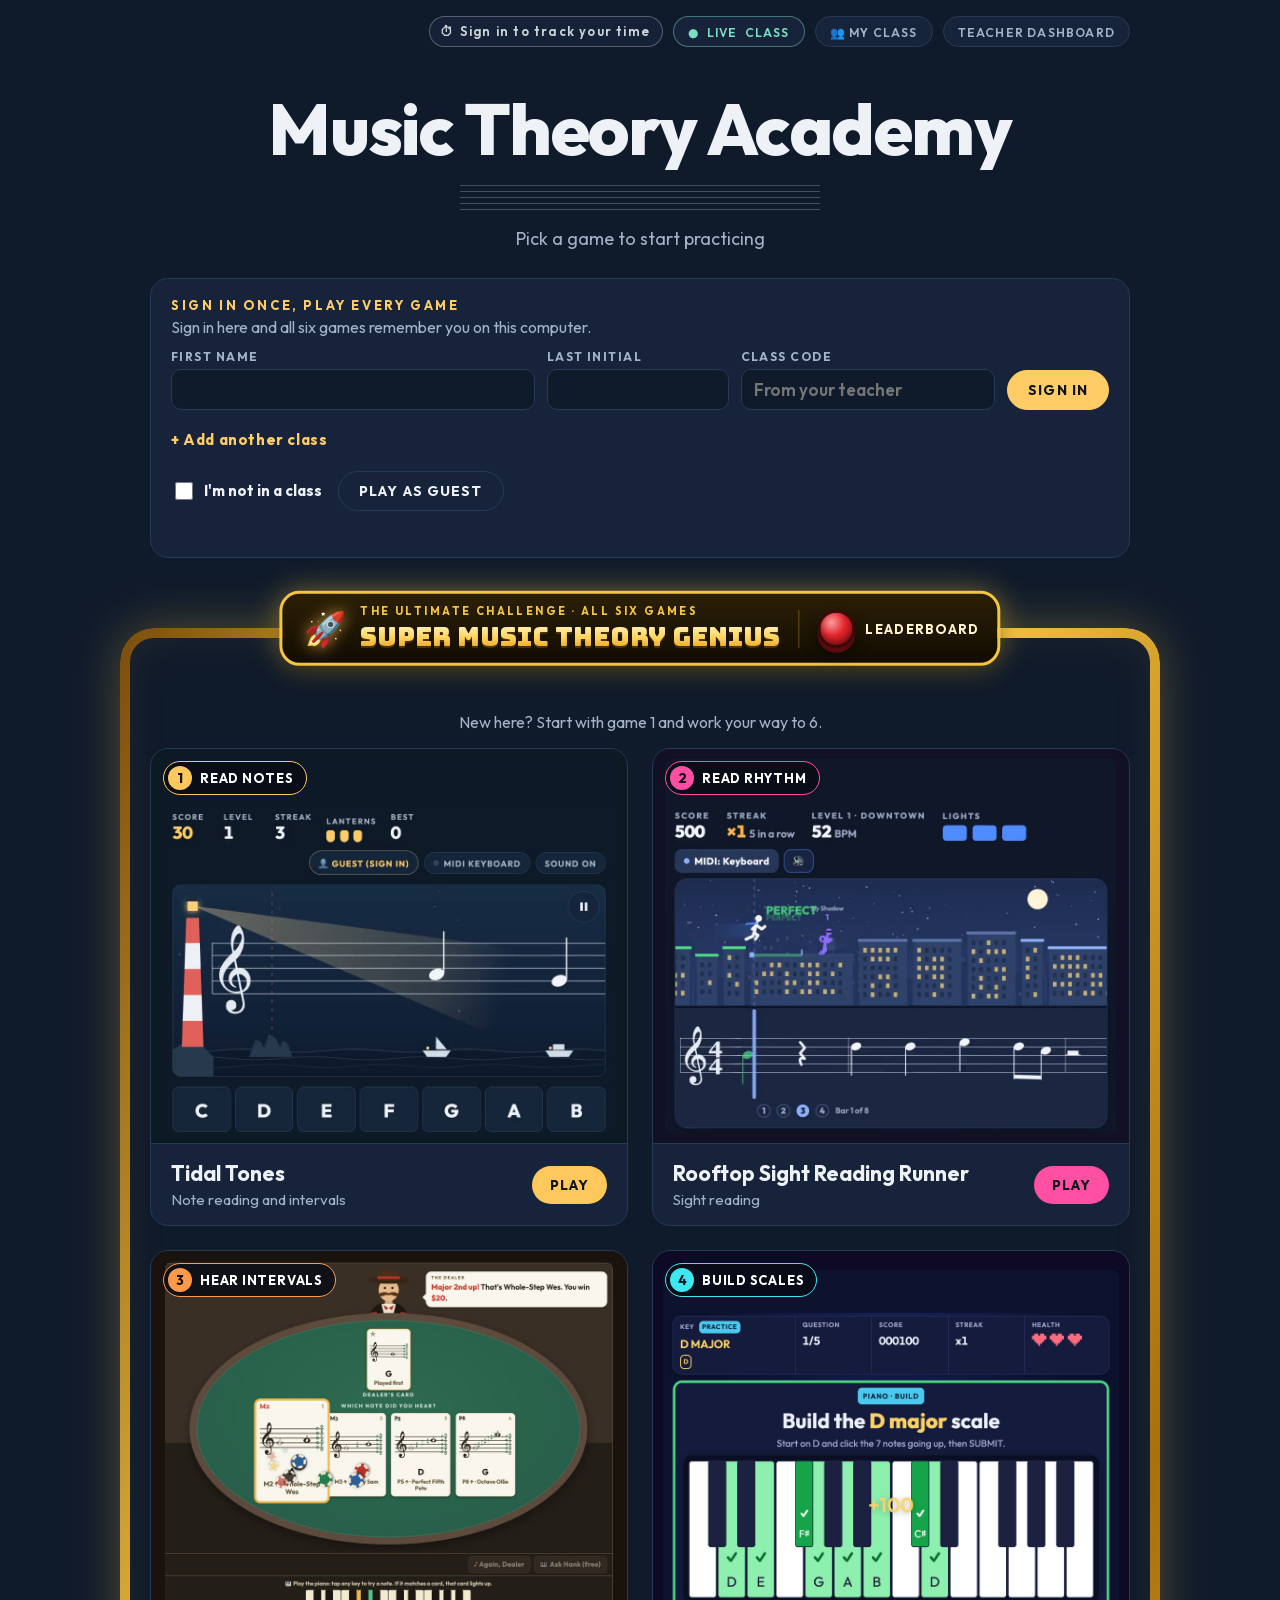
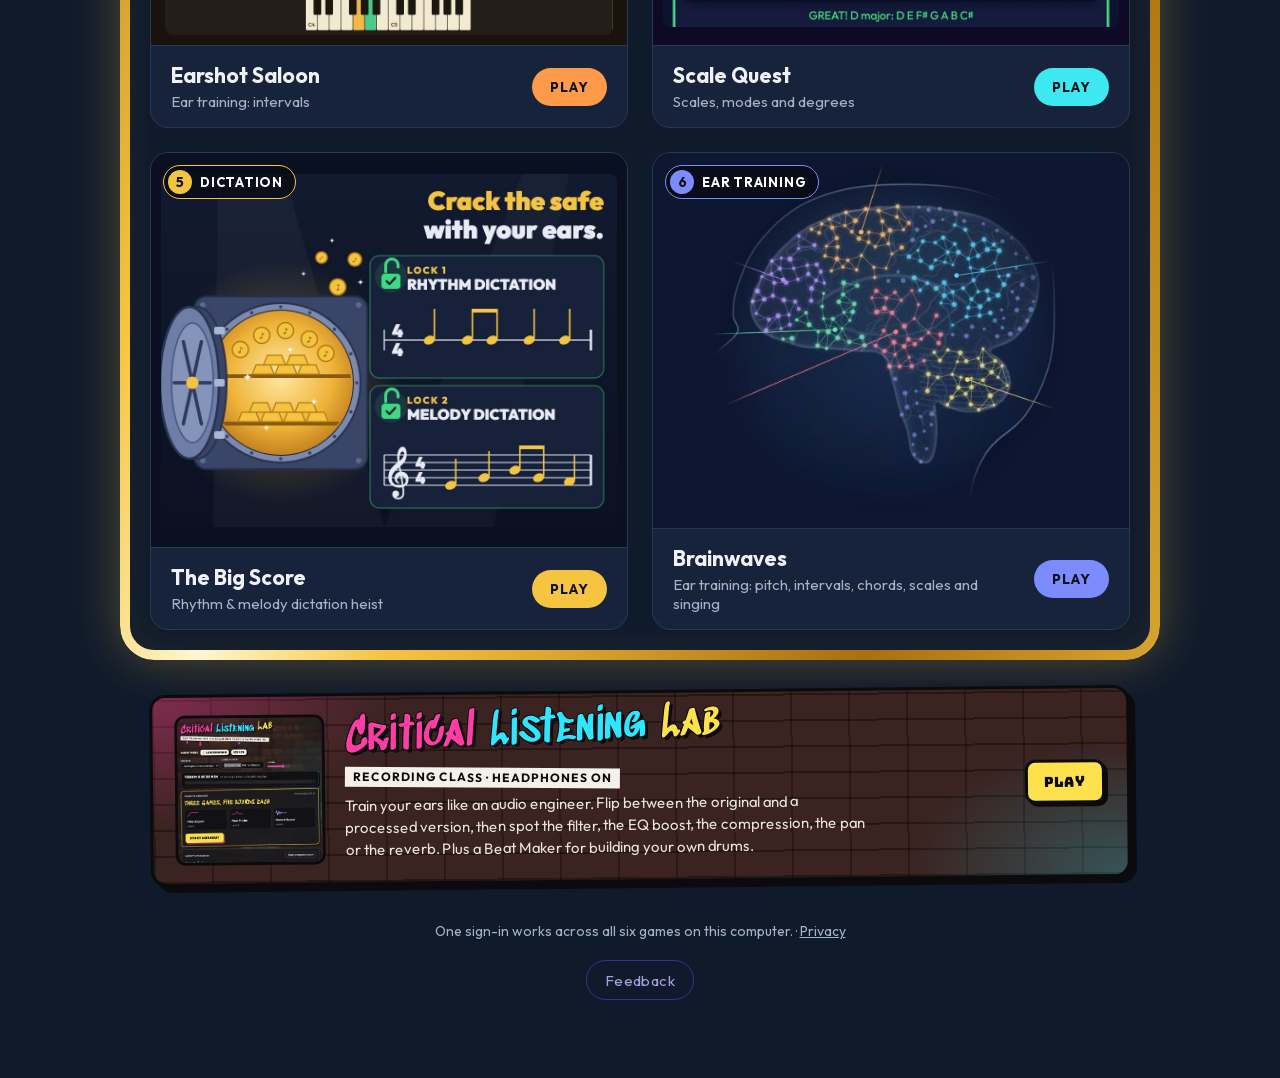
<file: index.html>
<!doctype html>
<html lang="en">
<head>
<meta charset="utf-8">
<!-- MTG_MOVE start: carries a browser's saved data from drkeyzzz.github.io to musictheorygames.org and musictheoryacademy.org. Master copy: shared/mtg-move.snippet.html; install with shared/apply-move.py, never edit the copy in a page. -->
<script>
/* musictheoryacademy.org is the one address (David, 2026-10-29: "all go to academy").
   Old address (drkeyzzz.github.io) and musictheorygames.org: pack everything this browser saved there and forward to the same
   page on musictheoryacademy.org (musictheorygames.org first checks the academy loads here; if a school blocks it, the page opens as is).
   musictheoryacademy.org: never leaves. It unpacks arriving data once per source (missing items are added, practice history is
   combined), then reloads clean.
   The data rides after the # in the link, which browsers never send to any server.
   Local test on port 8771: 127.0.0.1 = old, localhost = musictheorygames.org, academy.localhost = musictheoryacademy.org. */
(function () {
  if (window.top !== window.self) return;                       // pages shown inside another page never move
  var host = location.hostname, NEW = 'https://musictheorygames.org', ACAD = 'https://musictheoryacademy.org', OLD = 'https://drkeyzzz' + '.github.io', role = '';
  if (host === 'drkeyzzz.github.io') role = 'old';
  else if (host === 'musictheorygames.org') role = 'new';
  else if (host === 'musictheoryacademy.org') role = 'acad';
  else if (location.port === '8771') {
    NEW = 'http://localhost:8771'; ACAD = 'http://academy.localhost:8771'; OLD = 'http://127.0.0.1:8771';
    role = host === '127.0.0.1' ? 'old' : host === 'localhost' ? 'new' : host === 'academy.localhost' ? 'acad' : '';
  }
  if (!role) return;
  var FLAG = 'mtg_move_v1', TAG = '#mtgmove=', SEND = '#mtgsend=a.', ls = null;   // SEND: older academy pages asked for data this way (still read)
  try { ls = window.localStorage; ls.getItem(FLAG); } catch (e) { ls = null; }
  var page = location.pathname + location.search;
  function halt() { try { window.stop(); } catch (e) {} try { document.documentElement.style.visibility = 'hidden'; } catch (e) {} }
  function skip(k) { return k === FLAG || k === FLAG + '_old' || k.indexOf('mtg_time_lock_v1:') === 0 || k.indexOf('firebase:') === 0; }

  function b64u(bytes) {
    var s = '';
    for (var i = 0; i < bytes.length; i += 32768) s += String.fromCharCode.apply(null, bytes.subarray(i, i + 32768));
    return btoa(s).replace(/\+/g, '-').replace(/\//g, '_').replace(/=+$/, '');
  }
  function unb64u(t) {
    var s = atob(t.replace(/-/g, '+').replace(/_/g, '/')), b = new Uint8Array(s.length);
    for (var i = 0; i < s.length; i++) b[i] = s.charCodeAt(i);
    return b;
  }
  function pack(data) {
    var json = JSON.stringify(data);
    if (window.CompressionStream && window.Response && window.Blob)
      return new Response(new Blob([json]).stream().pipeThrough(new CompressionStream('gzip'))).arrayBuffer()
        .then(function (buf) { return 'z' + b64u(new Uint8Array(buf)); });
    return Promise.resolve('j' + b64u(new TextEncoder().encode(json)));
  }
  function unpack(p) {
    if (p === '-' || !p) return Promise.resolve({});
    var bytes = unb64u(p.slice(1));
    if (p.charAt(0) === 'z')
      return new Response(new Blob([bytes]).stream().pipeThrough(new DecompressionStream('gzip'))).text().then(JSON.parse);
    return Promise.resolve(JSON.parse(new TextDecoder().decode(bytes)));
  }

  // practice history: both addresses recorded different answers, so counts add up and bests take the higher one
  var ADD = { plays: 1, answers: 1, correct: 1, ms: 1, caught: 1 };
  function mergeGame(x, y) {
    for (var f in y) {
      if (f === 'skills') {
        x.skills = x.skills || {};
        for (var lab in y.skills) { var a = x.skills[lab], b = y.skills[lab]; x.skills[lab] = a ? [a[0] + b[0], a[1] + b[1]] : b; }
      } else if (typeof y[f] === 'number') x[f] = typeof x[f] !== 'number' ? y[f] : ADD[f] ? x[f] + y[f] : Math.max(x[f], y[f]);
      else if (!(f in x)) x[f] = y[f];
    }
  }
  function mergeHist(a, b) {
    if (!a || !a.days) return b;
    if (!b || !b.days) return a;
    for (var d in b.days) {
      if (!a.days[d]) { a.days[d] = b.days[d]; continue; }
      for (var g in b.days[d]) { if (!a.days[d][g]) a.days[d][g] = b.days[d][g]; else mergeGame(a.days[d][g], b.days[d][g]); }
    }
    return a;
  }
  function mergeLedger(a, b) {                                    // minutes already sent to the Practice time board, per day
    if (!a || !a.sent) return b;
    if (!b || !b.sent) return a;
    for (var d in b.sent) a.sent[d] = (a.sent[d] || 0) + b.sent[d];
    a.last = Math.max(a.last || 0, b.last || 0);
    return a;
  }
  function merge(data) {
    for (var k in data) {
      if (skip(k)) continue;
      try {
        var cur = ls.getItem(k), v = data[k];
        if (cur === null) ls.setItem(k, v);
        else if (k.indexOf('mtg_hist_v1:') === 0) ls.setItem(k, JSON.stringify(mergeHist(JSON.parse(cur), JSON.parse(v))));
        else if (k.indexOf('mtg_time_sync_v1:') === 0) ls.setItem(k, JSON.stringify(mergeLedger(JSON.parse(cur), JSON.parse(v))));
        // anything else the new address already has stays as it is
      } catch (e) {}
    }
  }

  function send(to, hash, src) {                                  // pack this browser's data and carry it to the same page at `to`
    halt();
    var data = {}, n = 0;
    if (ls) for (var i = 0; i < ls.length; i++) { var k = ls.key(i); if (k && !skip(k)) { data[k] = ls.getItem(k); n++; } }
    (n ? pack(data) : Promise.resolve('-')).then(function (p) { return p; }, function () { return '-'; }).then(function (p) {
      location.replace(to + page + TAG + (src || '') + p + '.' + encodeURIComponent(hash));
    });
  }
  function reach(origin) {                                        // can this browser load the other address? (school filters block some)
    return new Promise(function (ok) {
      var img = new Image(), t = setTimeout(function () { ok(false); }, 4000);
      img.onload = function () { clearTimeout(t); ok(true); };
      img.onerror = function () { clearTimeout(t); ok(false); };
      img.src = origin + '/screenshots/brainwaves.jpg?r=' + Date.now();
    });
  }
  var asked = location.hash.indexOf(SEND) === 0, hash = asked ? decodeURIComponent(location.hash.slice(SEND.length)) : location.hash.replace(/^#/, '');

  var STAY = 'mtg_move_stay';                                     // this tab could not reach musictheoryacademy.org: stay where it is
  var stay = false; try { stay = sessionStorage.getItem(STAY) === '1'; } catch (e) {}

  if (role === 'old') { send(ACAD, hash, 'o'); return; }          // old links go straight to the academy (marked 'o' so both sources can merge once)

  if (role === 'new') {                                           // musictheorygames.org forwards to the academy with its data (or passes data on)
    if (stay) return;
    halt();
    reach(ACAD).then(function (ok) {
      if (!ok) { try { sessionStorage.setItem(STAY, '1'); } catch (e) {} location.reload(); return; }   // the academy is blocked here: open this page
      if (location.hash.indexOf(TAG) === 0) location.replace(ACAD + page + location.hash);
      else send(ACAD, hash);
    });
    return;
  }

  if (location.hash.indexOf(TAG) === 0) {                         // data arriving at the academy: unpack once per source, then reload clean
    halt();
    var rest = location.hash.slice(TAG.length), dot = rest.indexOf('.');
    var p = dot < 0 ? rest : rest.slice(0, dot), orig = dot < 0 ? '' : decodeURIComponent(rest.slice(dot + 1));
    var key = FLAG; if (p.charAt(0) === 'o') { key = FLAG + '_old'; p = p.slice(1); }
    var done = function () {
      history.replaceState(null, '', page + (orig ? '#' + orig : ''));
      location.reload();
    };
    if (!ls || ls.getItem(key) === 'done') { done(); return; }
    unpack(p).then(merge).catch(function () {}).then(function () { try { ls.setItem(key, 'done'); } catch (e) {} done(); });
  }
})();
</script>
<!-- MTG_MOVE end -->
<meta name="viewport" content="width=device-width, initial-scale=1">
<title>Music Theory Academy</title>
<meta name="description" content="Five browser games for practicing music theory: note reading, rhythm, scales, sight reading, and ear training.">
<link href="/fonts/fonts.css" rel="stylesheet">
<script>
/* Look (skin), shared by every Music Theory Game: clean (default), day or classic. ?skin=day previews and saves one. */
(function () {
  var ok = ['clean', 'day', 'classic'], s = null;
  try { var q = new URLSearchParams(location.search).get('skin'); if (ok.indexOf(q) >= 0) { s = q; localStorage.setItem('mtg_skin_v1', q); } } catch (e) {}
  if (!s) try { s = localStorage.getItem('mtg_skin_v1'); } catch (e) {}
  document.documentElement.dataset.skin = ok.indexOf(s) >= 0 ? s : 'clean';
})();
</script>
<style>
  :root {
    --bg: #0d1420;
    --bg-glow: #1b2a44;
    --card: #141d2c;
    --card-border: #26344b;
    --text: #f1ece0;
    --muted: #9aa7bb;
    --gold: #ffc85c;
    --btn: #ffc85c;
    --btn-ink: #10131a;
    --err: #ff8a7a;
    --f-ui: "Josefin Sans", system-ui, sans-serif;
    --f-display: "Abril Fatface", Georgia, serif;
  }
  * { box-sizing: border-box; }
  html, body { margin: 0; }
  body {
    min-height: 100vh;
    background: radial-gradient(1200px 700px at 50% -10%, var(--bg-glow), var(--bg) 70%) fixed, var(--bg);
    color: var(--text);
    font-family: var(--f-ui);
    padding: 0 16px 48px;
  }
  .topbar { display: flex; justify-content: flex-end; gap: 10px; padding-top: 16px; max-width: 980px; margin: 0 auto; }
  .iconbtn { font: 600 12px var(--f-ui); letter-spacing: .1em; text-transform: uppercase; text-decoration: none; color: var(--muted); background: var(--card); border: 1px solid var(--card-border); border-radius: 999px; padding: 8px 14px 6px; cursor: pointer; }
  .iconbtn:hover { color: var(--text); border-color: var(--muted); }
  .iconbtn:focus-visible { outline: 2px solid var(--text); outline-offset: 3px; }
  .iconbtn.support { display: inline-flex; align-items: center; gap: 7px; color: var(--gold); border-color: color-mix(in srgb, var(--gold) 45%, transparent); }   /* Support page (added 2026-11-06) */
  .iconbtn.support:hover { color: var(--text); border-color: var(--gold); }
  .iconbtn.live { display: inline-flex; align-items: center; gap: 7px; color: #7be0c3; border-color: color-mix(in srgb, #7be0c3 45%, transparent); }   /* Live Class (added 2026-11-12) */
  .iconbtn.live:hover { color: var(--text); border-color: #7be0c3; }
  .tshort { display: none; }
  @media (max-width: 480px) {   /* phones: the time box, Support and Teachers fit on one row */
    .topbar { gap: 6px; }
    .topbar .iconbtn { letter-spacing: .04em; padding: 8px 10px 6px; }
    .tfull { display: none; } .tshort { display: inline; }
  }
  header {
    text-align: center;
    padding: 56px 0 36px;
  }
  .eyebrow {
    color: var(--gold);
    letter-spacing: .25em;
    font-size: 13px;
    font-weight: 700;
    text-transform: uppercase;
    margin: 0 0 10px;
  }
  h1 {
    font-family: var(--f-display);
    font-weight: 400;
    font-size: clamp(40px, 7vw, 72px);
    line-height: 1.05;
    margin: 0;
  }
  .staff {
    width: min(360px, 70%);
    height: 26px;
    margin: 18px auto 0;
    background: repeating-linear-gradient(to bottom, var(--muted) 0 1px, transparent 1px 6px);
    opacity: .35;
  }
  .sub {
    color: var(--muted);
    font-size: 18px;
    margin: 16px 0 0;
  }
  main {
    max-width: 980px;
    margin: 0 auto;
    display: grid;
    grid-template-columns: repeat(2, minmax(0, 1fr));
    gap: 24px;
  }
  .game {
    --accent: var(--gold);
    display: flex;
    flex-direction: column;
    aspect-ratio: 1 / 1;
    background: var(--card);
    border: 1px solid var(--card-border);
    border-radius: 18px;
    overflow: hidden;
    text-decoration: none;
    color: inherit;
    transition: transform .18s ease, border-color .18s ease, box-shadow .18s ease;
  }
  .game:hover, .game:focus-visible {
    transform: translateY(-4px);
    border-color: var(--accent);
    box-shadow: 0 10px 30px -10px var(--accent);
    outline: none;
  }
  .shot {
    flex: 1;
    min-height: 0;
    background: var(--shot-bg, #000);
    display: flex;
    align-items: center;
    justify-content: center;
    padding: 10px;
  }
  .shot img, .shot video {
    display: block;
    max-width: 100%;
    max-height: 100%;
    object-fit: contain;
    border-radius: 8px;
    transition: transform .25s ease;
  }
  .game:hover .shot img, .game:hover .shot video { transform: scale(1.03); }
  .info {
    display: flex;
    align-items: center;
    justify-content: space-between;
    gap: 12px;
    padding: 16px 20px;
    border-top: 1px solid var(--card-border);
  }
  .name {
    font-size: 21px;
    font-weight: 700;
    margin: 0 0 4px;
  }
  .desc {
    color: var(--muted);
    font-size: 15px;
    margin: 0;
  }
  .play {
    flex: none;
    background: var(--accent);
    color: #10131a;
    font-weight: 700;
    letter-spacing: .08em;
    text-transform: uppercase;
    font-size: 14px;
    padding: 10px 18px 8px;
    border-radius: 999px;
  }
  .tidal   { --accent: #ffc85c; --shot-bg: #0c1a23; }
  .rhythm  { --accent: #f5c542; --shot-bg: #0b1020; }
  .brainwaves { --accent: #7c8cff; --shot-bg: #0e1730; }
  /* Brainwaves card: the brain slowly breathes and glows through its area colors (still for reduced motion) */
  .brainwaves .shot img { animation: bwbreathe 6s ease-in-out infinite, bwglow 9s linear infinite; }
  /* the picture's square edges cut the head off: fade them into a round glow on the picture's own navy (2026-11-17) */
  .brainwaves .shot img { border-radius: 0; -webkit-mask-image: radial-gradient(circle at 50% 50%, #000 58%, transparent 71%); mask-image: radial-gradient(circle at 50% 50%, #000 58%, transparent 71%); }
  @keyframes bwbreathe { 0%, 100% { transform: scale(1); } 50% { transform: scale(1.045); } }
  @keyframes bwglow { 0% { filter: drop-shadow(0 0 10px #7c8cff) brightness(1); } 25% { filter: drop-shadow(0 0 16px #ff6fd8) brightness(1.08); }
    50% { filter: drop-shadow(0 0 10px #3ee8f0) brightness(1); } 75% { filter: drop-shadow(0 0 16px #ffc85c) brightness(1.08); } 100% { filter: drop-shadow(0 0 10px #7c8cff) brightness(1); } }
  .bw-shot { position: relative; }
  .bw-sparks { position: absolute; inset: 0; width: 100%; height: 100%; pointer-events: none; z-index: 1; mix-blend-mode: screen; }
  @media (prefers-reduced-motion: reduce) { .brainwaves .shot img { animation: none; } .bw-sparks { display: none; } }
  .scale   { --accent: #3ee8f0; --shot-bg: #0e0a25; }
  .rooftop { --accent: #ff4fa3; --shot-bg: #121025; }
  .earshot { --accent: #ff9a4a; --shot-bg: #1a120c; }
  /* "Start here" path: numbered stickers on the cards for guests and new students */
  .game { position: relative; }
  .step {
    position: absolute; top: 12px; left: 12px; z-index: 2;
    display: inline-flex; align-items: center; gap: 8px;
    background: rgba(8, 12, 20, .82); color: #fff; border: 1px solid var(--accent); border-radius: 999px;
    padding: 4px 12px 4px 4px; font: 700 13px var(--f-ui); letter-spacing: .06em; text-transform: uppercase;
  }
  .step b { display: grid; place-items: center; width: 24px; height: 24px; border-radius: 50%; background: var(--accent); color: #10131a; font-size: 14px; letter-spacing: 0; padding-top: 2px; }
  main:not(.path) .step { display: none; }
  .path-note { max-width: 980px; margin: 0 auto 16px; color: var(--muted); font-size: 16px; text-align: center; }
  .prog { margin: 6px 0 0; font-size: 14px; font-weight: 700; color: var(--text); opacity: .85; }
  @media (prefers-reduced-motion: reduce) { .game, .shot img, .shot video { transition: none; } }
  /* Super Music Theory Genius: a gold border around the six games, with the challenge on a plate at the top center
     and a red arcade Leaderboard button. Critical Listening Lab stays outside it (not part of the challenge). */
  .genius-ring { position: relative; max-width: 1040px; margin: 70px auto 0; padding: 84px 30px 30px; border-radius: 34px;
    box-shadow: 0 0 50px rgba(245, 197, 66, .3), inset 0 0 50px rgba(245, 197, 66, .1); }
  /* the thick gold band: a moving gold gradient cut down to a 10px ring, so the inside stays the page's own background */
  .genius-ring::before { content: ''; position: absolute; inset: 0; padding: 10px; border-radius: inherit; pointer-events: none;
    background: linear-gradient(110deg, #7a4d0c 0%, #f5c542 18%, #fff7d1 25%, #f5c542 32%, #a8700f 50%, #f5c542 68%, #fff7d1 75%, #f5c542 82%, #7a4d0c 100%);
    background-size: 200% 100%; animation: goldshimmer 4s linear infinite;
    -webkit-mask: linear-gradient(#000 0 0) content-box, linear-gradient(#000 0 0); -webkit-mask-composite: xor; mask-composite: exclude; }
  @keyframes goldshimmer { to { background-position: -200% 0; } }
  @media (prefers-reduced-motion: reduce) { .genius-ring::before { animation: none; } }
  .genius { position: absolute; top: 0; left: 50%; transform: translate(-50%, -50%); z-index: 4; display: flex; align-items: center; gap: 18px;
    padding: 12px 18px 12px 22px; background: linear-gradient(180deg, #2b1f06, #120c02); border: 3px solid #f5c542; border-radius: 20px; white-space: nowrap;
    box-shadow: 0 0 30px rgba(245, 197, 66, .45), 0 10px 26px -10px #000; }
  .genius .go { display: flex; align-items: center; gap: 14px; color: #fff3d0; text-decoration: none; }
  .genius .rk { font-size: 34px; line-height: 1; filter: drop-shadow(0 0 8px rgba(255, 190, 80, .7)); }
  .genius small { display: block; font: 700 11px/1 var(--f-ui, 'Outfit', sans-serif); letter-spacing: .22em; color: #f5c542; margin-bottom: 6px; }
  .genius b { display: block; font: 400 clamp(17px, 2.6vw, 26px)/1.05 'Bungee', sans-serif; background: linear-gradient(180deg, #fff6c9, #ffd257 55%, #e09a1c);
    -webkit-background-clip: text; background-clip: text; color: transparent; filter: drop-shadow(0 2px 0 #4a3005); }
  .genius .go:hover b, .genius .go:focus-visible b { filter: drop-shadow(0 0 10px rgba(255, 210, 90, .8)); }
  .genius .lb { display: flex; align-items: center; gap: 10px; padding-left: 18px; border-left: 1px solid rgba(245, 197, 66, .35); color: #fff3d0; text-decoration: none;
    font: 700 13px var(--f-ui, 'Outfit', sans-serif); letter-spacing: .1em; text-transform: uppercase; }
  .redbtn { width: 38px; height: 38px; border-radius: 50%; flex: none; background: radial-gradient(circle at 35% 30%, #ff9a9a, #e3242b 45%, #8e0d12);
    border: 3px solid #3a0a0c; box-shadow: 0 5px 0 #5a0a0e, 0 7px 14px rgba(0, 0, 0, .5), inset 0 -3px 6px rgba(0, 0, 0, .35); transition: transform .1s, box-shadow .1s; }
  .genius .lb:hover .redbtn { filter: brightness(1.12); }
  .genius .lb:active .redbtn { transform: translateY(4px); box-shadow: 0 1px 0 #5a0a0e, 0 2px 6px rgba(0, 0, 0, .5), inset 0 -3px 6px rgba(0, 0, 0, .35); }
  .genius-ring .path-note { margin-top: 0; }
  @media (max-width: 760px) {
    .genius-ring { margin-top: 24px; padding: 18px 16px 16px; }
    .genius-ring::before { padding: 7px; }
    .genius { position: static; transform: none; white-space: normal; flex-wrap: wrap; justify-content: center; margin: 0 auto 18px; max-width: 100%; }
    .genius .lb { border-left: 0; padding-left: 0; }
  }
  /* Critical Listening Lab: a smaller graffiti banner under the theory games (its own look on purpose) */
  .cll { display: flex; align-items: center; gap: 20px; max-width: 980px; margin: 30px auto 0; padding: 18px 22px; border-radius: 16px; text-decoration: none; color: #f4f1ea;
    background: radial-gradient(22rem 12rem at 0% 0%, rgba(255,62,165,.35), transparent 70%), radial-gradient(20rem 12rem at 100% 100%, rgba(46,230,255,.25), transparent 70%),
      repeating-linear-gradient(0deg, rgba(0,0,0,.35) 0 2px, transparent 2px 26px), repeating-linear-gradient(90deg, rgba(0,0,0,.28) 0 2px, transparent 2px 58px), #3a2320;
    border: 3px solid #0b0b0d; box-shadow: 6px 6px 0 #0b0b0d; transform: rotate(-.6deg); transition: transform .2s ease; }
  .cll:hover, .cll:focus-visible { transform: rotate(0) scale(1.01); }
  .cll img { width: 150px; aspect-ratio: 1; object-fit: cover; object-position: top; border-radius: 10px; border: 3px solid #0b0b0d; flex: none; }
  .cll .t { font: 400 clamp(28px, 4.6vw, 44px)/1 'Sedgwick Ave Display', cursive; margin: 0; transform: rotate(-2deg); transform-origin: left; }
  .cll .t span { -webkit-text-stroke: 2px #0b0b0d; paint-order: stroke fill; text-shadow: 3px 3px 0 #0b0b0d; }
  .cll .t .a { color: #ff3ea5; } .cll .t .b { color: #2ee6ff; } .cll .t .c { color: #ffe14d; }
  .cll .tag { display: inline-block; margin: 8px 0 6px; background: #f4f1ea; color: #0b0b0d; font: 700 12px/1 'Outfit', sans-serif; letter-spacing: .08em; text-transform: uppercase; padding: 4px 8px; transform: rotate(1deg); }
  .cll p.x { margin: 0; font-size: 15px; line-height: 1.45; color: #e9e3da; max-width: 52ch; }
  .cll .go { flex: none; margin-left: auto; font: 400 14px 'Bungee', sans-serif; background: #ffe14d; color: #0b0b0d; border: 3px solid #0b0b0d; border-radius: 10px; padding: 10px 16px; box-shadow: 3px 3px 0 #0b0b0d; }
  @media (max-width: 640px) { .cll { flex-wrap: wrap; } .cll img { width: 96px; } .cll .go { margin-left: 0; } }
  @media (prefers-reduced-motion: reduce) { .cll { transition: none; } }
  footer {
    text-align: center;
    color: var(--muted);
    font-size: 14px;
    margin-top: 40px;
  }

  /* sign in once here: all the games read the same saved student */
  .who { max-width: 980px; margin: 0 auto 28px; background: var(--card); border: 1px solid var(--card-border); border-radius: 18px; padding: 18px 20px; }
  .who h2 { margin: 0 0 4px; font-size: 13px; font-weight: 700; letter-spacing: .2em; text-transform: uppercase; color: var(--gold); }
  .who p { margin: 0; color: var(--muted); }
  .who form { display: grid; grid-template-columns: minmax(0, 2fr) minmax(0, 1fr) minmax(0, 1.4fr) auto; gap: 10px 12px; align-items: end; margin-top: 12px; }
  .who label { display: flex; flex-direction: column; gap: 5px; font-size: 12px; font-weight: 700; letter-spacing: .12em; text-transform: uppercase; color: var(--muted); min-width: 0; }
  .who input[type="text"] { font: 600 17px var(--f-ui); color: var(--text); background: var(--bg); border: 1px solid var(--card-border); border-radius: 10px; padding: 11px 12px 8px; width: 100%; }
  .who input[type="text"]:focus { outline: 2px solid var(--gold); outline-offset: 1px; }
  .who input:disabled { opacity: .4; }
  .who button { font: 700 14px var(--f-ui); letter-spacing: .08em; text-transform: uppercase; border-radius: 999px; padding: 12px 20px 9px; cursor: pointer; border: 1px solid var(--btn); background: var(--btn); color: var(--btn-ink); }
  .who button.ghost { background: transparent; color: var(--text); border-color: var(--card-border); }
  .who button:hover, .who a.report:hover { filter: brightness(1.08); }
  .who a.report { font: 700 14px var(--f-ui); letter-spacing: .08em; text-transform: uppercase; border-radius: 999px; padding: 12px 20px 9px; border: 1px solid var(--btn); background: var(--btn); color: var(--btn-ink); text-decoration: none; display: inline-flex; align-items: center; gap: 6px; }
  .who button:disabled { opacity: .5; cursor: default; }
  .who .row { display: flex; flex-wrap: wrap; align-items: center; gap: 10px 16px; margin-top: 12px; }
  .who .solo { flex-direction: row; align-items: center; gap: 8px; font-size: 15px; letter-spacing: 0; text-transform: none; color: var(--text); cursor: pointer; }
  .who .solo input { width: 18px; height: 18px; accent-color: var(--gold); }
  .who .more { grid-column: 1 / -1; display: flex; flex-wrap: wrap; align-items: center; gap: 8px 12px; }
  .who .extra { display: flex; align-items: center; gap: 6px; width: min(100%, 220px); }
  .who button.x { padding: 6px 10px 4px; background: transparent; color: var(--muted); border-color: var(--card-border); }
  .who button.add { padding: 2px 0; border: 0; background: none; color: var(--gold); letter-spacing: .04em; text-transform: none; font-size: 15px; }
  .who button.add[hidden] { display: none; }
  .who .err { color: var(--err); min-height: 1.3em; margin-top: 8px; }
  .who .me { display: flex; flex-wrap: wrap; align-items: center; gap: 10px 18px; }
  .who .me b { color: var(--text); font-size: 22px; font-weight: 700; }
  .who .me .cls { color: var(--gold); font-weight: 700; }
  /* signed in: "Hi Maya!" with rank, streak and a big Continue into the last game played */
  .hi { display: flex; flex-wrap: wrap; align-items: center; justify-content: space-between; gap: 14px 24px; }
  .hi h2.hello { margin: 0; font: 400 clamp(28px, 4vw, 38px)/1.1 var(--f-display); letter-spacing: 0; text-transform: none; color: var(--text); }
  .hi .chips { display: flex; flex-wrap: wrap; gap: 8px; margin-top: 10px; }
  .hi .chip { display: inline-flex; align-items: center; gap: 6px; padding: 5px 12px 3px; border-radius: 999px; border: 1px solid var(--card-border); background: var(--bg); font-size: 15px; font-weight: 700; color: var(--text); }
  .hi .me { display: block; margin-top: 10px; color: var(--muted); font-size: 15px; }
  .hi .me b { font-size: inherit; color: var(--text); }
  .hi .me .cls::before { content: " · "; color: var(--muted); font-weight: 400; }
  .clssel { font: 700 15px var(--f-ui, inherit); color: var(--gold); background: var(--bg); border: 2px solid var(--gold); border-radius: 999px; padding: 4px 12px; margin: 0 0 0 6px; cursor: pointer; max-width: 100%; }
  .me label.clsl { display: inline; margin: 0; font: inherit; letter-spacing: 0; text-transform: none; color: inherit; }
  .clssel option { color: var(--text); background: var(--bg); }
  .clssel:focus-visible { outline: 3px solid var(--gold); outline-offset: 2px; }
  .cont-box { display: flex; flex-direction: column; align-items: flex-start; gap: 6px; }
  .cont { display: inline-flex; align-items: center; gap: 10px; font: 700 20px var(--f-ui); letter-spacing: .06em; text-transform: uppercase; text-decoration: none; color: var(--btn-ink); background: var(--btn); border-radius: 999px; padding: 15px 30px 12px; }
  .cont:hover { filter: brightness(1.08); }
  .cont:focus-visible, .q .go:focus-visible, .who a.report:focus-visible, .who button:focus-visible { outline: 2px solid var(--text); outline-offset: 3px; }
  .cont-box small { color: var(--muted); font-size: 14px; }

  /* today's quests: the two weakest skills across the games, plus the daily goal */
  .quests { max-width: 980px; margin: 0 auto 28px; }
  .quests > h2 { margin: 0 0 12px; font-size: 13px; font-weight: 700; letter-spacing: .2em; text-transform: uppercase; color: var(--gold); }
  .qgrid { display: grid; grid-template-columns: repeat(auto-fit, minmax(240px, 1fr)); gap: 14px; }
  .q { --accent: var(--gold); display: flex; flex-direction: column; gap: 8px; background: var(--card); border: 1px solid var(--card-border); border-top: 3px solid var(--accent); border-radius: 16px; padding: 14px 16px 16px; min-width: 0; }
  .q .qk { margin: 0; display: flex; align-items: center; gap: 7px; font-size: 12px; font-weight: 700; letter-spacing: .14em; text-transform: uppercase; color: var(--muted); }
  .q .qk i { width: 9px; height: 9px; border-radius: 50%; background: var(--accent); flex: none; }
  .q .qn { font-size: 19px; font-weight: 700; overflow-wrap: anywhere; }
  .q .qt { margin: 0; color: var(--muted); font-size: 15px; }
  .q .qrow { display: flex; align-items: center; gap: 10px; }
  .q .qp { font-weight: 700; font-variant-numeric: tabular-nums; min-width: 3.2em; text-align: right; }
  .bar { flex: 1; position: relative; height: 10px; border-radius: 999px; background: var(--bg); border: 1px solid var(--card-border); overflow: hidden; }
  .bar i { display: block; height: 100%; background: var(--accent); border-radius: 999px; }
  .bar em { position: absolute; top: 0; bottom: 0; left: 85%; width: 2px; background: var(--text); opacity: .5; }
  .q .go { margin-top: auto; align-self: flex-start; text-decoration: none; font: 700 14px var(--f-ui); letter-spacing: .08em; text-transform: uppercase; color: #10131a; background: var(--accent); border-radius: 999px; padding: 10px 18px 8px; }
  .q .go:hover { filter: brightness(1.08); }
  .q.done .qn { color: var(--accent); animation: goal .6s cubic-bezier(.2, 1.6, .4, 1) both; transform-origin: left center; }
  /* "From your teacher": the class's assignment for today, before the other quests */
  .q.tq { background: linear-gradient(color-mix(in srgb, var(--accent) 7%, transparent), transparent 70%), var(--card); }
  .q.tq .qk { color: var(--text); }
  /* an assignment or test that still needs doing: red outline that pulses, so nobody misses it among the quests */
  .q.must { border: 2px solid #ff3b4e; border-top-width: 3px; animation: mustpulse 1.6s ease-in-out infinite; }
  @keyframes mustpulse { 0%, 100% { box-shadow: 0 0 0 0 rgba(255, 59, 78, .55); } 50% { box-shadow: 0 0 0 7px rgba(255, 59, 78, 0), 0 0 24px rgba(255, 59, 78, .45); } }
  @media (prefers-reduced-motion: reduce) { .q.must { animation: none; box-shadow: 0 0 18px rgba(255, 59, 78, .4); } }
  .q.tq .qp { min-width: 0; white-space: nowrap; font-size: 15px; }
  .q.tq.done .qp { color: var(--accent); }
  html[data-skin="day"] .q.tq.done :is(.qn, .qp) { color: var(--text); }
  footer a { color: inherit; }
  footer .teach { display: block; margin-top: 10px; font-size: 13px; opacity: .8; }
  @keyframes goal { from { transform: scale(.7); opacity: .3; } }
  @media (prefers-reduced-motion: reduce) { .q.done .qn { animation: none; } }
  [hidden] { display: none !important; }
  /* tooltips on the top area's buttons (hover, keyboard focus, long press on touch) */
  .tip { position: fixed; z-index: 50; left: 0; top: 0; max-width: min(260px, calc(100vw - 16px)); padding: 8px 12px 5px; border-radius: 8px; border: 1px solid var(--gold); background: var(--card); color: var(--text); font: 600 14px/1.35 var(--f-ui); text-align: left; box-shadow: 0 10px 24px -12px rgba(0, 0, 0, .8); pointer-events: none; animation: tip .12s ease-out both; }
  [data-tip] { -webkit-touch-callout: none; }
  @keyframes tip { from { opacity: 0; transform: translateY(-3px); } }
  .tip.up { animation-name: tip-up; }
  @keyframes tip-up { from { opacity: 0; transform: translateY(3px); } }
  @media (prefers-reduced-motion: reduce) { .tip { animation: none; } }

  /* ---------- Look: html[data-skin] = clean (default) | day | classic ----------
     Classic is the original look above, untouched. Clean and Day only swap colors, fonts and shadows. */
  html:not([data-skin="classic"]) {
    --bg: #0f1a2b; --bg-glow: #0f1a2b; --card: #16233a; --card-border: #263a56;
    --text: #eef2f7; --muted: #a3b2c6; --gold: #ffcc66; --btn: #ffcc66; --btn-ink: #10131a; --err: #ff8a7a;
    --f-ui: "Outfit", ui-sans-serif, system-ui, sans-serif; --f-display: "Outfit", ui-sans-serif, system-ui, sans-serif;
  }
  html[data-skin="day"] {
    color-scheme: light;
    --bg: #f3f6fb; --bg-glow: #f3f6fb; --card: #ffffff; --card-border: #d8e0eb;
    --text: #17233a; --muted: #52627a; --gold: #9a5b00; --btn: #ffc24d; --btn-ink: #17130a; --err: #c2410c;
  }
  html:not([data-skin="classic"]) h1 { font-weight: 800; letter-spacing: -.02em; }
  html:not([data-skin="classic"]) .hi h2.hello { font-weight: 800; letter-spacing: -.01em; }
  html:not([data-skin="classic"]) header { padding: 44px 0 28px; }
  html:not([data-skin="classic"]) .game:hover, html:not([data-skin="classic"]) .game:focus-visible { box-shadow: 0 14px 28px -18px rgba(0, 0, 0, .7); }
  html[data-skin="day"] .game:hover, html[data-skin="day"] .game:focus-visible { box-shadow: 0 14px 28px -18px rgba(23, 35, 58, .45); }
  html[data-skin="day"] :is(.game, .who, .q) { box-shadow: 0 6px 18px -14px rgba(23, 35, 58, .35); }
  html:not([data-skin="classic"]) :is(.play, .q .go, .who button, .who a.report) { padding-top: 10px; padding-bottom: 10px; }
  html:not([data-skin="classic"]) .step b { padding-top: 0; }
  html:not([data-skin="classic"]) .cont { padding: 14px 30px; }
  html:not([data-skin="classic"]) :is(.who input[type="text"], .hi .chip) { padding-top: 9px; padding-bottom: 9px; }
  html:not([data-skin="classic"]) .hi .chip { padding-top: 4px; padding-bottom: 4px; }
  html:not([data-skin="classic"]) .play { padding: 9px 18px; }
  html:not([data-skin="classic"]) .tip { padding: 7px 11px; border-color: transparent; background: #eef2f7; color: #0f1a2b; font-weight: 500; }
  html[data-skin="day"] .tip { background: #17233a; color: #fff; box-shadow: 0 10px 24px -12px rgba(23, 35, 58, .6); }
  @media (max-width: 720px) { .who form { grid-template-columns: minmax(0, 1fr) 110px; } .who form .code { grid-column: 1 / -1; } .who form button { grid-column: 1 / -1; } }
  @media (max-width: 640px) {
    header { padding: 40px 0 28px; }
    main { grid-template-columns: minmax(0, 1fr); gap: 18px; }
    .name { font-size: 19px; }
    .cont-box { width: 100%; }
    .cont { width: 100%; justify-content: center; }
  }
</style>
</head>
<body>
  <nav class="topbar" aria-label="Site"><a class="iconbtn live" href="live/" data-tip="Live Class: when your teacher asks the class a question, answer it here from your own device. Only your teacher sees your answers. Teachers: open it to run Live Class."><span aria-hidden="true">●</span>Live<span class="tfull"> Class</span></a><a class="iconbtn" href="report/#class" data-tip="See everyone in your class: their avatars and who practiced the most this week."><span aria-hidden="true">👥</span><span class="tfull"> My Class</span></a><a class="iconbtn" href="teacher/all/"><span class="tfull">Teacher Dashboard</span><span class="tshort">Teachers</span></a></nav>
  <header>
    <h1>Music Theory Academy</h1>
    <div class="staff" aria-hidden="true"></div>
    <p class="sub">Pick a game to start practicing</p>
  </header>

  <section class="who" id="who" aria-label="Sign in">
    <div id="who-in" hidden>
      <div class="hi">
        <div>
          <h2 class="hello" id="hi-name">Hi!</h2>
          <div class="chips"><span class="chip" id="hi-rank"></span><span class="chip" id="hi-streak"></span></div>
          <div class="me">Signed in for all six games as <b id="who-name"></b><span class="cls" id="who-class"></span></div>
        </div>
        <div class="cont-box" id="hi-go" hidden>
          <a class="cont" id="hi-cont" href="#" data-tip="Jump back into the last game you played"><span aria-hidden="true">▶</span> Continue</a>
          <small id="hi-last"></small>
        </div>
      </div>
      <div class="row">
        <a class="report" href="report/" data-tip="See your badges, scores and progress in every game"><span aria-hidden="true">🏆</span> My Report</a>
        <span id="mtg-msg-slot" data-btn="ghost" data-popup="1"></span>
        <button class="ghost" type="button" id="who-class-btn" data-tip="See or change your class codes">My classes</button>
        <button class="ghost" type="button" id="who-switch" data-tip="Sign in as a different student on this computer">Not you? Switch student</button>
      </div>
    </div>
    <div id="who-out">
      <h2>Sign in once, play every game</h2>
      <p id="who-help">Sign in here and all six games remember you on this computer.</p>
      <form id="who-form" autocomplete="off" novalidate>
        <label for="w-first">First name<input type="text" id="w-first" maxlength="15" autocapitalize="words" spellcheck="false"></label>
        <label for="w-init">Last initial<input type="text" id="w-init" maxlength="1" autocapitalize="characters" spellcheck="false"></label>
        <label class="code" for="w-code">Class code<input type="text" id="w-code" maxlength="7" autocapitalize="characters" spellcheck="false" placeholder="From your teacher"></label>
        <button type="submit" id="w-go" data-tip="Save your name and class so every game remembers you">Sign in</button>
        <div class="more" id="w-more"><button class="add" type="button" id="w-add" data-tip="In more than one class? Add another code (up to 3)">+ Add another class</button></div>
      </form>
      <div class="row">
        <label class="solo" for="w-solo"><input type="checkbox" id="w-solo"> I'm not in a class</label>
        <button class="ghost" type="button" id="w-guest" data-tip="Play without signing in. Nothing is saved.">Play as guest</button>
      </div>
      <p class="err" id="w-error" role="alert"></p>
    </div>
  </section>
  <div class="tip" id="tip" role="tooltip" aria-hidden="true" hidden></div>
  <div id="tips" hidden></div>

  <section class="quests" id="quests" aria-labelledby="q-head" hidden>
    <h2 id="q-head">Today's quests</h2>
    <div class="qgrid" id="q-list"></div>
  </section>

  <section class="genius-ring" aria-label="The six theory games and the Super Music Theory Genius challenge">
    <div class="genius">
      <a class="go" href="../super-genius/" aria-label="Take the Super Music Theory Genius challenge">
        <span class="rk" aria-hidden="true">🚀</span>
        <span><small>THE ULTIMATE CHALLENGE · ALL SIX GAMES</small><b>Super Music Theory Genius</b></span>
      </a>
      <a class="lb" href="../super-genius/#leaderboard"><span class="redbtn" aria-hidden="true"></span>Leaderboard</a>
    </div>
  <p class="path-note" id="path-note">New here? Start with game 1 and work your way to 6.</p>
  <main id="games" class="path">
    <a class="game tidal" data-game="tidal" href="https://drkeyzzz.github.io/tidal-tones/">
      <span class="step" aria-hidden="true"><b>1</b>Read notes</span>
      <div class="shot"><video src="screenshots/tidal-tones.mp4" poster="screenshots/tidal-tones.jpg" autoplay muted loop playsinline aria-label="Tidal Tones gameplay: boats sail toward the lighthouse as notes are named"></video></div>
      <div class="info">
        <div>
          <p class="name">Tidal Tones</p>
          <p class="desc">Note reading and intervals</p>
          <p class="prog" hidden></p>
        </div>
        <span class="play">Play</span>
      </div>
    </a>

    <a class="game rooftop" data-game="rooftop" href="https://drkeyzzz.github.io/rooftop-runner/">
      <span class="step" aria-hidden="true"><b>2</b>Read rhythm</span>
      <div class="shot"><video src="screenshots/rooftop-runner.mp4" poster="screenshots/rooftop-runner.jpg" autoplay muted loop playsinline aria-label="Rooftop Sight Reading Runner gameplay: the runner jumps across rooftops as notes reach the line"></video></div>
      <div class="info">
        <div>
          <p class="name">Rooftop Sight Reading Runner</p>
          <p class="desc">Sight reading</p>
          <p class="prog" hidden></p>
        </div>
        <span class="play">Play</span>
      </div>
    </a>

    <a class="game earshot" data-game="earshot" href="https://drkeyzzz.github.io/earshot-saloon/">
      <span class="step" aria-hidden="true"><b>3</b>Hear intervals</span>
      <div class="shot"><img src="screenshots/earshot-saloon.jpg" alt="Earshot Saloon: the dealer's card and four note cards on a round saloon table"></div>
      <div class="info">
        <div>
          <p class="name">Earshot Saloon</p>
          <p class="desc">Ear training: intervals</p>
          <p class="prog" hidden></p>
        </div>
        <span class="play">Play</span>
      </div>
    </a>

    <a class="game scale" data-game="scale" href="https://drkeyzzz.github.io/scale-quest/">
      <span class="step" aria-hidden="true"><b>4</b>Build scales</span>
      <div class="shot"><img src="screenshots/scale-quest.jpg" alt="Scale Quest: building the D major scale on the piano"></div>
      <div class="info">
        <div>
          <p class="name">Scale Quest</p>
          <p class="desc">Scales, modes and degrees</p>
          <p class="prog" hidden></p>
        </div>
        <span class="play">Play</span>
      </div>
    </a>

    <a class="game rhythm" data-game="rhythm" href="https://drkeyzzz.github.io/rhythm-trainer/">
      <span class="step" aria-hidden="true"><b>5</b>Dictation</span>
      <div class="shot"><img src="screenshots/rhythm-trainer.jpg?v=3" alt="The Big Score: crack the safe with your ears. Lock 1 is rhythm dictation, Lock 2 is melody dictation, and the vault full of gold opens."></div>
      <div class="info">
        <div>
          <p class="name">The Big Score</p>
          <p class="desc">Rhythm &amp; melody dictation heist</p>
          <p class="prog" hidden></p>
        </div>
        <span class="play">Play</span>
      </div>
    </a>

    <a class="game brainwaves" data-game="brainwaves" href="https://drkeyzzz.github.io/brainwaves/">
      <span class="step" aria-hidden="true"><b>6</b>Ear training</span>
      <div class="shot bw-shot"><canvas class="bw-sparks" aria-hidden="true"></canvas><img src="screenshots/brainwaves.jpg" alt="Brainwaves: a glowing brain where each area is an ear-training game"></div>
      <div class="info">
        <div>
          <p class="name">Brainwaves</p>
          <p class="desc">Ear training: pitch, intervals, chords, scales and singing</p>
          <p class="prog" hidden></p>
        </div>
        <span class="play">Play</span>
      </div>
    </a>

  </main>
  </section>

  <a class="cll" href="https://drkeyzzz.github.io/critical-listening-lab/" aria-label="Play Critical Listening Lab">
    <img src="screenshots/critical-listening-lab.jpg" alt="">
    <div>
      <p class="t"><span class="a">Critical</span> <span class="b">Listening</span> <span class="c">Lab</span></p>
      <span class="tag">Recording class · headphones on</span>
      <p class="x">Train your ears like an audio engineer. Flip between the original and a processed version, then spot the filter, the EQ boost, the compression, the pan or the reverb. Plus a Beat Maker for building your own drums.</p>
    </div>
    <span class="go">Play</span>
  </a>

  <footer>One sign-in works across all six games on this computer. · <a href="privacy/" style="color:inherit">Privacy</a></footer>

<script>
(() => {
// The same saved student every game reads: localStorage 'rdt_profile_v1' = {first, init, classCode, className, classOwner, classes},
// with guests marked for this tab in sessionStorage 'music_guest'. Class codes are checked in the shared Firebase project.
const $ = id => document.getElementById(id);
const PROFILE_KEY = 'rdt_profile_v1', GUEST_KEY = 'music_guest';
const FIREBASE = { apiKey: 'AIzaSyDU9vbCWJ4yWuD8bAX984DmQF4dvo13BHs', authDomain: 'rhythm-trainer-fc313.firebaseapp.com', projectId: 'rhythm-trainer-fc313', appId: '1:956677028482:web:c3ec72a279e61b6f6c929b' };
let fbP = null;
function fb() {
  const SDK = 'https://www.gstatic.com/firebasejs/10.12.2/';
  fbP = fbP || Promise.all([import(SDK + 'firebase-app.js'), import(SDK + 'firebase-firestore.js')])
    .then(([appMod, fs]) => ({ fs, db: fs.getFirestore(appMod.initializeApp(FIREBASE)) }))
    .catch(e => { fbP = null; throw e; });
  return fbP;
}
const wait = p => Promise.race([p, new Promise((_, bad) => setTimeout(() => bad(new Error('timeout')), 12000))]);
const isGuest = () => { try { return sessionStorage.getItem(GUEST_KEY) === '1'; } catch { return false; } };
function getProfile() { if (isGuest()) return null; try { const p = JSON.parse(localStorage.getItem(PROFILE_KEY) || 'null'); return p && p.first && p.init ? p : null; } catch { return null; } }
function setProfile(p) { try { localStorage.setItem(PROFILE_KEY, JSON.stringify(p)); sessionStorage.removeItem(GUEST_KEY); } catch {} }
// Every class this student is in, main class first (max 3); [] when not in a class.
function classesOf(p) {
  if (!p) return [];
  const list = Array.isArray(p.classes) && p.classes.length ? p.classes
    : (p.classCode ? [{ code: p.classCode, name: p.className || p.classCode, owner: p.classOwner || '' }] : []);
  return list.filter(c => c && c.code).slice(0, 3);
}
// classes[0] is the main class: classCode/className/classOwner always mirror it, for code that only knows one class
const withClasses = (p, list) => { const act = (p && list.find(c => c.code === p.classCode)) || list[0]; return { ...p, classes: act ? [act] : [], saved: list, classCode: act ? act.code : '', className: act ? act.name : '', classOwner: act ? act.owner : '' }; };
/* MTG_CLASSSWITCH: a student can save up to 3 classes (p.saved) but only ONE is active (p.classes = [active]); scores, practice and tests count for the active class */
const savedOf = p => { if (!p) return []; const l = Array.isArray(p.saved) && p.saved.length ? p.saved : classesOf(p); return l.filter(c => c && c.code).slice(0, 3); };
const prefillOf = p => { const s = savedOf(p); return p ? [...s.filter(c => c.code === p.classCode), ...s.filter(c => c.code !== p.classCode)] : []; };
function switchClass(code) { const p = getProfile(), s = savedOf(p), c = s.find(x => x.code === code); if (!p || !c) return; setProfile({ ...p, classCode: c.code, className: c.name || c.code, classOwner: c.owner || '', classes: [c], saved: s }); location.reload(); }
const switchHTML = p => { const s = savedOf(p); return s.length > 1 ? `<div id="w-switchrow" role="group" aria-label="Switch class" style="margin:0 0 14px"><div style="font-weight:700;margin-bottom:6px">Your classes (tap to switch)</div><div style="display:flex;gap:8px;flex-wrap:wrap">${s.map(c => `<button type="button" data-switch-class="${String(c.code).replace(/[^A-Za-z0-9]/g, '')}" aria-pressed="${c.code === p.classCode}" style="font:inherit;font-weight:700;padding:10px 16px;border-radius:999px;cursor:pointer;background:transparent;color:inherit;border:${c.code === p.classCode ? '4px double' : '2px solid'} currentColor">${String(c.name || c.code).replace(/[<>&"]/g, '')}${c.code === p.classCode ? ' ✓' : ''}</button>`).join('')}</div></div>` : ''; };
const showSwitch = p => { let sw = document.getElementById('w-switch'); const f = document.getElementById('w-first') && document.getElementById('w-first').closest('form'); if (!f) return; if (!sw) { sw = document.createElement('div'); sw.id = 'w-switch'; f.prepend(sw); } sw.innerHTML = p ? switchHTML(p) : ''; };
document.addEventListener('click', e => { const b = e.target.closest && e.target.closest('[data-switch-class]'); if (b) switchClass(b.dataset.switchClass); });
/* /MTG_CLASSSWITCH */
const displayName = p => `${p.first.charAt(0).toUpperCase()}${p.first.slice(1)} ${p.init}.`;
const cleanCode = v => String(v || '').toUpperCase().replace(/[^A-Z0-9]/g, '');

// ---------- the student's hub: greeting, today's quests and a progress line on each game ----------
// The rules below are copied from My Report (report/index.html) so the two pages agree: GAMES, history(), practice(),
// FOCUS/practiceLink, the badges, XP, ranks and the streak. My Report also folds in the student's leaderboard scores
// from Firestore; this page reads no Firestore for that, only the summary My Report saved on this computer (mtg_scores_v1).
const esc = v => String(v ?? '').replace(/[&<>"']/g, c => ({ '&': '&amp;', '<': '&lt;', '>': '&gt;', '"': '&quot;', "'": '&#39;' })[c]);
const fmt = n => Number(n || 0).toLocaleString();
const load = k => { try { return JSON.parse(localStorage.getItem(k) || 'null'); } catch { return null; } };
const sidOf = p => (p.first + p.init).toLowerCase().replace(/[^a-z]/g, '');
const dayKey = (d = new Date()) => `${d.getFullYear()}-${String(d.getMonth() + 1).padStart(2, '0')}-${String(d.getDate()).padStart(2, '0')}`;
const daysAgo = n => { const d = new Date(); d.setDate(d.getDate() - n); return dayKey(d); };
const nextDay = k => { const [y, m, d] = k.split('-').map(Number); return dayKey(new Date(y, m - 1, d + 1)); };
const GAMES = [
  { id: 'rooftop', name: 'Rooftop Runner', acc: '#ff4fa3', url: 'https://drkeyzzz.github.io/rooftop-runner/' },
  { id: 'tidal', name: 'Tidal Tones', acc: '#ffc85c', url: 'https://drkeyzzz.github.io/tidal-tones/' },
  { id: 'rhythm', name: 'The Big Score', acc: '#f5c542', url: 'https://drkeyzzz.github.io/rhythm-trainer/' },
  { id: 'scale', name: 'Scale Quest', acc: '#3ee8f0', url: 'https://drkeyzzz.github.io/scale-quest/' },
  { id: 'earshot', name: 'Earshot Saloon', acc: '#ff9a4a', url: 'https://drkeyzzz.github.io/earshot-saloon/' },
  { id: 'brainwaves', name: 'Brainwaves', acc: '#7c8cff', url: 'https://drkeyzzz.github.io/brainwaves/' },
];
const GAME = Object.fromEntries(GAMES.map(g => [g.id, g]));
GAME.synapse = { ...GAME.brainwaves, name: 'Brainwaves' };   // Brainwaves tests are saved under its Sharp or Flat? game
GAME.listen = { id: 'listen', name: 'Critical Listening Lab', acc: '#ff5fd2', url: 'https://drkeyzzz.github.io/critical-listening-lab/' };   // assignments only (not a card, badge or XP game); it writes mtg_hist under 'listen'
// the "Start here" order for new players: read notes, read rhythm, hear intervals, build scales, then dictation
const PATH = ['tidal', 'rooftop', 'earshot', 'scale', 'rhythm', 'brainwaves'];
const PITCH = { brainwaves: 'Train your ears in seven brain areas, from sharp or flat to chords and scales.', tidal: 'Name the notes on the staff to guide the boats home.', rooftop: 'Read the rhythm and jump across the rooftops.', earshot: 'Hear two notes and play the interval card.', scale: 'Build scales on the piano, arcade style.', rhythm: 'Listen and write down the rhythm to crack the safe.' };
const DAILY_GOAL = 30;

// Brainwaves saves each brain area under its own id; here they count as one game, with the area in front of each skill
const BW_AREAS = { synapse: 'Sharp or Flat?', intervals: 'Intervals', chords: 'Chord Colors', progressions: 'Progressions', scales: 'Scales and modes', voice: 'Pick a Voice', tuner: 'Tuner', pitch: 'Perfect Pitch' };
function foldBrainwaves(days) {
  for (const day of Object.values(days)) for (const [id, area] of Object.entries(BW_AREAS)) {
    const x = day[id]; if (!x) continue; delete day[id];
    const b = day.brainwaves || (day.brainwaves = { plays: 0, answers: 0, correct: 0, ms: 0, best: 0, level: 0, acc: 0, skills: {}, areas: {}, last: 0 });
    b.areas[area] = [x.correct || 0, x.answers || 0];   // a Brainwaves assignment skill is an area name (assignDone)
    b.plays += x.plays || 0; b.answers += x.answers || 0; b.correct += x.correct || 0; b.ms += x.ms || 0;
    b.best = Math.max(b.best, x.best || 0); b.level = Math.max(b.level, x.level || 0); b.acc = Math.max(b.acc, x.acc || 0); b.last = Math.max(b.last, x.last || 0);
    for (const [lab, [r, n]] of Object.entries(x.skills || {})) { const k = `${area} · ${lab}`, s = b.skills[k] || (b.skills[k] = [0, 0]); s[0] += r; s[1] += n; }
  }
  return days;
}
const bwAreas = t => new Set(Object.keys(t.skills).map(k => k.split(' · ')[0])).size;   // brain areas played
const history = p => { const h = load('mtg_hist_v1:' + sidOf(p)); return h && h.days ? foldBrainwaves(h.days) : {}; };
// per game: totals from the history, all-time and this week
function practice(days, gid) {
  const t = { answers: 0, correct: 0, ms: 0, plays: 0, best: 0, level: 0, bpm: 0, caught: 0, acc: 0, skills: {}, skW: {}, skP: {}, days: 0, week: { answers: 0, correct: 0 }, prev: { answers: 0, correct: 0 } };
  const wk = daysAgo(6), pw = daysAgo(13);
  for (const [d, games] of Object.entries(days)) {
    const g = games[gid]; if (!g) continue;
    t.days++; t.answers += g.answers || 0; t.correct += g.correct || 0; t.ms += g.ms || 0; t.plays += g.plays || 0;
    t.best = Math.max(t.best, g.best || 0); t.level = Math.max(t.level, g.level || 0); t.bpm = Math.max(t.bpm, g.bpm || 0); t.caught += g.caught || 0; t.acc = Math.max(t.acc, g.acc || 0);
    const bucket = d >= wk ? t.week : d >= pw ? t.prev : null, skB = d >= wk ? t.skW : d >= pw ? t.skP : null;
    for (const [lab, [r, n]] of Object.entries(g.skills || {})) {
      const s = t.skills[lab] || (t.skills[lab] = [0, 0]); s[0] += r; s[1] += n;
      if (skB) { const b = skB[lab] || (skB[lab] = [0, 0]); b[0] += r; b[1] += n; }
    }
    if (bucket) { bucket.answers += g.answers || 0; bucket.correct += g.correct || 0; }
  }
  return t;
}
const pct = (r, n) => n ? Math.round(100 * r / n) : 0;
// "Practice" opens the game already set up for the skill (each game reads ?focus=)
const FOCUS = {
  scale: lab => /(major|minor|Dorian|Phrygian|Lydian|Mixolydian|Aeolian|Locrian)$/.test(lab) || /^(Tonic|Supertonic|Mediant|Subdominant|Dominant|Submediant|Leading Tone)$/.test(lab),
  rhythm: lab => /^(Quarters & eighths|Sixteenths|Dotted rhythms|Rests|Syncopation|Compound beat|Triplets|Hemiola & duplets)$/.test(lab) || / (level|time)$/.test(lab),
  tidal: lab => /^(Treble|Bass|Alto) clef notes$|^Ledger lines$|^Intervals$|^[A-G][♯♭]?\d|^([MmPAd][2-8]|2nd|3rd|[4-7]th|Octave)$/.test(lab),
  earshot: lab => /^(Minor|Major|Perfect|Augmented|Diminished) (unison|2nd|3rd|4th|5th|6th|7th|octave)$|^Tritone$|^Octave$/.test(lab),
  brainwaves: lab => Object.values(BW_AREAS).includes(lab.split(' · ')[0]),   // Brainwaves opens the skill's brain area
  rooftop: lab => /^(Sixteenth triplets|Syncopation|Eighth notes|Quarter notes|Dotted quarters|Half notes|Dotted halves|Whole notes|Sixteenth notes|Dotted eighths|Triplets)$/.test(lab),
};
const practiceLink = (g, lab) => (FOCUS[g.id] && FOCUS[g.id](lab) ? `${g.url}?focus=${encodeURIComponent(lab)}` : g.url);

// badges, XP and ranks: only what's needed to count badge levels the way My Report does
const newAgg = () => ({ upTo: 0, n: 0, best: 0, prevBest: 0, bestAt: 0, lvl: 0, bpm: 0, acc: 0, keys: 0, g90: 0, flags: {}, days: [], recent: [], first: '', hit: {} });
const tierOf = (b, v) => { let k = 0; while (k < b.tiers.length && v >= b.tiers[k]) k++; return k; };
const special = m => ({ tiers: [1], m: (t, a) => m(t, a) ? 1 : 0 });
const sharp = { tiers: [85, 90, 95, 98, 100], m: (t, a) => Math.max(t.acc, a.acc) };
const BADGES = {
  rooftop: [
    { tiers: [50, 200, 500, 1500, 5000], m: t => t.correct },
    { tiers: [1, 10, 50, 150, 400], m: (t, a) => Math.max(t.plays, a.n) },
    { tiers: [1, 5, 15, 40, 100], m: t => t.caught },
    { tiers: [70, 90, 110, 130, 150], m: (t, a) => Math.max(t.bpm, a.bpm) },
    { tiers: [3, 5, 8, 12, 16], m: (t, a) => Math.max(t.level, a.lvl) },
    sharp,
    special((t, a) => a.flags.live || Object.keys(t.skills).some(k => /^Live/.test(k))),
    special((t, a) => a.flags.expert),
  ],
  tidal: [
    { tiers: [50, 200, 500, 1500, 5000], m: t => t.correct },
    { tiers: [1, 10, 50, 150, 400], m: (t, a) => Math.max(t.plays, a.n) },
    { tiers: [3, 5, 8, 12, 16], m: (t, a) => Math.max(t.level, a.lvl) },
    sharp,
    special((t, a) => a.flags.ivl || t.skills.Intervals),
    special((t, a) => { const s = t.skills['Bass clef notes']; return a.flags.bass90 || (s && s[1] >= 20 && s[0] / s[1] >= .9); }),
  ],
  rhythm: [
    { tiers: [50, 200, 500, 1500, 5000], m: t => t.correct },
    { tiers: [1, 10, 50, 150, 400], m: (t, a) => Math.max(t.plays, a.n) },
    { tiers: [1, 3, 10, 25, 50], m: (t, a) => a.g90 },
    sharp,
    special((t, a) => a.flags.hard),
    special((t, a) => a.flags.extreme),
    special((t, a) => a.flags.perfect),
  ],
  scale: [
    { tiers: [50, 200, 500, 1500, 5000], m: t => t.correct },
    { tiers: [1, 10, 50, 150, 400], m: (t, a) => Math.max(t.plays, a.n) },
    { tiers: [1000, 2500, 5000, 8000, 12000], m: (t, a) => Math.max(t.best, a.best) },
    { tiers: [3, 6, 9, 12, 15], m: (t, a) => Math.max(t.level, a.keys) },
    sharp,
    special((t, a) => a.acc >= 100),
  ],
  earshot: [
    { tiers: [50, 200, 500, 1500, 5000], m: t => t.correct },
    { tiers: [1, 10, 50, 150, 400], m: (t, a) => Math.max(t.plays, a.n) },
    { tiers: [1, 5, 15, 40, 100], m: t => t.caught },
    { tiers: [2, 3, 5, 8, 12], m: (t, a) => Math.max(t.level, a.lvl) },
    sharp,
    special(t => Object.entries(t.skills).some(([k, [r]]) => /^(Augmented|Diminished)/.test(k) && r > 0)),
    special((t, a) => a.flags.expert),
  ],
  brainwaves: [
    { tiers: [50, 200, 500, 1500, 5000], m: t => t.correct },
    { tiers: [1, 10, 50, 150, 400], m: (t, a) => Math.max(t.plays, a.n) },
    { tiers: [2, 3, 4, 5, 6], m: t => bwAreas(t) },
    sharp,
  ],
  // across all six games; X = { streak, correct, minutes, tried }
  all: [
    { tiers: [2, 5, 10, 20, 40], m: X => X.streak },
    { tiers: [100, 500, 2000, 5000, 10000], m: X => X.correct },
    { tiers: [60, 300, 600, 1500, 3000], m: X => X.minutes },   // Practice Hero in hours (1, 5, 10, 25, 50), same as My Report
    { tiers: [2, 3, 4, 5], m: X => X.tried },
  ],
};
// One ladder for the avatar, the home page and My Report (avatar step 4a, 2026-11-16; spec section 2b): longer climbs, and ranks 8-10
// also need games mastered (mtg_mastery_v1:<sid>, filled in by the games). Nobody goes down: mtg_rank_best_v1:<sid> keeps the best rank
// seen, starting from the old ladder's rank. The XP is saved (mtg_xp_v1:<sid>) so every game's avatar shows the same rank.
const RANKS = [[0, 'Rookie Listener'], [200, 'Beat Keeper'], [600, 'Note Reader'], [1400, 'Rhythm Rider'], [2800, 'Scale Climber'], [5000, 'Harmony Hero'], [8500, 'Theory Wizard'], [14000, 'Virtuoso'], [22000, 'Maestro'], [35000, 'Superior Music Theory Master']];
const RANK_GATES = { 7: 1, 8: 3, 9: 7 }, OLD_RANK_XP = [250, 700, 1500, 2800, 4600, 7000, 10500, 15000, 21000];
function settleRank(xp, p) {
  const sid = (p.first + p.init).toLowerCase().replace(/[^a-z]/g, '').slice(0, 16);
  const get = k => { try { return JSON.parse(localStorage.getItem(k) || 'null'); } catch { return null; } }, set = (k, v) => { try { localStorage.setItem(k, JSON.stringify(v)); } catch {} };
  const m = ((get('mtg_mastery_v1:' + sid) || {}).games || []).length;
  let r = 0; while (r + 1 < RANKS.length && xp >= RANKS[r + 1][0] && (!RANK_GATES[r + 1] || m >= RANK_GATES[r + 1])) r++;
  let best = +get('mtg_rank_best_v1:' + sid) || 0;
  if (!get('mtg_rank_moved_v1:' + sid)) { let o = 0; while (o < OLD_RANK_XP.length && xp >= OLD_RANK_XP[o]) o++; best = Math.max(best, o); set('mtg_rank_moved_v1:' + sid, 1); }
  best = Math.max(best, r); set('mtg_rank_best_v1:' + sid, best); set('mtg_xp_v1:' + sid, { xp, extra: 0, at: Date.now() });
  return best;
}
const rankOf = xp => { let i = 0; while (i + 1 < RANKS.length && xp >= RANKS[i + 1][0]) i++; return i; };
// the all-games numbers (streak, right answers, minutes, games tried) and the days with any practice
function allStats(days, A) {
  const active = new Set(Object.keys(days).filter(d => Object.values(days[d]).some(g => (g.answers || 0) + (g.plays || 0) > 0)));
  GAMES.forEach(g => A[g.id].days.forEach(d => active.add(d)));
  const tried = new Set(); let correct = 0, ms = 0, run = 0, streak = 0, prev = '';
  for (const d of [...active].sort()) {
    for (const g of GAMES) { const p = days[d] && days[d][g.id]; if (p) { correct += p.correct || 0; ms += p.ms || 0; } if (p || A[g.id].days.includes(d)) tried.add(g.id); }
    run = prev && nextDay(prev) === d ? run + 1 : 1; streak = Math.max(streak, run); prev = d;
  }
  return { X: { streak, correct, minutes: Math.round(ms / 60000), tried: tried.size }, active };
}
// rank, XP and current streak, as My Report shows them (its saved score summary counts too, when it's for these classes)
function standing(p, days, T) {
  const store = load('mtg_scores_v1:' + sidOf(p)), codeKey = classesOf(p).map(c => c.code).sort().join(',');
  const ok = store && store.v === 1 && store.classCode === codeKey && store.games, A = {};
  GAMES.forEach(g => { A[g.id] = Object.assign(newAgg(), (ok && store.games[g.id]) || {}); });
  const { X, active } = allStats(days, A);
  if (window.MTGTime) X.minutes = Math.max(X.minutes, MTGTime.allTimeMin());   // same as My Report: the shared time box's total
  const levels = GAMES.reduce((s, g) => s + BADGES[g.id].reduce((k, b) => k + tierOf(b, b.m(T[g.id], A[g.id])), 0), 0) + BADGES.all.reduce((k, b) => k + tierOf(b, b.m(X)), 0);
  const xp = GAMES.reduce((s, g) => s + T[g.id].correct * 2 + Math.max(T[g.id].plays, A[g.id].n) * 25, 0) + levels * 50;
  // current streak: days in a row ending today or yesterday
  let streak = 0; const start = active.has(dayKey()) ? 0 : 1;
  while (active.has(daysAgo(start + streak))) streak++;
  return { xp, rank: settleRank(xp, p), streak };
}
const ago = ms => { const m = Math.round((Date.now() - ms) / 60000); return m < 1 ? 'just now' : m < 60 ? `${m} min ago` : m < 1440 ? `${Math.round(m / 60)} hr ago` : m < 2880 ? 'yesterday' : `${Math.floor(m / 1440)} days ago`; };
// one short line per game card, from what that game saves
function progLine(gid, t) {
  if (!t.answers && !t.plays) return 'Not played yet';
  const acc = t.answers ? `${pct(t.correct, t.answers)}% right` : '';
  const bits = {
    rooftop: [t.level && `Level ${t.level} reached`, t.best && `Best ${fmt(t.best)}`],
    tidal: [t.level ? `Level ${t.level}` : t.best && `Best ${fmt(t.best)}`, acc],
    earshot: [t.level && `Town ${t.level}`, t.level ? acc : t.best && `Best $${fmt(t.best)}`],
    scale: [t.best && `Best ${fmt(t.best)}`, acc],
    rhythm: [t.best && `Best ${t.best}%`, acc],
    brainwaves: [acc, bwAreas(t) && `${bwAreas(t)} of 7 brain areas`],
  }[gid].filter(Boolean);
  return (bits.length ? bits : [acc, `${fmt(t.plays)} played`].filter(Boolean)).slice(0, 2).join(' · ');
}
const bar = (v, label, goal) => `<div class="bar" role="progressbar" aria-valuemin="0" aria-valuemax="100" aria-valuenow="${v}" aria-label="${esc(label)}"><i style="width:${Math.min(100, v)}%"></i>${goal ? '<em></em>' : ''}</div>`;
const card = (g, kicker, body) => `<article class="q" style="--accent:${g ? g.acc : 'var(--gold)'}"><p class="qk"><i></i>${esc(kicker)}</p>${body}</article>`;
const playCard = (gid, kicker) => { const g = GAME[gid]; return card(g, kicker, `<b class="qn">${esc(g.name)}</b><p class="qt">${esc(PITCH[gid])}</p><a class="go" href="${g.url}" data-tip="Opens ${esc(g.name)}">Play ${esc(g.name)}</a>`); };

// ---------- "From your teacher": classes/<code>.hub_assignment, set on the teacher page (teacher/) ----------
// { start: 'YYYY-MM-DD', end: 'YYYY-MM-DD', tasks: [{ game: 'tidal'|…|'any', skill: '' = any practice, goal, unit: 'answers'|'minutes',
//   settings: { every game option the teacher's form showed } (none for 'any') }] }
// refreshClass() already reads every class doc, so this costs no extra reads: it keeps each class's assignment here
// (per student, on this computer) so the cards show right away on the next visit.
const ASSIGN_KEY = p => 'mtg_assign_v1:' + sidOf(p);
const DATE_RE = /^\d{4}-\d{2}-\d{2}$/;
function cleanAssign(a) {
  if (!a || !DATE_RE.test(a.start) || !DATE_RE.test(a.end) || !Array.isArray(a.tasks)) return null;
  const tasks = a.tasks.filter(t => t && (GAME[t.game] || t.game === 'any') && Number(t.goal) > 0).slice(0, 3)
    .map(t => ({ game: t.game, skill: t.game === 'any' ? '' : String(t.skill || ''), ...(t.game !== 'any' && Array.isArray(t.skills) && t.skills.length > 1 ? { skills: t.skills.filter(x => typeof x === 'string' && x).slice(0, 12).map(String) } : {}), goal: Math.min(500, Math.round(Number(t.goal))), unit: t.unit === 'minutes' ? 'minutes' : t.unit === 'levels' && t.game === 'scale' ? 'levels' : 'answers',
      ...(t.game !== 'any' && t.settings && typeof t.settings === 'object' && !Array.isArray(t.settings) && Object.keys(t.settings).length ? { settings: t.settings } : {}) }));
  return tasks.length ? { start: a.start, end: a.end, tasks } : null;
}
// Queue (2026-11-15): a class can hold several assignments (hub_assignments with q: 1, plus the main hub_assignment); same
// liveAssigns as teacher/index.html. ASSIGN_KEY2 keeps every live one per class for the cards here; ASSIGN_KEY (v1) keeps one
// per class (the one running today, else the next) for the games' Assignment complete card (shared/mtg-assign.snippet.html).
const ASSIGN_KEY2 = p => 'mtg_assign_v2:' + sidOf(p);
const aKeyOf = a => a.id || a.start + '|' + a.end + '|' + JSON.stringify(a.tasks);
const liveAssigns = (c, today, key) => { const m = c && c.hub_assignment, seen = new Set();
  return [].concat(m || [], (c && Array.isArray(c.hub_assignments) && c.hub_assignments) || []).filter(a => a && Array.isArray(a.tasks) && a.tasks.length && a.start && a.end
    && !a.ended_ms && a.end >= today && (a === m || a.q) && !seen.has(key(a)) && seen.add(key(a))).sort((x, y) => x.start.localeCompare(y.start) || x.end.localeCompare(y.end)); };
function saveAssigns(p, cs, ds) {
  const by = {}, all = {}, today = dayKey();
  cs.forEach((c, i) => { if (!ds[i].exists()) return;
    const L = liveAssigns(ds[i].data(), today, aKeyOf).slice(0, 6).map(cleanAssign).filter(Boolean);
    all[c.code] = L; by[c.code] = L.find(a => a.start <= today) || L[0] || null; });
  try { localStorage.setItem(ASSIGN_KEY(p), JSON.stringify(by)); localStorage.setItem(ASSIGN_KEY2(p), JSON.stringify(all)); } catch {}
}
const dueText = end => {
  if (end === '9999-12-31') return 'no due date';   // No end date: open until the teacher ends it
  if (end === dayKey()) return 'due today';
  if (end === nextDay(dayKey())) return 'due tomorrow';
  const [y, m, d] = end.split('-').map(Number), dt = new Date(y, m - 1, d);
  return 'due ' + (end <= daysAgo(-6) ? dt.toLocaleDateString(undefined, { weekday: 'short' }) : dt.toLocaleDateString(undefined, { month: 'short', day: 'numeric' }));
};
// progress inside the assignment's dates, from the practice history: answers in that skill (or in the game, or in every game), or minutes played
const skl = t => (t.skills && t.skills.length ? t.skills : t.skill ? [t.skill] : []);
// "World 2 Flat Keys, levels 3 to 7" for a Scale Quest Map levels task (2026-11-20; worlds as in scale-quest MAP_WORLDS)
const MAP_WORLD_NAMES = ['Sharp Keys', 'Flat Keys', 'Minor', 'Key Signatures', 'Modes'], MAP_WORLD_LEN = [8, 7, 9, 9, 8];
function mapWhat(t) {
  const M = t.unit === 'levels' && t.settings, w = M ? +M.map - 1 : -1; if (!(w >= 0 && w < 5)) return '';
  return `Map World ${w + 1} ${MAP_WORLD_NAMES[w]}, levels ${+M.mapFrom || 1} to ${+M.mapTo || MAP_WORLD_LEN[w]}`;
}
function assignDone(days, a, t) {
  if (t.unit === 'levels') {   // Scale Quest Map levels (2026-11-20): distinct levels cleared (1+ star) in the assigned world and range (scale.lv {"w:i": stars})
    const M = t.settings || {}, w = (+M.map || 0) - 1, lo = (+M.mapFrom || 1) - 1, hi = +M.mapTo ? +M.mapTo - 1 : 99, seen = new Set();
    for (const [d, games] of Object.entries(days)) {
      if (d < a.start || d > a.end) continue;
      for (const [k, st] of Object.entries((games.scale || {}).lv || {})) { const [x, i] = k.split(':').map(Number); if (x === w && i >= lo && i <= hi && st >= 1) seen.add(k); }
    }
    return seen.size;
  }
  const gids = t.game === 'any' ? [...GAMES.map(g => g.id), 'listen'] : [t.game];
  let n = 0;
  for (const [d, games] of Object.entries(days)) {
    if (d < a.start || d > a.end) continue;
    for (const gid of gids) {
      const g = games[gid]; if (!g) continue;
      n += t.unit === 'minutes' ? (g.ms || 0) : skl(t).length ? skl(t).reduce((m, k) => m + (((g.skills || {})[k] || (g.areas || {})[k] || [0, 0])[1]), 0) : (g.answers || 0);
    }
  }
  return t.unit === 'minutes' ? Math.floor(n / 60000) : n;
}
// the teacher's settings open the game as ?settings=<base64url of the JSON> (each game reads it), plus &focus=<skill> when the game takes the skill
const b64url = o => { let bin = ''; new TextEncoder().encode(JSON.stringify(o)).forEach(b => { bin += String.fromCharCode(b); }); return btoa(bin).replace(/\+/g, '-').replace(/\//g, '_').replace(/=+$/, ''); };
function taskLink(g, t) {
  if (!t.settings) return t.skill && !(t.skills && t.skills.length > 1) ? practiceLink(g, t.skill) : g.url;
  const focus = !(t.skills && t.skills.length > 1) && t.skill && FOCUS[g.id] && FOCUS[g.id](t.skill);
  return `${g.url}?settings=${b64url(t.settings)}${focus ? '&focus=' + encodeURIComponent(t.skill) : ''}`;
}
const taskTip = (g, t) => !g ? 'Any game counts: pick one below' : t.settings ? `Opens ${g.name} with your teacher's settings${skl(t).length ? `, set up for ${skl(t).join(', ')}` : ''}`
  : t.skill && FOCUS[g.id] && FOCUS[g.id](t.skill) ? `Opens ${g.name} set up to practice ${t.skill}` : `Opens ${g.name}`;
// ---------- Tests: tests/<id> (made on the teacher dashboard) for the student's classes; the student's own result is test_results/<id>_<sid> ----------
// Only games that have a test hook open a test (the game reads ?test=<id>, locks its settings and saves the best score).
const TEST_GAMES = ['scale','tidal','rooftop','rhythm','earshot','synapse'];
const TESTS_KEY = p => 'mtg_tests_v1:' + sidOf(p);
async function refreshTests(p) {
  const cs = classesOf(p); if (!cs.length) return;
  try {
    const { fs, db } = await fb();
    const lists = await wait(Promise.all(cs.map(c => fs.getDocs(fs.query(fs.collection(db, 'tests'), fs.where('class_code', '==', c.code), fs.where('open', '==', true))))));   // open tests only
    const tests = lists.flatMap((l, i) => l.docs.map(d => ({ id: d.id, ...d.data(), className: cs[i].name || cs[i].code }))).filter(t => t.open && TEST_GAMES.includes(t.game) && !(t.closes_at && t.closes_at.seconds * 1000 < Date.now()))
      .sort((a, b) => ((b.created_at && b.created_at.seconds) || 0) - ((a.created_at && a.created_at.seconds) || 0)).slice(0, 5)
      .map(t => ({ id: t.id, name: t.name, game: t.game, grade: t.grade, tries: t.tries, className: t.className, from: t.opens_at ? t.opens_at.seconds * 1000 : 0, to: t.closes_at ? t.closes_at.seconds * 1000 : 0 }));
    const rs = await wait(Promise.all(tests.map(t => fs.getDoc(fs.doc(db, 'test_results', t.id + '_' + sidOf(p))))));
    const results = {}; tests.forEach((t, i) => { if (rs[i].exists()) { const r = rs[i].data(); results[t.id] = { tries: r.tries, best: r.best }; } });
    try { localStorage.setItem(TESTS_KEY(p), JSON.stringify({ tests, results })); } catch {}
    renderHub(p);
  } catch {}
}
// ---------- Live Class (added 2026-11-12): a "Live now" card while the active class has an open question. One read of bc_live/<code> per page load, no listener. ----------
let liveNow = null;
async function refreshLive(p) {
  const c = classesOf(p)[0]; if (!c) return;
  try {
    const { fs, db } = await fb();
    const s = await wait(fs.getDoc(fs.doc(db, 'bc_live', c.code)));
    const d = s.exists() ? s.data() : null;
    liveNow = d && d.q && d.open ? { q: String(d.q), className: c.name || c.code } : null;
    if (liveNow) renderHub(p);
  } catch {}
}
function liveCards() {
  if (!liveNow) return [];
  return [`<article class="q tq must" style="--accent:#7be0c3"><p class="qk"><i></i>Live now · ${esc(liveNow.className)}</p>
    <b class="qn">${esc(liveNow.q.length > 90 ? liveNow.q.slice(0, 88) + '…' : liveNow.q)}</b><p class="qt">Your teacher is asking the class. Only your teacher sees your answer.</p>
    <a class="go" href="live/" data-tip="Opens Live Class">Answer now</a></article>`];
}
function testCards(p) {
  const d = load(TESTS_KEY(p)); if (!d || !Array.isArray(d.tests)) return [];
  return d.tests.filter(t => GAME[t.game] && !(t.to && t.to < Date.now())).map(t => {
    const g = GAME[t.game], r = (d.results || {})[t.id], used = r ? r.tries : 0, left = t.tries ? Math.max(0, t.tries - used) : Infinity;
    const unit = t.grade === 'score' ? '' : '%', policy = t.tries ? (t.tries === 1 ? 'One and done' : `${t.tries} tries, best counts`) : 'Unlimited tries, best counts';
    const status = (t.to ? `Closes ${new Date(t.to).toLocaleString(undefined, { weekday: 'short', hour: 'numeric', minute: '2-digit' })} · ` : '') + (used ? `Best ${r.best}${unit} · ${used} ${used === 1 ? 'try' : 'tries'} used` : 'Not taken yet');
    return `<article class="q tq${left > 0 && !(t.from && t.from > Date.now()) ? ' must' : ''}" style="--accent:${g.acc}"><p class="qk"><i></i>Test · ${esc(g.name)}</p>
      <b class="qn">${esc(t.name)}</b><p class="qt">${esc(t.className || '')} · ${esc(policy)}</p><p class="qt">${esc(status)}</p>
      ${t.from && t.from > Date.now() ? `<span class="qp">Opens ${esc(new Date(t.from).toLocaleString(undefined, { weekday: 'short', hour: 'numeric', minute: '2-digit' }))}</span>` : left === 0 ? '<span class="qp">✓ All tries used</span>' : `<a class="go" href="${esc(g.url + '?test=' + encodeURIComponent(t.id))}" data-tip="Opens the test in ${esc(g.name)}. Settings are set by your teacher.">${used ? 'Take it again' : 'Start the test'}</a>`}</article>`;
  });
}
function teacherCards(p, days) {
  const by = load(ASSIGN_KEY(p)) || {}, all = load(ASSIGN_KEY2(p)), cs = classesOf(p), today = dayKey(), out = [];
  for (const c of cs) for (const a0 of (all && Array.isArray(all[c.code]) ? all[c.code] : [by[c.code]])) {
    const a = cleanAssign(a0);
    if (!a || a.start > today || a.end < today) continue;
    for (const t of a.tasks) {
      if (out.length >= 4) break;
      const g = GAME[t.game] || null, what = mapWhat(t) || skl(t).join(', ') || (t.settings && Array.isArray(t.settings.keys) && t.settings.keys.length ? t.settings.keys.slice(0, 6).join(', ') + (t.settings.keys.length > 6 ? '…' : '') : 'any practice'), title = `${g ? g.name : 'Any game'}: ${what}`;
      const v = assignDone(days, a, t), done = v >= t.goal, unit = t.unit === 'minutes' ? 'min' : t.unit === 'levels' ? 'levels' : 'answers';
      const href = g ? taskLink(g, t) : '#games';
      out.push(`<article class="q tq${done ? ' done' : ' must'}" style="--accent:${g ? g.acc : 'var(--gold)'}"><p class="qk"><i></i>From your teacher · ${esc(dueText(a.end))}</p>
        <b class="qn">${esc(title)}</b>${cs.length > 1 ? `<p class="qt">${esc(c.name || c.code)}</p>` : ''}
        <div class="qrow">${bar(Math.round(100 * v / t.goal), `${title}: ${v} of ${t.goal} ${unit}`)}<span class="qp">${done ? '✓ Done' : `${fmt(v)} of ${t.goal} ${unit}`}</span></div>
        <a class="go" href="${esc(href)}" data-tip="${esc(taskTip(g, t))}" aria-label="${done ? 'Practice more' : 'Start'}: ${esc(title)}">${g ? (done ? 'Practice more' : 'Start') : 'Pick a game'}</a></article>`);
    }
  }
  return out;
}

function renderHub(p) {
  const days = p ? history(p) : {}, T = {};
  GAMES.forEach(g => { T[g.id] = practice(days, g.id); });
  const played = GAMES.filter(g => T[g.id].answers || T[g.id].plays);
  // guests, signed-out visitors and brand-new students get the numbered "Start here" path
  $('games').classList.toggle('path', !played.length);
  $('path-note').hidden = !!played.length;
  document.querySelectorAll('.game[data-game]').forEach(a => { const el = a.querySelector('.prog'); el.hidden = !p; if (p) el.textContent = progLine(a.dataset.game, T[a.dataset.game]); });
  $('quests').hidden = !p;
  if (!p) return;
  // the developer's own account (David signs in as Maestro): a clear DEV badge
  if (/^\s*maestro\b/i.test(String(p.first || ''))) $('hi-name').innerHTML = 'Hi Maestro!<span style="display:inline-block;vertical-align:middle;margin-left:10px;font:800 13px/1 system-ui,sans-serif;letter-spacing:.06em;color:#141a30;background:#ffc85c;border-radius:999px;padding:6px 10px">DEV · your account</span>'; else $('hi-name').textContent = `Hi ${p.first.charAt(0).toUpperCase()}${p.first.slice(1)}!`;
  const st = standing(p, days, T);
  $('hi-rank').textContent = `🏅 ${RANKS[st.rank][1]}`;
  $('hi-rank').title = `Rank ${st.rank + 1} of ${RANKS.length} · ${fmt(st.xp)} XP`;
  $('hi-streak').textContent = st.streak ? `🔥 ${st.streak}-day streak` : '🔥 Start a streak today';
  // Continue: the game with the latest answer saved in the history
  let lastG = null, lastAt = 0;
  for (const d of Object.values(days)) for (const g of GAMES) { const x = d[g.id]; if (x && (x.last || 0) > lastAt) { lastAt = x.last; lastG = g; } }
  $('hi-go').hidden = !lastG;
  if (lastG) {
    $('hi-cont').href = lastG.url;
    $('hi-cont').setAttribute('aria-label', `Continue ${lastG.name}`);
    $('hi-cont').dataset.tip = `Jump back into ${lastG.name}, the last game you played`;
    $('hi-last').textContent = `Last played: ${lastG.name} · ${ago(lastAt)}`;
  }
  // today's quests: the teacher's assignment first, then the two weakest skills in any game (at least 4 answers and below 85%, lowest first), then the daily goal
  const cards = [...liveCards(), ...testCards(p), ...teacherCards(p, days)];
  if (!played.length) cards.push(playCard('tidal', 'Start here'));
  else {
    const weak = GAMES.flatMap(g => Object.entries(T[g.id].skills).map(([lab, [r, n]]) => ({ g, lab, n, a: pct(r, n) })))
      .filter(s => s.n >= 4 && s.a < 85).sort((x, y) => x.a - y.a).slice(0, 2);
    for (const s of weak) {
      cards.push(card(s.g, s.g.name, `<b class="qn">${esc(s.lab)}</b><div class="qrow">${bar(s.a, `${s.lab}: ${s.a}% right, goal 85%`, true)}<span class="qp">${s.a}%</span></div><a class="go" href="${esc(practiceLink(s.g, s.lab))}" data-tip="Opens ${esc(s.g.name)} set up to practice ${esc(s.lab)}" aria-label="Practice ${esc(s.lab)} in ${esc(s.g.name)}">Practice</a>`));
    }
    // room left: suggest the next game on the path they haven't tried yet
    const next = PATH.find(id => !played.includes(GAME[id]));
    if (weak.length < 2 && next) cards.push(playCard(next, 'Try something new'));
    else if (!weak.length) cards.push(card(null, 'Skills', `<b class="qn">Nothing below 85%! 🌟</b><p class="qt">Try a harder level or a faster tempo to find your next challenge.</p>`));
  }
  const today = GAMES.reduce((s, g) => s + (((days[dayKey()] || {})[g.id] || {}).answers || 0), 0), done = today >= DAILY_GOAL;
  cards.push(`<article class="q${done ? ' done' : ''}" style="--accent:#7dd3a8"><p class="qk"><i></i>Daily goal</p><b class="qn">${done ? 'Goal done! 🎉' : `Answer ${DAILY_GOAL} today`}</b>
    <div class="qrow">${bar(Math.round(100 * today / DAILY_GOAL), `${today} of ${DAILY_GOAL} answers today`)}<span class="qp">${Math.min(today, 999)}/${DAILY_GOAL}</span></div>
    <p class="qt">${done ? `You answered ${fmt(today)} today. Nice work!` : today ? `${DAILY_GOAL - today} more in any game.` : 'Any game counts.'}</p></article>`);
  $('q-list').innerHTML = cards.join('');
  tipIds();
}

function render(focus) {
  const p = getProfile();
  $('who-in').hidden = !p; $('who-out').hidden = !!p;
  $('who').setAttribute('aria-label', p ? 'Your games' : 'Sign in');
  if (window.MTGMsgBoot) MTGMsgBoot();   // Message my teacher (msg/student-msg.js): shows when the class has messages on
  renderHub(p);
  if (p) {
    $('who-name').textContent = displayName(p);
    const cs = classesOf(p);
    const sv = savedOf(p);
    // 2+ saved classes: a dropdown picks the current class (assignments, scores and practice in every game follow it)
    if (sv.length > 1) $('who-class').innerHTML = `<label class="clsl" for="who-pick">Class:</label><select id="who-pick" class="clssel" data-tip="Pick the class you're working in now. Your assignments, scores and practice count for it.">${sv.map(c => `<option value="${esc(c.code)}"${c.code === p.classCode ? ' selected' : ''}>${esc(c.name || c.code)}</option>`).join('')}</select>`;
    else $('who-class').textContent = p.classCode ? (p.className && p.className !== p.classCode ? `${p.className} · code ${p.classCode}` : `Class ${p.classCode}`) : 'Not in a class · World leaderboards only';
  } else {
    $('who-help').textContent = isGuest() ? "You're playing as a guest in this tab, so nothing is saved. Sign in to keep your scores and progress." : 'Sign in here and all six games remember you on this computer.';
    if (focus) setTimeout(() => $(focus).focus(), 30);
  }
}
async function submit(e) {
  e.preventDefault();
  const first = $('w-first').value.trim().replace(/\s+/g, ' '), init = $('w-init').value.trim().toUpperCase();
  const solo = $('w-solo').checked, boxes = codeBoxes(), err = $('w-error');
  const codes = [...new Set(boxes.map(b => cleanCode(b.value)).filter(Boolean))];   // blank extra boxes and repeats don't count
  err.textContent = '';
  if (!/^[A-Za-zÀ-ÿ][A-Za-zÀ-ÿ' -]{0,14}$/.test(first)) { err.textContent = 'Enter your first name (letters only).'; $('w-first').focus(); return; }
  if (!/^[A-Z]$/.test(init)) { err.textContent = 'Enter the first letter of your last name.'; $('w-init').focus(); return; }
  const classes = [];
  if (!solo) {
    if (!codes.length) { err.textContent = 'Enter the class code from your teacher, or check "I\'m not in a class."'; $('w-code').focus(); return; }
    $('w-go').disabled = true; $('w-go').textContent = 'Checking…';
    try {
      const { fs, db } = await fb(), ds = await wait(Promise.all(codes.map(c => fs.getDoc(fs.doc(db, 'classes', c)))));
      const bad = codes.find((c, i) => !ds[i].exists());
      if (bad) {
        err.textContent = codes.length > 1 ? `We couldn't find the class code ${bad}. Check it with your teacher.` : "We couldn't find that class code. Check it with your teacher.";
        (boxes.find(b => cleanCode(b.value) === bad) || $('w-code')).focus(); return;
      }
      ds.forEach((d, i) => classes.push({ code: codes[i], name: d.data().name, owner: d.data().ownerEmail || '' }));
      saveAssigns({ first, init }, classes, ds);
    } catch { err.textContent = "Couldn't check the code. Check your internet connection and try again."; return; }
    finally { $('w-go').disabled = false; $('w-go').textContent = 'Sign in'; }
  }
  setProfile(withClasses({ first, init }, classes));
  render();
}
// keep the class names current, the way the games do (a deleted class is dropped; with none left the student stays signed in with no class)
// at most once every 5 minutes per tab, so going back and forth between games and home costs no reads
async function refreshClass() {
  const p = getProfile(), cs = savedOf(p); if (!cs.length) return;
  try { const k = 'mtg_class_check_v1:' + sidOf(p) + ':' + cs.map(c => c.code).join(','); if (Date.now() - (+sessionStorage.getItem(k) || 0) < 300000) return; sessionStorage.setItem(k, String(Date.now())); } catch {}
  try {
    const { fs, db } = await fb(), ds = await wait(Promise.all(cs.map(c => fs.getDoc(fs.doc(db, 'classes', c.code)))));
    saveAssigns(p, cs, ds);
    refreshTests(p); refreshLive(p);
    setProfile(withClasses(p, cs.flatMap((c, i) => ds[i].exists() ? [{ code: c.code, name: ds[i].data().name, owner: ds[i].data().ownerEmail || '' }] : [])));
    render();
  } catch {}
}
// the Class code box plus up to two more ("+ Add another class"), each extra one with a ✕
const codeBoxes = () => [$('w-code'), ...document.querySelectorAll('#w-more .extra input')];
function addBox(value = '') {
  if (codeBoxes().length >= 3) return null;
  const row = document.createElement('div'), x = document.createElement('button'), box = document.createElement('input');
  row.className = 'extra';
  Object.assign(box, { type: 'text', maxLength: 7, spellcheck: false, placeholder: 'Another class code', value });
  box.setAttribute('autocapitalize', 'characters'); box.setAttribute('aria-label', 'Another class code');
  box.addEventListener('input', () => { const c = cleanCode(box.value); if (c !== box.value) box.value = c; });
  Object.assign(x, { type: 'button', className: 'x', textContent: '✕' }); x.setAttribute('aria-label', 'Remove this class'); x.dataset.tip = 'Remove this class code';
  x.addEventListener('click', () => { row.remove(); syncAdd(); $('w-code').focus(); });
  row.append(box, x); $('w-add').before(row); syncAdd(); tipIds();
  return box;
}
const syncAdd = () => { $('w-add').hidden = $('w-solo').checked || codeBoxes().length >= 3; };
function openForm(keep) {
  const p = keep ? getProfile() : null;
  const cs = prefillOf(p);
  $('w-first').value = p ? p.first : ''; $('w-init').value = p ? p.init : ''; $('w-code').value = cs.length ? cs[0].code : '';
  $('w-solo').checked = !!(p && !cs.length); $('w-code').disabled = $('w-solo').checked; $('w-error').textContent = '';
  document.querySelectorAll('#w-more .extra').forEach(r => r.remove()); cs.slice(1).forEach(c => addBox(c.code)); syncAdd();
  $('who-in').hidden = true; $('who-out').hidden = false;
  setTimeout(() => (keep ? $('w-code') : $('w-first')).focus(), 30);
}
$('who-form').addEventListener('submit', submit);
$('w-solo').addEventListener('change', e => { $('w-code').disabled = e.target.checked; if (e.target.checked) { $('w-code').value = ''; document.querySelectorAll('#w-more .extra').forEach(r => r.remove()); } syncAdd(); });
$('w-add').addEventListener('click', () => { const b = addBox(); if (b) b.focus(); });
$('w-code').addEventListener('input', e => { const c = cleanCode(e.target.value); if (c !== e.target.value) e.target.value = c; });
$('w-guest').addEventListener('click', () => { try { sessionStorage.setItem(GUEST_KEY, '1'); } catch {} render(); $('who-help').textContent = "Playing as a guest in this tab: scores and progress aren't saved. Pick a game below."; });
$('who-switch').addEventListener('click', () => openForm(false));
$('who-class-btn').addEventListener('click', () => openForm(true));
$('who-class').addEventListener('change', e => { if (e.target.id === 'who-pick') switchClass(e.target.value); });
// a sign-in made in a game in another tab shows up here too
addEventListener('storage', e => { if (e.key === PROFILE_KEY) render(); else if (e.key && e.key.startsWith('mtg_hist_v1:') && getProfile()) renderHub(getProfile()); });
// coming back from a game (or the back button): fresh progress and Continue
addEventListener('pageshow', e => { if (e.persisted) render(); });
document.addEventListener('visibilitychange', () => { if (!document.hidden && getProfile() && !$('who-in').hidden) renderHub(getProfile()); });

// ---------- tooltips: what each button in the top area does, on hover, keyboard focus, or a long press on touch ----------
// The text is in data-tip; each control also points (aria-describedby) at a hidden copy, so screen readers read it as well.
function tipIds() {
  document.querySelectorAll('[data-tip]').forEach(el => {
    let d = [...$('tips').children].find(n => n.textContent === el.dataset.tip);
    if (!d) { d = document.createElement('span'); d.id = 'tip-' + $('tips').children.length; d.textContent = el.dataset.tip; $('tips').append(d); }
    el.setAttribute('aria-describedby', d.id);
  });
}
let tipOn = null, tipT = 0, pressT = 0, pressed = false, touch = false;
function showTip(el) {
  const tip = $('tip'); clearTimeout(tipT); tipOn = el;
  tip.textContent = el.dataset.tip; tip.hidden = false;
  const r = el.getBoundingClientRect(), w = tip.offsetWidth, h = tip.offsetHeight, below = r.bottom + 8 + h <= innerHeight;
  tip.style.left = Math.round(Math.max(8, Math.min(innerWidth - w - 8, r.left + r.width / 2 - w / 2))) + 'px';
  tip.style.top = Math.round(below ? r.bottom + 8 : r.top - h - 8) + 'px';
  tip.classList.toggle('up', !below);
}
function hideTip() { clearTimeout(tipT); tipOn = null; $('tip').hidden = true; }
const tipOf = e => (e.target.closest ? e.target.closest('[data-tip]') : null);
document.addEventListener('mouseover', e => { const el = tipOf(e); if (el && !touch && el !== tipOn) { clearTimeout(tipT); tipT = setTimeout(() => showTip(el), 250); } });
document.addEventListener('mouseout', e => { const el = tipOf(e); if (el && !el.contains(e.relatedTarget)) { clearTimeout(tipT); if (tipOn === el && document.activeElement !== el) hideTip(); } });
document.addEventListener('focusin', e => { const el = tipOf(e); if (el && el.matches(':focus-visible')) showTip(el); });
document.addEventListener('focusout', e => { if (tipOf(e) && tipOf(e) === tipOn) hideTip(); });
document.addEventListener('keydown', e => { if (e.key === 'Escape' && tipOn) hideTip(); });
// scrolling hides a hover tip; a tip on the focused control (keyboard focus scrolls it into view) moves with it
addEventListener('scroll', () => { if (tipOn && !pressed) { if (document.activeElement === tipOn) showTip(tipOn); else hideTip(); } }, { passive: true });
addEventListener('resize', hideTip);
// touch: hold for half a second to read the tip; letting go after a long press doesn't press the button
document.addEventListener('pointerdown', e => {
  touch = e.pointerType === 'touch'; clearTimeout(pressT); pressed = false;
  if (tipOn) hideTip();
  const el = touch && tipOf(e); if (el) pressT = setTimeout(() => { pressed = true; showTip(el); tipT = setTimeout(hideTip, 2500); }, 500);
});
['pointerup', 'pointercancel'].forEach(t => document.addEventListener(t, () => clearTimeout(pressT)));
document.addEventListener('contextmenu', e => { if (touch && tipOf(e)) e.preventDefault(); });
document.addEventListener('click', e => { if (pressed) { pressed = false; e.preventDefault(); e.stopPropagation(); return; } if (tipOn) hideTip(); }, true);
render(); refreshClass(); tipIds();
})();
</script>

<script>
// Brainwaves card: electric pulses hop neuron to neuron over the brain picture (like the Brainwaves brain page), trails and flashes.
(() => {
  const cv = document.querySelector('.bw-sparks'); if (!cv || matchMedia('(prefers-reduced-motion: reduce)').matches) return;
  const img = cv.nextElementSibling, cx = cv.getContext('2d'), COLS = ['#7c8cff', '#ff6fd8', '#3ee8f0', '#ffc85c', '#7dffb0', '#ff8a5c'];
  let W = 0, H = 0, N = [], P = [], F = [], on = true, last = 0;
  function layout() {
    const r = cv.getBoundingClientRect(), dpr = Math.min(2, devicePixelRatio || 1); W = r.width; H = r.height;
    cv.width = W * dpr; cv.height = H * dpr; cx.setTransform(dpr, 0, 0, dpr, 0, 0);
    // neurons scattered over the picture itself (it's centered and contained in the box)
    const ir = img.getBoundingClientRect(), ox = ir.left - r.left, oy = ir.top - r.top, iw = ir.width || W, ih = ir.height || H;
    N = Array.from({ length: 42 }, () => { const a = Math.random() * Math.PI * 2, d = Math.sqrt(Math.random());
      return { x: ox + iw * (.5 + Math.cos(a) * d * .36), y: oy + ih * (.47 + Math.sin(a) * d * .3) }; });
    N.forEach(n => { n.nb = N.filter(m => m !== n).sort((a, b) => Math.hypot(a.x - n.x, a.y - n.y) - Math.hypot(b.x - n.x, b.y - n.y)).slice(0, 4); });
    P = Array.from({ length: 22 }, spawn);
  }
  function spawn() { const a = N[Math.random() * N.length | 0]; return { a, b: a.nb[Math.random() * a.nb.length | 0], t: Math.random(), v: .9 + Math.random() * 1.1, c: COLS[Math.random() * COLS.length | 0], tr: [] }; }
  function frame(now) {
    if (!on) return; requestAnimationFrame(frame);
    const dt = Math.min(.05, (now - (last || now)) / 1000); last = now;
    cx.clearRect(0, 0, W, H); cx.lineCap = 'round';
    for (const p of P) {
      p.t += dt * p.v * 1.6;
      if (p.t >= 1) { F.push({ x: p.b.x, y: p.b.y, c: p.c, life: 1 }); p.a = p.b; p.b = p.a.nb[Math.random() * p.a.nb.length | 0]; p.t = 0; if (Math.random() < .25) p.c = COLS[Math.random() * COLS.length | 0]; }
      const x = p.a.x + (p.b.x - p.a.x) * p.t, y = p.a.y + (p.b.y - p.a.y) * p.t;
      p.tr.push([x, y]); if (p.tr.length > 18) p.tr.shift();
      for (let k = 1; k < p.tr.length; k++) { cx.strokeStyle = p.c; cx.globalAlpha = k / p.tr.length * .8; cx.lineWidth = 1.5 + k / p.tr.length * 3;
        cx.beginPath(); cx.moveTo(p.tr[k - 1][0], p.tr[k - 1][1]); cx.lineTo(p.tr[k][0], p.tr[k][1]); cx.stroke(); }
      cx.globalAlpha = 1; cx.shadowColor = p.c; cx.shadowBlur = 16; cx.fillStyle = '#fff'; cx.beginPath(); cx.arc(x, y, 3.2, 0, 7); cx.fill(); cx.shadowBlur = 0;
    }
    F = F.filter(f => (f.life -= dt * 2.2) > 0);
    for (const f of F) { cx.globalAlpha = f.life; cx.fillStyle = f.c; cx.shadowColor = f.c; cx.shadowBlur = 24; cx.beginPath(); cx.arc(f.x, f.y, 4 + (1 - f.life) * 9, 0, 7); cx.fill(); }
    cx.globalAlpha = 1; cx.shadowBlur = 0;
  }
  const go = () => { layout(); last = 0; requestAnimationFrame(frame); };
  if (img.complete) go(); else img.addEventListener('load', go);
  addEventListener('resize', () => layout());
  // only run while the card is on screen and the tab is visible
  new IntersectionObserver(([e]) => { const was = on; on = e.isIntersecting && !document.hidden; if (on && !was) { last = 0; requestAnimationFrame(frame); } }).observe(cv);
  document.addEventListener('visibilitychange', () => { const was = on; on = !document.hidden; if (on && !was) { last = 0; requestAnimationFrame(frame); } });
})();
</script>
<script src="msg/student-msg.js" defer></script>
<!-- MTG_TIME start: identical in every game, only data-mount / data-place change. Master copy: Music Games/shared/mtg-time.snippet.html -->
<script id="mtg-time" data-mount=".topbar" data-place="prepend">
/* Practice time box (added 2026-10-16). Shows "Today: N min" (every game added together) and "All time" with a
   Practice Hero tier, and opens a Practice Time leaderboard. Time comes from the shared practice history
   (localStorage mtg_hist_v1:<sid>, the MTG_HIST snippet). Signed-in students send their new whole minutes to
   Firestore practice_time/<classCode or none>_<sid> at most once a minute, at most 30 minutes per write.
   A local ledger (mtg_time_sync_v1:<sid>) remembers what each day already sent, and a short lock stops two tabs
   from sending the same minutes. The leaderboard is read only when it is opened (cached 60 s). */
(function(){
  if (window.MTGTime) return;
  var me = document.currentScript;
  var MOUNT = (me && me.getAttribute('data-mount')) || '.mtg-home';
  var PLACE = (me && me.getAttribute('data-place')) || 'append';
  var CFG = { apiKey: 'AIzaSyDU9vbCWJ4yWuD8bAX984DmQF4dvo13BHs', authDomain: 'rhythm-trainer-fc313.firebaseapp.com', projectId: 'rhythm-trainer-fc313', appId: '1:956677028482:web:c3ec72a279e61b6f6c929b' };
  var SDK = 'https://www.gstatic.com/firebasejs/10.12.2/', COL = 'practice_time', HOME = 'https://drkeyzzz.github.io/';
  var MIN = 60000, MAX_SEND = 30, GAP = 60000, LOCK_MS = 45000, DOC_TTL = 300000, BOARD_TTL = 60000, BACKOFF = 600000;
  // Practice Hero tiers in minutes (My Report's badge uses the first five; Legend shows here only)
  var TIERS = [[60, 'Bronze', '🥉', 'Bronze Ring + 10 ★'], [300, 'Silver', '🥈', 'Silver Sparkles + 25 ★'], [600, 'Gold', '🥇', 'Golden Notes + 50 ★'], [1500, 'Platinum', '💠', 'Platinum Cape + 100 ★'], [3000, 'Diamond', '💎', 'Diamond Crown + 150 ★'], [6000, 'Legend', '🏆', 'Legend Wings + 250 ★']];   // rewards: avatar snippet (2026-11-18)
  var TAB_ID = Math.random().toString(36).slice(2);

  var css = document.createElement('style');
  css.textContent =
    'button.mtgtm-box.mtgtm-box{position:relative;display:inline-flex;align-items:center;gap:6px;max-width:100%;min-width:0;min-height:0;height:auto;margin:0;box-sizing:border-box;font:600 13px/1 system-ui,-apple-system,"Segoe UI",sans-serif;letter-spacing:.03em;text-transform:none;color:inherit;background:transparent;border:1px solid color-mix(in srgb,currentColor 35%,transparent);border-radius:999px;padding:6px 12px 7px 10px;box-shadow:none;cursor:pointer;opacity:.86;white-space:nowrap;overflow:hidden;text-overflow:ellipsis;-webkit-tap-highlight-color:transparent;touch-action:manipulation;-webkit-user-select:none;user-select:none;-webkit-touch-callout:none;vertical-align:middle}' +
    'button.mtgtm-box.mtgtm-box:hover,button.mtgtm-box.mtgtm-box:focus-visible{opacity:1;border-color:currentColor;background:transparent}' +
    'button.mtgtm-box.mtgtm-box:focus-visible{outline:2px solid currentColor;outline-offset:2px}' +
    '.mtgtm-box b{font-weight:800}.mtgtm-box .mtgtm-k,.mtgtm-box .mtgtm-next{opacity:.78;font-weight:600}.mtgtm-box .mtgtm-sep{opacity:.5}' +
    '.mtgtm-box .mtgtm-short{display:none}' +
    '.mtgtm-box .mtgtm-bar{position:absolute;left:12px;right:12px;bottom:2px;height:2px;border-radius:2px;background:color-mix(in srgb,currentColor 20%,transparent);overflow:hidden}' +
    '.mtgtm-box .mtgtm-bar i{display:block;height:100%;width:0;background:currentColor;border-radius:2px}' +
    '@media (max-width:1100px){.mtgtm-box .mtgtm-next,.mtgtm-box .mtgtm-nsep{display:none}}' +
    '@media (max-width:700px){.mtgtm-box .mtgtm-full{display:none}.mtgtm-box .mtgtm-short{display:inline}}' +
    '.mtgtm-tip{position:fixed;left:0;top:0;z-index:2147483001;max-width:min(270px,calc(100vw - 16px));padding:7px 11px;border-radius:9px;font:600 13.5px/1.3 system-ui,-apple-system,"Segoe UI",sans-serif;pointer-events:none;background:var(--mtgtm-bg);color:var(--mtgtm-ink);border:1px solid var(--mtgtm-line);box-shadow:0 8px 20px -6px rgba(0,0,0,.45)}' +
    '.mtgtm-tip[hidden]{display:none}.mtgtm-tip small{display:block;font-weight:500;opacity:.8;margin-top:2px}' +
    '.mtgtm-dark{--mtgtm-bg:#141a2e;--mtgtm-ink:#f2f5fb;--mtgtm-dim:#aab4ca;--mtgtm-line:#323d60}' +
    '.mtgtm-light{--mtgtm-bg:#ffffff;--mtgtm-ink:#14213a;--mtgtm-dim:#4d5b74;--mtgtm-line:#d3dbe8}' +
    '.mtgtm-ov{position:fixed;inset:0;z-index:2147483000;display:grid;place-items:center;padding:16px;background:rgba(7,8,20,.66);overflow:auto}' +
    '.mtgtm-ov[hidden]{display:none}' +
    '.mtgtm-panel{position:relative;box-sizing:border-box;width:100%;max-width:440px;max-height:calc(100vh - 32px);overflow:auto;background:var(--mtgtm-bg);color:var(--mtgtm-ink);border:1px solid var(--mtgtm-line);border-radius:16px;padding:18px 18px 16px;font:16px/1.35 system-ui,-apple-system,"Segoe UI",sans-serif;text-align:left;letter-spacing:normal;text-transform:none;box-shadow:0 16px 48px rgba(0,0,0,.45)}' +
    '.mtgtm-panel *{box-sizing:border-box}' +
    '.mtgtm-h{margin:0 40px 2px 0;font-size:21px;font-weight:800;letter-spacing:-.01em}' +
    '.mtgtm-x{position:absolute;top:10px;right:10px;width:36px;height:36px;border-radius:50%;border:1px solid var(--mtgtm-line);background:transparent;color:inherit;font:700 16px/1 system-ui,sans-serif;cursor:pointer}' +
    '.mtgtm-x:focus-visible,.mtgtm-tabs button:focus-visible,.mtgtm-go:focus-visible{outline:3px solid var(--mtgtm-acc,currentColor);outline-offset:2px}' +
    '.mtgtm-me{margin:4px 0 14px;color:var(--mtgtm-dim,inherit);font-size:15px}.mtgtm-me b{color:var(--mtgtm-ink,inherit)}' +
    '.mtgtm-mebar{height:6px;border-radius:6px;margin:8px 0 4px;background:color-mix(in srgb,currentColor 16%,transparent);overflow:hidden}.mtgtm-mebar i{display:block;height:100%;background:var(--mtgtm-acc,currentColor);border-radius:6px}' +
    '.mtgtm-board{font:15px/1.3 system-ui,-apple-system,"Segoe UI",sans-serif;letter-spacing:normal;text-transform:none;text-align:left}' +
    '.mtgtm-tabs{display:flex;gap:6px;flex-wrap:wrap;margin:0 0 10px}' +
    '.mtgtm-tabs button{font:700 14px/1 system-ui,-apple-system,"Segoe UI",sans-serif;letter-spacing:.02em;text-transform:none;color:inherit;background:transparent;border:1px solid color-mix(in srgb,currentColor 30%,transparent);border-radius:999px;padding:9px 14px;min-height:36px;cursor:pointer;margin:0;box-shadow:none}' +
    '.mtgtm-tabs button[aria-selected="true"]{background:var(--mtgtm-acc,currentColor);border-color:var(--mtgtm-acc,currentColor);color:var(--mtgtm-acc-ink,#000)}' +
    '.mtgtm-list{list-style:none;margin:0;padding:0;display:flex;flex-direction:column;gap:4px}' +
    '.mtgtm-list li{display:grid;grid-template-columns:2.2em 1.6em minmax(0,1fr) auto;align-items:center;gap:6px;padding:8px 10px;border-radius:10px;background:color-mix(in srgb,currentColor 6%,transparent)}' +
    '.mtgtm-list li.me{background:color-mix(in srgb,var(--mtgtm-acc,currentColor) 22%,transparent);box-shadow:inset 3px 0 0 var(--mtgtm-acc,currentColor)}' +
    '.mtgtm-list li.gap{background:transparent;padding:0 10px;opacity:.6;display:block;text-align:center}' +
    '.mtgtm-list .r{font-weight:800;opacity:.8;text-align:right}.mtgtm-list .n{overflow:hidden;text-overflow:ellipsis;white-space:nowrap;font-weight:600}' +
    '.mtgtm-list .n em{font-style:normal;font-size:12px;font-weight:800;letter-spacing:.06em;text-transform:uppercase;margin-left:6px;padding:2px 6px;border-radius:999px;background:var(--mtgtm-acc,currentColor);color:var(--mtgtm-acc-ink,#000)}' +
    '.mtgtm-list .v{font-weight:800;white-space:nowrap;font-variant-numeric:tabular-nums}' +
    '.mtgtm-msg{margin:8px 0;opacity:.8}' +
    '.mtgtm-foot{margin:10px 0 0;font-size:13px;opacity:.75}' +
    '.mtgtm-go{display:inline-block;margin-top:10px;font:700 15px/1 system-ui,sans-serif;padding:11px 16px;border-radius:10px;background:var(--mtgtm-acc,currentColor);color:var(--mtgtm-acc-ink,#000);text-decoration:none}';
  document.head.appendChild(css);

  // ---------- who is playing (shared sign-in) ----------
  function who(){
    try {
      if (sessionStorage.getItem('music_guest') === '1') return null;
      var p = JSON.parse(localStorage.getItem('rdt_profile_v1') || 'null');
      return p && p.first && p.init ? p : null;
    } catch(e){ return null; }
  }
  function sidOf(p){ return (p.first + p.init).toLowerCase().replace(/[^a-z]/g, ''); }
  function nameOf(p){ var f = String(p.first); return (f.charAt(0).toUpperCase() + f.slice(1) + ' ' + p.init + '.').slice(0, 24); }
  // the ACTIVE class (MULTI-CLASS.md section 10: classes = [active]); everything counts for it
  function activeClass(p){
    var l = Array.isArray(p.classes) && p.classes.length ? p.classes : (p.classCode ? [{ code: p.classCode, name: p.className || p.classCode }] : []);
    l = l.filter(function(c){ return c && c.code; });
    return l.length ? { code: String(l[0].code), name: String(l[0].name || l[0].code) } : null;
  }
  function docIdOf(p){ var c = activeClass(p); return (c ? c.code : 'none') + '_' + sidOf(p); }
  // PRIVACY (2026-10-29): a class's times live inside the class (classes/<code>/practice_time/<code>_<sid>), so reading them
  // needs the code. The World board reads the top level practice_time, which holds only name-only rows: 'none_<sid>' for
  // students without a class, 'w<8 hex>_<sid>' for students in one (the hex is a scramble of the class code; it only lets
  // someone check a guessed code, which a class code lookup already allows).
  function worldIdOf(p){
    var c = activeClass(p); if (!c) return 'none_' + sidOf(p);
    var h = 0x811c9dc5, k = 'mtg:' + c.code;
    for (var i = 0; i < k.length; i++) { h ^= k.charCodeAt(i); h = Math.imul(h, 0x01000193) >>> 0; }
    return 'w' + ('0000000' + h.toString(16)).slice(-8) + '_' + sidOf(p);
  }
  function refOf(fs, db, p, world){
    var c = activeClass(p);
    return world || !c ? fs.doc(db, COL, worldIdOf(p)) : fs.doc(db, 'classes', c.code, COL, docIdOf(p));
  }

  // ---------- dates (local time) ----------
  function pad(n){ return (n < 10 ? '0' : '') + n; }
  function dayKey(d){ return d.getFullYear() + '-' + pad(d.getMonth() + 1) + '-' + pad(d.getDate()); }
  function weekKey(d){   // ISO week, e.g. 2026-W42
    var t = new Date(d.getFullYear(), d.getMonth(), d.getDate(), 12), dow = (t.getDay() + 6) % 7;
    t.setDate(t.getDate() - dow + 3);
    var y = t.getFullYear(), j4 = new Date(y, 0, 4, 12);
    j4.setDate(j4.getDate() - (j4.getDay() + 6) % 7 + 3);
    return y + '-W' + pad(1 + Math.round((t - j4) / 6048e5));
  }
  function weekOfDay(k){ var a = k.split('-'); return weekKey(new Date(+a[0], +a[1] - 1, +a[2])); }

  // ---------- local data ----------
  function readJSON(k){ try { return JSON.parse(localStorage.getItem(k) || 'null'); } catch(e){ return null; } }
  function writeJSON(k, v){ try { localStorage.setItem(k, JSON.stringify(v)); } catch(e){} }
  function histDays(sid){ var h = readJSON('mtg_hist_v1:' + sid); return h && h.days && typeof h.days === 'object' ? h.days : {}; }
  function dayMs(d){ var s = 0; for (var g in d) { var v = d[g] && d[g].ms; if (typeof v === 'number' && v > 0) s += v; } return s; }
  function ledgerKey(sid){ return 'mtg_time_sync_v1:' + sid; }
  function ledger(sid){ var L = readJSON(ledgerKey(sid)); if (!L || L.v !== 1) L = { v: 1, sent: {}, last: 0 }; if (!L.sent) L.sent = {}; return L; }

  // what the history holds that the ledger has not sent yet (whole minutes per day), and the next write (max 30)
  function plan(days, L, now){
    var today = dayKey(now), wk = weekKey(now), items = [], unsent = 0, unsentToday = 0, unsentWeek = 0, all = 0, weekMs = 0;
    for (var k in days) {
      if (!/^\d{4}-\d{2}-\d{2}$/.test(k)) continue;
      var ms = dayMs(days[k]), inWeek = weekOfDay(k) === wk; all += ms; if (inWeek) weekMs += ms;
      var un = Math.floor((ms - (L.sent[k] || 0)) / MIN);
      if (un > 0) { items.push({ day: k, un: un, today: k === today, week: inWeek }); unsent += un; if (k === today) unsentToday += un; if (inWeek) unsentWeek += un; }
    }
    items.sort(function(a, b){ return (b.today - a.today) || (b.week - a.week) || (a.day < b.day ? 1 : -1); });
    var left = MAX_SEND, alloc = [], n = 0, w = 0, d = 0;
    for (var i = 0; i < items.length && left > 0; i++) {
      var m = Math.min(left, items[i].un); left -= m; n += m; alloc.push([items[i].day, m]);
      if (items[i].week) w += m; if (items[i].today) d += m;
    }
    return { today: today, week: wk, n: n, w: w, d: d, alloc: alloc, unsent: unsent, unsentToday: unsentToday, unsentWeek: unsentWeek, localWeek: Math.floor(weekMs / MIN),
      localAll: Math.floor(all / MIN), localToday: Math.floor(dayMs(days[today] || {}) / MIN) };
  }

  // ---------- numbers shown ----------
  function stats(){
    var p = who(); if (!p) return null;
    var sid = sidOf(p), L = ledger(sid), now = new Date(), pl = plan(histDays(sid), L, now), id = docIdOf(p);
    var doc = L.doc && L.doc.id === id && L.doc.exists ? L.doc : null;
    var onToday = doc && doc.day === pl.today ? doc.day_min : 0;
    var onWeek = doc && doc.week === pl.week ? doc.week_min : 0;
    var all = Math.max(pl.localAll, doc ? doc.total_min + pl.unsent : 0);
    return { p: p, sid: sid, id: id, cls: activeClass(p), today: Math.max(pl.localToday, onToday + pl.unsentToday), all: all,
      week: Math.max(pl.localWeek, onWeek + pl.unsentWeek), tier: tierOf(all) };
  }
  function tierOf(min){
    var k = 0; while (k < TIERS.length && min >= TIERS[k][0]) k++;
    var from = k ? TIERS[k - 1][0] : 0, next = TIERS[k] || null;
    return { k: k, name: k ? TIERS[k - 1][1] : '', ic: k ? TIERS[k - 1][2] : '', next: next ? next[1] : '', nextIc: next ? next[2] : '', reward: next ? next[3] : '',
      left: next ? next[0] - min : 0, pct: next ? Math.max(0, Math.min(100, Math.round(100 * (min - from) / (next[0] - from)))) : 100 };
  }
  function fmt(min){ min = Math.max(0, Math.round(min)); if (min < 60) return min + ' min'; var h = Math.floor(min / 60), m = min % 60; return h + ' h' + (m ? ' ' + m + ' min' : ''); }
  function fmtShort(min){ min = Math.max(0, Math.round(min)); if (min < 60) return min + ' min'; var h = Math.floor(min / 60), m = min % 60; return h + ' h' + (m ? ' ' + m : ''); }
  function fmtSay(min){ min = Math.max(0, Math.round(min)); var h = Math.floor(min / 60), m = min % 60, s = []; if (h) s.push(h + (h === 1 ? ' hour' : ' hours')); if (m || !h) s.push(m + (m === 1 ? ' minute' : ' minutes')); return s.join(' '); }
  var esc = function(v){ return String(v == null ? '' : v).replace(/[&<>"']/g, function(c){ return { '&': '&amp;', '<': '&lt;', '>': '&gt;', '"': '&quot;', "'": '&#39;' }[c]; }); };

  // ---------- Firebase (own named app, so it never clashes with the game's) ----------
  var fbP = null;
  function fb(){
    if (typeof window.__MTG_TIME_FB === 'function') return (fbP = fbP || Promise.resolve(window.__MTG_TIME_FB()));   // tests only: an in-memory stand-in
    fbP = fbP || Promise.all([import(SDK + 'firebase-app.js'), import(SDK + 'firebase-firestore.js')]).then(function(m){
      var a = m[0], fs = m[1];
      var app = a.getApps().filter(function(x){ return x.name === 'mtg-time'; })[0] || a.initializeApp(CFG, 'mtg-time');
      return { fs: fs, db: fs.getFirestore(app) };
    }).catch(function(e){ fbP = null; throw e; });
    return fbP;
  }
  var fbReady = false;
  function wait(p){ return Promise.race([p, new Promise(function(_, bad){ setTimeout(function(){ var e = new Error('timeout'); e.code = 'mtg-timeout'; bad(e); }, 15000); })]); }

  // ---------- sync (at most once a minute across tabs) ----------
  function lockKey(sid){ return 'mtg_time_lock_v1:' + sid; }
  function lock(sid){
    var k = lockKey(sid), l = readJSON(k), now = Date.now();
    if (l && l.id !== TAB_ID && now - l.t < LOCK_MS) return false;
    writeJSON(k, { id: TAB_ID, t: now });
    l = readJSON(k); return !!(l && l.id === TAB_ID);
  }
  function unlock(sid){ var l = readJSON(lockKey(sid)); if (l && l.id === TAB_ID) try { localStorage.removeItem(lockKey(sid)); } catch(e){} }
  var syncing = false, leaving = false;
  function sync(why){
    var p = who(); if (!p || syncing || leaving) return Promise.resolve(false);
    var sid = sidOf(p); if (!/^[a-z]{2,16}$/.test(sid)) return Promise.resolve(false);
    if (why === 'leave' && !fbReady) return Promise.resolve(false);   // don't start loading Firebase while the page closes
    var L = ledger(sid), now = Date.now();
    if (now - (L.last || 0) < GAP || (L.back && now < L.back)) return Promise.resolve(false);
    var id = docIdOf(p), cls = activeClass(p), wid = cls ? worldIdOf(p) : '';
    var needRead = !L.doc || L.doc.id !== id || now - (L.doc.t || 0) > DOC_TTL || (wid && (!L.wdoc || L.wdoc.id !== wid));
    // nothing to send: read only if this doc was never read (an idle open tab used to re-read it every 5 minutes)
    var known = L.doc && L.doc.id === id && (!wid || (L.wdoc && L.wdoc.id === wid));
    if (known && !plan(histDays(sid), L, new Date(now)).n) return Promise.resolve(false);
    if (!lock(sid)) return Promise.resolve(false);
    syncing = true;
    var F, ref, wref = null, SKIP = { skip: true };
    var docState = function(sid2, s){ var d = s.exists() ? s.data() : {}; return { id: sid2, exists: s.exists(), t: Date.now(), total_min: +d.total_min || 0, week: d.week || '', week_min: +d.week_min || 0, day: d.day || '', day_min: +d.day_min || 0 }; };
    // wait a moment, then check the lock is still ours (two tabs grabbing it at once: the last write wins)
    return new Promise(function(ok){ setTimeout(ok, 200 + Math.random() * 300); }).then(function(){
      var l = readJSON(lockKey(sid)); if (!l || l.id !== TAB_ID) throw SKIP;
      L = ledger(sid);                                     // fresh copy inside the lock
      if (Date.now() - (L.last || 0) < GAP) throw SKIP;
      L.last = Date.now(); writeJSON(ledgerKey(sid), L);  // claim this minute for every tab
      return fb();
    }).then(function(f){
      F = f; fbReady = true; ref = refOf(f.fs, f.db, p, false); if (wid) wref = refOf(f.fs, f.db, p, true);
      if (!needRead) return L.doc;
      return Promise.all([wait(f.fs.getDoc(ref)), wref ? wait(f.fs.getDoc(wref)) : null]).then(function(r){
        var st = docState(id, r[0]);
        L = ledger(sid); L.doc = st; L.wdoc = r[1] ? docState(wid, r[1]) : null; writeJSON(ledgerKey(sid), L); return st;
      });
    }).then(function(st){
      L = ledger(sid);
      var pl = plan(histDays(sid), L, new Date());
      if (!pl.n) return true;
      var fs = F.fs;
      var payload = function(st, code){
        var data = { name: nameOf(p), sid: sid, class_code: code, updated_at: fs.serverTimestamp() };
        if (!st || !st.exists) { data.total_min = pl.n; data.week = pl.week; data.week_min = pl.w; data.day = pl.today; data.day_min = pl.d; }
        else {
          data.total_min = fs.increment(pl.n);
          if (st.week === pl.week) data.week_min = fs.increment(pl.w); else { data.week = pl.week; data.week_min = pl.w; }
          if (st.day === pl.today) data.day_min = fs.increment(pl.d); else { data.day = pl.today; data.day_min = pl.d; }
        }
        return data;
      };
      var batch = fs.writeBatch(F.db), wst = L.wdoc && L.wdoc.id === wid ? L.wdoc : null;
      batch.set(ref, payload(st, cls ? cls.code : ''), { merge: true });
      if (wref) batch.set(wref, payload(wst, ''), { merge: true });   // the World board's name-only row
      // mark the minutes as sent BEFORE writing (a write that never leaves a closing page loses minutes, it never doubles them)
      pl.alloc.forEach(function(a){ L.sent[a[0]] = (L.sent[a[0]] || 0) + a[1] * MIN; });
      writeJSON(ledgerKey(sid), L);
      var undo = function(){ var L2 = ledger(sid); pl.alloc.forEach(function(a){ L2.sent[a[0]] = Math.max(0, (L2.sent[a[0]] || 0) - a[1] * MIN); }); return L2; };
      var bump = function(s2){
        if (!s2.exists) { s2.exists = true; s2.total_min = 0; s2.week = pl.week; s2.week_min = 0; s2.day = pl.today; s2.day_min = 0; }
        s2.total_min += pl.n;
        if (s2.week === pl.week) s2.week_min += pl.w; else { s2.week = pl.week; s2.week_min = pl.w; }
        if (s2.day === pl.today) s2.day_min += pl.d; else { s2.day = pl.today; s2.day_min = pl.d; }
        return s2;
      };
      return wait(batch.commit()).then(function(){
        var L2 = ledger(sid);
        L2.doc = bump(L2.doc && L2.doc.id === id ? L2.doc : st);
        if (wid) L2.wdoc = bump(L2.wdoc && L2.wdoc.id === wid ? L2.wdoc : (wst || { id: wid, exists: false }));
        writeJSON(ledgerKey(sid), L2); return true;
      }, function(e){
        if (e && e.code === 'mtg-timeout') throw e;    // still queued by Firestore: keep it counted as sent
        var L2 = undo();
        if (e && e.code === 'permission-denied') { L2.doc = null; L2.wdoc = null; L2.back = Date.now() + BACKOFF; }   // stale class or doc: re-read later
        writeJSON(ledgerKey(sid), L2); throw e;
      });
    }).catch(function(e){ if (e !== SKIP) console.warn('[practice time] sync skipped:', e && (e.code || e.message) || e); return false; })
      .then(function(r){ syncing = false; unlock(sid); render(); return r; });
  }

  // ---------- the box ----------
  var boxes = [], tip = null, theme = 'mtgtm-dark';
  function makeBox(){
    var b = document.createElement('button'); b.type = 'button'; b.className = 'mtgtm-box'; b.setAttribute('aria-haspopup', 'dialog');
    b.addEventListener('click', function(e){ if (b._eat) { b._eat = false; e.preventDefault(); return; } openBoard(b); });
    b.addEventListener('mouseenter', function(){ showTip(b); }); b.addEventListener('mouseleave', hideTip);
    b.addEventListener('focus', function(){ try { if (b.matches(':focus-visible')) showTip(b); } catch(e){} }); b.addEventListener('blur', hideTip);
    var t = null, sx = 0, sy = 0;
    b.addEventListener('pointerdown', function(e){ if (e.pointerType === 'mouse') return; sx = e.clientX; sy = e.clientY; t = setTimeout(function(){ b._eat = true; showTip(b); }, 500); });
    b.addEventListener('pointermove', function(e){ if (t && Math.hypot(e.clientX - sx, e.clientY - sy) > 10) { clearTimeout(t); t = null; } });
    ['pointerup', 'pointercancel'].forEach(function(ev){ b.addEventListener(ev, function(){ clearTimeout(t); t = null; if (b._eat) setTimeout(hideTip, 1600); }); });
    b.addEventListener('contextmenu', function(e){ if (b._eat) e.preventDefault(); });
    return b;
  }
  // look like the pills beside it (their font, spacing, fill and edge), so it fits every game and skin
  function matchPills(){
    boxes.forEach(function(b){
      var sib = b.parentNode && b.parentNode.querySelector(':scope > a'); if (!sib) return;
      var cs = getComputedStyle(sib), bg = rgb(cs.backgroundColor);
      b.style.fontFamily = cs.fontFamily; b.style.letterSpacing = cs.letterSpacing;
      b.style.background = bg && bg[3] > 0 ? cs.backgroundColor : '';
      var bf = cs.backdropFilter || cs.webkitBackdropFilter; b.style.backdropFilter = bf && bf !== 'none' ? bf : '';
    });
  }
  function mountBoxes(){
    var hosts = document.querySelectorAll(MOUNT), changed = false;
    boxes = boxes.filter(function(b){ return document.contains(b); });
    Array.prototype.forEach.call(hosts, function(h){
      if (h.querySelector(':scope > .mtgtm-box')) return;
      var b = makeBox(); if (PLACE === 'prepend') h.insertBefore(b, h.firstChild); else h.appendChild(b);
      boxes.push(b); changed = true;
    });
    return changed;
  }
  function render(){
    if (mountBoxes()) { matchPills(); pickTheme(); }
    var s = stats();
    boxes.forEach(function(b){
      if (!s) {
        b.innerHTML = '<span aria-hidden="true">⏱</span><span class="mtgtm-full">Sign in to track your time</span><span class="mtgtm-short">Track your time</span>';
        b.setAttribute('aria-label', 'Sign in to track your practice time');
        return;
      }
      var t = s.tier, nextTxt = t.next ? fmt(t.left) + ' to ' + t.next : 'Top tier!';
      b.innerHTML = '<span aria-hidden="true">⏱</span>' +
        '<span class="mtgtm-full"><span class="mtgtm-k">Today</span> <b>' + fmt(s.today) + '</b> <span class="mtgtm-sep">·</span> <span class="mtgtm-k">All time</span> <b>' + fmt(s.all) + '</b>' +
          (t.ic ? ' <span aria-hidden="true">' + t.ic + '</span>' : '') + ' <span class="mtgtm-sep mtgtm-nsep">·</span> <span class="mtgtm-next">' + esc(nextTxt) + '</span></span>' +
        '<span class="mtgtm-short"><b>' + fmt(s.today) + '</b> <span class="mtgtm-sep">·</span> ' + (t.ic ? t.ic + ' ' : '') + '<b>' + fmtShort(s.all) + '</b></span>' +
        '<i class="mtgtm-bar" aria-hidden="true"><i style="width:' + t.pct + '%"></i></i>';
      b.setAttribute('aria-label', 'Practice time: today ' + fmtSay(s.today) + ', all time ' + fmtSay(s.all) + (t.name ? ', ' + t.name : '') + '. ' + (t.next ? fmtSay(t.left) + ' to ' + t.next + '. ' : '') + 'Open the leaderboard.');
    });
    if (ov && !ov.hidden) renderMe();
  }

  // ---------- light or dark, from the header's own text color; accent from the game's colors ----------
  function rgb(c){ var m = String(c).match(/[\d.]+/g); return m && m.length >= 3 ? [+m[0], +m[1], +m[2], m.length > 3 ? +m[3] : 1] : null; }
  function lum(c){ var f = function(v){ v /= 255; return v <= .03928 ? v / 12.92 : Math.pow((v + .055) / 1.055, 2.4); }; return .2126 * f(c[0]) + .7152 * f(c[1]) + .0722 * f(c[2]); }
  function contrast(a, b){ var x = lum(a), y = lum(b); return (Math.max(x, y) + .05) / (Math.min(x, y) + .05); }
  function pickTheme(){
    var el = boxes[0] || document.body, c = rgb(getComputedStyle(el).color);
    theme = c && lum(c) < .35 ? 'mtgtm-light' : 'mtgtm-dark';
    if (tip) tip.className = 'mtgtm-tip ' + theme;
    if (ov) ov.className = 'mtgtm-ov ' + theme;
  }
  function accentFor(host, bg){
    var cs = getComputedStyle(host), names = ['--acc', '--accent', '--cyan', '--gold', '--yel', '--lamp', '--neon'];
    var probe = document.createElement('span'); probe.style.display = 'none'; host.appendChild(probe);
    var out = null;
    for (var i = 0; i < names.length && !out; i++) {
      var v = cs.getPropertyValue(names[i]).trim(); if (!v) continue;
      probe.style.color = ''; probe.style.color = v; var c = rgb(getComputedStyle(probe).color);
      if (c && c[3] > .9 && contrast(c, bg) >= 3) out = c;
    }
    probe.remove();
    if (!out) out = lum(bg) > .5 ? [37, 99, 235, 1] : [94, 200, 255, 1];
    return { acc: 'rgb(' + out.slice(0, 3).join(',') + ')', ink: lum(out) > .4 ? '#0b0f1c' : '#ffffff' };
  }

  // ---------- tooltip ----------
  function showTip(b){
    if (!tip) { tip = document.createElement('div'); tip.className = 'mtgtm-tip ' + theme; tip.setAttribute('aria-hidden', 'true'); tip.hidden = true; document.body.appendChild(tip); }
    var s = stats();
    tip.innerHTML = s ? 'Your practice time in all the games · open the leaderboard' + (s.tier.next ? '<small>' + esc(fmt(s.tier.left)) + ' to ' + (s.tier.nextIc + ' ' + esc(s.tier.next)) + ': ' + esc(s.tier.reward) + '</small>' : '<small>🏆 Legend: the top tier!</small>')
      : 'Sign in on the home page to track your practice time';
    tip.hidden = false;
    var r = b.getBoundingClientRect(), w = tip.offsetWidth, h = tip.offsetHeight;
    var x = Math.max(8, Math.min(innerWidth - w - 8, r.left + r.width / 2 - w / 2)), y = r.bottom + 8;
    if (y + h > innerHeight - 8) y = Math.max(8, r.top - h - 8);
    tip.style.left = x + 'px'; tip.style.top = y + 'px';
  }
  function hideTip(){ if (tip) tip.hidden = true; }
  addEventListener('scroll', hideTip, true); addEventListener('resize', hideTip);

  // ---------- leaderboard ----------
  var cache = {};
  function loadRows(kind, s){
    var key = kind === 'world' ? 'world' : 'class:' + (s.cls ? s.cls.code : ''), c = cache[key];
    if (c && Date.now() - c.t < BOARD_TTL) return Promise.resolve(c.rows);
    return fb().then(function(f){
      fbReady = true;
      var fs = f.fs;
      var q = kind === 'world' ? fs.query(fs.collection(f.db, COL), fs.orderBy('total_min', 'desc'), fs.limit(10))
        : fs.query(fs.collection(f.db, 'classes', s.cls.code, COL), fs.limit(60));   // the class's own times (needs the code)
      return wait(fs.getDocs(q));
    }).then(function(snap){
      var rows = snap.docs.map(function(d){ var x = d.data(); return { id: d.id, name: String(x.name || ''), total: +x.total_min || 0, week: x.week || '', week_min: +x.week_min || 0 }; });
      cache[key] = { t: Date.now(), rows: rows }; return rows;
    });
  }
  function boardRows(kind, rows, s){
    var wk = weekKey(new Date()), mine = null;
    var myId = kind === 'world' ? worldIdOf(s.p) : s.id;
    rows = rows.map(function(r){ var o = { id: r.id, name: r.name, total: r.total, v: kind === 'week' ? (r.week === wk ? r.week_min : 0) : r.total }; if (r.id === myId) mine = o; return o; });
    // my own row always shows what this computer knows right now
    var myV = kind === 'week' ? Math.max(s.week, mine ? mine.v : 0) : s.all;
    if (mine) { mine.total = Math.max(mine.total, s.all); mine.v = Math.max(mine.v, myV); mine.me = true; }
    else if (myV > 0 || kind !== 'world') { mine = { id: s.id, name: nameOf(s.p), total: s.all, v: myV, me: true }; rows.push(mine); }
    if (kind === 'week') rows = rows.filter(function(r){ return r.v > 0 || r.me; });
    rows.sort(function(a, b){ return b.v - a.v || (a.me ? -1 : b.me ? 1 : a.name < b.name ? -1 : 1); });
    var lim = kind === 'world' ? 10 : 60, top = rows.slice(0, lim), html = '';
    var line = function(r, i){ var t = tierOf(r.total); return '<li' + (r.me ? ' class="me"' : '') + (r.id ? ' data-avd="' + esc(r.id) + '"' : '') + '><span class="r">' + (i == null ? '–' : i + 1) + '</span><span aria-hidden="true">' + (t.ic || '·') + '</span><span class="n">' + esc(r.name) + (r.me ? '<em>You</em>' : '') + '</span><span class="v">' + fmt(r.v) + '</span></li>'; };
    top.forEach(function(r, i){ html += line(r, i); });
    if (mine && top.indexOf(mine) < 0) html += '<li class="gap" aria-hidden="true">⋯</li>' + line(mine, rows.indexOf(mine) >= lim ? null : rows.indexOf(mine));
    return html || '<li class="gap">No practice time yet. Play any game to get on the board!</li>';
  }
  var TABS = [['class', 'My class'], ['world', 'World'], ['week', 'This week']];
  // each player's avatar head before the name (2026-11-17, David): the board's doc ids are '<class code or none>_<sid>', the same as the avatar docs.
  // MTGAvatar.badge reads each avatar once and keeps it 10 minutes; nothing shows for players without an avatar or when avatars are off.
  function avHeads(list){ if (!window.MTGAvatar || !MTGAvatar.badge) return; Array.prototype.forEach.call(list.querySelectorAll('li[data-avd]'), function(li){
    var id = li.getAttribute('data-avd'), k = id.indexOf('_'), n = li.querySelector('.n'); if (k > 0 && n) MTGAvatar.badge(n, id.slice(0, k), id.slice(k + 1), 22); }); }
  function renderBoard(host, opts){
    host.classList.add('mtgtm-board');
    var s = stats();
    if (!s) { host.innerHTML = '<p class="mtgtm-msg">Sign in on the home page to track your practice time and join the leaderboard.</p><a class="mtgtm-go" href="' + HOME + '">Sign in on the home page</a>'; return; }
    var cur = host._tab || (s.cls ? 'class' : 'world');
    var bg = rgb(getComputedStyle(host.closest('.mtgtm-panel') || document.body).backgroundColor) || [20, 26, 46, 1];
    if (bg[3] < .5) bg = theme === 'mtgtm-light' ? [255, 255, 255, 1] : [20, 26, 46, 1];
    var a = accentFor(host, bg); host.style.setProperty('--mtgtm-acc', a.acc); host.style.setProperty('--mtgtm-acc-ink', a.ink);
    host.innerHTML = '<div class="mtgtm-tabs" role="tablist" aria-label="Leaderboard">' + TABS.map(function(t){
      return '<button type="button" role="tab" data-tab="' + t[0] + '" aria-selected="' + (t[0] === cur) + '" tabindex="' + (t[0] === cur ? 0 : -1) + '">' + t[1] + '</button>'; }).join('') + '</div>' +
      '<ol class="mtgtm-list" role="tabpanel" aria-live="polite"><li class="gap">Loading…</li></ol><p class="mtgtm-foot"></p>';
    var list = host.querySelector('.mtgtm-list'), foot = host.querySelector('.mtgtm-foot');
    var show = function(kind){
      host._tab = kind;
      Array.prototype.forEach.call(host.querySelectorAll('[role=tab]'), function(b){ var on = b.getAttribute('data-tab') === kind; b.setAttribute('aria-selected', String(on)); b.tabIndex = on ? 0 : -1; });
      foot.textContent = kind === 'world' ? 'The top 10 in every class.' : kind === 'week' ? 'Minutes since Monday in ' + (s.cls ? s.cls.name : 'your class') + '.' : 'All-time practice in ' + (s.cls ? s.cls.name : 'your class') + '.';
      if (kind !== 'world' && !s.cls) { list.innerHTML = '<li class="gap">Join a class to see your class board. Add your class code on the home page.</li>'; return; }
      list.innerHTML = '<li class="gap">Loading…</li>';
      loadRows(kind, s).then(function(rows){ if (host._tab === kind) { list.innerHTML = boardRows(kind, rows, s); avHeads(list); } })
        .catch(function(e){ console.warn('[practice time] board:', e && (e.code || e.message)); if (host._tab === kind) list.innerHTML = '<li class="gap">Couldn\'t load the leaderboard. Check your internet connection and try again.</li>'; });
    };
    var tabs = host.querySelector('.mtgtm-tabs');
    tabs.addEventListener('click', function(e){ var b = e.target.closest('[data-tab]'); if (b) show(b.getAttribute('data-tab')); });
    tabs.addEventListener('keydown', function(e){
      if (e.key !== 'ArrowRight' && e.key !== 'ArrowLeft') return;
      var ids = TABS.map(function(t){ return t[0]; }), i = (ids.indexOf(host._tab) + (e.key === 'ArrowRight' ? 1 : ids.length - 1)) % ids.length;
      show(ids[i]); tabs.querySelector('[data-tab="' + ids[i] + '"]').focus(); e.preventDefault();
    });
    show(cur);
  }

  // ---------- the modal ----------
  var ov = null, lastFocus = null;
  function renderMe(){
    var s = stats(), el = ov.querySelector('.mtgtm-me'); if (!el) return;
    if (!s) { el.innerHTML = ''; return; }
    var t = s.tier;
    el.innerHTML = 'Today <b>' + fmt(s.today) + '</b> · All time <b>' + fmt(s.all) + '</b>' + (t.name ? ' · ' + t.ic + ' <b>' + t.name + '</b>' : '') +
      '<div class="mtgtm-mebar" aria-hidden="true"><i style="width:' + t.pct + '%"></i></div>' +
      (t.next ? esc(fmt(t.left)) + ' to ' + t.nextIc + ' ' + t.next + ': <b>' + esc(t.reward) + '</b>' : '🏆 Legend: the top tier!') + ' <span style="opacity:.75">(Bronze 1 h · Silver 5 h · Gold 10 h · Platinum 25 h · Diamond 50 h · Legend 100 h)</span>';
  }
  function openBoard(from){
    hideTip(); pickTheme();
    if (!ov) {
      ov = document.createElement('div'); ov.className = 'mtgtm-ov ' + theme; ov.hidden = true;
      ov.innerHTML = '<div class="mtgtm-panel" role="dialog" aria-modal="true" aria-labelledby="mtgtm-h">' +
        '<button type="button" class="mtgtm-x" aria-label="Close">✕</button><h2 class="mtgtm-h" id="mtgtm-h">⏱ Practice Time</h2>' +
        '<div class="mtgtm-me"></div><div class="mtgtm-b"></div></div>';
      document.body.appendChild(ov);
      ov.querySelector('.mtgtm-x').addEventListener('click', closeBoard);
      ov.addEventListener('mousedown', function(e){ if (e.target === ov) closeBoard(); });
      ['keydown', 'keyup', 'keypress'].forEach(function(t){
        ov.addEventListener(t, function(e){
          e.stopPropagation();   // never reach the game's keyboard shortcuts
          if (t !== 'keydown') return;
          if (e.key === 'Escape') { e.preventDefault(); closeBoard(); }
          if (e.key === 'Tab') {
            var f = Array.prototype.filter.call(ov.querySelectorAll('button,a[href]'), function(x){ return x.offsetParent !== null && x.tabIndex >= 0; });
            if (!f.length) return; var a = f[0], z = f[f.length - 1];
            if (e.shiftKey && document.activeElement === a) { e.preventDefault(); z.focus(); }
            else if (!e.shiftKey && document.activeElement === z) { e.preventDefault(); a.focus(); }
          }
        });
      });
    }
    lastFocus = from && from.focus ? from : document.activeElement;
    renderMe(); var host = ov.querySelector('.mtgtm-b'); ov.hidden = false; renderBoard(host);
    setTimeout(function(){ var b = ov.querySelector('[role=tab][aria-selected=true]') || ov.querySelector('.mtgtm-x'); b.focus(); }, 30);
  }
  function closeBoard(){ if (!ov || ov.hidden) return; ov.hidden = true; if (lastFocus && lastFocus.focus) lastFocus.focus(); }

  // ---------- start ----------
  window.MTGTime = {
    stats: stats, sync: sync, render: render, open: openBoard, close: closeBoard, renderBoard: renderBoard, tierOf: tierOf, TIERS: TIERS, fmt: fmt,
    allTimeMin: function(){ var s = stats(); return s ? s.all : 0; },
    // My Class stage (avatar snippet, 2026-11-19): the class's time rows { id: '<code>_<sid>', name, total, week, week_min }, plus this week's key
    classRows: function(){ var s = stats(); if (!s || !s.cls) return Promise.resolve(null); return loadRows('class', s).then(function(rows){ return { rows: rows, week: weekKey(new Date()), me: s.id }; }); }
  };
  function start(){
    render();
    try { new MutationObserver(function(){ matchPills(); pickTheme(); }).observe(document.documentElement, { attributes: true, attributeFilter: ['data-skin', 'class'] }); } catch(e){}
    setInterval(function(){ render(); sync('tick'); }, 30000);
    setTimeout(function(){ sync('start'); }, 5000);
    addEventListener('storage', function(e){ if (!e.key || /^(mtg_hist_v1|mtg_time_sync_v1|rdt_profile_v1)/.test(e.key)) render(); });
    document.addEventListener('visibilitychange', function(){ if (document.visibilityState === 'hidden') sync('leave'); else render(); });
    // a closing page never takes or keeps the lock (pagehide comes before the last visibilitychange)
    addEventListener('pagehide', function(){ leaving = true; var p = who(); if (p) unlock(sidOf(p)); });
    addEventListener('pageshow', function(){ leaving = false; });
  }
  if (document.readyState === 'loading') document.addEventListener('DOMContentLoaded', start); else start();
})();
</script>
<!-- MTG_TIME end -->
<!-- MTG_FEEDBACK start: identical in every game, only data-game changes. Master copy: Music Games/shared/mtg-feedback.snippet.html -->
<script id="mtg-feedback" data-game="hub">
(function(){
  var me = document.currentScript, GAME = (me && me.getAttribute('data-game')) || 'game';
  var MOUNT = me && me.getAttribute('data-mount');
  if (window.__mtgFeedback) return; window.__mtgFeedback = true;
  // 🔔 notification bell (2026-11-16): one shared script from the hub shows unread replies beside the .mtg-home pills
  if (!window.MTGMsgBoot && !document.querySelector('script[src*="msg/student-msg.js"]')) {
    var bs = document.createElement('script'); bs.defer = true;
    bs.src = (/^(localhost|127\.0\.0\.1)$/.test(location.hostname) ? '/hub' : '') + '/msg/student-msg.js';
    document.head.appendChild(bs);
  }
  var CFG = { apiKey: 'AIzaSyDU9vbCWJ4yWuD8bAX984DmQF4dvo13BHs', authDomain: 'rhythm-trainer-fc313.firebaseapp.com', projectId: 'rhythm-trainer-fc313', appId: '1:956677028482:web:c3ec72a279e61b6f6c929b' };
  var SDK = 'https://www.gstatic.com/firebasejs/10.12.2/';
  var MAX = 300, WAIT_MS = 60000, LAST_KEY = 'mtgfb_last_v1';

  var css = document.createElement('style');
  css.textContent =
    '.mtgfb-foot{display:flex;justify-content:center;padding:20px 12px 30px}' +
    '.mtgfb-btn{font:inherit;font-size:15px;letter-spacing:.03em;color:var(--dim,#a79de0);background:transparent;border:1px solid var(--line,#3d2f8f);border-radius:999px;padding:9px 18px;min-height:40px;cursor:pointer}' +
    '.mtgfb-btn:hover{color:var(--ink,#f3eeff);border-color:var(--dim,#a79de0)}' +
    '.mtgfb-ov{position:fixed;inset:0;z-index:2147483000;display:grid;place-items:center;padding:16px;background:rgba(7,3,26,.72);overflow:auto}' +
    '.mtgfb-ov[hidden]{display:none}' +
    '.mtgfb-panel{box-sizing:border-box;width:100%;max-width:420px;background:var(--panel,#221760);color:var(--ink,#f3eeff);border:2px solid var(--line,#3d2f8f);border-radius:14px;padding:18px;font-family:inherit;font-size:16px;line-height:1.35;box-shadow:0 10px 40px rgba(0,0,0,.45)}' +
    '.mtgfb-panel *{box-sizing:border-box;font-family:inherit}' +
    '.mtgfb-h{margin:0 0 4px;font-size:20px;font-weight:700}' +
    '.mtgfb-sub{margin:0 0 12px;color:var(--dim,#a79de0);font-size:15px}' +
    '.mtgfb-ta{display:block;width:100%;min-height:104px;resize:vertical;padding:10px 12px;font-size:16px;line-height:1.35;color:var(--ink,#f3eeff);background:var(--bg,#120b2e);border:2px solid var(--line,#3d2f8f);border-radius:10px}' +
    '.mtgfb-ta:focus{outline:3px solid var(--yel,#ffe45c);outline-offset:1px}' +
    '.mtgfb-row{display:flex;justify-content:space-between;gap:10px;margin:6px 0 10px;color:var(--dim,#a79de0);font-size:14px}' +
    '.mtgfb-row [data-role=count]{white-space:nowrap}' +
    '.mtgfb-chk{display:flex;align-items:center;gap:8px;margin:2px 0 4px;font-size:15px}' +
    '.mtgfb-chk input{width:20px;height:20px;margin:0}' +
    '.mtgfb-note{margin:8px 0 0;color:var(--dim,#a79de0);font-size:14px}' +
    '.mtgfb-err{margin:8px 0 0;color:var(--bad,#ff4d6a);font-size:15px;min-height:1.2em}' +
    '.mtgfb-acts{display:flex;gap:10px;justify-content:flex-end;margin-top:12px;flex-wrap:wrap}' +
    '.mtgfb-go,.mtgfb-no{font:inherit;font-size:16px;font-weight:700;border-radius:10px;padding:10px 18px;min-height:44px;cursor:pointer}' +
    '.mtgfb-go{background:var(--cyan,#4cc9f0);color:#0b0a22;border:2px solid transparent}' +
    '.mtgfb-go[disabled]{opacity:.6;cursor:default}' +
    '.mtgfb-no{background:transparent;color:var(--ink,#f3eeff);border:2px solid var(--line,#3d2f8f)}' +
    '.mtgfb-go:focus-visible,.mtgfb-no:focus-visible,.mtgfb-btn:focus-visible{outline:3px solid var(--yel,#ffe45c);outline-offset:2px}';
  document.head.appendChild(css);

  // who is playing: the shared sign in (rdt_profile_v1), or a guest
  function who(){
    try{
      if (sessionStorage.getItem('music_guest') === '1') return null;
      var p = JSON.parse(localStorage.getItem('rdt_profile_v1') || 'null');
      return p && p.first && p.init ? p : null;
    }catch(e){ return null; }
  }
  // the device key Live Class and Message my teacher use (localStorage mtg_bc_v1:<sid>), so a reply to this note can be private (2026-11-16)
  function sidOf(p){ return (String(p.first) + String(p.init)).toLowerCase().replace(/[^a-z]/g, '').slice(0, 16); }
  function devKey(p){
    var k = 'mtg_bc_v1:' + sidOf(p), o = null;
    try { o = JSON.parse(localStorage.getItem(k) || 'null'); } catch(e){}
    if (o && /^[a-z0-9]{20}$/.test(o.key)) return o.key;
    var a = 'abcdefghijklmnopqrstuvwxyz0123456789', s = '', r = crypto.getRandomValues(new Uint8Array(20));
    r.forEach(function(x){ s += a[x % 36]; });
    try { localStorage.setItem(k, JSON.stringify({ key: s, lost: false, conf: 3, hist: [], react: null })); } catch(e){}
    return s;
  }
  // FEEDBACK LIMIT (2026-11-17): one random id per browser (not the student's key), written to fb_gate/<gate> with each note;
  // the rules allow one note a minute per gate.
  function gateId(){
    var k = 'mtgfb_gate_v1', g = '';
    try { g = localStorage.getItem(k) || ''; } catch(e){}
    if (/^[a-z0-9]{20}$/.test(g)) return g;
    var a = 'abcdefghijklmnopqrstuvwxyz0123456789', r = crypto.getRandomValues(new Uint8Array(20)); g = '';
    r.forEach(function(x){ g += a[x % 36]; });
    try { localStorage.setItem(k, g); } catch(e){}
    return g;
  }
  function niceName(p){ var f = String(p.first); return (f.charAt(0).toUpperCase() + f.slice(1) + ' ' + p.init + '.').slice(0, 24); }
  function classList(p){
    var l = Array.isArray(p.classes) && p.classes.length ? p.classes : (p.classCode ? [{code: p.classCode, owner: p.classOwner || ''}] : []);
    return l.filter(function(c){ return c && c.code; }).slice(0, 3);
  }

  var foot = document.createElement('div'); foot.className = 'mtgfb-foot';
  var btn = document.createElement('button'); btn.type = 'button'; btn.className = 'mtgfb-btn'; btn.textContent = 'Feedback';
  btn.setAttribute('aria-haspopup', 'dialog'); foot.appendChild(btn);

  var ov = document.createElement('div'); ov.className = 'mtgfb-ov'; ov.hidden = true;
  ov.innerHTML =
    '<div class="mtgfb-panel" role="dialog" aria-modal="true" aria-labelledby="mtgfb-h">' +
      '<div data-view="form">' +
        '<h2 class="mtgfb-h" id="mtgfb-h">Send feedback</h2>' +
        '<p class="mtgfb-sub">Tell us what you think of this game.</p>' +
        '<label for="mtgfb-ta" class="mtgfb-sub" style="display:block;margin:0 0 6px">What would make it better?</label>' +
        '<textarea id="mtgfb-ta" class="mtgfb-ta" maxlength="' + MAX + '" placeholder="A few words is plenty"></textarea>' +
        '<div class="mtgfb-row"><span data-role="who"></span><span data-role="count">0 / ' + MAX + '</span></div>' +
        '<label class="mtgfb-chk" data-role="anonwrap"><input type="checkbox" data-role="anon"> Send without my name</label>' +
        '<p class="mtgfb-note">Please do not share personal info like your address or phone number.</p>' +
        '<p class="mtgfb-err" data-role="err" role="alert"></p>' +
        '<div class="mtgfb-acts"><button type="button" class="mtgfb-no" data-role="cancel">Cancel</button><button type="button" class="mtgfb-go" data-role="send">Send</button></div>' +
      '</div>' +
      '<div data-view="done" hidden>' +
        '<h2 class="mtgfb-h">Thank you!</h2>' +
        '<p class="mtgfb-sub">We read every note.</p>' +
        '<div class="mtgfb-acts"><button type="button" class="mtgfb-go" data-role="close">Close</button></div>' +
      '</div>' +
    '</div>';

  var $ = function(r){ return ov.querySelector('[data-role="' + r + '"]'); };
  var views = { form: ov.querySelector('[data-view="form"]'), done: ov.querySelector('[data-view="done"]') };
  var ta = ov.querySelector('#mtgfb-ta'), sending = false;

  function refreshWho(){
    var p = who();
    $('who').textContent = p ? 'Sent as ' + niceName(p) : 'You are a guest, so this is sent without a name.';
    $('anonwrap').hidden = !p;
    if (!p) $('anon').checked = false;
    $('anon').onchange = function(){ $('who').textContent = this.checked ? 'Sent without your name' : 'Sent as ' + niceName(p); };
  }
  function show(v){ views.form.hidden = v !== 'form'; views.done.hidden = v !== 'done'; }
  // dark text on a light Send button, white text on a dark one (the light skin has a dark blue accent)
  function tuneSend(){
    try{
      var m = getComputedStyle($('send')).backgroundColor.match(/[\d.]+/g) || [];
      var l = (0.299 * m[0] + 0.587 * m[1] + 0.114 * m[2]) / 255;
      $('send').style.color = l > 0.55 ? '#0b0a22' : '#ffffff';
    }catch(e){}
  }
  function open(){
    refreshWho(); $('err').textContent = ''; show('form');
    ov.hidden = false; btn.setAttribute('aria-expanded', 'true'); tuneSend();
    setTimeout(function(){ ta.focus(); }, 30);
  }
  function close(){ ov.hidden = true; btn.setAttribute('aria-expanded', 'false'); btn.focus(); }

  ta.addEventListener('input', function(){ $('count').textContent = ta.value.length + ' / ' + MAX; });
  btn.addEventListener('click', open);
  $('cancel').addEventListener('click', close);
  $('close').addEventListener('click', close);
  ov.addEventListener('mousedown', function(e){ if (e.target === ov) close(); });

  // Typing here must never reach the game's keyboard shortcuts. Trap Tab inside the box too.
  ['keydown', 'keyup', 'keypress'].forEach(function(t){
    ov.addEventListener(t, function(e){
      e.stopPropagation();
      if (t === 'keydown' && e.key === 'Escape') { e.preventDefault(); close(); }
      if (t === 'keydown' && e.key === 'Tab') {
        var f = Array.prototype.filter.call(ov.querySelectorAll('textarea,input,button'), function(x){ return !x.disabled && x.offsetParent !== null; });
        if (!f.length) return;
        var first = f[0], last = f[f.length - 1];
        if (e.shiftKey && document.activeElement === first) { e.preventDefault(); last.focus(); }
        else if (!e.shiftKey && document.activeElement === last) { e.preventDefault(); first.focus(); }
      }
    });
  });

  function send(data){
    return Promise.race([
      Promise.all([import(SDK + 'firebase-app.js'), import(SDK + 'firebase-firestore.js')]).then(function(m){
        var a = m[0], f = m[1];
        var app = a.getApps().filter(function(x){ return x.name === 'mtg-feedback'; })[0] || a.initializeApp(CFG, 'mtg-feedback');
        var db = f.getFirestore(app), doc = {}; for (var k in data) doc[k] = data[k];
        doc.created_at = f.serverTimestamp(); doc.gate = gateId();
        var w = f.writeBatch(db);
        w.set(f.doc(f.collection(db, 'game_feedback')), doc);
        w.set(f.doc(db, 'fb_gate', doc.gate), { at: f.serverTimestamp() });   // one note a minute per browser (rules)
        return w.commit();
      }),
      new Promise(function(_, bad){ setTimeout(function(){ bad(new Error('timeout')); }, 12000); })
    ]);
  }

  $('send').addEventListener('click', function(){
    if (sending) return;
    var text = ta.value.replace(/\s+/g, ' ').trim(), err = $('err');
    if (text.length < 3) { err.textContent = 'Write a few words first.'; ta.focus(); return; }
    try {
      var last = +localStorage.getItem(LAST_KEY) || 0;
      if (Date.now() - last < WAIT_MS) { err.textContent = 'Thanks! You can send another note in a minute.'; return; }
    } catch(e){}
    var p = who(), anon = !p || $('anon').checked, cl = p ? classList(p) : [];
    var data = {
      game: GAME, text: text.slice(0, MAX),
      name: anon ? '' : niceName(p),
      class_code: cl.length ? String(cl[0].code) : '',
      owner: cl.length ? String(cl[0].owner || '') : ''
    };
    if (cl.length > 1) data.class_codes = cl.map(function(c){ return String(c.code); });
    if (!anon) { try { data.key = devKey(p); data.sid = sidOf(p); } catch(e){} }
    sending = true; $('send').disabled = true; $('send').textContent = 'Sending'; err.textContent = '';
    send(data).catch(function(e){
      // a stale class code or owner is refused by the rules: send it again without the class
      if (e && e.code === 'permission-denied' && data.class_code) {
        var d2 = { game: data.game, text: data.text, name: data.name, class_code: '', owner: '' };
        if (data.key) { d2.key = data.key; d2.sid = data.sid; }
        return send(d2);
      }
      throw e;
    }).then(function(){
      try { localStorage.setItem(LAST_KEY, String(Date.now())); } catch(e){}
      ta.value = ''; $('count').textContent = '0 / ' + MAX; show('done');
      setTimeout(function(){ var c = $('close'); if (c) c.focus(); }, 30);
    }).catch(function(e){
      // refused by the rules = the one-note-a-minute limit (a note sent from another tab, or a moment ago)
      err.textContent = e && e.code === 'permission-denied' ? 'Thanks! You can send another note in a minute.' : 'Could not send. Check your internet and try again.';
    }).then(function(){ sending = false; $('send').disabled = false; $('send').textContent = 'Send'; });
  });

  function mount(){
    var host = (MOUNT && document.querySelector(MOUNT)) || document.body;
    host.appendChild(foot); document.body.appendChild(ov);
  }
  if (document.readyState === 'loading') document.addEventListener('DOMContentLoaded', mount); else mount();
})();
</script>
<!-- MTG_FEEDBACK end -->
</body>
</html>
</file>
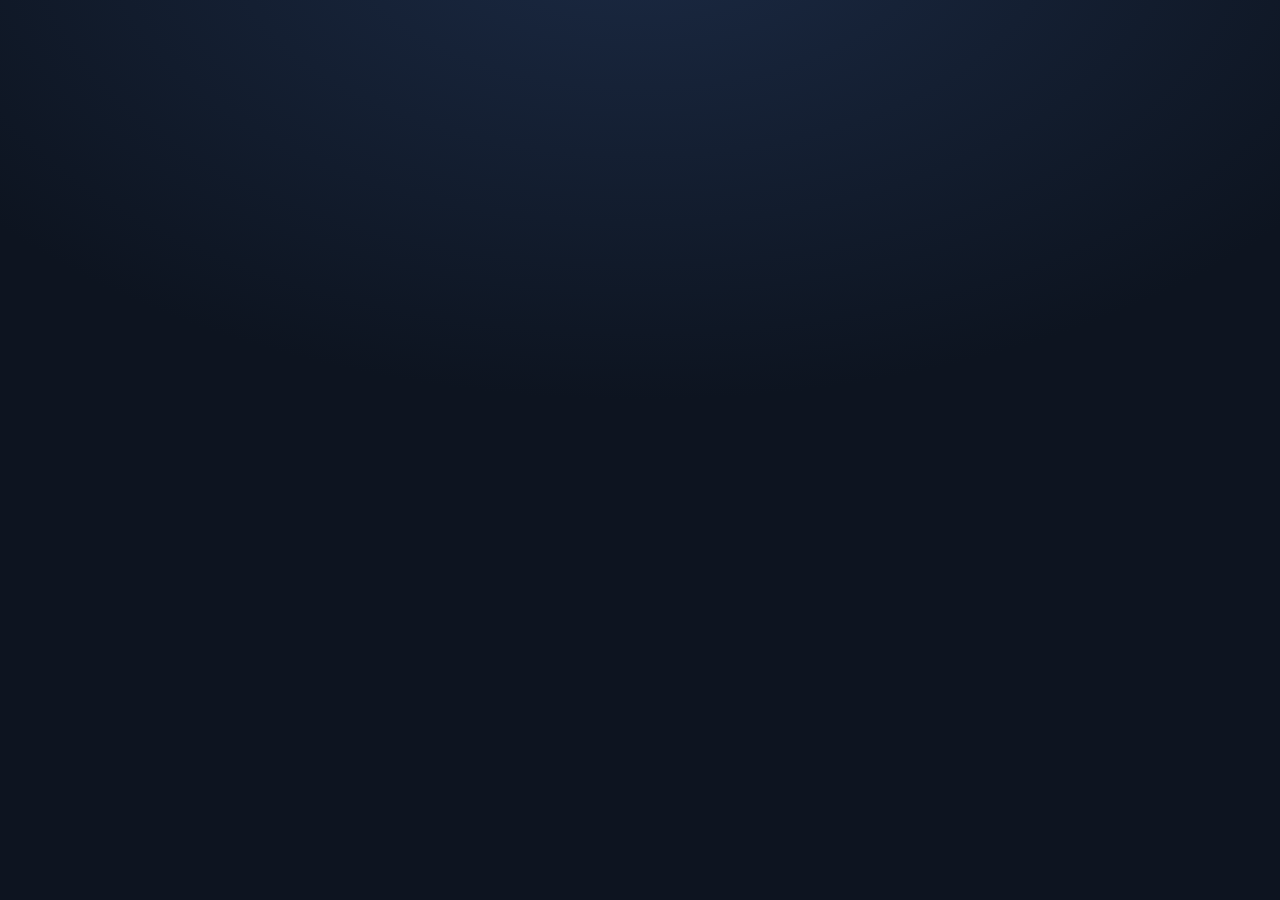
<file: live/index.html>
<!doctype html>
<html lang="en">
<head>
<meta charset="utf-8">
<!-- MTG_MOVE start: carries a browser's saved data from drkeyzzz.github.io to musictheorygames.org and musictheoryacademy.org. Master copy: shared/mtg-move.snippet.html; install with shared/apply-move.py, never edit the copy in a page. -->
<script>
/* musictheoryacademy.org is the one address (David, 2026-10-29: "all go to academy").
   Old address (drkeyzzz.github.io) and musictheorygames.org: pack everything this browser saved there and forward to the same
   page on musictheoryacademy.org (musictheorygames.org first checks the academy loads here; if a school blocks it, the page opens as is).
   musictheoryacademy.org: never leaves. It unpacks arriving data once per source (missing items are added, practice history is
   combined), then reloads clean.
   The data rides after the # in the link, which browsers never send to any server.
   Local test on port 8771: 127.0.0.1 = old, localhost = musictheorygames.org, academy.localhost = musictheoryacademy.org. */
(function () {
  if (window.top !== window.self) return;                       // pages shown inside another page never move
  var host = location.hostname, NEW = 'https://musictheorygames.org', ACAD = 'https://musictheoryacademy.org', OLD = 'https://drkeyzzz' + '.github.io', role = '';
  if (host === 'drkeyzzz.github.io') role = 'old';
  else if (host === 'musictheorygames.org') role = 'new';
  else if (host === 'musictheoryacademy.org') role = 'acad';
  else if (location.port === '8771') {
    NEW = 'http://localhost:8771'; ACAD = 'http://academy.localhost:8771'; OLD = 'http://127.0.0.1:8771';
    role = host === '127.0.0.1' ? 'old' : host === 'localhost' ? 'new' : host === 'academy.localhost' ? 'acad' : '';
  }
  if (!role) return;
  var FLAG = 'mtg_move_v1', TAG = '#mtgmove=', SEND = '#mtgsend=a.', ls = null;   // SEND: older academy pages asked for data this way (still read)
  try { ls = window.localStorage; ls.getItem(FLAG); } catch (e) { ls = null; }
  var page = location.pathname + location.search;
  function halt() { try { window.stop(); } catch (e) {} try { document.documentElement.style.visibility = 'hidden'; } catch (e) {} }
  function skip(k) { return k === FLAG || k === FLAG + '_old' || k.indexOf('mtg_time_lock_v1:') === 0 || k.indexOf('firebase:') === 0; }

  function b64u(bytes) {
    var s = '';
    for (var i = 0; i < bytes.length; i += 32768) s += String.fromCharCode.apply(null, bytes.subarray(i, i + 32768));
    return btoa(s).replace(/\+/g, '-').replace(/\//g, '_').replace(/=+$/, '');
  }
  function unb64u(t) {
    var s = atob(t.replace(/-/g, '+').replace(/_/g, '/')), b = new Uint8Array(s.length);
    for (var i = 0; i < s.length; i++) b[i] = s.charCodeAt(i);
    return b;
  }
  function pack(data) {
    var json = JSON.stringify(data);
    if (window.CompressionStream && window.Response && window.Blob)
      return new Response(new Blob([json]).stream().pipeThrough(new CompressionStream('gzip'))).arrayBuffer()
        .then(function (buf) { return 'z' + b64u(new Uint8Array(buf)); });
    return Promise.resolve('j' + b64u(new TextEncoder().encode(json)));
  }
  function unpack(p) {
    if (p === '-' || !p) return Promise.resolve({});
    var bytes = unb64u(p.slice(1));
    if (p.charAt(0) === 'z')
      return new Response(new Blob([bytes]).stream().pipeThrough(new DecompressionStream('gzip'))).text().then(JSON.parse);
    return Promise.resolve(JSON.parse(new TextDecoder().decode(bytes)));
  }

  // practice history: both addresses recorded different answers, so counts add up and bests take the higher one
  var ADD = { plays: 1, answers: 1, correct: 1, ms: 1, caught: 1 };
  function mergeGame(x, y) {
    for (var f in y) {
      if (f === 'skills') {
        x.skills = x.skills || {};
        for (var lab in y.skills) { var a = x.skills[lab], b = y.skills[lab]; x.skills[lab] = a ? [a[0] + b[0], a[1] + b[1]] : b; }
      } else if (typeof y[f] === 'number') x[f] = typeof x[f] !== 'number' ? y[f] : ADD[f] ? x[f] + y[f] : Math.max(x[f], y[f]);
      else if (!(f in x)) x[f] = y[f];
    }
  }
  function mergeHist(a, b) {
    if (!a || !a.days) return b;
    if (!b || !b.days) return a;
    for (var d in b.days) {
      if (!a.days[d]) { a.days[d] = b.days[d]; continue; }
      for (var g in b.days[d]) { if (!a.days[d][g]) a.days[d][g] = b.days[d][g]; else mergeGame(a.days[d][g], b.days[d][g]); }
    }
    return a;
  }
  function mergeLedger(a, b) {                                    // minutes already sent to the Practice time board, per day
    if (!a || !a.sent) return b;
    if (!b || !b.sent) return a;
    for (var d in b.sent) a.sent[d] = (a.sent[d] || 0) + b.sent[d];
    a.last = Math.max(a.last || 0, b.last || 0);
    return a;
  }
  function merge(data) {
    for (var k in data) {
      if (skip(k)) continue;
      try {
        var cur = ls.getItem(k), v = data[k];
        if (cur === null) ls.setItem(k, v);
        else if (k.indexOf('mtg_hist_v1:') === 0) ls.setItem(k, JSON.stringify(mergeHist(JSON.parse(cur), JSON.parse(v))));
        else if (k.indexOf('mtg_time_sync_v1:') === 0) ls.setItem(k, JSON.stringify(mergeLedger(JSON.parse(cur), JSON.parse(v))));
        // anything else the new address already has stays as it is
      } catch (e) {}
    }
  }

  function send(to, hash, src) {                                  // pack this browser's data and carry it to the same page at `to`
    halt();
    var data = {}, n = 0;
    if (ls) for (var i = 0; i < ls.length; i++) { var k = ls.key(i); if (k && !skip(k)) { data[k] = ls.getItem(k); n++; } }
    (n ? pack(data) : Promise.resolve('-')).then(function (p) { return p; }, function () { return '-'; }).then(function (p) {
      location.replace(to + page + TAG + (src || '') + p + '.' + encodeURIComponent(hash));
    });
  }
  function reach(origin) {                                        // can this browser load the other address? (school filters block some)
    return new Promise(function (ok) {
      var img = new Image(), t = setTimeout(function () { ok(false); }, 4000);
      img.onload = function () { clearTimeout(t); ok(true); };
      img.onerror = function () { clearTimeout(t); ok(false); };
      img.src = origin + '/screenshots/brainwaves.jpg?r=' + Date.now();
    });
  }
  var asked = location.hash.indexOf(SEND) === 0, hash = asked ? decodeURIComponent(location.hash.slice(SEND.length)) : location.hash.replace(/^#/, '');

  var STAY = 'mtg_move_stay';                                     // this tab could not reach musictheoryacademy.org: stay where it is
  var stay = false; try { stay = sessionStorage.getItem(STAY) === '1'; } catch (e) {}

  if (role === 'old') { send(ACAD, hash, 'o'); return; }          // old links go straight to the academy (marked 'o' so both sources can merge once)

  if (role === 'new') {                                           // musictheorygames.org forwards to the academy with its data (or passes data on)
    if (stay) return;
    halt();
    reach(ACAD).then(function (ok) {
      if (!ok) { try { sessionStorage.setItem(STAY, '1'); } catch (e) {} location.reload(); return; }   // the academy is blocked here: open this page
      if (location.hash.indexOf(TAG) === 0) location.replace(ACAD + page + location.hash);
      else send(ACAD, hash);
    });
    return;
  }

  if (location.hash.indexOf(TAG) === 0) {                         // data arriving at the academy: unpack once per source, then reload clean
    halt();
    var rest = location.hash.slice(TAG.length), dot = rest.indexOf('.');
    var p = dot < 0 ? rest : rest.slice(0, dot), orig = dot < 0 ? '' : decodeURIComponent(rest.slice(dot + 1));
    var key = FLAG; if (p.charAt(0) === 'o') { key = FLAG + '_old'; p = p.slice(1); }
    var done = function () {
      history.replaceState(null, '', page + (orig ? '#' + orig : ''));
      location.reload();
    };
    if (!ls || ls.getItem(key) === 'done') { done(); return; }
    unpack(p).then(merge).catch(function () {}).then(function () { try { ls.setItem(key, 'done'); } catch (e) {} done(); });
  }
})();
</script>
<!-- MTG_MOVE end -->
<meta name="viewport" content="width=device-width, initial-scale=1">
<title>Live Class · Music Theory Academy</title>
<meta name="description" content="Answer your teacher's questions live in class. Only your teacher sees your answers.">
<link href="/fonts/fonts.css" rel="stylesheet">
<!-- fonts.css has Noto Music for the treble clef on key signature questions -->
<link rel="stylesheet" href="live.css?v=20261118i">
<!-- Live Class, student page and ?screen=1 projector (added 2026-11-12). Shared code: live-core.js; teacher console: teach/. -->
</head>
<body>
<div id="app"></div>
<p class="toast" id="toast" role="status"></p>
<script src="live-core.js?v=20261119snd"></script>
<script>
(() => {
const { PREVIEW, Q, esc, TYPES, EMOJIS, REACTS, NOW, db, results, latest, left, clock, ERR } = LC;
const $ = id => document.getElementById(id);
const app = $('app');
const SCREEN = Q.get('screen') === '1';
// Timer bar (2026-11-17, David: "make the timer a bar that runs out and the clock on the right"). The full length is the timer the
// teacher picked: the remaining time the first time this page sees the question, rounded up to a usual length (10 s … 5 min).
const TBAR = {};
function tbarTotal(L, s) {
  const k = L.round + '|' + (+L.ends_at || 0);
  if (!TBAR[k]) TBAR[k] = [10, 15, 20, 30, 45, 60, 90, 120, 180, 300].find(x => x >= s) || s;
  return TBAR[k];
}
function tbar(L, s, big) {
  const pct = Math.max(0, Math.min(100, 100 * s / tbarTotal(L, s)));
  return `<div class="tbar${big ? ' big' : ''}${s <= 5 ? ' low' : ''}" id="tbar"><div class="tbar-tr"><i id="tbi" style="width:${pct}%"></i></div><span class="mono tbar-c" id="cd">${clock(s)}</span></div>`;
}
function tbarTick(L) {   // every half second: shrink the bar, update the clock, turn it red for the last 5 s
  const s = left(L), el = $('cd'), bi = $('tbi'), box = $('tbar'); if (s == null) return;
  if (el) el.textContent = clock(s);
  if (bi) bi.style.width = Math.max(0, Math.min(100, 100 * s / tbarTotal(L, s))) + '%';
  if (box) box.classList.toggle('low', s <= 5);
}
const HOME = '../';

// ---------- the signed-in student (shared sign-in, MULTI-CLASS.md) ----------
const PROFILE_KEY = 'rdt_profile_v1', GUEST_KEY = 'music_guest';
const isGuest = () => { try { return sessionStorage.getItem(GUEST_KEY) === '1'; } catch { return false; } };
function getProfile() {
  if (PREVIEW) return { first: 'sam', init: 'R', icon: '🎷', classCode: 'PREVW', className: 'Period 3 Music Theory', classOwner: 'sample@preview', classes: [{ code: 'PREVW', name: 'Period 3 Music Theory', owner: 'sample@preview' }] };
  if (isGuest()) return null;
  try { const p = JSON.parse(localStorage.getItem(PROFILE_KEY) || 'null'); return p && p.first && p.init ? p : null; } catch { return null; }
}
function setProfile(p) { try { localStorage.setItem(PROFILE_KEY, JSON.stringify(p)); sessionStorage.removeItem(GUEST_KEY); } catch {} }
// Every class this student is in, main class first (max 3); [] when not in a class.
function classesOf(p) {
  if (!p) return [];
  const list = Array.isArray(p.classes) && p.classes.length ? p.classes
    : (p.classCode ? [{ code: p.classCode, name: p.className || p.classCode, owner: p.classOwner || '' }] : []);
  return list.filter(c => c && c.code).slice(0, 3);
}
/* MTG_CLASSSWITCH: a student can save up to 3 classes (p.saved) but only ONE is active (p.classes = [active]); scores, practice and tests count for the active class */
const savedOf = p => { if (!p) return []; const l = Array.isArray(p.saved) && p.saved.length ? p.saved : classesOf(p); return l.filter(c => c && c.code).slice(0, 3); };
function switchClass(code) { const p = getProfile(), s = savedOf(p), c = s.find(x => x.code === code); if (!p || !c || PREVIEW) return; setProfile({ ...p, classCode: c.code, className: c.name || c.code, classOwner: c.owner || '', classes: [c], saved: s }); location.reload(); }
/* /MTG_CLASSSWITCH */
const sidOf = p => (p.first + p.init).toLowerCase().replace(/[^a-z]/g, '').slice(0, 16);
const nameOf = p => { const f = String(p.first); return (f.charAt(0).toUpperCase() + f.slice(1) + ' ' + p.init + '.').slice(0, 24); };

let toastT = 0;
const toast = t => { $('toast').textContent = t; clearTimeout(toastT); toastT = setTimeout(() => { $('toast').textContent = ''; }, 2600); };

// =====================================================================================
// Projector (?screen=1&code=XXXX): the question, results (when this browser is the class's teacher), spotlight, join code
// =====================================================================================
if (SCREEN) {
  app.classList.add('projector-viewport');
  const p = getProfile();
  const code = String(Q.get('code') || (p && p.classCode) || '').toUpperCase().replace(/[^A-Z0-9]/g, '');
  const P = { live: null, ans: [], reacts: [], teacher: PREVIEW ? 'sample@preview' : '', offA: null, offR: null, round: '' };
  document.title = 'Projector · Live Class';
  const correctOf = () => { try { const t = JSON.parse(localStorage.getItem('mtg_live_teach_v1:' + code) || 'null'); return t && P.live && t.round === P.live.round ? t.correct || '' : ''; } catch { return ''; } };
  const draw = () => {
    const L = P.live;
    if (!code) { app.innerHTML = '<main class="proj"><h1>Open the projector from the Live tab of your dashboard.</h1></main>'; return; }
    if (LC.isLobby(L)) { const who = L.show.who || [];
      app.innerHTML = `<main class="proj sd-fit"><span class="label">🏁 Showdown${L.show.n ? ' · ' + L.show.n + ' questions' : ''}</span><h1>Join at <span class="joincode">musictheoryacademy.org/live</span> · class code <b class="joincode mono">${esc(code)}</b></h1>
        <div class="row" style="align-items:baseline;gap:14px"><span class="sd-cd" style="font-size:72px">${who.length}</span><span style="font-size:28px">player${who.length === 1 ? '' : 's'} in · waiting for your teacher to press Begin</span></div>
        <div class="sd-lobby">${who.map(w => `<span class="sd-who">${w.n ? `<span class="av" data-avs="${esc(w.s)}"></span>${esc(w.n)}` : '🎭'}</span>`).join('')}</div></main>`; sdHeads(); return; }
    if (!L || !L.q) { app.innerHTML = `<main class="proj"><span class="label">Live Class</span><h1>Join at <span class="joincode">musictheoryacademy.org/live</span></h1><p class="muted" style="font-size:24px">Sign in on the home page with class code <b class="joincode">${esc(code)}</b>. Waiting for the first question…</p></main>`; return; }
    if (L.game && L.type === 'mc') { app.innerHTML = sdProj(L); sdHeads(); return; }
    const A = latest(P.ans), s = left(L);
    const spot = (L.spot || []).map((x, i) => { const rx = P.reacts.filter(r => r.to === i);
      return `<div class="spotcard"><span class="label" style="color:var(--gold)">★ Spotlight${x.n ? '' : ' · a classmate'}</span>${x.n ? `<div style="font-size:26px;font-weight:700">${esc(x.a || '')} ${esc(x.n)}</div>` : ''}
      <p class="txt">${esc(x.t)}</p><div class="row" style="font-size:28px;gap:18px">${REACTS.map(e => { const c = rx.filter(r => r.e === e).length; return c ? `<span>${e} <span class="mono">${c}</span></span>` : ''; }).join('')}</div></div>`; }).join('');
    // While answers are open the class screen hides the bars, so nobody just goes with the crowd (David, 2026-11-17);
    // they appear the moment the teacher locks the answers. The teacher's own screen always shows them.
    const hideRes = L.open && !(L.ends_at && s === 0);   // revealed when the timer runs out or the teacher locks (Lock & reveal)
    const res = P.teacher && hideRes ? `<div class="stack" style="justify-content:center;align-items:center;text-align:center"><span style="font-size:64px">🙈</span><p style="font-size:28px;margin:0">${s != null ? 'Results appear when time runs out' : 'Results appear when your teacher reveals them'}</p><p class="muted" style="font-size:20px;margin:0">Answer on your own: no peeking at the crowd!</p></div>`
      : P.teacher ? results(L, A, { big: true, correct: hideRes ? '' : correctOf() })
      : '<p class="muted">Results show here when this computer is signed in to your teacher dashboard.</p>';
    app.innerHTML = `<main class="proj">
      <div class="row between"><span class="label" style="font-size:16px">${esc(TYPES[L.type] || '')}</span>${s != null ? '' : L.open ? '<span class="chip ok" style="font-size:18px">Answers open</span>' : '<span class="chip no" style="font-size:18px">Locked</span>'}</div>
      ${s != null ? tbar(L, s, true) : ''}
      <div class="proj-question-body"><div class="stack"><h1>${esc(L.q)}</h1>${LC.staffFor(L, 'proj')}${LC.isSound(L) && !LC.unlocked() ? '<button type="button" class="btn pri" data-unlock="1" style="font-size:22px;padding:14px 22px;align-self:flex-start">🔊 Click once to turn on sound</button>' : ''}
      ${L.type === 'mc' ? `<div class="row" style="font-size:24px;gap:14px">${(L.opts || []).map((o, i) => `<span class="chip" style="font-size:22px;padding:6px 16px">${i + 1}. ${esc(o)}</span>`).join('')}</div>` : ''}</div>
      <div class="projmain"><section class="card${L.type === 'num' ? ' proj-numeric' : ''}">${res}</section>${spot ? `<section class="stack">${spot}</section>` : `<section class="card stack" style="justify-content:center;align-items:center;text-align:center"><span class="big" style="font-size:90px">${P.teacher ? A.length : '–'}</span><span class="muted" style="font-size:24px">answers in</span></section>`}</div></div>
      <footer class="card row between" style="font-size:22px"><span>Join: <b>musictheoryacademy.org/live</b> · class code <b class="joincode mono">${esc(code)}</b></span><span class="muted">Only your teacher sees your answers.</span></footer></main>`;
  };
  // Showdown on the class screen: piano-key answers, a ring timer, the gold glow at the reveal, the top 5, the Curtain call
  const NOTES = ['♩', '♪', '♫', '♬', '𝅗𝅥', '𝅝'];
  function sdHeads() { if (!window.MTGAvatar || !MTGAvatar.badge) return; app.querySelectorAll('[data-avs]').forEach(el => MTGAvatar.badge(el, code, el.dataset.avs, 30)); }
  function sdProj(L) {
    const first = {}; P.ans.slice().sort((a, b) => (a.at || 0) - (b.at || 0)).forEach(a => { if (!first[a.sid]) first[a.sid] = a; });
    const F = Object.values(first), rev = L.reveal != null && !L.open, s = left(L), board = L.board || [];
    const cd = LC.cdNum(L); if (cd > 0) return `<main class="proj sd-fit" style="align-items:center;justify-content:center;text-align:center"><span class="label" style="font-size:22px">${L.show.n ? `Question ${L.show.i} of ${L.show.n}` : 'Showdown'}</span><span class="sd-cd" style="font-size:200px;line-height:1">${cd}</span><h1>Get ready…</h1></main>`;
    if (L.final) {
      const top = board.slice(0, 3), order = [1, 0, 2].filter(i => top[i]);
      return `<main class="proj"><section class="sd-curtain"><h1 style="margin:0;position:relative;z-index:1">🎭 Curtain call</h1>
        <div class="sd-stage">${order.map(i => `<div class="sd-star ${i === 0 ? 'first' : ''}">${top[i].h ? '<div class="sd-mask" aria-label="Hidden player">🎭</div>' : `<div class="av" data-idle="bounce" data-cc="${esc(top[i].s)}"></div>`}<span class="sd-place">${['1st', '2nd', '3rd'][i]}</span><span>${esc(top[i].n)}</span><span class="mono">${top[i].p.toLocaleString()} points</span></div>`).join('')}</div>
        <p class="muted" style="position:relative;z-index:1;margin:0">Check your own screen for the Stars and Coins you earned.</p></section></main>`;
    }
    const keys = (L.opts || []).map((o, i) => { const n = F.filter(a => a.text === o).length;
      return `<div class="sd-key ${rev ? (i === L.reveal ? 'win' : 'dim') : ''}" style="cursor:default"><span class="sd-l">${i + 1}</span><span class="sd-n">${NOTES[i]}</span>${esc(o)}${rev && i === L.reveal ? `<span class="mono" style="font-size:16px">✓ ${n} got it</span>` : ''}</div>`; }).join('');
    const dur = L.ends_at && L.updated_at ? Math.max(1, L.ends_at - L.updated_at) : 20000, p = s != null ? Math.max(0, Math.min(1, s * 1000 / dur)) : 0;
    const top = rev && board.length ? `<section class="card"><h2 style="margin:0 0 8px">Top 5</h2><div class="sd-top">${board.map((b, i) => `<div class="sd-row" style="animation-delay:${.08 * i}s"><b>${i + 1}</b>${b.h ? '' : `<span data-avs="${esc(b.s)}"></span>`}${esc(b.n)}${b.m > 0 ? `<span class="sd-mv up" title="Up ${b.m}">▲${b.m}</span>` : b.m < 0 ? `<span class="sd-mv down" title="Down ${-b.m}">▼${-b.m}</span>` : ''}${b.g ? `<span class="sd-gain" style="animation-delay:${.15 * i}s">+${b.g.toLocaleString()}</span>` : ''}<span class="sd-pp">${b.p.toLocaleString()}</span></div>`).join('')}</div></section>` : '';
    // after the reveal the answers and the Top 5 sit side by side so the whole screen fits without scrolling (David, 2026-11-17)
    return `<main class="proj${top ? ' sd-fit' : ''}"><div class="row between"><span class="label" style="font-size:18px">🏁 Showdown</span><span class="chip" style="font-size:18px">${F.length} answered</span>${rev ? '<span class="chip gold" style="font-size:18px">Time!</span>' : `<span class="sd-ring" style="--p:${p.toFixed(3)}"><b class="mono" id="cd">${s == null ? '' : Math.ceil(s)}</b></span>`}</div>
      <h1>${esc(L.q)}</h1>${top ? `<div class="sd-split"><div class="stack">${LC.staffFor(L, 'proj') + (LC.isSound(L) && !LC.unlocked() ? '<button type="button" class="btn pri" data-unlock="1">🔊 Click once to turn on sound</button>' : '')}<div class="sd-keys">${keys}</div></div>${top}</div>` : `${LC.staffFor(L, 'proj') + (LC.isSound(L) && !LC.unlocked() ? '<button type="button" class="btn pri" data-unlock="1">🔊 Click once to turn on sound</button>' : '')}<div class="sd-keys">${keys}</div>`}</main>`;
  }
  // the Curtain call draws each star's own avatar (one read each, kept 10 minutes)
  const ccDraw = () => app.querySelectorAll('[data-cc]').forEach(el => { if (el.dataset.done || !window.MTGAvatar || !MTGAvatar.peer) return; el.dataset.done = 1;
    // 2026-11-19 (kids bought dances that didn't show): the avatar code keeps each student's look for 10 min, so the Curtain call drops that copy and reads it fresh
    try { sessionStorage.removeItem('mtg_avatar_peer_v1:' + (code || 'none') + '_' + String(el.dataset.cc || '').toLowerCase().replace(/[^a-z]/g, '').slice(0, 16)); } catch {}
    MTGAvatar.peer(code, el.dataset.cc).then(v => { el.innerHTML = MTGAvatar.draw(v ? v.look : {}, { label: 'Avatar' });   // no avatar yet: the default one
      el.dataset.dance = (v && v.look && v.look.dance) || 'groove'; el.dataset.act = el.dataset.dance; }); });
  // each star loops their own dance move (the one they picked for 'End of a run'), restarted every 3.4 s (David, 2026-11-17)
  // (also draws any star missed when the avatar code loaded after the Curtain call appeared)
  setInterval(() => ccDraw() || app.querySelectorAll('[data-dance]').forEach(el => { delete el.dataset.act; void el.offsetWidth; el.dataset.act = el.dataset.dance; }), 3400);
  // Measure the full scene, including revealed results and wrapped answers, before fitting it on screen.
  const fitProjector = () => {
    const scene = app.firstElementChild;
    if (!scene) return;
    const scale = Math.min(1, app.clientWidth / scene.scrollWidth, app.clientHeight / scene.scrollHeight);
    scene.style.setProperty('--projector-scale', scale);
  };
  const projectorSize = new ResizeObserver(fitProjector);
  projectorSize.observe(app);
  new MutationObserver(() => {
    projectorSize.disconnect();
    projectorSize.observe(app);
    if (app.firstElementChild) projectorSize.observe(app.firstElementChild);
    fitProjector();
    ccDraw();
  }).observe(app, { childList: true });
  const watchRound = () => {
    const r = P.live && P.live.round || '';
    if (r === P.round) return; P.round = r;
    if (P.offR) P.offR(); P.offR = null; P.reacts = [];
    if (P.offA) P.offA(); P.offA = null; P.ans = [];
    if (!r) return;
    db.watchCol(`bc_live/${code}/reacts`, { round: r }, l => { P.reacts = l; draw(); }).then(f => { P.offR = f; });
    if (P.teacher) db.watchCol('bc_answers', { class_code: code, owner: P.teacher, round: r }, l => { P.ans = l; draw(); }).then(f => { P.offA = f; });
  };
  // sound questions (2026-11-17): this screen plays them for the class; a heartbeat tells the teacher's console it's open
  const autoPlay = d => { if (LC.isSound(d) && d.open && P.played !== d.round && LC.unlocked()) { P.played = d.round; setTimeout(() => LC.play(d.gen.m, d.gen.p), 800); } };
  setInterval(() => { try { localStorage.setItem('mtg_live_proj_v1:' + code, String(Date.now())); } catch {} }, 2000);
  setInterval(() => { const n = LC.cdNum(P.live); if (n !== draw.cd) { draw.cd = n; draw(); } }, 200);   // the 3-2-1 (2026-11-18)
  window.addEventListener('storage', e => { if (e.key === 'mtg_live_play_v1:' + code && LC.isSound(P.live)) LC.play(P.live.gen.m, P.live.gen.p); });
  app.addEventListener('click', e => { const b = e.target.closest('button'); if (!b) return;
    if (b.dataset.unlock) { LC.audio(); setTimeout(() => { draw(); if (LC.isSound(P.live)) { P.played = P.live.round; LC.play(P.live.gen.m, P.live.gen.p); } }, 150); }
    else if (b.dataset.play && LC.isSound(P.live)) { LC.audio(); LC.play(P.live.gen.m, P.live.gen.p); } });
  if (code) db.watchDoc('bc_live/' + code, d => { P.live = d; watchRound(); draw(); autoPlay(d); }, e => { app.innerHTML = `<main class="proj"><h1>${esc(ERR(e))}</h1></main>`; });
  if (!PREVIEW && code) LC.fbAuth().then(({ am, auth }) => am.onAuthStateChanged(auth, u => { P.teacher = u && u.email ? String(u.email).toLowerCase() : ''; P.round = '__'; watchRound(); draw(); })).catch(() => {});
  window.addEventListener('storage', e => { if (e.key === 'mtg_live_teach_v1:' + code) draw(); });
  setInterval(() => { const el = $('cd'); if (el && P.live) { if (P.live.game && P.live.open) draw(); else { tbarTick(P.live); if (left(P.live) === 0 && P.revealed !== P.live.round + '|' + P.live.ends_at) { P.revealed = P.live.round + '|' + P.live.ends_at; draw(); } } } }, 500);   // time's up: show the results once
  draw();
  return;
}

// =====================================================================================
// Student page
// =====================================================================================
const p = getProfile();
const shell = inner => `<div class="wrap"><nav class="top"><a class="pill" href="${HOME}">← Music Theory Academy</a><a class="pill" href="${HOME}report/">My Report</a><span class="grow"></span>${PREVIEW ? '<span class="chip gold">Preview: pretend class, saved only in this browser</span>' : ''}</nav>${inner}
  <p class="dim small" style="margin:0">Live Class · <a href="/privacy/" style="color:inherit">Privacy</a> · <a href="teach/" style="color:inherit">Teachers: run Live Class</a>${typeof leadLink === 'function' ? leadLink() : ''}</p></div>`;
if (!p) { app.innerHTML = shell(`<section class="card stack"><h1>Live Class</h1><p>Sign in on the home page first, with your class code. Then come back here.</p><p><a class="btn pri" href="${HOME}">Go to the home page</a></p><p class="muted small" style="margin:0">Are you the teacher? <a href="teach/">Run Live Class here</a>.</p></section>`); return; }
if (!p.classCode || !p.classOwner) { app.innerHTML = shell(`<section class="card stack"><h1>Live Class</h1><p>Live Class needs your class code. On the home page, open your name and add your teacher's class code.</p><p><a class="btn pri" href="${HOME}">Go to the home page</a></p></section>`); return; }

const code = p.classCode, sid = sidOf(p), name = nameOf(p);
const LK = 'mtg_bc_v1:' + sid;
const loadMe = () => { try { const o = JSON.parse(localStorage.getItem(LK) || 'null'); if (o && /^[a-z0-9]{20}$/.test(o.key)) return o; } catch {} return { key: LC.newKey(), lost: false, conf: 3, hist: [], react: null }; };
const ME = loadMe();
// Private questions with the teacher's reply (2026-11-17, David: "i want to be able to answer private questions"). Each question's id
// starts with this device's secret key, so only this device (and the teacher) can read the reply. The last 5 stay on this device.
const PQ = {};   // id -> live copy of the question (with reply)
function pqWatch() { (ME.pq || []).forEach(q => { if (PQ[q.id] !== undefined) return; PQ[q.id] = null; db.watchDoc('bc_private/' + q.id, d => { PQ[q.id] = d; draw(); }, () => {}); }); }
function pqList() {
  const L = (ME.pq || []).filter(q => q.code === code).slice(-5).reverse(); if (!L.length) return '';
  return `<ul class="pqlist">${L.map(q => { const d = PQ[q.id]; return `<li><p class="q">${esc(q.text)}</p>${d && d.reply ? `<p class="rep"><b>Your teacher:</b> ${esc(d.reply)}</p>` : `<p class="dim small" style="margin:0">${d && d.done ? 'Your teacher saw this.' : 'Waiting for your teacher…'}</p>`}</li>`; }).join('')}</ul>`;
}
const saveMe = () => { try { localStorage.setItem(LK, JSON.stringify(ME)); } catch {} };
saveMe();
const S = { live: null, draft: '', draftRound: '', busy: false, err: '', loaded: false };
const base = () => ({ class_code: code, owner: p.classOwner, sid, name });

let presenceAt = 0;
function pulse() {
  presenceAt = Date.now();
  return db.set('bc_pulse/' + ME.key, { ...base(), lost: !!ME.lost, conf: ME.conf | 0 || 3, at: NOW }).catch(e => { S.err = ERR(e); draw(); });
}
// I'm lost (2026-11-17, David: "they are going nuts with it"): one tap turns it on; only the teacher can clear it. The student's
// own pulse doc (read by its secret key) says when the teacher cleared it. The first look decides before joining, so an old
// "lost" from last time isn't sent again after the teacher already cleared it.
pqWatch();   // replies to this device's private questions
let pulsed = false;
db.watchDoc('bc_pulse/' + ME.key, d => {
  if (d && d.lost === false && ME.lost) { ME.lost = false; saveMe(); draw(); }
  if (!pulsed) { pulsed = true; pulse(); }   // tells the teacher you have joined
}, () => { if (!pulsed) { pulsed = true; pulse(); } });

// Refresh presence while Live Class is visible. Throttle tab switches to the same cadence.
let lobbyCheckIn = '';
function refreshPresence() {
  if (!pulsed || document.hidden) return;
  const lobby = LC.isLobby(S.live) ? S.live.round : '';
  if (lobby && lobby !== lobbyCheckIn) {
    lobbyCheckIn = lobby;
    pulse();
  } else if (Date.now() - presenceAt >= 120000) {
    pulse();
  }
}
document.addEventListener('visibilitychange', refreshPresence);
setInterval(refreshPresence, 30000);

function mineFor(round) { return ME.hist.find(h => h.round === round && h.code === code); }

// ---------- Stars in Live Class (2026-11-17, David 'go'): ONE rule ----------
// (rule changed 2026-11-19, see liveStars: right answers, never speed)
// up to 10 ★ a day from Live Class (MTGAvatar.award caps it). Only game questions (bc_live.gen) count; the FIRST answer counts;
// a skipped question is never revealed, so it never counts. Saved per round in ME.stars so a reload can't pay twice.
const seenAt = {};   // when this phone first saw each round
function liveStars(L) {
  if (!L || !L.gen || L.open || L.reveal == null) return null;
  ME.stars = ME.stars || {};
  if (ME.stars[L.round]) return ME.stars[L.round];
  const h = mineFor(L.round), f = h && (h.first || { text: h.text, at: h.at }), right = (L.opts || [])[L.reveal];
  const ok = !!f && f.text === right, d = L.gen.d, seen = seenAt[L.round] || (f && f.at) || Date.now();
  const window_ = L.ends_at ? Math.max(3000, (L.ends_at - seen) / 3) : 10000, fast = ok && f.at - seen <= window_;
  // 2026-11-19 (David: fair and equitable): Stars for being RIGHT, never for speed. A right Brutal answer = 1 ★; every 3rd right answer
  // on any level = 1 ★. (The old 'Fast' star is gone: it favored quick readers and fast devices.)
  let n = 0; const why = [];
  if (ok) { ME.rightN = (ME.rightN || 0) + 1; }
  if (ok && d === 'brutal') { n++; why.push('Brutal'); }
  else if (ok && ME.rightN % 3 === 0) { n++; why.push('3 right'); }
  const r = { ok, n, why: why.join(' · '), slow: false, paid: 0 };
  const day = new Date().toDateString(); if (!ME.starDay || ME.starDay.day !== day) ME.starDay = { day, n: 0 };
  const can = Math.min(n, 10 - ME.starDay.n);   // 10 a day from Live Class (counted on this device)
  r.capped = n > 0 && can <= 0;
  if (can > 0) {
    const avatar = window.MTGAvatar;
    if (!avatar?.award) return r;   // let a later draw retry once the avatar script has loaded
    const before = avatar.wallet().stars;
    if (avatar.award(can, r.why)) {
      r.paid = avatar.wallet().stars - before;
      ME.starDay.n += can;
    }
  }
  ME.stars[L.round] = r; const ks = Object.keys(ME.stars); if (ks.length > 80) delete ME.stars[ks[0]]; saveMe();
  return r;
}
const starLine = r => !r ? '' : r.paid ? `<p style="margin:0;color:#ffd166;font-weight:800">+${r.paid} ★ ${esc(r.why)}</p>` : r.n ? `<p class="muted small" style="margin:0">★ ${esc(r.why)} ${r.capped ? "(today's 10 ★ from Live Class are used up)" : '(Stars are saved when your avatar is on)'}</p>` : r.slow ? '<p class="muted small" style="margin:0">Right! Answer faster for a ★</p>' : '';
// Bonus Stars (2026-11-19, David 'go with your picks', fair rewards): paid once per key on this device, through the avatar's own daily limit.
// Class Star: when the class reaches 80% right over 5+ questions today, the teacher's console sets bc_live.cls; everyone who answered today gets +2 ★.
// Perfect Show: every question of a Showdown right (first answers, any speed) = +3 ★.
function liveBonus(key, n, why) {
  ME.bonus = ME.bonus || {}; if (ME.bonus[key]) return ME.bonus[key];
  const a = window.MTGAvatar; if (!a || !a.award) return 0;
  const before = a.wallet().stars; if (!a.award(n, why)) return 0;
  ME.bonus[key] = Math.max(1, a.wallet().stars - before); const ks = Object.keys(ME.bonus); if (ks.length > 60) delete ME.bonus[ks[0]];
  saveMe(); toast(`+${n} ★ ${why}!`); return ME.bonus[key];
}
function clsCheck(L) {
  if (!L || !L.cls || !L.cls.id) return;
  const today = new Date().toDateString(), answered = (ME.hist || []).some(h => h.code === code && new Date(h.at).toDateString() === today);
  if (answered) liveBonus('cls:' + L.cls.id, 2, 'Class Star');
}
function perfectShow(L) {
  const id = L && L.show && L.show.id, asked = (L && L.show && L.show.i) || 0; if (!id || asked < 3) return 0;
  const mine = Object.values(SD.done).filter(x => x.show === id);
  return mine.length >= asked && mine.every(x => x.ok) ? liveBonus('perfect:' + id, 3, 'Perfect Show') : 0;
}
// the teacher's ⭐ stays on screen until the next question (2026-11-20, David: the pop-up went too fast)
// a note from the teacher (2026-11-20): shown until the next question
if (ME.key) db.watchDoc('bc_note/' + ME.key, d => { if (!d || !d.text || d.class_code !== code || (S.note && S.note.at === d.at)) return; S.note = { text: d.text, at: d.at, round: (S.live && S.live.round) || '' }; try { navigator.vibrate && navigator.vibrate(80); } catch {} draw(); }, () => {});
const noteBanner = () => S.note && (S.live && S.live.round || '') === S.note.round ? `<section class="card" style="border:2px solid #6cc7ff;background:rgba(108,199,255,.14)"><b>✉ From your teacher:</b> ${esc(S.note.text)}</section>` : '';
const giftBanner = () => S.gift && (S.live && S.live.round || '') === S.gift.round ? '<section class="card" style="border:2px solid #ffc85c;background:rgba(255,200,92,.14);text-align:center"><b style="font-size:22px">⭐ Your teacher gave you a Star!</b></section>' : '';
function questionCard() {
  const L = S.live;
  if (!S.loaded) return '<section class="card"><p class="muted empty">Connecting…</p></section>';
  if (LC.isLobby(L)) { const who = L.show.who || [], me = who.some(w => w.s === sid);
    return `<section class="card stack"><div class="sd-res good" style="background:rgba(255,255,255,.05);border-color:#ffc85c"><span class="sd-big">🏁</span><h2 style="margin:0">${me ? "You're in!" : 'Joining…'}</h2><p class="muted" style="margin:0">The Showdown starts when your teacher presses Begin. ${L.show.n ? L.show.n + ' questions. ' : ''}Fast and right scores the most.</p><span class="chip gold">${who.length} player${who.length === 1 ? '' : 's'} in</span></div><p class="dim small" style="margin:0">On a computer you can answer with the keys 1-4 or A-D.</p></section>`; }
  if (!L || !L.q) return `<section class="card stack"><span class="label">${esc(p.className || code)}</span><h2>Waiting for your teacher's question…</h2><p class="muted empty">Keep this page open. The question appears here by itself.</p></section>`;
  if (L.game && L.type === 'mc') return sdCard(L);
  const mine = mineFor(L.round), s = left(L), closed = !L.open || s === 0;
  if (S.draftRound !== L.round) { S.draftRound = L.round; S.draft = mine && (L.type === 'text' || L.type === 'num' || L.type === 'word') ? mine.text : ''; }
  let input = '';
  if (closed) input = '<p class="locked">🔒 Answers are locked for this question.</p>';
  else if (L.type === 'mc' || L.type === 'yn' || L.type === 'emoji') {
    const opts = L.type === 'mc' ? (L.opts || []) : L.type === 'yn' ? ['Yes', 'No'] : EMOJIS;
    input = `<div class="opts ${L.type === 'emoji' ? 'emopick' : ''}">${opts.map((o, i) => `<button type="button" class="opt ${mine && mine.text === o ? 'on' : ''}" data-pick="${esc(o)}" ${S.busy ? 'disabled' : ''}>${L.type === 'mc' ? (i + 1) + '. ' : ''}${esc(o)}</button>`).join('')}</div>`;
  } else if (L.type === 'text') {
    input = `<textarea id="ans" maxlength="280" rows="3" placeholder="Type your answer…">${esc(S.draft)}</textarea><div class="row between"><span class="muted mono small" id="cnt">${S.draft.length}/280</span><button type="button" class="btn pri" data-send ${S.busy ? 'disabled' : ''}>${mine ? 'Update answer' : 'Send answer'}</button></div>`;
  } else {
    input = `<div class="row" style="flex-wrap:nowrap"><input id="ans" type="${L.type === 'num' ? 'number' : 'text'}" ${L.type === 'num' ? 'inputmode="decimal" step="any"' : 'maxlength="24" autocapitalize="off"'} value="${esc(S.draft)}" placeholder="${L.type === 'num' ? 'Type a number' : 'One word'}"><button type="button" class="btn pri" data-send ${S.busy ? 'disabled' : ''}>${mine ? 'Update' : 'Send'}</button></div>`;
  }
  // game questions (2026-11-17): where it's from, and after the reveal the right answer and a link to practice it in that game
  const GQ = L.gen && LC.qgame(L.gen.g), right = !L.open && L.reveal != null ? (L.opts || [])[L.reveal] : '';
  const tag = GQ ? `<span class="chip gold">From ${esc(GQ.name)}${GQ.pick ? '' : ' · ' + esc(LC.DIFFS[L.gen.d] || '')}</span>` : '';
  const after = GQ && right ? `<p class="${mine && mine.text === right ? 'sent' : 'locked'}" style="margin:0">${mine ? (mine.text === right ? '🎯 Right!' : `You picked ${esc(mine.text)}.`) : '⏰ No answer.'} The answer was <b>${esc(right)}</b>.</p>${starLine(liveStars(L))}
    <a class="btn" href="${GQ.url}" target="_blank" rel="noopener" style="align-self:flex-start">🎮 Practice this in ${esc(GQ.game || GQ.name)}</a>` : '';
  return `<section class="card stack qhead"><div class="row between"><span class="label">${esc(TYPES[L.type] || '')}</span>${tag}</div>${s != null ? tbar(L, s, false) : ''}
    <h2>${esc(L.q)}</h2>${LC.staffFor(L, 'me')}${after || input}${mine && !after ? `<p class="sent">✓ Sent: “${esc(mine.text)}”</p>` : ''}
    <p class="dim small" style="margin:0">Only your teacher sees your answer.</p></section>`;
}
// ---------- Showdown on the phone (2026-11-17): tap one piano key (your first answer counts), then see how you did ----------
const SDK = 'mtg_sd_v1:' + sid;
const SD = (() => { try { const o = JSON.parse(localStorage.getItem(SDK) || 'null'); if (o && o.code === code) return o; } catch {} return { code, pts: 0, st: 0, done: {}, seen: {}, awarded: {} }; })();
const saveSD = () => { try { localStorage.setItem(SDK, JSON.stringify(SD)); } catch {} };
const NOTES = ['♩', '♪', '♫', '♬', '𝅗𝅥', '𝅝'];
function sdScore(L) {   // my own points for this round (the class board uses the teacher's numbers)
  if (SD.done[L.round]) return SD.done[L.round];
  const mine = mineFor(L.round), ok = mine && L.reveal != null && mine.text === (L.opts || [])[L.reveal];
  const seen = SD.seen[L.round] || 0, dur = L.ends_at && seen ? Math.max(5000, L.ends_at - seen) : 20000, secs = mine && seen ? Math.max(0, (mine.at - seen) / 1000) : dur / 2000;
  let pts = 0; if (ok) { SD.st++; pts = Math.max(100, 500 + Math.round(500 * Math.max(0, 1 - secs / (dur / 1000))) + (SD.st > 2 ? 100 : 0) - 100 * replays(L.round)); } else SD.st = 0;
  SD.pts += pts; SD.done[L.round] = { ok: !!ok, pts, mine: !!mine, st: SD.st, star: 0, show: (L.show && L.show.id) || '' };
  // Stars (2026-11-17, second pass): only the one Live Class rule (liveStars), on game questions; no Star per right answer any more
  saveSD(); return SD.done[L.round];
}
function sdReward(L, score) {
  const reward = liveStars(L);
  if (reward?.paid && score.star !== reward.paid) {
    score.star = reward.paid;
    saveSD();
  }
  return reward;
}
// The Top 5 on the student's own screen (2026-11-18, David: no projector needed): rank, name, points, +this round, places moved; my row in gold
// Showdown sound questions (2026-11-19, David): the first play is free; each extra play costs 100 points (never below 100 for a right answer)
const PLAYS = {};
const replays = round => Math.min(20, Math.max(0, (PLAYS[round] || 0) - 1));
function sdMini(board, L) {
  if (!board || !board.length) return '';
  const me = !board.slice(0, 5).some(b => b.s === sid) && sdPlace(L) ? `<div class="sd-mrow me" style="margin-top:4px"><b>${sdPlace(L)}</b><span class="nm">You</span><span class="pp">${sdPts(L).toLocaleString()}</span></div>` : '';
  return `<div class="sd-mini" aria-label="Top 5">${board.slice(0, 5).map((b, i) => `<div class="sd-mrow ${b.s === sid ? 'me' : ''}"><b>${i + 1}</b><span class="nm">${esc(b.s === sid ? 'You' : b.n)}</span>${b.g ? `<span class="up">+${b.g}</span>` : ''}${b.m > 0 ? `<span class="mv">▲${b.m}</span>` : b.m < 0 ? `<span class="mv dn">▼${-b.m}</span>` : ''}<span class="pp">${Number(b.p || 0).toLocaleString()}</span></div>`).join('')}${me}</div>`;
}
// my place and points from the teacher's console (the projector uses the same numbers): [place, total, this question]; older pages sent a number
const sdMe = L => { const v = L && L.places ? L.places[LC.hid(sid)] : null; return Array.isArray(v) ? { place: v[0], pts: v[1], g: v[2] } : v ? { place: v } : null; };
const sdPlace = L => (sdMe(L) || {}).place || 0;
const sdPts = L => { const m = sdMe(L); return m && m.pts != null ? m.pts : SD.pts; };
function sdCard(L) {
  // A teacher can end while answers are open, so the first reveal may arrive with the final screen.
  if (L.final && !L.open && L.reveal != null) {
    sdReward(L, sdScore(L));
  }
  const mine = mineFor(L.round), s = left(L), board = L.board || [], place = board.findIndex(b => b.s === sid);
  const head = `<div class="row between"><span class="label">🏁 Showdown${L.show && L.show.n ? ` · question ${L.show.i} of ${L.show.n}` : ''}</span><span class="chip gold">${sdPts(L).toLocaleString()} points</span></div>`;
  const cd = LC.cdNum(L); if (cd > 0) return `<section class="card stack">${head}<div class="sd-res good" style="background:rgba(255,255,255,.05);border-color:#ffc85c"><span class="label">Get ready</span><span class="sd-cd">${cd}</span></div></section>`;
  if (L.final) {
    const perfect = perfectShow(L), stars = Object.entries(SD.done).reduce((total, [round, score]) => total + (score.star || ME.stars?.[round]?.paid || 0), 0) + perfect;
    return `<section class="card stack">${head}<div class="sd-res good"><span class="sd-big">🎭</span><h2 style="margin:0">${place >= 0 && place < 3 ? 'You made the Curtain call!' : 'Showdown over!'}</h2>${perfect ? '<p style="margin:0;font-weight:800">🌟 Perfect Show! Every answer right: +3 ★</p>' : ''}<span class="sd-pts">${sdPts(L).toLocaleString()} points</span>${sdPlace(L) ? `<p style="margin:0;font-weight:800">You finished #${sdPlace(L)} of ${Object.keys(L.places).length}</p>` : ''}<div class="row" style="justify-content:center"><span class="chip gold">★ ${stars} ${stars === 1 ? 'Star' : 'Stars'} earned</span><span class="chip">🪙 ${Math.min(20, 2 * Object.values(SD.done).filter(x => x.show && x.show === (L.show && L.show.id) && x.mine).length)} Coins earned</span></div></div>${sdMini(board, L)}</section>`;
  }
  if (!L.open && L.reveal != null) {
    const r = sdScore(L), my = place >= 0 ? `You're #${place + 1} on the board` : sdPlace(L) ? `You're #${sdPlace(L)} of ${Object.keys(L.places).length}` : 'Keep going to reach the top 5';
    return `<section class="card stack">${head}<div class="sd-res ${r.ok ? 'good' : 'bad'}"><span class="sd-big">${r.ok ? '🎯' : r.mine ? '🎵' : '⏰'}</span><h2 style="margin:0">${r.ok ? 'Right on!' : r.mine ? 'Not this time' : 'Out of time'}</h2><span class="sd-pts">+${sdMe(L) && sdMe(L).g != null ? sdMe(L).g : r.pts}</span>${starLine(sdReward(L, r))}${r.st > 2 ? `<p style="margin:0">🔥 ${r.st} in a row!</p>` : ''}<p class="muted" style="margin:0">${r.mine && !r.ok && mineFor(L.round) ? `You picked ${esc(mineFor(L.round).text)}. ` : ''}The answer was <b>${esc((L.opts || [])[L.reveal] || '')}</b>. ${my}.</p></div>${sdMini(board, L)}</section>`;
  }
  if (mine || !L.open || s === 0) return `<section class="card stack">${head}<h2>${esc(L.q)}</h2><div class="sd-res good" style="background:rgba(255,255,255,.05);border-color:#ffc85c"><span class="sd-big">🎼</span><h2 style="margin:0">${mine ? 'Locked in!' : 'Time!'}</h2><p class="muted" style="margin:0">${mine ? 'You picked ' + esc(mine.text) + '. ' : ''}The answer and the Top 5 show here in a moment.</p></div></section>`;
  return `<section class="card stack qhead">${head}<h2>${esc(L.q)}</h2>${LC.staffFor(L, 'me').replace('▶ Play</button>', PLAYS[L.round] ? `▶ Play again (−100)${replays(L.round) ? ' · −' + 100 * replays(L.round) + ' so far' : ''}</button>` : '▶ Play</button>')}
    <div class="sd-keys">${(L.opts || []).map((o, i) => `<button type="button" class="sd-key" data-pick="${esc(o)}" ${S.busy ? 'disabled' : ''}><span class="sd-l">${i + 1}</span><span class="sd-n">${NOTES[i]}</span>${esc(o)}</button>`).join('')}</div>
    <p class="dim small" style="margin:0">Your first answer counts. Fast and right scores the most. On a computer, press the number next to your answer.</p></section>`;
}
function spotCard() {
  const L = S.live; if (!L || !L.spot || !L.spot.length) return '';
  const my = ME.react && ME.react.round === L.round ? ME.react : null;
  return L.spot.map((x, i) => `<section class="spotcard"><div class="row between"><span class="label" style="color:var(--gold)">★ Spotlight</span><span>${x.n ? `${esc(x.a || '')} <b>${esc(x.n)}</b>` : '<span class="muted">A classmate</span>'}</span></div>
    <p class="txt">${esc(x.t)}</p><div class="reacts">${REACTS.map(e => `<button type="button" class="${my && my.to === i && my.e === e ? 'on' : ''}" data-react="${e}" data-to="${i}" aria-label="React ${e}">${e}</button>`).join('')}</div></section>`).join('');
}
// ---------- My answer sheet (2026-11-17): every question this device saw in this class, my answer and, once the teacher locks,
// the right one (bc_live.reveal). localStorage mtg_live_sheet_v1:<sid>:<code>, up to 100. '📄 Download my answers' = a page to Save as PDF.
const SHK = 'mtg_live_sheet_v1:' + sid + ':' + code;
const SH = (() => { try { return JSON.parse(localStorage.getItem(SHK) || '[]'); } catch { return []; } })();
const saveSH = () => { try { localStorage.setItem(SHK, JSON.stringify(SH.slice(-100))); } catch {} };
function shSee(L, mine) {
  if (!L || !L.q || !L.round || L.type === 'emoji') return;
  let e = SH.find(x => x.round === L.round);
  if (!e) { e = { round: L.round, q: L.q, type: L.type, opts: L.type === 'mc' ? L.opts || [] : null, ks: L.ks != null ? L.ks : null, clef: L.clef || null, gen: L.gen || null, mine: '', right: '', at: Date.now() }; SH.push(e); }
  if (mine != null) e.mine = mine;
  if (L.reveal != null && !L.open) e.right = L.type === 'yn' ? ['Yes', 'No'][L.reveal] || '' : (L.opts || [])[L.reveal] || '';
  saveSH();
}
function mySheet() {
  if (!SH.length) return;
  const marked = SH.filter(x => x.right), got = marked.filter(x => x.mine === x.right).length;
  const days = []; SH.forEach(x => { const d = new Date(x.at).toLocaleDateString(undefined, { month: 'long', day: 'numeric', year: 'numeric' }); if (!days.includes(d)) days.push(d); });
  const qs = SH.map(x => { const ok = x.right && x.mine === x.right, bad = x.right && x.mine !== x.right;
    return `<li class="${ok ? 'ok' : bad ? 'bad' : ''}"><p class="q">${esc(x.q)}</p>${LC.staffFor(x)}${x.opts ? `<ol class="opts">${x.opts.map(o => `<li class="${o === x.right ? 'r' : ''} ${o === x.mine && o !== x.right ? 'w' : ''}">${esc(o)}</li>`).join('')}</ol>` : ''}
      <p class="me">Your answer: <b>${x.mine ? esc(x.mine) : '<i>no answer</i>'}</b> ${ok ? '<span class="tag g">✓ Right</span>' : bad ? '<span class="tag r">✗ Not quite</span>' : ''}</p>
      ${bad ? `<p class="me">Right answer: <b>${esc(x.right)}</b></p>` : ''}</li>`; }).join('');
  const w = window.open('', '_blank'); if (!w) { toast('Allow pop-ups for this page, then try again.'); return; }
  w.document.write(`<!doctype html><html lang="en"><head><meta charset="utf-8"><link href="${location.origin}/fonts/fonts.css" rel="stylesheet"><title>My answers · ${esc(p.className || code)}</title><style>
    body{font:16px/1.45 system-ui,-apple-system,"Segoe UI",sans-serif;color:#141d2c;background:#fff;max-width:760px;margin:24px auto;padding:0 20px}
    h1{font-size:26px;margin:0}.sub{color:#5b6784;margin:4px 0 20px}button{font:inherit;font-weight:700;border:0;border-radius:10px;padding:10px 16px;background:#2b5bd7;color:#fff;cursor:pointer;margin-bottom:16px}
    ol.qs>li{margin:0 0 16px;padding:8px 12px;border-left:4px solid #d5dae6;break-inside:avoid}ol.qs>li.ok{border-color:#2e9e5b}ol.qs>li.bad{border-color:#d0453a}
    .q{font-weight:700;margin:0 0 6px}.opts{margin:4px 0}.opts .r{font-weight:700;color:#1f7a45}.opts .w{text-decoration:line-through;color:#b2382f}.me{margin:4px 0}
    .tag{font-size:13px;font-weight:800;border-radius:6px;padding:1px 6px}.tag.g{background:#dff3e6;color:#1f7a45}.tag.r{background:#fbe1de;color:#b2382f}
    .ksbox{width:230px;margin:4px 0 6px}.ksbox svg{display:block;width:100%;height:auto}.foot{color:#5b6784;font-size:13px;margin-top:24px}
    @media print{button{display:none}body{margin:0 auto}}</style></head><body><button onclick="print()">📄 Save as PDF</button>
    <h1>My answers</h1><p class="sub">${esc(name)} · ${esc(p.className || code)} · ${esc(days.join(', '))}${marked.length ? ` · ${got} of ${marked.length} right` : ''}</p>
    <ol class="qs">${qs}</ol><p class="foot">Questions your teacher didn't mark show no ✓ or ✗. Music Theory Academy · musictheoryacademy.org</p>
    <script>setTimeout(function(){print()},400)<\/script></body></html>`);
  w.document.close();
}
function histCard() {
  const L = S.live;
  const H = ME.hist.filter(h => h.code === code && (!L || h.round !== L.round)).slice(-8).reverse();
  const sh = SH.length ? `<div class="row"><button type="button" class="btn sm pri" data-act="mysheet">📄 Download my answers</button>${S.shClear ? '<button type="button" class="btn sm" data-act="shclear2">Yes, clear</button>' : '<button type="button" class="btn sm" data-act="shclear">Clear</button>'}</div><p class="dim small" style="margin:0">${SH.length} question${SH.length === 1 ? '' : 's'} saved on this device, with what you got wrong once your teacher locks each one.</p>` : '';
  return `<section class="card stack"><h3>My answers</h3>${sh}${H.length ? `<ul class="hist">${H.map(h => `<li><div class="q">${esc(h.q)}</div><div>${esc(h.text)}</div></li>`).join('')}</ul>` : '<p class="muted empty small">Your past answers show up here (on this device).</p>'}</section>`;
}
function helpCard() {
  const saved = savedOf(p);
  return `<section class="card stack">
    <div class="row between"><b>${esc(p.icon || '')} ${esc(name)}</b>${saved.length > 1 ? `<select id="cls" aria-label="Class" style="width:auto">${saved.map(c => `<option value="${esc(c.code)}" ${c.code === code ? 'selected' : ''}>${esc(c.name || c.code)}</option>`).join('')}</select>` : `<span class="muted small">${esc(p.className || code)}</span>`}</div>
    <button type="button" class="btn lost ${ME.lost ? 'on' : ''}" id="lost" aria-pressed="${!!ME.lost}"${ME.lost ? ' disabled' : ''}>${ME.lost ? '😵 Your teacher knows. They\'ll clear it when they\'ve helped.' : '🙋 I\'m lost'}</button>
    <label class="f" for="conf">How sure do you feel? <b class="mono" style="color:var(--ink)" id="confv">${ME.conf} / 5</b><input type="range" id="conf" min="1" max="5" value="${ME.conf}"></label>
    <p class="dim small" style="margin:0">Only your teacher sees these.</p></section>
  <section class="card stack"><h3>Ask your teacher privately</h3>${pqList()}<textarea id="pq" maxlength="280" rows="3" placeholder="Nobody else will see this."></textarea><button type="button" class="btn" id="sendpq">Send privately</button></section>`;
}
// ---------- Leading the class (2026-11-17, step 7): with the teacher's 4-digit code a student gets the Question bank controls.
// Taps are written to bc_lead/<class>_<pin> as { cmd: { a, g, d, t }, by }; the teacher's console turns them into questions.
const LEADK = 'mtg_live_lead_v1:' + code;
const LD = { pin: (() => { try { return sessionStorage.getItem(LEADK) || ''; } catch { return ''; } })(), ask: false, g: 'scale', d: 'challenge', off: null, ok: false, err: '' };
function leadLink() { return LD.pin ? '' : ' · <button type="button" class="linkbtn" data-lead="ask">🎓 Lead the class</button>'; }
function leadWatch() {
  if (LD.off) { LD.off(); LD.off = null; }
  if (!LD.pin) return;
  const pin = LD.pin;
  db.watchDoc('bc_lead/' + code + '_' + pin, d => { if (pin !== LD.pin) return; if (!d) { if (LD.off) { LD.off(); LD.off = null; } if (LD.ok) toast('Your teacher took the controls back.'); LD.pin = ''; LD.ok = false; try { sessionStorage.removeItem(LEADK); } catch {} } else LD.ok = true; draw(); })
    .then(f => { LD.off = f; });
}
async function leadJoin(pin) {
  pin = String(pin || '').replace(/\D/g, '').slice(0, 4); if (pin.length !== 4) { LD.err = 'Type the 4 numbers your teacher shows.'; draw(); return; }
  try { const d = await db.getDoc('bc_lead/' + code + '_' + pin); if (!d) { LD.err = 'That code is not right. Check the teacher\'s screen.'; draw(); return; } }
  catch (e) { LD.err = ERR(e); draw(); return; }
  LD.pin = pin; LD.ask = false; LD.err = ''; if (S.live && S.live.gen && LC.qgame(S.live.gen.g)) { LD.g = S.live.gen.g; LD.d = S.live.gen.d; } try { sessionStorage.setItem(LEADK, pin); } catch {}
  leadWatch(); await leadSend('hello'); draw();
}
function leadSend(a) {
  return db.update('bc_lead/' + code + '_' + LD.pin, { cmd: { a, g: LD.g, d: LD.d, t: Date.now() }, by: name }).catch(e => { S.err = ERR(e); draw(); });
}
function leadCard() {
  if (LD.ask && !LD.pin) return `<section class="card stack leadc"><h3>🎓 Lead the class</h3><p class="muted small" style="margin:0">Type the 4-digit code on your teacher's screen.</p>
    <div class="row" style="flex-wrap:nowrap"><input id="leadpin" type="text" inputmode="numeric" maxlength="4" autocomplete="off" placeholder="0000" style="font-size:26px;letter-spacing:.3em;max-width:160px"><button class="btn pri" type="button" data-lead="join">Start</button><button class="btn" type="button" data-lead="cancel">Cancel</button></div>
    ${LD.err ? `<p class="msg" style="margin:0">${esc(LD.err)}</p>` : ''}</section>`;
  if (!LD.pin || !LD.ok) return '';
  const L = S.live, open = L && L.q && L.open, isGame = L && L.gen;
  return `<section class="card stack leadc"><div class="row between"><h3 style="margin:0">🎓 You're leading</h3><button class="btn sm" type="button" data-lead="quit">Stop leading</button></div>
    <div class="ltiles">${LC.QGAMES.map(g => `<button type="button" data-lead="g" data-v="${g.id}" aria-pressed="${LD.g === g.id}">${esc(g.name)}</button>`).join('')}</div>
    <div class="ltiles diffs3">${Object.entries(LC.DIFFS).map(([k, v]) => `<button type="button" data-lead="d" data-v="${k}" aria-pressed="${LD.d === k}">${v}</button>`).join('')}</div>
    <div class="gbtns">${open ? `<button class="btn big pri" type="button" data-lead="lock">👁 Lock &amp; reveal</button>${isGame ? '<button class="btn big" type="button" data-lead="skip">⏭ Skip</button>' : ''}` : ''}<button class="btn big ${open ? '' : 'pri'}" type="button" data-lead="next">${L && L.q ? 'Next ▶' : 'Go ▶'}</button></div>
    <p class="dim small" style="margin:0">Your teacher's computer posts each question, so it may take a second.</p></section>`;
}
function draw() {
  try { clsCheck(S.live); } catch {}
  const a = document.activeElement, keep = a && a.id ? { id: a.id, s: a.selectionStart, e: a.selectionEnd } : null;
  const pq = $('pq') ? $('pq').value : '';
  app.innerHTML = shell(`<h1 style="font-size:clamp(26px,5vw,36px)">Live Class</h1><p class="msg" role="alert">${esc(S.err)}</p>
    <div class="cols"><div class="stack">${leadCard()}${noteBanner()}${giftBanner()}${questionCard()}${spotCard()}${histCard()}</div><aside class="stack">${helpCard()}</aside></div>`);
  if ($('pq')) $('pq').value = pq;
  if (keep && $(keep.id)) { const el = $(keep.id); el.focus(); try { if (keep.s != null) el.setSelectionRange(keep.s, keep.e); } catch {} }
}

async function send(text) {
  const L = S.live; text = String(text).trim().slice(0, 280);
  if (!L || !L.open || left(L) === 0 || !text || S.busy) return;
  if (L.type === 'num' && isNaN(Number(text))) { toast('Type a number.'); return; }
  if (L.type === 'word') text = text.split(/\s+/)[0].slice(0, 24);
  const mine = mineFor(L.round);
  if (mine && L.game) { toast('Your first answer counts.'); return; }
  if (mine && mine.text === text) { toast('Already sent.'); return; }
  S.busy = true; S.err = ''; draw();
  const d = { round: L.round, ...base(), key: ME.key, type: L.type, text, at: NOW };
  if (LC.flagged(text)) d.flag = true;
  if (typeof p.icon === 'string' && p.icon) d.avatar = p.icon.slice(0, 20);
  if (L.game && replays(L.round)) d.plays = replays(L.round);
  try {
    await db.add('bc_answers', d);
    const prev = ME.hist.find(h => h.round === L.round && h.code === code);
    ME.hist = ME.hist.filter(h => !(h.round === L.round && h.code === code)).concat({ round: L.round, code, q: L.q, text, at: Date.now(), first: prev ? prev.first || { text: prev.text, at: prev.at } : { text, at: Date.now() } }).slice(-60);
    saveMe(); shSee(L, text); toast(mine ? 'Answer updated.' : 'Sent!');
    // coins for taking part (2026-11-19, David: fair and equitable): +2 for the first answer to each question, right or wrong, any kind; 20 a day
    if (!mine && window.MTGAvatar && MTGAvatar.liveCoins) MTGAvatar.liveCoins(2);
  } catch (e) { S.err = ERR(e); }
  S.busy = false; draw();
}

app.addEventListener('click', async e => {
  // sound questions play on the student's own computer too (2026-11-19, David: no phones, computers with headphones)
  const pb = e.target.closest('[data-play]'); if (pb && S.live && LC.isSound(S.live)) { LC.audio(); LC.play(S.live.gen.m, S.live.gen.p); PLAYS[S.live.round] = (PLAYS[S.live.round] || 0) + 1; if (S.live.game) draw(); return; }
  const lb = e.target.closest('[data-lead]');
  if (lb) { const a = lb.dataset.lead;
    if (a === 'ask') { LD.ask = true; LD.err = ''; draw(); setTimeout(() => { const i = $('leadpin'); if (i) { i.focus(); i.scrollIntoView({ block: 'center' }); } }, 30); return; }
    if (a === 'cancel') { LD.ask = false; draw(); return; }
    if (a === 'join') return leadJoin(($('leadpin') || {}).value);
    if (a === 'quit') { LD.pin = ''; LD.ok = false; try { sessionStorage.removeItem(LEADK); } catch {} if (LD.off) { LD.off(); LD.off = null; } draw(); return; }
    if (a === 'g') { LD.g = lb.dataset.v; draw(); return; }
    if (a === 'd') { LD.d = lb.dataset.v; draw(); return; }
    if (a === 'next' || a === 'lock' || a === 'skip') { lb.disabled = true; await leadSend(a === 'next' && !(S.live && S.live.q) ? 'go' : a); setTimeout(draw, 600); return; }
    return; }
  const t = e.target.closest('button'); if (!t) return;
  if (t.dataset.act === 'mysheet') { mySheet(); return; }
  if (t.dataset.act === 'shclear') { S.shClear = true; draw(); return; }
  if (t.dataset.act === 'shclear2') { S.shClear = false; SH.length = 0; saveSH(); toast('Cleared.'); draw(); return; }
  if (t.dataset.pick != null) return send(t.dataset.pick);
  if (t.hasAttribute('data-send')) return send($('ans') ? $('ans').value : '');
  if (t.dataset.react) {
    const L = S.live; if (!L) return;
    const to = Number(t.dataset.to), e2 = t.dataset.react;
    ME.react = { round: L.round, to, e: e2 }; saveMe(); draw();
    db.set(`bc_live/${code}/reacts/${L.round}_${sid}`, { round: L.round, to, e: e2, at: NOW }).catch(er => { S.err = ERR(er); draw(); });
    return;
  }
  if (t.id === 'lost') { if (ME.lost) return; ME.lost = true; saveMe(); draw(); pulse(); return; }   // one tap; the teacher clears it
  if (t.id === 'sendpq') {
    const v = $('pq').value.trim().slice(0, 280); if (!v) return;
    t.disabled = true;
    try {
      const id = ME.key + '_' + LC.newKey().slice(0, 12);
      await db.set('bc_private/' + id, { ...base(), key: ME.key, text: v, at: NOW }); $('pq').value = ''; toast('Sent to your teacher only.');
      ME.pq = (ME.pq || []).concat({ id, code, text: v, at: Date.now() }).slice(-10); saveMe(); pqWatch(); draw();
    }
    catch (er) { S.err = ERR(er); draw(); }
    t.disabled = false;
  }
});
let confT = 0;
app.addEventListener('input', e => {
  if (e.target.id === 'ans') { S.draft = e.target.value; const c = $('cnt'); if (c) c.textContent = S.draft.length + '/280'; }
  if (e.target.id === 'conf') { ME.conf = Number(e.target.value) || 3; saveMe(); $('confv').textContent = ME.conf + ' / 5'; clearTimeout(confT); confT = setTimeout(pulse, 900); }
});
app.addEventListener('change', e => { if (e.target.id === 'cls') switchClass(e.target.value); });
// 2026-11-18 (computers in class, no phones): answer with the keyboard, 1-6 or A-F picks that choice (Y / N on yes-no questions)
document.addEventListener('keydown', e => {
  if (e.ctrlKey || e.metaKey || e.altKey || e.repeat) return;
  const tg = e.target, typing = tg && (tg.tagName === 'INPUT' || tg.tagName === 'TEXTAREA' || tg.tagName === 'SELECT' || tg.isContentEditable); if (typing) return;
  const btns = [...document.querySelectorAll('.sd-keys [data-pick], .opts [data-pick]')].filter(b => !b.disabled); if (!btns.length) return;
  const k = e.key.toLowerCase(); let i = '123456'.indexOf(k); if (i < 0) i = 'abcdef'.indexOf(k);
  if (k === 'y' || k === 'n') { const m = btns.findIndex(b => b.dataset.pick.toLowerCase().startsWith(k === 'y' ? 'yes' : 'no')); if (m >= 0) i = m; }
  if (i < 0 || i >= btns.length || k.length !== 1) return;
  e.preventDefault(); btns[i].focus(); btns[i].click();
});
app.addEventListener('keydown', e => { if (e.target.id === 'ans' && e.key === 'Enter' && (e.target.tagName === 'INPUT' || e.metaKey || e.ctrlKey)) { e.preventDefault(); send(e.target.value); } });

let wasOpen = null;
leadWatch();
// ⭐ Give a Star (2026-11-19): my own gift doc; today's total n, I add the Stars I have not been paid yet (once each, through the avatar's daily limit)
const localDay = () => { const d = new Date(); return d.getFullYear() + '-' + String(d.getMonth() + 1).padStart(2, '0') + '-' + String(d.getDate()).padStart(2, '0'); };
if (code && sid) db.watchDoc('bc_gift/' + code + '_' + LC.hid(sid), d => {
  if (!d || d.day !== localDay()) return;
  for (let k = 1; k <= Math.min(3, d.n || 0); k++) { const key = 'gift:' + d.day + ':' + k, had = ME.bonus && ME.bonus[key]; if (liveBonus(key, 1, 'from your teacher') && !had) { S.gift = { round: (S.live && S.live.round) || '' }; draw(); } }
}, () => {});
db.watchDoc('bc_live/' + code, d => {
  const before = S.live; S.live = d; S.loaded = true;
  refreshPresence();
  if (d && d.q) { const m = mineFor(d.round); shSee(d, m ? m.text : null); }
  if (d && d.q && S.seen && (!before || before.round !== d.round)) { try { navigator.vibrate && navigator.vibrate(60); } catch {} }
  if (d && d.round && !seenAt[d.round]) seenAt[d.round] = Date.now();
  if (d && d.game && d.round && !SD.seen[d.round]) { SD.seen[d.round] = Math.max(Date.now(), d.show && d.show.at || 0); saveSD(); }
  if (LC.isLobby(d) && SD.lobby !== d.round) {
    SD.lobby = d.round; SD.pts = 0; SD.st = 0; SD.done = {}; SD.seen = {}; saveSD();
  }
  wasOpen = d && d.open; S.seen = true; draw();   // buzz the phone only for a NEW question, not on page load
}, e => { S.loaded = true; S.err = ERR(e); draw(); });
setInterval(() => { const n = LC.cdNum(S.live); if (n !== draw.cd) { draw.cd = n; draw(); } }, 200);   // the 3-2-1 (2026-11-18)
setInterval(() => { const L = S.live; if (!L || !L.ends_at) return; const s = left(L); tbarTick(L); if (s === 0 && L.open && draw.locked !== L.round) { draw.locked = L.round; draw(); } }, 500);
draw();
window.addEventListener('load', draw, { once: true });
})();
</script>
<!-- MTG_AVATAR start: identical in every game, only data-mount changes. Master copy: Music Games/shared/mtg-avatar.snippet.html -->
<style id="mtg-avatar-css">
/* Avatar (build step 1, 2026-11-16): the drawing and moves come from the approved preview (Claude outputs/avatar-preview.html);
   keyframes are prefixed mav- so they never clash with a game's own. */
.av .root,.av .head,.av .brows,.av .pet,.av .arm-l,.av .fore-l,.av .arm-r,.av .fore-r,.av .leg-l,.av .shin-l,.av .leg-r,.av .shin-r{transform-box:view-box}
.av .root{transform-origin:50px 110px}.av .head{transform-origin:50px 58px}.av .brows{transform-origin:50px 34px}.av .pet{transform-origin:86px 112px}
.av .arm-l{transform-origin:37px 64px}.av .fore-l{transform-origin:33px 75px}
.av .arm-r{transform-origin:63px 64px}.av .fore-r{transform-origin:67px 75px}
.av .leg-l{transform-origin:45px 91px}.av .shin-l{transform-origin:44.5px 99px}
.av .leg-r{transform-origin:55px 91px}.av .shin-r{transform-origin:55.5px 99px}
.av .plat-glow{transform-box:fill-box;transform-origin:center}
.av:not([data-act]) .plat-glow{animation:mav-glow 2.4s ease-in-out infinite alternate}
@keyframes mav-glow{from{opacity:.35}to{opacity:.8}}
/* ---- idle (only when no move is playing) ---- */
.av[data-idle=bounce]:not([data-act]) .root{animation:mav-i-dip .9s ease-in-out infinite alternate}
.av[data-idle=bounce]:not([data-act]) .head{animation:mav-i-tilt 1.8s ease-in-out infinite alternate}
.av[data-idle=bounce]:not([data-act]) .leg-l{animation:mav-k-ll .9s ease-in-out infinite alternate}
.av[data-idle=bounce]:not([data-act]) .shin-l{animation:mav-k-sl .9s ease-in-out infinite alternate}
.av[data-idle=bounce]:not([data-act]) .leg-r{animation:mav-k-lr .9s ease-in-out infinite alternate}
.av[data-idle=bounce]:not([data-act]) .shin-r{animation:mav-k-sr .9s ease-in-out infinite alternate}
.av[data-idle=bounce]:not([data-act]) .fore-l{animation:mav-f-l 1.8s ease-in-out infinite alternate}
.av[data-idle=bounce]:not([data-act]) .fore-r{animation:mav-f-r 1.8s ease-in-out infinite alternate}
.av[data-idle=sway]:not([data-act]) .root{animation:mav-i-sway 1.6s ease-in-out infinite alternate}
.av[data-idle=sway]:not([data-act]) .arm-l{animation:mav-a-swing 1.6s ease-in-out infinite alternate}
.av[data-idle=sway]:not([data-act]) .arm-r{animation:mav-a-swing 1.6s ease-in-out infinite alternate-reverse}
.av[data-idle=sway]:not([data-act]) .fore-l{animation:mav-f-l 1.6s ease-in-out infinite alternate}
.av[data-idle=sway]:not([data-act]) .fore-r{animation:mav-f-r 1.6s ease-in-out infinite alternate-reverse}
.av[data-idle=sway]:not([data-act]) .leg-l{animation:mav-k-ll 1.6s ease-in-out infinite alternate}
.av[data-idle=sway]:not([data-act]) .shin-l{animation:mav-k-sl 1.6s ease-in-out infinite alternate}
.av[data-idle=headbob]:not([data-act]) .head{animation:mav-i-bob .42s ease-in-out infinite alternate}
.av[data-idle=headbob]:not([data-act]) .root{animation:mav-i-dip .84s ease-in-out infinite alternate}
.av[data-idle=headbob]:not([data-act]) .shin-l{animation:mav-k-sl .84s ease-in-out infinite alternate}
.av[data-idle=headbob]:not([data-act]) .shin-r{animation:mav-k-sr .84s ease-in-out infinite alternate}
.av[data-idle=headbob]:not([data-act]) .fore-r{animation:mav-f-snap .42s ease-in-out infinite alternate}
.av[data-idle=step]:not([data-act]) .root{animation:mav-i-step .5s ease-in-out infinite alternate}
.av[data-idle=step]:not([data-act]) .leg-l{animation:mav-st-l 1s ease-in-out infinite}
.av[data-idle=step]:not([data-act]) .shin-l{animation:mav-st-sl 1s ease-in-out infinite}
.av[data-idle=step]:not([data-act]) .leg-r{animation:mav-st-r 1s ease-in-out infinite}
.av[data-idle=step]:not([data-act]) .shin-r{animation:mav-st-sr 1s ease-in-out infinite}
.av[data-idle=step]:not([data-act]) .arm-l{animation:mav-a-swing .5s ease-in-out infinite alternate}
.av[data-idle=step]:not([data-act]) .arm-r{animation:mav-a-swing .5s ease-in-out infinite alternate}
.av[data-idle=step]:not([data-act]) .fore-l{animation:mav-f-l .5s ease-in-out infinite alternate}
.av[data-idle=step]:not([data-act]) .fore-r{animation:mav-f-r .5s ease-in-out infinite alternate}
.av:not([data-act]) .pet{animation:mav-p-hop .7s ease-in-out infinite alternate}
@keyframes mav-i-dip{to{transform:translateY(1.6px)}}
@keyframes mav-k-ll{to{transform:rotate(5deg)}}@keyframes mav-k-sl{to{transform:rotate(-10deg)}}
@keyframes mav-k-lr{to{transform:rotate(-5deg)}}@keyframes mav-k-sr{to{transform:rotate(10deg)}}
@keyframes mav-f-l{from{transform:rotate(-4deg)}to{transform:rotate(-22deg)}}@keyframes mav-f-r{from{transform:rotate(4deg)}to{transform:rotate(22deg)}}
@keyframes mav-f-snap{from{transform:rotate(30deg)}to{transform:rotate(60deg)}}
@keyframes mav-i-tilt{from{transform:rotate(-3deg)}to{transform:rotate(3deg)}}
@keyframes mav-i-sway{from{transform:rotate(-3deg)}to{transform:rotate(3deg)}}
@keyframes mav-a-swing{from{transform:rotate(10deg)}to{transform:rotate(-10deg)}}
@keyframes mav-i-bob{to{transform:translateY(2px) rotate(4deg)}}
@keyframes mav-i-step{to{transform:translateY(1.5px) rotate(2deg)}}
@keyframes mav-st-l{0%,50%,100%{transform:none}25%{transform:rotate(12deg)}}@keyframes mav-st-sl{0%,50%,100%{transform:none}25%{transform:rotate(-35deg)}}
@keyframes mav-st-r{0%,50%,100%{transform:none}75%{transform:rotate(-12deg)}}@keyframes mav-st-sr{0%,50%,100%{transform:none}75%{transform:rotate(35deg)}}
@keyframes mav-p-hop{to{transform:translateY(-2.5px)}}
/* ---- happy moves ---- */
.av[data-act=hop] .root{animation:mav-h-hop .7s ease-out}
.av[data-act=hop] .arm-l{animation:mav-h-arml .7s ease-out}.av[data-act=hop] .arm-r{animation:mav-h-armr .7s ease-out}
.av[data-act=hop] .leg-l{animation:mav-h-tl .7s}.av[data-act=hop] .shin-l{animation:mav-h-tsl .7s}.av[data-act=hop] .leg-r{animation:mav-h-tr .7s}.av[data-act=hop] .shin-r{animation:mav-h-tsr .7s}
@keyframes mav-h-hop{0%,100%{transform:none}12%{transform:translateY(2px)}38%{transform:translateY(-15px)}62%{transform:translateY(1px)}80%{transform:translateY(-4px)}}
@keyframes mav-h-arml{0%,100%{transform:none}30%,70%{transform:rotate(145deg)}}
@keyframes mav-h-armr{0%,100%{transform:none}30%,70%{transform:rotate(-145deg)}}
@keyframes mav-h-tl{0%,100%{transform:none}38%{transform:rotate(18deg)}}@keyframes mav-h-tsl{0%,100%{transform:none}12%{transform:rotate(-20deg)}38%{transform:rotate(-55deg)}}
@keyframes mav-h-tr{0%,100%{transform:none}38%{transform:rotate(-18deg)}}@keyframes mav-h-tsr{0%,100%{transform:none}12%{transform:rotate(20deg)}38%{transform:rotate(55deg)}}
.av[data-act=fistpump] .arm-r{animation:mav-h-up .9s}.av[data-act=fistpump] .fore-r{animation:mav-h-pump .9s ease-in-out}
.av[data-act=fistpump] .arm-l{animation:mav-h-hipl .9s}.av[data-act=fistpump] .fore-l{animation:mav-h-hipfl .9s}
.av[data-act=fistpump] .root{animation:mav-h-small .9s}.av[data-act=fistpump] .shin-l{animation:mav-h-tsl .9s}
@keyframes mav-h-up{0%,100%{transform:none}15%,85%{transform:rotate(-150deg)}}
@keyframes mav-h-pump{0%,100%{transform:none}15%{transform:rotate(0)}30%{transform:rotate(60deg)}45%{transform:rotate(0)}60%{transform:rotate(60deg)}75%{transform:rotate(0)}}
@keyframes mav-h-hipl{0%,100%{transform:none}15%,85%{transform:rotate(28deg)}}
@keyframes mav-h-hipfl{0%,100%{transform:none}15%,85%{transform:rotate(-115deg)}}
@keyframes mav-h-small{0%,100%{transform:none}30%,60%{transform:translateY(-5px)}}
.av[data-act=spin] .root{animation:mav-h-spin .8s ease-in-out}
.av[data-act=spin] .arm-l{animation:mav-h-out-l .8s}.av[data-act=spin] .arm-r{animation:mav-h-out-r .8s}
.av[data-act=spin] .shin-l{animation:mav-h-tsl .8s}.av[data-act=spin] .shin-r{animation:mav-h-tsr .8s}
@keyframes mav-h-spin{0%{transform:none}25%{transform:translateY(-10px) scaleX(-1)}50%{transform:translateY(-12px) scaleX(1)}75%{transform:translateY(-6px) scaleX(-1)}100%{transform:none}}
@keyframes mav-h-out-l{0%,100%{transform:none}20%,80%{transform:rotate(95deg)}}@keyframes mav-h-out-r{0%,100%{transform:none}20%,80%{transform:rotate(-95deg)}}
.av[data-act=kick] .leg-r{animation:mav-h-kick .8s ease-out}.av[data-act=kick] .shin-r{animation:mav-h-kicks .8s}
.av[data-act=kick] .arm-l{animation:mav-h-arml .8s}.av[data-act=kick] .fore-l{animation:mav-h-wavef .8s}.av[data-act=kick] .root{animation:mav-h-lean .8s}
@keyframes mav-h-kick{0%,100%{transform:none}20%{transform:rotate(-20deg)}45%,60%{transform:rotate(-75deg)}}
@keyframes mav-h-kicks{0%,100%{transform:none}20%{transform:rotate(70deg)}45%,60%{transform:rotate(0)}}
@keyframes mav-h-wavef{0%,100%{transform:none}35%{transform:rotate(-30deg)}55%{transform:rotate(25deg)}75%{transform:rotate(-30deg)}}
@keyframes mav-h-lean{0%,100%{transform:none}45%,60%{transform:rotate(7deg)}}
/* ---- "aww man" moves: funny, never sad ---- */
.av[data-act=shrug] .arm-l{animation:mav-w-shl .9s ease-in-out}.av[data-act=shrug] .arm-r{animation:mav-w-shr .9s ease-in-out}
.av[data-act=shrug] .fore-l{animation:mav-w-pl .9s ease-in-out}.av[data-act=shrug] .fore-r{animation:mav-w-pr .9s ease-in-out}
.av[data-act=shrug] .head{animation:mav-w-tilt .9s ease-in-out}.av[data-act=shrug] .brows{animation:mav-w-brow .9s}
.av[data-act=shrug] .shin-l{animation:mav-w-knee .9s}.av[data-act=shrug] .root{animation:mav-w-drop .9s}
@keyframes mav-w-shl{0%,100%{transform:none}25%,75%{transform:rotate(30deg) translateY(-3px)}}
@keyframes mav-w-shr{0%,100%{transform:none}25%,75%{transform:rotate(-30deg) translateY(-3px)}}
@keyframes mav-w-pl{0%,100%{transform:none}25%,75%{transform:rotate(-90deg)}}@keyframes mav-w-pr{0%,100%{transform:none}25%,75%{transform:rotate(90deg)}}
@keyframes mav-w-tilt{0%,100%{transform:none}25%,75%{transform:rotate(10deg) translateY(2px)}}
@keyframes mav-w-brow{0%,100%{transform:none}25%,75%{transform:translateY(-3px)}}
@keyframes mav-w-knee{0%,100%{transform:none}25%,75%{transform:rotate(-25deg)}}
@keyframes mav-w-drop{0%,100%{transform:none}25%,75%{transform:translateY(1.5px)}}
.av[data-act=scratch] .arm-r{animation:mav-w-scr 1s ease-in-out}.av[data-act=scratch] .fore-r{animation:mav-w-scrf 1s ease-in-out}
.av[data-act=scratch] .head{animation:mav-w-tilt 1s}.av[data-act=scratch] .brows{animation:mav-w-brow 1s}
.av[data-act=scratch] .arm-l{animation:mav-h-hipl 1s}.av[data-act=scratch] .fore-l{animation:mav-h-hipfl 1s}
@keyframes mav-w-scr{0%,100%{transform:none}20%,85%{transform:rotate(-150deg)}}
@keyframes mav-w-scrf{0%,100%{transform:none}20%{transform:rotate(-30deg)}35%{transform:rotate(-45deg)}50%{transform:rotate(-30deg)}65%{transform:rotate(-45deg)}85%{transform:rotate(-30deg)}}
.av[data-act=facepalm] .arm-r{animation:mav-w-palm 1.1s ease-in-out}.av[data-act=facepalm] .fore-r{animation:mav-w-palmf 1.1s ease-in-out}
.av[data-act=facepalm] .head{animation:mav-w-down 1.1s}.av[data-act=facepalm] .shin-l{animation:mav-w-knee 1.1s}.av[data-act=facepalm] .shin-r{animation:mav-k-sr 1.1s}
@keyframes mav-w-palm{0%,100%{transform:none}30%,80%{transform:rotate(-105deg)}}
@keyframes mav-w-palmf{0%,100%{transform:none}30%,80%{transform:rotate(-112deg)}}
@keyframes mav-w-down{0%,100%{transform:none}30%,80%{transform:rotate(-7deg) translateY(3px)}}
/* ---- victory dances (3 s) ---- */
.av[data-act=groove] .root{animation:mav-d-groove .5s ease-in-out 6 alternate}
.av[data-act=groove] .arm-l{animation:mav-d-al .5s ease-in-out 6 alternate}.av[data-act=groove] .arm-r{animation:mav-d-ar .5s ease-in-out 6 alternate}
.av[data-act=groove] .fore-l{animation:mav-f-l .25s ease-in-out 12 alternate}.av[data-act=groove] .fore-r{animation:mav-f-r .25s ease-in-out 12 alternate}
.av[data-act=groove] .leg-l{animation:mav-k-ll .5s ease-in-out 6 alternate}.av[data-act=groove] .shin-l{animation:mav-d-sl .5s ease-in-out 6 alternate}
.av[data-act=groove] .leg-r{animation:mav-k-lr .5s ease-in-out 6 alternate-reverse}.av[data-act=groove] .shin-r{animation:mav-d-sr .5s ease-in-out 6 alternate-reverse}
.av[data-act=groove] .head{animation:mav-i-bob .25s ease-in-out 12 alternate}
@keyframes mav-d-groove{from{transform:rotate(-6deg) translateY(1px)}to{transform:rotate(6deg) translateY(-3px)}}
@keyframes mav-d-al{from{transform:rotate(20deg)}to{transform:rotate(110deg)}}
@keyframes mav-d-ar{from{transform:rotate(-110deg)}to{transform:rotate(-20deg)}}
@keyframes mav-d-sl{to{transform:rotate(-35deg)}}@keyframes mav-d-sr{to{transform:rotate(35deg)}}
.av[data-act=wave] .arm-l{animation:mav-d-wl 1s ease-in-out 3}.av[data-act=wave] .arm-r{animation:mav-d-wr 1s ease-in-out 3}
.av[data-act=wave] .fore-l{animation:mav-d-wfl .5s ease-in-out 6 alternate}.av[data-act=wave] .fore-r{animation:mav-d-wfr .5s ease-in-out 6 alternate}
.av[data-act=wave] .root{animation:mav-i-dip .25s 12 alternate}.av[data-act=wave] .shin-l{animation:mav-k-sl .25s 12 alternate}.av[data-act=wave] .shin-r{animation:mav-k-sr .25s 12 alternate}
@keyframes mav-d-wl{0%,100%{transform:rotate(150deg)}50%{transform:rotate(115deg)}}
@keyframes mav-d-wr{0%,100%{transform:rotate(-115deg)}50%{transform:rotate(-150deg)}}
@keyframes mav-d-wfl{from{transform:rotate(-35deg)}to{transform:rotate(35deg)}}@keyframes mav-d-wfr{from{transform:rotate(35deg)}to{transform:rotate(-35deg)}}
.av[data-act=robot] .arm-l{animation:mav-d-rl 3s steps(1)}.av[data-act=robot] .fore-l{animation:mav-d-rfl 3s steps(1)}
.av[data-act=robot] .arm-r{animation:mav-d-rr 3s steps(1)}.av[data-act=robot] .fore-r{animation:mav-d-rfr 3s steps(1)}
.av[data-act=robot] .head{animation:mav-d-rh 3s steps(1)}.av[data-act=robot] .root{animation:mav-d-rb 3s steps(1)}
.av[data-act=robot] .leg-l{animation:mav-d-rll 3s steps(1)}.av[data-act=robot] .shin-l{animation:mav-d-rsl 3s steps(1)}
@keyframes mav-d-rl{0%{transform:rotate(90deg)}12%{transform:rotate(0)}25%{transform:rotate(90deg)}37%{transform:rotate(90deg)}50%{transform:rotate(20deg)}62%{transform:rotate(90deg)}75%{transform:rotate(160deg)}87%{transform:rotate(90deg)}100%{transform:none}}
@keyframes mav-d-rfl{0%{transform:rotate(-90deg)}12%{transform:rotate(0)}25%{transform:rotate(90deg)}37%{transform:rotate(-90deg)}50%{transform:rotate(0)}62%{transform:rotate(-90deg)}75%{transform:rotate(0)}87%{transform:rotate(90deg)}100%{transform:none}}
@keyframes mav-d-rr{0%{transform:rotate(0)}12%{transform:rotate(-90deg)}25%{transform:rotate(-90deg)}37%{transform:rotate(-160deg)}50%{transform:rotate(-90deg)}62%{transform:rotate(-20deg)}75%{transform:rotate(-90deg)}87%{transform:rotate(-90deg)}100%{transform:none}}
@keyframes mav-d-rfr{0%{transform:rotate(0)}12%{transform:rotate(90deg)}25%{transform:rotate(-90deg)}37%{transform:rotate(0)}50%{transform:rotate(90deg)}62%{transform:rotate(0)}75%{transform:rotate(90deg)}87%{transform:rotate(-90deg)}100%{transform:none}}
@keyframes mav-d-rh{0%{transform:rotate(0)}25%{transform:rotate(-10deg)}50%{transform:rotate(10deg)}75%{transform:rotate(-10deg)}100%{transform:none}}
@keyframes mav-d-rb{0%{transform:translateY(0)}25%{transform:translateY(-3px)}50%{transform:translateY(0)}75%{transform:translateY(-3px)}100%{transform:none}}
@keyframes mav-d-rll{0%{transform:none}25%{transform:rotate(15deg)}50%{transform:none}75%{transform:rotate(15deg)}}
@keyframes mav-d-rsl{0%{transform:none}25%{transform:rotate(-80deg)}50%{transform:none}75%{transform:rotate(-80deg)}}
.av[data-act=disco] .arm-r{animation:mav-d-dr .75s ease-in-out 4}.av[data-act=disco] .fore-r{animation:mav-d-dfr .75s ease-in-out 4}
.av[data-act=disco] .arm-l{animation:mav-h-hipl 3s}.av[data-act=disco] .fore-l{animation:mav-h-hipfl 3s}
.av[data-act=disco] .root{animation:mav-d-groove .375s ease-in-out 8 alternate}
.av[data-act=disco] .leg-r{animation:mav-d-dlr .75s ease-in-out 4}.av[data-act=disco] .shin-r{animation:mav-d-dsr .75s ease-in-out 4}
@keyframes mav-d-dr{0%,100%{transform:rotate(-160deg)}50%{transform:rotate(-30deg)}}
@keyframes mav-d-dfr{0%,100%{transform:rotate(0)}50%{transform:rotate(-40deg)}}
@keyframes mav-d-dlr{0%,100%{transform:none}50%{transform:rotate(-30deg)}}@keyframes mav-d-dsr{0%,100%{transform:none}50%{transform:rotate(45deg)}}
.av[data-act=spinout] .root{animation:mav-h-spin .75s ease-in-out 4}.av[data-act=spinout] .arm-l{animation:mav-h-out-l .75s 4}.av[data-act=spinout] .arm-r{animation:mav-h-out-r .75s 4}
.av[data-act=spinout] .shin-l{animation:mav-h-tsl .75s 4}.av[data-act=spinout] .shin-r{animation:mav-h-tsr .75s 4}
.av[data-act=kickstep] .leg-l{animation:mav-d-kl .75s ease-in-out 4}.av[data-act=kickstep] .leg-r{animation:mav-d-kr .75s ease-in-out 4}
.av[data-act=kickstep] .shin-l{animation:mav-d-ksl .75s ease-in-out 4}.av[data-act=kickstep] .shin-r{animation:mav-d-ksr .75s ease-in-out 4}
.av[data-act=kickstep] .arm-l{animation:mav-d-al .375s ease-in-out 8 alternate}.av[data-act=kickstep] .arm-r{animation:mav-d-ar .375s ease-in-out 8 alternate-reverse}
.av[data-act=kickstep] .fore-l{animation:mav-f-l .375s 8 alternate}.av[data-act=kickstep] .fore-r{animation:mav-f-r .375s 8 alternate}
.av[data-act=kickstep] .root{animation:mav-h-small .375s 8}
@keyframes mav-d-kl{0%,50%,100%{transform:none}25%{transform:rotate(55deg)}}@keyframes mav-d-kr{0%,50%,100%{transform:none}75%{transform:rotate(-55deg)}}
@keyframes mav-d-ksl{0%,50%,100%{transform:none}12%{transform:rotate(-60deg)}25%{transform:rotate(0)}}@keyframes mav-d-ksr{0%,50%,100%{transform:none}62%{transform:rotate(60deg)}75%{transform:rotate(0)}}
/* ---- new moves (2026-11-16, David: develop more moves) ---- */
/* dances, 3 s */
.av[data-act=airguitar] .arm-l{animation:mav-n-agl 3s}.av[data-act=airguitar] .fore-l{animation:mav-n-agfl 3s}
.av[data-act=airguitar] .arm-r{animation:mav-n-strum .25s ease-in-out 12 alternate}.av[data-act=airguitar] .fore-r{animation:mav-n-agfr 3s}
.av[data-act=airguitar] .head{animation:mav-n-bang .5s ease-in-out 6}.av[data-act=airguitar] .root{animation:mav-n-dip .5s ease-in-out 6}
.av[data-act=airguitar] .leg-l{animation:mav-n-kickl 1.5s ease-in-out 2}.av[data-act=airguitar] .shin-l{animation:mav-n-kicksl 1.5s ease-in-out 2}
@keyframes mav-n-agl{0%,100%{transform:rotate(-35deg)}}@keyframes mav-n-agfl{0%,100%{transform:rotate(-70deg)}}
@keyframes mav-n-strum{from{transform:rotate(-30deg)}to{transform:rotate(5deg)}}@keyframes mav-n-agfr{0%,100%{transform:rotate(-40deg)}}
@keyframes mav-n-bang{0%,100%{transform:none}40%{transform:rotate(8deg) translateY(2px)}}@keyframes mav-n-dip{0%,100%{transform:none}50%{transform:translateY(3px)}}
@keyframes mav-n-kickl{0%,100%{transform:none}50%{transform:rotate(25deg)}}@keyframes mav-n-kicksl{0%,100%{transform:none}50%{transform:rotate(-40deg)}}
.av[data-act=conductor] .arm-r{animation:mav-n-car 1s ease-in-out 3}.av[data-act=conductor] .fore-r{animation:mav-n-cfr .5s ease-in-out 6 alternate}
.av[data-act=conductor] .arm-l{animation:mav-n-cal 1s ease-in-out 3}.av[data-act=conductor] .fore-l{animation:mav-n-cfl .5s ease-in-out 6 alternate}
.av[data-act=conductor] .head{animation:mav-n-sway 1s ease-in-out 3}.av[data-act=conductor] .root{animation:mav-n-rise 1s ease-in-out 3}
@keyframes mav-n-car{0%,100%{transform:rotate(-110deg)}25%{transform:rotate(-150deg)}50%{transform:rotate(-80deg)}75%{transform:rotate(-130deg)}}
@keyframes mav-n-cal{0%,100%{transform:rotate(100deg)}50%{transform:rotate(130deg)}}
@keyframes mav-n-cfr{from{transform:rotate(-25deg)}to{transform:rotate(25deg)}}@keyframes mav-n-cfl{from{transform:rotate(20deg)}to{transform:rotate(-20deg)}}
@keyframes mav-n-sway{0%,100%{transform:rotate(-5deg)}50%{transform:rotate(5deg)}}@keyframes mav-n-rise{0%,100%{transform:none}50%{transform:translateY(-3px)}}
.av[data-act=jacks] .root{animation:mav-n-jump .5s ease-in-out 6}
.av[data-act=jacks] .arm-l{animation:mav-n-jal .5s ease-in-out 6}.av[data-act=jacks] .arm-r{animation:mav-n-jar .5s ease-in-out 6}
.av[data-act=jacks] .leg-l{animation:mav-n-jll .5s ease-in-out 6}.av[data-act=jacks] .leg-r{animation:mav-n-jlr .5s ease-in-out 6}
@keyframes mav-n-jump{0%,100%{transform:none}50%{transform:translateY(-9px)}}
@keyframes mav-n-jal{0%,100%{transform:none}50%{transform:rotate(165deg)}}@keyframes mav-n-jar{0%,100%{transform:none}50%{transform:rotate(-165deg)}}
@keyframes mav-n-jll{0%,100%{transform:none}50%{transform:rotate(22deg)}}@keyframes mav-n-jlr{0%,100%{transform:none}50%{transform:rotate(-22deg)}}
.av[data-act=raiseroof] .arm-l{animation:mav-n-rrl .5s ease-in-out 6}.av[data-act=raiseroof] .fore-l{animation:mav-n-rrfl 3s}
.av[data-act=raiseroof] .arm-r{animation:mav-n-rrr .5s ease-in-out 6}.av[data-act=raiseroof] .fore-r{animation:mav-n-rrfr 3s}
.av[data-act=raiseroof] .root{animation:mav-n-dip .5s ease-in-out 6}.av[data-act=raiseroof] .head{animation:mav-n-bang .5s ease-in-out 6}
@keyframes mav-n-rrl{0%,100%{transform:rotate(120deg)}50%{transform:rotate(160deg)}}@keyframes mav-n-rrr{0%,100%{transform:rotate(-120deg)}50%{transform:rotate(-160deg)}}
@keyframes mav-n-rrfl{0%,100%{transform:rotate(-80deg)}}@keyframes mav-n-rrfr{0%,100%{transform:rotate(80deg)}}
.av[data-act=shuffle] .root{animation:mav-n-slide .5s ease-in-out 6 alternate}
.av[data-act=shuffle] .leg-l{animation:mav-n-shl .25s ease-in-out 12 alternate}.av[data-act=shuffle] .shin-l{animation:mav-n-shsl .25s ease-in-out 12 alternate}
.av[data-act=shuffle] .leg-r{animation:mav-n-shr .25s ease-in-out 12 alternate-reverse}.av[data-act=shuffle] .shin-r{animation:mav-n-shsr .25s ease-in-out 12 alternate-reverse}
.av[data-act=shuffle] .arm-l{animation:mav-n-sal .5s ease-in-out 6 alternate}.av[data-act=shuffle] .arm-r{animation:mav-n-sar .5s ease-in-out 6 alternate}
@keyframes mav-n-slide{from{transform:translateX(-4px)}to{transform:translateX(4px)}}
@keyframes mav-n-shl{from{transform:none}to{transform:rotate(28deg)}}@keyframes mav-n-shsl{from{transform:none}to{transform:rotate(-35deg)}}
@keyframes mav-n-shr{from{transform:none}to{transform:rotate(-28deg)}}@keyframes mav-n-shsr{from{transform:none}to{transform:rotate(35deg)}}
@keyframes mav-n-sal{from{transform:rotate(20deg)}to{transform:rotate(60deg)}}@keyframes mav-n-sar{from{transform:rotate(-60deg)}to{transform:rotate(-20deg)}}
.av[data-act=drumsolo] .arm-l{animation:mav-n-dl .3s ease-in-out 10 alternate}.av[data-act=drumsolo] .fore-l{animation:mav-n-dfl .3s ease-in-out 10 alternate}
.av[data-act=drumsolo] .arm-r{animation:mav-n-dr .3s ease-in-out 10 alternate-reverse}.av[data-act=drumsolo] .fore-r{animation:mav-n-dfr .3s ease-in-out 10 alternate-reverse}
.av[data-act=drumsolo] .head{animation:mav-n-bang .3s ease-in-out 10}.av[data-act=drumsolo] .root{animation:mav-n-dip .6s ease-in-out 5}
@keyframes mav-n-dl{from{transform:rotate(-20deg)}to{transform:rotate(-55deg)}}@keyframes mav-n-dfl{from{transform:rotate(-30deg)}to{transform:rotate(-90deg)}}
@keyframes mav-n-dr{from{transform:rotate(20deg)}to{transform:rotate(55deg)}}@keyframes mav-n-dfr{from{transform:rotate(30deg)}to{transform:rotate(90deg)}}
/* right-answer moves, under 1 s */
.av[data-act=clap] .arm-l{animation:mav-n-cpl .4s ease-in-out 2}.av[data-act=clap] .fore-l{animation:mav-n-cpfl .4s ease-in-out 2}
.av[data-act=clap] .arm-r{animation:mav-n-cpr .4s ease-in-out 2}.av[data-act=clap] .fore-r{animation:mav-n-cpfr .4s ease-in-out 2}.av[data-act=clap] .root{animation:mav-n-dip .4s 2}
@keyframes mav-n-cpl{0%,100%{transform:rotate(-20deg)}50%{transform:rotate(-55deg)}}@keyframes mav-n-cpfl{0%,100%{transform:rotate(-50deg)}50%{transform:rotate(-75deg)}}
@keyframes mav-n-cpr{0%,100%{transform:rotate(20deg)}50%{transform:rotate(55deg)}}@keyframes mav-n-cpfr{0%,100%{transform:rotate(50deg)}50%{transform:rotate(75deg)}}
.av[data-act=starjump] .root{animation:mav-n-sj .8s ease-out}.av[data-act=starjump] .arm-l{animation:mav-n-sjal .8s}.av[data-act=starjump] .arm-r{animation:mav-n-sjar .8s}
.av[data-act=starjump] .leg-l{animation:mav-n-sjll .8s}.av[data-act=starjump] .leg-r{animation:mav-n-sjlr .8s}
@keyframes mav-n-sj{0%,100%{transform:none}20%{transform:translateY(3px)}50%{transform:translateY(-14px)}}
@keyframes mav-n-sjal{0%,100%{transform:none}50%{transform:rotate(140deg)}}@keyframes mav-n-sjar{0%,100%{transform:none}50%{transform:rotate(-140deg)}}
@keyframes mav-n-sjll{0%,100%{transform:none}50%{transform:rotate(30deg)}}@keyframes mav-n-sjlr{0%,100%{transform:none}50%{transform:rotate(-30deg)}}
.av[data-act=pointup] .arm-r{animation:mav-n-pu .9s}.av[data-act=pointup] .fore-r{animation:mav-n-pfu .9s}.av[data-act=pointup] .head{animation:mav-n-lu .9s}.av[data-act=pointup] .arm-l{animation:mav-h-hipl .9s}.av[data-act=pointup] .fore-l{animation:mav-h-hipfl .9s}
@keyframes mav-n-pu{0%,100%{transform:none}25%,80%{transform:rotate(-170deg)}}@keyframes mav-n-pfu{0%,100%{transform:none}25%,80%{transform:rotate(-5deg)}}
@keyframes mav-n-lu{0%,100%{transform:none}25%,80%{transform:rotate(-6deg) translateY(-1px)}}
/* idles (loop while standing still) */
.av[data-idle=tap]:not([data-act]) .shin-r{animation:mav-n-tap .5s ease-in-out infinite}.av[data-idle=tap]:not([data-act]) .head{animation:mav-n-nod 1s ease-in-out infinite}
@keyframes mav-n-tap{0%,100%{transform:none}50%{transform:rotate(-18deg)}}@keyframes mav-n-nod{0%,100%{transform:none}50%{transform:rotate(4deg) translateY(1px)}}
.av[data-idle=look]:not([data-act]) .head{animation:mav-n-look 5s ease-in-out infinite}.av[data-idle=look]:not([data-act]) .root{animation:mav-i-dip 1.2s ease-in-out infinite alternate}
@keyframes mav-n-look{0%,20%{transform:none}30%,45%{transform:rotate(-10deg)}55%,70%{transform:rotate(10deg)}80%,100%{transform:none}}
/* students whose device asks for less motion: no bouncing, just a small nod */
@media (prefers-reduced-motion:reduce){
  .av *{animation:none!important}
  .av[data-act] .head{animation:mav-rm-nod .6s ease-in-out!important}
  @keyframes mav-rm-nod{50%{transform:rotate(5deg)}}
}
.mav-corner{width:44px;height:44px;border-radius:13px;border:2px solid #7d88a8;background:#26305a;padding:0;overflow:hidden;flex:none;position:relative;cursor:pointer;vertical-align:middle;align-self:center}
.mav-corner svg{width:100%;height:100%;display:block}
.mav-corner:hover{border-color:#ffc85c}
.mav-corner:focus-visible{outline:3px solid #ffc85c;outline-offset:2px}
@media (max-width:600px){.mav-corner{width:40px;height:40px;border-radius:12px}}
.mav-dlg{border:0;padding:0;border-radius:18px;background:#141a30;color:#eef1fb;max-width:min(860px,96vw);width:100%;max-height:92vh;font:15px/1.4 system-ui,-apple-system,"Segoe UI",sans-serif}
.mav-dlg::backdrop{background:rgba(5,8,20,.7)}
.mav-wrap{display:flex;gap:18px;padding:18px;max-height:92vh;box-sizing:border-box}
.mav-left{flex:0 0 220px;display:flex;flex-direction:column;gap:8px}
.mav-big{background:#1d2547;border-radius:16px;height:260px;display:flex;justify-content:center;align-items:center;overflow:hidden}
.mav-big svg{height:100%;width:auto}
.mav-right{flex:1;min-width:0;display:flex;flex-direction:column;min-height:0}
.mav-right h2{margin:0;font-size:22px}
.mav-sub{margin:4px 0 10px;color:#a8b3d6}
.mav-wallet{display:flex;flex-wrap:wrap;gap:8px;margin:8px 0 2px;font-size:14px}
.mav-wallet span{background:#1d2547;border:1px solid #34407a;border-radius:999px;padding:4px 11px}
.mav-wallet b{color:#ffd166}
.mav-wallet .mav-soon{background:none;border:0;color:#7d88a8;padding:4px 0}
.mav-pop{position:fixed;z-index:2147483000;transform:translateX(-50%);font:800 15px system-ui,sans-serif;text-shadow:0 1px 3px #000;pointer-events:none;animation:mav-up 1.3s ease-out forwards}
@keyframes mav-up{from{opacity:1;transform:translate(-50%,0)}to{opacity:0;transform:translate(-50%,-34px)}}
@media (prefers-reduced-motion:reduce){.mav-pop{animation:none;opacity:0}}
.mav-rows{overflow:auto;flex:1;min-height:0;padding-right:4px}
.mav-row{display:flex;gap:10px;align-items:flex-start;padding:7px 0;border-bottom:1px solid #26305a}
.mav-lab{flex:0 0 108px;font-weight:700;font-size:13px;letter-spacing:.04em;color:#c8d0ee;padding-top:6px}
.mav-opts{display:flex;flex-wrap:wrap;gap:6px}
.mav-ch{font:inherit;font-size:13px;color:#eef1fb;background:#1d2547;border:1.5px solid #34407a;border-radius:999px;padding:5px 11px;cursor:pointer}
.mav-ch.on{border-color:#ffc85c;background:#3a3420;color:#ffe3a1}
.mav-sw{width:26px;height:26px;border-radius:50%;border:2px solid #34407a;cursor:pointer;padding:0}
.mav-sw.on{border-color:#ffc85c;box-shadow:0 0 0 2px #141a30,0 0 0 4px #ffc85c}
.mav-tabs{display:flex;flex-wrap:wrap;gap:6px;margin:8px 0 6px}
.mav-tab{font:inherit;font-size:13px;font-weight:700;color:#c8d0ee;background:transparent;border:1.5px solid #34407a;border-radius:999px;padding:5px 12px;cursor:pointer}
.mav-tab.on{background:#ffc85c;color:#1a1405;border-color:#ffc85c}
.mav-grid{display:grid;grid-template-columns:repeat(auto-fill,minmax(104px,1fr));gap:8px;padding:6px 0}
.mav-item{font:inherit;color:#eef1fb;background:#1d2547;border:1.5px solid #34407a;border-radius:14px;padding:8px 6px;cursor:pointer;display:flex;flex-direction:column;align-items:center;gap:3px;min-height:92px}
.mav-item.on{border-color:#3ccf9a;background:#173a37}.mav-item.try{border-color:#ffc85c}.mav-item.locked{opacity:.75}
.mav-ic{font-size:26px;line-height:1.1}.mav-ic img{width:34px;height:34px;display:block}.mav-in{font-size:12.5px;font-weight:700;text-align:center;line-height:1.2}
.mav-tag{font-size:11.5px;font-weight:800;color:#a8b3d6}.mav-tag.on{color:#3ccf9a}.mav-tag.price{color:#ffd166}.mav-tag.lock{color:#a8b3d6}
.mav-sec{font-weight:800;font-size:13px;letter-spacing:.04em;color:#c8d0ee;margin:8px 0 0}
.mav-tryrow:empty{display:none}
.mav-try{display:flex;flex-wrap:wrap;align-items:center;justify-content:space-between;gap:8px;margin-top:8px;padding:10px 12px;border-radius:12px;background:#22294d;border:1px solid #ffc85c55;font-size:14px}
.mav-need{color:#ffd166;font-weight:700}
.av[data-act=ovation] .root{animation:mav-bow 3s ease-in-out}.av[data-act=ovation] .head{animation:mav-bowh 3s ease-in-out}
.av[data-act=ovation] .arm-l{animation:mav-ovl 3s ease-in-out}.av[data-act=ovation] .arm-r{animation:mav-ovr 3s ease-in-out}
@keyframes mav-bow{0%,100%,45%,55%{transform:none}20%,30%,70%,80%{transform:translateY(5px) scaleY(.93)}}
@keyframes mav-bowh{0%,100%,45%,55%{transform:none}20%,30%,70%,80%{transform:translateY(5px) rotate(18deg)}}
@keyframes mav-ovl{0%,100%{transform:none}10%,90%{transform:rotate(70deg)}}@keyframes mav-ovr{0%,100%{transform:none}10%,90%{transform:rotate(-70deg)}}
.mav-head{display:inline-block;vertical-align:middle;border-radius:50%;border:2px solid #7d88a8;overflow:hidden;background:#26305a;margin-right:6px;flex:none}
.mav-head svg{width:100%;height:100%;display:block}
.mav-encb{position:absolute;left:1px;top:1px;min-width:14px;height:14px;border-radius:7px;font:900 9px/14px system-ui,sans-serif;color:#141a30;text-align:center;padding:0 2px;z-index:1}
/* rank shield (2026-11-19, David 'Shield'): the old top-right number looked like an unread count */
.mav-corner{overflow:visible}.mav-cf{display:block;width:100%;height:100%;border-radius:11px;overflow:hidden}
.mav-rk{position:absolute;right:-6px;bottom:-6px;width:18px;height:20px;pointer-events:none;z-index:1}.mav-rk svg{position:absolute;inset:0;width:100%;height:100%}
.mav-rk b{position:relative;display:block;text-align:center;font:900 9.5px/18px system-ui,sans-serif;color:#141a30}.mav-rk b.two{font-size:7.5px}
.mav-rnow{margin:8px 0 0;font-size:16px}
.mav-ladder{list-style:none;margin:8px 0;padding:0;display:flex;flex-direction:column;gap:4px}
.mav-ladder li{display:flex;align-items:center;gap:10px;padding:6px 10px;border-radius:10px;background:#1d2547;font-size:13.5px;opacity:.65}
.mav-ladder li.done{opacity:.9}.mav-ladder li.on{opacity:1;outline:2px solid #ffc85c}
.mav-ladder li span:last-child{margin-left:auto;color:#a8b3d6;font-size:12.5px}
.mav-dot{width:12px;height:12px;border-radius:50%;flex:none}
.mav-acts{display:flex;justify-content:flex-end;gap:10px;padding-top:12px}
.mav-btn{font:inherit;font-weight:700;border-radius:12px;padding:10px 18px;min-height:44px;cursor:pointer;border:2px solid transparent;background:#ffc85c;color:#1a1405}
.mav-btn.ghost{background:transparent;color:#eef1fb;border-color:#34407a}
.mav-dlg button:focus-visible{outline:3px solid #ffc85c;outline-offset:2px}
@media (max-width:640px){.mav-wrap{flex-direction:column;padding:14px;gap:10px}.mav-left{flex:none;flex-direction:row;flex-wrap:wrap}.mav-big{height:150px;flex:0 0 120px}.mav-left .mav-btn{flex:1}.mav-lab{flex-basis:84px}}
.av .mav-fl{transform-box:fill-box;transform-origin:50% 100%;animation:mav-flk .7s ease-in-out infinite alternate}@keyframes mav-flk{from{transform:scaleY(.85) skewX(-4deg)}to{transform:scaleY(1.1) skewX(4deg)}}
.av .mav-sheen{animation:mav-sheen 3.2s ease-in-out infinite}@keyframes mav-sheen{0%,55%{transform:skewX(-22deg) translateX(0)}100%{transform:skewX(-22deg) translateX(75px)}}
.av .mav-tw{transform-box:fill-box;transform-origin:center;animation:mav-tw 1.8s ease-in-out infinite}.av .mav-tw2{animation-delay:-.9s}@keyframes mav-tw{0%,100%{opacity:0;transform:scale(.3)}50%{opacity:1;transform:scale(1)}}
.mav-quests{background:rgba(0,0,0,.22);border:1px solid rgba(255,255,255,.1);border-radius:16px;padding:10px 14px}
.mav-qs{font-size:14px;color:#c8d0ee;margin-bottom:4px}.mav-qs b{color:#ffb020;font-size:16px}
.mav-q{display:flex;align-items:center;gap:10px;padding:7px 0;border-top:1px solid rgba(255,255,255,.07)}
.mav-qck{width:26px;height:26px;border-radius:50%;border:2px solid rgba(255,255,255,.3);display:grid;place-items:center;flex:none;font-weight:900;font-size:13px}
.mav-q.done .mav-qck{background:#5cf0a0;border-color:#5cf0a0;color:#063}.mav-q.week .mav-qck{border-color:#ffb020}
.mav-qt{flex:1;min-width:0;font-weight:700;font-size:14px}.mav-q.done .mav-qt{opacity:.65;text-decoration:line-through}
.mav-qbar{display:block;height:7px;border-radius:999px;background:rgba(255,255,255,.12);overflow:hidden;margin-top:4px}.mav-qbar i{display:block;height:100%;background:linear-gradient(90deg,#3d8bff,#a45cff)}
.mav-qr{font-weight:900;color:#ffb020;font-size:13px;white-space:nowrap}
/* ---- THE LOCKER (Store redesign, 2026-11-16, David 'go with your picks'): full screen, stage, rarity cards, Shop tab, buy bar, reveal ---- */
.mav-dlg{max-width:100vw;width:100vw;height:100vh;height:100dvh;max-height:100dvh;margin:0;border-radius:0;background:radial-gradient(120% 90% at 18% 30%,#24307a 0,#121842 45%,#0b0f24 100%);overflow:hidden}
.mav-wrap{height:100%;max-height:none;gap:16px;padding:14px 18px 0}
.mav-left{flex:0 0 min(36%,420px);position:relative;align-items:center;justify-content:flex-end;padding-bottom:14px;gap:8px;min-height:0}
.mav-stage{position:relative;flex:1;width:100%;min-height:0;display:flex;align-items:flex-end;justify-content:center;overflow:hidden}
.mav-beam{position:absolute;top:-25%;left:50%;width:80%;height:120%;transform:translateX(-50%);background:conic-gradient(from 180deg at 50% 0%,transparent 160deg,rgba(255,240,200,.15) 172deg,rgba(255,240,200,.24) 180deg,rgba(255,240,200,.15) 188deg,transparent 200deg);animation:mav-beam 6s ease-in-out infinite alternate;pointer-events:none}
@keyframes mav-beam{from{transform:translateX(-52%) rotate(-3deg)}to{transform:translateX(-48%) rotate(3deg)}}
.mav-big{background:none;border-radius:0;height:auto;width:min(100%,340px);aspect-ratio:100/120;max-height:100%;position:relative}
.mav-big svg{width:100%;height:100%}
.mav-big.pose{animation:mav-pose .7s cubic-bezier(.3,1.6,.5,1)}
@keyframes mav-pose{0%{transform:scale(.96)}50%{transform:scale(1.05) translateY(-3%)}100%{transform:none}}
.mav-lo{display:flex;flex-wrap:wrap;justify-content:center;gap:4px 10px;align-items:flex-start}
.mav-lot{width:100%;text-align:center;font-size:11px;font-weight:900;letter-spacing:.8px;text-transform:uppercase;color:#9aa3c7}
.mav-slot{display:flex;flex-direction:column;align-items:center;gap:2px}
.mav-lob{width:58px;height:66px;padding:2px;border-radius:12px;border:2px solid rgba(255,255,255,.22);background:rgba(10,14,40,.6);cursor:pointer;color:#eef1fb;font:inherit}
.mav-lob svg{width:100%;height:100%;display:block}.mav-lob:hover{border-color:#ffb020}
.mav-lob.empty{border-style:dashed;font-size:10.5px;font-weight:800;line-height:1.15;color:#9aa3c7}.mav-lob.empty b{display:block;font-size:20px;color:#eef1fb}
.mav-rep{font:inherit;font-size:10.5px;font-weight:800;color:#9aa3c7;background:none;border:0;padding:0 2px;cursor:pointer;text-decoration:underline}
.mav-leftbtns{display:flex;flex-wrap:wrap;gap:6px;justify-content:center}
.mav-leftbtns .mav-btn{min-height:36px;padding:6px 12px;font-size:13px}
.mav-top{display:flex;align-items:center;gap:10px;flex-wrap:wrap}
.mav-right h2{font-size:28px;font-weight:900;letter-spacing:1px;text-shadow:0 3px 0 rgba(0,0,0,.35)}
.mav-top .mav-wallet{margin:0 0 0 auto}
.mav-wallet span{background:rgba(0,0,0,.35);border-color:rgba(255,255,255,.15);font-size:15px;font-weight:800}
.mav-top .mav-btn{min-height:40px;padding:8px 16px}
.mav-tabs{flex-wrap:nowrap;overflow-x:auto;gap:8px;margin:10px 0 6px;padding-bottom:4px;scrollbar-width:none}
.mav-tab{flex:none;display:flex;flex-direction:column;align-items:center;gap:1px;min-width:72px;border:2px solid transparent;background:rgba(255,255,255,.07);border-radius:14px;padding:7px 9px;font-size:11.5px;font-weight:900;text-transform:uppercase;letter-spacing:.4px;color:#dfe5ff}
.mav-tab i{font-style:normal;font-size:22px;line-height:1.1}
.mav-tab.on{background:linear-gradient(#ffd25a,#ffb020);color:#2a1a00;border-color:#fff3c4;box-shadow:0 4px 0 #b97800}
.mav-rows{padding:2px 2px 96px}
.mav-grid{grid-template-columns:repeat(auto-fill,minmax(132px,1fr));gap:10px}
.mav-card{position:relative;font:inherit;color:#fff;border:0;padding:0;border-radius:16px;overflow:hidden;aspect-ratio:3/4;cursor:pointer;text-align:left;background:var(--c1);box-shadow:inset 0 0 0 2px rgba(255,255,255,.18),0 6px 14px rgba(0,0,0,.35);transition:transform .12s}
.mav-card:hover{transform:translateY(-3px) scale(1.02)}
.mav-card.try{box-shadow:inset 0 0 0 3px #fff,0 0 0 3px var(--c2),0 10px 24px rgba(0,0,0,.45)}
.mav-card.on{box-shadow:inset 0 0 0 3px #5cf0a0,0 6px 14px rgba(0,0,0,.35)}
.mav-cbg{position:absolute;inset:0;background:radial-gradient(90% 70% at 50% 35%,var(--c2) 0,var(--c1) 70%)}
.mav-cbg::after{content:'';position:absolute;inset:0;background:repeating-conic-gradient(from 0deg at 50% 38%,rgba(255,255,255,.07) 0 10deg,transparent 10deg 20deg)}
.mav-pic{position:absolute;left:8%;right:8%;top:7%;height:60%;display:flex;align-items:center;justify-content:center}
.mav-pic img{max-width:78%;max-height:88%;filter:drop-shadow(0 6px 8px rgba(0,0,0,.4))}
.mav-pic .av{height:100%;aspect-ratio:100/120}.mav-pic .av svg{width:100%;height:100%}.mav-pic .mav-emo{font-size:46px}
.mav-lbl{position:absolute;left:0;right:0;bottom:0;padding:6px 9px 8px;background:linear-gradient(transparent,rgba(0,0,0,.55) 30%)}
.mav-lbl b{display:block;font-size:13.5px;line-height:1.15;text-shadow:0 1px 2px rgba(0,0,0,.6)}
.mav-lbl small{font-size:10px;font-weight:900;text-transform:uppercase;letter-spacing:1px;opacity:.85}
.mav-pr{position:absolute;top:7px;right:7px;background:rgba(0,0,0,.55);border-radius:999px;padding:2px 8px;font-weight:900;font-size:12.5px}
.mav-ctag{position:absolute;top:7px;left:7px;border-radius:6px;padding:1px 6px;font-weight:900;font-size:10px;letter-spacing:.5px;background:#2fbf71}
.mav-ctag.eq{background:#fff;color:#111}.mav-ctag.lk{background:#111}.mav-ctag.new{background:#ff4d6d}
.mav-card.big{aspect-ratio:auto;min-height:230px}.mav-card.big .mav-lbl b{font-size:21px}
.mav-feat{display:grid;grid-template-columns:1.3fr 1fr;gap:10px}
.mav-h{display:flex;align-items:baseline;gap:10px;margin:10px 0 8px;font-size:20px;font-weight:900;letter-spacing:.5px}
.mav-h small{color:#ffb020;font-size:12.5px;font-weight:900;letter-spacing:0}
.r-common{--c1:#3b4256;--c2:#6c7690}.r-rare{--c1:#173b8a;--c2:#3d8bff}.r-epic{--c1:#3d1677;--c2:#a45cff}.r-legendary{--c1:#7a3b00;--c2:#ffb020}
.mav-tryrow{position:absolute;right:18px;bottom:14px;left:calc(min(36%,420px) + 34px);z-index:3}
.mav-try{margin:0;background:rgba(14,18,48,.94);border:2px solid var(--c2,#ffc85c);border-radius:18px;padding:10px 12px 10px 16px;box-shadow:0 10px 30px rgba(0,0,0,.5);animation:mav-up .25s cubic-bezier(.3,1.4,.5,1)}
@keyframes mav-up{from{transform:translateY(120%)}to{transform:none}}
.mav-try b{font-size:18px}.mav-try small{color:#a8b3d6;font-weight:700}
.mav-try .mav-btn{background:linear-gradient(#5cf0a0,#2fbf71);color:#063;font-weight:900;font-size:16px;box-shadow:0 4px 0 #1b7a45}
.mav-need{color:#ffb020;font-weight:800}
.mav-rev{position:absolute;inset:0;z-index:6;display:flex;align-items:center;justify-content:center;flex-direction:column;gap:16px;background:radial-gradient(circle at 50% 45%,rgba(255,255,255,.12),rgba(5,7,20,.93) 60%);overflow:hidden}
.mav-rev:empty{display:none}
.mav-rev .mav-card{width:220px;flex:none;animation:mav-flip .9s cubic-bezier(.3,1.3,.5,1)}
@keyframes mav-flip{0%{transform:rotateY(180deg) scale(.4)}60%{transform:rotateY(-12deg) scale(1.08)}100%{transform:none}}
.mav-rev h3{margin:0;font-size:40px;font-weight:900;color:#ffb020;text-shadow:0 4px 0 rgba(0,0,0,.4);letter-spacing:1px}
.mav-flash{position:absolute;inset:0;background:#fff;opacity:0;animation:mav-flash .5s ease-out;pointer-events:none}
@keyframes mav-flash{0%{opacity:.85}100%{opacity:0}}
.mav-conf{position:absolute;top:-14px;width:10px;height:14px;animation:mav-fall linear forwards;pointer-events:none}
@keyframes mav-fall{to{transform:translateY(110vh) rotate(720deg)}}
@media (max-width:760px){
  .mav-wrap{flex-direction:column;padding:10px 12px 0;gap:6px}
  .mav-left{flex:0 0 auto;height:34vh;flex-direction:column;flex-wrap:nowrap;padding-bottom:4px}
  .mav-big{width:auto;height:100%;flex:none}
  .mav-leftbtns .mav-btn{flex:none}
  .mav-right h2{font-size:18px}
  .mav-top{gap:6px}.mav-top .mav-sub{display:none}.mav-top .mav-btn{min-height:34px;padding:5px 12px;font-size:13px}.mav-top>.mav-btn.ghost{margin-left:auto}.mav-top .mav-wallet+.mav-btn.ghost{margin-left:0}
  .mav-leftbtns .mav-btn{min-height:30px;padding:4px 9px;font-size:12px}.mav-lob{width:46px;height:52px}
  .mav-feat{grid-template-columns:1fr}
  .mav-grid{grid-template-columns:repeat(auto-fill,minmax(100px,1fr));gap:8px}
  .mav-tryrow{left:10px;right:10px;bottom:10px}
}
.mav-tabs.mav-back{align-items:center;gap:12px}.mav-sect{font-size:20px;font-weight:900;letter-spacing:.5px}
/* ---- LOCKER DOOR (2026-11-17, David 'Build it'): the Locker opens on a school locker; its spots replace the tab row ---- */
.mav-lk{position:relative;perspective:1600px;border-radius:16px;background:linear-gradient(#3d6fd8,#2b55b4);padding:10px;box-shadow:0 14px 34px rgba(0,0,0,.5),inset 0 0 0 2px rgba(255,255,255,.14);max-width:760px}
.mav-lk-in{display:grid;grid-template-columns:minmax(0,1fr) minmax(0,1.6fr);gap:9px;background:#141b35;border-radius:10px;padding:9px;box-shadow:inset 0 8px 24px rgba(0,0,0,.65)}
.mav-lk-side{background:linear-gradient(160deg,#2c4583,#1b2442);border-radius:8px;padding:9px;display:grid;grid-template-rows:auto 1fr auto;gap:9px;min-width:0}
.mav-lk-body{display:grid;grid-template-rows:auto 1fr 1fr auto;gap:9px;min-width:0}
.mav-lk-row{display:grid;grid-template-columns:minmax(0,1fr) minmax(0,1fr);gap:9px}
.mav-lk-spot{position:relative;min-width:0;border:0;cursor:pointer;color:#eef1fb;font:inherit;background:#1b2442;border-radius:10px;padding:10px 8px 34px;display:flex;flex-wrap:wrap;align-items:center;justify-content:center;gap:6px;min-height:104px;transition:transform .15s,box-shadow .15s;box-shadow:inset 0 -6px 0 rgba(0,0,0,.25)}
.mav-lk-spot:hover,.mav-lk-spot:focus-visible{transform:translateY(-2px);box-shadow:0 0 0 3px #ffb020,inset 0 -6px 0 rgba(0,0,0,.25);outline:none}
.mav-lk-spot img{width:60px;height:60px;object-fit:contain;filter:drop-shadow(0 6px 6px rgba(0,0,0,.45))}
.mav-lk-lab{position:absolute;left:6px;right:6px;bottom:6px;background:rgba(11,16,40,.9);border-radius:999px;padding:3px 8px;font-weight:800;font-size:12.5px;text-align:center;line-height:1.15}
.mav-lk-lab small{color:#ffb020;font-weight:900;margin-left:3px}
.mav-lk-shelf{border-bottom:6px solid #8090b8;border-radius:10px 10px 4px 4px}
.mav-lk-hooks::before{content:'';position:absolute;top:9px;left:22%;right:22%;height:6px;border-radius:3px;background:#8090b8}
.mav-lk-case{background:linear-gradient(#3a2a1c,#22170e)}.mav-lk-case img{width:64px;height:64px}
.mav-lk-mirror{min-height:140px;background:linear-gradient(135deg,#cfe3ff,#8fb2e6 45%,#dbe9ff 55%,#9bbbe8);box-shadow:inset 0 0 0 6px #b8c4dc}
.mav-lk-mirror .av{width:80px;aspect-ratio:1}.mav-lk-mirror .av svg{width:100%;height:100%;display:block}
.mav-lk-board{background:#c49a62;box-shadow:inset 0 0 0 5px #8a6436;display:grid;grid-template-columns:repeat(4,minmax(0,1fr));gap:4px;align-content:center;justify-items:center}
.mav-lk-board img{width:100%;max-width:40px;height:auto;aspect-ratio:1}.mav-lk-board .no{filter:grayscale(1) brightness(.6);opacity:.35}.mav-lk-board .yes{transform:rotate(-8deg)}
.mav-lk-board .mav-lk-lab{grid-column:1/-1}
.mav-lk-flyer{background:#fffbe8;color:#2b2200;transform:rotate(-1.5deg);flex-direction:column;align-items:flex-start;justify-content:flex-start;padding:12px 10px;min-height:112px;gap:2px}
.mav-lk-flyer b{font-size:15px;font-weight:900;letter-spacing:.5px}.mav-lk-flyer .mav-clock{font-size:11.5px;color:#8a6a00;font-weight:800}
.mav-lk-mini{display:flex;gap:5px;margin-top:4px;align-items:center}.mav-lk-mini img{width:32px;height:32px}.mav-lk-mini span{font-size:24px}
.mav-lk-pin{position:absolute;top:-10px;right:10px;width:26px!important;height:26px!important}
.mav-lk-door{position:absolute;inset:0;z-index:4;border:0;width:100%;border-radius:16px;transform-origin:0 50%;transition:transform .6s cubic-bezier(.3,.8,.3,1),opacity .2s .45s;background:linear-gradient(100deg,#3d6fd8 0%,#6f95e6 48%,#2b55b4 100%);box-shadow:inset 0 0 0 2px rgba(255,255,255,.2),inset -6px 0 12px rgba(0,0,0,.3);cursor:pointer;display:flex;flex-direction:column;align-items:center;padding-top:34px;gap:18px;color:inherit;font:inherit}
.mav-lk-vents{width:46%;display:grid;gap:9px}.mav-lk-vents i{height:9px;border-radius:5px;background:#0d1838;box-shadow:inset 0 2px 3px rgba(0,0,0,.6),0 1px 0 rgba(255,255,255,.25)}
.mav-lk-plate{background:#e9edf6;color:#28324f;font-weight:900;padding:6px 16px;border-radius:6px;letter-spacing:1px;box-shadow:inset 0 -2px 0 #b6bfd3}
.mav-lk-dial{width:88px;height:88px;border-radius:50%;background:radial-gradient(circle at 40% 35%,#f3f5fa,#9aa4bb 60%,#5d667e);box-shadow:0 6px 10px rgba(0,0,0,.4),inset 0 0 0 7px #2d3449;display:grid;place-items:center;transition:transform .4s}
.mav-lk-dial::after{content:'';width:22px;height:22px;border-radius:50%;background:#2d3449}
.mav-lk-handle{position:absolute;right:26px;top:46%;width:18px;height:72px;border-radius:9px;background:linear-gradient(90deg,#9aa4bb,#eef1f8,#8a93a8);box-shadow:0 4px 8px rgba(0,0,0,.4)}
.mav-lk-tap{margin-top:auto;margin-bottom:26px;background:rgba(11,16,40,.85);padding:8px 18px;border-radius:999px;font-weight:800;animation:mav-lkp 1.6s infinite}
@keyframes mav-lkp{50%{transform:scale(1.06)}}
.mav-lk.spin .mav-lk-dial{transform:rotate(300deg)}.mav-lk.open .mav-lk-door{transform:rotateY(-104deg);opacity:0;pointer-events:none}
@media (max-width:760px){
  .mav-lk{padding:7px}.mav-lk-in{gap:6px;padding:6px;grid-template-columns:minmax(0,1fr) minmax(0,1.5fr)}.mav-lk-side,.mav-lk-body{gap:6px}.mav-lk-row{gap:6px}.mav-lk-side{padding:6px}
  .mav-lk-spot{min-height:78px;padding:6px 4px;align-content:center}.mav-lk-spot img{width:38px;height:38px}.mav-lk-case img{width:42px;height:42px}
  .mav-lk-lab{position:static;flex-basis:100%;font-size:10.5px;padding:2px 5px}
  .mav-lk-mirror{min-height:104px}.mav-lk-mirror .av{width:54px}
  .mav-lk-board{grid-template-columns:repeat(2,minmax(0,1fr));padding:6px}.mav-lk-board img{max-width:30px}.mav-lk-board img:nth-child(n+5){display:none}
  .mav-lk-flyer b{font-size:12.5px}.mav-lk-flyer .mav-clock{font-size:10px}.mav-lk-mini img{width:24px;height:24px}.mav-lk-mini span{font-size:18px}
  .mav-lk-dial{width:66px;height:66px}.mav-lk-vents{width:56%}.mav-lk-door{padding-top:22px;gap:12px}
  .mav-lob.empty{font-size:0}.mav-lob.empty b{font-size:20px}
  .mav-top{flex-wrap:nowrap;gap:5px}.mav-right h2{font-size:16px!important;white-space:nowrap}.mav-top .mav-wallet{gap:4px}.mav-top .mav-wallet span{padding:3px 7px;font-size:13px}.mav-top .mav-btn{padding:5px 9px!important}
}
@media (prefers-reduced-motion:reduce){.mav-dlg *{animation:none!important;transition:none!important}}
/* ---- the avatar on the game (perch, 2026-11-16): sits on the game's card or sign; legs swing, jumps on a right answer, slips on a miss ---- */
.mav-perch{position:fixed;z-index:40;transform-origin:50% 77%;transition:transform .25s;-webkit-tap-highlight-color:transparent;pointer-events:none}
.mav-perch .head,.mav-perch .root>path{pointer-events:auto;cursor:pointer}   /* only the head and body take a tap (opens the Store); legs never block the game */
.mav-perch .av,.mav-perch .av svg{width:100%;height:100%;display:block}
.mav-perch.mav-walk{transition:left 1.2s linear,top 1.2s linear}
.mav-perch.mav-lift{transform:translateY(-16%)}
.av[data-idle=sit]:not([data-act]) .leg-l{transform:rotate(16deg)}
.av[data-idle=sit]:not([data-act]) .leg-r{transform:rotate(-16deg)}
.av[data-idle=sit]:not([data-act]) .shin-l{animation:mav-p-swl .9s ease-in-out infinite alternate}
.av[data-idle=sit]:not([data-act]) .shin-r{animation:mav-p-swr .9s ease-in-out -.45s infinite alternate}
.av[data-idle=sit]:not([data-act]) .head{animation:mav-p-look 7s ease-in-out infinite}
.av[data-idle=sit]:not([data-act]) .fore-r{animation:mav-p-tap 1.8s ease-in-out infinite alternate}
@keyframes mav-p-swl{from{transform:rotate(-30deg)}to{transform:rotate(-4deg)}}
@keyframes mav-p-swr{from{transform:rotate(4deg)}to{transform:rotate(30deg)}}
@keyframes mav-p-look{0%,25%{transform:none}35%,50%{transform:rotate(-9deg) translateX(-1px)}60%,75%{transform:rotate(8deg) translateX(1px)}85%,100%{transform:none}}
@keyframes mav-p-tap{from{transform:rotate(0)}to{transform:rotate(-12deg)}}
.mav-perch.mav-jump{animation:mav-p-jump .9s ease-out}
@keyframes mav-p-jump{0%{transform:none}14%{transform:translateY(4%) scaleY(.93)}45%{transform:translateY(-46%)}76%{transform:translateY(0)}86%{transform:translateY(3%) scaleY(.95)}100%{transform:none}}
.mav-perch.mav-slip{animation:mav-p-slip 2s ease-in-out}
.mav-perch.mav-slip .arm-l{animation:mav-p-al 2s ease-in-out!important}.mav-perch.mav-slip .arm-r{animation:mav-p-ar 2s ease-in-out!important}
.mav-perch.mav-slip .fore-l,.mav-perch.mav-slip .fore-r,.mav-perch.mav-slip .shin-l,.mav-perch.mav-slip .shin-r,.mav-perch.mav-slip .head{animation:none!important}
.mav-perch.mav-slip .leg-l{animation:mav-p-kl .25s ease-in-out .6s 3 alternate!important}.mav-perch.mav-slip .leg-r{animation:mav-p-kr .25s ease-in-out .6s 3 alternate!important}
@keyframes mav-p-slip{0%{transform:none}12%{transform:rotate(-13deg)}24%{transform:rotate(10deg)}34%{transform:rotate(-5deg) translateY(6%)}46%,62%{transform:translateY(40%)}74%{transform:translateY(22%) rotate(4deg)}86%{transform:translateY(7%) rotate(-3deg)}100%{transform:none}}
@keyframes mav-p-al{0%,8%{transform:none}14%{transform:rotate(120deg)}22%{transform:rotate(60deg)}30%{transform:rotate(140deg)}42%,64%{transform:rotate(168deg)}82%{transform:rotate(120deg)}100%{transform:none}}
@keyframes mav-p-ar{0%,8%{transform:none}14%{transform:rotate(-60deg)}22%{transform:rotate(-130deg)}30%{transform:rotate(-80deg)}42%,64%{transform:rotate(-168deg)}82%{transform:rotate(-120deg)}100%{transform:none}}
@keyframes mav-p-kl{from{transform:rotate(-14deg)}to{transform:rotate(16deg)}}
@keyframes mav-p-kr{from{transform:rotate(14deg)}to{transform:rotate(-16deg)}}
.mav-perch.mav-walk .leg-l{animation:mav-p-wl .35s ease-in-out infinite alternate!important}
.mav-perch.mav-walk .leg-r{animation:mav-p-wl .35s ease-in-out infinite alternate-reverse!important}
.mav-perch.mav-walk .arm-l{animation:mav-p-wa .35s ease-in-out infinite alternate!important}.mav-perch.mav-walk .arm-r{animation:mav-p-wa .35s ease-in-out infinite alternate-reverse!important}
@keyframes mav-p-wl{from{transform:rotate(-16deg)}to{transform:rotate(16deg)}}
@keyframes mav-p-wa{from{transform:rotate(-14deg)}to{transform:rotate(14deg)}}
@media (prefers-reduced-motion:reduce){.mav-perch,.mav-perch *{animation:none!important;transition:none!important}}

/* ---- LOCKER CLEAN-UP (2026-11-18, David 'go with your picks'): Buy bar always on screen, afford/owned tags, Done + Undo, chip cards, tidy buttons, phone ---- */
.mav-tryrow{position:fixed;bottom:max(14px,env(safe-area-inset-bottom))}
.mav-coin{display:inline-block;width:.95em;height:.95em;border-radius:50%;vertical-align:-.12em;background:radial-gradient(circle at 35% 30%,#fff4b8 0,#ffd23f 32%,#e0a000 70%,#a86b00 100%);box-shadow:inset 0 0 0 .09em #b97800}
.mav-pr.ok{background:#1f9d5b;color:#fff}.mav-pr.no{background:rgba(20,24,40,.8);color:#c9cfe4}
.mav-pr.no small{display:block;font-size:9.5px;font-weight:800;color:#ffb020;text-align:right;line-height:1}
.mav-ctag.own{background:#2fbf71}
.mav-wallet button{font:inherit;color:inherit;cursor:pointer;background:rgba(0,0,0,.35);border:1px solid rgba(255,255,255,.15);border-radius:999px;padding:4px 10px;font-size:15px;font-weight:800}
.mav-wallet button:hover{border-color:#ffc85c}
.mav-undo{background:rgba(255,255,255,.08)!important;color:#dfe5ff!important}
.mav-saved{font-size:12px;font-weight:800;color:#5cf0a0;white-space:nowrap}
.mav-leftbtns{gap:14px}
.mav-ib{display:flex;flex-direction:column;align-items:center;gap:3px;background:none;border:0;color:#cfd6f2;font:inherit;font-size:11px;font-weight:800;cursor:pointer;padding:0}
.mav-ib i{font-style:normal;display:flex;align-items:center;justify-content:center;width:44px;height:44px;border-radius:50%;background:rgba(255,255,255,.09);border:1.5px solid rgba(255,255,255,.2);font-size:19px}
.mav-ib:hover i{border-color:#ffc85c}.mav-ib[aria-pressed="false"] i{opacity:.55}
.mav-lob.add{width:auto;height:auto;padding:6px 12px;border-radius:999px;font-size:12px;font-weight:800;color:#cfd6f2;border-style:dashed}
.mav-lk-door{transition:transform .32s cubic-bezier(.3,.8,.3,1),opacity .15s .22s}
@media (max-width:760px){
  .mav-right h2{display:none}
  .mav-left{height:30vh}
  .mav-top{flex-wrap:nowrap}.mav-top .mav-wallet{margin-left:0}
  .mav-grid{grid-template-columns:repeat(3,minmax(0,1fr));gap:7px}
  .mav-card{aspect-ratio:4/5}.mav-lbl b{font-size:12px;overflow-wrap:anywhere}.mav-lbl small{font-size:9px}
  .mav-tabs.mav-back{margin:6px 0 4px}.mav-sect{font-size:16px}
  .mav-tabs.mav-back .mav-btn{min-height:34px;padding:4px 10px;font-size:13px}
  .mav-ib i{width:38px;height:38px;font-size:17px}
}

/* ---- THE STAR VAULT (2026-11-18, David 'go with your picks') ---- */
.av .mav-rain{transform-box:fill-box;transform-origin:center;animation:mav-rain 3.6s ease-in-out infinite}@keyframes mav-rain{50%{opacity:.6;transform:scale(1.07)}}
.av .mav-sf{animation:mav-sf 4s linear infinite}@keyframes mav-sf{0%{transform:translateY(-6px);opacity:0}12%{opacity:1}100%{transform:translateY(118px);opacity:0}}
.av .mav-orb{animation:mav-orb 3.6s linear infinite}
@keyframes mav-orb{0%{transform:translate(31px,0) scale(.9)}12.5%{transform:translate(22px,5px) scale(1.05)}25%{transform:translate(0,7px) scale(1.15)}37.5%{transform:translate(-22px,5px) scale(1.05)}50%{transform:translate(-31px,0) scale(.9);opacity:1}62.5%{transform:translate(-22px,-5px) scale(.75);opacity:.55}75%{transform:translate(0,-7px) scale(.65);opacity:.45}87.5%{transform:translate(22px,-5px) scale(.75);opacity:.55}100%{transform:translate(31px,0) scale(.9)}}
.av .mav-wing{transform-box:fill-box;transform-origin:100% 100%;animation:mav-wing .45s ease-in-out infinite alternate}@keyframes mav-wing{to{transform:rotate(-22deg) scaleY(.82)}}
.av .mav-puff{animation:mav-puff 2.4s ease-out infinite;opacity:0}.av .mav-puff2{animation-delay:1.2s}@keyframes mav-puff{0%{opacity:0;transform:translate(0,0)}20%{opacity:1}100%{opacity:0;transform:translate(6px,-12px)}}
.mav-burst{position:fixed;z-index:2147483000;pointer-events:none;font:900 16px system-ui,sans-serif;color:#ffd23f;text-shadow:0 0 8px #ffdf70;animation:mav-burst .8s cubic-bezier(.2,.8,.3,1) forwards}
@keyframes mav-burst{from{transform:translate(-50%,-50%) scale(.3);opacity:1}to{transform:translate(calc(-50% + var(--x)),calc(-50% + var(--y))) scale(1.1) rotate(180deg);opacity:0}}
.mav-goldname{color:#ffc83d!important;text-shadow:0 0 8px rgba(255,200,61,.55)}.mav-goldname::after{content:' ★';color:#ffc83d;animation:mav-gtw 1.4s ease-in-out infinite}@keyframes mav-gtw{50%{opacity:.35}}
/* the Vault spot on the Locker */
.mav-lk-vault{width:100%;margin-top:9px;display:flex;align-items:center;justify-content:center;gap:14px;min-height:74px;border:0;border-radius:12px;cursor:pointer;font:inherit;color:#2a1a00;position:relative;overflow:hidden;
  background:radial-gradient(circle at 50% 50%,#ffe9a3 0,#f2b632 40%,#b97800 100%);box-shadow:inset 0 0 0 4px #8a5a00,inset 0 0 0 6px #ffd770,0 0 22px rgba(255,200,61,.6);animation:mav-leak 2.2s ease-in-out infinite}
@keyframes mav-leak{50%{box-shadow:inset 0 0 0 4px #8a5a00,inset 0 0 0 6px #ffd770,0 0 38px rgba(255,215,112,.9)}}
.mav-lk-vault b{font-size:20px;letter-spacing:3px;text-shadow:0 2px 0 #ffe9a3}.mav-lk-vault small{display:block;font-weight:800;font-size:12px;letter-spacing:0}
.mav-whl{width:46px;height:46px;border-radius:50%;flex:none;background:radial-gradient(circle,#fff6d0 0 16%,#c98f00 17% 24%,#ffd96b 25% 58%,#a06c00 59% 66%,#ffe39a 67%);box-shadow:0 3px 8px rgba(0,0,0,.35);position:relative;transition:transform .6s}
.mav-lk-vault:hover .mav-whl{transform:rotate(120deg)}
/* the Vault room */
.mav-dlg.mav-vaultmode{background:radial-gradient(90% 70% at 60% 0%,#4a3405 0,#17110a 55%,#07060a 100%)}
.mav-dlg.mav-vaultmode .mav-sect{color:#ffc83d;letter-spacing:2px;text-shadow:0 0 14px rgba(255,200,61,.55)}
.mav-vweek{display:flex;align-items:center;gap:12px;margin:2px 0 12px;padding:10px 14px;border-radius:14px;background:linear-gradient(90deg,rgba(255,200,61,.2),rgba(255,200,61,.04));border:1px solid #7a5a12;color:#d9cfae;font-size:13px}
.mav-vweek b{color:#ffc83d;font-size:15px}
.mav-vsec{margin:14px 0 8px;font-size:12px;font-weight:900;letter-spacing:2px;color:#d9b45a;text-transform:uppercase}
.mav-card.vault{background:linear-gradient(160deg,#5a3d00,#1c1404 60%,#3d2a03);box-shadow:inset 0 0 0 2px #c99a2e,0 8px 20px rgba(0,0,0,.5)}
.mav-card.vault .mav-cbg{background:radial-gradient(circle at 50% 38%,rgba(255,215,90,.4),transparent 60%)}
.mav-card.vault .mav-cbg::after{background:linear-gradient(115deg,transparent 20%,rgba(255,80,160,.35) 35%,rgba(80,220,255,.35) 45%,rgba(255,240,120,.4) 55%,transparent 70%);background-size:250% 250%;mix-blend-mode:color-dodge;animation:mav-holo 3.5s linear infinite}
@keyframes mav-holo{from{background-position:120% 0}to{background-position:-120% 0}}
.mav-card.vault.legend{box-shadow:inset 0 0 0 2px #ff8a3d,0 0 22px rgba(255,120,40,.55)}
.mav-card.vault .mav-pr{background:linear-gradient(#ffe08a,#ffb820);color:#2a1a00;box-shadow:0 0 10px rgba(255,200,61,.6)}
.mav-card.vault .mav-pr.no small{color:#7a4a00}
.mav-rib{position:absolute;bottom:47px;left:0;right:0;z-index:2;text-align:center;font-size:8.5px;font-weight:900;letter-spacing:1.5px;color:#ffe08a}
.mav-vbar{display:block;height:5px;border-radius:999px;background:rgba(255,255,255,.15);overflow:hidden;margin-top:4px}.mav-vbar i{display:block;height:100%;background:linear-gradient(90deg,#ffe08a,#ffb820)}
.mav-card.vault.gone{filter:saturate(.35) brightness(.7)}
.mav-rev.vault{background:radial-gradient(circle at 50% 45%,rgba(255,215,90,.25),rgba(10,7,2,.95) 60%)}
.mav-rev.vault::before{content:'';position:absolute;inset:-30%;z-index:0;pointer-events:none;background:repeating-conic-gradient(from 0deg at 50% 50%,rgba(255,215,90,.12) 0 6deg,transparent 6deg 18deg);animation:mav-rays 8s linear infinite}
.mav-rev.vault>.mav-card,.mav-rev.vault>h3,.mav-rev.vault>.mav-btn{position:relative;z-index:1}   /* 2026-11-19 fix: the rays covered the Awesome! button, so kids were stuck after buying from the Vault */
.mav-rev{cursor:pointer}
@keyframes mav-rays{to{transform:rotate(360deg)}}
.mav-rev.vault h3{color:#ffd23f;text-shadow:0 0 20px rgba(255,200,61,.8),0 4px 0 rgba(0,0,0,.4)}

/* ---- Dog + pet name (2026-11-18) ---- */
.av .mav-wag{transform-box:fill-box;transform-origin:0% 100%;animation:mav-wag .32s ease-in-out infinite alternate}@keyframes mav-wag{from{transform:rotate(-18deg)}to{transform:rotate(16deg)}}
.mav-pname{min-height:0;display:flex;flex-direction:column;align-items:center;gap:6px}.mav-dogc{display:flex;gap:6px}.mav-dogc .mav-sw{width:22px;height:22px}.mav-dogc .mav-sw.on{border-color:#ffc85c;box-shadow:0 0 0 2px #ffc85c}.mav-pname:empty{display:none}
.mav-pname button{font:inherit;font-weight:900;font-size:14px;color:#2a1a00;background:linear-gradient(#ffe08a,#ffb820);border:0;border-radius:999px;padding:5px 14px;cursor:pointer;box-shadow:0 3px 0 #b97800}
.mav-pin{font:inherit;font-size:16px;font-weight:800;padding:7px 10px;border-radius:10px;border:2px solid #ffc85c;background:#0f1430;color:#fff;width:9.5em;max-width:46vw}

.av .mav-swim{transform-box:fill-box;transform-origin:center;animation:mav-swim 2.6s ease-in-out infinite}@keyframes mav-swim{0%,100%{transform:translateX(0)}50%{transform:translateX(-3px)}}

/* ---- PRACTICE HERO rewards (2026-11-18) ---- */
.av .mav-rise{animation:mav-rise 3.2s ease-out infinite;opacity:0}@keyframes mav-rise{0%{transform:translateY(8px);opacity:0}20%{opacity:1}100%{transform:translateY(-34px);opacity:0}}
.av .mav-cape{transform-box:fill-box;transform-origin:50% 0;animation:mav-cape 2.4s ease-in-out infinite alternate}@keyframes mav-cape{from{transform:skewX(-3deg)}to{transform:skewX(4deg) scaleY(1.02)}}
.av .mav-wl{transform-box:fill-box;transform-origin:100% 70%;animation:mav-wl .9s ease-in-out infinite alternate}@keyframes mav-wl{from{transform:rotate(6deg)}to{transform:rotate(-12deg)}}
.mav-legend{margin-left:4px;font-size:.9em}
.mav-hero-ov{position:fixed;inset:0;z-index:2147483200;display:grid;place-items:center;padding:16px;background:radial-gradient(circle at 50% 40%,rgba(255,215,90,.22),rgba(6,8,22,.92) 65%);overflow:hidden;font:15px/1.4 system-ui,-apple-system,"Segoe UI",sans-serif;color:#fff}
.mav-hero-card{position:relative;z-index:2;width:min(420px,92vw);text-align:center;background:linear-gradient(160deg,#2a2150,#14102a);border:2px solid #ffc85c;border-radius:22px;padding:22px 20px 18px;box-shadow:0 0 40px rgba(255,200,61,.45);animation:mav-flip .8s cubic-bezier(.3,1.3,.5,1)}
.mav-hero-medal{font-size:64px;line-height:1;display:inline-block;animation:mav-medal 1.2s cubic-bezier(.3,1.4,.5,1)}@keyframes mav-medal{0%{transform:scale(.2) rotateY(540deg)}100%{transform:none}}
.mav-hero-card h3{margin:8px 0 2px;font-size:26px;font-weight:900;color:#ffd23f}.mav-hero-card p{margin:4px 0;color:#d9d3f0}
.mav-hero-av{width:150px;height:180px;margin:6px auto 0}.mav-hero-av svg{width:100%;height:100%}
.mav-hero-got{display:flex;justify-content:center;gap:10px;flex-wrap:wrap;margin:8px 0 14px}.mav-hero-got span{background:rgba(255,255,255,.08);border:1px solid rgba(255,255,255,.18);border-radius:999px;padding:5px 12px;font-weight:800}
.mav-hero-btns{display:flex;justify-content:center;gap:10px}.mav-hero-btns button{font:inherit;font-weight:900;border:0;border-radius:999px;padding:10px 18px;cursor:pointer}
.mav-hero-btns .go{background:linear-gradient(#ffe08a,#ffb820);color:#2a1a00}.mav-hero-btns .ok{background:rgba(255,255,255,.12);color:#fff}

/* ---- MY CLASS stage (2026-11-19, David 'go with your picks') ---- */
.mav-cls-ov{position:fixed;inset:0;z-index:2147483100;overflow:auto;background:radial-gradient(120% 80% at 50% 0%,#2b2a6e,#11122e 60%,#080816);color:#eef1fb;font:15px/1.4 system-ui,-apple-system,"Segoe UI",sans-serif;padding:16px}
.mav-cls{max-width:1000px;margin:0 auto}
.mav-cls-top{display:flex;align-items:center;gap:10px;flex-wrap:wrap}.mav-cls-top h2{margin:0;font-size:24px;font-weight:900;flex:1}
.mav-cls-x{font:inherit;font-weight:900;border:0;border-radius:999px;padding:8px 16px;background:linear-gradient(#ffe08a,#ffb820);color:#2a1a00;cursor:pointer}
.mav-cls-tabs{display:flex;gap:6px;margin:12px 0;flex-wrap:wrap}.mav-cls-tabs button{font:inherit;font-weight:800;font-size:14px;border:1.5px solid rgba(255,255,255,.2);border-radius:999px;padding:7px 14px;background:rgba(255,255,255,.07);color:#eef1fb;cursor:pointer}
.mav-cls-tabs button.on{background:#ffc85c;color:#2a1a00;border-color:#fff3c4}
.mav-pod{display:flex;justify-content:center;align-items:flex-end;gap:10px;margin:8px 0 18px}
.mav-pod>div{display:flex;flex-direction:column;align-items:center;width:min(30%,200px)}
.mav-pod .av{width:100%;aspect-ratio:100/120;cursor:pointer}.mav-pod .av svg{width:100%;height:100%}
.mav-pod .blk{width:100%;border-radius:12px 12px 0 0;display:flex;flex-direction:column;align-items:center;justify-content:flex-start;padding-top:6px;font-weight:900;color:#2a1a00}
.mav-pod .p1 .blk{height:96px;background:linear-gradient(#ffe08a,#ffb820)}.mav-pod .p2 .blk{height:80px;background:linear-gradient(#eef2f8,#aab3c5)}.mav-pod .p3 .blk{height:72px;background:linear-gradient(#f5c08a,#c8834a)}
.mav-pod .blk b{font-size:22px}.mav-pod .blk small{font-size:12px;font-weight:800}
.mav-stg{display:grid;grid-template-columns:repeat(auto-fill,minmax(120px,1fr));gap:10px}
.mav-mate{position:relative;border:0;background:rgba(255,255,255,.05);border-radius:16px;padding:6px 6px 8px;color:#eef1fb;font:inherit;cursor:pointer;display:flex;flex-direction:column;align-items:center}
.mav-mate:hover{background:rgba(255,255,255,.1)}.mav-mate.me{box-shadow:inset 0 0 0 2px #ffc85c}
.mav-mate .av{width:100%;aspect-ratio:100/120}.mav-mate .av svg{width:100%;height:100%}
.mav-mate b{font-size:14px;margin-top:2px}.mav-mate small{font-size:12px;color:#b9c0dc}.mav-mate .no{position:absolute;top:6px;left:8px;font-weight:900;font-size:13px;color:#ffc85c}
.mav-big1{position:fixed;inset:0;z-index:2147483150;display:grid;place-items:center;background:rgba(5,6,18,.82)}
.mav-big1>div{text-align:center;background:linear-gradient(160deg,#2a2150,#14102a);border:2px solid #ffc85c;border-radius:22px;padding:18px 22px;width:min(380px,92vw)}
.mav-big1 .av{width:240px;height:288px;margin:0 auto}.mav-big1 .av svg{width:100%;height:100%}.mav-big1 h3{margin:4px 0;font-size:22px}

.av .mav-float{animation:mav-float 2.6s ease-in-out infinite}@keyframes mav-float{50%{transform:translateY(-3px)}}

/* ---- pick up, move and toss the avatar on the game (2026-11-19, David 'go for it') ---- */
.mav-perch.mav-held{transform:scale(1.08) rotate(-4deg);transition:none;filter:drop-shadow(0 10px 10px rgba(0,0,0,.35))}
.mav-perch.mav-held .head,.mav-perch.mav-held .root>path{cursor:grabbing}
.mav-perch.mav-fly{transition:none}.mav-perch.mav-fly .head,.mav-perch.mav-fly .root>path{pointer-events:none}
.mav-perch.mav-squash{animation:mav-squash .22s ease-out}@keyframes mav-squash{40%{transform:scale(1.18,.8)}100%{transform:none}}
.mav-perch.mav-dizzy::after{content:'💫';position:absolute;left:50%;top:-6%;font-size:min(28px,40%);transform:translateX(-50%);animation:mav-dz .5s linear infinite}
@keyframes mav-dz{0%{transform:translateX(-80%) rotate(0)}50%{transform:translateX(-20%) rotate(180deg)}100%{transform:translateX(-80%) rotate(360deg)}}
.mav-perch .head,.mav-perch .root>path{touch-action:none}
</style>
<script id="mtg-avatar" data-mount="nav.top" data-perch="">
/* Avatar, build step 1 (added 2026-11-16; spec: Claude outputs/avatar-spec.md). A small cartoon avatar sits right after the
   Music Theory Academy and My Report pills in every game. Tap it to change how it looks (the free Look parts). It reacts to the
   game's own 'mtghist' events: a right answer = happy move, a miss = shrug, a finished run = dance. No hooks inside the games.
   Saved on this device (localStorage mtg_avatar_v1:<sid>) and, for signed-in students, in Firestore avatars/<class or none>_<sid>
   = { look, sid, updated_at }: one write a few seconds after Save, one read only on a device that has no copy yet. Guests get a
   random avatar for the visit, never saved. On localhost nothing is sent unless the address has ?avatar=1.
   Step 2 (2026-11-16): coins (1 per minute of play, 60 a day) and points (right answer = level 1-9, +5 every 5 in a row, a run = 10 x level,
   a test +50), shown in the builder and as a small pop; sent to the same doc as increments at most once a minute and when the page hides.
   Step 3 (2026-11-16): the Store (tabs Look, Skins, Clothes, Hats, Gear, Moves, Backdrops, Pets); try an item on, buy it with coins or points;
   owned items (W.owned, 'slot:id', <= 300) saved with the wallet and sent as the list 'owned'; spending goes online as a negative increment.
   Step 4a (2026-11-16): ranks (see the ranks section); corner frame color + number, platform color and step dots, a Rank tab in the Store;
   Maestro Baton opens at rank 9 and the Golden Wreath at rank 10.
   Step 4c (2026-11-16): Encore at the top rank (two taps): avatar rank restarts (xp - encXP), items/coins/points kept, ★ ring on the platform,
   ★ on the corner, +10% points per Encore (max +50%); saved as encores / encore_xp. Encore-only items: later.
   Rare Stars (2026-11-17, David): ★ points are now Stars, earned only for big moments (never per answer); ★ prices / 10; old points / 10 once
   (wallet flag sv); Firestore field 'stars' (old 'points' kept), first write from a device sets it (sSrv), then increments of at most 30.
   Step 4b (2026-11-16): mastery read from each game's own saves (see the mastery section), kept in mtg_mastery_v1:<sid>; unlocks rank gates
   and the Gold Piano Jacket, Detective Coat and Captain's Hat.
   Step 5a (2026-11-16): a teacher can turn avatars off for a class (classes/<code>.avatars_off, dashboard switch); checked once per tab.
   Step 5b (2026-11-16): MTGAvatar.peer / .badge (classmates' avatars, rank sent as 'rank'); Encore items: Encore Jacket (1), Standing Ovation (2),
   Spotlight (3), Golden Mic (4), Rainbow platform (5).
   Later steps: ranks, avatars on boards and reports, a class setting to turn avatars off. */
(function(){
  var me = document.currentScript, MOUNT = (me && me.getAttribute('data-mount')) || '.mtg-home';
  if (window.MTGAvatar) return;
  const SKIN = ['#fff0e1','#ffe0c7','#f9d0ae','#f6c9a0','#ecb98c','#e3a878','#d6976a','#c98a5a','#b87a4b','#a86a3e','#955b34','#8a5230','#6a3d22','#4a2a17',
    '#8fd3ff','#9be89b','#c6a6ff','#ff9ec7','#ffd166','#b8c0cc'];   // 14 natural tones + 6 fun colors
  const HAIRC = ['#1c1410','#3b2416','#6b3f22','#a8642c','#d9a54b','#f1d98a','#9a9a9a','#e85d8f','#4f7cff','#3ccf9a'];
  const TOPC = ['#4f7cff','#ff6b6b','#3ccf9a','#ffb020','#9b6bff','#22b8cf','#f06595','#2b2f3a','#f1f3f5'];
  const PANTC = ['#2b3550','#1d1f26','#5a6b8c','#6b4f2e','#c2c8d4'];
  const LOOK = {
    face:[['round','Round'],['oval','Oval'],['soft','Soft square'],['heart','Heart'],['angular','Angular']],
    eyes:[['big','Big'],['dot','Dot'],['happy','Happy'],['sleepy','Chill'],['lash','Lashes'],['wink','Wink']],
    brows:[['arch','Arched'],['flat','Straight'],['thick','Thick'],['none','None']],
    nose:[['dot','Dot'],['button','Button'],['none','None']],
    mouth:[['smile','Smile'],['grin','Big grin'],['o','Ooh'],['smirk','Smirk'],['tongue','Silly'],['braces','Braces']],   // Braces: David 2026-11-18
    hair:[['short','Short'],['buzz','Buzz'],['curly','Curly'],['afro','Afro'],['long','Long'],['longcurly','Long curly'],['braids','Braids'],['bun','Bun'],['spiky','Spiky'],['swoop','Swoop'],['part','Side part'],['waves','Waves'],['bob','Bob'],['bald','None']],
    cover:[['none','None'],['hijab','Hijab'],['wrap','Head wrap'],['turban','Turban'],['patka','Patka'],['kippah','Kippah'],['kufi','Kufi'],['durag','Durag'],['scarf','Headscarf']],
    glasses:[['none','None'],['round','Round'],['square','Square'],['shades','Aviator shades']],
    beard:[['none','None'],['stubble','Stubble'],['mustache','Mustache'],['goatee','Goatee'],['short','Short beard'],['full','Full beard']],   // David 2026-11-16; same color as the hair
  };

  // store items (from the approved preview): free = everyone has it, c = coins, p = points, lock = earned by mastery (step 4)
  // real instrument pictures (Microsoft Fluent Emoji 3D, MIT; hosted in the hub: hub/avatar/instruments, credits there). Added 2026-11-16.
  const ART = (location.port === '8770' ? '/hub' : '') + '/avatar/instruments/';
  const pic = (f, w, x, y) => `<image href="${ART}${f}.png" x="${x - w / 2}" y="${y - w / 2}" width="${w}" height="${w}"/>`;
  const ITEMS = [
    // tops
    {id:'hoodie',slot:'top',name:'Hoodie',ic:'🧥',free:1},{id:'tee',slot:'top',name:'Tee',ic:'👕',free:1},{id:'jacket',slot:'top',name:'Jacket',ic:'🧥',free:1},
    {id:'varsity',slot:'top',name:'Varsity jacket',ic:'🎽',c:60},{id:'band',slot:'top',name:'Band uniform',ic:'🎖️',c:140},
    {id:'goldpiano',slot:'top',name:'Gold Piano Jacket',ic:'🎹',lock:'Get ★ on all 15 major keys in Scale Quest'},
    {id:'detective',slot:'top',name:'Detective Coat',ic:'🕵️',lock:'Finish a Big Score challenge on Extreme'},
    // hats
    {id:'none',slot:'hat',name:'No hat',ic:'🚫',free:1},{id:'beanie',slot:'hat',name:'Beanie',ic:'🧢',c:25},{id:'cap',slot:'hat',name:'Cap',ic:'🧢',c:30},
    {id:'phones',slot:'hat',name:'Headphones',ic:'🎧',c:45},{id:'tophat',slot:'hat',name:'Top hat',ic:'🎩',c:120},{id:'crown',slot:'hat',name:'Crown',ic:'👑',c:250},
    {id:'captain',slot:'hat',name:"Captain's Hat",ic:'⚓',lock:'Reach the top level in Tidal Tones'},
    // gear
    {id:'none',slot:'gear',name:'Empty hands',ic:'🚫',free:1},{id:'mic',slot:'gear',name:'Mic',ic:'🎤',art:'microphone',c:40},{id:'sticks',slot:'gear',name:'Drumsticks',ic:'🥁',art:'drumsticks',c:50},
    {id:'guitar',slot:'gear',name:'Guitar',ic:'🎸',art:'guitar',c:150},{id:'keytar',slot:'gear',name:'Keytar',ic:'🎹',art:'keytar',c:180},
    // Real instrument pictures (Fluent Emoji 3D, David 2026-11-16 'go with your picks'). The 9 below: David's ChatGPT pictures (2026-11-16, 'swap all 9').
    {id:'flute',slot:'gear',name:'Flute',ic:'🪈',art:'concert_flute',c:100},{id:'clarinet',slot:'gear',name:'Clarinet',ic:'🎷',art:'clarinet',c:100},
    {id:'trombone',slot:'gear',name:'Trombone',ic:'🎺',art:'trombone',c:140},{id:'horn',slot:'gear',name:'French Horn',ic:'📯',art:'french_horn',c:160},
    {id:'tuba',slot:'gear',name:'Tuba',ic:'🎺',art:'tuba',c:180},{id:'snare',slot:'gear',name:'Snare Drum',ic:'🥁',art:'snare_drum-v2',c:110},
    {id:'viola',slot:'gear',name:'Viola',ic:'🎻',art:'viola-v2',c:120},{id:'cello',slot:'gear',name:'Cello',ic:'🎻',art:'cello-v2',c:180},
    {id:'bass',slot:'gear',name:'String Bass',ic:'🎻',art:'string_bass-v2',c:200},
    {id:'trumpet',slot:'gear',name:'Trumpet',ic:'🎺',art:'trumpet',c:120},{id:'sax',slot:'gear',name:'Alto Sax',ic:'🎷',art:'saxophone',c:140},
    {id:'violin',slot:'gear',name:'Violin',ic:'🎻',art:'violin-v2',c:120},   // Wood Flute taken out (David 2026-11-16): wait for a real metal concert flute
    {id:'mdrum',slot:'gear',name:'Marching Drum',ic:'🥁',art:'drum',c:110},{id:'handdrum',slot:'gear',name:'Hand Drum',ic:'🪘',art:'long_drum',c:90},
    {id:'banjo',slot:'gear',name:'Banjo',ic:'🪕',art:'banjo',c:120},{id:'accordion',slot:'gear',name:'Accordion',ic:'🪗',art:'accordion',c:150},
    {id:'maracas',slot:'gear',name:'Maracas',ic:'🪇',art:'maracas',c:60},{id:'keyboard',slot:'gear',name:'Keyboard',ic:'🎹',art:'musical_keyboard',c:130},
    {id:'studiomic',slot:'gear',name:'Studio Mic',ic:'🎙️',art:'studio_microphone',c:90},{id:'sheet',slot:'gear',name:'Sheet Music',ic:'🎼',art:'musical_score',c:60},
    {id:'baton',slot:'gear',name:'Maestro Baton',ic:'🪄',art:'baton',lock:'Reach rank 9: Maestro'},
    {id:'marimba',slot:'gear',name:'Marimba',ic:'🎹',art:'marimba',c:180},
    // moves
    {id:'bounce',slot:'idle',name:'Bounce',ic:'⬆️',free:1},{id:'sway',slot:'idle',name:'Sway',ic:'〰️',c:40},{id:'headbob',slot:'idle',name:'Head bob',ic:'🎶',c:80},
    {id:'hop',slot:'happy',name:'Hop',ic:'🙌',free:1},{id:'fistpump',slot:'happy',name:'Fist pump',ic:'✊',c:30},{id:'spin',slot:'happy',name:'Spin',ic:'🌀',p:25},
    {id:'shrug',slot:'aww',name:'Shrug',ic:'🤷',free:1},
    {id:'groove',slot:'dance',name:'Groove',ic:'🕺',free:1},{id:'wave',slot:'dance',name:'Big Wave',ic:'👋',free:1},{id:'robot',slot:'dance',name:'Robot',ic:'🤖',p:40},
    {id:'disco',slot:'dance',name:'Disco Point',ic:'🪩',p:70},{id:'spinout',slot:'dance',name:'Spin Out',ic:'💫',p:120},
    // backdrops
    {id:'none',slot:'bg',name:'Plain',ic:'⬜',free:1},{id:'staff',slot:'bg',name:'Staff lines',ic:'🎼',c:40},{id:'stage',slot:'bg',name:'Stage lights',ic:'💡',c:70},
    {id:'sunset',slot:'bg',name:'Sunset',ic:'🌅',c:90},{id:'galaxy',slot:'bg',name:'Galaxy Backdrop',ic:'🌌',p:90},{id:'wreath',slot:'bg',name:'Golden Wreath',ic:'🏅',lock:'Reach rank 10: Superior Music Theory Master'},
    // pets
    // THE STAR VAULT (2026-11-18, David 'go with your picks'): everything with a ★ price lives in the Vault; these move, glow and show off
    // PRACTICE HERO items (2026-11-18, David 'go with your picks'): earned only by practice time (tier = Practice Hero tier 1-6), never bought
    {id:'none',slot:'hero',name:'No hero effect',ic:'🚫',free:1},{id:'ring',slot:'hero',name:'Bronze Ring',ic:'🥉',tier:1,lock:'Practice 1 hour (Bronze Practice Hero)'},
    {id:'sparkle',slot:'hero',name:'Silver Sparkles',ic:'🥈',tier:2,lock:'Practice 5 hours (Silver Practice Hero)'},{id:'gnotes',slot:'hero',name:'Golden Notes',ic:'🥇',tier:3,lock:'Practice 10 hours (Gold Practice Hero)'},
    {id:'cape',slot:'hero',name:'Platinum Cape',ic:'💠',tier:4,lock:'Practice 25 hours (Platinum Practice Hero)'},{id:'dcrown',slot:'hat',name:'Diamond Crown',ic:'💎',tier:5,lock:'Practice 50 hours (Diamond Practice Hero)'},
    {id:'wings',slot:'hero',name:'Legend Wings',ic:'🏆',tier:6,lock:'Practice 100 hours (Legend Practice Hero)'},
    {id:'none',slot:'aura',name:'No aura',ic:'🚫',free:1},{id:'none',slot:'fx',name:'No burst',ic:'🚫',free:1},{id:'none',slot:'glow',name:'Plain name',ic:'🚫',free:1},
    {id:'fall',slot:'aura',name:'Starfall',ic:'✨',p:40,d:'Little gold stars drift down around you'},{id:'orbit',slot:'aura',name:'Note Orbit',ic:'🎵',p:60,d:'Music notes circle your head'},
    {id:'burst',slot:'fx',name:'Star Burst',ic:'💥',p:60,d:'Gold stars pop out on every right answer, in every game'},{id:'gold',slot:'glow',name:'Gold Name',ic:'🏅',p:80,d:'Your name glows gold with a ★ on class boards'},
    {id:'holo',slot:'top',name:'Holo Jacket',ic:'🧥',p:100,d:'Shimmers like a hologram'},{id:'rain',slot:'aura',name:'Rainbow Aura',ic:'🌈',p:120,d:'A rainbow glow pulses behind you'},
    {id:'galaxy',slot:'top',name:'Night Sky Hoodie',ic:'🌌',p:150,d:'Moving stars inside it'},{id:'dragon',slot:'pet',name:'Baby Dragon',ic:'🐉',p:200,d:'Flaps and puffs music notes'},
    {id:'hands2',slot:'perk',name:'Second Hand',ic:'🤲',p:250,d:'Hold two instruments at once: one in each hand'},   // David 2026-11-19
    {id:'jelly',slot:'pet',name:'Glow Jellyfish',ic:'🪼',p:120,d:'Floats beside you and glows'},{id:'starfox',slot:'pet',name:'Star Fox',ic:'🦊',p:160,d:'A fox whose tail sparkles with stars'},{id:'unicorn',slot:'pet',name:'Mini Unicorn',ic:'🦄',p:220,d:'A tiny unicorn with a rainbow mane and a glowing horn'},   // more Vault pets (David 2026-11-19)
    {id:'phoenix',slot:'pet',name:'Phoenix',ic:'🔥',p:300,d:'Legendary: a fire bird that leaves sparks'},
    {id:'none',slot:'pet',name:'No pet',ic:'🚫',free:1},{id:'note',slot:'pet',name:'Note Buddy',ic:'🎵',c:60},{id:'cat',slot:'pet',name:'Cat',ic:'🐱',c:80,d:'Pick its color and give it a name!'},{id:'dog',slot:'pet',name:'Dog',ic:'🐶',c:80,d:'A cute pup. Pick its color and give it a name!'},{id:'bird',slot:'pet',name:'Bird',ic:'🐦',c:70,d:'A little parakeet. Pick its color and name it!'},{id:'bunny',slot:'pet',name:'Bunny',ic:'🐰',c:90,d:'Floppy ears and a puffy tail. Name it!'},{id:'hamster',slot:'pet',name:'Hamster',ic:'🐹',c:60,d:'Round and fluffy. Name it!'},{id:'fish',slot:'pet',name:'Fish',ic:'🐠',c:50,d:'A fish in its own bowl. Name it!'},{id:'turtle',slot:'pet',name:'Turtle',ic:'🐢',c:70,d:'Slow and steady. Name it!'},   // Dog: David 2026-11-18 (default name Biscuit)
   
    {id:'owl',slot:'pet',name:'Owl',ic:'🦉',c:100},{id:'robo',slot:'pet',name:'Robo Pal',ic:'🤖',p:250},
    // skins: full costumes over your look
    {id:'none',slot:'outfit',name:'My own clothes',ic:'👕',free:1},{id:'dj',slot:'outfit',name:'DJ',ic:'🎧',c:120},{id:'pirate',slot:'outfit',name:'Pirate',ic:'🏴‍☠️',c:150},
    {id:'rockstar',slot:'outfit',name:'Rock Star',ic:'🤘',c:200},{id:'hero',slot:'outfit',name:'Super Hero',ic:'⚡',c:150},{id:'astronaut',slot:'outfit',name:'Astronaut',ic:'🚀',c:200},
    {id:'robot',slot:'outfit',name:'Robot',ic:'🤖',c:220},{id:'wizard',slot:'outfit',name:'Wizard',ic:'🧙',c:250},
    {id:'step',slot:'idle',name:'Side step',ic:'👟',c:100},
    // new moves (2026-11-16)
    {id:'conductor',slot:'dance',name:'Conductor',ic:'🪄',p:50},{id:'jacks',slot:'dance',name:'Jumping Jacks',ic:'⭐',c:140},
    {id:'raiseroof',slot:'dance',name:'Raise the Roof',ic:'🙌',c:120},{id:'shuffle',slot:'dance',name:'Shuffle',ic:'👟',p:45},{id:'drumsolo',slot:'dance',name:'Drum Solo',ic:'🥁',c:150},
    {id:'clap',slot:'happy',name:'Clap',ic:'👏',c:35},{id:'starjump',slot:'happy',name:'Star Jump',ic:'🌟',c:60},{id:'pointup',slot:'happy',name:'Point Up',ic:'☝️',c:40},
    {id:'tap',slot:'idle',name:'Foot Tap',ic:'🦶',c:50},{id:'look',slot:'idle',name:'Look Around',ic:'👀',c:60},
    // collection rewards and streak rewards (play more, 2026-11-16): earned, never bought
    {id:'marching',slot:'top',name:'Marching Band Jacket',ic:'🎖️',lock:'Collect the Brass Section: trumpet, trombone, French horn, tuba',set:'brass'},
    {id:'tux',slot:'top',name:'Orchestra Tux',ic:'🤵',lock:'Collect the Strings: violin, viola, cello, string bass',set:'strings'},
    {id:'beret',slot:'hat',name:'Jazz Beret',ic:'🎷',lock:'Collect the Woodwinds: flute, clarinet, alto sax',set:'winds'},
    {id:'shako',slot:'hat',name:'Drumline Hat',ic:'🥁',lock:'Collect the Percussion: snare, marching drum, hand drum',set:'perc'},
    {id:'flame',slot:'bg',name:'Flame Aura',ic:'🔥',lock:'Play 14 days in a row',streak:14},
    {id:'inferno',slot:'bg',name:'Inferno',ic:'🌋',lock:'Play 30 days in a row',streak:30},{id:'kick',slot:'happy',name:'Kick',ic:'🦵',c:45},{id:'kickstep',slot:'dance',name:'Kick Step',ic:'🦶',p:80},
    // Encore-only items (step 5): yours after that many Encores
    {id:'encjacket',slot:'top',name:'Encore Jacket',ic:'🎭',enc:1}, {id:'ovation',slot:'dance',name:'Standing Ovation',ic:'👏',enc:2},
    {id:'spotlight',slot:'bg',name:'Spotlight',ic:'🔦',enc:3}, {id:'goldmic',slot:'gear',name:'Golden Mic',ic:'🎤',enc:4},
  ];
  let uid = 0;
function shade(hex, f) { const n = parseInt(hex.slice(1), 16); const c = s => Math.max(0, Math.min(255, Math.round(((n >> s) & 255) * f))); return '#' + [16, 8, 0].map(s => c(s).toString(16).padStart(2, '0')).join(''); }

  // rank shows later (build step 4); for now every avatar stands on the plain Rookie platform
  function platform(r) {   // the glowing platform: color = rank tier, dots = step I, II, III inside the rank, sparkles at the top rank
    var c = tier(r), n = r ? stepOf(r) + 1 : 0, dots = '', sparkle = '';
    for (var i = 0; i < n; i++) dots += '<circle cx="' + (50 + (i - (n - 1) / 2) * 6) + '" cy="114.2" r="1.2" fill="' + c + '"/>';
    if (r >= 9) sparkle = [[26, 106], [74, 107], [50, 117]].map(function(q){ var x = q[0], y = q[1]; return '<path d="M' + x + ' ' + (y - 3) + ' L' + (x + .8) + ' ' + (y - .8) + ' L' + (x + 3) + ' ' + y + ' L' + (x + .8) + ' ' + (y + .8) + ' L' + x + ' ' + (y + 3) + ' L' + (x - .8) + ' ' + (y + .8) + ' L' + (x - 3) + ' ' + y + ' L' + (x - .8) + ' ' + (y - .8) + 'Z" fill="#fff"/>'; }).join('');
    var e = W.encores || 0, ec = e ? encCol(e) : '', ring = e ? '<ellipse cx="50" cy="111" rx="28" ry="5.6" fill="none" stroke="' + ec + '" stroke-width="1.4" stroke-dasharray="3 2"/><text x="50" y="121.5" font-size="6" font-weight="800" text-anchor="middle" fill="' + ec + '">' + encMark(e) + '</text>' : '';
    if (e >= 5) ring = '<defs><linearGradient id="mavrb" x1="0" x2="1"><stop offset="0" stop-color="#ff4d6d"/><stop offset=".25" stop-color="#ffb020"/><stop offset=".5" stop-color="#3ccf9a"/><stop offset=".75" stop-color="#4f7cff"/><stop offset="1" stop-color="#b07cff"/></linearGradient></defs><ellipse cx="50" cy="111" rx="30" ry="6.4" fill="none" stroke="url(#mavrb)" stroke-width="2.4"/>' + ring;   // Rainbow platform (5th Encore)
    return '<g class="plat">' + ring + '<ellipse class="plat-glow" cx="50" cy="111" rx="31" ry="7" fill="' + c + '" opacity="' + (r ? .5 : .2) + '"/><ellipse cx="50" cy="111" rx="24" ry="4.4" fill="' + c + '" fill-opacity=".22" stroke="' + c + '" stroke-width="1.4"/>' + dots + sparkle + '</g>';
  }

  // the drawing: one small SVG built from layers (shoulder, elbow, hip and knee joints)
  // dog colors (David 2026-11-18): golden yellow first (the default), then orange, brown, chocolate, black, cream, gray
  var DOGC = [['#f2bd4b', 'Golden'], ['#f59f3a', 'Orange'], ['#a8682f', 'Brown'], ['#6b3f22', 'Chocolate'], ['#34303a', 'Black'], ['#f1e6d0', 'Cream'], ['#a3a9b6', 'Gray']];
  // real pets kids have (David 2026-11-18): each has colors (look.petC; the dog keeps look.dogC) and a name kept on this device
  var PETC = { cat: [['#ffb020', 'Orange'], ['#9aa3b2', 'Gray'], ['#34303a', 'Black'], ['#f3efe6', 'White'], ['#a8682f', 'Brown'], ['#f1d9a8', 'Cream']],
    bird: [['#6fcf5a', 'Green'], ['#5aa9ff', 'Blue'], ['#ffd23f', 'Yellow'], ['#ff5a4d', 'Red'], ['#a45cff', 'Purple']],
    bunny: [['#f5f1ea', 'White'], ['#a3a9b6', 'Gray'], ['#a8682f', 'Brown'], ['#34303a', 'Black'], ['#f1d9a8', 'Cream']],
    hamster: [['#e9a75a', 'Golden'], ['#f5f1ea', 'White'], ['#a3a9b6', 'Gray'], ['#8a5a3a', 'Brown']],
    fish: [['#ff8a2e', 'Orange'], ['#4f8bff', 'Blue'], ['#a45cff', 'Purple'], ['#ff6fb5', 'Pink']],
    turtle: [['#5cb85c', 'Green'], ['#2fbfa0', 'Teal'], ['#8a9a3a', 'Olive']] };
  var PETNAME = { dog: 'Biscuit', cat: 'Whiskers', bird: 'Kiwi', bunny: 'Clover', hamster: 'Peanut', fish: 'Bubbles', turtle: 'Shelly' };
  var PETIC = { dog: '🐶', cat: '🐱', bird: '🐦', bunny: '🐰', hamster: '🐹', fish: '🐠', turtle: '🐢' };
  function avatar(L, o = {}) {
    const u = 'a' + (++uid), sk = SKIN[L.skin] || SKIN[2], hc = HAIRC[L.hairC], tc = TOPC[L.topC];
    let pc = PANTC[L.pantC];
    const dk = shade(sk, .82), line = '#1b1420';
    const rank = o.rank || 0, OUT = L.outfit && L.outfit !== 'none' ? L.outfit : null;
    let defs = '', bg = '', back = '', front = '', behind = '', headX = '';
    // backdrop
    const B = o.crop ? 'x="0" y="0" width="100" height="120"' : 'x="2" y="2" width="96" height="116" rx="18"';
    if (L.bg === 'staff') bg = `<rect ${B} fill="#eef1fb"/>` + [30, 40, 50, 60, 70].map(y => `<line x1="0" x2="100" y1="${y}" y2="${y}" stroke="#b8c2e0" stroke-width="1"/>`).join('') + `<text x="6" y="70" font-size="40" fill="#b8c2e0" style="font-family:'Noto Music','Apple Symbols','Segoe UI Symbol',serif">𝄞</text>`;
    else if (L.bg === 'stage') { defs += `<radialGradient id="${u}s" cx=".5" cy=".2" r=".9"><stop offset="0" stop-color="#a77bff"/><stop offset="1" stop-color="#1a1240"/></radialGradient>`; bg = `<rect ${B} fill="url(#${u}s)"/><path d="M20 0 L5 120 L35 120Z M80 0 L65 120 L95 120Z" fill="#fff" opacity=".12"/>`; }
    else if (L.bg === 'sunset') { defs += `<linearGradient id="${u}g" x1="0" y1="0" x2="0" y2="1"><stop offset="0" stop-color="#ff9a5a"/><stop offset=".6" stop-color="#ff5f8f"/><stop offset="1" stop-color="#6a3cbc"/></linearGradient>`; bg = `<rect ${B} fill="url(#${u}g)"/><circle cx="50" cy="78" r="22" fill="#ffd36e" opacity=".8"/>`; }
    else if (L.bg === 'flame') { defs += `<radialGradient id="${u}fl" cx=".5" cy=".85" r=".8"><stop offset="0" stop-color="#ffb020"/><stop offset=".45" stop-color="#ff4d2d"/><stop offset="1" stop-color="#3a0a12"/></radialGradient>`;
      bg = `<rect ${B} fill="url(#${u}fl)"/>` + [[18, 96, 10], [32, 104, 8], [68, 104, 8], [82, 96, 10], [50, 108, 7]].map(([x, y, r]) => `<path class="mav-fl" d="M${x} ${y} Q${x - r} ${y - r * 1.4} ${x} ${y - r * 3} Q${x + r} ${y - r * 1.4} ${x} ${y}Z" fill="#ffd166" opacity=".55"/>`).join(''); }
    else if (L.bg === 'inferno') { defs += `<linearGradient id="${u}in" x1="0" y1="1" x2="0" y2="0"><stop offset="0" stop-color="#ff7a00"/><stop offset=".5" stop-color="#b3001b"/><stop offset="1" stop-color="#1a0006"/></linearGradient>`;
      bg = `<rect ${B} fill="url(#${u}in)"/>` + Array.from({length: 9}, (_, i) => { const x = 6 + i * 11, h = 18 + (i * 7) % 16; return `<path class="mav-fl" d="M${x - 6} 118 Q${x - 7} ${118 - h} ${x} ${118 - h * 1.9} Q${x + 7} ${118 - h} ${x + 6} 118Z" fill="${i % 2 ? '#ffb020' : '#ff4d2d'}" opacity=".8"/>`; }).join('')
        + Array.from({length: 10}, (_, i) => `<circle cx="${(i * 29) % 94 + 3}" cy="${(i * 41) % 70 + 6}" r="${i % 3 ? .7 : 1.2}" fill="#ffd166" opacity=".8"/>`).join(''); }
    else if (L.bg === 'galaxy') { bg = `<rect ${B} fill="#0b0b2a"/>` + Array.from({length: 26}, (_, i) => `<circle${i % 4 ? '' : ' class="mav-tw' + (i % 8 ? '' : ' mav-tw2') + '"'} cx="${(i * 37) % 96 + 2}" cy="${(i * 53) % 114 + 3}" r="${i % 3 ? .7 : 1.3}" fill="#fff" opacity="${.5 + (i % 4) / 8}"/>`).join('') + `<ellipse cx="70" cy="30" rx="22" ry="7" fill="#7c5cff" opacity=".35" transform="rotate(-25 70 30)"/>`; }
    else if (L.bg === 'spotlight') { defs += `<radialGradient id="${u}p" cx=".5" cy=".95" r=".7"><stop offset="0" stop-color="#3a2a6a"/><stop offset="1" stop-color="#0b0820"/></radialGradient>`; bg = `<rect ${B} fill="url(#${u}p)"/><path d="M44 0 L56 0 L84 120 L16 120Z" fill="#fff6c8" opacity=".18"/><ellipse cx="50" cy="112" rx="34" ry="6" fill="#fff6c8" opacity=".22"/>`; }
  else if (L.bg === 'wreath') { defs += `<radialGradient id="${u}w"><stop offset="0" stop-color="#4a3800"/><stop offset="1" stop-color="#140f00"/></radialGradient>`; bg = `<rect ${B} fill="url(#${u}w)"/>` + Array.from({length: 16}, (_, i) => { const side = i < 8 ? 1 : -1, k = i % 8, a = Math.PI / 2 + side * (.45 + k * .33), x = 50 + 40 * Math.cos(a), y = 62 + 44 * Math.sin(a); return `<ellipse cx="${x.toFixed(1)}" cy="${y.toFixed(1)}" rx="5" ry="2.4" fill="#f5c542" transform="rotate(${(a * 180 / Math.PI + 90).toFixed(0)} ${x.toFixed(1)} ${y.toFixed(1)})"/>`; }).join(''); }
    else if (o.crop) bg = `<rect ${B} fill="#26305a"/>`;
    const covered = L.cover !== 'none' && !OUT, showHair = L.cover === 'none' || L.cover === 'kippah' || L.cover === 'kufi';   // kippah and kufi sit on top of the hair
    let hairBack = '';
    // Keep the rear hair and head coverings attached during head animations.
    if (showHair || OUT === 'astronaut' || OUT === 'hero' || OUT === 'rockstar') {
      if (L.hair === 'afro') hairBack += `<circle cx="50" cy="35" r="27" fill="${hc}"/>`;
      if (L.hair === 'long') hairBack += `<path d="M28 36 Q28 15 50 15 Q72 15 72 36 L74 70 Q67 75 62 67 L62 42 L38 42 L38 67 Q33 75 26 70Z" fill="${hc}"/>`;
      if (L.hair === 'longcurly') {   // long curly hair (2026-11-20, requested by a student): curl clusters falling past the shoulders
        const cd = shade(hc, .72), curls = [[25, 33, 7.5], [22.5, 42, 7.6], [22, 51, 7.6], [23, 60, 7.4], [25.5, 68.5, 7], [30.5, 74.5, 6.2], [35, 77, 4.6]];
        hairBack += `<circle cx="50" cy="31" r="22.5" fill="${hc}"/><path d="M25 32 H75 V44 H25Z M25 44 H38 V72 H25Z M62 44 H75 V72 H62Z" fill="${hc}"/>`
          + curls.concat(curls.map(([x, y, r]) => [100 - x, y, r])).map(([x, y, r]) => `<circle cx="${x}" cy="${y}" r="${r}" fill="${hc}"/><path d="M${x - r * .45} ${y + r * .1} q${r * .45} ${r * .55} ${r * .9} 0" fill="none" stroke="${cd}" stroke-width="1" stroke-linecap="round"/>`).join('');
      }
      if (L.hair === 'waves') hairBack += `<path d="M27 37C25 14 75 14 73 37Q70 48 75 55Q80 64 72 72Q66 72 62 64L38 64Q33 73 26 71Q19 64 25 54Q30 46 27 37Z" fill="${hc}"/>`;
      if (L.hair === 'bob') hairBack += `<path d="M28 35Q29 15 50 15Q71 15 72 35L74 57Q50 66 26 57Z" fill="${hc}"/>`;
      if (L.hair === 'braids') hairBack += [29, 71].map(x => [46, 52, 58, 64, 70].map(y => `<circle cx="${x}" cy="${y}" r="3.4" fill="${hc}" stroke="${shade(hc, .7)}" stroke-width=".6"/>`).join('')).join('');
    }
    const hijabC = tc === '#f1f3f5' ? '#c9b6e4' : shade(tc, .75);
    if (L.cover === 'hijab') hairBack += `<path d="M24 44 Q23 13 50 13 Q77 13 76 44 L80 72 Q50 82 20 72Z" fill="${hijabC}"/>`;
    // more head coverings (2026-11-19, David 'more head coverings'): cloth follows the top color like the hijab
    if (!OUT && L.cover === 'scarf') hairBack += `<path d="M65.5 47 L70.5 56.5 L66.8 57.2Z M65.5 47 L63.4 56.8 L60.6 55.6Z" fill="${shade(hijabC, .85)}"/><circle cx="65.5" cy="47" r="2.6" fill="${shade(hijabC, .9)}"/>`;
    // face
    const faceShape = {
      heart: 'M29 36C29 13 71 13 71 36Q71 52 53 61Q50 63 47 61Q29 52 29 36Z',
      angular: 'M32 26Q50 12 68 26L70 39Q69 53 59 60H41Q31 53 30 39Z',
    }[L.face];
    const face = faceShape ? `<path d="${faceShape}" fill="${sk}"/>` : L.face === 'oval' ? `<ellipse cx="50" cy="40" rx="18" ry="22" fill="${sk}"/>` : L.face === 'soft' ? `<rect x="31" y="20" width="38" height="40" rx="13" fill="${sk}"/>` : `<circle cx="50" cy="40" r="20.5" fill="${sk}"/>`;
    const ears = L.cover === 'hijab' ? '' : `<circle cx="30.5" cy="42" r="4" fill="${dk}"/><circle cx="69.5" cy="42" r="4" fill="${dk}"/>`;
    const E = {
      big: x => `<circle cx="${x}" cy="41" r="4.2" fill="#fff"/><circle cx="${x + .6}" cy="41.6" r="2.4" fill="${line}"/><circle cx="${x + 1.3}" cy="40.6" r=".8" fill="#fff"/>`,
      dot: x => `<circle cx="${x}" cy="41" r="2.4" fill="${line}"/>`,
      happy: x => `<path d="M${x - 3.2} 42.5 Q${x} 38 ${x + 3.2} 42.5" fill="none" stroke="${line}" stroke-width="1.8" stroke-linecap="round"/>`,
      sleepy: x => `<path d="M${x - 3.4} 41 Q${x} 44.2 ${x + 3.4} 41Z" fill="${line}"/>`,
      lash: x => `<circle cx="${x}" cy="41.4" r="2.6" fill="${line}"/><path d="M${x - 3} 38.6 l-1.4 -1.4 M${x} 38.1 v-1.8 M${x + 3} 38.6 l1.4 -1.4" stroke="${line}" stroke-width="1" stroke-linecap="round"/>`,
    };
    const eyes = L.eyes === 'wink' ? E.dot(42) + E.happy(58) : E[L.eyes](42) + E[L.eyes](58);
    const bc = L.browC ? HAIRC[L.browC - 1] : shade(hc, .9);
    const BR = { arch: x => `<path d="M${x - 4} 35 Q${x} 31.5 ${x + 4} 35" fill="none" stroke="${bc}" stroke-width="1.6" stroke-linecap="round"/>`, flat: x => `<path d="M${x - 4} 34 H${x + 4}" stroke="${bc}" stroke-width="1.6" stroke-linecap="round"/>`, thick: x => `<path d="M${x - 4.5} 34.6 Q${x} 31.6 ${x + 4.5} 34" fill="none" stroke="${bc}" stroke-width="2.8" stroke-linecap="round"/>`, none: () => '' };
    const brows = `<g class="brows">${BR[L.brows](42)}${BR[L.brows](58)}</g>`;
    const nose = L.nose === 'dot' ? `<circle cx="50" cy="46" r="1.3" fill="${dk}"/>` : L.nose === 'button' ? `<path d="M47.6 46.5 Q50 48.8 52.4 46.5" fill="none" stroke="${dk}" stroke-width="1.4" stroke-linecap="round"/>` : '';
    const M = {
      smile: `<path d="M44 50.5 Q50 55.5 56 50.5" fill="none" stroke="${line}" stroke-width="1.8" stroke-linecap="round"/>`,
      grin: `<path d="M43.5 50 Q50 58.5 56.5 50Z" fill="${line}"/><path d="M45 50.6 H55 V52 Q50 53 45 52Z" fill="#fff"/>`,
      o: `<ellipse cx="50" cy="52" rx="2.6" ry="3.2" fill="${line}"/>`,
      smirk: `<path d="M45 52 Q51 54 56 49.5" fill="none" stroke="${line}" stroke-width="1.8" stroke-linecap="round"/>`,
      braces: `<path d="M43.5 50 Q50 58.5 56.5 50Z" fill="${line}"/><path d="M44.8 50.5 H55.2 V52.4 Q50 54 44.8 52.4Z" fill="#fff"/><path d="M45.2 51.5 Q50 52.3 54.8 51.5" fill="none" stroke="#9aa6b8" stroke-width=".45"/>` + [[46.2, '#3ccf9a'], [48.1, '#ff6fb5'], [50, '#4f7cff'], [51.9, '#ff6fb5'], [53.8, '#3ccf9a']].map(([x, c]) => `<rect x="${x - .55}" y="${50.95 + (Math.abs(x - 50) < 1 ? .25 : .1)}" width="1.1" height="1.1" rx=".2" fill="#c8d0dc" stroke="${c}" stroke-width=".35"/>`).join(''),   // big smile with braces: silver brackets, colored bands (David 2026-11-18)
      tongue: `<path d="M44 50.5 Q50 55.5 56 50.5" fill="none" stroke="${line}" stroke-width="1.8" stroke-linecap="round"/><path d="M48 52.8 Q50 57.5 52.6 52.6Z" fill="#ff6b8a"/>`,
    };
    // beard (David 2026-11-16): drawn under the mouth; the mustache goes over it. Color = hair color.
    const stache = `<path d="M43.5 49.6 Q46.5 46.4 50 48.4 Q53.5 46.4 56.5 49.6 Q53.2 50.8 50 49.7 Q46.8 50.8 43.5 49.6Z" fill="${bc}"/>`;
    // The beard follows this face's own chin (2026-11-18, David: it sat below the face like a band on the neck).
    // chin(y0, g): the face outline from the left side at height y0, round the chin, to the right side; g grows it a little (full beard).
    const chin = (y0, g) => {
      if (L.face === 'soft') { const a = 31 - g, b = 69 + g, bot = 60 + g, r = 13 + g; return { l: a, r: b, bot, d: `M${a} ${y0} V${bot - r} Q${a} ${bot} ${a + r} ${bot} H${b - r} Q${b} ${bot} ${b} ${bot - r} V${y0}` }; }
      const rx = (L.face === 'oval' ? 18 : 20.5) + g, ry = (L.face === 'oval' ? 22 : 20.5) + g, dy = y0 - 40, dx = rx * Math.sqrt(Math.max(0, 1 - dy * dy / (ry * ry)));
      return { l: 50 - dx, r: 50 + dx, bot: 40 + ry, d: `M${(50 - dx).toFixed(2)} ${y0} A${rx} ${ry} 0 0 0 ${(50 + dx).toFixed(2)} ${y0}` };
    };
    const bshape = (y0, g, top) => { const c = chin(y0, g); return `${c.d} Q${(c.r - 5).toFixed(2)} ${top + 1} 57 ${top - 1.5} Q50 ${top + 1.5} 43 ${top - 1.5} Q${(c.l + 5).toFixed(2)} ${top + 1} ${c.l.toFixed(2)} ${y0}Z`; };
    const cb = chin(44, 0).bot;
    const BD = {
      none: ['', ''],
      stubble: [`<path d="${bshape(44, 0, 55.5)}" fill="${bc}" opacity=".32"/><path d="M44 49.6 Q50 47.4 56 49.6" stroke="${bc}" stroke-width="1.6" opacity=".32" fill="none"/>`, ''],
      mustache: ['', stache],
      goatee: [`<path d="M45 55.6 Q50 ${cb + .3} 55 55.6 Q50 57.6 45 55.6Z" fill="${bc}"/>`, stache],
      short: [`<path d="${bshape(45, .5, 56)}" fill="${bc}"/>`, stache],
      full: [`<path d="${bshape(41, 1.8, 55)}" fill="${bc}"/>`, stache],
    };
    const beard = BD[L.beard] || BD.none;
    const blush = `<circle cx="37" cy="48" r="2.6" fill="#ff7a8a" opacity=".28"/><circle cx="63" cy="48" r="2.6" fill="#ff7a8a" opacity=".28"/>`;
    // hair in front
    if (showHair || (OUT && OUT !== 'robot')) {
      const H = {
        short: `<path d="M29.5 38 Q29 17 50 17 Q71 17 70.5 38 Q66 27 55 26.5 Q45 29.5 35 29.5 Q31 32 29.5 38Z"/>`,
        buzz: (() => {   // buzz cut (redrawn 2026-11-19, David: 'buzz looks weird'): hugs the head shape, temple corners, short sides, a little stubble texture
          const ov = L.face === 'oval', so = L.face === 'soft', w = ov ? 18.8 : so ? 19.8 : 21.3, xl = 50 - w + .4, xr = 50 + w - .4;
          const top = so ? `M${xl} 38 V31 Q${xl} 19.2 43 19.2 H57 Q${xr} 19.2 ${xr} 31 V38` : `M${xl} 38 A${w} ${ov ? 22.8 : w} 0 1 1 ${xr} 38`;
          const line = ` L${xr - 2.6} 37.5 Q${xr - 2.8} 31 ${xr - 6.3} 29 Q57 26.6 50 27 Q43 26.6 ${xl + 6.3} 29 Q${xl + 2.8} 31 ${xl + 2.6} 37.5 Z`;
          return `<path d="${top}${line}" opacity=".92"/>` + [[38, 23], [44, 21], [50, 20.5], [56, 21], [62, 23], [41, 26.5], [47, 24.5], [53, 24.5], [59, 26.5], [34.5, 28.5], [65.5, 28.5]].map(([x, y]) => `<circle cx="${x}" cy="${y}" r=".45" fill="${shade(hc, 1.5)}" opacity=".5"/>`).join('');
        })(),
        curly: `<path d="M29 39Q24 33 28 28Q27 21 34 20Q35 14 42 15Q48 10 53 14Q60 11 65 17Q73 17 73 24Q78 32 70 39Q67 34 66 29Q61 32 56 26Q51 31 46 26Q42 32 36 30Q33 37 29 39Z"/>`,
        afro: [[32, 28], [38, 21], [46, 17.5], [54, 17.5], [62, 21], [68, 28]].map(([x, y]) => `<circle cx="${x}" cy="${y}" r="8"/>`).join(''),
        long: `<path d="M29 40 Q28 16 50 16 Q72 16 71 40 Q65 26 50 27 Q36 27 29 40Z"/>`,
        longcurly: `<path d="M28.5 41Q23.5 34 27.5 28.5Q26.5 20.5 34 19.5Q35 13.5 42 14.5Q48 9.5 53 13.5Q60 10.5 65 16.5Q73.5 16.5 73 24Q78.5 32.5 71.5 41Q68 35 66.5 29.5Q61 32.5 56 26.5Q51 31.5 46 26.5Q42 32.5 36 30.5Q33 38 28.5 41Z"/>`
          + [[34, 21.5], [42.5, 17.5], [51.5, 16.5], [60.5, 18.5], [67.5, 23.5]].map(([x, y]) => `<path d="M${x - 2.2} ${y + .6} q2.2 2 4.4 0" fill="none" stroke="${shade(hc, .72)}" stroke-width=".9" stroke-linecap="round"/>`).join(''),
        braids: `<path d="M29.5 37 Q29 17 50 17 Q71 17 70.5 37 Q61 26 50 26 Q39 26 29.5 37Z"/><path d="M50 17 V26" stroke="${shade(hc, .7)}" stroke-width="1"/>`,
        bun: `<circle cx="50" cy="13" r="7.5"/><path d="M30.5 36 Q31 18 50 18 Q69 18 69.5 36 Q60 26 50 26 Q40 26 30.5 36Z"/>`,
        spiky: `<path d="M29 38 Q27 30 32 24 Q33 21 37 20 L38 16 Q43 16 46 18 L49 13 Q55 14 58 18 L63 16 Q67 19 68 23 Q74 27 71 38 Q68 34 66 30 Q62 27 57 28 Q49 24 43 28 Q36 27 32 33Z"/>`,
        swoop: `<path d="M29.5 41 Q27 16 52 16.5 Q73 17.5 70.5 36 Q62 24 44 31.5 Q35 35 29.5 41Z"/>`,
        part: `<path d="M29 39Q28 17 49 16Q73 14 72 39Q66 34 64 25Q52 31 37 27Q33 31 29 39Z"/><path d="M60 18Q55 24 38 24" fill="none" stroke="${shade(hc, .78)}" stroke-width="1.2"/>`,
        waves: `<path d="M29 40Q24 23 38 17Q51 11 64 17Q77 23 71 41Q65 32 60 25Q49 24 41 30Q34 34 29 40Z"/>`,
        bob: `<path d="M28 43Q25 21 41 16Q49 13 58 16Q75 21 72 43L68 48Q70 34 60 25Q50 25 37 29Q30 36 32 48Z"/>`,
        bald: '',
      };
      if (showHair || OUT) front += `<g fill="${hc}">${H[L.hair]}</g>`;
    }
    if (!OUT && L.cover === 'hijab') front += `<path d="M28.5 38 Q29 16 50 16 Q71 16 71.5 38 Q63 24.5 50 24.5 Q37 24.5 28.5 38Z" fill="${hijabC}"/>`;
    if (!OUT && L.cover === 'wrap') front += `<path d="M28 35 Q25 9 50 7 Q76 8 72 35 Q62 23.5 50 25.5 Q38 23.5 28 35Z" fill="#ffb020"/><path d="M30 26 Q50 15 70 26 M33 18 Q50 9 67 18" fill="none" stroke="#e8590c" stroke-width="2.2"/><circle cx="62" cy="10" r="5" fill="#ffb020" stroke="#e8590c" stroke-width="1.5"/>`;
    if (!OUT && L.cover === 'turban') { const tf = shade(hijabC, .78);
      front += `<path d="M27.5 37 Q24.5 12 50 7.5 Q75.5 12 72.5 37 Q67 30.5 58.5 28.5 L50 32 L41.5 28.5 Q33 30.5 27.5 37Z" fill="${hijabC}"/>`
        + `<path d="M31.5 27 Q41 26 50 29.5 Q59 26 68.5 27 M30.5 20.5 Q41 19.5 50 23.5 Q59 19.5 69.5 20.5 M34 14 Q42 13 50 17 Q58 13 66 14" fill="none" stroke="${tf}" stroke-width="1.5" stroke-linecap="round" stroke-linejoin="round"/>`; }
    if (!OUT && L.cover === 'patka') front += `<path d="M29.5 38 Q29 17.5 50 17.5 Q71 17.5 70.5 38 Q62 27 50 28 Q38 27 29.5 38Z" fill="${hijabC}"/><circle cx="50" cy="14.5" r="6.5" fill="${hijabC}"/><path d="M45 17.5 Q50 21 55 17.5" fill="none" stroke="${shade(hijabC, .78)}" stroke-width="1.3"/><path d="M33 31 Q50 22 67 31" fill="none" stroke="${shade(hijabC, .78)}" stroke-width="1.1"/>`;
    if (!OUT && L.cover === 'kippah') { const ky = { afro: -8, curly: -4, spiky: -5, waves: -3, bun: -1, swoop: -1, part: -1 }[L.hair] || 0;
      front += `<g transform="translate(0 ${ky})"><path d="M38.5 21.5 Q39 15 50 14.6 Q61 15 61.5 21.5 Q50 24 38.5 21.5Z" fill="${shade(hijabC, .8)}"/><path d="M39.5 21 Q50 23.2 60.5 21" fill="none" stroke="#f5c542" stroke-width="1" stroke-dasharray="1.6 1.2"/></g>`; }
    if (!OUT && L.cover === 'kufi') { const ky = { afro: -6, curly: -3, spiky: -3, waves: -2 }[L.hair] || 0;
      front += `<g transform="translate(0 ${ky})"><path d="M30.2 31.5 Q29.6 15 50 14.2 Q70.4 15 69.8 31.5 Q50 27 30.2 31.5Z" fill="#f4f1e8"/><path d="M30.6 29.2 Q50 24.6 69.4 29.2" fill="none" stroke="${shade(hijabC, .8)}" stroke-width="2.4"/>`
        + [34, 38.5, 43, 47.5, 52, 56.5, 61, 65.5].map(x => `<path d="M${x} ${28.3 - Math.sin((x - 30) / 40 * Math.PI) * 2.1} l1.1 -1.1 l1.1 1.1 l-1.1 1.1Z" fill="#f5c542"/>`).join('') + `</g>`; }
    if (!OUT && L.cover === 'durag') { const dr = shade(hijabC, .85);
      front += `<path d="M28.8 40.5 Q28 16.5 50 16.5 Q72 16.5 71.2 40.5 L68.6 39.5 Q68.2 30.5 64 28.3 Q57 26 50 26 Q43 26 36 28.3 Q31.8 30.5 31.4 39.5Z" fill="${hijabC}"/>`
        + `<path d="M50 16.8 V26" stroke="${dr}" stroke-width="1"/><path d="M34.5 28.9 Q50 24.6 65.5 28.9" fill="none" stroke="${dr}" stroke-width="2.6" stroke-linecap="round"/><path d="M38 20 Q45 17.2 50 17.2" fill="none" stroke="#fff" stroke-opacity=".35" stroke-width="1.6" stroke-linecap="round"/>`; }
    if (!OUT && L.cover === 'scarf') front += `<path d="M28 37 Q26.5 14.5 50 14 Q73.5 14.5 72 37 Q62 25 50 25.5 Q38 25 28 37Z" fill="${hijabC}"/>`
        + [[38, 19.5], [46, 17.5], [54, 17.5], [62, 19.5], [34, 26], [42, 23], [50, 21.5], [58, 23], [66, 26]].map(([x, y]) => `<circle cx="${x}" cy="${y}" r="1.1" fill="#fff" opacity=".8"/>`).join('');
    const G = {
      none: '',
      round: `<g fill="none" stroke="${line}" stroke-width="1.3"><circle cx="42" cy="41" r="5.4"/><circle cx="58" cy="41" r="5.4"/><path d="M47.4 41 H52.6"/></g>`,
      square: `<g fill="none" stroke="${line}" stroke-width="1.3"><rect x="36" y="36.5" width="11.5" height="9" rx="2"/><rect x="52.5" y="36.5" width="11.5" height="9" rx="2"/><path d="M47.5 40 H52.5"/></g>`,
      shades: `<defs><linearGradient id="${u}mir" x1="0" y1="0" x2="0" y2="1"><stop offset="0" stop-color="#f4f7fb"/><stop offset=".35" stop-color="#aeb8c8"/><stop offset=".55" stop-color="#5d6a80"/><stop offset=".8" stop-color="#dfe5ee"/><stop offset="1" stop-color="#8592a6"/></linearGradient></defs>`   // silver mirrored aviators (David 2026-11-16, silver 2026-11-17)
        + `<g fill="url(#${u}mir)" stroke="#c4cbd6" stroke-width=".9" stroke-linejoin="round"><path d="M35.5 37.5 Q42 36 48.2 37.6 Q48.6 44.5 44 46.4 Q38.5 47.5 36 43.5 Q35 40.5 35.5 37.5Z"/><path d="M64.5 37.5 Q58 36 51.8 37.6 Q51.4 44.5 56 46.4 Q61.5 47.5 64 43.5 Q65 40.5 64.5 37.5Z"/></g>`
        + `<path d="M48.2 38.2 Q50 36.9 51.8 38.2 M46.5 36.7 H53.5 M35.5 38 L31 38.6 M64.5 38 L69 38.6" fill="none" stroke="#c4cbd6" stroke-width=".9" stroke-linecap="round"/>`
        + `<path d="M37.6 40.2 L42.4 38.4 M38.4 42.6 L40.6 41.8 M53.8 40.2 L58.6 38.4 M54.6 42.6 L56.8 41.8" stroke="#fff" stroke-width="1" stroke-linecap="round" opacity=".75"/>`,
    };
    let glasses = G[L.glasses];
    const HT = {
      none: '',
      beanie: `<path d="M28.5 33 Q28.5 11 50 11 Q71.5 11 71.5 33Z" fill="#e8590c"/><rect x="27.5" y="29" width="45" height="7" rx="3" fill="#c2410c"/><circle cx="50" cy="9" r="4.5" fill="#fff"/>`,
      cap: `<path d="M29.5 31 Q30.5 13 50 13 Q69.5 13 70.5 31Z" fill="#4f7cff"/><path d="M50 27.5 L82 29.5 Q83 34 67 34 L50 32Z" fill="#2f55d4"/><circle cx="50" cy="13.5" r="1.6" fill="#2f55d4"/>`,
      phones: `<path d="M27 42 Q27 13 50 13 Q73 13 73 42" fill="none" stroke="#222" stroke-width="3.2"/><rect x="23" y="36" width="8" height="14" rx="3.5" fill="#ff4d6d"/><rect x="69" y="36" width="8" height="14" rx="3.5" fill="#ff4d6d"/>`,
      tophat: `<rect x="35" y="-2" width="30" height="24" rx="2" fill="#151520"/><rect x="35" y="16" width="30" height="4" fill="#9b6bff"/><ellipse cx="50" cy="22.5" rx="23" ry="4" fill="#151520"/>`,
      dcrown: `<path d="M31 22 L31 6 L40 14 L50 1 L60 14 L69 6 L69 22Z" fill="#cdf3ff" stroke="#5cc4e8" stroke-width="1"/><path d="M31 18 H69" stroke="#8fdcf5" stroke-width="1.2"/><path d="M50 9 L53 13 L50 17 L47 13Z" fill="#fff" stroke="#7ad4f0" stroke-width=".6"/><circle cx="39.5" cy="17" r="1.6" fill="#e8fbff"/><circle cx="60.5" cy="17" r="1.6" fill="#e8fbff"/><path class="mav-tw" d="M58 5 l.7 1.7 1.7 .7 -1.7 .7 -.7 1.7 -.7 -1.7 -1.7 -.7 1.7 -.7Z" fill="#fff"/><path class="mav-tw mav-tw2" d="M36 9 l.6 1.4 1.4 .6 -1.4 .6 -.6 1.4 -.6 -1.4 -1.4 -.6 1.4 -.6Z" fill="#fff"/>`,   // Diamond Crown (Practice Hero, 2026-11-18)
      crown: `<path d="M32 22 L32 8 L40 15 L50 4 L60 15 L68 8 L68 22Z" fill="#f5c542" stroke="#b8860b" stroke-width="1"/><circle cx="50" cy="15" r="2.4" fill="#ff4d6d"/><circle cx="40" cy="18" r="1.6" fill="#3ccf9a"/><circle cx="60" cy="18" r="1.6" fill="#4f7cff"/>`,
      beret: `<path d="M27 30 Q30 15 52 15 Q73 16 72 28 Q60 33 27 30Z" fill="#1d1d24"/><circle cx="57" cy="14.5" r="1.8" fill="#1d1d24"/><path d="M30 28 Q50 31 70 27" fill="none" stroke="#33333e" stroke-width="1"/>`,
      shako: `<rect x="33" y="2" width="34" height="27" rx="3" fill="#1d2a52"/><rect x="33" y="22" width="34" height="5" fill="#f5c542"/><path d="M31 29 Q50 34 69 29 L69 31 Q50 37 31 31Z" fill="#111"/><circle cx="50" cy="13" r="4" fill="#f5c542"/><path d="M50 3 Q46.5 -1 50 -5 Q53.5 -1 50 3" fill="#fff"/><path d="M50 3 Q48.6 0 50 -3" stroke="#ff4d6d" stroke-width="1.4" fill="none"/>`,
      captain: `<path d="M29 27 Q30 10 50 10 Q70 10 71 27Z" fill="#fff"/><rect x="28" y="24" width="44" height="6" rx="2" fill="#1d2a52"/><path d="M34 30 Q50 37 66 30 L66 31.5 Q50 39 34 31.5Z" fill="#111"/><text x="50" y="22" font-size="9" text-anchor="middle" fill="#f5c542">⚓</text>`,
    };
    let hat = HT[L.hat] || '';
    if (!OUT && /^(turban|patka|kufi|durag|scarf)$/.test(L.cover) && L.hat !== 'phones') hat = '';   // a hat can't sit on these head coverings (headphones still fit)
    const star = (cx, cy, rr, f) => { let p = ''; for (let i = 0; i < 10; i++) { const a = -Math.PI / 2 + i * Math.PI / 5, q = i % 2 ? rr * .45 : rr; p += (i ? 'L' : 'M') + (cx + q * Math.cos(a)).toFixed(2) + ' ' + (cy + q * Math.sin(a)).toFixed(2); } return `<path d="${p}Z" fill="${f}"/>`; };
  // clothes: torso + sleeves (upper and lower arm) + shoes
    let topFill = tc, sleeve = tc, fore = tc, shoe = '#f1f3f5', stripe = '#ff4d6d', extra = '';
    let torsoD = 'M34 64 Q34 57.5 42 57 L58 57 Q66 57.5 66 64 L66 92 L34 92Z';
    if (L.top === 'tee') { fore = sk; extra = `<path d="M45 57.2 Q50 62.5 55 57.2" fill="none" stroke="${shade(tc, .7)}" stroke-width="1.6"/>`; }
    if (L.top === 'hoodie') extra = `<path d="M38 58 Q50 50 62 58 Q50 64 38 58Z" fill="${shade(tc, .75)}"/><rect x="41" y="78" width="18" height="8" rx="3" fill="${shade(tc, .85)}"/><path d="M47 60 V68 M53 60 V68" stroke="#fff" stroke-width="1" stroke-linecap="round"/>`;
    if (L.top === 'jacket') extra = `<path d="M45 57 L50 74 L55 57Z" fill="#f1f3f5"/><path d="M50 74 V92" stroke="${shade(tc, .6)}" stroke-width="1.2"/>`;
    if (L.top === 'varsity') { sleeve = fore = '#f1f3f5'; extra = `<text x="44" y="78" font-size="13" font-weight="900" fill="#fff">♪</text><path d="M34 88 H66" stroke="#fff" stroke-width="2"/>`; }
    if (L.top === 'band') { topFill = sleeve = fore = '#c92a2a'; extra = `<path d="M38 57 L62 90" stroke="#fff" stroke-width="3.5"/>` + [64, 71, 78, 85].map(y => `<circle cx="45" cy="${y}" r="1.4" fill="#f5c542"/>`).join(''); }
    if (L.top === 'goldpiano') {   // Gold Piano Jacket, redrawn 2026-11-16 (David: make it cooler): shiny gold tux, black satin lapels, bow tie, keyboard hem, a sheen that sweeps across and twinkles
      topFill = `url(#${u}gold)`; sleeve = fore = '#e2ad27';
      extra = `<defs><linearGradient id="${u}gold" gradientUnits="userSpaceOnUse" x1="34" y1="57" x2="66" y2="92"><stop offset="0" stop-color="#fff2a8"/><stop offset=".35" stop-color="#f5c542"/><stop offset=".65" stop-color="#c8901a"/><stop offset="1" stop-color="#f7d35e"/></linearGradient><clipPath id="${u}jc"><path d="${torsoD}"/></clipPath></defs>`
        + `<g clip-path="url(#${u}jc)"><rect class="mav-sheen" x="14" y="50" width="7" height="50" fill="#fff" opacity=".45" transform="skewX(-22)"/></g>`
        + `<path d="M44.5 57 L50 68 L55.5 57Z" fill="#fff"/><path d="M42.5 57 L50 76 L47.6 78.5 L39.2 63.5Z" fill="#15151c"/><path d="M57.5 57 L50 76 L52.4 78.5 L60.8 63.5Z" fill="#15151c"/><circle cx="50" cy="80.5" r="1" fill="#15151c"/>`
        + `<path d="M50 76 V85" stroke="#9a6c12" stroke-width=".7"/><path d="M46.2 59.2 L50 61 L53.8 59.2 L53.8 63 L50 61.2 L46.2 63Z" fill="#15151c"/><circle cx="50" cy="61.1" r="1" fill="#2b2b38"/>`
        + `<rect x="34.0" y="85" width="3.2" height="7" fill="#fffdf4" stroke="#1a1a1a" stroke-width=".35"/><rect x="37.2" y="85" width="3.2" height="7" fill="#fffdf4" stroke="#1a1a1a" stroke-width=".35"/><rect x="40.4" y="85" width="3.2" height="7" fill="#fffdf4" stroke="#1a1a1a" stroke-width=".35"/><rect x="43.6" y="85" width="3.2" height="7" fill="#fffdf4" stroke="#1a1a1a" stroke-width=".35"/><rect x="46.8" y="85" width="3.2" height="7" fill="#fffdf4" stroke="#1a1a1a" stroke-width=".35"/><rect x="50.0" y="85" width="3.2" height="7" fill="#fffdf4" stroke="#1a1a1a" stroke-width=".35"/><rect x="53.2" y="85" width="3.2" height="7" fill="#fffdf4" stroke="#1a1a1a" stroke-width=".35"/><rect x="56.4" y="85" width="3.2" height="7" fill="#fffdf4" stroke="#1a1a1a" stroke-width=".35"/><rect x="59.6" y="85" width="3.2" height="7" fill="#fffdf4" stroke="#1a1a1a" stroke-width=".35"/><rect x="62.8" y="85" width="3.2" height="7" fill="#fffdf4" stroke="#1a1a1a" stroke-width=".35"/><rect x="36.2" y="85" width="2" height="4.2" fill="#111"/><rect x="39.4" y="85" width="2" height="4.2" fill="#111"/><rect x="45.8" y="85" width="2" height="4.2" fill="#111"/><rect x="49.0" y="85" width="2" height="4.2" fill="#111"/><rect x="52.2" y="85" width="2" height="4.2" fill="#111"/><rect x="58.6" y="85" width="2" height="4.2" fill="#111"/><rect x="61.8" y="85" width="2" height="4.2" fill="#111"/>`
        + `<text x="40.5" y="68.5" font-size="4.6" fill="#fff2a8" transform="rotate(-25 42 67)">♪</text>`
        + `<path class="mav-tw" d="M60 66 l.8 2 2 .8 -2 .8 -.8 2 -.8 -2 -2 -.8 2 -.8Z" fill="#fff"/><path class="mav-tw mav-tw2" d="M38 77 l.6 1.5 1.5 .6 -1.5 .6 -.6 1.5 -.6 -1.5 -1.5 -.6 1.5 -.6Z" fill="#fff"/>`; }
    if (L.top === 'marching') { topFill = sleeve = fore = '#b3202a'; extra = `<path d="M50 57 V92" stroke="#f5c542" stroke-width="1.2"/>` + [62, 68, 74, 80, 86].map(y => `<circle cx="46" cy="${y}" r="1.2" fill="#f5c542"/><circle cx="54" cy="${y}" r="1.2" fill="#f5c542"/><path d="M46 ${y} H54" stroke="#f5c542" stroke-width=".8"/>`).join('')
      + `<path d="M34 61 Q37 57 42 57.5 L41 62 Z M66 61 Q63 57 58 57.5 L59 62 Z" fill="#f5c542"/><path d="M34 62.5 h7 M59 62.5 h7" stroke="#fff3b0" stroke-width=".8"/><rect x="34" y="88" width="32" height="4" fill="#1d2a52"/><path d="M37 66 Q44 76 40 86" fill="none" stroke="#fff" stroke-width="1.4"/>`; }
    if (L.top === 'tux') { topFill = sleeve = fore = '#16161d'; extra = `<path d="M44 57 L50 72 L56 57Z" fill="#fff"/><path d="M42.5 57 L50 74 L47 80 L39 64Z M57.5 57 L50 74 L53 80 L61 64Z" fill="#2a2a36"/><path d="M46.4 59 L50 60.8 L53.6 59 L53.6 62.6 L50 60.8 L46.4 62.6Z" fill="#b3202a"/>` + [66, 70].map(y => `<circle cx="50" cy="${y}" r=".8" fill="#111"/>`).join('') + `<path d="M58 66 l2 -1.4 1.4 1.6Z" fill="#fff"/>`; }
    if (L.top === 'encjacket') { topFill = sleeve = fore = '#5b2fb8'; extra = `<path d="M44 57 L50 70 L56 57Z" fill="#f5c542"/>` + [[39, 66], [60, 70], [42, 80], [58, 84], [47, 88]].map(([x, y]) => star(x, y, 1.8, '#ffe38a')).join('') + `<path d="M34 90 H66" stroke="#f5c542" stroke-width="1.6"/>`; }
  if (L.top === 'detective') { topFill = sleeve = fore = '#b08a5a'; torsoD = 'M33 64 Q33 57.5 42 57 L58 57 Q67 57.5 67 64 L69 104 L31 104Z'; extra = `<path d="M43 57 L50 70 L57 57 L54 57 L50 64 L46 57Z" fill="#8a6a40"/><rect x="33" y="80" width="34" height="3.6" fill="#5a4026"/>`; }
    if (L.top === 'holo') {   // Star Vault (2026-11-18): the colors slide across like a hologram
      topFill = sleeve = fore = `url(#${u}holo)`;
      defs += `<linearGradient id="${u}holo" gradientUnits="userSpaceOnUse" x1="20" y1="55" x2="80" y2="95" spreadMethod="reflect"><stop offset="0" stop-color="#ff9ad5"/><stop offset=".25" stop-color="#9ad8ff"/><stop offset=".5" stop-color="#c6a8ff"/><stop offset=".75" stop-color="#a8ffd9"/><stop offset="1" stop-color="#fff3a8"/><animateTransform attributeName="gradientTransform" type="translate" values="-30 -10;30 10;-30 -10" dur="5s" repeatCount="indefinite"/></linearGradient>`;
      extra = `<path d="M45 57 L50 72 L55 57Z" fill="#fff" opacity=".9"/><path d="M43 57 L50 74 L47.5 77 L40 63Z M57 57 L50 74 L52.5 77 L60 63Z" fill="#fff" opacity=".45"/><path d="M50 74 V92" stroke="#fff" stroke-width=".8" opacity=".7"/><path class="mav-tw" d="M59 70 l.8 2 2 .8 -2 .8 -.8 2 -.8 -2 -2 -.8 2 -.8Z" fill="#fff"/><path class="mav-tw mav-tw2" d="M39 82 l.6 1.5 1.5 .6 -1.5 .6 -.6 1.5 -.6 -1.5 -1.5 -.6 1.5 -.6Z" fill="#fff"/>`; }
    if (L.top === 'galaxy') {   // Star Vault (2026-11-18): a night-sky hoodie with twinkling stars
      topFill = sleeve = fore = '#1a1650';
      extra = `<defs><clipPath id="${u}gx"><path d="${torsoD}"/></clipPath></defs><g clip-path="url(#${u}gx)"><circle cx="57" cy="76" r="9" fill="#7c5cff" opacity=".22"/><circle cx="42" cy="68" r="6" fill="#ff6fb5" opacity=".14"/>`
        + [[38, 66, .7], [44, 72, .5], [61, 64, .6], [57, 84, .5], [48, 88, .7], [63, 78, .4], [40, 78, .45]].map(([x, y, r]) => `<circle cx="${x}" cy="${y}" r="${r}" fill="#fff"/>`).join('')
        + `<path class="mav-tw" d="M53 68 l.8 2 2 .8 -2 .8 -.8 2 -.8 -2 -2 -.8 2 -.8Z" fill="#fff"/><path class="mav-tw mav-tw2" d="M43 80 l.7 1.7 1.7 .7 -1.7 .7 -.7 1.7 -.7 -1.7 -1.7 -.7 1.7 -.7Z" fill="#ffe38a"/></g>`
        + `<path d="M38 58 Q50 50 62 58 Q50 64 38 58Z" fill="#2a2470"/><path d="M47 60 V68 M53 60 V68" stroke="#ffe38a" stroke-width="1" stroke-linecap="round"/>`; }
    // full skins (costumes) replace the clothes
      if (OUT) { extra = ''; torsoD = 'M34 64 Q34 57.5 42 57 L58 57 Q66 57.5 66 64 L66 92 L34 92Z'; if (!['rockstar', 'hero'].includes(OUT)) hat = ''; }
    if (OUT === 'astronaut') { topFill = sleeve = fore = '#eef1f6'; pc = '#e2e7ef'; shoe = '#cfd6e3'; stripe = '#ff8c42';
      behind = `<rect x="30" y="58" width="40" height="30" rx="6" fill="#c3cad8"/>`;
      extra = `<rect x="42" y="63" width="16" height="11" rx="2" fill="#cfd6e3"/><circle cx="46" cy="68.5" r="1.6" fill="#ff4d6d"/><circle cx="50" cy="68.5" r="1.6" fill="#3ccf9a"/><circle cx="54" cy="68.5" r="1.6" fill="#4f7cff"/><rect x="34" y="85" width="32" height="3" fill="#ff8c42"/>`;
      headX = `<circle cx="50" cy="40" r="27" fill="#bfe3ff" fill-opacity=".22" stroke="#e6ebf3" stroke-width="3.2"/><path d="M34 29 Q41 19 52 18" stroke="#fff" stroke-width="2" fill="none" opacity=".7" stroke-linecap="round"/>`; }
    if (OUT === 'rockstar') { topFill = sleeve = fore = '#1d1f26'; pc = '#3b5b9a'; shoe = '#1d1f26'; stripe = '#f5c542';
      extra = `<path d="M44 57 L50 72 L56 57Z" fill="#f1f3f5"/><path d="M44 57 L40 71 L47 64Z M56 57 L60 71 L53 64Z" fill="#3a3d48"/>` + star(60, 77, 2.6, '#f5c542') + `<path d="M36 90 H64" stroke="#9aa0aa" stroke-width="1.2" stroke-dasharray="2 1.5"/>`;
      glasses = star(42, 41, 5.6, '#ff4d9d') + star(58, 41, 5.6, '#ff4d9d') + `<path d="M47 40.5 H53" stroke="#ff4d9d" stroke-width="1.2"/>`; }
    if (OUT === 'hero') { topFill = sleeve = fore = '#4f7cff'; pc = '#4f7cff'; shoe = '#e03131'; stripe = '#f5c542';
      behind = `<path d="M36 60 L64 60 L77 108 Q50 115 23 108Z" fill="#e03131"/>`;
      extra = `<circle cx="50" cy="70" r="6.5" fill="#f5c542"/><path d="M51.5 64.8 L46.5 71 H50 L48.5 75.5 L53.5 69 H50Z" fill="#e03131"/><rect x="34" y="84" width="32" height="3.6" fill="#f5c542"/>`;
      headX = `<path fill-rule="evenodd" d="M32.5 36.5 Q50 32 67.5 36.5 L66.5 45.5 Q50 43 33.5 45.5Z M37.6 41 a4.4 3.4 0 1 0 8.8 0 a4.4 3.4 0 1 0 -8.8 0Z M53.6 41 a4.4 3.4 0 1 0 8.8 0 a4.4 3.4 0 1 0 -8.8 0Z" fill="#e03131"/>`; }
    if (OUT === 'pirate') { topFill = sleeve = fore = '#7a1f2b'; pc = '#2b2f3a'; shoe = '#3a2a1a'; stripe = '#3a2a1a';
      extra = `<path d="M45 57 L50 68 L55 57Z" fill="#f1f3f5"/><path d="M46 60 q4 2 8 0 M46.5 63 q3.5 2 7 0" stroke="#d0d4dc" fill="none"/>` + [70, 76].map(y => `<circle cx="43" cy="${y}" r="1.3" fill="#f5c542"/><circle cx="57" cy="${y}" r="1.3" fill="#f5c542"/>`).join('') + `<rect x="34" y="82" width="32" height="4" fill="#2a1a10"/><rect x="47" y="81" width="6" height="6" rx="1" fill="none" stroke="#f5c542" stroke-width="1.2"/>`;
      headX = `<path d="M24 26 Q50 2 76 26 Q63 20 50 22 Q37 20 24 26Z" fill="#151520"/><path d="M26 25 Q50 17 74 25" stroke="#f5c542" stroke-width="1.4" fill="none"/><text x="50" y="18" font-size="8" text-anchor="middle" fill="#fff">☠</text>`; }
    if (OUT === 'robot') { topFill = '#9aa6c8'; sleeve = fore = '#7d89ab'; pc = '#7d89ab'; shoe = '#5b678f'; stripe = '#3ccf9a';
      extra = `<rect x="41" y="63" width="18" height="12" rx="2" fill="#141a30"/>` + [44, 48, 52, 56].map((x, i) => `<rect x="${x}" y="${72 - i * 2}" width="2.4" height="${2 + i * 2}" fill="#3ccf9a"/>`).join('') + [[37, 60], [63, 60], [37, 89], [63, 89]].map(([x, y]) => `<circle cx="${x}" cy="${y}" r="1" fill="#5b678f"/>`).join('');
      headX = `<path d="M50 19.5 V9" stroke="#9aa6c8" stroke-width="2"/><circle cx="50" cy="8" r="2.6" fill="#ff4d6d"/><rect x="25" y="36" width="7" height="11" rx="2" fill="#9aa6c8"/><rect x="68" y="36" width="7" height="11" rx="2" fill="#9aa6c8"/><path d="M30 28 Q50 16 70 28" stroke="#9aa6c8" stroke-width="2.4" fill="none"/>`; }
    if (OUT === 'dj') { topFill = sleeve = fore = '#2b2f3a'; pc = '#1d1f26'; shoe = '#f1f3f5'; stripe = '#39ff88';
      extra = `<path d="M38 58 Q50 50 62 58 Q50 64 38 58Z" fill="#1d1f26"/><path d="M34 76 H66 M34 80 H66" stroke="#39ff88" stroke-width="1.6"/><path d="M42 58 Q50 72 58 58" stroke="#f5c542" stroke-width="1.6" fill="none"/><circle cx="50" cy="70" r="2.6" fill="#f5c542"/>`;
      headX = `<path d="M27 42 Q27 12 50 12 Q73 12 73 42" fill="none" stroke="#1d1f26" stroke-width="3.6"/><rect x="22" y="35" width="9" height="15" rx="4" fill="#39ff88"/><rect x="69" y="35" width="9" height="15" rx="4" fill="#39ff88"/>`; }
    if (OUT === 'wizard') { topFill = sleeve = fore = '#5b3cc4'; pc = '#5b3cc4'; shoe = '#3a2490'; stripe = '#f5c542';
      torsoD = 'M33 64 Q33 57.5 42 57 L58 57 Q67 57.5 67 64 L71 106 L29 106Z';
      extra = star(42, 80, 2.4, '#f5c542') + star(57, 92, 2, '#f5c542') + star(49, 99, 1.6, '#f5c542') + `<path d="M50 57 V106" stroke="#4a2fa8" stroke-width="1"/>`;
      headX = `<path d="M29 28 L55 -10 L71 28Z" fill="#5b3cc4"/><ellipse cx="50" cy="28" rx="24" ry="4" fill="#4a2fa8"/>` + star(52, 8, 2.6, '#f5c542') + star(45, 20, 1.8, '#f5c542'); }
    const GR = {
      none: '',
      woodflute: pic('flute', 48, 74, 84), banjo: pic('banjo', 48, 76, 86), accordion: pic('accordion', 42, 74, 90), maracas: pic('maracas', 34, 74, 86),
      studiomic: pic('studio_microphone', 31, 72, 84), sheet: pic('musical_score', 34, 74, 86),
      mdrum: { hand: '', side: pic('drum', 38, 84, 98) }, handdrum: { hand: '', side: pic('long_drum', 36, 85, 101) }, keyboard: { hand: '', side: pic('musical_keyboard', 48, 84, 100) },   // stand beside the avatar
      mic: pic('microphone', 28, 72, 84),
      sticks: pic('drumsticks', 32, 73, 86),
      trumpet: pic('trumpet', 42, 76, 84),
      guitar: pic('guitar', 50, 76, 86),
      keytar: pic('keytar', 50, 74, 88),
      flute: pic('concert_flute', 52, 74, 84),   // David's ChatGPT picture (2026-11-16)
      clarinet: pic('clarinet', 46, 72, 84),   // David's ChatGPT picture (2026-11-16)
      sax: pic('saxophone', 48, 76, 88),
      trombone: pic('trombone', 52, 76, 84),   // David's ChatGPT picture (2026-11-16)
      horn: pic('french_horn', 40, 76, 88),   // David's ChatGPT picture (2026-11-16)
      choir: `<g transform="rotate(-8 72 88)"><rect x="61" y="79.5" width="22" height="15" rx="1.6" fill="#1f2230"/><rect x="63" y="81.3" width="18" height="11.4" fill="#fff"/>` + [83.2, 85.4, 87.6, 89.8].map(y => `<path d="M64 ${y} H80" stroke="#9aa3b5" stroke-width=".4"/>`).join('') + [[67, 87.2], [71, 86.1], [75, 85], [78.5, 88.3]].map(([x, y]) => `<ellipse cx="${x}" cy="${y}" rx="1.1" ry=".8" fill="#1f2230"/><path d="M${x + 1} ${y} V${y - 3.4}" stroke="#1f2230" stroke-width=".5"/>`).join('') + `</g>`,
      violin: pic('violin-v2', 42, 76, 82),
      viola: pic('viola-v2', 42, 76, 82),   // David's ChatGPT picture (2026-11-16)
      cello: { hand: '', side: pic('cello-v2', 74, 77, 78) },   // David's ChatGPT picture (2026-11-16)
      bass: { hand: '', side: pic('string_bass-v2', 96, 71, 67) },   // David's ChatGPT picture (2026-11-16)
      tuba: { hand: '', side: pic('tuba', 58, 83, 86) },   // David's ChatGPT picture (2026-11-16)
      snare: { hand: pic('drumsticks', 28, 73, 86), side: pic('snare_drum-v2', 38, 50, 92) },   // David's ChatGPT picture (2026-11-16)
      goldmic: `<defs><filter id="${u}gm" color-interpolation-filters="sRGB"><feColorMatrix type="saturate" values="0"/><feComponentTransfer><feFuncR type="table" tableValues=".36 .7 .93 1 1"/><feFuncG type="table" tableValues=".2 .44 .7 .86 .98"/><feFuncB type="table" tableValues="0 .03 .1 .32 .88"/></feComponentTransfer></filter><radialGradient id="${u}gmg"><stop offset="0" stop-color="#ffe38a" stop-opacity=".75"/><stop offset="1" stop-color="#ffb020" stop-opacity="0"/></radialGradient></defs>`
        + `<circle class="mav-rain" cx="74" cy="80" r="11" fill="url(#${u}gmg)"/>` + pic('microphone', 28, 72, 84).replace('/>', ` filter="url(#${u}gm)"/>`)
        + `<path class="mav-tw" d="M81 74 l.9 2.2 2.2 .9 -2.2 .9 -.9 2.2 -.9 -2.2 -2.2 -.9 2.2 -.9Z" fill="#fff"/><path class="mav-tw mav-tw2" d="M66 77 l.7 1.6 1.6 .7 -1.6 .7 -.7 1.6 -.7 -1.6 -1.6 -.7 1.6 -.7Z" fill="#fff6c8"/>`,   // Golden Mic redrawn 2026-11-18 (David: it looked terrible): the real mic picture turned gold, a glow and twinkles
      baton: pic('baton', 34, 78, 78),
      marimba: { hand: '', side: pic('marimba', 44, 77, 97) },
    };
    const PT = {
      none: '',
      note: `<g><ellipse cx="83" cy="110" rx="6.6" ry="4.8" transform="rotate(-22 83 110)" fill="#4f7cff"/><rect x="88.1" y="88" width="1.9" height="21" rx=".9" fill="#4f7cff"/><path d="M89.9 88 C91 92.5 97.6 94 97 100.8 C96.8 102.4 96.1 103.6 95.4 104.2 C96.3 99.6 93.6 96.6 89.9 95.6Z" fill="#4f7cff"/><circle cx="80.6" cy="109.4" r="1.25" fill="#fff"/><circle cx="84.6" cy="108.2" r="1.25" fill="#fff"/><circle cx="80.9" cy="109.6" r=".6" fill="#111"/><circle cx="84.9" cy="108.4" r=".6" fill="#111"/><path d="M80.8 112 Q83 113.4 85.2 111.4" fill="none" stroke="#fff" stroke-width=".7" stroke-linecap="round"/><ellipse cx="81" cy="108" rx="1.6" ry=".8" transform="rotate(-22 81 108)" fill="#fff" opacity=".35"/></g>`,   // Note Buddy: a smooth eighth note with a face (redrawn 2026-11-16)
      dog: (() => { const dc = (DOGC[L.dogC] || DOGC[0])[0], ear = shade(dc, .74), leg = shade(dc, .86), dark = L.dogC === 3 || L.dogC === 4, mz = L.dogC === 5 ? '#fffaf0' : dark ? '#d9b48c' : '#ffe8c6';
        return `<path class="mav-wag" d="M93 108 Q99 104 98 98" fill="none" stroke="${leg}" stroke-width="2.2" stroke-linecap="round"/><ellipse cx="87" cy="110" rx="8" ry="5.2" fill="${dc}"/><path d="M82 113.5 v2.4 M86 114 v2.2 M90 114 v2.2" stroke="${leg}" stroke-width="1.8" stroke-linecap="round"/><circle cx="81" cy="101.5" r="5.8" fill="${dc}"/><path d="M76.2 98.5 Q73.4 100 74.6 105 Q76.6 104.6 77.4 101.6Z M85.8 98.5 Q88.6 100 87.4 105 Q85.4 104.6 84.6 101.6Z" fill="${ear}"/><ellipse cx="81" cy="104.2" rx="3.2" ry="2.3" fill="${mz}"/><ellipse cx="81" cy="103.1" rx="1.2" ry=".85" fill="#3a2618"/><path d="M81 104 V105 M79.9 105.3 Q81 106.1 82.1 105.3" fill="none" stroke="#3a2618" stroke-width=".5" stroke-linecap="round"/>${dark ? '<circle cx="79" cy="100.3" r="1.3" fill="#fff"/><circle cx="83" cy="100.3" r="1.3" fill="#fff"/>' : ''}<circle cx="79" cy="100.3" r=".9" fill="#1b1420"/><circle cx="83" cy="100.3" r=".9" fill="#1b1420"/><circle cx="79.3" cy="100" r=".3" fill="#fff"/><circle cx="83.3" cy="100" r=".3" fill="#fff"/><path d="M77 106.9 Q81 108.4 85 106.9" fill="none" stroke="#e03131" stroke-width="1.2"/><circle cx="81" cy="108.4" r=".9" fill="#f5c542"/>`; })(),   // Biscuit (David 2026-11-18); color = look.dogC
      cat: (() => { const pc = PETC.cat, c = (pc[L.petC] || pc[0])[0], dk = shade(c, .78), dark = c === '#34303a', inner = '#ffb3c1';
        return `<path class="mav-wag" d="M93 109 Q100 103 96.5 97" fill="none" stroke="${c}" stroke-width="2.3" stroke-linecap="round"/><ellipse cx="87" cy="110" rx="8" ry="5.4" fill="${c}"/><path d="M82.5 113.6 v2.2 M86.5 114 v2 M90.5 114 v2" stroke="${dk}" stroke-width="1.8" stroke-linecap="round"/><circle cx="81.5" cy="102" r="5.6" fill="${c}"/><path d="M76.6 99.6 L77 93.6 L80.8 97.6Z M86.4 99.6 L86 93.6 L82.2 97.6Z" fill="${c}"/><path d="M77.6 98.4 L77.8 95.4 L79.6 97.4Z M85.4 98.4 L85.2 95.4 L83.4 97.4Z" fill="${inner}"/>${c === '#ffb020' || c === '#a8682f' ? `<path d="M79.4 97.2 l.8 1.8 M81.5 96.6 v2 M83.6 97.2 l-.8 1.8" stroke="${dk}" stroke-width=".7" stroke-linecap="round"/>` : ''}${dark ? '<ellipse cx="79.4" cy="101.4" rx="1.4" ry="1.5" fill="#cfe86a"/><ellipse cx="83.6" cy="101.4" rx="1.4" ry="1.5" fill="#cfe86a"/>' : ''}<ellipse cx="79.4" cy="101.4" rx=".75" ry="1.05" fill="#1b1420"/><ellipse cx="83.6" cy="101.4" rx=".75" ry="1.05" fill="#1b1420"/><path d="M80.9 103.6 h1.2 l-.6 .7Z" fill="#ff7a8a"/><path d="M81.5 104.3 q-.7 .8 -1.5 .4 M81.5 104.3 q.7 .8 1.5 .4 M78.4 103.8 h-3 M78.4 104.6 l-2.8 .8 M84.6 103.8 h3 M84.6 104.6 l2.8 .8" fill="none" stroke="${dark ? '#cfd4de' : '#5a4636'}" stroke-width=".35" stroke-linecap="round"/>`; })(),   // cat with colors (2026-11-18)
      bird: (() => { const pc = PETC.bird, c = (pc[L.petC] || pc[0])[0], dk = shade(c, .72), belly = c === '#ffd23f' ? '#fff3b0' : shade(c, 1.25);
        return `<path d="M91 110 L98 114 L96.5 110.5 L98.5 109 Z" fill="${dk}"/><ellipse cx="86" cy="107" rx="6" ry="7" fill="${c}"/><ellipse cx="84.6" cy="109" rx="3.6" ry="4.4" fill="${belly}"/><circle cx="84" cy="99.6" r="4.6" fill="${c}"/><path d="M79.6 100.2 L76.8 101.4 L79.8 102.4Z" fill="#ffb020"/><circle cx="82.6" cy="99" r="1" fill="#1b1420"/><circle cx="82.9" cy="98.7" r=".3" fill="#fff"/><g class="mav-wing"><path d="M86 104 Q93 103.5 92 111 Q88 110 86 104Z" fill="${dk}"/></g><path d="M84 114 v2 M87.5 114 v2" stroke="#ffb020" stroke-width=".9" stroke-linecap="round"/>`; })(),   // parakeet (2026-11-18)
      bunny: (() => { const pc = PETC.bunny, c = (pc[L.petC] || pc[0])[0], dk = shade(c, .82), dark = c === '#34303a';
        return `<circle cx="94.5" cy="108" r="2.6" fill="#fff"/><ellipse cx="88" cy="110" rx="7.4" ry="5.6" fill="${c}"/><path d="M83 114.8 h3 M89 114.8 h3" stroke="${dk}" stroke-width="1.8" stroke-linecap="round"/><ellipse cx="79.6" cy="92.6" rx="1.8" ry="5.6" fill="${c}" transform="rotate(-10 79.6 92.6)"/><ellipse cx="84.4" cy="92.6" rx="1.8" ry="5.6" fill="${c}" transform="rotate(10 84.4 92.6)"/><ellipse cx="79.6" cy="92.8" rx=".8" ry="4" fill="#ffb3c1" transform="rotate(-10 79.6 92.8)"/><ellipse cx="84.4" cy="92.8" rx=".8" ry="4" fill="#ffb3c1" transform="rotate(10 84.4 92.8)"/><circle cx="82" cy="102.6" r="5.2" fill="${c}"/>${dark ? '<circle cx="80" cy="101.6" r="1.25" fill="#fff"/><circle cx="84" cy="101.6" r="1.25" fill="#fff"/>' : ''}<circle cx="80" cy="101.6" r=".85" fill="#1b1420"/><circle cx="84" cy="101.6" r=".85" fill="#1b1420"/><path d="M81.4 103.8 h1.2 l-.6 .6Z" fill="#ff7a8a"/><path d="M82 104.4 v.6 M81.2 105.4 h1.6" stroke="${dark ? '#cfd4de' : '#8a7a6a'}" stroke-width=".4" stroke-linecap="round"/>`; })(),   // bunny (2026-11-18)
      hamster: (() => { const pc = PETC.hamster, c = (pc[L.petC] || pc[0])[0], dk = shade(c, .8);
        return `<ellipse cx="85" cy="108.6" rx="8.2" ry="6.6" fill="${c}"/><ellipse cx="84" cy="110.6" rx="5" ry="4" fill="#fff6ea"/><circle cx="79.8" cy="102.8" r="2" fill="${dk}"/><circle cx="88.8" cy="102.8" r="2" fill="${dk}"/><circle cx="79.8" cy="102.8" r="1" fill="#ffb3c1"/><circle cx="88.8" cy="102.8" r="1" fill="#ffb3c1"/><circle cx="81.6" cy="106" r=".85" fill="#1b1420"/><circle cx="86.6" cy="106" r=".85" fill="#1b1420"/><circle cx="81.9" cy="105.7" r=".28" fill="#fff"/><circle cx="86.9" cy="105.7" r=".28" fill="#fff"/><circle cx="84.1" cy="107.6" r=".6" fill="#ff7a8a"/><circle cx="79.6" cy="108.4" r="1.3" fill="#ff9aa8" opacity=".55"/><circle cx="88.6" cy="108.4" r="1.3" fill="#ff9aa8" opacity=".55"/><path d="M81.2 114.8 h1.8 M85.4 114.8 h1.8" stroke="#ffb3c1" stroke-width="1.2" stroke-linecap="round"/>`; })(),   // hamster (2026-11-18)
      fish: (() => { const pc = PETC.fish, c = (pc[L.petC] || pc[0])[0], dk = shade(c, .78);
        return `<ellipse cx="86" cy="114.6" rx="6" ry="1.4" fill="#000" opacity=".18"/><circle cx="86" cy="105.6" r="8.6" fill="#bfe6ff" fill-opacity=".45" stroke="#e8f6ff" stroke-width=".9"/><path d="M78.4 101.2 Q86 99.6 93.6 101.2" fill="none" stroke="#8fd0ff" stroke-width=".8"/><path d="M80.2 111.2 Q86 114.2 91.8 111.2 Q86 112.6 80.2 111.2Z" fill="#c9a26a"/><g class="mav-swim"><path d="M89.4 106 L93 103.6 L92.4 106 L93 108.4Z" fill="${dk}"/><ellipse cx="86.4" cy="106" rx="3.6" ry="2.4" fill="${c}"/><circle cx="84.6" cy="105.5" r=".55" fill="#1b1420"/></g><circle class="mav-tw" cx="83" cy="102.6" r=".6" fill="#fff"/><circle class="mav-tw mav-tw2" cx="84.4" cy="100.8" r=".45" fill="#fff"/><path d="M80 99.6 Q82 98.4 83 99.6" fill="none" stroke="#fff" stroke-width=".6" opacity=".8"/>`; })(),   // fish in a bowl (2026-11-18)
      turtle: (() => { const pc = PETC.turtle, c = (pc[L.petC] || pc[0])[0], dk = shade(c, .7), skin = '#9fd86a';
        return `<path d="M80 111 v2.6 M85 112 v2.6 M90 112 v2.6 M94 111 v2.4" stroke="${skin}" stroke-width="2" stroke-linecap="round"/><circle cx="77.6" cy="108.4" r="3" fill="${skin}"/><circle cx="76.6" cy="107.6" r=".6" fill="#1b1420"/><path d="M75.6 109.4 q.8 .6 1.6 .1" fill="none" stroke="#3a5a2a" stroke-width=".4" stroke-linecap="round"/><path d="M95 110.6 L98 111.4 L95 112Z" fill="${skin}"/><path d="M79.6 111.6 Q80 102.6 87 102.6 Q94.4 102.6 94.8 111.6Z" fill="${c}" stroke="${dk}" stroke-width=".8"/><path d="M84.4 104 L86.8 106.2 L89.4 104 M83 111.4 L84.6 106.6 L89.2 106.6 L91 111.4 M84.6 106.6 L86.8 106.2 L89.2 106.6" fill="none" stroke="${dk}" stroke-width=".7"/><path d="M79.4 111.6 H95" stroke="${shade(c, 1.2)}" stroke-width="1.1"/>`; })(),   // turtle (2026-11-18)
      owl: `<ellipse cx="85" cy="105" rx="7.5" ry="9" fill="#8a5a3a"/><circle cx="82" cy="102" r="3" fill="#fff"/><circle cx="88" cy="102" r="3" fill="#fff"/><circle cx="82" cy="102" r="1.4" fill="#111"/><circle cx="88" cy="102" r="1.4" fill="#111"/><path d="M84 105 L85 107 L86 105Z" fill="#ffb020"/>`,
      dragon: `<g transform="translate(70 84) scale(.29)"><g class="mav-wing"><path d="M46 40 Q30 6 10 14 Q22 22 18 34 Q32 30 46 40Z" fill="#b48cff" stroke="#6a3fd0" stroke-width="2"/></g><ellipse cx="55" cy="50" rx="22" ry="16" fill="#5cd68f" stroke="#2d8a55" stroke-width="2"/><path d="M33 52 Q18 62 22 74 Q28 64 38 60Z" fill="#5cd68f" stroke="#2d8a55" stroke-width="2"/><circle cx="74" cy="36" r="14" fill="#5cd68f" stroke="#2d8a55" stroke-width="2"/><path d="M68 23 L66 13 L73 21 M79 23 L83 13 L82 24" fill="#ffd166" stroke="#c98f00" stroke-width="1.5"/><circle cx="70" cy="33" r="3.2" fill="#fff"/><circle cx="70.6" cy="33.4" r="1.8" fill="#1f2230"/><path d="M78 41 Q83 43 87 40" stroke="#2d8a55" stroke-width="2" fill="none" stroke-linecap="round"/><ellipse cx="57" cy="55" rx="12" ry="7" fill="#c8f5d9"/><path d="M48 63 v8 M62 64 v8" stroke="#2d8a55" stroke-width="4" stroke-linecap="round"/></g><text class="mav-puff" x="97" y="93" font-size="6" fill="#7af0ff">♪</text><text class="mav-puff mav-puff2" x="97" y="93" font-size="5" fill="#b48cff">♫</text>`,   // Star Vault (2026-11-18)
      phoenix: `<g transform="translate(69 82) scale(.3)"><path d="M34 50 Q8 54 2 76 Q16 62 26 66 Q14 74 14 88 Q26 70 38 62Z" fill="#ff4d2d"/><path d="M34 52 Q16 60 12 74 Q24 62 36 60Z" fill="#ffd166"/><ellipse cx="50" cy="52" rx="19" ry="13" fill="#ff8a3d" stroke="#c2410c" stroke-width="2"/><g class="mav-wing"><path d="M48 46 Q34 10 8 18 Q24 26 20 38 Q34 34 48 46Z" fill="#ffb020" stroke="#c2410c" stroke-width="2"/><path d="M44 42 Q32 22 18 22" stroke="#ff4d2d" stroke-width="2.5" fill="none"/></g><circle cx="68" cy="36" r="11" fill="#ffb020" stroke="#c2410c" stroke-width="2"/><path d="M62 26 Q60 12 66 6 Q66 16 70 18 Q72 8 78 6 Q74 16 74 27Z" fill="#ff4d2d"/><path d="M78 35 L90 39 L78 42Z" fill="#ffd166" stroke="#c98f00" stroke-width="1.2"/><circle cx="70" cy="34" r="2.8" fill="#fff"/><circle cx="70.8" cy="34.2" r="1.6" fill="#1f2230"/><path d="M44 64 v9 M56 64 v9" stroke="#c2410c" stroke-width="3.5" stroke-linecap="round"/></g><circle class="mav-tw" cx="74" cy="88" r=".9" fill="#ffd166"/><circle class="mav-tw mav-tw2" cx="72" cy="104" r=".8" fill="#ff8a3d"/><circle class="mav-tw" cx="95" cy="86" r=".7" fill="#ffd166" style="animation-delay:-.4s"/>`,
      jelly: `<g class="mav-float"><ellipse cx="86" cy="99" rx="9" ry="7" fill="#7af0ff" opacity=".25"/><path d="M78.5 101 Q78.5 92 86 92 Q93.5 92 93.5 101 Q89.8 99.6 86 101 Q82.2 99.6 78.5 101Z" fill="#c9a8ff" stroke="#f0e2ff" stroke-width=".6"/><path d="M80.5 101 q-1 4 .6 8 M83.5 101 q1 5 -.6 10 M86.5 101 q-1 5 .6 9 M89.5 101 q1 4 -.6 8 M92 100.6 q-1 3 .4 6" fill="none" stroke="#b48cff" stroke-width=".9" stroke-linecap="round"/><circle cx="83.5" cy="96.6" r=".8" fill="#1b1420"/><circle cx="88.5" cy="96.6" r=".8" fill="#1b1420"/><path d="M85 98.6 q1 .8 2 0" fill="none" stroke="#1b1420" stroke-width=".4"/><circle class="mav-tw" cx="81" cy="94.6" r=".6" fill="#fff"/></g>`,   // Vault pet (2026-11-19)
      starfox: `<path class="mav-wag" d="M93 109 Q102 106 99 97 Q96 103 92 105Z" fill="#ff8a2e"/><path d="M98.4 98.4 l.5 1.2 1.2 .5 -1.2 .5 -.5 1.2 -.5 -1.2 -1.2 -.5 1.2 -.5Z" class="mav-tw" fill="#fff6c8"/><circle class="mav-tw mav-tw2" cx="96" cy="104" r=".55" fill="#ffe38a"/><ellipse cx="87" cy="110" rx="7.6" ry="5" fill="#ff8a2e"/><path d="M82.5 113.6 v2.2 M86.5 114 v2 M90.5 114 v2" stroke="#3a2a22" stroke-width="1.8" stroke-linecap="round"/><path d="M76 103 Q81 95.6 86.4 103 Q81 108.6 76 103Z" fill="#ff8a2e"/><path d="M76.6 99.4 L77.8 94.8 L80.6 98.6Z M85.8 99.4 L84.6 94.8 L81.8 98.6Z" fill="#ff8a2e"/><path d="M77.6 98.6 L78.2 96.4 L79.6 98.2Z M84.8 98.6 L84.2 96.4 L82.8 98.2Z" fill="#3a2a22"/><path d="M77.4 103.2 Q81 106.6 84.8 103.2 Q81 104.6 77.4 103.2Z" fill="#fff4e6"/><circle cx="79.2" cy="101.4" r=".75" fill="#1b1420"/><circle cx="83.2" cy="101.4" r=".75" fill="#1b1420"/><circle cx="81.2" cy="104" r=".6" fill="#1b1420"/>`,   // Vault pet (2026-11-19)
      unicorn: `<g transform="translate(73 90) scale(.25)" stroke="#c9b5d7" stroke-width="2" stroke-linejoin="round"><defs><linearGradient id="${u}mane" x1="0" y1="0" x2="1" y2="1"><stop stop-color="#ff75bc"/><stop offset=".45" stop-color="#b89bff"/><stop offset="1" stop-color="#76d8ee"/></linearGradient></defs><path class="mav-wag" d="M73 57Q102 42 97 72Q88 62 77 70" fill="url(#${u}mane)"/><path d="M35 64L33 94H43L48 69M62 68L65 94H75L74 63" fill="#ddd2ef"/><path d="M27 61Q28 45 51 44Q77 43 81 61Q83 76 64 78H45Q27 77 27 61Z" fill="#fff8fc"/><path d="M31 64L28 96H39L46 72M64 71L67 96H78L76 63" fill="#fff8fc"/><path d="M28 92H40V98H27ZM67 92H79V98H66Z" fill="#bba0d4"/><path d="M34 61Q22 54 23 38L21 25Q22 14 34 17Q45 25 43 42L48 55Z" fill="#fff8fc"/><path d="M35 20Q53 20 45 54L37 61Q40 36 29 28Z" fill="url(#${u}mane)"/><path d="M22 22L22 10Q30 11 31 21" fill="#fff8fc"/><path d="M22 23Q12 20 8 29L6 38Q16 45 29 38L34 29Z" fill="#fff8fc"/><path d="M13 24L11 6L21 22Z" fill="#ffd76a" stroke="#d4a64a"/><circle cx="21" cy="29" r="2.6" fill="#29213b" stroke="none"/><circle cx="21.7" cy="28.2" r=".8" fill="#fff" stroke="none"/><path d="M8 37Q14 40 19 36" fill="none" stroke="#b989b0"/><circle cx="11" cy="33" r="1.1" fill="#bd8ea9" stroke="none"/><circle class="mav-tw" cx="10" cy="5" r="2" fill="#fff" stroke="none"/></g>`,
      robo: `<rect x="77" y="98" width="16" height="13" rx="3" fill="#9aa6c8"/><rect x="79.5" y="100.5" width="11" height="6" rx="1.5" fill="#0b1020"/><circle cx="82.5" cy="103.5" r="1.1" fill="#3ccf9a"/><circle cx="87.5" cy="103.5" r="1.1" fill="#3ccf9a"/><path d="M85 98 V93" stroke="#9aa6c8" stroke-width="1.4"/><circle class="mav-tw" cx="85" cy="92.5" r="1.6" fill="#ff4d6d"/><rect x="79" y="111" width="4" height="2" fill="#5b678f"/><rect x="87" y="111" width="4" height="2" fill="#5b678f"/>`,
    };
    // jointed limbs: shoulder > elbow > hand, hip > knee > foot
    const gv = GR[L.gear] || '', gHand = typeof gv === 'string' ? gv : gv.hand, gSide = typeof gv === 'string' ? '' : gv.side;   // big instruments stand beside the avatar
    const gv2 = L.gear2 && L.gear2 !== 'none' ? GR[L.gear2] || '' : '', MIR = h => h ? `<g transform="matrix(-1 0 0 1 100 0)">${h}</g>` : '';   // Second Hand (2026-11-19): mirrored to the left
    const gHand2 = MIR(typeof gv2 === 'string' ? gv2 : gv2.hand), gSide2 = MIR(typeof gv2 === 'string' ? '' : gv2.side);
    const arm = s => { const l = s === 'l', sx = l ? 37 : 63, ex = l ? 33 : 67, wx = l ? 31 : 69, hx = l ? 30.5 : 69.5;
      return `<g class="arm-${s}"><path d="M${sx} 64 L${ex} 75" stroke="${sleeve}" stroke-width="8.5" stroke-linecap="round"/><g class="fore-${s}"><path d="M${ex} 75 L${wx} 85" stroke="${fore}" stroke-width="7.2" stroke-linecap="round"/><circle cx="${hx}" cy="88" r="4.3" fill="${sk}"/>${l ? gHand2 : gHand}</g></g>`; };
    const leg = s => { const l = s === 'l', hx = l ? 45 : 55, kx = l ? 44.5 : 55.5, fx = l ? 43.5 : 56.5;
      return `<g class="leg-${s}"><path d="M${hx} 90 L${kx} 99" stroke="${pc}" stroke-width="8.5" stroke-linecap="round"/><g class="shin-${s}"><path d="M${kx} 99 L${kx} 105" stroke="${pc}" stroke-width="7.8" stroke-linecap="round"/><ellipse cx="${fx}" cy="108" rx="6" ry="3.3" fill="${shoe}"/><path d="M${fx - 5.5} 109 H${fx + 5.5}" stroke="${stripe}" stroke-width="1.1"/></g></g>`; };
    const vb = o.crop ? '18 4 64 64' : '0 0 100 120';
    // Star Vault auras (2026-11-18): Rainbow glows behind, Starfall and Note Orbit play in front
    let auraB = '', auraF = '', heroB = '', heroP = '';
    // Practice Hero effects (2026-11-18)
    if (L.hero === 'ring' && !o.crop && !o.bare) heroP = `<ellipse class="mav-rain" cx="50" cy="112" rx="36" ry="7.5" fill="none" stroke="#e09a55" stroke-width="2.6" opacity=".9"/><ellipse class="mav-rain" cx="50" cy="112" rx="42" ry="9" fill="none" stroke="#f5c08a" stroke-width="1" opacity=".5" style="animation-delay:-1.8s"/>`;
    if (L.hero === 'sparkle') auraF += [[20, 38, 0], [80, 30, -.6], [14, 72, -1.1], [86, 68, -.3], [26, 98, -1.4], [76, 94, -.9], [50, 10, -.5]].map(([x, y, dl]) => `<path class="mav-tw" style="animation-delay:${dl}s" d="M${x} ${y - 3} L${x + .8} ${y - .8} L${x + 3} ${y} L${x + .8} ${y + .8} L${x} ${y + 3} L${x - .8} ${y + .8} L${x - 3} ${y} L${x - .8} ${y - .8}Z" fill="#eef3fb"/>`).join('');
    if (L.hero === 'gnotes') auraF += [[22, 70, 0, '♪'], [78, 64, -.8, '♫'], [30, 52, -1.6, '♩'], [70, 84, -2.3, '♪']].map(([x, y, dl, n]) => `<g class="mav-rise" style="animation-delay:${dl}s"><text x="${x}" y="${y}" font-size="9" text-anchor="middle" fill="#ffd23f" stroke="#a06c00" stroke-width=".5" paint-order="stroke">${n}</text></g>`).join('');
    if (L.hero === 'cape') { defs += `<linearGradient id="${u}cp" x1="0" y1="0" x2="1" y2="1"><stop offset="0" stop-color="#f4f7fc"/><stop offset=".5" stop-color="#b8c2d6"/><stop offset="1" stop-color="#e8eef8"/></linearGradient>`;
      heroB = `<path class="mav-cape" d="M36 59 Q50 55 64 59 Q74 80 80 106 Q50 113 20 106 Q26 80 36 59Z" fill="url(#${u}cp)" stroke="#8e9ab4" stroke-width=".9"/><path d="M36 60 Q50 64 64 60" fill="none" stroke="#c9b6ff" stroke-width="2"/>`; }
    if (L.hero === 'wings') { defs += `<linearGradient id="${u}wg" x1="1" y1="0" x2="0" y2="1"><stop offset="0" stop-color="#fff8dc"/><stop offset=".6" stop-color="#ffd96b"/><stop offset="1" stop-color="#ffb020"/></linearGradient>`;
      const wing = `<path class="mav-wl" d="M44 68 Q30 44 8 50 Q16 56 12 62 Q22 62 16 70 Q28 70 22 78 Q34 78 44 74Z" fill="url(#${u}wg)" stroke="#fff3c4" stroke-width=".8"/>`;
      heroB = `<g opacity=".95">${wing}<g transform="matrix(-1 0 0 1 100 0)">${wing}</g></g>`; }
    if (L.aura === 'rain' && !o.bare) { defs += `<radialGradient id="${u}rb"><stop offset=".38" stop-color="#ff5f6d" stop-opacity="0"/><stop offset=".5" stop-color="#ff5f6d" stop-opacity=".55"/><stop offset=".6" stop-color="#ffc371" stop-opacity=".55"/><stop offset=".7" stop-color="#fff36b" stop-opacity=".5"/><stop offset=".8" stop-color="#5cf0a0" stop-opacity=".5"/><stop offset=".9" stop-color="#47c2ff" stop-opacity=".45"/><stop offset="1" stop-color="#a45cff" stop-opacity="0"/></radialGradient>`;
      auraB = `<ellipse class="mav-rain" cx="50" cy="62" rx="44" ry="54" fill="url(#${u}rb)"/>`; }
    if (L.aura === 'fall') auraF = `<g class="mav-fall">` + [[12, 0, 2.4, 3.4], [27, -1.6, 1.6, 4.2], [41, -2.8, 2, 3.8], [58, -.9, 1.5, 4.6], [73, -2.2, 2.3, 3.6], [88, -3.1, 1.7, 4], [64, -3.6, 1.3, 5], [20, -2.5, 1.3, 4.8]]
      .map(([x, dl, r, du]) => `<g class="mav-sf" style="animation-delay:${dl}s;animation-duration:${du}s">${star(x, 0, r, '#ffd23f')}</g>`).join('') + `</g>`;
    if (L.aura === 'orbit') auraF = `<g transform="translate(50 ${o.crop ? 30 : 31})">` + ['♪', '♫', '♩'].map((n, i) => `<g class="mav-orb" style="animation-delay:${-i * 1.2}s"><text x="0" y="3" font-size="9" text-anchor="middle" fill="#fff" stroke="#7c4dff" stroke-width=".6" paint-order="stroke">${n}</text></g>`).join('') + `</g>`;
    return `<svg viewBox="${vb}" role="img" aria-label="${o.label || 'Your avatar'}"><defs>${defs}</defs>${bg}${auraB}${o.crop || o.bare ? '' : platform(rank)}${heroP}
  <g class="root">${heroB}${behind}${back}${leg('l')}${leg('r')}<rect x="40" y="86" width="20" height="7" rx="3" fill="${pc}"/><rect x="45.5" y="54" width="9" height="7" fill="${dk}"/><path d="${torsoD}" fill="${topFill}"/>${extra}
  <g class="head">${hairBack}${ears}${face}${blush}${eyes}${nose}${beard[0]}${M[L.mouth]}${beard[1]}${brows}${front}${glasses}${headX}${hat}</g>
  ${o.bare ? '' : (L.gear === 'bass' ? '' : gSide) + (L.gear2 === 'bass' ? '' : gSide2)}${arm('l')}${arm('r')}${o.bare ? '' : (L.gear === 'bass' ? gSide : '') + (L.gear2 === 'bass' ? gSide2 : '')}</g>
  ${o.crop || o.bare ? '' : `<g class="pet">${PT[L.pet] || ''}</g>`}${auraF}</svg>`;
  }

  // ---------- who is playing (shared sign-in, same ids as the Practice time box) ----------
  function who(){
    try {
      if (sessionStorage.getItem('music_guest') === '1') return null;
      var p = JSON.parse(localStorage.getItem('rdt_profile_v1') || 'null');
      return p && p.first && p.init ? p : null;
    } catch(e){ return null; }
  }
  function sidOf(p){ return (p.first + p.init).toLowerCase().replace(/[^a-z]/g, '').slice(0, 16); }
  function activeCode(p){
    var l = Array.isArray(p.classes) && p.classes.length ? p.classes : (p.classCode ? [{ code: p.classCode }] : []);
    l = l.filter(function(c){ return c && c.code; });
    return l.length ? String(l[0].code).slice(0, 20) : '';
  }

  // ---------- the look: saved on this device, and online for signed-in students ----------
  var DEF = { skin: 2, face: 'round', eyes: 'big', brows: 'arch', browC: 0, nose: 'dot', mouth: 'smile', hair: 'curly', hairC: 1, cover: 'none', glasses: 'none', beard: 'none',
    top: 'hoodie', topC: 0, pantC: 0, hat: 'none', gear: 'none', bg: 'none', pet: 'none', outfit: 'none', idle: 'bounce', happy: 'hop', aww: 'shrug', dance: 'groove', aura: 'none', fx: 'none', glow: 'none', dogC: 0, petC: 0, hero: 'none', gear2: 'none' };   // aura / fx / glow: Star Vault (2026-11-18)
  var TOPS = [['hoodie', 'Hoodie'], ['tee', 'Tee'], ['jacket', 'Jacket']];   // the free tops (the Store adds more later)
  var pick = function(a){ return a[Math.floor(Math.random() * a.length)]; };
  function randomLook(){
    var L = Object.assign({}, DEF);
    ['face', 'eyes', 'brows', 'nose', 'mouth', 'hair', 'glasses'].forEach(function(k){ L[k] = pick(LOOK[k])[0]; });
    L.skin = Math.floor(Math.random() * 14); L.hairC = Math.floor(Math.random() * HAIRC.length);
    L.top = pick(TOPS)[0]; L.topC = Math.floor(Math.random() * TOPC.length); L.pantC = Math.floor(Math.random() * PANTC.length);
    return L;
  }
  function clean(L){   // only known slots and values, so an old or broken copy can't break the drawing
    var out = Object.assign({}, DEF);
    if (!L || typeof L !== 'object') return out;
    Object.keys(DEF).forEach(function(k){
      var v = L[k];
      if (typeof DEF[k] === 'number') { if (typeof v === 'number' && v >= 0 && v < 40) out[k] = Math.floor(v); }
      else if (typeof v === 'string' && /^[a-z0-9]{1,16}$/.test(v)) out[k] = v;
    });
    if (out.skin >= SKIN.length) out.skin = 2; if (out.hairC >= HAIRC.length) out.hairC = 1;
    if (out.browC > HAIRC.length) out.browC = 0;
    if (out.topC >= TOPC.length) out.topC = 0; if (out.pantC >= PANTC.length) out.pantC = 0;
    ['face', 'eyes', 'brows', 'nose', 'mouth', 'hair', 'cover', 'glasses'].forEach(function(k){ if (!LOOK[k].some(function(o){ return o[0] === out[k]; })) out[k] = DEF[k]; });
    return out;
  }
  var P = who(), SID = P ? sidOf(P) : '', DOC = P ? (activeCode(P) || 'none') + '_' + SID : '', KEY = 'mtg_avatar_v1:' + SID;
  var today = function(){ var d = new Date(); return d.getFullYear() + '-' + String(d.getMonth() + 1).padStart(2, '0') + '-' + String(d.getDate()).padStart(2, '0'); };
  // W = the wallet (build step 2): coins for playing (1 per active minute, 60 a day), points for doing well
  var look = null, fresh = false, W = { coins: 0, points: 0, day: today(), dayCoins: 0, owned: [], encores: 0, encXP: 0, sv: 1, sSrv: 0, dayRun: 0, dayAw: 0, sFrac: 0 }, hadWallet = false, starNote = false;
  if (P) { try { var raw = JSON.parse(localStorage.getItem(KEY) || 'null');
    if (raw && raw.look) look = clean(raw.look);
    if (raw && raw.w) W = { coins: Math.max(0, +raw.w.coins || 0), points: Math.max(0, +raw.w.points || 0), day: String(raw.w.day || today()), dayCoins: Math.max(0, +raw.w.dayCoins || 0), owned: Array.isArray(raw.w.owned) ? raw.w.owned.filter(function(k){ return typeof k === 'string' && k.length <= 40; }).slice(0, 300) : [],
      encores: Math.max(0, Math.min(99, +raw.w.encores || 0)), encXP: Math.max(0, +raw.w.encXP || 0), sv: +raw.w.sv || 0, sSrv: +raw.w.sSrv || 0,
      dayRun: +raw.w.dayRun || 0, dayAw: +raw.w.dayAw || 0, sFrac: +raw.w.sFrac || 0, dayLive: +raw.w.dayLive || 0, liveDay: String(raw.w.liveDay || ''), agRefund: +raw.w.agRefund || 0 };
    if (raw && raw.w) { hadWallet = true; if (!W.sv) { starNote = W.points > 0; W.points = Math.floor(W.points / 10); W.sv = 1; } }   // rare Stars (2026-11-17): old points / 10
  } catch(e){} }
  if (!look) { look = randomLook(); fresh = !!P; }   // guests: a random avatar for this visit, never saved
  function wearOwned(L){   // a paid item that isn't in this student's owned list goes back to the free default
    if (L.gear2 && L.gear2 !== 'none' && typeof owns === 'function') { var g2 = ITEMS.filter(function(x){ return x.slot === 'gear' && x.id === L.gear2; })[0]; if (!g2 || !owns(g2) || !owns({ slot: 'perk', id: 'hands2' })) L.gear2 = 'none'; }
    if (typeof DEV !== 'undefined' && DEV) return L;
    ITEMS.forEach(function(it){ var k = it.slot + ':' + it.id; if (L[it.slot] === it.id && !it.free && W.owned.indexOf(k) < 0 && !(k === 'gear:baton' && rankNow() >= 8) && !(k === 'bg:wreath' && rankNow() >= 9) && !masteredGear(k) && !(it.enc && (W.encores || 0) >= it.enc) && !(P && typeof earnedIt === 'function' && earnedIt(it))) L[it.slot] = DEF[it.slot]; });
    if (!ITEMS.some(function(it){ return it.slot === 'top' && it.id === L.top; })) L.top = DEF.top;
    return L;
  }
  // (the first wearOwned check runs further down, once the rank, mastery and collection lists exist: fixed 2026-11-18, the Orchestra Tux kept coming off)

  // ---------- ranks (build step 4a): one ladder for the avatar, the home page and My Report ----------
  // XP = what the home page / My Report last worked out (localStorage mtg_xp_v1:<sid> = { xp, extra }) + 'extra' that games add as
  // students play (2 a right answer, 25 a finished run; the home page folds it back in next time it opens). Ranks 8-10 also need
  // games mastered (mtg_mastery_v1:<sid>, build step 4b). Nobody goes down: mtg_rank_best_v1:<sid> keeps the best rank seen.
  var RANKS = [[0, 'Rookie Listener'], [200, 'Beat Keeper'], [600, 'Note Reader'], [1400, 'Rhythm Rider'], [2800, 'Scale Climber'], [5000, 'Harmony Hero'],
    [8500, 'Theory Wizard'], [14000, 'Virtuoso'], [22000, 'Maestro'], [35000, 'Superior Music Theory Master']];
  var GATES = { 7: 1, 8: 3, 9: 7 };   // rank index -> games mastered (7 = every game)
  var XPK = 'mtg_xp_v1:' + SID, BESTK = 'mtg_rank_best_v1:' + SID, MASTK = 'mtg_mastery_v1:' + SID;
  function lsGet(k){ try { return JSON.parse(localStorage.getItem(k) || 'null'); } catch(e){ return null; } }
  function lsSet(k, v){ try { localStorage.setItem(k, JSON.stringify(v)); } catch(e){} }
  function xpNow(){ var x = P && lsGet(XPK); return x ? Math.max(0, (+x.xp || 0) + (+x.extra || 0)) : 0; }
  function addXP(n){ if (!P || !n) return; var x = lsGet(XPK) || { xp: 0, extra: 0 }; x.extra = (+x.extra || 0) + n; lsSet(XPK, x); }
  function mastered(){ var m = P && lsGet(MASTK); return m && Array.isArray(m.games) ? m.games.length : 0; }
  function ladderRank(xp, m){ var r = 0; while (r + 1 < RANKS.length && xp >= RANKS[r + 1][0] && (!GATES[r + 1] || m >= GATES[r + 1])) r++; return r; }
  function rankNow(){
    if (!P) return 0;
    var r = ladderRank(xpNow() - (W.encXP || 0), mastered()), b = W.encores ? 0 : (+lsGet(BESTK) || 0);   // after an Encore only the new climb counts
    if (r > b && !W.encores) lsSet(BESTK, r);
    return Math.max(r, b);
  }
  function stepOf(r){ if (r >= 9) return 2; var x = xpNow() - (W.encXP || 0), lo = RANKS[r][0], hi = RANKS[r + 1][0]; return Math.max(0, Math.min(2, Math.floor(3 * (x - lo) / (hi - lo)))); }
  // ---------- mastery (build step 4b): read what the games already save on this device; once found it is kept ----------
  // mtg_mastery_v1:<sid> = { games: [...], gear: ['top:goldpiano', ...] }. Games: scale (every map level and key signature level
  // starred), brainwaves (every area's levels finished; Tuner has none), rhythm (an Extreme challenge at 90%+), tidal and rooftop
  // (level 16 reached: their top badge tier, both games go on forever), earshot (town 8, the last before they repeat), genius
  // (a full flight). Gear: Gold Piano Jacket (all 15 major keys answered in Scale Quest), Detective Coat (the Big Score one),
  // Captain's Hat (the Tidal Tones one). Scale Quest's and the Big Score's logs keep only 7 days, which is why the result is kept.
  function checkMastery(){
    if (!P) return;
    var sk = SID + ':' + (P.classCode || ''), m = lsGet(MASTK) || { games: [], gear: [] }, add = function(list, v){ if (m[list].indexOf(v) < 0) m[list].push(v); };
    m.games = Array.isArray(m.games) ? m.games : []; m.gear = Array.isArray(m.gear) ? m.gear : [];
    var hist = lsGet('mtg_hist_v1:' + SID), topLevel = function(g){ var best = 0; Object.values((hist && hist.days) || {}).forEach(function(d){ if (d && d[g]) best = Math.max(best, +d[g].level || 0); }); return best; };
    try {
      var map = lsGet('scalequest.map:' + sk), lad = lsGet('scalequest.ksladder:' + sk), s = (map && map.s) || {};
      var worldsDone = [[0, 8], [1, 7], [2, 9], [4, 8]].every(function(w){ for (var i = 0; i < w[1]; i++) if (!(s[w[0] + ':' + i] >= 1)) return false; return true; });
      var ladDone = !!lad && [0, 1, 2, 3, 4, 5, 6, 7, 8].every(function(i){ return lad[i] >= 1; });
      if (worldsDone && ladDone) add('games', 'scale');
      var MAJ = ['C', 'G', 'D', 'A', 'E', 'B', 'F#', 'C#', 'F', 'Bb', 'Eb', 'Ab', 'Db', 'Gb', 'Cb'], log = lsGet('scalequest.log:' + sk) || {}, seen = {};
      Object.values(log).forEach(function(d){ ((d && d.q) || []).forEach(function(e){ if (e && e.y !== 'k') seen[String(e.k).replace('♯', '#').replace('♭', 'b')] = 1; }); });
      if (MAJ.every(function(k){ return seen[k]; })) add('gear', 'top:goldpiano');
    } catch(e){}
    try {
      var bw = lsGet('earbrain_prog_v1:' + SID), syn = lsGet('synapse_best_v1:' + SID), N = { synapse: 6, intervals: 6, chords: 8, progressions: 6, scales: 8, voice: 9, pitch: 9 };
      if (bw && Object.keys(N).every(function(a){ var arr = bw[a] || []; for (var i = 0; i < N[a]; i++) if (!arr[i] && !(a === 'synapse' && syn && i < (+syn.floor || 0) - 1)) return false; return true; })) add('games', 'brainwaves');
    } catch(e){}
    try {
      var rl = lsGet('rdt_log_v1:' + sk) || {};
      if (Object.values(rl).some(function(d){ return ((d && d.runs) || []).some(function(r){ return r && r.lv === 'extreme' && +r.score >= 90; }); })) { add('games', 'rhythm'); add('gear', 'top:detective'); }
    } catch(e){}
    if (topLevel('tidal') >= 16) { add('games', 'tidal'); add('gear', 'hat:captain'); }
    if (topLevel('rooftop') >= 16) add('games', 'rooftop');
    if (topLevel('earshot') >= 8) add('games', 'earshot');
    try { var g = lsGet('mtg_super_genius_v1:' + SID); if (g && g.version === 2 && ((g.ranks && g.ranks[2] === true) || (g.best && g.best.won))) add('games', 'genius'); } catch(e){}
    var before = (lsGet(MASTK) || {}).games || [];
    lsSet(MASTK, m);
    return m.games.length > before.length ? m.games.filter(function(x){ return before.indexOf(x) < 0; }) : [];
  }
  var GNAME = { scale: 'Scale Quest', brainwaves: 'Brainwaves', rhythm: 'The Big Score', tidal: 'Tidal Tones', rooftop: 'Rooftop Runner', earshot: 'Earshot Saloon', genius: 'Super Genius' };
  function masteredGear(k){ var m = P && lsGet(MASTK); return !!(m && Array.isArray(m.gear) && m.gear.indexOf(k) >= 0); }
  checkMastery();

  var ENC_COLS = ['#b07cff', '#2fd6c4', '#ff6fb5', '#f5c542', '#ffffff'];
  var encCol = function(e){ return ENC_COLS[Math.floor((e - 1) / 5) % 5]; };   // the color steps up every 5 Encores, then starts over
  var encMark = function(e){ return e <= 5 ? new Array(e + 1).join('★') : '★' + e; };
  var tier = function(r){ return r === 0 ? '#7d88a8' : r <= 3 ? '#d08a4a' : r <= 6 ? '#d9e1f0' : r <= 8 ? '#f5c542' : '#7af0ff'; };   // Rookie, Bronze, Silver, Gold, Diamond

  var FS = 'https://firestore.googleapis.com/v1/projects/rhythm-trainer-fc313/databases/(default)/documents/', FKEY = 'AIzaSyDU9vbCWJ4yWuD8bAX984DmQF4dvo13BHs';
  var LOCAL = /^(localhost|127\.0\.0\.1|\[::1\])$/.test(location.hostname) && !/[?&]avatar=1\b/.test(location.search);
  function toFields(L){ var f = {}; Object.keys(L).forEach(function(k){ f[k] = typeof L[k] === 'number' ? { integerValue: String(L[k]) } : { stringValue: L[k] }; }); return f; }
  function fromFields(f){ var L = {}; Object.keys(f || {}).forEach(function(k){ var v = f[k]; L[k] = 'integerValue' in v ? +v.integerValue : v.stringValue; }); return L; }
  function saveLocal(){ if (!P) return; try { localStorage.setItem(KEY, JSON.stringify({ look: look, w: W, at: Date.now() })); } catch(e){} }

  // Online copy: earnings go up as increments (dCoins / dPoints not sent yet), so two computers can't overwrite each other.
  // One write at most a minute (or a few seconds after Save), plus one when the page is hidden. Nothing per question.
  var dCoins = 0, dPoints = 0, lookDirty = false, lastSend = 0, sendT = 0;
  function sendNow(){
    clearTimeout(sendT); sendT = 0;
    if (!P || LOCAL || (!dCoins && !dPoints && !lookDirty)) return;
    var c = Math.min(dCoins, 30), p = Math.min(dPoints, 30), seed = !W.sSrv;   // spending (negative) goes in one piece   // the rules allow at most this much per write; the rest goes next time
    var tf = [{ fieldPath: 'updated_at', setToServerValue: 'REQUEST_TIME' }];
    if (c) tf.push({ fieldPath: 'coins', increment: { integerValue: String(c) } });
    if (p && !seed) tf.push({ fieldPath: 'stars', increment: { integerValue: String(p) } });
    var fields = { look: { mapValue: { fields: toFields(look) } }, sid: { stringValue: SID }, coin_day: { stringValue: W.day }, coins_today: { integerValue: String(Math.min(60, W.dayCoins)) },
      owned: { arrayValue: { values: W.owned.slice(0, 300).map(function(k){ return { stringValue: k }; }) } },
      encores: { integerValue: String(W.encores) }, encore_xp: { integerValue: String(Math.round(W.encXP)) }, rank: { integerValue: String(rankNow()) } };
    if (seed) { fields.stars = { integerValue: String(Math.max(0, W.points)) }; p = dPoints; }   // the online Stars total starts from this device's
    dCoins -= c; dPoints -= p; lookDirty = false; lastSend = Date.now();
    try {
      fetch(FS.replace(/\/$/, '') + ':commit?key=' + FKEY, { method: 'POST', keepalive: true, headers: { 'Content-Type': 'application/json' },
        body: JSON.stringify({ writes: [{ update: { name: FS.replace('https://firestore.googleapis.com/v1/', '') + 'avatars/' + DOC, fields: fields },
          updateMask: { fieldPaths: Object.keys(fields) }, updateTransforms: tf }] }) })
        .then(function(r){ if (!r.ok) { dCoins += c; dPoints += p; } else if (seed) { W.sSrv = 1; saveLocal(); } }).catch(function(){ dCoins += c; dPoints += p; });   // try again next time
    } catch(e){ dCoins += c; dPoints += p; }
  }
  function sendSoon(ms){ if (!sendT) sendT = setTimeout(sendNow, Math.max(ms, 60000 - (Date.now() - lastSend))); }
  function sendOnline(){ lookDirty = true; clearTimeout(sendT); sendT = setTimeout(sendNow, 3000); }   // after Save
  document.addEventListener('visibilitychange', function(){ if (document.hidden) sendNow(); });
  addEventListener('pagehide', sendNow);

  // once per visit (this tab): pick up the online look and totals (another computer may have earned or saved some)
  // 2026-11-19: read on every page load and when the Locker opens (was once per tab, so coins and Stars given by the teacher or
  // earned on another device didn't show until a brand-new tab). One small read per page.
  var lastRead = 0;
  function readOnline(){
    if (!P || LOCAL) return; lastRead = Date.now();
    try { fetch(FS + 'avatars/' + DOC + '?key=' + FKEY).then(function(r){ return r.ok ? r.json() : null; }).then(function(d){
      var f = d && d.fields; if (!f) { if (fresh) { lookDirty = true; sendSoon(5000); } return; }
      var lf = f.look && f.look.mapValue && f.look.mapValue.fields;
      if (lf && fresh) look = clean(fromFields(lf));
      fresh = false;   // later reads (Locker open) never replace the look again
      look = wearOwned(look);
      var sc = f.coins ? +f.coins.integerValue : 0, sp = f.points ? +f.points.integerValue : 0;
      W.coins = Math.max(W.coins, sc + dCoins);
      if (f.stars) { W.points = Math.max(W.points, +f.stars.integerValue + dPoints); W.sSrv = 1; }   // online Stars total + what this tab still has to send
      else if (!hadWallet) { W.points = Math.max(W.points, Math.floor(sp / 10)); starNote = starNote || sp > 0; }   // a new device: old online points / 10   // online total + what this tab still has to send
      ((f.owned && f.owned.arrayValue && f.owned.arrayValue.values) || []).forEach(function(v){ if (v.stringValue && v.stringValue !== 'dance:airguitar' && W.owned.indexOf(v.stringValue) < 0 && W.owned.length < 300) W.owned.push(v.stringValue); });   // items bought on another computer
      if (f.encores && +f.encores.integerValue > W.encores) { W.encores = +f.encores.integerValue; W.encXP = f.encore_xp ? +f.encore_xp.integerValue : W.encXP; }   // an Encore taken on another computer
      if (f.coin_day && f.coin_day.stringValue === W.day) W.dayCoins = Math.max(W.dayCoins, +f.coins_today.integerValue || 0);
      saveLocal(); drawAll(); if (dlg && dlg.open) render();
    }).catch(function(){}); } catch(e){}
  }
  readOnline();
  if (fresh && LOCAL) saveLocal();

  // ---------- the corner avatar, right after the home and My Report pills ----------
  var corner = document.createElement('button');
  corner.type = 'button'; corner.className = 'mav-corner av'; corner.setAttribute('aria-label', 'Your avatar: change how it looks');
  corner.title = P ? 'Your avatar: click to change how it looks' : 'Your avatar (guest): click to try looks. Sign in to keep it.';
  function place(){
    var mount = document.querySelector(MOUNT);
    if (!mount) return false;
    var rep = mount.querySelector(':scope > a[href*="report"]') || mount.querySelector(':scope > a');   // after My Report, else after the home pill
    if (rep) rep.insertAdjacentElement('afterend', corner); else mount.appendChild(corner);
    return true;
  }
  function drawAll(){
    var r = rankNow(), c = tier(r);
    corner.innerHTML = '<span class="mav-cf">' + avatar(look, { crop: 1, label: 'Your avatar' }) + '</span>' + (P ? '<span class="mav-rk" aria-hidden="true"><svg viewBox="0 0 18 20"><path d="M9 1 L16.5 4 V10 Q16.5 16 9 19 Q1.5 16 1.5 10 V4 Z" fill="' + c + '" stroke="#141a30" stroke-width="1.6"/></svg><b' + (r >= 9 ? ' class="two"' : '') + '>' + (r + 1) + '</b></span>' : '') + (P && W.encores ? '<span class="mav-encb" style="background:' + encCol(W.encores) + '">' + (W.encores <= 3 ? encMark(W.encores) : '★' + W.encores) + '</span>' : '');
    corner.style.borderColor = c; corner.style.boxShadow = r >= 7 ? '0 0 10px ' + c : '';
    corner.title = P ? 'Rank ' + (r + 1) + ': ' + RANKS[r][1] + '. Click to change your avatar or open the Store' : corner.title;
    corner.dataset.idle = look.idle;
    if (dlg && dlg.open) { drawBig(); drawWallet(); }
    perchDraw();
  }
  // a small "+12 ★" that floats up from the avatar
  function pop(txt, color){
    if (!corner.isConnected) return;
    var r = corner.getBoundingClientRect(), p = document.createElement('div');
    p.className = 'mav-pop'; p.textContent = txt; p.style.color = color;
    p.style.left = (r.left + r.width / 2) + 'px'; p.style.top = (r.top - 2) + 'px';
    document.body.appendChild(p); setTimeout(function(){ p.remove(); }, 1300);
  }

  // Star Burst (Star Vault, 2026-11-18): gold stars fly out of an element
  function burstAt(el, n){
    if (!el || !el.isConnected) return; var r = el.getBoundingClientRect(); if (!r.width) return;
    for (var i = 0; i < n; i++) { var s = document.createElement('span'), a = i / n * Math.PI * 2, d = Math.max(36, r.width * .9) * (.8 + Math.random() * .5);
      s.className = 'mav-burst'; s.textContent = '★'; s.style.left = (r.left + r.width / 2) + 'px'; s.style.top = (r.top + r.height / 2) + 'px';
      s.style.fontSize = (r.width > 100 ? 22 : 13) + 'px'; s.style.setProperty('--x', Math.cos(a) * d + 'px'); s.style.setProperty('--y', Math.sin(a) * d + 'px');
      document.body.appendChild(s); setTimeout(function(x){ x.remove(); }.bind(null, s), 850); }
  }
  // ---------- moves: right answer = happy move, miss = shrug (never sad), finished run = dance ----------
  var LEN = { ovation: 3000, airguitar: 3000, conductor: 3000, jacks: 3000, raiseroof: 3000, shuffle: 3000, drumsolo: 3000, clap: 800, starjump: 800, pointup: 900, hop: 700, fistpump: 800, spin: 800, shrug: 900, scratch: 1000, facepalm: 1100, kick: 800, kickstep: 3000, groove: 3000, wave: 3000, robot: 3000, disco: 3000, spinout: 3000 }, actT = 0;
  function act(move){
    clearTimeout(actT); delete corner.dataset.act; void corner.offsetWidth; corner.dataset.act = move;
    actT = setTimeout(function(){ delete corner.dataset.act; }, LEN[move] || 1000);
  }

  // ---------- earning (signed-in students only) ----------
  // ★ Stars are RARE (2026-11-17, David): never per answer. A run with 80%+ right = 1 ★ (2 at level 6+), at most 5 a day;
  // a test +5; a new rank +10; a game mastered +25; quests and streaks below; Live Class Showdown through award(). Encore adds 10% each.
  // The level is the one the game reports with its runs (mapped to 1-9); before the first run of a visit it counts as 1.
  // Coins: 1 for every minute of real play (answers less than 2 minutes apart), at most 60 a day.
  var lvl = 1, runR = 0, runT = 0, playMs = 0, lastAns = 0;
  function earn(pts, coins, bonusCoins){
    if (!P) return;
    if (W.day !== today()) { W.day = today(); W.dayCoins = 0; W.dayRun = 0; W.dayAw = 0; }
    coins = Math.max(0, Math.min(coins, 60 - W.dayCoins));
    var bc = Math.max(0, bonusCoins || 0);   // quest coins: on top of the 60 a day
    if (!pts && !coins && !bc) return;
    if (pts > 0 && W.encores) { W.sFrac = (W.sFrac || 0) + pts * .1 * Math.min(5, W.encores); var ex = Math.floor(W.sFrac); W.sFrac -= ex; pts += ex; }   // Encore bonus, saved up until it makes a whole Star
    W.points += pts; W.coins += coins + bc; W.dayCoins += coins; dPoints += pts; dCoins += coins + bc;
    saveLocal(); sendSoon(60000);
    if (dlg && dlg.open) drawWallet();
  }

  // ---------- quests and the daily streak (play more, 2026-11-16, David 'go with your picks') ----------
  // On this device only (localStorage mtg_quests_v1:<sid> and mtg_streak_v1:<sid>), from the same mtghist events the avatar listens to.
  // Rewards (rare Stars, 2026-11-17): each quest +10 coins (on top of the 60 a day), all 3 = +3 ★, weekly +10 ★, streaks 5/10/20/30 ★. Guests earn nothing.
  // Daily: 3 quests picked from the date (the same for everyone), +30 ★ each. Weekly: play 60 minutes, +200 ★.
  // Streak: a day counts at 5 minutes of play; one Streak Saver a week covers one missed day. Rewards at 3, 7, 14, 30 days.
  var QPOOL = [['right15', 'Get 15 right in any game', 'right', 15], ['right30', 'Get 30 right in any game', 'right', 30], ['runs2', 'Finish 2 runs in any game', 'run', 2],
    ['runs3', 'Finish 3 runs in any game', 'run', 3], ['min10', 'Play for 10 minutes', 'min', 10], ['games2', 'Play 2 different games', 'games', 2]]
    .concat(['scale', 'tidal', 'earshot', 'rhythm', 'rooftop', 'brainwaves'].map(function(g){ return ['g_' + g, 'Get 10 right in ' + GNAME[g], 'gright', 10, g]; }));
  var QRW = 10, QALL = 3, WEEKMIN = 60, WEEKRW = 10, SMILES = { 3: 5, 7: 10, 14: 20, 30: 30 };   // QRW = coins per quest; the rest are ★ (rare Stars, 2026-11-17)
  var QK = 'mtg_quests_v1:' + (SID || 'guest'), SK = 'mtg_streak_v1:' + (SID || 'guest'), Qm = null, Sm = null;
  function wkOf(d){ var t = new Date(d || Date.now()); t.setHours(0, 0, 0, 0); t.setDate(t.getDate() - ((t.getDay() + 6) % 7)); return t.getFullYear() + '-' + (t.getMonth() + 1) + '-' + t.getDate(); }   // the Monday of this week
  function dayStr(off){ var d = new Date(); d.setDate(d.getDate() + (off || 0)); return d.getFullYear() + '-' + String(d.getMonth() + 1).padStart(2, '0') + '-' + String(d.getDate()).padStart(2, '0'); }
  function qPick(){ var sd = (function(){ var d = new Date(); return d.getFullYear() * 400 + d.getMonth() * 32 + d.getDate(); })() * 7 + 3, out = [], kinds = {};
    while (out.length < 3) { sd = (sd * 9301 + 49297) % 233280; var q = QPOOL[Math.floor(sd / 233280 * QPOOL.length)], k = q[2] === 'gright' ? 'gright' : q[2]; if (!kinds[k]) { kinds[k] = 1; out.push(q[0]); } }
    return out; }
  function qLoad(){
    if (!Qm) Qm = (P ? lsGet(QK) : null) || {};
    if (Qm.day !== today()) { Qm.day = today(); Qm.list = qPick(); Qm.prog = {}; Qm.done = {}; Qm.games = {}; Qm.allDone = 0; }
    if (Qm.wk !== wkOf()) { Qm.wk = wkOf(); Qm.wmin = 0; Qm.wdone = 0; }
    if (!Sm) Sm = (P ? lsGet(SK) : null) || { days: 0, last: '', min: 0, minDay: '', saverWk: '' };
    if (Sm.minDay !== today()) { Sm.minDay = today(); Sm.min = 0; }
    if (Sm.last && Sm.last !== today() && Sm.last !== dayStr(-1) && !(Sm.last === dayStr(-2) && Sm.saverWk !== wkOf())) Sm.days = 0;   // missed: the streak is over
    return Qm;
  }
  function qSave(){ if (P) { lsSet(QK, Qm); lsSet(SK, Sm); } }
  function qStep(kind, n, game){
    qLoad(); var msg = '';
    if (game) Qm.games[game] = 1;
    Qm.list.forEach(function(id){
      var q = QPOOL.filter(function(x){ return x[0] === id; })[0]; if (!q || Qm.done[id]) return;
      var add = q[2] === kind ? n : (q[2] === 'gright' && kind === 'right' && game === q[4]) ? n : 0;
      if (q[2] === 'games') Qm.prog[id] = Object.keys(Qm.games).length; else if (add) Qm.prog[id] = (Qm.prog[id] || 0) + add;
      if ((Qm.prog[id] || 0) >= q[3]) { Qm.done[id] = 1; earn(0, 0, QRW); msg = '✅ Quest complete! +' + QRW + ' 🪙'; }
    });
    if (!Qm.allDone && Qm.list.every(function(id){ return Qm.done[id]; })) { Qm.allDone = 1; earn(QALL, 0); msg = '🌟 All 3 quests done! +' + QALL + ' ★'; }
    if (kind === 'min') {
      Qm.wmin += n; if (!Qm.wdone && Qm.wmin >= WEEKMIN) { Qm.wdone = 1; earn(WEEKRW, 0); msg = '🏆 Weekly quest complete! +' + WEEKRW + ' ★'; }
      Sm.min += n;
      if (Sm.min >= 5 && Sm.last !== today()) {
        if (Sm.last === dayStr(-2) && Sm.saverWk !== wkOf()) { Sm.saverWk = wkOf(); Sm.days++; }   // the Streak Saver covers yesterday
        else if (Sm.last === dayStr(-1)) Sm.days++; else Sm.days = 1;
        Sm.last = today(); Sm.best = Math.max(Sm.best || 0, Sm.days);
        var rw = SMILES[Sm.days]; if (rw) earn(rw, 0);
        msg = '🔥 ' + Sm.days + (Sm.days === 1 ? ' day' : ' days in a row!') + (rw ? ' +' + rw + ' ★' : '');
      }
    }
    qSave();
    if (msg && P) pop(msg, '#ffd166');
  }
  function questsInfo(){
    qLoad();
    return { list: Qm.list.map(function(id){ var q = QPOOL.filter(function(x){ return x[0] === id; })[0]; return { t: q[1], n: Math.min(q[3], Qm.prog[id] || 0), of: q[3], done: !!Qm.done[id], rw: QRW }; }), all: { done: !!Qm.allDone, rw: QALL },
      week: { t: 'Play ' + WEEKMIN + ' minutes this week', n: Math.min(WEEKMIN, Qm.wmin || 0), of: WEEKMIN, done: !!Qm.wdone, rw: WEEKRW },
      streak: { days: Sm.days, today: Sm.last === today(), min: Sm.min, saver: Sm.saverWk !== wkOf() }, signedIn: !!P };
  }
  function questsHtml(){
    var Q = questsInfo(), bar = function(n, of){ return '<span class="mav-qbar"><i style="width:' + Math.round(100 * n / of) + '%"></i></span>'; };
    return '<div class="mav-quests"><div class="mav-qs"><b>🔥 ' + Q.streak.days + '</b> day' + (Q.streak.days === 1 ? '' : 's') + ' in a row' + (Q.streak.today ? ' ✓' : ' · play 5 min today') + (Q.streak.saver ? ' · 🛟 Saver ready' : '') + '</div>'
      + Q.list.map(function(q){ return '<div class="mav-q' + (q.done ? ' done' : '') + '"><span class="mav-qck">' + (q.done ? '✓' : '') + '</span><span class="mav-qt">' + q.t + bar(q.n, q.of) + '</span><span class="mav-qr">' + (q.done ? 'Done!' : q.n + '/' + q.of + ' · +' + q.rw + ' 🪙') + '</span></div>'; }).join('')
      + '<div class="mav-q' + (Q.all.done ? ' done' : '') + '"><span class="mav-qck">' + (Q.all.done ? '✓' : '🌟') + '</span><span class="mav-qt">Finish all 3 quests today</span><span class="mav-qr">' + (Q.all.done ? 'Done!' : '+' + Q.all.rw + ' ★') + '</span></div>'
      + '<div class="mav-q week' + (Q.week.done ? ' done' : '') + '"><span class="mav-qck">' + (Q.week.done ? '✓' : '🏆') + '</span><span class="mav-qt">Weekly: ' + Q.week.t + bar(Q.week.n, Q.week.of) + '</span><span class="mav-qr">' + (Q.week.done ? 'Done!' : Q.week.n + '/' + Q.week.of + ' min · +' + Q.week.rw + ' ★') + '</span></div>'
      + (P ? '' : '<p class="mav-sub">Sign in to earn quest rewards.</p>') + '</div>';
  }
  addEventListener('mtghist', function(e){
    var d = e.detail || {};
    if (d.type === 'note') {
      act(d.ok ? look.happy : look.aww); perchDo(d.ok ? 'right' : 'miss');
      if (d.ok && look.fx === 'burst') { burstAt(corner, 9); if (perch && perch.style.display !== 'none') burstAt(perch, 12); }
      try { if (d.ok) qStep('right', 1, d.game); else if (d.game) qStep('seen', 0, d.game); } catch(x){}
      var now = Date.now();
      if (lastAns && now - lastAns < 120000) playMs += now - lastAns;
      lastAns = now;
      var coins = Math.floor(playMs / 60000); playMs -= coins * 60000;
      runT++; if (d.ok) { runR++; addXP(2); }
      earn(0, coins);
      if (coins) try { qStep('min', coins); } catch(x){}
      if (coins && P) pop('+' + coins + ' 🪙', '#ffd166');
    } else if (d.type === 'run') {
      act(look.dance); perchDo('run');
      try { qStep('run', 1, d.game); } catch(x){}
      var r = d.r || {}, L = Math.round(+r.level || 0);
      if (L > 0) lvl = Math.max(1, Math.min(9, L));
      if (W.day !== today()) { W.day = today(); W.dayCoins = 0; W.dayRun = 0; W.dayAw = 0; }
      var good = runT >= 5 && runR / runT >= .8, isTest = /[?&]test=/.test(location.search), bonus = 0, why = '';
      if (good && P && (W.dayRun || 0) < 5) { var rs = Math.min(lvl >= 6 ? 2 : 1, 5 - (W.dayRun || 0)); W.dayRun = (W.dayRun || 0) + rs; bonus += rs; why = 'great run'; }
      if (isTest) { bonus += 5; why = 'test done'; }
      runR = 0; runT = 0;
      var r0 = rankNow(); addXP(25); if (rankNow() !== r0) lookDirty = true;
      setTimeout(function(){ var won = checkMastery() || []; if (won.length) { earn(25 * won.length, 0); pop('🏆 ' + GNAME[won[0]] + ' mastered! +' + 25 * won.length + ' ★', '#7af0ff'); drawAll(); } }, 1500);
      var r1 = rankNow();
      if (r1 > r0) { earn(10, 0); setTimeout(function(){ pop('🎉 ' + RANKS[r1][1] + '! +10 ★', '#ffd166'); drawAll(); }, 900); }
      if (bonus) { earn(bonus, 0); if (P) pop('+' + bonus + ' ★ · ' + why, '#ffd166'); }
    }
  });

  // ---------- the avatar on the game (perch, 2026-11-16) ----------
  // data-perch on this script = the spots to try, "selector|mode" separated by ";;" (mode sit-r / sit-l / sit-c = sits on the top edge
  // near the right / left / middle; stand = stands on it, like a map dot; beside-l / beside-r = stands in the margin next to it, feet
  // level with its bottom; at:0.2,0.6 = stands with its feet at that spot inside it, e.g. on a table). The first visible spot with room wins. It never covers
  // buttons, pictures or text (checked with elementFromPoint); with no good spot the avatar is only in the corner, as before.
  // The corner head stays and still opens the Store. Store button "On the game" = localStorage mtg_avatar_perch_v1 ('0' = corner only).
  var PERCH = ((me && me.getAttribute('data-perch')) || '').split(';;').map(function(x){ x = x.split('|'); return x[0] && x[0].trim() ? { sel: x[0].trim(), mode: (x[1] || 'sit-r').trim() } : null; }).filter(Boolean);
  var PK = 'mtg_avatar_perch_v1', perch = null, pAv = null, pSpot = null, pBusy = 0;
  function perchWanted(){ try { return localStorage.getItem(PK) !== '0'; } catch(e){ return true; } }
  function perchLabel(){ return perchWanted() ? '🪑 On the game: on' : '🪑 On the game: off'; }
  function pStand(m){ return m === 'stand' || m === 'beside-l' || m === 'beside-r' || m.slice(0, 3) === 'at:'; }
  function pSize(){ return innerWidth < 600 ? 60 : innerWidth < 1100 ? 78 : 92; }
  function perchDraw(){
    if (!perch) return;
    pAv.innerHTML = avatar(look, { bare: 1, label: 'Your avatar' });
    if (!pAv.dataset.act && !perch.classList.contains('mav-lift')) pAv.dataset.idle = pSpot && pStand(pSpot.m) ? look.idle : 'sit';
  }
  function perchStart(){
    if (perch || !PERCH.length || OFF) return;
    perch = document.createElement('div'); perch.className = 'mav-perch'; perch.style.display = 'none';
    perch.title = 'Tap me! Hold to pick me up and move me, fling to throw me, double-tap to send me home'; perch.innerHTML = '<div class="av" data-idle="sit"></div>'; pAv = perch.firstChild;
    perch.addEventListener('click', perchTap);
    perch.addEventListener('pointerdown', perchGrab);
    document.body.appendChild(perch); perchDraw(); perchPlace();
    setInterval(perchPlace, 600); addEventListener('resize', perchPlace); addEventListener('scroll', perchPlace, { passive: true });
  }
  function pFree(x, y, t, own){   // true when nothing a student needs is under this point
    var el = document.elementFromPoint(x, y);
    if (!el || el === document.body || el === document.documentElement) return true;
    if (own && t.contains(el)) return true;
    if (el.tagName === 'CANVAS' && el.offsetWidth >= innerWidth * .9 && el.offsetHeight >= innerHeight * .9) return true;   // a full-page background picture
    if (el.closest('button,a,input,select,textarea,label,canvas,video,img,svg,iframe,[role=button],[contenteditable],.mav-corner')) return false;
    var rg = document.createRange();   // words: only where the letters really are, not the whole width of a paragraph
    for (var n = el.firstChild; n; n = n.nextSibling) if (n.nodeType === 3 && n.textContent.trim()) {
      rg.selectNodeContents(n); var rs = rg.getClientRects();
      for (var i = 0; i < rs.length; i++) if (x >= rs[i].left - 6 && x <= rs[i].right + 6 && y >= rs[i].top - 6 && y <= rs[i].bottom + 6) return false;
    }
    return true;
  }
  function perchPlace(){
    if (!perch || pBusy || pFly) return;
    var w = pSize(), h = Math.round(w * 1.2), spot = null, x = 0, y = 0, pk = parked();
    if (pk && perchWanted() && !OFF) { x = Math.max(0, Math.min(innerWidth - w, pk.x * innerWidth)); y = Math.max(0, Math.min(innerHeight - h, pk.y * innerHeight)); spot = { t: null, m: 'stand', parked: 1 }; }
    else if (perchWanted() && !OFF) {
      perch.style.visibility = 'hidden';
      for (var i = 0; i < PERCH.length && !spot; i++) {
        var list; try { list = document.querySelectorAll(PERCH[i].sel); } catch(e){ list = []; }
        for (var j = 0; j < list.length && !spot; j++) {
          var t = list[j], r = t.getBoundingClientRect(), m = PERCH[i].mode, st = pStand(m);
          if (!r.width || !r.height) continue;
          if (m.slice(0, 3) === 'at:') { var f = m.slice(3).split(','); x = r.left + r.width * +f[0] - w / 2; y = r.top + r.height * +f[1] - h * 111 / 120; }
          else if (m === 'beside-l' || m === 'beside-r') { x = m === 'beside-l' ? r.left - w - 6 : r.right + 6; y = r.bottom - h * 111 / 120; }
          else if (st) { x = r.left + r.width / 2 - w / 2; y = r.top + r.height * .25 - h * 111 / 120; }   // feet near its top, so its label still shows
          else { if (r.width < w * 1.6) continue; x = m === 'sit-l' ? r.left + 14 : m === 'sit-c' ? r.left + r.width / 2 - w / 2 : r.right - w - 14; y = r.top - h * 92 / 120; }
          if (y < 2 || x < 2 || x + w > innerWidth - 2 || y + h > innerHeight) continue;
          var top = document.elementFromPoint(Math.min(innerWidth - 1, Math.max(0, r.left + r.width / 2)), Math.min(innerHeight - 1, Math.max(0, r.top + Math.min(8, r.height / 2))));
          if (!top || !(t === top || t.contains(top))) continue;   // a pop-up covers the game: not here
          var ok = true, cols = [.22, .5, .78], rows = st ? [.08, .35, .6] : [.06, .3, .55, .8, .95];
          for (var a = 0; a < cols.length && ok; a++) for (var b = 0; b < rows.length && ok; b++) if (!pFree(x + w * cols[a], y + h * rows[b], t, m === 'stand' || (!st && rows[b] > .77))) ok = false;   // sitting: the legs may hang over the spot itself
          if (ok) spot = { t: t, m: m };
        }
      }
      perch.style.visibility = '';
    }
    if (!spot) { perch.style.display = 'none'; pSpot = null; return; }   // no room, or a pop-up covers the game: corner only
    var walk = pSpot && perch.style.display !== 'none' && spot.m === 'stand' && pSpot.m === 'stand' && spot.t !== pSpot.t;
    if (walk) { perch.classList.add('mav-walk'); pBusy = 1; setTimeout(function(){ perch.classList.remove('mav-walk'); pBusy = 0; }, 1250); }
    var was = pSpot; pSpot = spot;
    perch.style.display = ''; perch.style.width = w + 'px'; perch.style.height = h + 'px';
    perch.style.left = Math.round(x) + 'px'; perch.style.top = Math.round(y) + 'px';
    if (!was || was.m !== spot.m) perchDraw();
  }
  // ---------- avatar voice sounds (2026-11-19, David: pick-up and throw sounds, a unique one for seeing stars) ----------
  // Original sounds made in the browser (preview: Claude outputs/avatar-sounds-preview.html), clean (no breath noise). A random one of 10 on
  // pick-up and on throw, a bonk + woozy + twinkles when a hard hit makes it dizzy. Never on page load. Locker button '🔊 Sounds' (mtg_avatar_snd_v1 '0' = off).
  var SNDK = 'mtg_avatar_snd_v1';
  function sndOn(){ try { return localStorage.getItem(SNDK) !== '0'; } catch(e){ return true; } }
  function actx(){ try { sac = sac || new (window.AudioContext || window.webkitAudioContext)(); if (sac.state === 'suspended') sac.resume(); return sac; } catch(e){ return null; } }
function voice({ pitch = 280, glide = 1, f1 = 700, f2 = 1200, f1b, f2b, dur = .18, vol = .16, attack = .015, wob = 0 }) {
    // clean version (David: too breathy and fuzzy): no breath noise; a soft triangle + a quiet square an octave up for a little "voice",
    // gentle vowel peaks instead of narrow buzzy filters, and a low-pass that removes all the hiss above 2.8 kHz
    const c = actx(), t = c.currentTime + .01, out = c.createGain(), lp = c.createBiquadFilter();
    lp.type = 'lowpass'; lp.frequency.value = 2800; lp.Q.value = .5; out.connect(lp).connect(c.destination);
    out.gain.setValueAtTime(0, t); out.gain.linearRampToValueAtTime(vol, t + attack); out.gain.setValueAtTime(vol, t + dur * .6); out.gain.exponentialRampToValueAtTime(.0008, t + dur);
    const src = c.createGain();
    const mkO = (type, mul, g) => { const o = c.createOscillator(), og = c.createGain(); o.type = type; o.frequency.setValueAtTime(pitch * mul, t); o.frequency.exponentialRampToValueAtTime(pitch * glide * mul, t + dur);
      if (wob) { const l = c.createOscillator(), lg = c.createGain(); l.frequency.value = 6.5; lg.gain.value = pitch * mul * wob; l.connect(lg).connect(o.frequency); l.start(t); l.stop(t + dur + .05); }
      og.gain.value = g; o.connect(og).connect(src); o.start(t); o.stop(t + dur + .05); };
    mkO('triangle', 1, 1); mkO('square', 2, .06);
    const pk = (f, fb, gain) => { const b = c.createBiquadFilter(); b.type = 'peaking'; b.Q.value = 2.2; b.gain.value = gain; b.frequency.setValueAtTime(f, t); if (fb) b.frequency.linearRampToValueAtTime(fb, t + dur); return b; };
    src.connect(pk(f1, f1b, 9)).connect(pk(f2, f2b, 6)).connect(out);
  }
  const after = (ms, f) => setTimeout(f, ms);
  // the 10 sounds: [name, what it sounds like, play]
  var VOICES = [
    ['Hup!', 'quick hop-up', () => voice({ pitch: 300, glide: 1.25, f1: 500, f2: 1000, f1b: 650, dur: .13 })],
    ['Hyah!', 'big effort, rising', () => { voice({ pitch: 260, glide: 1.1, f1: 400, f2: 2100, dur: .06, vol: .15 }); after(55, () => voice({ pitch: 300, glide: 1.3, f1: 800, f2: 1250, dur: .22 })); }],
    ['Hah!', 'short and punchy', () => voice({ pitch: 320, glide: .85, f1: 820, f2: 1300, dur: .14 })],
    ['Wheee!', 'happy rising squeal', () => voice({ pitch: 280, glide: 1.9, f1: 320, f2: 2300, dur: .42, vol: .18 })],
    ['Oof!', 'little bump', () => voice({ pitch: 260, glide: .72, f1: 380, f2: 800, dur: .16 })],
    ['Hey-yah!', 'two-part throw', () => { voice({ pitch: 290, glide: 1.05, f1: 550, f2: 1900, dur: .1 }); after(105, () => voice({ pitch: 330, glide: 1.25, f1: 780, f2: 1200, dur: .2 })); }],
    ['Whoa!', 'surprised, falling', () => voice({ pitch: 340, glide: .7, f1: 450, f2: 900, f1b: 750, f2b: 1150, dur: .3 })],
    ['Yip!', 'tiny squeak', () => voice({ pitch: 360, glide: 1.35, f1: 350, f2: 2400, dur: .09, vol: .17 })],
    ['Hmph!', 'grumpy effort', () => voice({ pitch: 230, glide: .9, f1: 300, f2: 700, dur: .175, vol: .2 })],
    ['Woo-hoo!', 'cheer', () => { voice({ pitch: 280, glide: 1.15, f1: 350, f2: 800, dur: .14 }); after(150, () => voice({ pitch: 330, glide: 1.35, f1: 380, f2: 850, dur: .24 })); }],
  ];
  // seeing stars: a soft bonk, a woozy wobbling "ooo-wah-wah", then twinkling stars
  function dizzySnd() {
    if (!sndOn()) return; const c = actx(); if (!c) return; const t = c.currentTime + .01;
    const k = c.createOscillator(), kg = c.createGain(); k.type = 'triangle'; k.frequency.setValueAtTime(180, t); k.frequency.exponentialRampToValueAtTime(55, t + .2);
    kg.gain.setValueAtTime(.35, t); kg.gain.exponentialRampToValueAtTime(.001, t + .25); k.connect(kg).connect(c.destination); k.start(t); k.stop(t + .3);
    after(160, () => voice({ pitch: 300, glide: .62, f1: 420, f2: 900, f1b: 750, f2b: 1200, dur: .75, vol: .16, wob: .09 }));
    [0, 1, 2, 3, 4].forEach(i => after(420 + i * 110, () => { const o = c.createOscillator(), g = c.createGain(), tt = c.currentTime;
      o.type = 'sine'; o.frequency.value = [1760, 2093, 2349, 2093, 2637][i]; g.gain.setValueAtTime(0, tt); g.gain.linearRampToValueAtTime(.07, tt + .01); g.gain.exponentialRampToValueAtTime(.0008, tt + .35);
      o.connect(g).connect(c.destination); o.start(tt); o.stop(tt + .4); }));
  }
  
  // ---------- instrument riffs (2026-11-19, David: tap an instrument, hear it) ----------
  // A short original riff in that instrument's own sound, made in the browser. Plays when an instrument card is tapped in the Locker.
  // Follows the same 🔊 Sounds switch. Families: keys, pluck, bow, brass, flute, reed, mallet, drums, shaker, voice (mics), hit (baton).
  var hz = function(m){ return 440 * Math.pow(2, (m - 69) / 12); };
  function tn(c, type, f, t, dur, vol, o){ o = o || {}; var os = c.createOscillator(), g = c.createGain(), dest = c.destination;
    if (o.lp) { var lp = c.createBiquadFilter(); lp.type = 'lowpass'; lp.frequency.setValueAtTime(o.lp, t); if (o.lpTo) lp.frequency.linearRampToValueAtTime(o.lpTo, t + Math.min(dur, .25)); lp.connect(dest); dest = lp; }
    os.type = type; os.frequency.setValueAtTime(f, t); if (o.to) os.frequency.exponentialRampToValueAtTime(o.to, t + dur);
    if (o.vib) { var l = c.createOscillator(), lg = c.createGain(); l.frequency.value = 5.5; lg.gain.value = f * o.vib; l.connect(lg).connect(os.frequency); l.start(t); l.stop(t + dur + .1); }
    var a = o.att || .01; g.gain.setValueAtTime(0, t); g.gain.linearRampToValueAtTime(vol, t + a);
    if (o.sus) { g.gain.setValueAtTime(vol * .8, t + Math.max(a, dur - .08)); g.gain.linearRampToValueAtTime(0, t + dur); } else g.gain.exponentialRampToValueAtTime(.0006, t + dur);
    os.connect(g).connect(dest); os.start(t); os.stop(t + dur + .05); }
  function nz(c, t, dur, vol, f, type){ var n = c.createBufferSource(), b = c.createBuffer(1, Math.ceil(c.sampleRate * dur), c.sampleRate), d = b.getChannelData(0);
    for (var i = 0; i < d.length; i++) d[i] = (Math.random() * 2 - 1) * Math.pow(1 - i / d.length, 2); n.buffer = b;
    var bf = c.createBiquadFilter(); bf.type = type || 'bandpass'; bf.frequency.value = f; bf.Q.value = .8; var g = c.createGain(); g.gain.value = vol; n.connect(bf).connect(g).connect(c.destination); n.start(t); }
  var FAM = { keyboard: 'keys', keytar: 'keys', sheet: 'keys', accordion: 'reed', guitar: 'pluck', banjo: 'pluck', violin: 'bow', viola: 'bow', cello: 'bow', bass: 'bow',
    trumpet: 'brass', trombone: 'brass', horn: 'brass', tuba: 'brass', flute: 'flute', clarinet: 'reed', sax: 'reed', marimba: 'mallet',
    snare: 'drums', mdrum: 'drums', handdrum: 'drums', sticks: 'drums', maracas: 'shaker', mic: 'voice', studiomic: 'voice', goldmic: 'voice', baton: 'hit' };
  var BASE = { bass: 40, cello: 48, tuba: 41, trombone: 50, horn: 53, viola: 55, clarinet: 58, sax: 56, banjo: 62, guitar: 55, violin: 67, flute: 72, trumpet: 64, keytar: 64, marimba: 64, accordion: 60, keyboard: 60, sheet: 60 };
  function instRiff(id){
    if (!sndOn()) return; var c = actx(); if (!c) return; var fam = FAM[id]; if (!fam) return; var t = c.currentTime + .03, b = BASE[id] || 60;
    var run = function(steps, each){ steps.forEach(function(s, i){ each(b + s[0], t + s[1], s[2] || .25, i); }); };
    if (fam === 'keys') run([[0, 0], [4, .12], [7, .24], [12, .36], [7, .5, .5], [16, .5, .6]], function(m, at, d){ tn(c, 'triangle', hz(m), at, d + .5, .12); tn(c, 'sine', hz(m + 12), at, d, .04); });
    else if (fam === 'pluck') run([[0, 0], [7, .1], [12, .2], [16, .3], [19, .4, .8]], function(m, at, d){ tn(c, 'triangle', hz(m), at, d + .3, .14, { lp: 3200, lpTo: 900 }); });
    else if (fam === 'bow') run([[0, 0, .4], [4, .35, .4], [7, .7, .7]], function(m, at, d){ tn(c, 'sawtooth', hz(m), at, d, .07, { lp: 1600, att: .08, vib: .006, sus: 1 }); });
    else if (fam === 'brass') run([[0, 0, .18], [0, .2, .18], [7, .4, .5]], function(m, at, d){ tn(c, 'sawtooth', hz(m), at, d, .08, { lp: 500, lpTo: 2200, att: .03, sus: 1 }); });
    else if (fam === 'flute') run([[0, 0, .2], [2, .18, .2], [4, .36, .2], [7, .54, .5]], function(m, at, d){ tn(c, 'sine', hz(m), at, d, .13, { att: .04, vib: .004, sus: 1 }); });
    else if (fam === 'reed') run([[0, 0, .2], [3, .2, .2], [5, .4, .2], [7, .6, .45]], function(m, at, d){ tn(c, 'square', hz(m), at, d, .05, { lp: 1800, att: .03, vib: .004, sus: 1 }); });
    else if (fam === 'mallet') run([[0, 0], [4, .12], [7, .24], [12, .36], [7, .48], [12, .6, .5]], function(m, at, d){ tn(c, 'sine', hz(m), at, .5, .16); tn(c, 'sine', hz(m) * 4, at, .08, .03); });
    else if (fam === 'drums') [[0, 'k'], [.2, 's'], [.4, 'k'], [.5, 'k'], [.6, 's'], [.72, 's'], [.8, 's']].forEach(function(h){ var at = t + h[0];
      if (h[1] === 'k') tn(c, 'sine', id === 'handdrum' ? 220 : 130, at, .25, .3, { to: id === 'handdrum' ? 140 : 55 }); else { nz(c, at, .12, .25, 2200); tn(c, 'triangle', 190, at, .08, .08); } });
    else if (fam === 'shaker') [0, .12, .24, .36, .48, .6].forEach(function(o, i){ nz(c, t + o, .06, i % 2 ? .12 : .2, 6000, 'highpass'); });
    else if (fam === 'voice') [[0, 280], [.18, 330], [.36, 370], [.54, 330]].forEach(function(n){ setTimeout(function(){ voice({ pitch: n[1], glide: 1.02, f1: 700, f2: 1200, dur: .17, vol: .14 }); }, n[0] * 1000); });
    else if (fam === 'hit') { [48, 55, 60, 64, 67].forEach(function(m){ tn(c, 'sawtooth', hz(m), t, .7, .05, { lp: 2400, lpTo: 700 }); }); nz(c, t, .3, .18, 300, 'lowpass'); }
  }
  var lastV = -1;
  function voiceSnd(){ if (!sndOn() || !actx()) return; var i; do { i = Math.floor(Math.random() * VOICES.length); } while (i === lastV && VOICES.length > 1); lastV = i; try { VOICES[i][2](); } catch(e){} }
  // ---------- pick up, move and toss (2026-11-19) ----------
  // Press and hold the avatar on the game to lift it; drop it anywhere and it stays there (this game, this device: localStorage
  // mtg_avatar_park_v1:<page>); let go while moving fast and it flies, bounces off the screen edges, sees stars after a hard hit and
  // lands where it stops. Double-tap = back to its normal spot. Not on test pages. One tap still opens the Locker.
  var PARKK = 'mtg_avatar_park_v1:' + location.pathname, pFly = 0, pTapT = 0, pDragged = 0, TOSS = !/[?&]test=/.test(location.search);
  function parked(){ var v = null; try { v = JSON.parse(localStorage.getItem(PARKK) || 'null'); } catch(e){} return v && isFinite(v.x) && isFinite(v.y) ? v : null; }
  function park(x, y){ try { localStorage.setItem(PARKK, JSON.stringify({ x: x / innerWidth, y: y / innerHeight })); } catch(e){} }
  function unpark(){ try { localStorage.removeItem(PARKK); } catch(e){} pSpot = null; perchPlace(); perchDraw(); }
  function pokeSnd(){ voiceSnd(); if (!pAv || pFly) return; delete pAv.dataset.act; void pAv.offsetWidth; pAv.dataset.act = look.happy; setTimeout(function(){ delete pAv.dataset.act; }, LEN[look.happy] || 900); }
  function perchTap(e){
    if (pDragged) { pDragged = 0; return; }
    if (pTapT) { clearTimeout(pTapT); pTapT = 0; if (parked()) { unpark(); pop('🏠 Back to its spot', '#7be0c3'); } return; }   // double-tap
    pTapT = setTimeout(function(){ pTapT = 0; pokeSnd(); }, 280);   // 2026-11-19 (David): a tap = one of the 10 voice sounds + a happy move; the Locker opens from the corner avatar or My Report
  }
  function perchGrab(e){
    if (!TOSS || pFly || !perch || perch.style.display === 'none' || (e.button != null && e.button !== 0)) return;
    var r = perch.getBoundingClientRect(), ox = e.clientX - r.left, oy = e.clientY - r.top, sx = e.clientX, sy = e.clientY, held = false, pts = [];
    var mv = function(ev){
      if (!held && Math.hypot(ev.clientX - sx, ev.clientY - sy) < 7) return;
      if (!held) { held = true; pDragged = 1; pBusy = 1; perch.classList.add('mav-held'); pAv.dataset.idle = 'sit'; voiceSnd(); }
      ev.preventDefault();
      var x = ev.clientX - ox, y = ev.clientY - oy; perch.style.left = x + 'px'; perch.style.top = y + 'px';
      pts.push([ev.clientX, ev.clientY, performance.now()]); if (pts.length > 6) pts.shift();
    };
    var up = function(ev){
      removeEventListener('pointermove', mv); removeEventListener('pointerup', up); removeEventListener('pointercancel', up);
      if (!held) return;
      perch.classList.remove('mav-held'); pBusy = 0;
      var a = pts[0], b = pts[pts.length - 1], dt = a && b ? Math.max(16, b[2] - a[2]) : 16, vx = a ? (b[0] - a[0]) / dt : 0, vy = a ? (b[1] - a[1]) / dt : 0;
      if (Math.hypot(vx, vy) > .55 && performance.now() - (b ? b[2] : 0) < 120) toss(vx, vy);
      else { var rr = perch.getBoundingClientRect(); park(Math.max(0, Math.min(innerWidth - rr.width, rr.left)), Math.max(0, Math.min(innerHeight - rr.height, rr.top))); pSpot = { t: null, m: 'stand', parked: 1 }; perchDraw(); perchPlace(); }
      setTimeout(function(){ pDragged = 0; }, 50);
    };
    addEventListener('pointermove', mv, { passive: false }); addEventListener('pointerup', up); addEventListener('pointercancel', up);
  }
  function toss(vx, vy){
    pFly = 1; perch.classList.add('mav-fly'); pAv.dataset.idle = 'sit'; voiceSnd();
    var r = perch.getBoundingClientRect(), x = r.left, y = r.top, w = r.width, h = r.height, g = .0022, last = performance.now(), rest = 0, hits = 0;
    vx = Math.max(-3, Math.min(3, vx)); vy = Math.max(-3, Math.min(3, vy));
    var hit = function(sp){ if (sp > .35) { perch.classList.remove('mav-squash'); void perch.offsetWidth; perch.classList.add('mav-squash'); try { tone(140 + Math.random() * 60, 0, .08, .05); } catch(e){} } if (sp > 1.1) hits++; };
    var step = function(now){
      var dt = Math.min(32, now - last); last = now; vy += g * dt; x += vx * dt; y += vy * dt;
      if (x < 0) { x = 0; hit(Math.abs(vx)); vx = -vx * .7; } else if (x + w > innerWidth) { x = innerWidth - w; hit(Math.abs(vx)); vx = -vx * .7; }
      if (y < 0) { y = 0; hit(Math.abs(vy)); vy = -vy * .6; }
      var floor = innerHeight - h; if (y > floor) { y = floor; hit(Math.abs(vy)); vy = -vy * .55; vx *= .82; if (Math.abs(vy) < .12) { vy = 0; rest++; } }
      perch.style.left = x + 'px'; perch.style.top = y + 'px';
      if ((rest > 2 && Math.abs(vx) < .03) || rest > 90) return land(x, y);
      if (pFly) requestAnimationFrame(step);
    };
    var land = function(x2, y2){
      if (!pFly) return; clearTimeout(dog);
      pFly = 0; perch.classList.remove('mav-fly'); park(x2, y2); pSpot = { t: null, m: 'stand', parked: 1 };
      if (hits) { dizzySnd(); perch.classList.add('mav-dizzy'); pAv.dataset.idle = look.idle; setTimeout(function(){ perch.classList.remove('mav-dizzy'); delete pAv.dataset.act; void pAv.offsetWidth; pAv.dataset.act = 'scratch'; setTimeout(function(){ delete pAv.dataset.act; }, 1000); }, 1300); }
      perchDraw(); perchPlace();
    };
    var dog = setTimeout(function(){ land(Math.max(0, Math.min(innerWidth - w, x)), Math.max(0, Math.min(innerHeight - h, y))); }, 6000);   // a hidden tab pauses animation: land anyway
    requestAnimationFrame(step);
  }
  function perchDo(kind){
    if (!perch || !pSpot || perch.style.display === 'none' || pBusy || pFly) return;
    var mv = kind === 'right' ? look.happy : kind === 'miss' ? look.aww : look.dance;
    function pAct(m, ms){ delete pAv.dataset.act; void pAv.offsetWidth; pAv.dataset.act = m; setTimeout(function(){ delete pAv.dataset.act; }, ms || LEN[m] || 1000); }
    function cls(c, ms, done){ perch.classList.remove(c); void perch.offsetWidth; perch.classList.add(c); pBusy = 1; setTimeout(function(){ perch.classList.remove(c); pBusy = 0; if (done) done(); }, ms); }
    if (pStand(pSpot.m)) { pAct(mv); return; }
    if (kind === 'right') { cls('mav-jump', 900); pAct(mv, 800); }
    else if (kind === 'miss') cls('mav-slip', 2000, function(){ pAct('scratch'); });
    else { pAv.dataset.idle = look.idle; perch.classList.add('mav-lift'); pAct(mv, 3000); pBusy = 1;
      setTimeout(function(){ perch.classList.remove('mav-lift'); pBusy = 0; perchDraw(); }, 3100); }
  }

  // ---------- the Store (build step 3): tap the corner avatar ----------
  // Look = the free face, hair and colors. The other tabs sell items: everyday ones for coins (c), dream ones for points (p).
  // Items with "lock" are earned by mastering a game (build step 4); until then they show the lock and how to get them.
  var SETS = { brass: ['trumpet', 'trombone', 'horn', 'tuba'], strings: ['violin', 'viola', 'cello', 'bass'], winds: ['flute', 'clarinet', 'sax'], perc: ['snare', 'mdrum', 'handdrum'] };
  function setDone(set){ return !!(SETS && SETS[set]) && SETS[set].every(function(id){ return W.owned.indexOf('gear:' + id) >= 0; }); }
  function streakBest(){ var x = lsGet('mtg_streak_v1:' + (SID || 'guest')) || {}; return Math.max(+x.best || 0, +x.days || 0); }
  function earnedIt(it){ return (it.set && setDone(it.set)) || (it.streak && streakBest() >= it.streak) || (it.tier && heroBest() >= it.tier); }
  // ---------- PRACTICE HERO rewards (2026-11-18, David 'go with your picks') ----------
  // The Practice Time total (window.MTGTime, the ⏱ box; answer gaps under 2 minutes) decides the tier. Each tier reached once pays Stars and
  // unlocks its item (added to the owned list, so another device knows it is paid); a celebration card shows it. Best tier kept in mtg_hero_v1:<sid>.
  var HERO_STARS = [0, 10, 25, 50, 100, 150, 250], HERO_NAMES = ['', 'Bronze', 'Silver', 'Gold', 'Platinum', 'Diamond', 'Legend'], HERO_IC = ['', '🥉', '🥈', '🥇', '💠', '💎', '🏆'], HERO_H = [0, 1, 5, 10, 25, 50, 100];
  var HK = 'mtg_hero_v1:' + SID;
  function heroMin(){ try { return window.MTGTime && MTGTime.allTimeMin ? MTGTime.allTimeMin() || 0 : 0; } catch(e){ return 0; } }
  function heroNow(){ var m = heroMin(), k = 0; while (k < 6 && m >= HERO_H[k + 1] * 60) k++; return k; }
  function heroBest(){ if (!P) return 0; var b = +(lsGet(HK) || {}).best || 0, k = heroNow(); if (k > b) lsSet(HK, { best: k }); return Math.max(b, k); }
  function heroItem(t){ return ITEMS.filter(function(x){ return x.tier === t; })[0]; }
  function heroCheck(){
    if (!P || OFF) return; var k = heroBest(), got = [];
    for (var t = 1; t <= k; t++) { var it = heroItem(t), kk = key(it); if (W.owned.indexOf(kk) >= 0) continue;
      W.owned.push(kk); earn(HERO_STARS[t], 0); got.push(t); }
    if (!got.length) return; lookDirty = true; saveLocal(); sendSoon(5000); drawAll(); heroCard(got);
  }
  function heroCard(got){
    var top = got[got.length - 1], it = heroItem(top), stars = got.reduce(function(a, t){ return a + HERO_STARS[t]; }, 0), L = Object.assign({}, look); L[it.slot] = it.id;
    var ov = document.createElement('div'); ov.className = 'mav-hero-ov'; ov.setAttribute('role', 'dialog'); ov.setAttribute('aria-label', 'Practice Hero reward');
    ov.innerHTML = '<div class="mav-hero-card"><span class="mav-hero-medal">' + HERO_IC[top] + '</span><h3>' + HERO_NAMES[top] + ' Practice Hero!</h3><p>You practiced ' + HERO_H[top] + (HERO_H[top] === 1 ? ' hour' : ' hours') + '. That is serious work.</p>'
      + '<div class="mav-hero-av av" data-idle="bounce">' + avatar(clean(L), { label: 'Your avatar with ' + it.name, rank: rankNow() }) + '</div>'
      + '<div class="mav-hero-got"><span>' + it.ic + ' ' + it.name + '</span><span>+' + stars + ' ★</span></div>'
      + (got.length > 1 ? '<p>Also unlocked: ' + got.slice(0, -1).map(function(t){ return heroItem(t).name; }).join(', ') + '</p>' : '')
      + '<div class="mav-hero-btns"><button type="button" class="go" data-h="wear">Wear it</button><button type="button" class="ok" data-h="ok">Awesome!</button></div></div>';
    var cols = ['#ffb020', '#ffd23f', '#fff', '#a45cff', '#3d8bff', '#5cf0a0'];
    for (var i = 0; i < 70; i++) { var c = document.createElement('span'); c.className = 'mav-conf'; c.style.left = Math.random() * 100 + '%'; c.style.background = cols[i % 6]; c.style.animationDuration = (1.6 + Math.random() * 1.8) + 's'; c.style.animationDelay = Math.random() * .5 + 's'; ov.appendChild(c); }
    ov.addEventListener('click', function(e){ var b = e.target.closest('button'); if (!b) return;
      if (b.dataset.h === 'wear') { look[it.slot] = it.id; look = wearOwned(clean(look)); saveLocal(); sendOnline(); drawAll(); act(look.dance); }
      ov.remove(); });
    document.body.appendChild(ov);
    try { [392, 494, 587, 784, 988].forEach(function(f, i){ tone(f, i * .1, .9, .06); }); } catch(e){}
  }
  var key = function(it){ return it.slot + ':' + it.id; };
  var RANK_ITEMS = { 'gear:baton': 8, 'bg:wreath': 9 };   // rank index that unlocks them
  // The developer (signed in as Maestro, on a device where the admin has opened the teacher dashboard) owns every item (David 2026-11-18)
  var DEV = !!P && /^\s*maestro\b/i.test(String(P.first || '')) && (function(){ try { return localStorage.getItem('mtg_dev_v1') === '1'; } catch(e){ return false; } })();
  var owns = function(it){ var k = key(it); return DEV || !!it.free || (it.enc && (W.encores || 0) >= it.enc) || W.owned.indexOf(k) >= 0 || (RANK_ITEMS[k] != null && rankNow() >= RANK_ITEMS[k]) || masteredGear(k) || (P && earnedIt(it)); };
  if (DEV) { W.coins = Math.max(W.coins, 999999); W.points = Math.max(W.points, 999999); }   // the developer: unlimited coins and Stars (David 2026-11-19); never sent (only increments are)
  // Air Guitar dance retired (David 2026-11-19: it looked inappropriate): owners get their 60 ★ back once, and it comes off
  if (P && W.agRefund) W.owned = W.owned.filter(function(k){ return k !== 'dance:airguitar'; });
  if (P && W.owned.indexOf('dance:airguitar') >= 0 && !W.agRefund) { W.agRefund = 1; W.owned = W.owned.filter(function(k){ return k !== 'dance:airguitar'; }); if (!DEV) { W.points += 60; dPoints += 60; } lookDirty = true; setTimeout(function(){ pop('🎸 Air Guitar was retired: +60 ★ back', '#ffd166'); }, 3000); }
  if (look.dance === 'airguitar') look.dance = DEF.dance;
  look = wearOwned(look);   // moved here 2026-11-18: before this, SETS / RANKS / MASTK were not set yet, so earned items came off on every page load (and the Baton crashed it)
  var TABS = [['shop', 'Shop', '🛒'], ['look', 'Look', '🙂'], ['outfit', 'Skins', '🦸'], ['clothes', 'Clothes', '👕'], ['hat', 'Hats', '🎩'], ['gear', 'Gear', '🎺'], ['moves', 'Moves', '🕺'], ['bg', 'Backdrops', '🌌'], ['pet', 'Pets', '🐾'], ['rank', 'Rank', '🏆']];
  // THE LOCKER (2026-11-16). Rarity follows the price (no randomness): Common < 60 coins, Rare 60-149, Epic 150+ coins or any ★ item, Legendary 100+ ★ / earned items.
  function rarity(it){ if (it.free) return 'common'; if (it.lock || it.enc || (it.p && it.p >= 100)) return 'legendary'; if (it.p || (it.c && it.c >= 150)) return 'epic'; return it.c >= 60 ? 'rare' : 'common'; }
  var RN = { common: 'Common', rare: 'Rare', epic: 'Epic', legendary: 'Legendary' };
  var buyable = function(it){ return !it.free && !it.lock && !it.enc && !!(it.c || it.p); };
  function thumb(it){
    if (it.art) return '<img src="' + ART + it.art + '.png" alt="" loading="lazy">';
    if (it.id === 'none' || it.slot === 'gear' || it.slot === 'fx' || it.slot === 'glow') return '<span class="mav-emo">' + it.ic + '</span>';
    var L = Object.assign({}, draft, { gear: 'none', pet: 'none', bg: 'none', outfit: 'none' }); L[it.slot] = it.id;
    var mv = /^(happy|dance)$/.test(it.slot);
    return '<span class="av" data-idle="' + (it.slot === 'idle' ? it.id : 'bounce') + '"' + (mv ? ' data-act="' + it.id + '"' : '') + '>' + avatar(clean(L), { crop: it.slot === 'hat' ? 1 : 0, label: it.name }) + '</span>';
  }
  function daySeed(){ var d = new Date(); return d.getFullYear() * 400 + d.getMonth() * 32 + d.getDate(); }
  function todays(skip){   // Today's Shop: the same 6 items for everyone on a given day, new ones at midnight
    var pool = ITEMS.filter(function(it){ return buyable(it) && !it.p && key(it) !== skip; }), out = [], sd = daySeed(), n = 0;
    while (out.length < Math.min(6, pool.length) && n++ < 400) { sd = (sd * 9301 + 49297) % 233280; var it = pool[Math.floor(sd / 233280 * pool.length)]; if (out.indexOf(it) < 0) out.push(it); }
    return out;
  }
  function featured(){ var pool = ITEMS.filter(function(it){ return buyable(it) && !it.p && it.c >= 100; }), wk = Math.floor(Date.now() / 6048e5); return pool[wk % pool.length]; }
  function untilMidnight(){ var n = new Date(), m = new Date(n); m.setHours(24, 0, 0, 0); var x = Math.floor((m - n) / 1000); return Math.floor(x / 3600) + 'h ' + Math.floor(x % 3600 / 60) + 'm ' + (x % 60) + 's'; }
  // Loadouts A/B/C: three saved outfits on this device (guests: only for this visit)
  var LOK = 'mtg_avatar_lo_v1:' + (SID || 'guest'), LO = [null, null, null];
  try { if (P) { var lo0 = JSON.parse(localStorage.getItem(LOK) || 'null'); if (Array.isArray(lo0) && lo0.length === 3) LO = lo0; } } catch(e){}
  function saveLO(){ if (!P) return; try { localStorage.setItem(LOK, JSON.stringify(LO)); } catch(e){} }
  function loHtml(){   // "My outfits": a mini picture of each saved outfit (tap = wear it), an empty slot saves the current look, "Replace" saves over it (David 2026-11-16: the A/B/C + floppy buttons were confusing)
    var used = LO.filter(Boolean).length, firstEmpty = LO.indexOf(null);
    if (!used) return '<button type="button" class="mav-lob empty add" data-lo="0" title="Save what you are wearing as an outfit">＋ Save outfit</button>';
    return '<span class="mav-lot">My outfits</span>' + LO.map(function(o, i){
      if (!o) return i === firstEmpty ? '<span class="mav-slot"><button type="button" class="mav-lob empty" data-lo="' + i + '" title="Save what you are wearing as an outfit"><b>+</b>Save</button></span>' : '';
      return '<span class="mav-slot"><button type="button" class="mav-lob" data-lo="' + i + '" title="Wear this outfit">' + avatar(clean(Object.assign({}, o, { bg: 'none', pet: 'none' })), { crop: 0, label: 'Saved outfit ' + (i + 1) }) + '</button><button type="button" class="mav-rep" data-losave="' + i + '" title="Save what you are wearing here instead">Replace</button></span>';
    }).join('');
  }
  // quiet sounds (Web Audio): a click on tabs and cards, a chime when something is unlocked
  var sac = null;
  function tone(f, t, d, v){ try { sac = sac || new (window.AudioContext || window.webkitAudioContext)(); var o = sac.createOscillator(), g = sac.createGain(), n = sac.currentTime + t; o.frequency.value = f; g.gain.setValueAtTime(0, n); g.gain.linearRampToValueAtTime(v, n + .01); g.gain.exponentialRampToValueAtTime(.0001, n + d); o.connect(g).connect(sac.destination); o.start(n); o.stop(n + d + .05); } catch(e){} }
  function tick(){ tone(880, 0, .05, .02); }
  function chime(){ [523, 659, 784, 1047].forEach(function(f, i){ tone(f, i * .08, .5, .05); }); }
  var MOVE_SLOTS = [['idle', 'Standing still'], ['happy', 'Right answer'], ['dance', 'End of a run']];   // a miss always gets the friendly shrug (David, 2026-11-16: no 'missed' moves for sale)
  var LOOKROWS = [
    ['Skin', 'skin', 'swatch', SKIN], ['Face', 'face'], ['Eyes', 'eyes'], ['Brows', 'brows'], ['Eyebrow color', 'browC', 'swatch', [null, ...HAIRC], ['Match hair', 'Soft black', 'Dark brown', 'Chestnut', 'Copper', 'Honey', 'Blond', 'Gray', 'Pink', 'Blue', 'Mint']], ['Nose', 'nose'], ['Mouth', 'mouth'],
    ['Hair', 'hair'], ['Hair color', 'hairC', 'swatch', HAIRC], ['Beard', 'beard'], ['Head covering', 'cover'], ['Glasses', 'glasses'],
  ];
  var CLOTHROWS = [['Top color', 'topC', 'swatch', TOPC], ['Pants', 'pantC', 'swatch', PANTC]];
  var gearHand = 1;   // Second Hand: which hand the Gear shelf fills
  var dlg = null, draft = null, tab = 'shop', trying = null, note = '', clockT = 0, undoLook = null, savedT = 0;
  function commit(){   // every change saves on its own (2026-11-18): the look, here and online (one write 3 s after the last change)
    look = wearOwned(clean(Object.assign({}, draft))); saveLocal(); sendOnline(); drawAll();
    var u = dlg && dlg.querySelector('.mav-undo'); if (u) u.hidden = JSON.stringify(look) === JSON.stringify(undoLook);
    var sv = dlg && dlg.querySelector('.mav-saved'); if (sv) { sv.hidden = false; clearTimeout(savedT); savedT = setTimeout(function(){ sv.hidden = true; }, 1600); }
  }
  function drawWallet(){ var c = dlg.querySelector('.mav-c'), p = dlg.querySelector('.mav-p'); if (c) c.textContent = DEV ? '∞' : W.coins.toLocaleString(); if (p) p.textContent = DEV ? '∞' : W.points.toLocaleString(); }
  function shown(){ var L = Object.assign({}, draft); if (trying) L[trying.slot] = trying.id; return L; }
  function drawBig(pose){ var L = shown(), big = dlg.querySelector('.mav-big'); big.innerHTML = avatar(L, { label: 'Your avatar', rank: rankNow() }); big.dataset.idle = L.idle;
    if (pose) { big.classList.remove('pose'); void big.offsetWidth; big.classList.add('pose'); } }
  function play(move){ var big = dlg.querySelector('.mav-big'); delete big.dataset.act; void big.offsetWidth; big.dataset.act = move; setTimeout(function(){ delete big.dataset.act; }, LEN[move] || 1000); }
  function rowsHtml(rows){
    return rows.map(function(r){
      var label = r[0], k = r[1], kind = r[2], list = r[3], opts;
      if (kind === 'swatch') opts = list.map(function(c, i){
        var selected = draft[k] === i, name = r[4] ? r[4][i] : label + ' ' + (i + 1);
        var value = ' data-k="' + k + '" data-v="' + i + '" aria-pressed="' + selected + '"';
        if (!c) return '<button type="button" class="mav-ch' + (selected ? ' on' : '') + '"' + value + '>' + name + '</button>';
        return '<button type="button" class="mav-sw' + (selected ? ' on' : '') + '"' + value + ' style="background:' + c + '" aria-label="' + name + '" title="' + name + '"></button>';
      }).join('');
      else opts = (list || LOOK[k]).map(function(o){ return '<button type="button" class="mav-ch' + (draft[k] === o[0] ? ' on' : '') + '" data-k="' + k + '" data-v="' + o[0] + '" aria-pressed="' + (draft[k] === o[0]) + '">' + o[1] + '</button>'; }).join('');
      return '<div class="mav-row"><div class="mav-lab">' + label + '</div><div class="mav-opts">' + opts + '</div></div>';
    }).join('');
  }
  var COIN = '<i class="mav-coin" aria-label="coins"></i>', RN_SUB = '';
  function price(it){ return it.c ? it.c + ' ' + COIN : it.p ? cost(it).toLocaleString() + ' ★' : ''; }
  function card(it, big){
    var on = it.slot === 'gear' && gearHand === 2 ? draft.gear2 === it.id : draft[it.slot] === it.id, have = owns(it), t = trying && key(trying) === key(it), r = rarity(it);
    var tag = on ? '<span class="mav-ctag eq">EQUIPPED</span>' : have ? (it.free ? '' : '<span class="mav-ctag own">✓ OWNED</span>') : it.enc ? '<span class="mav-ctag lk">🎭 ENCORE ' + it.enc + '</span>' : it.lock ? '<span class="mav-ctag lk">' + (it.tier ? '⏱ PRACTICE' : '🔒 MASTERY') + '</span>' : '';
    var cst = cost(it), need = P ? cst - (it.c ? W.coins : W.points) : 0;
    var pr = have || it.lock || it.enc ? '' : '<span class="mav-pr ' + (P && need <= 0 ? 'ok' : 'no') + '">' + (it.c ? COIN + ' ' + it.c : '★ ' + cst.toLocaleString()) + (P && need > 0 ? '<small>need ' + need.toLocaleString() + '</small>' : '') + '</span>';
    var v = !!it.p, gone = v && hidden(it), wk = v && key(it) === weekItem() && !have;
    if (v && !have && wk) tag = '<span class="mav-ctag new">⏳ 25% OFF</span>';
    if (it.tier && !v) { var hm = heroMin() / 60, need2 = HERO_H[it.tier]; RN_SUB = have ? HERO_NAMES[it.tier] + ' Practice Hero' : '<span class="mav-vbar"><i style="width:' + Math.min(100, Math.round(100 * hm / need2)) + '%"></i></span>' + (Math.floor(hm * 10) / 10) + ' / ' + need2 + ' h'; }
    var sub = it.tier && !v ? RN_SUB : v ? (have ? 'Star Vault' : '<span class="mav-vbar"><i style="width:' + Math.min(100, Math.round(100 * (P ? W.points : 0) / cst)) + '%"></i></span>★ ' + Math.min(P ? W.points : 0, cst) + ' / ' + cst) : RN[r];
    return '<button type="button" class="mav-card r-' + r + (v ? ' vault' + (it.p >= 300 ? ' legend' : '') + (gone ? ' gone' : '') : '') + (big ? ' big' : '') + (on ? ' on' : '') + (t ? ' try' : '') + '" data-item="' + key(it) + '" title="' + (it.lock && !have ? 'How to get it: ' + it.lock : it.d || it.name) + '">'
      + '<span class="mav-cbg"></span><span class="mav-pic">' + thumb(it) + '</span>' + tag + pr + '<span class="mav-lbl"><b>' + it.name + '</b><small>' + sub + '</small></span></button>';
  }
  // Star of the Week (changed 2026-11-18, David 'go with your picks'): one Vault item is 25% off; nothing is ever hidden
  function weekItem(){ var l = ITEMS.filter(function(it){ return it.p; }); return key(l[Math.floor((Date.now() / 864e5 + 3) / 7) % l.length]); }   // weeks start on Monday
  function hidden(){ return false; }
  function cost(it){ return it.p ? (key(it) === weekItem() ? Math.ceil(it.p * .75) : it.p) : it.c || 0; }
  function sunday(){ var d = new Date(); d.setDate(d.getDate() + (7 - d.getDay()) % 7); return d.toLocaleDateString(undefined, { weekday: 'long' }); }
  function itemsOf(slot, vault){ var l = ITEMS.filter(function(it){ return it.slot === slot && (vault ? !!it.p : !it.p || owns(it)); }), rk = function(it){ return it.id === 'none' || it.free ? 0 : owns(it) ? 1 : 2; };
    return l.map(function(it, i){ return [rk(it), i, it]; }).sort(function(a, b){ return a[0] - b[0] || a[1] - b[1]; }).map(function(x){ return x[2]; }); }
  // LOCKER DOOR (2026-11-17): the Locker's home screen. Each spot opens a section (data-tab); the door swings open once per visit.
  var LKART = (location.port === '8770' ? '/hub' : '') + '/avatar/locker/', lkDoor = true;
  try { lkDoor = localStorage.getItem('mtg_locker_door_v1') !== today(); } catch(e){}   // once a day (2026-11-18)
  var SECT = { vault: '★ THE STAR VAULT', look: 'Mirror · Look', outfit: 'Costumes', clothes: 'Hooks · Clothes', hat: 'Top shelf · Hats', gear: 'Instrument case · Gear', moves: 'Boombox · Moves', bg: 'Poster · Backdrops', pet: 'Pets', shop: 'Today’s Shop', rank: 'Rank' };
  function lkImg(f){ return '<img src="' + LKART + f + '.png" alt="">'; }
  function lockerHtml(){
    var mg = ((lsGet(MASTK) || {}).games) || [], f = featured(), td = todays(f && key(f)).slice(0, 3);
    var spot = function(t, cls, inner, lab){ return '<button type="button" class="mav-lk-spot ' + cls + '" data-tab="' + t + '">' + inner + '<span class="mav-lk-lab">' + lab + '</span></button>'; };
    var stickers = lkImg('trophy').replace('<img', '<img class="' + (P && rankNow() > 0 ? 'yes' : 'no') + '"');
    for (var i = 0; i < 7; i++) stickers += lkImg('star').replace('<img', '<img class="' + (i < mg.length ? 'yes' : 'no') + '"');
    var mini = td.map(function(it){ return it.art ? '<img src="' + ART + it.art + '.png" alt="">' : '<span>' + it.ic + '</span>'; }).join('');
    var plate = P ? (P.first + ' ' + P.init).toUpperCase().slice(0, 18) : 'GUEST';
    return '<div class="mav-lk' + (lkDoor ? '' : ' open') + '"><div class="mav-lk-in"><div class="mav-lk-side">'
      + spot('look', 'mav-lk-mirror', '<span class="av">' + avatar(clean(Object.assign({}, draft, { bg: 'none', pet: 'none' })), { crop: 1, label: 'Mirror' }) + '</span>', 'Mirror · Look')
      + spot('rank', 'mav-lk-board', stickers, 'Rank' + (P ? ' <small>' + (rankNow() + 1) + '/10</small>' : ''))
      + '<button type="button" class="mav-lk-spot mav-lk-flyer" data-tab="shop"><img class="mav-lk-pin" src="' + LKART + 'pushpin.png" alt=""><b>TODAY’S SHOP</b><span class="mav-clock">New items in ' + untilMidnight() + '</span><span class="mav-lk-mini">' + mini + '</span></button>'
      + '</div><div class="mav-lk-body">'
      + spot('hat', 'mav-lk-shelf', lkImg('top_hat') + lkImg('crown'), 'Top shelf · Hats')
      + '<div class="mav-lk-row">' + spot('clothes', 'mav-lk-hooks', lkImg('coat'), 'Hooks · Clothes') + spot('outfit', '', lkImg('shopping_bags'), 'Costumes') + '</div>'
      + '<div class="mav-lk-row">' + spot('moves', '', lkImg('radio'), 'Boombox · Moves') + spot('bg', '', lkImg('framed_picture'), 'Poster · Backdrops') + '</div>'
      + '<div class="mav-lk-row" style="grid-template-columns:minmax(0,1.6fr) minmax(0,1fr)">' + spot('gear', 'mav-lk-case', '<img src="' + ART + 'trumpet.png" alt=""><img src="' + ART + 'violin.png" alt="">', 'Instrument case · Gear') + spot('pet', '', lkImg('cat_face'), 'Pets') + '</div>'
      + '</div></div>'
      + '<button type="button" class="mav-lk-vault" data-tab="vault"><span class="mav-whl"></span><span><b>★ STAR VAULT ★</b><small>Stars only · things that move and glow</small></span><span class="mav-whl"></span></button>'
      + (lkDoor ? '<button type="button" class="mav-lk-door" data-do="door" aria-label="Open your locker"><span class="mav-lk-vents"><i></i><i></i><i></i><i></i><i></i></span><span class="mav-lk-plate">' + plate + '</span><span class="mav-lk-dial"></span><span class="mav-lk-handle"></span><span class="mav-lk-tap">Tap to open</span></button>' : '')
      + '</div>';
  }
  function clunk(){ try { sac = sac || new (window.AudioContext || window.webkitAudioContext)(); var c = sac, t = c.currentTime, o = c.createOscillator(), g = c.createGain();
    o.type = 'triangle'; o.frequency.setValueAtTime(160, t); o.frequency.exponentialRampToValueAtTime(55, t + .18); g.gain.setValueAtTime(.3, t); g.gain.exponentialRampToValueAtTime(.001, t + .25); o.connect(g).connect(c.destination); o.start(t); o.stop(t + .3);
  } catch(e){} }
  function tabHtml(){
    if (tab === 'home') return lockerHtml();
    if (tab === 'vault') {
      var wi = ITEMS.filter(function(x){ return key(x) === weekItem(); })[0], VS = [['Effects', ['perk', 'aura', 'fx', 'glow']], ['Clothes', ['top', 'outfit', 'hat']], ['Pets', ['pet']], ['Moves', ['idle', 'happy', 'dance']], ['Backdrops', ['bg', 'gear']]];
      return '<div class="mav-vweek">★ <div><b>How to earn Stars</b><br>Great runs (80% or better) · all 3 daily quests · streaks · tests · new ranks · mastering a game · Live Class Showdowns</div></div>'
        + (wi ? '<div class="mav-vweek">⏳ <div><b>Star of the Week: ' + wi.name + ' is 25% off</b><br>Only ★ ' + cost(wi) + ' until ' + sunday() + ' night. Tap something you are wearing to take it off.</div></div>' : '')
        + (P ? '' : '<p class="mav-sub">Sign in to earn ★ Stars.</p>')
        + '<div class="mav-vsec">⏱ Practice Hero: earned only by practice time</div><div class="mav-grid">' + ITEMS.filter(function(x){ return x.tier || (x.slot === 'hero' && x.id === 'none'); }).map(function(x){ return card(x); }).join('') + '</div>'
        + VS.map(function(g){ var l = []; g[1].forEach(function(sl){ l = l.concat(itemsOf(sl, 1)); });
          return l.length ? '<div class="mav-vsec">' + g[0] + '</div><div class="mav-grid">' + l.map(function(x){ return card(x); }).join('') + '</div>' : ''; }).join('');
    }
    if (tab === 'look') return rowsHtml(LOOKROWS);
    if (tab === 'shop') {
      var f = featured(), brass = ['trumpet', 'trombone', 'horn', 'tuba'], got = brass.filter(function(id){ return W.owned.indexOf('gear:' + id) >= 0; }).length;
      return '<div class="mav-h">FEATURED <small>this week</small></div><div class="mav-feat">' + (f ? card(f, 1) : '')
        + '<button type="button" class="mav-card big r-epic" data-tab="gear"><span class="mav-cbg"></span><span class="mav-pic" style="flex-wrap:wrap;gap:4px">' + brass.map(function(id){ var it = ITEMS.filter(function(x){ return x.slot === 'gear' && x.id === id; })[0]; return it && it.art ? '<img src="' + ART + it.art + '.png" alt="" style="max-width:42%;max-height:44%">' : ''; }).join('') + '</span>'
        + '<span class="mav-ctag new">COLLECTION</span><span class="mav-lbl"><b>Brass Section</b><small>' + got + ' of 4 · ' + (got === 4 ? '🎉 Marching Band Jacket is yours' : 'all 4 = Marching Band Jacket') + '</small></span></button></div>'
        + '<div class="mav-h">TODAY’S SHOP <small class="mav-clock">New items in ' + untilMidnight() + '</small></div><div class="mav-grid">' + todays(f && key(f)).map(function(x){ return card(x); }).join('') + '</div>';
    }
    if (tab === 'rank') {
      if (!P) return '<p class="mav-sub">Sign in to climb the ranks. Every right answer and finished run counts.</p>';
      var r = rankNow(), x = xpNow() - (W.encXP || 0), m = mastered();
      var next = r + 1 < RANKS.length ? RANKS[r + 1] : null;
      var head = '<p class="mav-rnow">Rank ' + (r + 1) + ' of 10 · <b>' + RANKS[r][1] + ' ' + ['I', 'II', 'III'][stepOf(r)] + '</b> · ' + x.toLocaleString() + ' XP</p>'
        + (W.encores ? '<p class="mav-sub">Encores: <b style="color:' + encCol(W.encores) + '">' + encMark(W.encores) + '</b> · Stars +' + Math.min(50, 10 * W.encores) + '%</p>' : '')
        + (r === 9 ? '<div class="mav-try"><span><b>🎭 Take an Encore?</b> Your avatar rank goes back to Rookie Listener and you climb again. You keep every item, coin and Star, and you get ★ on your platform and +10% Stars (up to +50%). Nothing your teacher sees changes.</span><button type="button" class="mav-btn" data-do="encore">Take a bow</button></div>' : '')
        + (next ? '<p class="mav-sub">' + (x < next[0] ? (next[0] - x).toLocaleString() + ' XP to ' + next[1] : '') + (GATES[r + 1] && m < GATES[r + 1] ? (x < next[0] ? ' and ' : 'Next: ') + 'master ' + (GATES[r + 1] === 7 ? 'every game' : GATES[r + 1] + (GATES[r + 1] === 1 ? ' game' : ' games')) + ' (you have ' + m + ')' : '') + '</p>' : '<p class="mav-sub">Top rank! 👑</p>');
      var mg = ((lsGet(MASTK) || {}).games) || [];
      head += '<p class="mav-sub">Games mastered: ' + (mg.length ? mg.map(function(g){ return GNAME[g] || g; }).join(', ') : 'none yet') + ' (' + mg.length + ' of 7)</p>';
      return head + '<ol class="mav-ladder">' + RANKS.map(function(k, i){ return '<li class="' + (i === r ? 'on' : i < r ? 'done' : '') + '"><span class="mav-dot" style="background:' + tier(i) + '"></span><b>' + k[1] + '</b><span>' + k[0].toLocaleString() + ' XP' + (GATES[i] ? ' + master ' + (GATES[i] === 7 ? 'every game' : GATES[i] + (GATES[i] === 1 ? ' game' : ' games')) : '') + '</span></li>'; }).join('') + '</ol>';
    }
    var html = '';
    if (tab === 'clothes') html = '<div class="mav-grid">' + itemsOf('top').map(function(x){ return card(x); }).join('') + '</div>' + rowsHtml(CLOTHROWS);
    else if (tab === 'moves') html = MOVE_SLOTS.map(function(m){ return '<div class="mav-sec">' + m[1] + '</div><div class="mav-grid">' + itemsOf(m[0]).map(function(x){ return card(x); }).join('') + '</div>'; }).join('');
    else if (tab === 'gear' && owns({ slot: 'perk', id: 'hands2' })) html = '<div class="mav-cls-tabs" style="margin:4px 0 10px"><button type="button" data-do="hand" data-v="1" class="' + (gearHand === 1 ? 'on' : '') + '">🤚 Hand 1</button><button type="button" data-do="hand" data-v="2" class="' + (gearHand === 2 ? 'on' : '') + '">🤚 Hand 2</button></div><div class="mav-grid">' + itemsOf(tab).map(function(x){ return card(x); }).join('') + '</div>';
    else html = '<div class="mav-grid">' + itemsOf(tab).map(function(x){ return card(x); }).join('') + '</div>';
    return html;
  }
  function tryHtml(){
    if (note) return '<div class="mav-try"><span>' + note + '</span></div>';
    if (!trying || owns(trying)) return '';
    var it = trying, r = rarity(it), head = '<span><b>' + it.name + '</b><br><small>' + RN[r] + ' · ';
    var wrap = function(inner){ return '<div class="mav-try r-' + r + '">' + inner + '</div>'; };
    if (it.enc) return wrap(head + 'yours after Encore ' + encMark(it.enc) + ' (reach the top rank and take a bow)</small></span>');
    if (it.lock) return wrap(head + 'earned, not bought: ' + it.lock + '</small></span>');
    if (it.p && hidden(it)) return wrap('<span><b>' + it.name + '</b><br><small>★ Star Vault · ' + (it.d || '') + '</small></span><span class="mav-need">🔒 Only some weeks. It comes back, so save up!</span>');
    if (it.p) head = '<span><b>' + it.name + '</b><br><small>★ Star Vault · ' + (it.d ? it.d + ' · ' : '');
    if (!P) return wrap(head + price(it) + '</small></span><span class="mav-need">Sign in to earn coins and Stars</span>');
    var have = it.c ? W.coins : W.points, need = cost(it) - have;
    return wrap(head + price(it) + '</small></span>'
      + (need > 0 ? '<span class="mav-need">Need ' + need.toLocaleString() + (it.c ? ' more coins' : ' more ★ Stars') + '</span>'
        : '<button type="button" class="mav-btn" data-do="buy">Buy · ' + price(it) + '</button>'));
  }
  function render(){
    var tb0 = dlg.querySelector('.mav-tabs'); tb0.className = 'mav-tabs mav-back';
    dlg.classList.toggle('mav-vaultmode', tab === 'vault');
    tb0.innerHTML = tab === 'home' ? '' : '<button type="button" class="mav-btn ghost" data-tab="home">\u2190 Locker</button><span class="mav-sect">' + (SECT[tab] || '') + '</span>';
    if (0) tb0.innerHTML = TABS.map(function(t){ return '<button type="button" class="mav-tab' + (t[0] === tab ? ' on' : '') + '" data-tab="' + t[0] + '" aria-pressed="' + (t[0] === tab) + '"><i aria-hidden="true">' + t[2] + '</i>' + t[1] + '</button>'; }).join('');
    var lo = dlg.querySelector('.mav-lo'); if (lo) lo.innerHTML = loHtml();
    dlg.querySelector('.mav-rows').innerHTML = tabHtml();
    var tr = dlg.querySelector('.mav-tryrow'); tr.innerHTML = tryHtml(); var tb = tr.firstChild; if (tb && trying) tb.style.setProperty('--c2', { common: '#6c7690', rare: '#3d8bff', epic: '#a45cff', legendary: '#ffb020' }[rarity(trying)]);
    drawBig(); drawWallet(); var pn = dlg.querySelector('.mav-pname'); if (pn) pn.innerHTML = pnameHtml();
  }
  // the dog's name (2026-11-18): kept on this device only (localStorage mtg_petname_v1:<sid>), never sent anywhere; default Biscuit
  var PNK = 'mtg_petname_v1:' + (SID || 'guest'), PNK2 = 'mtg_petnames_v1:' + (SID || 'guest'), pnMem = {};
  function pnAll(){ var m = pnMem; if (P) try { m = JSON.parse(localStorage.getItem(PNK2) || 'null') || {}; if (!m.dog) m.dog = localStorage.getItem(PNK) || ''; } catch(e){} return m || {}; }
  function petName(pet){ pet = pet || shown().pet; return pnAll()[pet] || PETNAME[pet] || 'Buddy'; }
  function setPetName(v){ v = String(v || '').replace(/[^A-Za-z0-9 '\-]/g, '').replace(/\s+/g, ' ').trim().slice(0, 12); var pet = shown().pet, m = pnAll(); if (v) m[pet] = v; else delete m[pet]; pnMem = m; if (P) try { localStorage.setItem(PNK2, JSON.stringify(m)); if (pet === 'dog') localStorage.removeItem(PNK); } catch(e){} }
  function pnameHtml(){ var L = shown(), pet = L.pet; if (!PETNAME[pet]) return '';
    var pal = pet === 'dog' ? DOGC : PETC[pet], k = pet === 'dog' ? 'dogC' : 'petC', cur = draft[k] < pal.length ? draft[k] : 0;
    return '<button type="button" data-do="pname" title="Give your pet a name">' + PETIC[pet] + ' ' + esc(petName(pet)) + ' ✎</button>'
      + (trying && trying.slot === 'pet' ? '' : '<span class="mav-dogc" role="group" aria-label="Pet color">' + pal.map(function(c, i){ return '<button type="button" class="mav-sw' + (cur === i ? ' on' : '') + '" data-k="' + k + '" data-v="' + i + '" style="background:' + c[0] + '" title="' + c[1] + '" aria-label="' + c[1] + '" aria-pressed="' + (cur === i) + '"></button>'; }).join('') + '</span>'); }
  function esc(t){ return String(t).replace(/[&<>"]/g, function(c){ return { '&': '&amp;', '<': '&lt;', '>': '&gt;', '"': '&quot;' }[c]; }); }
  function cost0(it){ return cost(it); }
  function buy(it){
    var cost = cost0(it), pot = it.c ? 'coins' : 'points';
    if (!P || it.lock || owns(it) || !cost || W[pot] < cost) return;
    W[pot] -= cost; if (it.c) dCoins -= cost; else dPoints -= cost;
    W.owned.push(key(it)); draft[it.slot] = it.id; trying = null;
    look[it.slot] = it.id;   // a new item goes on right away (and stays on after Cancel)
    lookDirty = true; saveLocal(); drawAll(); clearTimeout(sendT); sendT = setTimeout(sendNow, 3000);
    render(); play(look.happy); reveal(it);
  }
  function reveal(it){   // the purchase moment: the card flips in, a flash, confetti and a chime
    var rv = dlg.querySelector('.mav-rev');
    rv.classList.toggle('vault', !!it.p);
    rv.innerHTML = '<div class="mav-flash"></div>' + card(it) + '<h3>' + (it.p ? '★ VAULT UNLOCKED ★' : 'UNLOCKED!') + '</h3><button type="button" class="mav-btn" data-do="revok">Awesome!</button>';
    if (it.p) { [196, 262, 330, 392].forEach(function(f, i){ tone(f, i * .12, 1.2, .06); }); setTimeout(chime, 450); return; }
    var cols = ['#ffb020', '#a45cff', '#3d8bff', '#ff4d6d', '#5cf0a0', '#fff'];
    for (var i = 0; i < 60; i++) { var c = document.createElement('span'); c.className = 'mav-conf'; c.style.left = Math.random() * 100 + '%'; c.style.background = cols[i % 6];
      c.style.animationDuration = (1.4 + Math.random() * 1.6) + 's'; c.style.animationDelay = Math.random() * .4 + 's'; rv.appendChild(c); }
    chime();
  }
  function openBuilder(){
    if (!dlg) {
      dlg = document.createElement('dialog'); dlg.className = 'mav-dlg'; dlg.setAttribute('aria-label', 'Your avatar and the Store');
      document.body.appendChild(dlg);
      dlg.addEventListener('close', function(){ trying = null; if (JSON.stringify(look) !== JSON.stringify(undoLook)) act(look.happy); });
      dlg.addEventListener('click', function(e){
        var b = e.target.closest('button'); if (!b) { var rvo = e.target.closest('.mav-rev'); if (rvo && rvo.innerHTML) { rvo.innerHTML = ''; return; }   // tap anywhere on the unlock screen to go back (2026-11-19)
          if (e.target === dlg) dlg.close(); return; }
        if (b.dataset.do === 'revok') { dlg.querySelector('.mav-rev').innerHTML = ''; return; }
        if (b.dataset.tab) { tick(); tab = b.dataset.tab; trying = null; render(); dlg.querySelector('.mav-rows').scrollTop = 0; return; }
        if (b.dataset.lo) { tick(); var i = +b.dataset.lo; if (LO[i]) { draft = wearOwned(clean(Object.assign({}, LO[i]))); trying = null; drawBig(1); commit(); } else { LO[i] = Object.assign({}, draft); saveLO(); } render(); return; }
        if (b.dataset.losave) { tick(); LO[+b.dataset.losave] = Object.assign({}, draft); saveLO(); render(); return; }
        if (b.dataset.k) { var k = b.dataset.k; draft[k] = typeof DEF[k] === 'number' ? +b.dataset.v : b.dataset.v; commit(); render(); return; }
        if (b.dataset.item) {
          var it = ITEMS.filter(function(x){ return key(x) === b.dataset.item; })[0]; if (!it) return;
          if (owns(it) && it.slot === 'perk') { tick(); return; }
          tick(); if (owns(it) && it.slot === 'gear' && gearHand === 2) { draft.gear2 = draft.gear2 === it.id ? 'none' : it.id; trying = null; commit(); }
          else if (owns(it)) { draft[it.slot] = it.p && draft[it.slot] === it.id ? DEF[it.slot] : it.id; trying = null; commit(); } else trying = it;   // not yours yet: try it on; a worn Vault item: tap again to take it off
          render(); drawBig(1);
          if (/^(idle|happy|aww|dance)$/.test(it.slot) && it.slot !== 'idle') play(it.id);
          if (it.slot === 'fx' && it.id !== 'none') burstAt(dlg.querySelector('.mav-big'), 16);
          if (it.slot === 'gear' && it.id !== 'none') instRiff(it.id);   // hear the instrument (2026-11-19)
          return;
        }
        if (b.dataset.do === 'door') { var lk = dlg.querySelector('.mav-lk'); lk.classList.add('spin'); lkDoor = false; try { localStorage.setItem('mtg_locker_door_v1', today()); } catch(e){}
          setTimeout(function(){ clunk(); lk.classList.add('open'); setTimeout(function(){ var d = lk.querySelector('.mav-lk-door'); if (d) d.remove(); }, 400); }, 160); return; }
        if (b.dataset.do === 'buy') { if (trying) buy(trying); return; }
        if (b.dataset.do === 'encore') {
          if (!P || rankNow() !== 9) return;
          if (!b.dataset.sure) { b.dataset.sure = '1'; b.textContent = 'Yes, Encore!'; return; }   // a second tap to be sure
          W.encores = Math.min(99, W.encores + 1); W.encXP = xpNow(); lookDirty = true; saveLocal(); clearTimeout(sendT); sendT = setTimeout(sendNow, 3000);
          drawAll(); note = '🎭 Encore ' + encMark(W.encores) + '! The crowd goes wild. Climb again!'; render(); play(look.dance); note = ''; return;
        }
        if (b.dataset.do === 'random') { var keep = {}; Object.keys(DEF).forEach(function(k){ if (!/^(skin|face|eyes|brows|browC|nose|mouth|hair|hairC|beard|cover|glasses|topC|pantC)$/.test(k)) keep[k] = draft[k]; }); draft = Object.assign(randomLook(), keep); trying = null; commit(); render(); return; }
        if (b.dataset.do === 'perch') { try { localStorage.setItem(PK, perchWanted() ? '0' : '1'); } catch(e){} b.setAttribute('aria-pressed', perchWanted()); perchPlace(); return; }
        if (b.dataset.do === 'try') { play(pick([draft.happy, draft.aww, draft.dance])); return; }
        if (b.dataset.do === 'save' || b.dataset.do === 'close') { dlg.close(); return; }
        if (b.dataset.do === 'undo') { tick(); draft = wearOwned(clean(Object.assign({}, undoLook))); trying = null; commit(); render(); drawBig(1); return; }
        if (b.dataset.do === 'snd') { try { localStorage.setItem(SNDK, sndOn() ? '0' : '1'); } catch(e){} b.setAttribute('aria-pressed', sndOn()); b.querySelector('i').textContent = sndOn() ? '🔊' : '🔇'; if (sndOn()) voiceSnd(); return; }
        if (b.dataset.do === 'hand') { tick(); gearHand = +b.dataset.v === 2 ? 2 : 1; render(); return; }
        if (b.dataset.do === 'pname') { tick(); note = '<b>Name your ' + ((ITEMS.filter(function(x){ return x.slot === 'pet' && x.id === shown().pet; })[0] || {}).name || 'pet').toLowerCase() + '</b><br><input class="mav-pin" maxlength="12" value="' + esc(petName()) + '" aria-label="Pet name"> <button type="button" class="mav-btn" data-do="pnsave">Save name</button>'; render(); note = ''; var inp = dlg.querySelector('.mav-pin'); if (inp) { inp.focus(); inp.select(); inp.onkeydown = function(e){ if (e.key === 'Enter') { var sb = dlg.querySelector('[data-do="pnsave"]'); if (sb) sb.click(); } }; } return; }
        if (b.dataset.do === 'pnsave') { var pi = dlg.querySelector('.mav-pin'); setPetName(pi ? pi.value : ''); tick(); render(); play(look.happy); return; }
        if (b.dataset.do === 'coinfo') { tick(); note = '<b>' + COIN + ' Coins</b><br><small>Everyday money: 1 for every minute you play (up to 60 a day), +10 for each daily quest.</small>'; render(); note = ''; return; }
        if (b.dataset.do === 'stinfo') { tick(); note = '<b>★ Stars</b><br><small>Rare! Earn them for a great run (80% or better), all 3 daily quests, streaks, tests, a new rank, mastering a game and Live Class Showdowns.</small>'; render(); note = ''; return; }
      });
    }
    if (Date.now() - lastRead > 30000) readOnline();   // fresh totals when the Locker opens
    draft = Object.assign({}, look); undoLook = Object.assign({}, look); trying = null; note = ''; tab = 'home';
    dlg.innerHTML = '<div class="mav-wrap"><div class="mav-left"><div class="mav-stage"><div class="mav-beam"></div><div class="mav-big av"></div></div><div class="mav-pname"></div>'
      + '<div class="mav-lo" aria-label="Saved outfits"></div><div class="mav-leftbtns"><button type="button" class="mav-ib" data-do="try"><i>▶</i>Move</button><button type="button" class="mav-ib" data-do="random"><i>🎲</i>Random</button>'
      + '<button type="button" class="mav-ib" data-do="snd" aria-pressed="' + sndOn() + '" title="Avatar sounds on or off"><i>' + (sndOn() ? '🔊' : '🔇') + '</i>Sounds</button>'
      + (PERCH.length ? '<button type="button" class="mav-ib" data-do="perch" aria-pressed="' + perchWanted() + '" title="Show your avatar sitting on the game, or only in the corner"><i>🪑</i>On game</button>' : '') + '</div></div>'
      + '<div class="mav-right"><div class="mav-top"><h2>MY LOCKER</h2>'
      + (P ? '<div class="mav-wallet"><button type="button" data-do="coinfo" title="What are coins?">' + COIN + ' <b class="mav-c"></b></button><button type="button" data-do="stinfo" title="What are Stars?">★ <b class="mav-p"></b></button></div>'
           : '<p class="mav-sub" style="margin:0 0 0 auto">Guest: <b>sign in to keep it</b> and earn coins and Stars.</p>')
      + '<span class="mav-saved" hidden>✓ Saved</span><button type="button" class="mav-btn ghost mav-undo" data-do="undo" hidden title="Go back to how you looked when you opened the Locker">↺ Undo</button><button type="button" class="mav-btn" data-do="close">Done</button></div>'
      + '<div class="mav-tabs" role="toolbar" aria-label="Back to the locker"></div>'
      + '<div class="mav-rows"></div></div></div><div class="mav-tryrow" aria-live="polite"></div><div class="mav-rev"></div>';
    clearInterval(clockT); clockT = setInterval(function(){ var c = dlg.querySelector('.mav-clock'); if (c) c.textContent = 'New items in ' + untilMidnight(); if (!dlg.open) clearInterval(clockT); }, 1000);
    render();
    if (dlg.showModal) dlg.showModal(); else dlg.setAttribute('open', '');
  }
  corner.addEventListener('click', openBuilder);

  // A teacher can turn avatars off for a class (classes/<code>.avatars_off, set in the dashboard): then nothing shows and nothing
  // is earned, and the game keeps its old icon. Checked once per tab (sessionStorage mtg_avatar_off_v1:<code>).
  var CODE = P ? activeCode(P) : '';
  function avatarsOff(cb){
    if (!CODE || LOCAL) return cb(false);
    var k = 'mtg_avatar_off_v1:' + CODE, v = null; try { v = sessionStorage.getItem(k); } catch(e){}
    if (v !== null) return cb(v === '1');
    try { fetch(FS + 'classes/' + encodeURIComponent(CODE) + '?key=' + FKEY + '&mask.fieldPaths=avatars_off').then(function(r){ return r.ok ? r.json() : null; }).then(function(d){
      var off = !!(d && d.fields && d.fields.avatars_off && d.fields.avatars_off.booleanValue);
      try { sessionStorage.setItem(k, off ? '1' : '0'); } catch(e){}
      cb(off);
    }).catch(function(){ cb(false); }); } catch(e){ cb(false); }
  }
  var OFF = false;
  function start(){ if (OFF) return true; if (!place()) return false; drawAll(); perchStart();
    if (starNote && P) { starNote = false; saveLocal(); setTimeout(function(){ pop('⭐ Your points are now ★ Stars! (' + W.points + ' ★)', '#ffd166'); }, 2500); }
    if (P) { setTimeout(heroCheck, 6000); setInterval(heroCheck, 60000); addEventListener('mtghist', function(e){ if (e.detail && e.detail.type === 'run') setTimeout(heroCheck, 2500); }); }
    return true; }
  avatarsOff(function(off){
    if (off) { OFF = true; P = null; corner.remove(); return; }   // P = null: no earning, no saving
    if (!start()) { var tries = 0, iv = setInterval(function(){ if (start() || ++tries > 40) clearInterval(iv); }, 250); }   // pages that build their header late
  });
  // ---------- classmates' avatars (step 5): for class boards and the teacher's view ----------
  // MTGAvatar.peer(code, sid) -> Promise of { look, rank, encores } or null. One read per student per tab, kept 10 minutes in
  // sessionStorage (mtg_avatar_peer_v1:<doc>); reads of the same student at once share one request.
  var peerWait = {};
  function peer(code, sid){
    sid = String(sid || '').toLowerCase().replace(/[^a-z]/g, '').slice(0, 16); if (!sid) return Promise.resolve(null);
    var doc = (code || 'none') + '_' + sid, k = 'mtg_avatar_peer_v1:' + doc, c = null;
    try { c = JSON.parse(sessionStorage.getItem(k) || 'null'); } catch(e){}
    if (c && Date.now() - c.at < 600000) return Promise.resolve(c.v);
    if (peerWait[doc]) return peerWait[doc];
    return peerWait[doc] = fetch(FS + 'avatars/' + doc + '?key=' + FKEY).then(function(r){ return r.ok ? r.json() : null; }).then(function(d){
      var f = d && d.fields, v = null;
      if (f && f.look && f.look.mapValue) v = { look: clean(fromFields(f.look.mapValue.fields)), rank: f.rank ? Math.max(0, Math.min(9, +f.rank.integerValue || 0)) : 0, encores: f.encores ? +f.encores.integerValue || 0 : 0 };
      try { sessionStorage.setItem(k, JSON.stringify({ at: Date.now(), v: v })); } catch(e){}
      delete peerWait[doc]; return v;
    }).catch(function(){ delete peerWait[doc]; return null; });
  }
  // MTGAvatar.badge(el, code, sid, size): puts a small round head (with the rank color ring) at the start of el. Does nothing for
  // students without an avatar, or when avatars are off for the viewer's class.
  // ---------- MY CLASS stage (2026-11-19, David: let the class see their friends' avatars) ----------
  // Classmates come from the Practice Time class list (window.MTGTime.classRows), each avatar from peer() (cached 10 min). Only your own class;
  // no coins or Stars shown. Boards: This week (practice minutes, resets Monday), Rank, Practice Hero (all-time hours).
  var clsOv = null, clsTab = 'week', clsData = null;
  function openClass(){
    if (OFF) return;
    if (!clsOv) { clsOv = document.createElement('div'); clsOv.className = 'mav-cls-ov'; clsOv.setAttribute('role', 'dialog'); clsOv.setAttribute('aria-label', 'My class');
      clsOv.addEventListener('click', function(e){ var b = e.target.closest('[data-c]'); if (!b) return; var a = b.dataset.c;
        if (a === 'x') { clsOv.hidden = true; return; } if (a === 'tab') { clsTab = b.dataset.v; drawClass(); return; } if (a === 'mate') return bigMate(b.dataset.i); });
      document.body.appendChild(clsOv); }
    clsOv.hidden = false; clsOv.innerHTML = '<div class="mav-cls"><div class="mav-cls-top"><h2>👥 My Class</h2><button type="button" class="mav-cls-x" data-c="x">Close</button></div><p>Loading your class…</p></div>';
    if (!P) { clsOv.querySelector('p').textContent = 'Sign in with your class code to see your class.'; return; }
    if (!window.MTGTime || !MTGTime.classRows) { clsOv.querySelector('p').textContent = 'Could not load your class right now.'; return; }
    MTGTime.classRows().then(function(res){
      if (!res) { clsOv.querySelector('p').textContent = 'Join a class to see your classmates here.'; return; }
      var list = res.rows.slice(); if (!list.some(function(r){ return r.id === res.me; })) list.push({ id: res.me, name: (P.first + ' ' + P.init + '.'), total: 0, week: '', week_min: 0 });
      return Promise.all(list.map(function(r){ var k = r.id.indexOf('_'); return (r.id === res.me ? Promise.resolve({ look: look, rank: rankNow() }) : peer(r.id.slice(0, k), r.id.slice(k + 1))).then(function(v){
        return { id: r.id, name: r.name, me: r.id === res.me, week: r.week === res.week ? r.week_min : 0, total: r.total, look: v ? v.look : null, rank: v ? v.rank || 0 : 0 }; }, function(){ return null; }); }))
        .then(function(m){ clsData = m.filter(function(x){ return x && x.look; }); drawClass(); });
    }).catch(function(){ clsOv.querySelector('p').textContent = 'Could not load your class right now. Try again in a minute.'; });
  }
  function heroOf(min){ var k = 0; while (k < 6 && min >= HERO_H[k + 1] * 60) k++; return k; }
  function clsVal(x){ return clsTab === 'rank' ? x.rank : clsTab === 'hero' ? x.total : x.week; }
  function clsLabel(x){ return clsTab === 'rank' ? 'Rank ' + (x.rank + 1) : clsTab === 'hero' ? (HERO_IC[heroOf(x.total)] || '') + ' ' + Math.floor(x.total / 60) + ' h' : x.week + ' min this week'; }
  function drawClass(){
    var d = (clsData || []).slice().sort(function(a, b){ return clsVal(b) - clsVal(a) || (a.name < b.name ? -1 : 1); }), tabs = [['week', '⏱ This week'], ['rank', '🏅 Rank'], ['hero', '🏆 Practice Hero']];
    var pod = d.filter(function(x){ return clsVal(x) > 0; }).slice(0, 3), order = [1, 0, 2];
    var av = function(x){ return '<span class="av" data-idle="' + (x.look.idle || 'bounce') + '">' + avatar(x.look, { label: x.name, rank: x.rank }) + '</span>'; };
    clsOv.innerHTML = '<div class="mav-cls"><div class="mav-cls-top"><h2>👥 My Class</h2><button type="button" class="mav-cls-x" data-c="x">Close</button></div>'
      + '<div class="mav-cls-tabs">' + tabs.map(function(t){ return '<button type="button" data-c="tab" data-v="' + t[0] + '" class="' + (clsTab === t[0] ? 'on' : '') + '">' + t[1] + '</button>'; }).join('') + '</div>'
      + (pod.length ? '<div class="mav-pod">' + order.filter(function(i){ return pod[i]; }).map(function(i){ var x = pod[i]; return '<div class="p' + (i + 1) + '"><span data-c="mate" data-i="' + d.indexOf(x) + '">' + av(x) + '</span><div class="blk"><b>' + (i + 1) + '</b><small>' + esc(x.name) + '</small><small>' + esc(clsLabel(x)) + '</small></div></div>'; }).join('') + '</div>'
        : '<p style="text-align:center;color:#b9c0dc">' + (clsTab === 'week' ? 'Nobody has practiced yet this week. Be the first!' : '') + '</p>')
      + '<div class="mav-stg">' + d.map(function(x, i){ return '<button type="button" class="mav-mate' + (x.me ? ' me' : '') + '" data-c="mate" data-i="' + i + '"><span class="no">' + (clsVal(x) > 0 ? i + 1 : '') + '</span>' + av(x) + '<b>' + esc(x.name) + (x.me ? ' (you)' : '') + '</b><small>' + esc(clsLabel(x)) + '</small></button>'; }).join('') + '</div></div>';
    clsOv._sorted = d;
  }
  function bigMate(i){
    var x = (clsOv._sorted || [])[+i]; if (!x) return; var b = document.createElement('div'); b.className = 'mav-big1';
    b.innerHTML = '<div><span class="av" data-idle="' + (x.look.idle || 'bounce') + '" data-act="' + (x.look.dance || 'groove') + '">' + avatar(x.look, { label: x.name, rank: x.rank }) + '</span><h3>' + esc(x.name) + '</h3><p>' + RANKS[x.rank][1] + ' · ' + (HERO_NAMES[heroOf(x.total)] ? HERO_IC[heroOf(x.total)] + ' ' + HERO_NAMES[heroOf(x.total)] + ' Practice Hero' : 'Practice Hero: not yet') + '</p><button type="button" class="mav-cls-x">Close</button></div>';
    b.addEventListener('click', function(e){ if (e.target === b || e.target.closest('button')) b.remove(); }); clsOv.appendChild(b);
  }
  function badge(el, code, sid, size){
    if (!el || OFF) return; size = size || 26;
    peer(code, sid).then(function(v){
      if (!v || !el.isConnected || el.querySelector(':scope > .mav-head')) return;
      var h = document.createElement('span'); h.className = 'mav-head';
      h.style.cssText = 'width:' + size + 'px;height:' + size + 'px;border-color:' + tier(v.rank) + (v.encores ? ';box-shadow:0 0 0 2px ' + encCol(v.encores) : '');
      h.title = RANKS[v.rank][1] + (v.encores ? ' · Encore ' + encMark(v.encores) : '');
      h.innerHTML = avatar(v.look, { crop: 1, label: 'Avatar' }); el.insertBefore(h, el.firstChild);
      if (v.look.glow === 'gold') el.classList.add('mav-goldname');
      if (v.look.hero === 'wings' && !el.querySelector('.mav-legend')) { var lg = document.createElement('span'); lg.className = 'mav-legend'; lg.textContent = '🏆'; lg.title = 'Practice Legend: 100 hours of practice'; el.appendChild(lg); }   // Star Vault Gold Name (2026-11-18)
    });
  }
  window.MTGAvatar = { draw: function(L, o){ return avatar(clean(Object.assign({}, DEF, L)), o || {}); }, peer: peer, badge: badge, off: function(){ return OFF; }, signedIn: function(){ return !!P; }, rank: function(){ return P ? { n: rankNow() + 1, name: RANKS[rankNow()][1], encores: W.encores || 0 } : null; },
    wallet: function(){ return { coins: W.coins, points: W.points, stars: W.points, unlimited: DEV }; }, look: function(){ return Object.assign({}, look); }, svg: function(o){ o = o || {}; if (o.rank == null && P) o.rank = rankNow(); return avatar(look, o); }, open: openBuilder, quests: questsInfo, questsHtml: questsHtml,
    openClass: openClass,
    liveCoins: function(n){ if (!P || OFF) return false; if (W.liveDay !== today()) { W.liveDay = today(); W.dayLive = 0; } n = Math.max(0, Math.min(+n || 0, 20 - (W.dayLive || 0))); if (!n) return false; W.dayLive = (W.dayLive || 0) + n; earn(0, 0, n); pop('+' + n + ' 🪙', '#ffd166'); return true; },   // Live Class: coins for taking part, 20 a day (2026-11-19)
    award: function(pts, why){ if (!P) return false; if (W.day !== today()) { W.day = today(); W.dayCoins = 0; W.dayRun = 0; W.dayAw = 0; } pts = Math.max(0, Math.min(15, 25 - (W.dayAw || 0), Math.round(+pts || 0))); if (!pts) return false; W.dayAw = (W.dayAw || 0) + pts; earn(pts, 0); pop('+' + pts + ' ★' + (why ? ' · ' + why : ''), '#ffd166'); return true; } };   // Live Class Showdown rewards (2026-11-17)

})();
</script>
<!-- MTG_AVATAR end -->
</body>
</html>
</file>
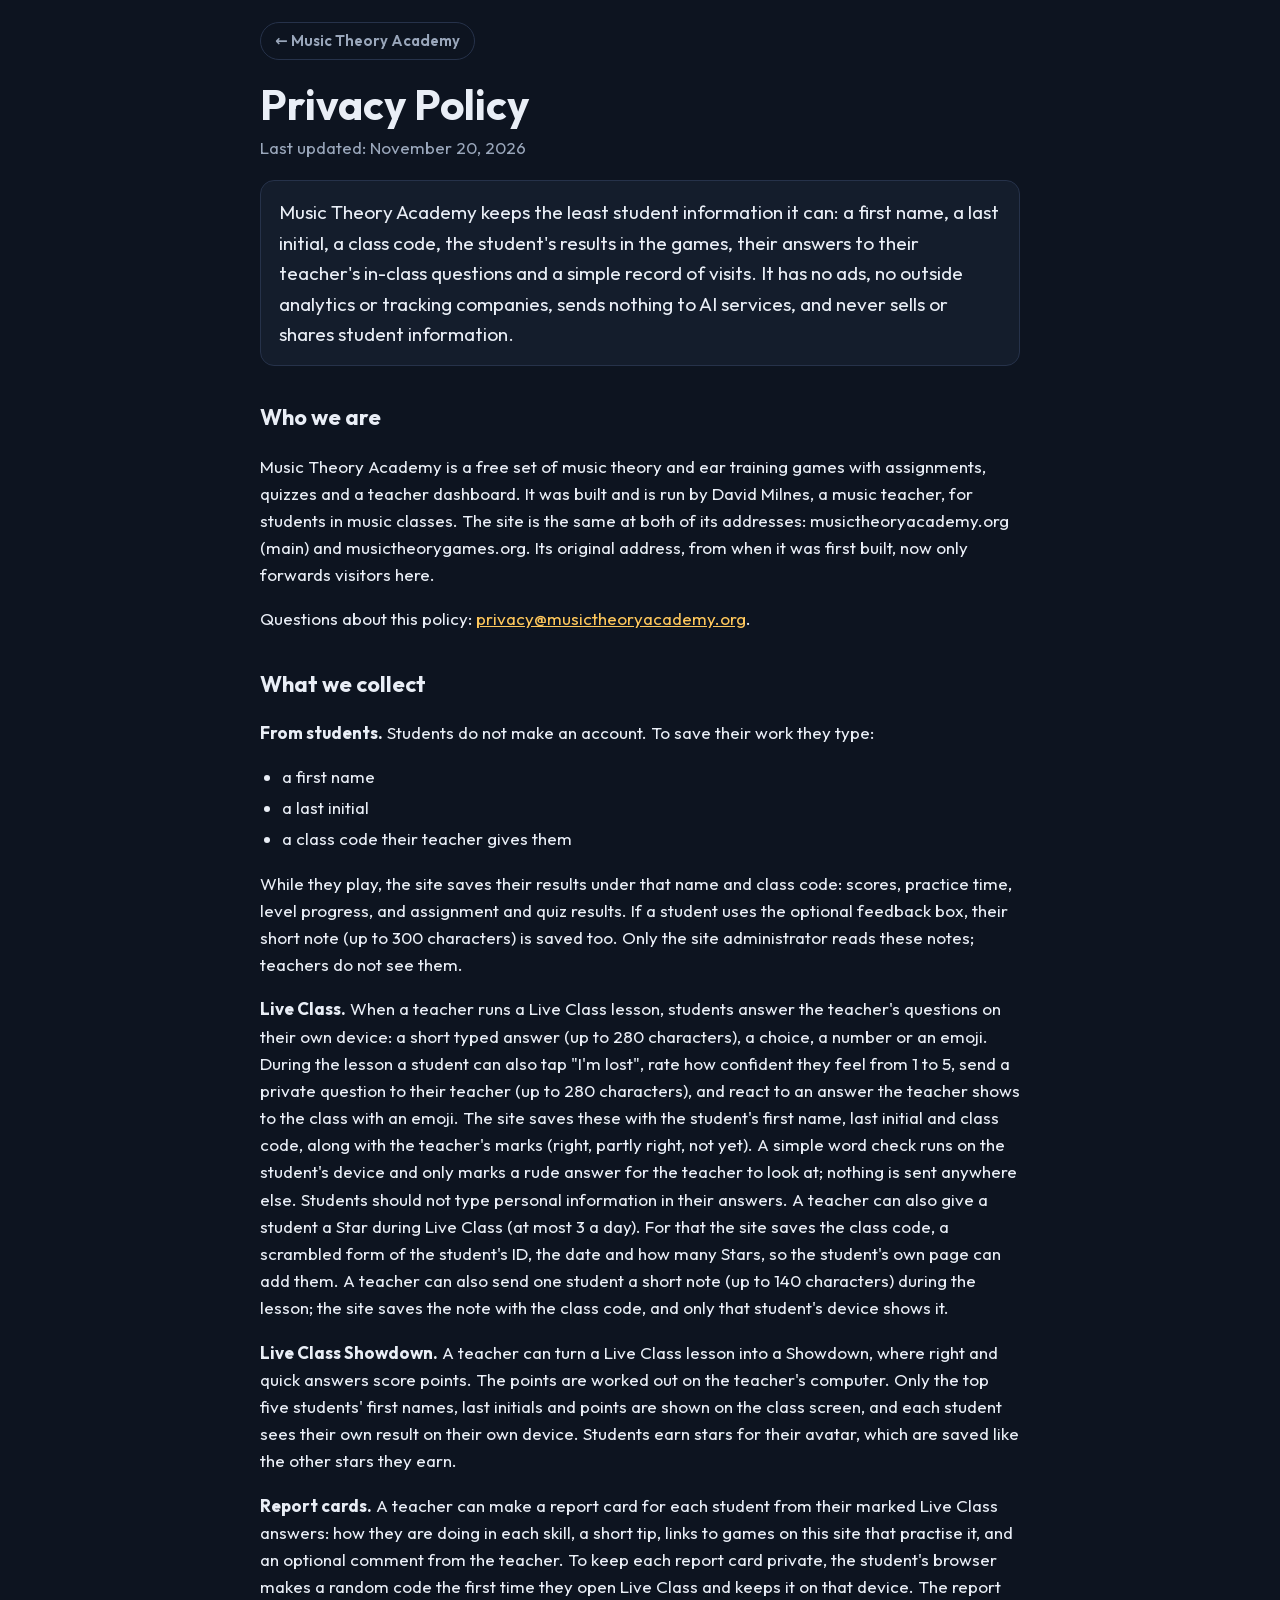
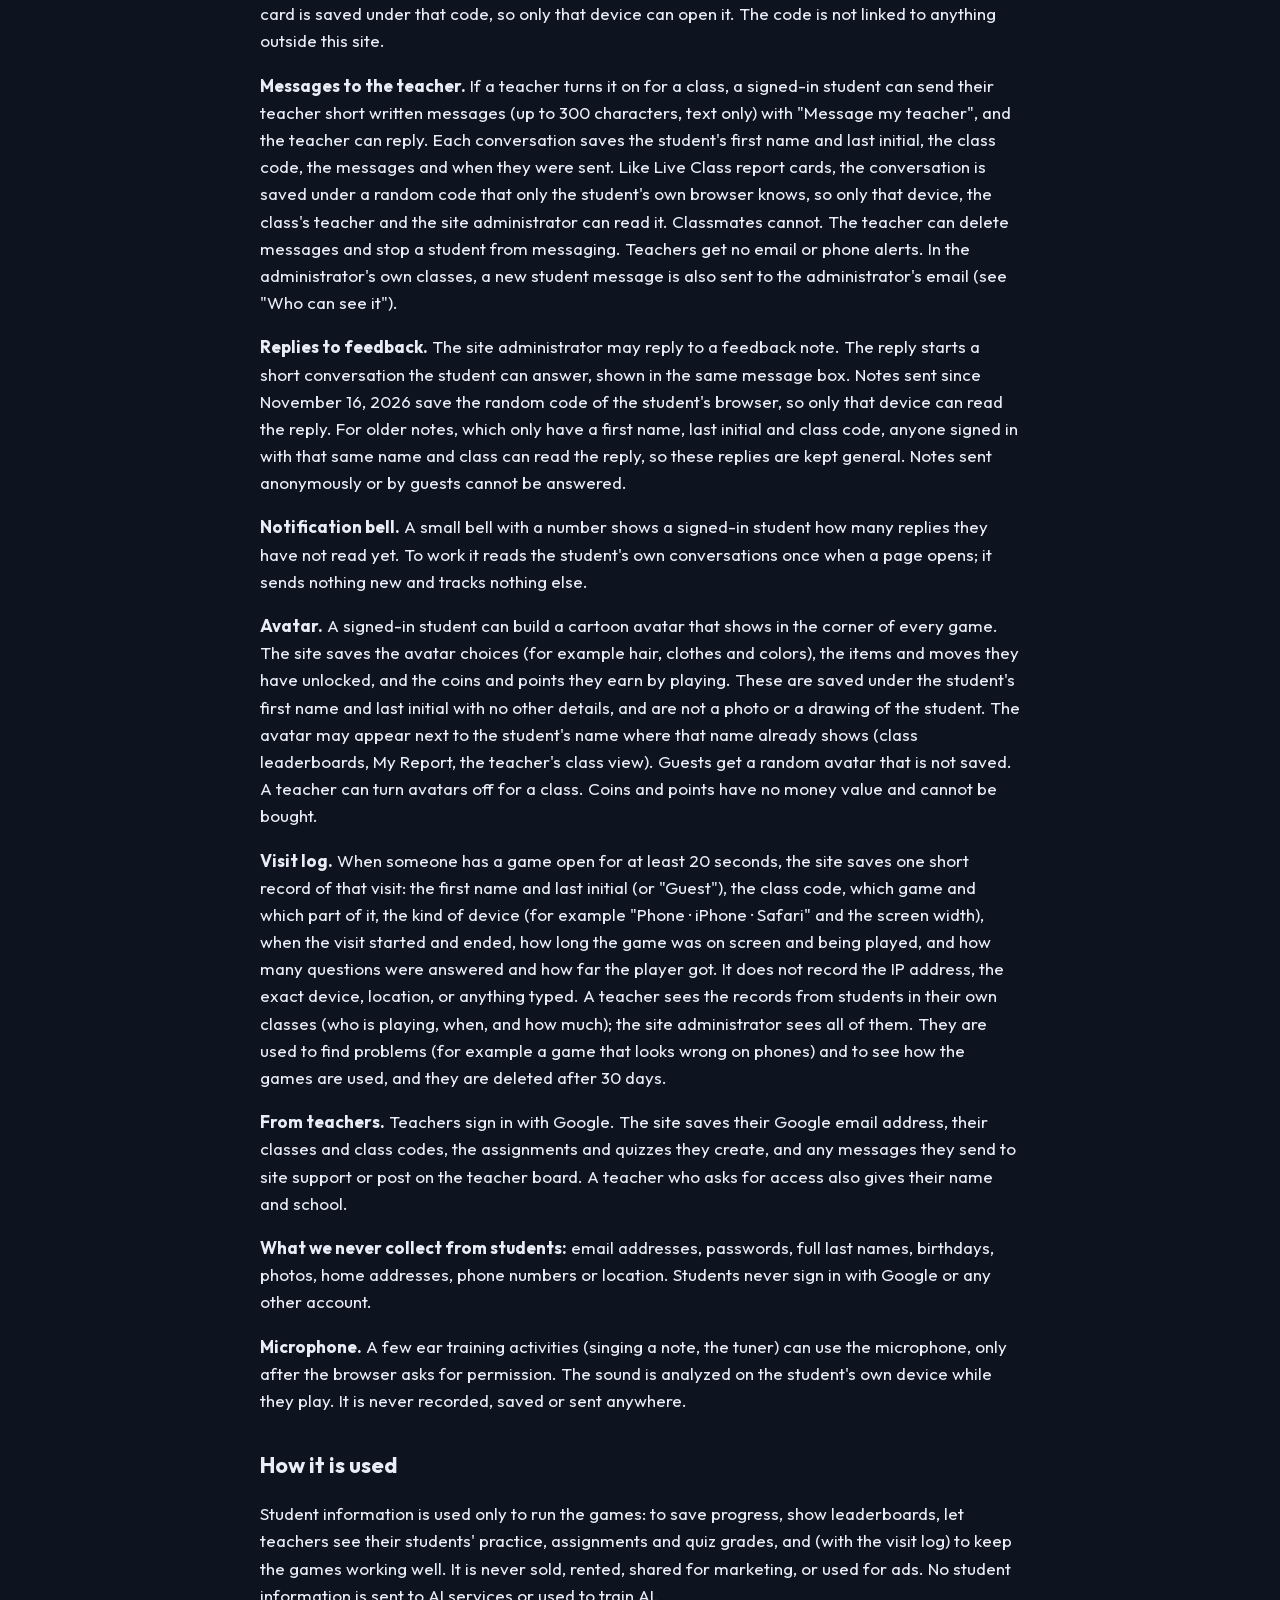
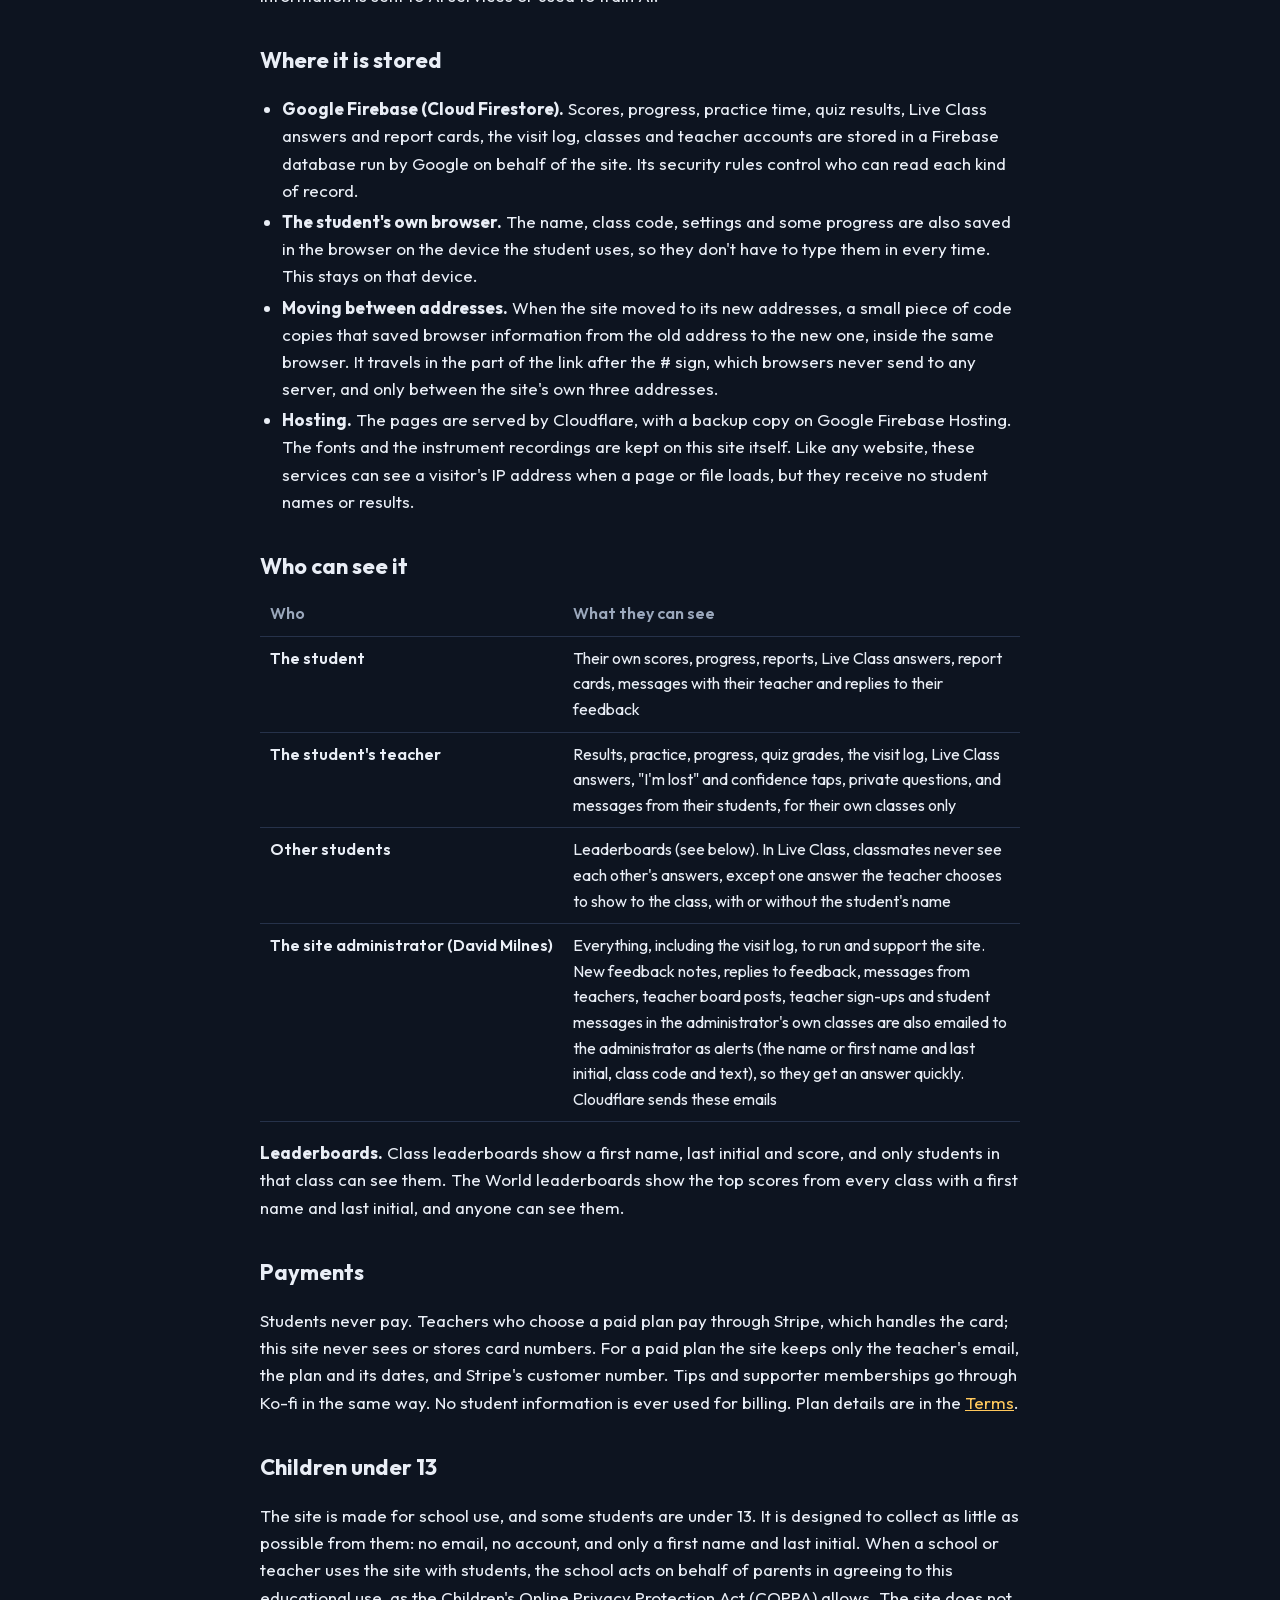
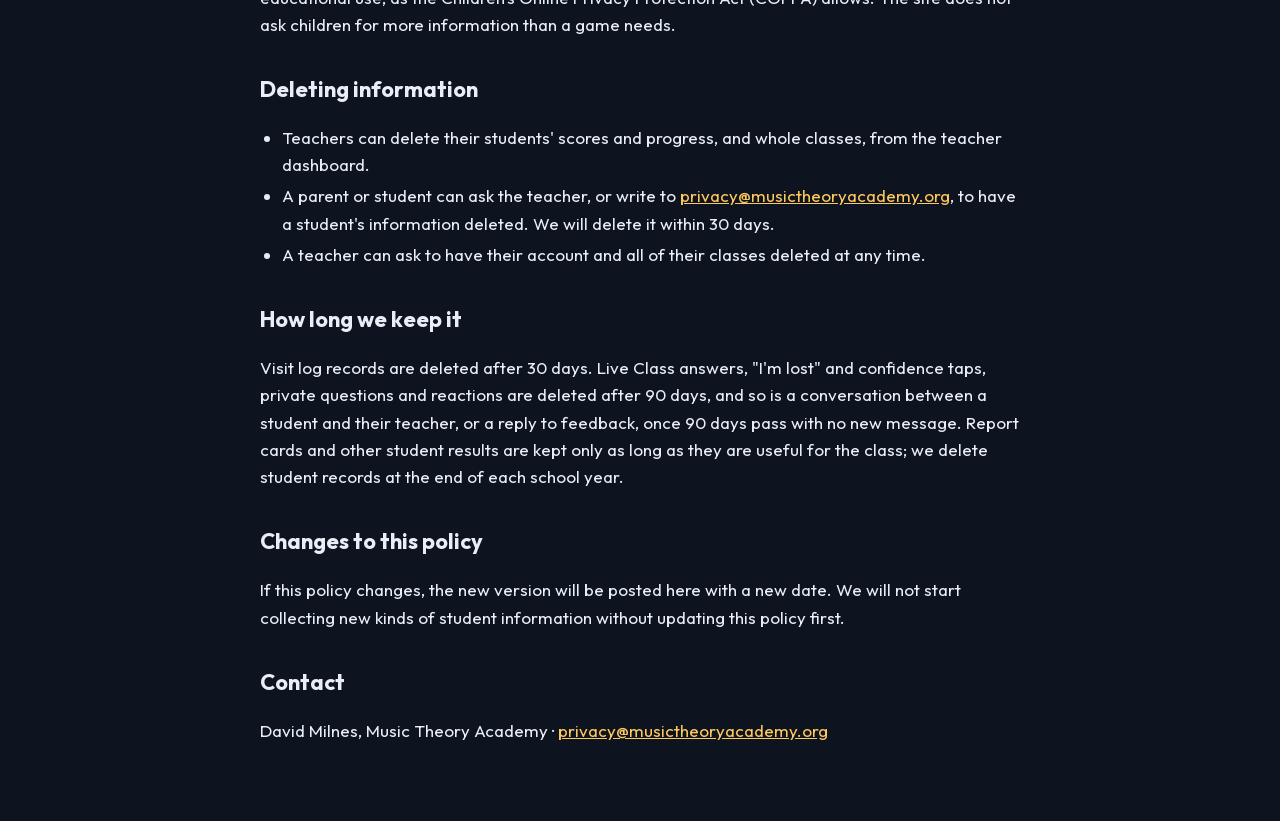
<file: privacy/index.html>
<!doctype html>
<html lang="en">
<head>
<meta charset="utf-8">
<!-- MTG_MOVE start: carries a browser's saved data from drkeyzzz.github.io to musictheorygames.org and musictheoryacademy.org. Master copy: shared/mtg-move.snippet.html; install with shared/apply-move.py, never edit the copy in a page. -->
<script>
/* musictheoryacademy.org is the one address (David, 2026-10-29: "all go to academy").
   Old address (drkeyzzz.github.io) and musictheorygames.org: pack everything this browser saved there and forward to the same
   page on musictheoryacademy.org (musictheorygames.org first checks the academy loads here; if a school blocks it, the page opens as is).
   musictheoryacademy.org: never leaves. It unpacks arriving data once per source (missing items are added, practice history is
   combined), then reloads clean.
   The data rides after the # in the link, which browsers never send to any server.
   Local test on port 8771: 127.0.0.1 = old, localhost = musictheorygames.org, academy.localhost = musictheoryacademy.org. */
(function () {
  if (window.top !== window.self) return;                       // pages shown inside another page never move
  var host = location.hostname, NEW = 'https://musictheorygames.org', ACAD = 'https://musictheoryacademy.org', OLD = 'https://drkeyzzz' + '.github.io', role = '';
  if (host === 'drkeyzzz.github.io') role = 'old';
  else if (host === 'musictheorygames.org') role = 'new';
  else if (host === 'musictheoryacademy.org') role = 'acad';
  else if (location.port === '8771') {
    NEW = 'http://localhost:8771'; ACAD = 'http://academy.localhost:8771'; OLD = 'http://127.0.0.1:8771';
    role = host === '127.0.0.1' ? 'old' : host === 'localhost' ? 'new' : host === 'academy.localhost' ? 'acad' : '';
  }
  if (!role) return;
  var FLAG = 'mtg_move_v1', TAG = '#mtgmove=', SEND = '#mtgsend=a.', ls = null;   // SEND: older academy pages asked for data this way (still read)
  try { ls = window.localStorage; ls.getItem(FLAG); } catch (e) { ls = null; }
  var page = location.pathname + location.search;
  function halt() { try { window.stop(); } catch (e) {} try { document.documentElement.style.visibility = 'hidden'; } catch (e) {} }
  function skip(k) { return k === FLAG || k === FLAG + '_old' || k.indexOf('mtg_time_lock_v1:') === 0 || k.indexOf('firebase:') === 0; }

  function b64u(bytes) {
    var s = '';
    for (var i = 0; i < bytes.length; i += 32768) s += String.fromCharCode.apply(null, bytes.subarray(i, i + 32768));
    return btoa(s).replace(/\+/g, '-').replace(/\//g, '_').replace(/=+$/, '');
  }
  function unb64u(t) {
    var s = atob(t.replace(/-/g, '+').replace(/_/g, '/')), b = new Uint8Array(s.length);
    for (var i = 0; i < s.length; i++) b[i] = s.charCodeAt(i);
    return b;
  }
  function pack(data) {
    var json = JSON.stringify(data);
    if (window.CompressionStream && window.Response && window.Blob)
      return new Response(new Blob([json]).stream().pipeThrough(new CompressionStream('gzip'))).arrayBuffer()
        .then(function (buf) { return 'z' + b64u(new Uint8Array(buf)); });
    return Promise.resolve('j' + b64u(new TextEncoder().encode(json)));
  }
  function unpack(p) {
    if (p === '-' || !p) return Promise.resolve({});
    var bytes = unb64u(p.slice(1));
    if (p.charAt(0) === 'z')
      return new Response(new Blob([bytes]).stream().pipeThrough(new DecompressionStream('gzip'))).text().then(JSON.parse);
    return Promise.resolve(JSON.parse(new TextDecoder().decode(bytes)));
  }

  // practice history: both addresses recorded different answers, so counts add up and bests take the higher one
  var ADD = { plays: 1, answers: 1, correct: 1, ms: 1, caught: 1 };
  function mergeGame(x, y) {
    for (var f in y) {
      if (f === 'skills') {
        x.skills = x.skills || {};
        for (var lab in y.skills) { var a = x.skills[lab], b = y.skills[lab]; x.skills[lab] = a ? [a[0] + b[0], a[1] + b[1]] : b; }
      } else if (typeof y[f] === 'number') x[f] = typeof x[f] !== 'number' ? y[f] : ADD[f] ? x[f] + y[f] : Math.max(x[f], y[f]);
      else if (!(f in x)) x[f] = y[f];
    }
  }
  function mergeHist(a, b) {
    if (!a || !a.days) return b;
    if (!b || !b.days) return a;
    for (var d in b.days) {
      if (!a.days[d]) { a.days[d] = b.days[d]; continue; }
      for (var g in b.days[d]) { if (!a.days[d][g]) a.days[d][g] = b.days[d][g]; else mergeGame(a.days[d][g], b.days[d][g]); }
    }
    return a;
  }
  function mergeLedger(a, b) {                                    // minutes already sent to the Practice time board, per day
    if (!a || !a.sent) return b;
    if (!b || !b.sent) return a;
    for (var d in b.sent) a.sent[d] = (a.sent[d] || 0) + b.sent[d];
    a.last = Math.max(a.last || 0, b.last || 0);
    return a;
  }
  function merge(data) {
    for (var k in data) {
      if (skip(k)) continue;
      try {
        var cur = ls.getItem(k), v = data[k];
        if (cur === null) ls.setItem(k, v);
        else if (k.indexOf('mtg_hist_v1:') === 0) ls.setItem(k, JSON.stringify(mergeHist(JSON.parse(cur), JSON.parse(v))));
        else if (k.indexOf('mtg_time_sync_v1:') === 0) ls.setItem(k, JSON.stringify(mergeLedger(JSON.parse(cur), JSON.parse(v))));
        // anything else the new address already has stays as it is
      } catch (e) {}
    }
  }

  function send(to, hash, src) {                                  // pack this browser's data and carry it to the same page at `to`
    halt();
    var data = {}, n = 0;
    if (ls) for (var i = 0; i < ls.length; i++) { var k = ls.key(i); if (k && !skip(k)) { data[k] = ls.getItem(k); n++; } }
    (n ? pack(data) : Promise.resolve('-')).then(function (p) { return p; }, function () { return '-'; }).then(function (p) {
      location.replace(to + page + TAG + (src || '') + p + '.' + encodeURIComponent(hash));
    });
  }
  function reach(origin) {                                        // can this browser load the other address? (school filters block some)
    return new Promise(function (ok) {
      var img = new Image(), t = setTimeout(function () { ok(false); }, 4000);
      img.onload = function () { clearTimeout(t); ok(true); };
      img.onerror = function () { clearTimeout(t); ok(false); };
      img.src = origin + '/screenshots/brainwaves.jpg?r=' + Date.now();
    });
  }
  var asked = location.hash.indexOf(SEND) === 0, hash = asked ? decodeURIComponent(location.hash.slice(SEND.length)) : location.hash.replace(/^#/, '');

  var STAY = 'mtg_move_stay';                                     // this tab could not reach musictheoryacademy.org: stay where it is
  var stay = false; try { stay = sessionStorage.getItem(STAY) === '1'; } catch (e) {}

  if (role === 'old') { send(ACAD, hash, 'o'); return; }          // old links go straight to the academy (marked 'o' so both sources can merge once)

  if (role === 'new') {                                           // musictheorygames.org forwards to the academy with its data (or passes data on)
    if (stay) return;
    halt();
    reach(ACAD).then(function (ok) {
      if (!ok) { try { sessionStorage.setItem(STAY, '1'); } catch (e) {} location.reload(); return; }   // the academy is blocked here: open this page
      if (location.hash.indexOf(TAG) === 0) location.replace(ACAD + page + location.hash);
      else send(ACAD, hash);
    });
    return;
  }

  if (location.hash.indexOf(TAG) === 0) {                         // data arriving at the academy: unpack once per source, then reload clean
    halt();
    var rest = location.hash.slice(TAG.length), dot = rest.indexOf('.');
    var p = dot < 0 ? rest : rest.slice(0, dot), orig = dot < 0 ? '' : decodeURIComponent(rest.slice(dot + 1));
    var key = FLAG; if (p.charAt(0) === 'o') { key = FLAG + '_old'; p = p.slice(1); }
    var done = function () {
      history.replaceState(null, '', page + (orig ? '#' + orig : ''));
      location.reload();
    };
    if (!ls || ls.getItem(key) === 'done') { done(); return; }
    unpack(p).then(merge).catch(function () {}).then(function () { try { ls.setItem(key, 'done'); } catch (e) {} done(); });
  }
})();
</script>
<!-- MTG_MOVE end -->
<meta name="viewport" content="width=device-width, initial-scale=1">
<title>Privacy Policy · Music Theory Academy</title>
<meta name="description" content="What Music Theory Academy collects, who can see it, and how to have it deleted.">
<link href="/fonts/fonts.css" rel="stylesheet">
<style>
  /* Kept in step with what the site really does: change this page (and its date) before collecting anything new. */
  :root { --bg: #0d1420; --card: #141d2c; --line: #26324a; --ink: #e9eef6; --muted: #9aa7bb; --gold: #ffc85c; }
  html, body { margin: 0; }
  body { background: var(--bg); color: var(--ink); font: 17px/1.6 Outfit, system-ui, sans-serif; }
  .wrap { max-width: 760px; margin: 0 auto; padding: 22px 16px 60px; }
  a { color: var(--gold); }
  .home { display: inline-block; font-weight: 600; font-size: 15px; text-decoration: none; color: var(--muted); border: 1px solid var(--line); border-radius: 999px; padding: 6px 14px; }
  .home:hover { color: var(--ink); }
  h1 { font-size: clamp(30px, 6vw, 42px); line-height: 1.1; margin: 22px 0 6px; }
  .date { color: var(--muted); margin: 0 0 18px; }
  .lead { font-size: 19px; background: var(--card); border: 1px solid var(--line); border-radius: 14px; padding: 16px 18px; }
  h2 { font-size: 22px; margin: 34px 0 8px; }
  ul { padding-left: 22px; }
  li { margin: 4px 0; }
  table { width: 100%; border-collapse: collapse; margin: 8px 0; font-size: 16px; }
  th, td { text-align: left; vertical-align: top; padding: 9px 10px; border-bottom: 1px solid var(--line); }
  th { color: var(--muted); font-weight: 600; }
  td:first-child { white-space: nowrap; font-weight: 600; }
  @media (max-width: 520px) { td:first-child { white-space: normal; } }
</style>
</head>
<body>
<div class="wrap">
<a class="home" href="/">← Music Theory Academy</a>

<h1>Privacy Policy</h1>
<p class="date">Last updated: November 20, 2026</p>

<p class="lead">Music Theory Academy keeps the least student information it can: a first name, a last initial, a class code,
the student's results in the games, their answers to their teacher's in-class questions and a simple record of visits. It has no ads, no outside analytics or tracking companies,
sends nothing to AI services, and never sells or shares student information.</p>

<h2>Who we are</h2>
<p>Music Theory Academy is a free set of music theory and ear training games with assignments, quizzes and a teacher
dashboard. It was built and is run by David Milnes, a music teacher, for students in music classes. The site is the same at
both of its addresses: musictheoryacademy.org (main) and musictheorygames.org. Its original address, from when it was first
built, now only forwards visitors here.</p>
<p>Questions about this policy: <a href="mailto:privacy@musictheoryacademy.org">privacy@musictheoryacademy.org</a>.</p>

<h2>What we collect</h2>
<p><b>From students.</b> Students do not make an account. To save their work they type:</p>
<ul><li>a first name</li><li>a last initial</li><li>a class code their teacher gives them</li></ul>
<p>While they play, the site saves their results under that name and class code: scores, practice time, level progress,
and assignment and quiz results. If a student uses the optional feedback box, their short note (up to 300 characters) is
saved too. Only the site administrator reads these notes; teachers do not see them.</p>
<p><b>Live Class.</b> When a teacher runs a Live Class lesson, students answer the teacher's questions on their own device: a short
typed answer (up to 280 characters), a choice, a number or an emoji. During the lesson a student can also tap "I'm lost", rate how
confident they feel from 1 to 5, send a private question to their teacher (up to 280 characters), and react to an answer the
teacher shows to the class with an emoji. The site saves these with the student's first name, last initial and class code, along
with the teacher's marks (right, partly right, not yet). A simple word check runs on the student's device and only marks a rude
answer for the teacher to look at; nothing is sent anywhere else. Students should not type personal information in their answers.
A teacher can also give a student a Star during Live Class (at most 3 a day). For that the site saves the class code, a scrambled
form of the student's ID, the date and how many Stars, so the student's own page can add them. A teacher can also send one student a short note (up to 140 characters) during the lesson;
the site saves the note with the class code, and only that student's device shows it.</p>
<p><b>Live Class Showdown.</b> A teacher can turn a Live Class lesson into a Showdown, where right and quick answers score points. The
points are worked out on the teacher's computer. Only the top five students' first names, last initials and points are shown on the
class screen, and each student sees their own result on their own device. Students earn stars for their avatar, which are saved like
the other stars they earn.</p>
<p><b>Report cards.</b> A teacher can make a report card for each student from their marked Live Class answers: how they are
doing in each skill, a short tip, links to games on this site that practise it, and an optional comment from the teacher. To keep
each report card private, the student's browser makes a random code the first time they open Live Class and keeps it on that
device. The report card is saved under that code, so only that device can open it. The code is not linked to anything outside
this site.</p>
<p><b>Messages to the teacher.</b> If a teacher turns it on for a class, a signed-in student can send their teacher short
written messages (up to 300 characters, text only) with "Message my teacher", and the teacher can reply. Each conversation
saves the student's first name and last initial, the class code, the messages and when they were sent. Like Live Class report
cards, the conversation is saved under a random code that only the student's own browser knows, so only that device, the
class's teacher and the site administrator can read it. Classmates cannot. The teacher can delete messages and stop a student
from messaging. Teachers get no email or phone alerts. In the administrator's own classes, a new student message is also
sent to the administrator's email (see "Who can see it").</p>
<p><b>Replies to feedback.</b> The site administrator may reply to a feedback note. The reply starts a short conversation the
student can answer, shown in the same message box. Notes sent since November 16, 2026 save the random code of the student's
browser, so only that device can read the reply. For older notes, which only have a first name, last initial and class code,
anyone signed in with that same name and class can read the reply, so these replies are kept general. Notes sent anonymously
or by guests cannot be answered.</p>
<p><b>Notification bell.</b> A small bell with a number shows a signed-in student how many replies they have not read yet. To
work it reads the student's own conversations once when a page opens; it sends nothing new and tracks nothing else.</p>
<p><b>Avatar.</b> A signed-in student can build a cartoon avatar that shows in the corner of every game. The site saves the
avatar choices (for example hair, clothes and colors), the items and moves they have unlocked, and the coins and points they
earn by playing. These are saved under the student's first name and last initial with no other details, and are not a photo or
a drawing of the student. The avatar may appear next to the student's name where that name already shows (class leaderboards,
My Report, the teacher's class view). Guests get a random avatar that is not saved. A teacher can turn avatars off for a class.
Coins and points have no money value and cannot be bought.</p>
<p><b>Visit log.</b> When someone has a game open for at least 20 seconds, the site saves one short record of that visit: the
first name and last initial (or "Guest"), the class code, which game and which part of it, the kind of device (for example
"Phone · iPhone · Safari" and the screen width), when the visit started and ended, how long the game was on screen and
being played, and how many questions were answered and how far the player got. It does not record the IP address, the
exact device, location, or anything typed. A teacher sees the records from students in their own classes (who is playing, when, and how much); the site administrator sees all of them. They are used to find
problems (for example a game that looks wrong on phones) and to see how the games are used, and they are deleted after
30 days.</p>
<p><b>From teachers.</b> Teachers sign in with Google. The site saves their Google email address, their classes and class
codes, the assignments and quizzes they create, and any messages they send to site support or post on the teacher board.
A teacher who asks for access also gives their name and school.</p>
<p><b>What we never collect from students:</b> email addresses, passwords, full last names, birthdays, photos, home
addresses, phone numbers or location. Students never sign in with Google or any other account.</p>
<p><b>Microphone.</b> A few ear training activities (singing a note, the tuner) can use the microphone, only after the browser
asks for permission. The sound is analyzed on the student's own device while they play. It is never recorded, saved or sent
anywhere.</p>

<h2>How it is used</h2>
<p>Student information is used only to run the games: to save progress, show leaderboards, let teachers see their students'
practice, assignments and quiz grades, and (with the visit log) to keep the games working well. It is never sold, rented,
shared for marketing, or used for ads. No student information is sent to AI services or used to train AI.</p>

<h2>Where it is stored</h2>
<ul>
<li><b>Google Firebase (Cloud Firestore).</b> Scores, progress, practice time, quiz results, Live Class answers and report cards,
the visit log, classes and teacher accounts are stored in a Firebase database run by Google on behalf of the site. Its security rules control who can read
each kind of record.</li>
<li><b>The student's own browser.</b> The name, class code, settings and some progress are also saved in the browser on the
device the student uses, so they don't have to type them in every time. This stays on that device.</li>
<li><b>Moving between addresses.</b> When the site moved to its new addresses, a small piece of code copies that saved
browser information from the old address to the new one, inside the same browser. It travels in the part of the link after
the # sign, which browsers never send to any server, and only between the site's own three addresses.</li>
<li><b>Hosting.</b> The pages are served by Cloudflare, with a backup copy on Google Firebase Hosting. The fonts and the
instrument recordings are kept on this site itself. Like any website, these services can see
a visitor's IP address when a page or file loads, but they receive no student names or results.</li>
</ul>

<h2>Who can see it</h2>
<table>
<thead><tr><th>Who</th><th>What they can see</th></tr></thead>
<tbody>
<tr><td>The student</td><td>Their own scores, progress, reports, Live Class answers, report cards, messages with their teacher and replies to their feedback</td></tr>
<tr><td>The student's teacher</td><td>Results, practice, progress, quiz grades, the visit log, Live Class answers, "I'm lost" and confidence taps, private questions, and messages from their students, for their own classes only</td></tr>
<tr><td>Other students</td><td>Leaderboards (see below). In Live Class, classmates never see each other's answers, except one answer the teacher chooses to show to the class, with or without the student's name</td></tr>
<tr><td>The site administrator (David Milnes)</td><td>Everything, including the visit log, to run and support the site. New feedback notes, replies to feedback, messages from teachers, teacher board posts, teacher sign-ups and student messages in the administrator's own classes are also emailed to the administrator as alerts (the name or first name and last initial, class code and text), so they get an answer quickly. Cloudflare sends these emails</td></tr>
</tbody>
</table>
<p><b>Leaderboards.</b> Class leaderboards show a first name, last initial and score, and only students in that class can see
them. The World leaderboards show the top scores from every class with a first name and last initial, and anyone can see
them.</p>

<h2>Payments</h2>
<p>Students never pay. Teachers who choose a paid plan pay through Stripe, which handles the card; this site never sees or stores
card numbers. For a paid plan the site keeps only the teacher's email, the plan and its dates, and Stripe's customer number. Tips
and supporter memberships go through Ko-fi in the same way. No student information is ever used for billing. Plan details are in
the <a href="/terms/">Terms</a>.</p>

<h2>Children under 13</h2>
<p>The site is made for school use, and some students are under 13. It is designed to collect as little as possible from them:
no email, no account, and only a first name and last initial. When a school or teacher uses the site with students, the
school acts on behalf of parents in agreeing to this educational use, as the Children's Online Privacy Protection Act (COPPA)
allows. The site does not ask children for more information than a game needs.</p>

<h2>Deleting information</h2>
<ul>
<li>Teachers can delete their students' scores and progress, and whole classes, from the teacher dashboard.</li>
<li>A parent or student can ask the teacher, or write to <a href="mailto:privacy@musictheoryacademy.org">privacy@musictheoryacademy.org</a>,
to have a student's information deleted. We will delete it within 30 days.</li>
<li>A teacher can ask to have their account and all of their classes deleted at any time.</li>
</ul>

<h2>How long we keep it</h2>
<p>Visit log records are deleted after 30 days. Live Class answers, "I'm lost" and confidence taps, private questions and
reactions are deleted after 90 days, and so is a conversation between a student and their teacher, or a reply to feedback, once 90 days pass with no new message. Report cards and other student results are kept only as long as they are useful for the class; we
delete student records at the end of each school year.</p>

<h2>Changes to this policy</h2>
<p>If this policy changes, the new version will be posted here with a new date. We will not start collecting new kinds of
student information without updating this policy first.</p>

<h2>Contact</h2>
<p>David Milnes, Music Theory Academy · <a href="mailto:privacy@musictheoryacademy.org">privacy@musictheoryacademy.org</a></p>
</div>
</body>
</html>
</file>
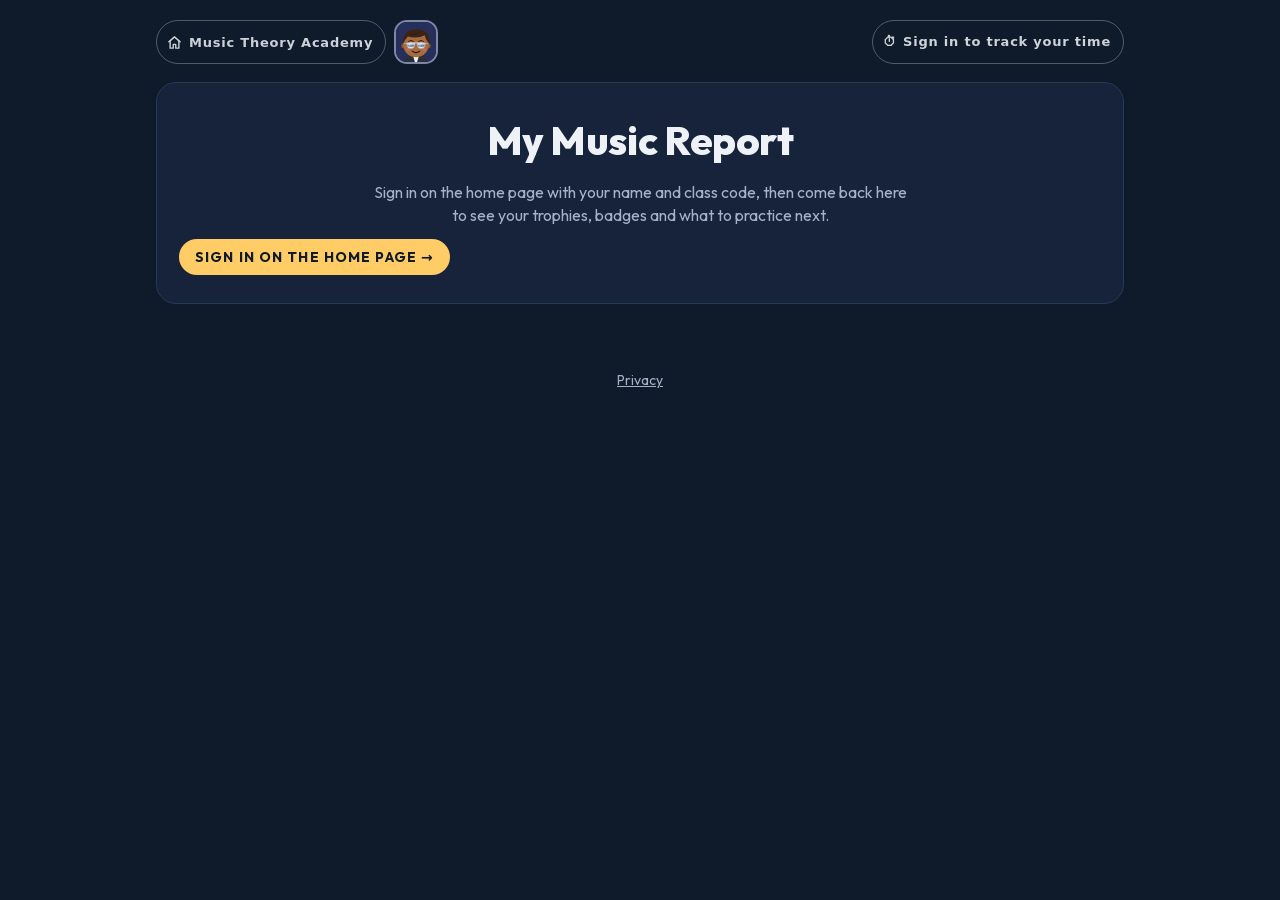
<file: report/index.html>
<!doctype html>
<html lang="en">
<head>
<meta charset="utf-8">
<!-- MTG_MOVE start: carries a browser's saved data from drkeyzzz.github.io to musictheorygames.org and musictheoryacademy.org. Master copy: shared/mtg-move.snippet.html; install with shared/apply-move.py, never edit the copy in a page. -->
<script>
/* musictheoryacademy.org is the one address (David, 2026-10-29: "all go to academy").
   Old address (drkeyzzz.github.io) and musictheorygames.org: pack everything this browser saved there and forward to the same
   page on musictheoryacademy.org (musictheorygames.org first checks the academy loads here; if a school blocks it, the page opens as is).
   musictheoryacademy.org: never leaves. It unpacks arriving data once per source (missing items are added, practice history is
   combined), then reloads clean.
   The data rides after the # in the link, which browsers never send to any server.
   Local test on port 8771: 127.0.0.1 = old, localhost = musictheorygames.org, academy.localhost = musictheoryacademy.org. */
(function () {
  if (window.top !== window.self) return;                       // pages shown inside another page never move
  var host = location.hostname, NEW = 'https://musictheorygames.org', ACAD = 'https://musictheoryacademy.org', OLD = 'https://drkeyzzz' + '.github.io', role = '';
  if (host === 'drkeyzzz.github.io') role = 'old';
  else if (host === 'musictheorygames.org') role = 'new';
  else if (host === 'musictheoryacademy.org') role = 'acad';
  else if (location.port === '8771') {
    NEW = 'http://localhost:8771'; ACAD = 'http://academy.localhost:8771'; OLD = 'http://127.0.0.1:8771';
    role = host === '127.0.0.1' ? 'old' : host === 'localhost' ? 'new' : host === 'academy.localhost' ? 'acad' : '';
  }
  if (!role) return;
  var FLAG = 'mtg_move_v1', TAG = '#mtgmove=', SEND = '#mtgsend=a.', ls = null;   // SEND: older academy pages asked for data this way (still read)
  try { ls = window.localStorage; ls.getItem(FLAG); } catch (e) { ls = null; }
  var page = location.pathname + location.search;
  function halt() { try { window.stop(); } catch (e) {} try { document.documentElement.style.visibility = 'hidden'; } catch (e) {} }
  function skip(k) { return k === FLAG || k === FLAG + '_old' || k.indexOf('mtg_time_lock_v1:') === 0 || k.indexOf('firebase:') === 0; }

  function b64u(bytes) {
    var s = '';
    for (var i = 0; i < bytes.length; i += 32768) s += String.fromCharCode.apply(null, bytes.subarray(i, i + 32768));
    return btoa(s).replace(/\+/g, '-').replace(/\//g, '_').replace(/=+$/, '');
  }
  function unb64u(t) {
    var s = atob(t.replace(/-/g, '+').replace(/_/g, '/')), b = new Uint8Array(s.length);
    for (var i = 0; i < s.length; i++) b[i] = s.charCodeAt(i);
    return b;
  }
  function pack(data) {
    var json = JSON.stringify(data);
    if (window.CompressionStream && window.Response && window.Blob)
      return new Response(new Blob([json]).stream().pipeThrough(new CompressionStream('gzip'))).arrayBuffer()
        .then(function (buf) { return 'z' + b64u(new Uint8Array(buf)); });
    return Promise.resolve('j' + b64u(new TextEncoder().encode(json)));
  }
  function unpack(p) {
    if (p === '-' || !p) return Promise.resolve({});
    var bytes = unb64u(p.slice(1));
    if (p.charAt(0) === 'z')
      return new Response(new Blob([bytes]).stream().pipeThrough(new DecompressionStream('gzip'))).text().then(JSON.parse);
    return Promise.resolve(JSON.parse(new TextDecoder().decode(bytes)));
  }

  // practice history: both addresses recorded different answers, so counts add up and bests take the higher one
  var ADD = { plays: 1, answers: 1, correct: 1, ms: 1, caught: 1 };
  function mergeGame(x, y) {
    for (var f in y) {
      if (f === 'skills') {
        x.skills = x.skills || {};
        for (var lab in y.skills) { var a = x.skills[lab], b = y.skills[lab]; x.skills[lab] = a ? [a[0] + b[0], a[1] + b[1]] : b; }
      } else if (typeof y[f] === 'number') x[f] = typeof x[f] !== 'number' ? y[f] : ADD[f] ? x[f] + y[f] : Math.max(x[f], y[f]);
      else if (!(f in x)) x[f] = y[f];
    }
  }
  function mergeHist(a, b) {
    if (!a || !a.days) return b;
    if (!b || !b.days) return a;
    for (var d in b.days) {
      if (!a.days[d]) { a.days[d] = b.days[d]; continue; }
      for (var g in b.days[d]) { if (!a.days[d][g]) a.days[d][g] = b.days[d][g]; else mergeGame(a.days[d][g], b.days[d][g]); }
    }
    return a;
  }
  function mergeLedger(a, b) {                                    // minutes already sent to the Practice time board, per day
    if (!a || !a.sent) return b;
    if (!b || !b.sent) return a;
    for (var d in b.sent) a.sent[d] = (a.sent[d] || 0) + b.sent[d];
    a.last = Math.max(a.last || 0, b.last || 0);
    return a;
  }
  function merge(data) {
    for (var k in data) {
      if (skip(k)) continue;
      try {
        var cur = ls.getItem(k), v = data[k];
        if (cur === null) ls.setItem(k, v);
        else if (k.indexOf('mtg_hist_v1:') === 0) ls.setItem(k, JSON.stringify(mergeHist(JSON.parse(cur), JSON.parse(v))));
        else if (k.indexOf('mtg_time_sync_v1:') === 0) ls.setItem(k, JSON.stringify(mergeLedger(JSON.parse(cur), JSON.parse(v))));
        // anything else the new address already has stays as it is
      } catch (e) {}
    }
  }

  function send(to, hash, src) {                                  // pack this browser's data and carry it to the same page at `to`
    halt();
    var data = {}, n = 0;
    if (ls) for (var i = 0; i < ls.length; i++) { var k = ls.key(i); if (k && !skip(k)) { data[k] = ls.getItem(k); n++; } }
    (n ? pack(data) : Promise.resolve('-')).then(function (p) { return p; }, function () { return '-'; }).then(function (p) {
      location.replace(to + page + TAG + (src || '') + p + '.' + encodeURIComponent(hash));
    });
  }
  function reach(origin) {                                        // can this browser load the other address? (school filters block some)
    return new Promise(function (ok) {
      var img = new Image(), t = setTimeout(function () { ok(false); }, 4000);
      img.onload = function () { clearTimeout(t); ok(true); };
      img.onerror = function () { clearTimeout(t); ok(false); };
      img.src = origin + '/screenshots/brainwaves.jpg?r=' + Date.now();
    });
  }
  var asked = location.hash.indexOf(SEND) === 0, hash = asked ? decodeURIComponent(location.hash.slice(SEND.length)) : location.hash.replace(/^#/, '');

  var STAY = 'mtg_move_stay';                                     // this tab could not reach musictheoryacademy.org: stay where it is
  var stay = false; try { stay = sessionStorage.getItem(STAY) === '1'; } catch (e) {}

  if (role === 'old') { send(ACAD, hash, 'o'); return; }          // old links go straight to the academy (marked 'o' so both sources can merge once)

  if (role === 'new') {                                           // musictheorygames.org forwards to the academy with its data (or passes data on)
    if (stay) return;
    halt();
    reach(ACAD).then(function (ok) {
      if (!ok) { try { sessionStorage.setItem(STAY, '1'); } catch (e) {} location.reload(); return; }   // the academy is blocked here: open this page
      if (location.hash.indexOf(TAG) === 0) location.replace(ACAD + page + location.hash);
      else send(ACAD, hash);
    });
    return;
  }

  if (location.hash.indexOf(TAG) === 0) {                         // data arriving at the academy: unpack once per source, then reload clean
    halt();
    var rest = location.hash.slice(TAG.length), dot = rest.indexOf('.');
    var p = dot < 0 ? rest : rest.slice(0, dot), orig = dot < 0 ? '' : decodeURIComponent(rest.slice(dot + 1));
    var key = FLAG; if (p.charAt(0) === 'o') { key = FLAG + '_old'; p = p.slice(1); }
    var done = function () {
      history.replaceState(null, '', page + (orig ? '#' + orig : ''));
      location.reload();
    };
    if (!ls || ls.getItem(key) === 'done') { done(); return; }
    unpack(p).then(merge).catch(function () {}).then(function () { try { ls.setItem(key, 'done'); } catch (e) {} done(); });
  }
})();
</script>
<!-- MTG_MOVE end -->
<meta name="viewport" content="width=device-width, initial-scale=1">
<title>My Music Report · Music Theory Academy</title>
<link href="/fonts/fonts.css" rel="stylesheet">
<script>
/* Look (skin), shared by every Music Theory Game: clean (default), day or classic. ?skin=day previews and saves one. */
(function () {
  var ok = ['clean', 'day', 'classic'], s = null;
  try { var q = new URLSearchParams(location.search).get('skin'); if (ok.indexOf(q) >= 0) { s = q; localStorage.setItem('mtg_skin_v1', q); } } catch (e) {}
  if (!s) try { s = localStorage.getItem('mtg_skin_v1'); } catch (e) {}
  document.documentElement.dataset.skin = ok.indexOf(s) >= 0 ? s : 'clean';
})();
</script>
<style>
/* Layout: the home page's look turned into a player card: header card with level, XP and streak, a tab per game in that game's color, then a big "good job" hero, trophy tiles, strengths and badges, and "next quest" items to work on. */
:root {
  --bg: #0d1420;
  --glow: #1b2a44;
  --card: #141d2c;
  --line: #26344b;
  --text: #f1ece0;
  --muted: #9aa7bb;
  --gold: #ffc85c;
  --win: #7dffb0;
  --work: #ff9d6e;
  --f-display: "Abril Fatface", Georgia, serif;
  --f-ui: "Josefin Sans", system-ui, sans-serif;
  --f-pop: "Bungee", "Impact", sans-serif;
  color-scheme: dark;
}
* { box-sizing: border-box; }
[hidden] { display: none !important; }
html, body { margin: 0; background: var(--bg); color: var(--text); }
body { background: radial-gradient(1200px 700px at 50% -10%, var(--glow), var(--bg) 70%) fixed, var(--bg); font-family: var(--f-ui); font-size: 16px; line-height: 1.45; }
.wrap { max-width: 1000px; margin: 0 auto; padding-inline: 16px; padding-block: 20px 56px; display: flex; flex-direction: column; gap: 18px; }
.top { display: flex; flex-wrap: wrap; gap: 8px; }
.pill { display: inline-flex; align-items: center; gap: 7px; font: 600 13px/1 system-ui, -apple-system, "Segoe UI", sans-serif; letter-spacing: .06em; color: var(--text); text-decoration: none; opacity: .85; padding: 6px 12px 6px 10px; border: 1px solid color-mix(in srgb, currentColor 35%, transparent); border-radius: 999px; }
.pill:hover { opacity: 1; border-color: currentColor; }
.pill svg { width: 15px; height: 15px; }

.player { display: grid; grid-template-columns: auto minmax(0, 1fr) auto; gap: 16px 22px; align-items: center; background: var(--card); border: 1px solid var(--line); border-radius: 20px; padding: 18px 22px; }
@media (max-width: 640px) { .player { grid-template-columns: auto minmax(0, 1fr); } .streak { grid-column: 1 / -1; } }
.avatar { width: 72px; height: 72px; border-radius: 50%; display: grid; place-items: center; font-family: var(--f-display); font-size: 34px; color: var(--bg); background: conic-gradient(var(--gold), #ff4fa3, #8b7bff, #3ee8f0, var(--gold)); box-shadow: 0 0 24px -4px var(--gold); }
.who h1 { font-family: var(--f-display); font-weight: 400; font-size: clamp(30px, 5vw, 44px); line-height: 1; margin: 0; }
.who .cls { color: var(--muted); margin: 4px 0 8px; }
.lvl { display: flex; align-items: center; gap: 10px; flex-wrap: wrap; }
.lvl b { font-family: var(--f-pop); font-weight: 400; color: var(--gold); font-size: 16px; letter-spacing: .04em; }
.xp { flex: 1 1 200px; height: 12px; border-radius: 999px; background: var(--bg); border: 1px solid var(--line); overflow: hidden; min-width: 0; }
.xp i { display: block; height: 100%; width: 0; background: linear-gradient(90deg, var(--gold), #ff4fa3); border-radius: 999px; transition: width 1s ease; }
.lvl small { color: var(--muted); font-size: 14px; }
.streak { text-align: center; background: var(--bg); border: 1px solid var(--line); border-radius: 16px; padding: 10px 16px; }
.streak .f { font-size: 30px; line-height: 1; }
.streak b { display: block; font-family: var(--f-pop); font-weight: 400; font-size: 26px; color: var(--work); }
.streak span { font-size: 12px; font-weight: 700; letter-spacing: .14em; text-transform: uppercase; color: var(--muted); }

.tabs { display: flex; flex-wrap: wrap; gap: 8px; }
.tabs button { font: 700 15px var(--f-ui); letter-spacing: .06em; text-transform: uppercase; color: var(--muted); background: var(--card); border: 1px solid var(--line); border-radius: 999px; padding: 10px 16px 8px; cursor: pointer; display: inline-flex; align-items: center; gap: 8px; }
.tabs button i { width: 10px; height: 10px; border-radius: 50%; background: var(--acc, var(--gold)); }
.tabs button[aria-selected="true"] { color: var(--bg); background: var(--acc, var(--gold)); border-color: var(--acc, var(--gold)); }
.tabs button[aria-selected="true"] i { background: var(--bg); }
.tabs button:focus-visible { outline: 2px solid var(--text); outline-offset: 2px; }

.panel { --acc: var(--gold); display: flex; flex-direction: column; gap: 16px; }
.hero { position: relative; overflow: hidden; border-radius: 22px; padding: 26px 24px; background: radial-gradient(600px 260px at 15% 0%, color-mix(in srgb, var(--acc) 35%, transparent), transparent 70%), var(--card); border: 1px solid color-mix(in srgb, var(--acc) 55%, var(--line)); }
/* the headline is a short sentence about something real (a new best, a streak), so it is sized for a line or two, not one word */
.hero .gj { position: relative; font-family: var(--f-pop); font-weight: 400; font-size: clamp(26px, 5.4vw, 48px); line-height: 1.05; text-wrap: balance; overflow-wrap: anywhere; margin: 0; color: var(--acc); text-shadow: 0 0 28px color-mix(in srgb, var(--acc) 60%, transparent); transform-origin: left center; animation: pop .6s cubic-bezier(.2, 1.6, .4, 1) both; }
.hero p { position: relative; margin: 10px 0 0; font-size: 19px; max-width: 56ch; text-wrap: pretty; }
.hero p b { color: var(--acc); }
@keyframes pop { from { transform: scale(.6); opacity: .2; } to { transform: scale(1); opacity: 1; } }
.confetti { position: absolute; inset: 0; pointer-events: none; }

.trophies { display: grid; grid-template-columns: repeat(auto-fit, minmax(170px, 1fr)); gap: 12px; }
.trophy { background: var(--card); border: 1px solid var(--line); border-radius: 16px; padding: 14px 16px; display: flex; flex-direction: column; gap: 2px; min-width: 0; }
.trophy .k { font-size: 12px; font-weight: 700; letter-spacing: .14em; text-transform: uppercase; color: var(--muted); }
.trophy .v { font-family: var(--f-pop); font-weight: 400; font-size: 30px; font-variant-numeric: tabular-nums; overflow-wrap: anywhere; }
.trophy .n { font-size: 14px; color: var(--win); font-weight: 700; min-height: 1.2em; }
.trophy.best { border-color: var(--acc); box-shadow: inset 0 0 0 1px var(--acc); }
.trophy.best .v { color: var(--acc); }

.cols { display: grid; grid-template-columns: minmax(0, 1fr) minmax(0, 1fr); gap: 16px; }
@media (max-width: 760px) { .cols { grid-template-columns: minmax(0, 1fr); } }
.box { background: var(--card); border: 1px solid var(--line); border-radius: 18px; padding: 16px 18px; display: flex; flex-direction: column; gap: 10px; min-width: 0; }
.box h2 { margin: 0; font-family: var(--f-pop); font-weight: 400; font-size: 20px; letter-spacing: .02em; }
.box.good h2 { color: var(--win); }
.box.work h2 { color: var(--work); }
.box .sub { margin: -4px 0 2px; color: var(--muted); font-size: 15px; }
.win { display: grid; grid-template-columns: auto minmax(0, 1fr) auto; gap: 4px 12px; align-items: center; padding: 10px 12px; border-radius: 12px; background: color-mix(in srgb, var(--win) 8%, var(--bg)); border: 1px solid color-mix(in srgb, var(--win) 35%, var(--line)); }
.win .ic { font-size: 22px; }
.win b { font-size: 17px; }
.win .s { color: var(--muted); font-size: 14px; grid-column: 2; }
.win .stars { color: var(--gold); letter-spacing: 2px; font-size: 16px; grid-row: 1 / span 2; grid-column: 3; white-space: nowrap; }
.badges { display: flex; flex-wrap: wrap; gap: 8px; }
.badge { display: inline-flex; align-items: center; gap: 6px; padding: 6px 12px 4px; border-radius: 999px; font-weight: 700; font-size: 14px; background: color-mix(in srgb, var(--gold) 14%, var(--bg)); border: 1px solid color-mix(in srgb, var(--gold) 55%, var(--line)); color: var(--gold); }
.badge.locked { color: var(--muted); background: var(--bg); border-color: var(--line); border-style: dashed; }
.badge small { font-weight: 600; color: var(--muted); }

.quest { padding: 12px 14px; border-radius: 12px; background: color-mix(in srgb, var(--work) 7%, var(--bg)); border: 1px solid color-mix(in srgb, var(--work) 35%, var(--line)); display: flex; flex-direction: column; gap: 6px; }
.quest .qtop { display: flex; justify-content: space-between; gap: 10px; align-items: baseline; flex-wrap: wrap; }
.quest b { font-size: 17px; }
.quest .pct { font-family: var(--f-pop); font-weight: 400; color: var(--work); font-size: 18px; }
.qbar { height: 10px; border-radius: 999px; background: var(--bg); border: 1px solid var(--line); overflow: hidden; position: relative; }
.qbar i { display: block; height: 100%; background: var(--work); border-radius: 999px; }
.qbar em { position: absolute; top: -3px; bottom: -3px; width: 2px; background: var(--win); left: 85%; }
.quest .tip { color: var(--muted); font-size: 15px; }
.quest .tip strong { color: var(--text); }
.go { align-self: flex-start; text-decoration: none; font: 700 14px var(--f-ui); letter-spacing: .08em; text-transform: uppercase; color: var(--bg); background: var(--acc); border-radius: 999px; padding: 10px 16px 8px; }
.empty { text-align: center; padding: 36px 20px; display: flex; flex-direction: column; align-items: center; gap: 12px; }
.empty .big { font-size: 46px; }
.empty p { margin: 0; color: var(--muted); max-width: 46ch; }
.note { color: var(--muted); font-size: 14px; margin: 0; }
.signin { background: var(--card); border: 1px solid var(--line); border-radius: 20px; padding: 28px 22px; text-align: center; display: flex; flex-direction: column; align-items: center; gap: 12px; }
.signin h1 { font-family: var(--f-display); font-weight: 400; margin: 0; font-size: 40px; }
.signin p { margin: 0; color: var(--muted); max-width: 50ch; }
@media (prefers-reduced-motion: reduce) { .hero .gj { animation: none; } .xp i { transition: none; } }

/* ---------- badges: medals with 5 levels (Bronze to Diamond), hover cards, NEW! pops ---------- */
.shelfbox { background: var(--card); border: 1px solid var(--line); border-radius: 18px; padding: 16px 18px; display: flex; flex-direction: column; gap: 12px; min-width: 0; }
.shelfbox .hd { display: flex; flex-wrap: wrap; align-items: baseline; justify-content: space-between; gap: 6px 14px; }
.shelfbox h2 { margin: 0; font-family: var(--f-pop); font-weight: 400; font-size: 20px; color: var(--gold); }
.shelfbox .count { color: var(--muted); font-weight: 700; font-size: 15px; }
.shelfbox .count b { color: var(--text); }
.shelf { display: grid; grid-template-columns: repeat(auto-fill, minmax(104px, 1fr)); gap: 12px 6px; justify-items: center; }
.medal { all: unset; box-sizing: border-box; position: relative; display: flex; flex-direction: column; align-items: center; gap: 3px; width: 104px; padding: 8px 2px 6px; border-radius: 14px; cursor: pointer; text-align: center; -webkit-tap-highlight-color: transparent; }
.medal:hover, .medal[aria-expanded="true"] { background: color-mix(in srgb, var(--tc) 10%, transparent); }
.medal:focus-visible { outline: 2px solid var(--text); outline-offset: 2px; }
.disc { position: relative; width: 64px; height: 64px; border-radius: 50%; display: grid; place-items: center; overflow: hidden;
  background: radial-gradient(circle at 34% 28%, color-mix(in srgb, var(--tc) 55%, white), var(--tc) 48%, color-mix(in srgb, var(--tc) 55%, black));
  box-shadow: 0 0 0 3px color-mix(in srgb, var(--tc) 45%, var(--bg)), 0 0 0 5px color-mix(in srgb, var(--tc) 25%, transparent), 0 0 20px -2px var(--tc); }
.disc .ic { position: relative; z-index: 2; font-size: 31px; line-height: 1; filter: drop-shadow(0 2px 2px rgba(0,0,0,.35)); }
.disc::after { content: ''; position: absolute; inset: -40%; z-index: 3; background: linear-gradient(115deg, transparent 42%, rgba(255,255,255,.6) 50%, transparent 58%); transform: translateX(-80%); pointer-events: none; }
.medal:hover .disc::after, .medal.new .disc::after { animation: shine 1.3s ease .2s; }
.t5 .disc::before { content: ''; position: absolute; inset: 0; z-index: 1; background: conic-gradient(#ffd1f0, #c8b6ff, #9ff3ff, #fff6b8, #ffd1f0); animation: prism 4s linear infinite; opacity: .9; }
.t5 .spark { position: absolute; z-index: 4; color: #fff; font-size: 13px; text-shadow: 0 0 6px #fff; animation: twinkle 1.6s ease-in-out infinite; pointer-events: none; }
.t5 .spark.s1 { top: 4px; left: 12px; } .t5 .spark.s2 { top: 30px; right: 12px; animation-delay: .5s; font-size: 10px; } .t5 .spark.s3 { bottom: 26px; left: 18px; animation-delay: 1s; font-size: 9px; }
.pips { font-size: 9px; letter-spacing: 2px; color: var(--tc); line-height: 1; }
.medal .disc { margin-bottom: 7px; flex: none; }
.medal .nm { font-size: 13px; font-weight: 700; line-height: 1.15; color: var(--text); }
.medal .gm { font-size: 11px; line-height: 1.15; color: var(--muted); }
.medal .tn { font-size: 10px; letter-spacing: .14em; text-transform: uppercase; color: var(--tc); font-weight: 700; }
.medal.locked .disc { background: var(--bg); box-shadow: 0 0 0 2px var(--line); }
.medal.locked .disc .ic { filter: grayscale(1) opacity(.3); }
.medal.locked .lk { position: absolute; z-index: 4; right: 6px; bottom: 6px; font-size: 15px; }
.medal.locked .nm { color: var(--muted); }
.medal.locked .tn { color: var(--muted); }
.medal .ribbon { position: absolute; top: 0; right: 4px; z-index: 5; font: 10px var(--f-pop); color: #fff; background: #ff4fa3; padding: 3px 6px 2px; border-radius: 6px; transform: rotate(10deg); box-shadow: 0 2px 8px rgba(255,79,163,.5); animation: wob 1.4s ease-in-out infinite; }
.medal.new .disc { animation: medalPop .8s cubic-bezier(.2, 1.7, .4, 1) both; }
@keyframes shine { to { transform: translateX(80%); } }
@keyframes prism { to { filter: hue-rotate(360deg); } }
@keyframes twinkle { 0%, 100% { opacity: .15; transform: scale(.6); } 50% { opacity: 1; transform: scale(1.15); } }
@keyframes wob { 0%, 100% { transform: rotate(10deg) scale(1); } 50% { transform: rotate(4deg) scale(1.12); } }
@keyframes medalPop { 0% { transform: scale(.2) rotate(-30deg); } 70% { transform: scale(1.15) rotate(6deg); } 100% { transform: scale(1) rotate(0); } }

.tipcard { position: fixed; z-index: 50; width: min(310px, calc(100vw - 24px)); background: var(--card); border: 2px solid var(--tc, var(--gold)); border-radius: 16px; padding: 14px 16px; box-shadow: 0 18px 40px -10px rgba(0,0,0,.7), 0 0 26px -8px var(--tc, var(--gold)); display: flex; flex-direction: column; gap: 8px; font-size: 15px; }
.tipcard .th { display: flex; gap: 12px; align-items: center; }
.tipcard .th .bic { font-size: 34px; line-height: 1; }
.tipcard .th b { display: block; font-family: var(--f-pop); font-weight: 400; font-size: 18px; line-height: 1.1; }
.tipcard .th span { font-size: 12px; font-weight: 700; letter-spacing: .12em; text-transform: uppercase; color: var(--tc); }
.tipcard p { margin: 0; }
.tipcard .when { color: var(--muted); font-size: 14px; }
.tipcard .when b { color: var(--text); }
.tipcard .ladder { display: flex; gap: 4px; }
.tipcard .ladder i { flex: 1; height: 6px; border-radius: 999px; background: var(--line); }
.tipcard .ladder i.on { background: var(--c); box-shadow: 0 0 8px -1px var(--c); }
.tipcard .next { color: var(--text); font-weight: 700; }
.tipcard .qbar i { background: var(--tc); }
.tipcard .max { color: var(--gold); font-weight: 700; }

.newbar { all: unset; box-sizing: border-box; display: flex; align-items: center; gap: 12px; flex-wrap: wrap; cursor: pointer; padding: 14px 18px; border-radius: 18px; background: linear-gradient(100deg, #ff4fa3, #ffc85c 55%, #7dffb0); color: #10131a; font-family: var(--f-pop); font-size: clamp(16px, 3.4vw, 22px); line-height: 1.15; box-shadow: 0 10px 30px -10px rgba(255,200,92,.6); animation: pop .6s cubic-bezier(.2, 1.6, .4, 1) both; }
.newbar small { font-family: var(--f-ui); font-weight: 700; font-size: 14px; letter-spacing: .06em; text-transform: uppercase; opacity: .8; }
.newbar:focus-visible { outline: 2px solid var(--text); outline-offset: 3px; }

.ranktag { display: inline-flex; align-items: center; gap: 6px; }
.games4 { display: grid; grid-template-columns: repeat(auto-fit, minmax(200px, 1fr)); gap: 12px; }
.gcard { all: unset; box-sizing: border-box; cursor: pointer; background: var(--card); border: 1px solid color-mix(in srgb, var(--gacc) 50%, var(--line)); border-radius: 16px; padding: 14px 16px; display: flex; flex-direction: column; gap: 4px; }
.gcard:hover { border-color: var(--gacc); }
.gcard:focus-visible { outline: 2px solid var(--text); outline-offset: 2px; }
.gcard b { font-family: var(--f-pop); font-weight: 400; color: var(--gacc); font-size: 18px; }
.gcard span { color: var(--muted); font-size: 14px; }
.gcard .gb { color: var(--text); font-weight: 700; font-size: 15px; }
.tipcard .th small { display: block; font-size: 13px; font-weight: 600; color: var(--muted); }
@media (prefers-reduced-motion: reduce) { .t5 .disc::before, .t5 .spark, .medal .ribbon, .medal.new .disc, .newbar { animation: none; } .medal:hover .disc::after, .medal.new .disc::after { animation: none; } }

/* ---------- Look: html[data-skin] = clean (default) | day | classic ----------
   Classic is the original look above, untouched. Clean and Day swap colors, fonts and glows, like the home page. */
html:not([data-skin="classic"]) {
  --bg: #0f1a2b; --glow: #0f1a2b; --card: #16233a; --line: #263a56;
  --text: #eef2f7; --muted: #a3b2c6; --gold: #ffcc66; --win: #6ee7a8; --work: #ffa07a;
  --f-ui: "Outfit", ui-sans-serif, system-ui, sans-serif; --f-display: "Outfit", ui-sans-serif, system-ui, sans-serif; --f-pop: "Outfit", ui-sans-serif, system-ui, sans-serif;
}
html[data-skin="day"] {
  color-scheme: light;
  --bg: #f3f6fb; --glow: #f3f6fb; --card: #ffffff; --line: #d8e0eb;
  --text: #17233a; --muted: #52627a; --gold: #9a5b00; --win: #15803d; --work: #c2410c;
}
html:not([data-skin="classic"]) :is(.who h1, .signin h1, .hero .gj, .lvl b, .streak b, .trophy .v, .box h2, .quest .pct, .shelfbox h2, .tipcard .th b, .gcard b, .newbar, .medal .ribbon) { font-weight: 800; letter-spacing: -.01em; }
html:not([data-skin="classic"]) .hero .gj { text-shadow: none; letter-spacing: -.02em; }
html:not([data-skin="classic"]) :is(.tabs button, .go) { padding-top: 9px; padding-bottom: 9px; }
html:not([data-skin="classic"]) .avatar { box-shadow: none; color: #10131a; font-weight: 800; }
html:not([data-skin="classic"]) .disc { box-shadow: 0 0 0 3px color-mix(in srgb, var(--tc) 45%, var(--bg)), 0 0 0 5px color-mix(in srgb, var(--tc) 20%, transparent); }
html[data-skin="day"] :is(.player, .hero, .trophy, .box, .shelfbox, .gcard, .signin) { box-shadow: 0 6px 18px -14px rgba(23, 35, 58, .35); }
html[data-skin="day"] .hero { background: radial-gradient(600px 260px at 15% 0%, color-mix(in srgb, var(--acc) 14%, transparent), transparent 70%), var(--card); }
html[data-skin="day"] :is(.medal .tn, .pips) { color: color-mix(in srgb, var(--tc) 55%, #17233a); }
html[data-skin="day"] .tipcard { box-shadow: 0 18px 40px -16px rgba(23, 35, 58, .45); }
html[data-skin="day"] .tipcard .th span { color: color-mix(in srgb, var(--tc) 55%, #17233a); }
html[data-skin="day"] :is(.tabs button[aria-selected="true"], .go) { color: #fff; }
html[data-skin="day"] .tabs button[aria-selected="true"] i { background: #fff; }
html[data-skin="day"] .newbar { box-shadow: 0 10px 24px -14px rgba(23, 35, 58, .5); }
</style>
</head>
<body>
<div class="wrap">
  <div class="top">
    <a class="pill" href="https://drkeyzzz.github.io/"><svg viewBox="0 0 24 24" fill="none" stroke="currentColor" stroke-width="2.2" stroke-linecap="round" stroke-linejoin="round" aria-hidden="true"><path d="M3 11 12 3l9 8"/><path d="M5 9.5V21h5v-6h4v6h5V9.5"/></svg>Music Theory Academy</a>
    <span id="mtg-msg-slot" data-btn="pill" data-popup="1" style="margin-left:auto"></span>
  </div>


  <section class="signin" id="signin" hidden>
    <h1>My Music Report</h1>
    <p>Sign in on the home page with your name and class code, then come back here to see your trophies, badges and what to practice next.</p>
    <a class="go" style="--acc: var(--gold)" href="https://drkeyzzz.github.io/">Sign in on the home page →</a>
  </section>

  <div id="report" hidden style="display:flex;flex-direction:column;gap:18px">
    <section class="player hero2" aria-label="Your avatar and rank">
      <div class="stage2"><div class="beam2" aria-hidden="true"></div><div class="avatar" id="avatar" aria-hidden="true">?</div></div>
      <div class="who">
        <h1 id="p-name"></h1>
        <p class="cls" id="p-class"></p>
        <div class="lvl"><b id="p-level"></b><div class="xp" id="p-xpbar"><i id="p-xp"></i></div><small id="p-xptext"></small></div>
        <div class="chips2">
          <!-- tidy 2026-11-17: streak and time chips hidden (the quests line and the ⏱ box already say them); badges chip added -->
          <div class="chip2" hidden><b>🔥 <span id="p-streak">0 days</span></b><span>in a row</span></div>
          <div class="chip2" hidden><b id="p-time">⏱ –</b><span id="p-timetier">practiced</span></div>
          <div class="chip2"><b>🏅 <span id="p-badges">–</span></b><span>badges</span></div>
          <div class="chip2"><b id="p-coins">🪙 –</b><span>coins to spend</span></div>
          <div class="chip2"><b id="p-pts">★ –</b><span>Stars to spend</span></div>
        </div>
        <p class="avwallet" id="p-wallet" hidden></p>
        <button class="editav" id="editav" type="button" hidden>✏️ Edit avatar &amp; Store</button><button class="editav classbtn" id="classbtn" type="button" hidden>👥 My Class</button>
      </div>
    </section>
    <a class="next2" id="next2" hidden></a>
    <button class="newbar" id="newbar" type="button" hidden></button>
    <nav class="tabs" role="tablist" aria-label="Games" id="tabs"></nav>
    <section class="panel" id="panel" role="tabpanel"></section>
    <p class="note" id="note">Tap a badge to see what it's for. The dots under a badge are its level: Bronze, Silver, Gold, Platinum, Diamond.</p>
  </div>
</div>
<div class="tipcard" id="tip" role="tooltip" hidden></div>

<script>
(() => {
const $ = id => document.getElementById(id);
const esc = v => String(v ?? '').replace(/[&<>"']/g, c => ({ '&': '&amp;', '<': '&lt;', '>': '&gt;', '"': '&quot;', "'": '&#39;' })[c]);
const fmt = n => Number(n || 0).toLocaleString();
const PROFILE_KEY = 'rdt_profile_v1', GUEST_KEY = 'music_guest';
const FIREBASE = { apiKey: 'AIzaSyDU9vbCWJ4yWuD8bAX984DmQF4dvo13BHs', authDomain: 'rhythm-trainer-fc313.firebaseapp.com', projectId: 'rhythm-trainer-fc313', appId: '1:956677028482:web:c3ec72a279e61b6f6c929b' };
let fbP = null;
function fb() {
  const SDK = 'https://www.gstatic.com/firebasejs/10.12.2/';
  fbP = fbP || Promise.all([import(SDK + 'firebase-app.js'), import(SDK + 'firebase-firestore.js')])
    .then(([appMod, fs]) => ({ fs, db: fs.getFirestore(appMod.initializeApp(FIREBASE)) }))
    .catch(e => { fbP = null; throw e; });
  return fbP;
}
const wait = p => Promise.race([p, new Promise((_, bad) => setTimeout(() => bad(new Error('timeout')), 15000))]);
const load = k => { try { return JSON.parse(localStorage.getItem(k) || 'null'); } catch { return null; } };
const save = (k, v) => { try { localStorage.setItem(k, JSON.stringify(v)); } catch {} };
function getProfile() { try { if (sessionStorage.getItem(GUEST_KEY) === '1') return null; const p = JSON.parse(localStorage.getItem(PROFILE_KEY) || 'null'); return p && p.first && p.init ? p : null; } catch { return null; } }
// Every class this student is in, main class first (max 3); [] when not in a class.
function classesOf(p) {
  if (!p) return [];
  const list = Array.isArray(p.classes) && p.classes.length ? p.classes
    : (p.classCode ? [{ code: p.classCode, name: p.className || p.classCode, owner: p.classOwner || '' }] : []);
  return list.filter(c => c && c.code).slice(0, 3);
}
const displayName = p => `${p.first.charAt(0).toUpperCase()}${p.first.slice(1)} ${p.init}.`;
const sidOf = p => (p.first + p.init).toLowerCase().replace(/[^a-z]/g, '');
const dayKey = (d = new Date()) => `${d.getFullYear()}-${String(d.getMonth() + 1).padStart(2, '0')}-${String(d.getDate()).padStart(2, '0')}`;
const daysAgo = n => { const d = new Date(); d.setDate(d.getDate() - n); return dayKey(d); };
const nextDay = k => { const [y, m, d] = k.split('-').map(Number); return dayKey(new Date(y, m - 1, d + 1)); };
const niceDate = k => { const [y, m, d] = k.split('-').map(Number); return new Date(y, m - 1, d).toLocaleDateString(undefined, { month: 'short', day: 'numeric', year: 'numeric' }); };

const GAMES = [
  { id: 'rooftop', name: 'Rooftop Runner', acc: '#ff4fa3', url: 'https://drkeyzzz.github.io/rooftop-runner/', col: 'sight_scores', unit: 'notes on time', day: '#c2185b' },
  { id: 'tidal', name: 'Tidal Tones', acc: '#ffc85c', url: 'https://drkeyzzz.github.io/tidal-tones/', col: 'tidal_scores', unit: 'notes named', day: '#a15c00' },
  { id: 'rhythm', name: 'The Big Score', acc: '#f5c542', url: 'https://drkeyzzz.github.io/rhythm-trainer/', col: 'rhythm_scores', unit: 'rhythms right', day: '#8a6a00' },
  { id: 'scale', name: 'Scale Quest', acc: '#3ee8f0', url: 'https://drkeyzzz.github.io/scale-quest/', col: 'scale_scores', unit: 'answers right', day: '#0e7490' },
  { id: 'earshot', name: 'Earshot Saloon', acc: '#ff9a4a', url: 'https://drkeyzzz.github.io/earshot-saloon/', col: 'earshot_scores', unit: 'intervals right', day: '#c2410c' },
  { id: 'brainwaves', name: 'Brainwaves', acc: '#7c8cff', url: 'https://drkeyzzz.github.io/brainwaves/', cols: ['synapse_scores', 'intervals_scores', 'chords_scores', 'progressions_scores', 'scales_scores', 'pitch_scores'], unit: 'answers right', day: '#4451c9' },
];
// The Day skin is light, so each game's bright color is swapped for a darker shade of it that reads on white.
const DAYSKIN = document.documentElement.dataset.skin === 'day', GOLD_ACC = DAYSKIN ? '#a15c00' : '#ffc85c';
if (DAYSKIN) GAMES.forEach(g => { g.acc = g.day; });
const fmtScore = (g, v) => g.id === 'rhythm' ? v + '%' : g.id === 'earshot' ? '$' + fmt(v) : fmt(v);

// ---------- practice saved on this computer (MTG_HIST, written by every game) ----------
// Brainwaves saves each brain area under its own id; here they count as one game, with the area in front of each skill
const BW_AREAS = { synapse: 'Sharp or Flat?', intervals: 'Intervals', chords: 'Chord Colors', progressions: 'Progressions', scales: 'Scales and modes', voice: 'Pick a Voice', tuner: 'Tuner', pitch: 'Perfect Pitch' };
function foldBrainwaves(days) {
  for (const day of Object.values(days)) for (const [id, area] of Object.entries(BW_AREAS)) {
    const x = day[id]; if (!x) continue; delete day[id];
    const b = day.brainwaves || (day.brainwaves = { plays: 0, answers: 0, correct: 0, ms: 0, best: 0, level: 0, acc: 0, skills: {}, last: 0 });
    b.plays += x.plays || 0; b.answers += x.answers || 0; b.correct += x.correct || 0; b.ms += x.ms || 0;
    b.best = Math.max(b.best, x.best || 0); b.level = Math.max(b.level, x.level || 0); b.acc = Math.max(b.acc, x.acc || 0); b.last = Math.max(b.last, x.last || 0);
    for (const [lab, [r, n]] of Object.entries(x.skills || {})) { const k = `${area} · ${lab}`, s = b.skills[k] || (b.skills[k] = [0, 0]); s[0] += r; s[1] += n; }
  }
  return days;
}
const bwAreas = t => new Set(Object.keys(t.skills).map(k => k.split(' · ')[0])).size;   // brain areas played
const history = p => { const h = load('mtg_hist_v1:' + sidOf(p)); return h && h.days ? foldBrainwaves(h.days) : {}; };
// per game: totals from the history, all-time and this week
function practice(days, gid) {
  const t = { answers: 0, correct: 0, ms: 0, plays: 0, best: 0, level: 0, bpm: 0, caught: 0, acc: 0, skills: {}, skW: {}, skP: {}, days: 0, week: { answers: 0, correct: 0 }, prev: { answers: 0, correct: 0 } };
  const wk = daysAgo(6), pw = daysAgo(13);
  for (const [d, games] of Object.entries(days)) {
    const g = games[gid]; if (!g) continue;
    t.days++; t.answers += g.answers || 0; t.correct += g.correct || 0; t.ms += g.ms || 0; t.plays += g.plays || 0;
    t.best = Math.max(t.best, g.best || 0); t.level = Math.max(t.level, g.level || 0); t.bpm = Math.max(t.bpm, g.bpm || 0); t.caught += g.caught || 0; t.acc = Math.max(t.acc, g.acc || 0);
    const bucket = d >= wk ? t.week : d >= pw ? t.prev : null, skB = d >= wk ? t.skW : d >= pw ? t.skP : null;
    for (const [lab, [r, n]] of Object.entries(g.skills || {})) {
      const s = t.skills[lab] || (t.skills[lab] = [0, 0]); s[0] += r; s[1] += n;
      if (skB) { const b = skB[lab] || (skB[lab] = [0, 0]); b[0] += r; b[1] += n; }
    }
    if (bucket) { bucket.answers += g.answers || 0; bucket.correct += g.correct || 0; }
  }
  return t;
}
const pct = (r, n) => n ? Math.round(100 * r / n) : 0;
// skills that went up at least 5 points this week compared with last week (with enough answers both weeks to mean something)
function improvements(t) {
  return Object.keys(t.skW).map(lab => {
    const [r1, n1] = t.skW[lab], p = t.skP[lab];
    if (!p || n1 < 5 || p[1] < 5) return null;
    const now = pct(r1, n1), d = now - pct(p[0], p[1]);
    return d >= 5 ? { lab, d, now } : null;
  }).filter(Boolean).sort((x, y) => y.d - x.d);
}
// "Practice this" opens the game already set up for the skill (each game reads ?focus=)
const FOCUS = {
  scale: lab => /(major|minor|Dorian|Phrygian|Lydian|Mixolydian|Aeolian|Locrian)$/.test(lab) || /^(Tonic|Supertonic|Mediant|Subdominant|Dominant|Submediant|Leading Tone|Key signatures)$/.test(lab),
  rhythm: lab => /^(Quarters & eighths|Sixteenths|Dotted rhythms|Rests|Syncopation|Compound beat|Triplets|Hemiola & duplets)$/.test(lab) || / (level|time)$/.test(lab),
  tidal: lab => /^(Treble|Bass|Alto) clef notes$|^Ledger lines$|^Intervals$|^[A-G][♯♭]?\d|^([MmPAd][2-8]|2nd|3rd|[4-7]th|Octave)$/.test(lab),
  earshot: lab => /^(Minor|Major|Perfect|Augmented|Diminished) (unison|2nd|3rd|4th|5th|6th|7th|octave)$|^Tritone$|^Octave$/.test(lab),
  rooftop: lab => /^(Sixteenth triplets|Syncopation|Eighth notes|Quarter notes|Dotted quarters|Half notes|Dotted halves|Whole notes|Sixteenth notes|Dotted eighths|Triplets)$/.test(lab),
};
const practiceLink = (g, lab) => (FOCUS[g.id] && FOCUS[g.id](lab) ? `${g.url}?focus=${encodeURIComponent(lab)}` : g.url);

// ---------- leaderboard scores: a running summary per game, saved on this computer ----------
// The first visit reads the student's own scores once; later visits read only scores posted since then.
const newAgg = () => ({ upTo: 0, n: 0, best: 0, prevBest: 0, bestAt: 0, lvl: 0, bpm: 0, acc: 0, keys: 0, g90: 0, flags: {}, days: [], recent: [], first: '', hit: {} });
function foldRow(g, a, r) {
  const at = r.at, s = r.score || 0, acc = g.id === 'rhythm' ? s : (r.acc ?? r.accuracy ?? 0);
  a.n++;
  if (s > a.best) { a.prevBest = a.best; a.best = s; a.bestAt = at; }
  a.lvl = Math.max(a.lvl, typeof r.level === 'number' ? r.level : typeof r.town === 'number' ? r.town : typeof r.floor === 'number' ? r.floor : 0); a.bpm = Math.max(a.bpm, r.bpm || 0); a.acc = Math.max(a.acc, Math.round(acc || 0)); a.keys = Math.max(a.keys, r.key_count || 0);
  const f = a.flags;
  if (r.style === 'live') f.live = 1;
  if (r.diff === 'expert') f.expert = 1;
  if (r.answer === 'intervals') f.ivl = 1;
  if (r.clef === 'bass' && (r.acc || 0) >= 90) f.bass90 = 1;
  if (r.level === 'hard' || r.level === 'extreme') f.hard = 1;
  if (r.level === 'extreme') f.extreme = 1;
  if (g.id === 'rhythm' && s >= 90) a.g90++;
  if (g.id === 'rhythm' && s >= 100) f.perfect = 1;
  const d = dayKey(new Date(at));
  if (!a.days.includes(d)) a.days.push(d);
  if (!a.first || d < a.first) a.first = d;
  a.recent.push([at, s]); a.recent = a.recent.filter(([t]) => t > Date.now() - 15 * 864e5);
  // the day each badge level was first reached, from the scores
  const ZT = practice({}, g.id);
  for (const b of BADGES[g.id]) { const k = tierOf(b, b.m(ZT, a), a.days.length), h = a.hit[b.id] || (a.hit[b.id] = {}); for (let i = 1; i <= k; i++) h[i] = h[i] || d; }
}
const noIndex = {};
async function syncScores(p, store) {
  const { fs, db } = await fb(), name = displayName(p), codes = classesOf(p).map(c => c.code);
  // the same name in another class is a different student: a score is this student's when it's tagged with one of their classes (or with none, for a student not in a class)
  const mine = r => { const tags = [r.class_code || ''].concat(Array.isArray(r.class_codes) ? r.class_codes : []).filter(Boolean); return codes.length ? tags.some(c => codes.includes(c)) : !tags.length; };
  await Promise.all(GAMES.map(async g => {
    const a = store.games[g.id];
    try {
      const all = [];
      // PRIVACY (2026-10-29): scores live inside each class (classes/<code>/<col>), so only the student's own classes are read.
      // A student without a class has no class copies; their report comes from this computer's practice history.
      for (const code of codes) for (const col of g.cols || [g.col]) {   // Brainwaves has one score collection per brain area
        const ccol = fs.collection(db, 'classes', code, col);
        let docs = null;
        if (!noIndex[col]) {
          try {
            docs = [];
            for (let page = 0, from = a.upTo; page < 20; page++) {
              const snap = await wait(fs.getDocs(fs.query(ccol, fs.where('name', '==', name), fs.where('created_at', '>', fs.Timestamp.fromMillis(from)), fs.orderBy('created_at'), fs.limit(500))));
              docs.push(...snap.docs); if (snap.size < 500) break;
              from = snap.docs[snap.size - 1].data().created_at.toMillis();
            }
          } catch (e) { if (e.code !== 'failed-precondition') throw e; noIndex[col] = 1; docs = null; console.warn('[index needed]', e.message); }
        }
        if (!docs) docs = (await wait(fs.getDocs(fs.query(ccol, fs.where('name', '==', name))))).docs;
        all.push(...docs);
      }
      const rows = all.map(d => { const r = d.data(); return { ...r, at: r.created_at && r.created_at.toMillis ? r.created_at.toMillis() : 0 }; })
        .filter(r => r.at > a.upTo && mine(r))
        .sort((x, y) => x.at - y.at);
      for (const r of rows) { foldRow(g, a, r); a.upTo = r.at; }
    } catch {}
  }));
}

// ---------- badges ----------
const TIERS = [['Bronze', '#e39a5e'], ['Silver', '#cfd8e6'], ['Gold', '#ffc85c'], ['Platinum', '#7ff0e0'], ['Diamond', '#d4c4ff']];
const more = (one, many) => (v, goal) => `${fmt(goal - v)} more ${goal - v === 1 ? one : many}`;
const reach = f => (v, goal) => f(goal);
const hm = min => min < 60 ? `${min} min` : `${Math.floor(min / 60)} h${min % 60 ? ` ${min % 60} min` : ''}`;
// Top levels take practice on several days (rebalanced 2026-10-11): before, a Platinum or Diamond could be earned in one
// sitting (100% in one easy game, picking 15 keys, a fast tempo), which left nothing to chase. Now Bronze, Silver and Gold
// are unchanged (early wins stay easy), Platinum also needs play on 3 different days and Diamond on 7 different days
// (in that game for a game's badge; in any game for an all-games badge). dn = how many different days.
// Levels a student already earned are kept (see "kept" in evalOne), so nobody loses a badge.
const DEEP = [0, 0, 0, 3, 7];
const tierOf = (b, v, dn = Infinity) => { let k = 0; while (k < b.tiers.length && v >= b.tiers[k] && (b.days === false || dn >= DEEP[k])) k++; return k; };
const special = (id, ic, name, desc, how, m) => ({ id, ic, name, desc, how, tiers: [1], special: true, m: (t, a) => m(t, a) ? 1 : 0 });
const sharp = { id: 'sharp', ic: '🎯', name: 'Sharpshooter', desc: 'Your best accuracy in a single game.', tiers: [85, 90, 95, 98, 100], m: (t, a) => Math.max(t.acc, a.acc), left: reach(g => `Finish a game with ${g}% accuracy`) };
const BADGES = {
  rooftop: [
    { id: 'right', ic: '🥷', name: 'Note Ninja', desc: 'Every note you play right on time counts.', tiers: [50, 200, 500, 1500, 5000], m: t => t.correct, left: more('note on time', 'notes on time') },
    { id: 'runs', ic: '🏃', name: 'Rooftop Marathon', desc: 'Every run you finish counts.', tiers: [1, 10, 50, 150, 400], m: (t, a) => Math.max(t.plays, a.n), left: more('run', 'runs') },
    { id: 'villain', ic: '🦹', name: 'Villain Catcher', desc: 'Catch villains by stringing Perfects together.', tiers: [1, 5, 15, 40, 100], m: t => t.caught, left: more('villain to catch', 'villains to catch') },
    { id: 'speed', ic: '🚀', name: 'Speed Demon', desc: 'The fastest tempo you have kept up with in a run.', tiers: [70, 90, 110, 130, 150], m: (t, a) => Math.max(t.bpm, a.bpm), left: reach(g => `Reach ${g} BPM in a run`) },
    { id: 'sky', ic: '🏙️', name: 'Skyline Climber', desc: 'The highest level you have reached in a run.', tiers: [3, 5, 8, 12, 16], m: (t, a) => Math.max(t.level, a.lvl), left: reach(g => `Reach level ${g} in a run`) },
    sharp,
    special('live', '🎤', 'Live Performer', 'You played your own instrument (or sang) into the mic.', 'Finish a run in Live mode with your instrument.', (t, a) => a.flags.live || Object.keys(t.skills).some(k => /^Live/.test(k))),
    special('expert', '👑', 'Expert Runner', 'You posted a score on Expert.', 'Finish a run on Expert difficulty.', (t, a) => a.flags.expert),
  ],
  tidal: [
    { id: 'right', ic: '🗼', name: 'Lighthouse Keeper', desc: 'Every note you name right counts.', tiers: [50, 200, 500, 1500, 5000], m: t => t.correct, left: more('note named', 'notes named') },
    { id: 'runs', ic: '⛵', name: 'Sea Voyager', desc: 'Every game you finish counts.', tiers: [1, 10, 50, 150, 400], m: (t, a) => Math.max(t.plays, a.n), left: more('game', 'games') },
    { id: 'harbor', ic: '⚓', name: 'Harbor Master', desc: 'The highest Arcade level you have reached.', tiers: [3, 5, 8, 12, 16], m: (t, a) => Math.max(t.level, a.lvl), left: reach(g => `Reach level ${g} in Arcade`) },
    sharp,
    special('ivl', '📐', 'Interval Explorer', 'You took on the Intervals game.', 'Play a game of Intervals.', (t, a) => a.flags.ivl || t.skills.Intervals),
    special('bass', '🎼', 'Bass Clef Pro', 'You named bass clef notes with 90% accuracy or better.', 'Finish a bass clef game with 90% accuracy.', (t, a) => { const s = t.skills['Bass clef notes']; return a.flags.bass90 || (s && s[1] >= 20 && s[0] / s[1] >= .9); }),
  ],
  rhythm: [
    { id: 'right', ic: '🥁', name: 'Groove Machine', desc: 'Every rhythm you get right counts.', tiers: [50, 200, 500, 1500, 5000], m: t => t.correct, left: more('rhythm right', 'rhythms right') },
    { id: 'runs', ic: '🎧', name: 'Challenge Champ', desc: 'Every challenge you finish counts.', tiers: [1, 10, 50, 150, 400], m: (t, a) => Math.max(t.plays, a.n), left: more('challenge', 'challenges') },
    { id: 'golden', ic: '👂', name: 'Golden Ear', desc: 'Challenges you scored 90% or higher on.', tiers: [1, 3, 10, 25, 50], m: (t, a) => a.g90, left: more('challenge at 90% or higher', 'challenges at 90% or higher') },
    sharp,
    special('hard', '🏆', 'Hard Hitter', 'You finished a Hard or Extreme challenge.', 'Finish a challenge on Hard.', (t, a) => a.flags.hard),
    special('extreme', '🔥', 'Extreme Ears', 'You finished an Extreme challenge.', 'Finish a challenge on Extreme.', (t, a) => a.flags.extreme),
    special('perfect', '💯', 'Perfect Score', 'You scored 100% on a challenge.', 'Score 100% on a challenge.', (t, a) => a.flags.perfect),
  ],
  scale: [
    { id: 'right', ic: '🗝️', name: 'Key Master', desc: 'Every scale question you get right counts.', tiers: [50, 200, 500, 1500, 5000], m: t => t.correct, left: more('right answer', 'right answers') },
    { id: 'runs', ic: '🎮', name: 'Quest Veteran', desc: 'Every round you finish counts.', tiers: [1, 10, 50, 150, 400], m: (t, a) => Math.max(t.plays, a.n), left: more('round', 'rounds') },
    { id: 'chaos', ic: '🌀', name: 'CHAOS Crusher', desc: 'Your best CHAOS final score.', tiers: [1000, 2500, 5000, 8000, 12000], m: (t, a) => Math.max(t.best, a.best), left: reach(g => `Score ${fmt(g)} in CHAOS`) },
    { id: 'keys', ic: '🎹', name: 'Key Collector', desc: 'The most keys you have played in one round.', tiers: [3, 6, 9, 12, 15], m: (t, a) => Math.max(t.level, a.keys), left: reach(g => `Play a round with ${g} keys`) },
    sharp,
    special('flawless', '💎', 'Flawless', 'You finished a CHAOS round with 100% accuracy.', 'Get every question right in a CHAOS round.', (t, a) => a.acc >= 100),
  ],
  earshot: [
    { id: 'right', ic: '👂', name: 'Sharp Ears', desc: 'Every interval you hear right counts.', tiers: [50, 200, 500, 1500, 5000], m: t => t.correct, left: more('interval heard right', 'intervals heard right') },
    { id: 'runs', ic: '🐎', name: 'Trail Rider', desc: 'Every trail run you finish counts.', tiers: [1, 10, 50, 150, 400], m: (t, a) => Math.max(t.plays, a.n), left: more('run', 'runs') },
    { id: 'outlaws', ic: '🤠', name: 'Bounty Hunter', desc: 'Interval Outlaws you have lassoed at High Noon.', tiers: [1, 5, 15, 40, 100], m: t => t.caught, left: more('outlaw to lasso', 'outlaws to lasso') },
    { id: 'town', ic: '🏜️', name: 'Trailblazer', desc: 'The furthest town you have reached on the trail.', tiers: [2, 3, 5, 8, 12], m: (t, a) => Math.max(t.level, a.lvl), left: reach(g => `Reach town ${g}`) },
    sharp,
    special('disguise', '🥸', 'Disguise Detector', 'You heard through an outlaw\'s disguise: an augmented or diminished interval.', 'Get an augmented or diminished interval right on Expert.', t => Object.entries(t.skills).some(([k, [r]]) => /^(Augmented|Diminished)/.test(k) && r > 0)),
    special('expert', '⭐', 'Expert Sheriff', 'You posted a score at the Expert table.', 'Finish a trail run on Expert.', (t, a) => a.flags.expert),
  ],
  brainwaves: [
    { id: 'right', ic: '🧠', name: 'Big Brain', desc: 'Every right answer in any brain area counts.', tiers: [50, 200, 500, 1500, 5000], m: t => t.correct, left: more('right answer', 'right answers') },
    { id: 'runs', ic: '⚡', name: 'Brainstorm', desc: 'Every run you finish counts.', tiers: [1, 10, 50, 150, 400], m: (t, a) => Math.max(t.plays, a.n), left: more('run', 'runs') },
    { id: 'areas', ic: '🗺️', name: 'Brain Explorer', desc: 'Brain areas you have played.', tiers: [2, 3, 4, 5, 6], m: t => bwAreas(t), left: reach(g => `Play ${g} different brain areas`) },
    sharp,
  ],
  // across all six games; X = { streak, correct, minutes, tried, days, g3, g7 }
  all: [
    { id: 'streak', ic: '🔥', name: 'On Fire', desc: 'Your longest practice streak: days in a row with any game.', tiers: [2, 5, 10, 20, 40], days: false, m: X => X.streak, left: reach(g => `Practice ${g} days in a row`) },
    { id: 'titan', ic: '🧠', name: 'Theory Titan', desc: 'Right answers in all six games added together.', tiers: [100, 500, 2000, 5000, 10000], m: X => X.correct, left: more('right answer', 'right answers') },
    // Practice Hero (2026-10-16): hours, matching the Practice time box in every game: Bronze 1 h, Silver 5 h, Gold 10 h,
    // Platinum 25 h, Diamond 50 h (the box also shows a sixth tier, Legend 100 h; badges here have five levels).
    // Minutes = the larger of this computer's history and the online total the time box knows (practice_time).
    { id: 'time', ic: '⏱️', name: 'Practice Hero', desc: 'Time practiced in all the games: 1, 5, 10, 25 and 50 hours.', tiers: [60, 300, 600, 1500, 3000], m: X => X.minutes, left: (v, g) => `${hm(g - v)} more practice` },
    // All-Rounder (rebalanced 2026-10-11): it was Bronze 2 games, Silver 3, Gold 4, Platinum 5, so trying all five games once maxed it.
    // Now Bronze 2 games, Silver 3, Gold 4 (same as before), Platinum all 5 games each played on 3+ different days,
    // Diamond all 5 games each played on 7+ different days. m gives the level directly, so its goals are just 1 to 5.
    { id: 'rounder', ic: '🌈', name: 'All-Rounder', desc: 'Play all six games, and keep coming back to each one.', tiers: [1, 2, 3, 4, 5], days: false,
      m: X => X.tried >= 6 && X.g7 >= 6 ? 5 : X.tried >= 6 && X.g3 >= 6 ? 4 : X.tried >= 4 ? 3 : X.tried >= 3 ? 2 : X.tried >= 2 ? 1 : 0,
      left: (v, g) => ['Play 2 different games', 'Play 3 different games', 'Play 4 different games', 'Play each of the six games on 3 different days', 'Play each of the six games on 7 different days'][g - 1] },
  ],
};
// One ladder for the avatar, the home page and My Report (avatar step 4a, 2026-11-16; spec section 2b): longer climbs, and ranks 8-10
// also need games mastered (mtg_mastery_v1:<sid>, filled in by the games). Nobody goes down: mtg_rank_best_v1:<sid> keeps the best rank
// seen, starting from the old ladder's rank. The XP is saved (mtg_xp_v1:<sid>) so every game's avatar shows the same rank.
const RANKS = [[0, 'Rookie Listener'], [200, 'Beat Keeper'], [600, 'Note Reader'], [1400, 'Rhythm Rider'], [2800, 'Scale Climber'], [5000, 'Harmony Hero'], [8500, 'Theory Wizard'], [14000, 'Virtuoso'], [22000, 'Maestro'], [35000, 'Superior Music Theory Master']];
const RANK_GATES = { 7: 1, 8: 3, 9: 7 }, OLD_RANK_XP = [250, 700, 1500, 2800, 4600, 7000, 10500, 15000, 21000];
// "1,200 XP to Virtuoso", or what else the next rank needs (games mastered) once the XP is there
function nextRankText(rank, xp) {
  const n = RANKS[rank + 1], g = RANK_GATES[rank + 1], what = g === 7 ? 'every game' : g === 1 ? '1 game' : g + ' games';
  return xp < n[0] ? `${fmt(n[0] - xp)} XP to ${n[1]}` + (g ? `, and master ${what}` : '') : `Master ${what} to become ${n[1]}`;
}
function settleRank(xp, p) {
  const sid = (p.first + p.init).toLowerCase().replace(/[^a-z]/g, '').slice(0, 16);
  const get = k => { try { return JSON.parse(localStorage.getItem(k) || 'null'); } catch { return null; } }, set = (k, v) => { try { localStorage.setItem(k, JSON.stringify(v)); } catch {} };
  const m = ((get('mtg_mastery_v1:' + sid) || {}).games || []).length;
  let r = 0; while (r + 1 < RANKS.length && xp >= RANKS[r + 1][0] && (!RANK_GATES[r + 1] || m >= RANK_GATES[r + 1])) r++;
  let best = +get('mtg_rank_best_v1:' + sid) || 0;
  if (!get('mtg_rank_moved_v1:' + sid)) { let o = 0; while (o < OLD_RANK_XP.length && xp >= OLD_RANK_XP[o]) o++; best = Math.max(best, o); set('mtg_rank_moved_v1:' + sid, 1); }
  best = Math.max(best, r); set('mtg_rank_best_v1:' + sid, best); set('mtg_xp_v1:' + sid, { xp, extra: 0, at: Date.now() });
  return best;
}
const rankOf = xp => { let i = 0; while (i + 1 < RANKS.length && xp >= RANKS[i + 1][0]) i++; return i; };

// the day each badge level was first reached in the practice history (walking the days in order)
function practiceHits(days, gid) {
  const out = {}, sub = {};
  for (const d of Object.keys(days).sort()) {
    if (!days[d][gid]) continue;
    sub[d] = days[d]; const t = practice(sub, gid);
    for (const b of BADGES[gid]) { const k = tierOf(b, b.m(t, newAgg()), t.days), h = out[b.id] || (out[b.id] = {}); for (let i = 1; i <= k; i++) h[i] = h[i] || d; }
  }
  return out;
}
// the all-games numbers, day by day, so the cross-game badges get their dates too
function allStats(days, A, onDay) {
  const active = new Set(Object.keys(days).filter(d => Object.values(days[d]).some(g => (g.answers || 0) + (g.plays || 0) > 0)));
  GAMES.forEach(g => A[g.id].days.forEach(d => active.add(d)));
  const tried = new Set(), gd = {}; let correct = 0, ms = 0, run = 0, streak = 0, prev = '', n = 0;
  const deep = k => GAMES.filter(g => (gd[g.id] || 0) >= k).length;
  const X = () => ({ streak, correct, minutes: Math.round(ms / 60000), tried: tried.size, days: n, g3: deep(3), g7: deep(7) });
  for (const d of [...active].sort()) {
    n++;
    for (const g of GAMES) { const p = days[d] && days[d][g.id]; if (p) { correct += p.correct || 0; ms += p.ms || 0; } if (p || A[g.id].days.includes(d)) { tried.add(g.id); gd[g.id] = (gd[g.id] || 0) + 1; } }
    run = prev && nextDay(prev) === d ? run + 1 : 1; streak = Math.max(streak, run); prev = d;
    if (onDay) onDay(d, X());
  }
  return { X: X(), active };
}

// ---------- tips for the things to work on ----------
const TIPS = [
  [/^[A-G][♯♭]?\d? in [A-G]/, 'Check the <strong>key signature</strong> before you start. It changes this note every time it appears.'],
  [/build the scale/i, 'Start on the tonic and follow <strong>W W H W W W H</strong>. Say each note name as you click it.'],
  [/piano notes/i, 'Find the two black-key group and the three black-key group first. <strong>C is left of the two.</strong>'],
  [/staff notes/i, 'Name the line or space first, then add the <strong>sharp or flat from the key signature</strong>.'],
  [/syncopat/i, 'Tap the beat with your foot and <strong>clap between the taps</strong>.'],
  [/compound|6\/8/i, 'In 6/8, feel <strong>two big beats</strong>, each split into three: "1-la-li 2-la-li".'],
  [/ time$/i, 'Count the beats in each bar before you listen. <strong>The top number tells you how many.</strong>'],
  [/eighth/i, 'Count <strong>"1 and 2 and"</strong> out loud while you play. Slow the tempo down in Practice mode.'],
  [/sixteenth/i, 'Count <strong>"1 e and a"</strong>. Clap it first, then play it.'],
  [/triplet/i, 'Say <strong>"tri-po-let"</strong> evenly on each beat.'],
  [/dotted/i, 'A dot adds <strong>half the note\'s value</strong>. Count it, then play.'],
  [/half note|held|hold/i, 'Hold half notes for <strong>two full beats</strong>. Keep the sound going to the end.'],
  [/whole/i, 'Hold whole notes for <strong>all four beats</strong>.'],
  [/tied/i, 'Play the first note and <strong>hold through the tie</strong>. Don\'t play it again.'],
  [/rest/i, 'Keep counting through rests. <strong>Silence is part of the rhythm.</strong>'],
  [/ledger/i, 'Count the lines and spaces <strong>out from the staff</strong>, one step at a time.'],
  [/bass clef/i, 'Bass clef spaces: <strong>All Cows Eat Grass</strong>. Lines: <strong>Good Boys Do Fine Always</strong>.'],
  [/treble clef/i, 'Treble clef spaces spell <strong>F A C E</strong>. Lines: <strong>Every Good Boy Does Fine</strong>.'],
  [/alto clef/i, 'In alto clef, the middle line is <strong>middle C</strong>.'],
  [/minor|dorian|phrygian|lydian|mixolydian|locrian|aeolian|ionian/i, 'Start from the major scale you know, then <strong>change only the notes that make this one different</strong>.'],
  [/major/i, 'Say the key signature first, then build the scale: <strong>W W H W W W H</strong>.'],
  [/^(Minor|Major|Perfect|Augmented|Diminished) (unison|2nd|3rd|4th|5th|6th|7th|octave)$|^Tritone$/, 'Open <strong>Hank\'s Songbook</strong> in Earshot Saloon and hear this interval with a song you know. Then sing it before the dealer plays it.'],
  [/clara/i, 'Look at the two notes on the staff and <strong>hum the interval in your head</strong> before Clara plays it. Then listen: does it match?'],
  [/going down/i, 'Sing the top note first, then <strong>step down</strong> to the bottom one. Downward songs from Hank\'s Songbook help.'],
  [/both notes at once/i, 'Listen for the <strong>low note first</strong>, then hum up to the high one to turn it into an interval you know.'],
  [/interval|2nd|3rd|4th|5th|6th|7th|octave/i, 'Count every line and space from the bottom note to the top note, <strong>including both notes</strong>.'],
  [/live|instrument|tuning/i, 'Tune up first, and use headphones so the game hears only you.'],
  [/[A-G][♯♭]?\d/, 'Find this note on your instrument, then say its name every time you see it.'],
];
const tipFor = lab => (TIPS.find(([re]) => re.test(lab)) || [null, 'Practice this one slowly, then speed up a little each time.'])[1];
const iconFor = lab => /^(Minor|Major|Perfect|Augmented|Diminished) (unison|2nd|3rd|4th|5th|6th|7th|octave)$|^Tritone$|clara|going down|both notes at once/i.test(lab) ? '👂' : /note|rest|rhythm|eighth|sixteenth|triplet|dotted|tied|whole|half|quarter/i.test(lab) ? '🥁' : /major|minor|scale/i.test(lab) ? '🎹' : /clef|ledger/i.test(lab) ? '🎼' : /live/i.test(lab) ? '🎤' : '🎵';
const stars = a => a >= 97 ? 5 : a >= 92 ? 4 : a >= 85 ? 3 : 2;

// ---------- drawing a badge ----------
let BMAP = {};
const colorOf = b => b.def.special ? b.acc : TIERS[Math.max(0, b.tier - 1)][1];
// mixed = badges from several games side by side (two games both have a "Sharpshooter"), so each one says its game
const fullName = (b, mixed) => mixed ? `${b.def.name} · ${b.gname}` : b.def.name;
// what is still needed for the next level: the number goal, then (for Platinum and Diamond) the different days
function nextStep(b) {
  const d = b.def, goal = d.tiers[b.tier], from = b.tier ? d.tiers[b.tier - 1] : 0, need = d.days === false ? 0 : DEEP[b.tier], short = Math.max(0, need - b.dn);
  const plural = n => `${n} more different day${n === 1 ? '' : 's'}`;
  if (b.v >= goal && short) return { goal, p: b.dn / need, text: `Play on ${plural(short)}` };
  return { goal, p: Math.max(0, Math.min(1, (b.v - from) / Math.max(1, goal - from))), text: d.left(b.v, goal) + (short ? `, and play on ${plural(short)}` : '') };
}
function medal(b, mixed) {
  BMAP[b.key] = b;
  const on = b.tier > 0, n = b.def.tiers.length, top = !b.def.special && b.tier === 5;
  const tn = !on ? 'Locked' : b.def.special ? 'Special' : TIERS[b.tier - 1][0];
  return `<button type="button" class="medal${on ? '' : ' locked'}${top ? ' t5' : ''}${b.isNew ? ' new' : ''}" data-k="${esc(b.key)}"${mixed ? ' data-mixed="1"' : ''} style="--tc:${on ? colorOf(b) : 'var(--muted)'}" aria-expanded="false" aria-label="${esc(fullName(b, mixed))}, ${tn}">
    <span class="disc"><span class="ic" aria-hidden="true">${b.def.ic}</span>${top ? '<span class="spark s1">✦</span><span class="spark s2">✦</span><span class="spark s3">✦</span>' : ''}${on ? '' : '<span class="lk" aria-hidden="true">🔒</span>'}</span>
    ${b.def.special ? '' : `<span class="pips" aria-hidden="true">${'●'.repeat(b.tier)}${'○'.repeat(n - b.tier)}</span>`}
    <span class="nm">${esc(b.def.name)}</span>${mixed ? `<span class="gm">${esc(b.gname)}</span>` : ''}<span class="tn">${tn}</span>${b.isNew ? '<span class="ribbon">NEW!</span>' : ''}
  </button>`;
}
function tipHTML(b, mixed) {
  const d = b.def, on = b.tier > 0, n = d.tiers.length;
  const tierName = !on ? 'Locked' : d.special ? 'Special badge' : `${TIERS[b.tier - 1][0]} · level ${b.tier} of ${n}`;
  let when = '';
  if (on && d.special) when = `<p class="when">🗓️ Unlocked <b>${niceDate(b.dates[1])}</b></p>`;
  else if (on) when = `<p class="when">🗓️ ${Array.from({ length: b.tier }, (_, i) => `${TIERS[i][0]} <b>${niceDate(b.dates[i + 1])}</b>`).join(' · ')}</p>`;
  const ladder = d.special ? '' : `<div class="ladder" aria-hidden="true">${d.tiers.map((_, i) => `<i class="${i < b.tier ? 'on' : ''}" style="--c:${TIERS[i][1]}"></i>`).join('')}</div>`;
  let next;
  if (b.tier >= n) next = `<p class="max">${d.special ? '🌟 You earned it!' : '💎 Top level! You maxed out this badge.'}</p>`;
  else {
    const st = d.special ? null : nextStep(b), p = st ? Math.round(100 * st.p) : 0;
    const what = d.special ? d.how : `${st.text} to reach ${TIERS[b.tier][0]}!`;
    next = `<p class="next">${on ? '⬆️ ' : '🔒 How to unlock: '}${esc(what)}</p>${d.special ? '' : `<div class="qbar" aria-hidden="true"><i style="width:${p}%"></i></div>`}`;
  }
  return `<div class="th"><span class="bic" aria-hidden="true">${d.ic}</span><div><b>${esc(d.name)}</b>${mixed ? `<small>${esc(b.gname)}</small>` : ''}<span>${tierName}</span></div></div><p>${esc(d.desc)}</p>${when}${ladder}${next}`;
}
function shelf(list, title) {
  const earned = list.filter(b => b.tier > 0), gold = list.filter(b => !b.def.special && b.tier >= 3).length;
  const order = [...list].sort((x, y) => (y.tier > 0) - (x.tier > 0) || (y.def.special ? 2.5 : y.tier) - (x.def.special ? 2.5 : x.tier));
  return `<div class="shelfbox"><div class="hd"><h2>${title}</h2><span class="count"><b>${earned.length}</b> of ${list.length} badges${gold ? ` · <b>${gold}</b> Gold or better` : ''}</span></div><div class="shelf">${order.map(b => medal(b)).join('')}</div></div>`;
}

// ---------- the big headline: something real the student did, best news first ----------
// Praise the work, not the person. The first rule that has something wins the headline; the next two become the line under it.
//  1. a new best score this week ("New best in Tidal Tones: 4,210 (+400)"), biggest jump first
//  2. a skill that went up this week vs last week ("Minor 3rd up 12% this week")
//  3. a practice streak of 3+ days (All games tab only)
//  4. a badge level earned since the last visit ("New badge: Gold Sharpshooter · Earshot Saloon")
//  5. accuracy up 5+ points this week vs last week, with 10+ answers in each week
//  6. right answers this week, 10 or more ("350 notes named this week, up from 200")
//  7. first time playing a game, this week ("First time playing Scale Quest!")
//  8. every skill (3+ skills, 5+ answers each) at 85% or better ("Every skill above 85% in Earshot Saloon")
//  9. a 2-day streak, then all-time numbers (best score, right answers so far)
// Nothing yet: "Your first game starts the story".
function news(ctx, games) {
  const out = [], one = games.length === 1, inG = g => one ? '' : ` in ${g.name}`, weekAgo = Date.now() - 7 * 864e5, wk = daysAgo(6);
  const A = ctx.A, T = ctx.T, rows = games.map(g => ({ g, a: A[g.id], t: T[g.id] }));
  rows.filter(({ a }) => a.bestAt >= weekAgo && a.prevBest > 0 && a.best > a.prevBest).sort((x, y) => y.a.best / y.a.prevBest - x.a.best / x.a.prevBest)
    .forEach(({ g, a }) => out.push(`New best${inG(g)}: ${fmtScore(g, a.best)} (+${fmtScore(g, a.best - a.prevBest)})`));
  rows.flatMap(({ g, t }) => improvements(t).map(x => ({ g, ...x }))).sort((x, y) => y.d - x.d).slice(0, 2)
    .forEach(x => out.push(`${x.lab} up ${x.d}% this week`));
  if (!one && ctx.streak >= 3) out.push(`${ctx.streak}-day streak!`);
  const fresh = (one ? ctx.perGame[games[0].id] : games.flatMap(g => ctx.perGame[g.id]).concat(ctx.all)).filter(b => b.isNew && b.tier > 0)
    .sort((x, y) => (y.def.special ? 2.5 : y.tier) - (x.def.special ? 2.5 : x.tier))[0];
  if (fresh) out.push(`New badge: ${fresh.def.special ? '' : TIERS[fresh.tier - 1][0] + ' '}${fullName(fresh, !one)}`);
  rows.forEach(({ g, t }) => { const w = pct(t.week.correct, t.week.answers), v = pct(t.prev.correct, t.prev.answers);
    if (t.week.answers >= 10 && t.prev.answers >= 10 && w - v >= 5) out.push(`Accuracy up ${w - v}% this week${inG(g)}`); });
  const act = rows.filter(({ t }) => t.week.correct > 0), wsum = act.reduce((n, { t }) => n + t.week.correct, 0), psum = act.reduce((n, { t }) => n + t.prev.correct, 0);
  if (wsum >= 10) out.push(`${fmt(wsum)} ${act.length === 1 ? act[0].g.unit : 'right answers'} this week${psum > 0 && wsum > psum ? `, up from ${fmt(psum)}` : ''}`);
  rows.map(({ g, a }) => ({ g, first: [Object.keys(ctx.days).filter(d => ctx.days[d][g.id]).sort()[0], a.first].filter(Boolean).sort()[0] }))
    .filter(x => x.first && x.first >= wk).sort((x, y) => (y.first > x.first) - (y.first < x.first))
    .forEach(({ g }) => out.push(`First time playing ${g.name}!`));
  rows.forEach(({ g, t }) => { const sk = Object.values(t.skills).filter(([, n]) => n >= 5);
    if (sk.length >= 3 && sk.every(([r, n]) => pct(r, n) >= 85) && !Object.values(t.skills).some(([r, n]) => n >= 4 && pct(r, n) < 85)) out.push(`Every skill above 85%${inG(g)}`); });
  if (!one && ctx.streak === 2) out.push('2 days in a row!');
  if (one) { const { g, a, t } = rows[0], best = Math.max(a.best, t.best);
    if (best) out.push(`Best score so far: ${fmtScore(g, best)}`);
    if (t.correct) out.push(`${fmt(t.correct)} ${g.unit} so far`);
  } else if (ctx.X.correct) out.push(`${fmt(ctx.X.correct)} right answers so far`);
  return [...new Set(out)];
}
const heroHTML = (items, fallback) => `<div class="hero"><canvas class="confetti" aria-hidden="true"></canvas><h2 class="gj">${esc(items[0] || 'Your first game starts the story')}</h2><p>${items.length > 1 ? items.slice(1, 3).map(esc).join(' · ') : fallback}</p></div>`;

// ---------- one game's tab ----------
function gamePanel(g, t, a, list, ctx) {
  const best = Math.max(t.best, a.best), runs = Math.max(t.plays, a.n);
  if (!runs && !t.answers) {
    return `<div class="box empty"><div class="big">🎮</div><h2 style="color:var(--acc)">Your ${esc(g.name)} adventure starts here!</h2><p>Play a game while you're signed in and this page fills up with your trophies, badges and next quests.</p><a class="go" href="${g.url}">Play ${esc(g.name)} →</a></div>${shelf(list, 'Badges to unlock')}`;
  }
  const weekAgo = Date.now() - 7 * 864e5, recent = a.recent.filter(([at]) => at >= weekAgo), bestRecent = Math.max(0, ...recent.map(r => r[1]));
  const record = a.bestAt >= weekAgo && a.prevBest > 0;
  const scoreFmt = v => fmtScore(g, v);
  const tro = [];
  tro.push(['Best score', best ? scoreFmt(best) : '—', record ? '🏆 New record this week!' : bestRecent ? `▲ ${scoreFmt(bestRecent)} this week` : '', true]);
  tro.push(['Games played', fmt(runs), recent.length ? `${recent.length} this week` : '']);
  if (g.id === 'rooftop') {
    const lvl = Math.max(t.level, a.lvl), bpm = Math.max(t.bpm, a.bpm);
    tro.push(['Top tempo', bpm ? bpm + ' BPM' : '—', lvl ? `Reached level ${lvl}` : '']);
    tro.push(['Villains caught', fmt(t.caught), t.caught ? 'Got \'em!' : 'Catch your first!']);
  } else if (g.id === 'tidal') {
    tro.push(['Best level', Math.max(t.level, a.lvl) || '—', '']);
    tro.push(['Best accuracy', Math.max(t.acc, a.acc) + '%', '']);
  } else if (g.id === 'earshot') {
    tro.push(['Furthest town', Math.max(t.level, a.lvl) || '—', '']);
    tro.push(['Outlaws lassoed', fmt(t.caught), t.caught ? 'Yeehaw!' : 'Lasso your first at High Noon!']);
  } else if (g.id === 'rhythm') {
    tro.push(['Rhythms right', fmt(t.correct), '']);
    tro.push(['Hardest level', a.flags.extreme ? 'Extreme' : a.flags.hard ? 'Hard' : a.n ? 'Easy' : '—', '']);
  } else if (g.id === 'brainwaves') {
    tro.push(['Brain areas played', bwAreas(t) || '—', '']);
    tro.push(['Best accuracy', Math.max(t.acc, a.acc) + '%', '']);
  } else {
    tro.push(['Best accuracy', Math.max(t.acc, a.acc) + '%', '']);
    tro.push(['Most keys', Math.max(a.keys, t.level) || '—', '']);
  }
  if (t.answers) {
    const wk = pct(t.week.correct, t.week.answers), pv = pct(t.prev.correct, t.prev.answers);
    tro.push(['Accuracy', pct(t.correct, t.answers) + '%', t.prev.answers && t.week.answers && wk > pv ? `▲ +${wk - pv}% this week` : t.week.answers ? `${wk}% this week` : '']);
  }
  // strengths and quests from the skills practiced on this computer
  const skills = Object.entries(t.skills).map(([lab, [r, n]]) => ({ lab, r, n, a: pct(r, n) }));
  const wins = skills.filter(s => s.n >= 5 && s.a >= 85).sort((x, y) => y.a * Math.log(y.n + 1) - x.a * Math.log(x.n + 1)).slice(0, 3);
  const quests = skills.filter(s => s.n >= 4 && s.a < 85).sort((x, y) => x.a - y.a).slice(0, 3);
  if (wins.length < 2) {   // always celebrate something
    if (best) wins.push({ lab: `Best score: ${scoreFmt(best)}`, s: 'Your top run so far', star: 4 });
    if (runs >= 3) wins.push({ lab: `${fmt(runs)} games played`, s: 'Practice makes progress!', star: Math.min(5, 2 + Math.floor(runs / 5)) });
    if (t.correct) wins.push({ lab: `${fmt(t.correct)} ${g.unit}`, s: 'Every one counts', star: 4 });
  }
  const imp = improvements(t);
  const impRows = imp.slice(0, 2).map(x => `<div class="win"><span class="ic" aria-hidden="true">📈</span><b>+${x.d}% in ${esc(x.lab)}</b><span class="stars" aria-hidden="true">${'★'.repeat(stars(x.now))}${'☆'.repeat(5 - stars(x.now))}</span><span class="s">You improved ${x.d}% this week. Now ${x.now}% right!</span></div>`).join('');
  const winRows = impRows + wins.slice(0, Math.max(1, 3 - Math.min(2, imp.length))).map(w => `<div class="win"><span class="ic" aria-hidden="true">${w.s ? '🏆' : iconFor(w.lab)}</span><b>${esc(w.lab)}</b><span class="stars" aria-label="${w.star || stars(w.a)} of 5 stars">${'★'.repeat(w.star || stars(w.a))}${'☆'.repeat(5 - (w.star || stars(w.a)))}</span><span class="s">${w.s ? esc(w.s) : `${w.a}% right (${w.r} of ${w.n})`}</span></div>`).join('');
  const questRows = quests.length ? quests.map(q => `<div class="quest"><div class="qtop"><b>${esc(q.lab)}</b><span class="pct">${q.a}%</span></div><div class="qbar" aria-label="${q.a}% right, goal 85%"><i style="width:${q.a}%"></i><em></em></div><span class="tip">${tipFor(q.lab)}</span><a class="go" href="${practiceLink(g, q.lab)}">${FOCUS[g.id] && FOCUS[g.id](q.lab) ? 'Practice this ▶' : 'Practice it →'}</a></div>`).join('')
    : `<div class="quest"><div class="qtop"><b>${t.answers ? 'Nothing below 85%. Amazing!' : 'Unlock your skill breakdown'}</b></div><span class="tip">${t.answers ? 'Try the <strong>next difficulty up</strong> or a faster tempo to find your next challenge.' : 'Play a few games on this computer while signed in and your strongest and weakest skills show up here.'}</span><a class="go" href="${g.url}">Play ${esc(g.name)} →</a></div>`;
  // the next badge level that's closest, as an extra quest
  const near = list.filter(b => !b.def.special && b.tier < b.def.tiers.length).map(b => ({ b, ...nextStep(b) })).sort((x, y) => y.p - x.p)[0];
  const badgeQuest = near ? `<div class="quest"><div class="qtop"><b>${near.b.def.ic} ${esc(near.b.def.name)}: ${TIERS[near.b.tier][0]}</b><span class="pct">${Math.round(near.p * 100)}%</span></div><div class="qbar" aria-hidden="true"><i style="width:${Math.round(near.p * 100)}%"></i></div><span class="tip">${esc(near.text)} to level up this badge!</span></div>` : '';
  const lineBits = [];
  if (imp.length) lineBits.push(`you improved <b>${imp[0].d}%</b> in <b>${esc(imp[0].lab)}</b> this week`);
  if (t.week.answers) lineBits.push(`you got <b>${fmt(t.week.correct)} ${g.unit}</b> this week`);
  else if (t.correct) lineBits.push(`you've got <b>${fmt(t.correct)} ${g.unit}</b> so far`);
  if (g.id === 'rooftop' && t.caught) lineBits.push(`caught <b>${t.caught} villain${t.caught > 1 ? 's' : ''}</b>`);
  if (g.id === 'earshot' && t.caught) lineBits.push(`lassoed <b>${t.caught} outlaw${t.caught > 1 ? 's' : ''}</b>`);
  if (best) lineBits.push(`your best score is <b>${scoreFmt(best)}</b>`);
  if (record) lineBits.push(`and you set a <b>new record</b>`);
  const line = lineBits.length ? lineBits.join(', ').replace(/^./, c => c.toUpperCase()) + '!' : 'Great start! Keep playing to fill your trophy case.';
  return `
    ${heroHTML(news(ctx, [g]), line)}
    <div class="trophies">${tro.map(([k, v, n, b]) => `<div class="trophy${b ? ' best' : ''}"><span class="k">${k}</span><span class="v">${esc(v)}</span><span class="n">${n}</span></div>`).join('')}</div>
    ${shelf(list, 'Badges')}
    <div class="cols">
      <div class="box good"><h2>You're crushing it</h2>${winRows}</div>
      <div class="box work"><h2>Your next quest</h2><p class="sub">Level these up to 85% to master them.</p>${questRows}${badgeQuest}</div>
    </div>`;
}

// ---------- Music Theory Super Genius (its own save, mtg_super_genius_v1:<sid>, written by super-genius/game.js) ----------
const GENIUS_RANKS = ['Theory Genius', 'Super Theory Genius', 'Super Music Theory Genius'];
function geniusBox(sid) {
  const g = sid && load('mtg_super_genius_v1:' + sid); if (!g || g.version !== 2 || !g.best) return '';
  const r = (g.ranks || []).lastIndexOf(true), b = g.best;
  return `<div class="box"><h2>🚀 Music Theory Super Genius</h2><div class="win"><span class="ic" aria-hidden="true">${r >= 0 ? '✦' : '🚀'}</span><b>${r >= 0 ? esc(GENIUS_RANKS[r]) : 'No rank yet'}</b><span class="s">Best flight: ${b.correct} of 20 right · ${b.lives} ${b.lives === 1 ? 'life' : 'lives'} left${r < 2 ? ` · next: ${esc(GENIUS_RANKS[r + 1])} (${['get past Mars', 'get past Jupiter', 'survive all 20'][r + 1]})` : ''}</span></div><a href="https://drkeyzzz.github.io/super-genius/" style="color:var(--muted);font-size:14px">Launch another flight →</a></div>`;
}

// ---------- the All games tab ----------
function allPanel(ctx) {
  const { rank, xp, all, X, perGame } = ctx;
  const everything = GAMES.flatMap(g => perGame[g.id]).concat(all), earned = everything.filter(b => b.tier > 0);
  const rare = [...earned].sort((x, y) => (y.def.special ? 2.5 : y.tier) - (x.def.special ? 2.5 : x.tier)).slice(0, 5);
  const sum = X.correct || earned.length ? `You're a <b>${esc(RANKS[rank][1])}</b> with <b>${fmt(xp)} XP</b> and <b>${earned.length} badge${earned.length === 1 ? '' : 's'}</b>${X.streak > 1 ? `. Best streak: <b>${X.streak} days</b>` : ''}.`
    : 'Play any game while you\'re signed in and your best moments show up here.';
  return `
    ${(n => n.length ? heroHTML(n, sum) : '')(news(ctx, GAMES))}
    ${geniusBox(ctx.sid)}
    ${(() => { const ups = GAMES.flatMap(g => improvements(ctx.T[g.id]).map(x => ({ ...x, g }))).sort((a, b) => b.d - a.d).slice(0, 4);
      return ups.length ? `<div class="box good"><h2>📈 This week's level-ups</h2>${ups.map(x => `<div class="win"><span class="ic" aria-hidden="true">📈</span><b>+${x.d}% in ${esc(x.lab)}</b><span class="stars" style="font-size:13px;color:var(--muted);letter-spacing:0">${esc(x.g.name)}</span><span class="s">Now ${x.now}% right. Keep it up!</span></div>`).join('')}</div>` : ''; })()}
    ${rare.length ? `<div class="shelfbox"><div class="hd"><h2>Your rarest badges</h2><span class="count">Your highest levels</span></div><div class="shelf">${rare.map(b => medal(b, true)).join('')}</div></div>` : ''}
    ${shelf(all, 'All-games badges')}
    <div class="games4">${GAMES.map((g, i) => { const l = perGame[g.id], e = l.filter(b => b.tier > 0).length; return `<button type="button" class="gcard" data-goto="${i + 1}" style="--gacc:${g.acc}"><b>${esc(g.name)}</b><span class="gb">${e} of ${l.length} badges</span><span>See this game's report →</span></button>`; }).join('')}</div>`;
}

function confetti(panel, acc) {
  if (matchMedia('(prefers-reduced-motion: reduce)').matches) return;
  const cv = panel.querySelector('.confetti'); if (!cv) return;
  const ctx = cv.getContext('2d'), r = cv.getBoundingClientRect(), d = Math.min(2, devicePixelRatio || 1);
  cv.width = r.width * d; cv.height = r.height * d; ctx.scale(d, d);
  const cols = [acc, '#ffc85c', '#7dffb0', '#f1ece0'], P = Array.from({ length: 70 }, (_, i) => ({ x: r.width * (.1 + .8 * Math.random()), y: -10 - Math.random() * 60, vx: (Math.random() - .5) * 2.4, vy: 1.5 + Math.random() * 2.5, s: 4 + Math.random() * 5, a: Math.random() * 6, c: cols[i % 4] }));
  const t0 = performance.now();
  (function f(now) {
    const t = now - t0; ctx.clearRect(0, 0, r.width, r.height);
    for (const p of P) { p.x += p.vx; p.y += p.vy; p.vy += .03; p.a += .12; ctx.save(); ctx.globalAlpha = Math.max(0, 1 - t / 2600); ctx.translate(p.x, p.y); ctx.rotate(p.a); ctx.fillStyle = p.c; ctx.fillRect(-p.s / 2, -p.s / 4, p.s, p.s / 2); ctx.restore(); }
    if (t < 2600) requestAnimationFrame(f);
  })(t0);
}

// ---------- hover / tap cards ----------
let tipFor_ = null, pinned = false;
function showTip(btn, pin) {
  const b = BMAP[btn.dataset.k], tip = $('tip'); if (!b) return;
  if (tipFor_ && tipFor_ !== btn) tipFor_.setAttribute('aria-expanded', 'false');
  tipFor_ = btn; pinned = !!pin; btn.setAttribute('aria-expanded', 'true');
  tip.style.setProperty('--tc', b.tier > 0 ? colorOf(b) : 'var(--line)');
  tip.innerHTML = tipHTML(b, btn.dataset.mixed === '1'); tip.hidden = false;
  const r = btn.getBoundingClientRect(), w = tip.offsetWidth, h = tip.offsetHeight, vw = document.documentElement.clientWidth, vh = innerHeight;
  const left = Math.max(12, Math.min(vw - w - 12, r.left + r.width / 2 - w / 2));
  const top = r.top - h - 10 >= 8 ? r.top - h - 10 : Math.min(vh - h - 8, r.bottom + 10);
  tip.style.left = left + 'px'; tip.style.top = Math.max(8, top) + 'px';
}
function hideTip() { if (tipFor_) tipFor_.setAttribute('aria-expanded', 'false'); tipFor_ = null; pinned = false; $('tip').hidden = true; }
document.addEventListener('mouseover', e => { const m = e.target.closest('.medal'); if (m && !pinned) showTip(m); });
document.addEventListener('mouseout', e => { const m = e.target.closest('.medal'); if (m && !pinned && !m.contains(e.relatedTarget)) hideTip(); });
document.addEventListener('focusin', e => { const m = e.target.closest('.medal'); if (m) showTip(m); });
document.addEventListener('focusout', e => { if (e.target.closest('.medal') && !pinned) hideTip(); });
document.addEventListener('click', e => { const m = e.target.closest('.medal'); if (m) { if (pinned && tipFor_ === m) hideTip(); else showTip(m, true); } else if (!e.target.closest('#tip')) hideTip(); });
document.addEventListener('keydown', e => { if (e.key === 'Escape') hideTip(); });
addEventListener('scroll', hideTip, { passive: true });
addEventListener('resize', () => { if (tipFor_) showTip(tipFor_, pinned); });

// ---------- the page ----------
async function boot() {
  const p = getProfile();
  if (!p) { $('signin').hidden = false; return; }
  $('report').hidden = false;
  const ICONS = ['🎹','🎸','🎺','🪊','🎷','🥁','🎻','🪕','🎤','🎧','🎼','𝄢','🎵','🪘','🪗','⭐','🔥','🚀'];
  // Trombone and bass clef aren't on most school devices' emoji fonts yet, so they're drawn as small pictures.
  const ICON_SVG = {
    '🪊': '<svg class="ic-svg" width="1.15em" height="1.15em" style="vertical-align:-.2em" viewBox="0 0 24 24" role="img" aria-label="trombone"><g fill="none" stroke="#e7b23a" stroke-width="1.7" stroke-linecap="round" stroke-linejoin="round"><path d="M16.5 13H5a2 2 0 0 0 0 4h11.5"/><path d="M15 8H6.5a2.5 2.5 0 0 0 0 5"/><path d="M11 8v5M19 17h2.5"/></g><path d="M14.5 6.6 22 3v10l-7.5-3.6z" fill="#e7b23a"/></svg>',
    '𝄢': '<svg class="ic-svg" width="1.15em" height="1.15em" style="vertical-align:-.2em" viewBox="0 0 24 24" role="img" aria-label="bass clef"><circle cx="6.2" cy="8.6" r="2.7" fill="currentColor"/><path d="M4 8C4.3 4.6 7.3 3 10.4 3c4 0 6.8 2.7 6.8 6.6 0 5.8-5.5 10-12.2 12" fill="none" stroke="currentColor" stroke-width="2.1" stroke-linecap="round"/><circle cx="20.6" cy="6.6" r="1.4" fill="currentColor"/><circle cx="20.6" cy="12" r="1.4" fill="currentColor"/></svg>'
  };
  if (ICONS.includes(p.icon) && ICON_SVG[p.icon]) $('avatar').innerHTML = ICON_SVG[p.icon].replace('class="ic-svg"', 'style="width:60%;height:60%"');
  else $('avatar').textContent = ICONS.includes(p.icon) ? p.icon : p.first.charAt(0).toUpperCase();
  // the developer's own account (David signs in as Maestro): no initial, and a clear DEV badge
  if (/^\s*maestro\b/i.test(String(p.first || ''))) $('p-name').innerHTML = 'Maestro<span style="display:inline-block;vertical-align:middle;margin-left:10px;font:800 13px/1 system-ui,sans-serif;letter-spacing:.06em;color:#141a30;background:#ffc85c;border-radius:999px;padding:6px 10px">DEV · your account</span>'; else $('p-name').textContent = displayName(p);
  const cls = classesOf(p);
  $('p-class').textContent = cls.length > 1 ? cls.map(c => c.name || c.code).join(' · ')
    : p.classCode ? `${p.className && p.className !== p.classCode ? p.className + ' · ' : ''}${p.classCode}` : 'Not in a class';
  const sid = sidOf(p), days = history(p), T = {}, PH = {};
  GAMES.forEach(g => { T[g.id] = practice(days, g.id); PH[g.id] = practiceHits(days, g.id); });
  const SKEY = 'mtg_scores_v1:' + sid, BKEY = 'mtg_badges_v1:' + sid;
  let store = load(SKEY), codeKey = cls.map(c => c.code).sort().join(',');   // one class: just its code, as before
  if (!store || store.v !== 1 || store.classCode !== codeKey) store = { v: 1, classCode: codeKey, games: {} };
  GAMES.forEach(g => { store.games[g.id] = Object.assign(newAgg(), store.games[g.id] || {}); });
  const A = store.games;
  const bstore = Object.assign({ seen: {}, at: {}, rank: -1 }, load(BKEY) || {});
  const seen0 = { ...bstore.seen }, rank0 = bstore.rank, today = dayKey();
  let ctx = null;
  // a level reached before is kept even if the rules got harder since (2026-10-11 rebalance): bstore.at holds the levels
  // earned on this computer; only for the same classes, since the same name in another class is a different student
  const sameKid = !bstore.cc || bstore.cc === codeKey; bstore.cc = codeKey;
  const evalOne = (key, def, v, hits, acc, dn, gname) => {
    const kept = sameKid ? Math.max(0, ...Object.keys(bstore.at[key] || {}).map(Number).filter(i => i <= def.tiers.length)) : 0;
    const tier = Math.max(tierOf(def, v, dn), kept), dates = {};
    for (let i = 1; i <= tier; i++) {
      const cands = hits.map(h => h && h[i]).concat((bstore.at[key] || {})[i]).filter(Boolean).sort();
      dates[i] = cands[0] || today;
    }
    bstore.at[key] = dates;
    return { key, def, v, tier, dates, acc, dn, gname, isNew: tier > (seen0[key] || 0) };
  };
  const compute = () => {
    const perGame = {};
    for (const g of GAMES) {
      const dn = new Set(Object.keys(days).filter(d => days[d][g.id]).concat(A[g.id].days)).size;   // different days this game was played
      perGame[g.id] = BADGES[g.id].map(def => evalOne(`${g.id}:${def.id}`, def, def.m(T[g.id], A[g.id]), [PH[g.id][def.id], A[g.id].hit[def.id]], g.acc, dn, g.name));
    }
    const allHits = {};
    const { X, active } = allStats(days, A, (d, x) => { for (const def of BADGES.all) { const k = tierOf(def, def.m(x), x.days), h = allHits[def.id] || (allHits[def.id] = {}); for (let i = 1; i <= k; i++) h[i] = h[i] || d; } });
    if (window.MTGTime) X.minutes = Math.max(X.minutes, MTGTime.allTimeMin());   // every game and every device (the shared time box)
    const all = BADGES.all.map(def => evalOne(`all:${def.id}`, def, def.m(X), [allHits[def.id]], GOLD_ACC, X.days, 'All games'));
    // XP: every right answer, every game and every badge level counts
    const levels = GAMES.flatMap(g => perGame[g.id]).concat(all).reduce((s, b) => s + b.tier, 0);
    const xp = GAMES.reduce((s, g) => s + T[g.id].correct * 2 + Math.max(T[g.id].plays, A[g.id].n) * 25, 0) + levels * 50;
    // current streak: days in a row ending today or yesterday
    let streak = 0; const start = active.has(today) ? 0 : 1;
    while (active.has(daysAgo(start + streak))) streak++;
    return { perGame, all, X, active, xp, rank: settleRank(xp, p), T, A, days, streak };
  };
  // ---------- the Tests tab: each test your teacher made for your classes, with your best score and tries ----------
  const toMs = v => !v ? 0 : typeof v.toMillis === 'function' ? v.toMillis() : typeof v.seconds === 'number' ? v.seconds * 1000 : Number(v) || 0;
  async function testsPanel(p, cls) {
    const box = body => `<div class="box"><h2>Tests</h2>${body}</div>`;
    if (!cls.length) return box('<p class="sub">Tests come from your teacher. Sign in with your class code on the home page to see them here.</p>');
    try {
      const { fs, db } = await fb(), sid = sidOf(p);
      const lists = await wait(Promise.all(cls.map(c => fs.getDocs(fs.query(fs.collection(db, 'tests'), fs.where('class_code', '==', c.code))))));
      const tests = lists.flatMap((l, i) => l.docs.map(d => ({ id: d.id, ...d.data(), className: cls[i].name || cls[i].code })))
        .sort((a, b) => toMs(b.created_at) - toMs(a.created_at)).slice(0, 30);
      const rs = await wait(Promise.all(tests.map(t => fs.getDoc(fs.doc(db, 'test_results', t.id + '_' + sid)))));
      const rows = tests.map((t, i) => ({ t, r: rs[i].exists() ? rs[i].data() : null })).filter(x => x.r || x.t.open);
      if (!rows.length) return box('<p class="sub">No tests yet. When your teacher gives a test, your scores show up here.</p>');
      const gm = Object.fromEntries(GAMES.map(g => [g.id, g])); gm.synapse = { ...gm.brainwaves, name: 'Brainwaves' };
      const line = ({ t, r }) => {
        const g = gm[t.game] || { name: t.game, acc: '#999' }, unit = t.grade === 'score' ? '' : '%';
        const best = r ? `<b>${esc(r.best)}${unit}</b>` : '<span class="sub">Not taken yet</span>';
        const left = t.tries ? Math.max(0, t.tries - (r ? r.tries : 0)) : null;
        const when = r && toMs(r.updated_at) ? new Date(toMs(r.updated_at)).toLocaleDateString(undefined, { month: 'short', day: 'numeric' }) : '';
        return `<tr><td><span style="display:inline-block;width:9px;height:9px;border-radius:50%;background:${g.acc};margin-right:8px"></span><b>${esc(t.name)}</b><br><span class="sub">${esc(g.name)}${cls.length > 1 ? ' · ' + esc(t.className) : ''}${t.open ? '' : ' · closed'}</span></td>
          <td style="text-align:right">${best}</td><td style="text-align:right">${r ? esc(r.tries) : 0}${t.tries ? ' / ' + t.tries : ''}</td><td style="text-align:right">${esc(when)}</td></tr>`;
      };
      return box(`<div style="overflow-x:auto"><table style="width:100%;border-collapse:collapse"><thead><tr><th style="text-align:left">Test</th><th style="text-align:right">Best</th><th style="text-align:right">Tries</th><th style="text-align:right">Last try</th></tr></thead><tbody>${rows.map(line).join('')}</tbody></table></div><p class="sub" style="margin-top:12px">Your best score is the one your teacher records. Start a test from the card on the home page.</p>`);
    } catch { return box("<p class=\"sub\">Couldn't load your tests. Check your internet connection and open this tab again.</p>"); }
  }
  const tabs = [{ id: 'all', name: 'All games', acc: GOLD_ACC }].concat(GAMES, [{ id: 'time', name: 'Practice time', acc: DAYSKIN ? '#0f7a70' : '#7ff0e0' }, { id: 'tests', name: 'Tests', acc: '#ff5d6c' }]);
  let current = 0;
  // My Report redesign (2026-11-16, David): four tabs instead of eleven. "Games" shows one tile per game; a tile opens that game's details.
  const TI = { time: tabs.findIndex(t => t.id === 'time'), tests: tabs.findIndex(t => t.id === 'tests') };
  const NAV = [{ i: 0, ic: '🏠', name: 'Overview' }, { i: -1, ic: '🎮', name: 'Games' }, { i: TI.time, ic: '⏱', name: 'Practice time' }, { i: TI.tests, ic: '📝', name: 'Tests' }];
  $('tabs').innerHTML = NAV.map(n => `<button role="tab" id="tab-${n.i < 0 ? 'games' : tabs[n.i].id}" aria-controls="panel" style="--acc:${n.i < 0 ? '#7c9cff' : tabs[n.i].acc}" data-i="${n.i}"><i></i><span aria-hidden="true">${n.ic}</span> ${n.name}</button>`).join('');
  const isGame = i => i > 0 && i < TI.time;
  function showGames() {
    current = -1; hideTip(); BMAP = {};
    for (const b of $('tabs').children) { b.setAttribute('aria-selected', String(+b.dataset.i === -1)); b.tabIndex = +b.dataset.i === -1 ? 0 : -1; }
    const panel = $('panel'); panel.style.setProperty('--acc', '#7c9cff'); panel.setAttribute('aria-labelledby', 'tab-games');
    panel.innerHTML = `<div class="box"><h2>Your games</h2><p class="sub">How many badges you have in each game. Tap a game for its details.</p><div class="gtiles">${GAMES.map((g, i) => {
      const l = ctx.perGame[g.id], e = l.filter(b => b.tier > 0).length, pc = l.length ? Math.round(100 * e / l.length) : 0, C = 2 * Math.PI * 26;
      return `<button type="button" class="gtile" data-goto="${i + 1}" style="--gacc:${g.acc}"><span class="ring2"><svg viewBox="0 0 62 62" aria-hidden="true"><circle cx="31" cy="31" r="26" fill="none" stroke="rgba(255,255,255,.12)" stroke-width="7"/><circle cx="31" cy="31" r="26" fill="none" stroke="${g.acc}" stroke-width="7" stroke-linecap="round" stroke-dasharray="${(C * pc / 100).toFixed(1)} ${C.toFixed(1)}" transform="rotate(-90 31 31)"/></svg><b>${pc}%</b></span><span class="gt"><b>${esc(g.name)}</b><span>${e} of ${l.length} badges</span></span></button>`;
    }).join('')}</div></div>`;
  }
  function showTab(i) {
    current = i; const g = tabs[i]; hideTip(); BMAP = {};
    const navI = isGame(i) ? -1 : i;
    for (const b of $('tabs').children) { b.setAttribute('aria-selected', String(+b.dataset.i === navI)); b.tabIndex = +b.dataset.i === navI ? 0 : -1; }
    const panel = $('panel'); panel.style.setProperty('--acc', g.acc); panel.setAttribute('aria-labelledby', 'tab-' + g.id);
    // Practice time: the same leaderboard as the time box in every game (shared/mtg-time.snippet.html); it reads only when opened
    if (g.id === 'time') {
      panel.innerHTML = '<div class="box"><h2>Practice time</h2><p class="sub">Your time in every game, added together. Bronze 1 h · Silver 5 h · Gold 10 h · Platinum 25 h · Diamond 50 h · Legend 100 h.</p><div id="time-board" style="margin-top:12px"></div></div>';
      if (window.MTGTime) MTGTime.renderBoard($('time-board')); else $('time-board').innerHTML = '<p class="sub">The leaderboard is still loading. Open this tab again in a moment.</p>';
      return;
    }
    if (g.id === 'tests') { panel.innerHTML = '<div class="box"><h2>Tests</h2><p class="sub">Loading your tests…</p></div>'; testsPanel(p, cls).then(h => { if (current === i) panel.innerHTML = h; }); return; }
    panel.innerHTML = i === 0 ? allPanel(ctx) : '<button type="button" class="back2" data-games="1">← All games</button>' + gamePanel(g, T[g.id], A[g.id], ctx.perGame[g.id], ctx);
    confetti(panel, g.acc);
  }
  const render = () => {
    ctx = compute(); ctx.sid = sidOf(p);
    { const ev = GAMES.flatMap(g => ctx.perGame[g.id]).concat(ctx.all), b = $('p-badges'); if (b) b.textContent = ev.filter(x => x.tier > 0).length + ' / ' + ev.length; }
    const { xp, rank } = ctx, lo = RANKS[rank][0], hi = rank + 1 < RANKS.length ? RANKS[rank + 1][0] : null;
    $('p-level').innerHTML = `<span class="ranktag">RANK ${rank + 1} · ${esc(RANKS[rank][1].toUpperCase())}</span>`;
    $('p-xp').style.width = (hi ? Math.round(100 * (xp - lo) / (hi - lo)) : 100) + '%';
    $('p-xptext').textContent = hi ? nextRankText(rank, xp) : 'Top rank reached! 👑';
    const n = ctx.streak;
    $('p-streak').textContent = `${n} day${n === 1 ? '' : 's'}`;
    // celebrate what's new since the last visit
    const fresh = GAMES.flatMap(g => ctx.perGame[g.id]).concat(ctx.all).filter(b => b.isNew).length, rankUp = rank0 >= 0 && rank > rank0;
    const bar = $('newbar');
    bar.hidden = !fresh && !rankUp;
    bar.innerHTML = [rankUp ? `🎉 RANK UP! You're now a ${esc(RANKS[rank][1])}!` : '', fresh ? `🏅 You unlocked ${fresh} new badge${fresh > 1 ? 's' : ''}${fresh > 1 ? ' and levels' : ''}!` : ''].filter(Boolean).join(' ') + ' <small>See them →</small>';
    nextCard();
    if (current === -1) showGames(); else showTab(current);
  };
  $('newbar').addEventListener('click', () => { showTab(0); const m = $('panel').querySelector('.medal.new'); (m || $('panel')).scrollIntoView({ behavior: 'smooth', block: 'center' }); });
  $('tabs').addEventListener('click', e => { const b = e.target.closest('button[data-i]'); if (b) { if (+b.dataset.i === -1) showGames(); else showTab(+b.dataset.i); } });
  $('tabs').addEventListener('keydown', e => { if (e.key !== 'ArrowRight' && e.key !== 'ArrowLeft') return; const at = NAV.findIndex(n => n.i === (isGame(current) ? -1 : current)), k = (at + (e.key === 'ArrowRight' ? 1 : NAV.length - 1)) % NAV.length, n = NAV[k].i; if (n === -1) showGames(); else showTab(n); $('tabs').children[k].focus(); });
  $('panel').addEventListener('click', e => { if (e.target.closest('[data-games]')) { showGames(); return; } const c = e.target.closest('[data-goto]'); if (c) { showTab(+c.dataset.goto); $('panel').scrollIntoView({ behavior: 'smooth', block: 'start' }); } });
  // "Do this next": the skill closest to mastery (85%) in any game, else a game not tried yet, else the game played least
  function nextCard() {
    const el = $('next2'); let best = null;
    for (const g of GAMES) for (const [lab, [r, n]] of Object.entries((ctx.T[g.id] || {}).skills || {})) { const a = pct(r, n); if (n >= 4 && a < 85 && (!best || a > best.a)) best = { g, lab, a }; }
    let h;
    if (best) h = `<span class="ic" aria-hidden="true">🎯</span><span class="tx"><span class="k">Do this next · ${esc(best.g.name)}</span><b>Get ${esc(best.lab)} to 85%</b><span class="pg"><i style="width:${best.a}%"></i></span><small>You're at ${best.a}%. Almost there!</small></span>`;
    else { const g = [...GAMES].sort((x, y) => Math.max(ctx.T[x.id].plays, ctx.A[x.id].n) - Math.max(ctx.T[y.id].plays, ctx.A[y.id].n))[0]; best = { g };
      h = `<span class="ic" aria-hidden="true">🎮</span><span class="tx"><span class="k">Do this next</span><b>${Math.max(ctx.T[g.id].plays, ctx.A[g.id].n) ? 'Play more ' : 'Try '}${esc(g.name)}</b><small>New badges are waiting there.</small></span>`; }
    el.href = best.g.url; el.innerHTML = h + '<span class="go2">▶ Play</span>'; el.hidden = false;
  }
  render();
  try { await syncScores(p, store); } catch {}
  save(SKEY, store);
  render();
  // remember what has been seen, so NEW! only shows once
  for (const b of GAMES.flatMap(g => ctx.perGame[g.id]).concat(ctx.all)) bstore.seen[b.key] = b.tier;
  bstore.rank = ctx.rank; save(BKEY, bstore);
}
boot();
})();
</script>
<p style="text-align:center;margin:10px 0 26px;font-size:14px"><a href="../privacy/" style="color:var(--muted,#9aa7bb)">Privacy</a></p>
<script src="../msg/student-msg.js" defer></script>
<script>
// Avatar showcase on the player card (avatar step 5, 2026-11-16): the student's avatar (head and shoulders, fits the round spot) takes the icon's
// place, tap it to open the Store; coins, points and the avatar rank under the XP bar. Skipped for guests and when the class has
// avatars turned off (the old icon stays).
(function(){
  let tries = 0;
  const show = () => {
    const A = window.MTGAvatar, box = document.getElementById('avatar');
    if (!A || !box || document.getElementById('report').hidden) return ++tries < 40 && setTimeout(show, 300);
    if (A.off() || !A.signedIn()) return;
    box.classList.add('av', 'hasav'); box.removeAttribute('aria-hidden'); box.setAttribute('role', 'button'); box.tabIndex = 0;
    box.title = 'Your avatar: tap to change it or open the Store';
    const draw = () => { box.innerHTML = A.svg({ label: 'Your avatar' }); box.dataset.idle = (A.look() || {}).idle || 'bounce'; const w = A.wallet(), k = A.rank();
      document.getElementById('p-coins').innerHTML = '<i class="mav-coin" aria-label="coins"></i> ' + (w.unlimited ? '∞' : w.coins.toLocaleString()); document.getElementById('p-pts').textContent = '★ ' + (w.unlimited ? '∞' : w.points.toLocaleString());
      if (k && k.encores) { const lv = document.getElementById('p-level'); if (lv && !lv.querySelector('.enc2')) lv.insertAdjacentHTML('beforeend', ' <span class="enc2">' + (k.encores <= 5 ? '★'.repeat(k.encores) : '★' + k.encores) + '</span>'); }
      const ed = document.getElementById('editav'); ed.hidden = false; ed.onclick = () => A.open();
      const cb = document.getElementById('classbtn'); if (cb && A.openClass) { cb.hidden = false; cb.onclick = () => A.openClass(); if (location.hash === '#class' && !cb.dataset.auto) { cb.dataset.auto = '1'; setTimeout(() => A.openClass(), 600); } }   // My Class stage (2026-11-19)
      // Today's quests and the daily streak (play more, 2026-11-16): from the avatar snippet
      if (A.questsHtml) { let qb = document.getElementById('questbox'); if (!qb) { qb = document.createElement('section'); qb.id = 'questbox'; qb.className = 'box'; document.getElementById('next2').insertAdjacentElement('afterend', qb); }
        qb.innerHTML = '<h2>🎯 Today\u2019s quests</h2><p class="sub">New ones every day at midnight. Each quest: +10 🪙 · All 3: +3 ★</p>' + A.questsHtml(); } };
    box.dataset.act = ((window.MTGAvatar.look() || {}).dance) || 'groove'; setTimeout(() => { delete box.dataset.act; }, 3000);   // a dance when the page opens
    draw();
    box.onclick = () => A.open();
    box.onkeydown = e => { if (e.key === 'Enter' || e.key === ' ') { e.preventDefault(); A.open(); } };
    document.addEventListener('close', draw, true);   // redraw when the Store closes
  };
  addEventListener('load', show);
  // practice time chip (from the shared time box): total and the Practice Hero tier
  const tm = () => { const T = window.MTGTime; if (!T || !T.allTimeMin) return ++tries < 60 && setTimeout(tm, 400); const m = Math.round(T.allTimeMin() || 0), h = Math.floor(m / 60);
    document.getElementById('p-time').textContent = '⏱ ' + (h ? h + 'h ' : '') + (m % 60) + 'm';
    const tiers = [[6000, 'Legend'], [3000, 'Diamond'], [1500, 'Platinum'], [600, 'Gold'], [300, 'Silver'], [60, 'Bronze']], t = tiers.find(x => m >= x[0]);
    document.getElementById('p-timetier').textContent = 'practiced' + (t ? ' · ' + t[1] + ' hero' : ''); };
  addEventListener('load', tm);
})();
</script>
<style>
  .avatar.hasav { padding: 0; overflow: hidden; cursor: pointer; background: #1d2547; }
  .avatar.hasav svg { width: 100%; height: 100%; display: block; }
  .avwallet { margin: 6px 0 0; font-size: 14px; color: var(--muted, #a8b3d6); }
  /* ---- My Report redesign (2026-11-16): the avatar's home ---- */
  .player.hero2 { display: grid; grid-template-columns: minmax(240px, 38%) 1fr; gap: 22px; align-items: stretch; padding: 18px 22px; border-radius: 24px; position: relative; overflow: hidden;
    background: radial-gradient(120% 120% at 15% 20%, rgba(124,156,255,.28), rgba(255,255,255,.03) 60%), var(--card, #182048); }
  .hero2 .stage2 { position: relative; display: flex; align-items: flex-end; justify-content: center; min-height: 300px; }
  .hero2 .beam2 { position: absolute; top: -30%; left: 50%; width: 90%; height: 130%; transform: translateX(-50%); pointer-events: none;
    background: conic-gradient(from 180deg at 50% 0%, transparent 160deg, rgba(255,240,200,.14) 172deg, rgba(255,240,200,.22) 180deg, rgba(255,240,200,.14) 188deg, transparent 200deg); }
  .hero2 .avatar { width: min(100%, 290px); height: auto; aspect-ratio: 100/120; border-radius: 0; border: 0; background: none; font-size: 90px; display: grid; place-items: center; box-shadow: none; position: relative; }
  .hero2 .avatar.hasav { background: none; }
  .hero2 .who { display: flex; flex-direction: column; justify-content: center; gap: 12px; min-width: 0; }
  .hero2 h1 { font-size: 38px; line-height: 1.05; margin: 0; }
  .hero2 .lvl { background: rgba(0,0,0,.22); border: 1px solid rgba(255,255,255,.12); border-radius: 16px; padding: 12px 14px; }
  .hero2 .xp { height: 14px; }
  .enc2 { color: #b07cff; font-weight: 900; }
  .chips2 { display: grid; grid-template-columns: repeat(3, 1fr); gap: 10px; }
  .chip2[hidden] { display: none; }
  .chip2 { background: rgba(0,0,0,.22); border: 1px solid rgba(255,255,255,.1); border-radius: 16px; padding: 10px 12px; display: flex; flex-direction: column; }
  .chip2 b { font-size: 20px; white-space: nowrap; } .chip2 span { color: var(--muted, #a8b3d6); font-size: 12.5px; font-weight: 700; }
  .classbtn { background: linear-gradient(#8fd0ff, #4f8bff) !important; color: #06173a !important; margin-left: 8px; }
  .editav { align-self: flex-start; border: 0; border-radius: 14px; padding: 12px 20px; font: inherit; font-weight: 900; font-size: 16px; cursor: pointer; background: linear-gradient(#ffd25a, #ffb020); color: #2a1a00; box-shadow: 0 4px 0 #b97800; }
  .next2 { display: flex; align-items: center; gap: 16px; text-decoration: none; color: #fff; background: linear-gradient(120deg, #2f6bff, #7a3cff); border-radius: 22px; padding: 16px 20px; box-shadow: 0 10px 30px rgba(60,80,255,.3); }
  .next2[hidden] { display: none; }
  .next2 .ic { font-size: 40px; } .next2 .tx { display: flex; flex-direction: column; gap: 3px; min-width: 0; }
  .next2 .k { font-size: 12px; font-weight: 900; letter-spacing: 1px; text-transform: uppercase; opacity: .85; } .next2 b { font-size: 21px; }
  .next2 .pg { height: 10px; border-radius: 999px; background: rgba(255,255,255,.25); overflow: hidden; width: min(360px, 60vw); } .next2 .pg i { display: block; height: 100%; background: #fff; }
  .next2 .go2 { margin-left: auto; background: #fff; color: #2a2f80; font-weight: 900; font-size: 18px; padding: 12px 22px; border-radius: 14px; box-shadow: 0 4px 0 rgba(0,0,0,.25); white-space: nowrap; }
  .gtiles { display: grid; grid-template-columns: repeat(auto-fill, minmax(210px, 1fr)); gap: 12px; margin-top: 12px; }
  .gtile { display: flex; gap: 12px; align-items: center; text-align: left; font: inherit; color: inherit; background: rgba(255,255,255,.05); border: 2px solid rgba(255,255,255,.08); border-radius: 18px; padding: 12px; cursor: pointer; }
  .gtile:hover { border-color: var(--gacc); } .gtile .gt { display: flex; flex-direction: column; } .gtile .gt b { font-size: 16px; } .gtile .gt span { color: var(--muted, #a8b3d6); font-size: 13px; }
  .ring2 { width: 62px; height: 62px; position: relative; flex: none; } .ring2 svg { width: 100%; height: 100%; } .ring2 b { position: absolute; inset: 0; display: grid; place-items: center; font-size: 14px; }
  .back2 { font: inherit; font-weight: 800; color: inherit; background: rgba(255,255,255,.08); border: 1px solid rgba(255,255,255,.18); border-radius: 999px; padding: 7px 14px; margin-bottom: 12px; cursor: pointer; }
  @media (max-width: 760px) {
    .player.hero2 { grid-template-columns: 1fr; padding: 12px; gap: 8px; }
    .hero2 .stage2 { min-height: 0; height: 240px; } .hero2 .avatar { width: auto; height: 100%; }
    .hero2 h1 { font-size: 28px; } .chips2 { grid-template-columns: repeat(3, 1fr); gap: 6px; } .chip2 { padding: 8px 8px; } .chip2 b { font-size: 16px; } .chip2 span { font-size: 11px; }
    .next2 { flex-wrap: wrap; } .next2 .go2 { margin-left: 0; width: 100%; text-align: center; }
  }
  .avwallet b { color: #ffd166; }
</style>
<!-- MTG_AVATAR start: identical in every game, only data-mount changes. Master copy: Music Games/shared/mtg-avatar.snippet.html -->
<style id="mtg-avatar-css">
/* Avatar (build step 1, 2026-11-16): the drawing and moves come from the approved preview (Claude outputs/avatar-preview.html);
   keyframes are prefixed mav- so they never clash with a game's own. */
.av .root,.av .head,.av .brows,.av .pet,.av .arm-l,.av .fore-l,.av .arm-r,.av .fore-r,.av .leg-l,.av .shin-l,.av .leg-r,.av .shin-r{transform-box:view-box}
.av .root{transform-origin:50px 110px}.av .head{transform-origin:50px 58px}.av .brows{transform-origin:50px 34px}.av .pet{transform-origin:86px 112px}
.av .arm-l{transform-origin:37px 64px}.av .fore-l{transform-origin:33px 75px}
.av .arm-r{transform-origin:63px 64px}.av .fore-r{transform-origin:67px 75px}
.av .leg-l{transform-origin:45px 91px}.av .shin-l{transform-origin:44.5px 99px}
.av .leg-r{transform-origin:55px 91px}.av .shin-r{transform-origin:55.5px 99px}
.av .plat-glow{transform-box:fill-box;transform-origin:center}
.av:not([data-act]) .plat-glow{animation:mav-glow 2.4s ease-in-out infinite alternate}
@keyframes mav-glow{from{opacity:.35}to{opacity:.8}}
/* ---- idle (only when no move is playing) ---- */
.av[data-idle=bounce]:not([data-act]) .root{animation:mav-i-dip .9s ease-in-out infinite alternate}
.av[data-idle=bounce]:not([data-act]) .head{animation:mav-i-tilt 1.8s ease-in-out infinite alternate}
.av[data-idle=bounce]:not([data-act]) .leg-l{animation:mav-k-ll .9s ease-in-out infinite alternate}
.av[data-idle=bounce]:not([data-act]) .shin-l{animation:mav-k-sl .9s ease-in-out infinite alternate}
.av[data-idle=bounce]:not([data-act]) .leg-r{animation:mav-k-lr .9s ease-in-out infinite alternate}
.av[data-idle=bounce]:not([data-act]) .shin-r{animation:mav-k-sr .9s ease-in-out infinite alternate}
.av[data-idle=bounce]:not([data-act]) .fore-l{animation:mav-f-l 1.8s ease-in-out infinite alternate}
.av[data-idle=bounce]:not([data-act]) .fore-r{animation:mav-f-r 1.8s ease-in-out infinite alternate}
.av[data-idle=sway]:not([data-act]) .root{animation:mav-i-sway 1.6s ease-in-out infinite alternate}
.av[data-idle=sway]:not([data-act]) .arm-l{animation:mav-a-swing 1.6s ease-in-out infinite alternate}
.av[data-idle=sway]:not([data-act]) .arm-r{animation:mav-a-swing 1.6s ease-in-out infinite alternate-reverse}
.av[data-idle=sway]:not([data-act]) .fore-l{animation:mav-f-l 1.6s ease-in-out infinite alternate}
.av[data-idle=sway]:not([data-act]) .fore-r{animation:mav-f-r 1.6s ease-in-out infinite alternate-reverse}
.av[data-idle=sway]:not([data-act]) .leg-l{animation:mav-k-ll 1.6s ease-in-out infinite alternate}
.av[data-idle=sway]:not([data-act]) .shin-l{animation:mav-k-sl 1.6s ease-in-out infinite alternate}
.av[data-idle=headbob]:not([data-act]) .head{animation:mav-i-bob .42s ease-in-out infinite alternate}
.av[data-idle=headbob]:not([data-act]) .root{animation:mav-i-dip .84s ease-in-out infinite alternate}
.av[data-idle=headbob]:not([data-act]) .shin-l{animation:mav-k-sl .84s ease-in-out infinite alternate}
.av[data-idle=headbob]:not([data-act]) .shin-r{animation:mav-k-sr .84s ease-in-out infinite alternate}
.av[data-idle=headbob]:not([data-act]) .fore-r{animation:mav-f-snap .42s ease-in-out infinite alternate}
.av[data-idle=step]:not([data-act]) .root{animation:mav-i-step .5s ease-in-out infinite alternate}
.av[data-idle=step]:not([data-act]) .leg-l{animation:mav-st-l 1s ease-in-out infinite}
.av[data-idle=step]:not([data-act]) .shin-l{animation:mav-st-sl 1s ease-in-out infinite}
.av[data-idle=step]:not([data-act]) .leg-r{animation:mav-st-r 1s ease-in-out infinite}
.av[data-idle=step]:not([data-act]) .shin-r{animation:mav-st-sr 1s ease-in-out infinite}
.av[data-idle=step]:not([data-act]) .arm-l{animation:mav-a-swing .5s ease-in-out infinite alternate}
.av[data-idle=step]:not([data-act]) .arm-r{animation:mav-a-swing .5s ease-in-out infinite alternate}
.av[data-idle=step]:not([data-act]) .fore-l{animation:mav-f-l .5s ease-in-out infinite alternate}
.av[data-idle=step]:not([data-act]) .fore-r{animation:mav-f-r .5s ease-in-out infinite alternate}
.av:not([data-act]) .pet{animation:mav-p-hop .7s ease-in-out infinite alternate}
@keyframes mav-i-dip{to{transform:translateY(1.6px)}}
@keyframes mav-k-ll{to{transform:rotate(5deg)}}@keyframes mav-k-sl{to{transform:rotate(-10deg)}}
@keyframes mav-k-lr{to{transform:rotate(-5deg)}}@keyframes mav-k-sr{to{transform:rotate(10deg)}}
@keyframes mav-f-l{from{transform:rotate(-4deg)}to{transform:rotate(-22deg)}}@keyframes mav-f-r{from{transform:rotate(4deg)}to{transform:rotate(22deg)}}
@keyframes mav-f-snap{from{transform:rotate(30deg)}to{transform:rotate(60deg)}}
@keyframes mav-i-tilt{from{transform:rotate(-3deg)}to{transform:rotate(3deg)}}
@keyframes mav-i-sway{from{transform:rotate(-3deg)}to{transform:rotate(3deg)}}
@keyframes mav-a-swing{from{transform:rotate(10deg)}to{transform:rotate(-10deg)}}
@keyframes mav-i-bob{to{transform:translateY(2px) rotate(4deg)}}
@keyframes mav-i-step{to{transform:translateY(1.5px) rotate(2deg)}}
@keyframes mav-st-l{0%,50%,100%{transform:none}25%{transform:rotate(12deg)}}@keyframes mav-st-sl{0%,50%,100%{transform:none}25%{transform:rotate(-35deg)}}
@keyframes mav-st-r{0%,50%,100%{transform:none}75%{transform:rotate(-12deg)}}@keyframes mav-st-sr{0%,50%,100%{transform:none}75%{transform:rotate(35deg)}}
@keyframes mav-p-hop{to{transform:translateY(-2.5px)}}
/* ---- happy moves ---- */
.av[data-act=hop] .root{animation:mav-h-hop .7s ease-out}
.av[data-act=hop] .arm-l{animation:mav-h-arml .7s ease-out}.av[data-act=hop] .arm-r{animation:mav-h-armr .7s ease-out}
.av[data-act=hop] .leg-l{animation:mav-h-tl .7s}.av[data-act=hop] .shin-l{animation:mav-h-tsl .7s}.av[data-act=hop] .leg-r{animation:mav-h-tr .7s}.av[data-act=hop] .shin-r{animation:mav-h-tsr .7s}
@keyframes mav-h-hop{0%,100%{transform:none}12%{transform:translateY(2px)}38%{transform:translateY(-15px)}62%{transform:translateY(1px)}80%{transform:translateY(-4px)}}
@keyframes mav-h-arml{0%,100%{transform:none}30%,70%{transform:rotate(145deg)}}
@keyframes mav-h-armr{0%,100%{transform:none}30%,70%{transform:rotate(-145deg)}}
@keyframes mav-h-tl{0%,100%{transform:none}38%{transform:rotate(18deg)}}@keyframes mav-h-tsl{0%,100%{transform:none}12%{transform:rotate(-20deg)}38%{transform:rotate(-55deg)}}
@keyframes mav-h-tr{0%,100%{transform:none}38%{transform:rotate(-18deg)}}@keyframes mav-h-tsr{0%,100%{transform:none}12%{transform:rotate(20deg)}38%{transform:rotate(55deg)}}
.av[data-act=fistpump] .arm-r{animation:mav-h-up .9s}.av[data-act=fistpump] .fore-r{animation:mav-h-pump .9s ease-in-out}
.av[data-act=fistpump] .arm-l{animation:mav-h-hipl .9s}.av[data-act=fistpump] .fore-l{animation:mav-h-hipfl .9s}
.av[data-act=fistpump] .root{animation:mav-h-small .9s}.av[data-act=fistpump] .shin-l{animation:mav-h-tsl .9s}
@keyframes mav-h-up{0%,100%{transform:none}15%,85%{transform:rotate(-150deg)}}
@keyframes mav-h-pump{0%,100%{transform:none}15%{transform:rotate(0)}30%{transform:rotate(60deg)}45%{transform:rotate(0)}60%{transform:rotate(60deg)}75%{transform:rotate(0)}}
@keyframes mav-h-hipl{0%,100%{transform:none}15%,85%{transform:rotate(28deg)}}
@keyframes mav-h-hipfl{0%,100%{transform:none}15%,85%{transform:rotate(-115deg)}}
@keyframes mav-h-small{0%,100%{transform:none}30%,60%{transform:translateY(-5px)}}
.av[data-act=spin] .root{animation:mav-h-spin .8s ease-in-out}
.av[data-act=spin] .arm-l{animation:mav-h-out-l .8s}.av[data-act=spin] .arm-r{animation:mav-h-out-r .8s}
.av[data-act=spin] .shin-l{animation:mav-h-tsl .8s}.av[data-act=spin] .shin-r{animation:mav-h-tsr .8s}
@keyframes mav-h-spin{0%{transform:none}25%{transform:translateY(-10px) scaleX(-1)}50%{transform:translateY(-12px) scaleX(1)}75%{transform:translateY(-6px) scaleX(-1)}100%{transform:none}}
@keyframes mav-h-out-l{0%,100%{transform:none}20%,80%{transform:rotate(95deg)}}@keyframes mav-h-out-r{0%,100%{transform:none}20%,80%{transform:rotate(-95deg)}}
.av[data-act=kick] .leg-r{animation:mav-h-kick .8s ease-out}.av[data-act=kick] .shin-r{animation:mav-h-kicks .8s}
.av[data-act=kick] .arm-l{animation:mav-h-arml .8s}.av[data-act=kick] .fore-l{animation:mav-h-wavef .8s}.av[data-act=kick] .root{animation:mav-h-lean .8s}
@keyframes mav-h-kick{0%,100%{transform:none}20%{transform:rotate(-20deg)}45%,60%{transform:rotate(-75deg)}}
@keyframes mav-h-kicks{0%,100%{transform:none}20%{transform:rotate(70deg)}45%,60%{transform:rotate(0)}}
@keyframes mav-h-wavef{0%,100%{transform:none}35%{transform:rotate(-30deg)}55%{transform:rotate(25deg)}75%{transform:rotate(-30deg)}}
@keyframes mav-h-lean{0%,100%{transform:none}45%,60%{transform:rotate(7deg)}}
/* ---- "aww man" moves: funny, never sad ---- */
.av[data-act=shrug] .arm-l{animation:mav-w-shl .9s ease-in-out}.av[data-act=shrug] .arm-r{animation:mav-w-shr .9s ease-in-out}
.av[data-act=shrug] .fore-l{animation:mav-w-pl .9s ease-in-out}.av[data-act=shrug] .fore-r{animation:mav-w-pr .9s ease-in-out}
.av[data-act=shrug] .head{animation:mav-w-tilt .9s ease-in-out}.av[data-act=shrug] .brows{animation:mav-w-brow .9s}
.av[data-act=shrug] .shin-l{animation:mav-w-knee .9s}.av[data-act=shrug] .root{animation:mav-w-drop .9s}
@keyframes mav-w-shl{0%,100%{transform:none}25%,75%{transform:rotate(30deg) translateY(-3px)}}
@keyframes mav-w-shr{0%,100%{transform:none}25%,75%{transform:rotate(-30deg) translateY(-3px)}}
@keyframes mav-w-pl{0%,100%{transform:none}25%,75%{transform:rotate(-90deg)}}@keyframes mav-w-pr{0%,100%{transform:none}25%,75%{transform:rotate(90deg)}}
@keyframes mav-w-tilt{0%,100%{transform:none}25%,75%{transform:rotate(10deg) translateY(2px)}}
@keyframes mav-w-brow{0%,100%{transform:none}25%,75%{transform:translateY(-3px)}}
@keyframes mav-w-knee{0%,100%{transform:none}25%,75%{transform:rotate(-25deg)}}
@keyframes mav-w-drop{0%,100%{transform:none}25%,75%{transform:translateY(1.5px)}}
.av[data-act=scratch] .arm-r{animation:mav-w-scr 1s ease-in-out}.av[data-act=scratch] .fore-r{animation:mav-w-scrf 1s ease-in-out}
.av[data-act=scratch] .head{animation:mav-w-tilt 1s}.av[data-act=scratch] .brows{animation:mav-w-brow 1s}
.av[data-act=scratch] .arm-l{animation:mav-h-hipl 1s}.av[data-act=scratch] .fore-l{animation:mav-h-hipfl 1s}
@keyframes mav-w-scr{0%,100%{transform:none}20%,85%{transform:rotate(-150deg)}}
@keyframes mav-w-scrf{0%,100%{transform:none}20%{transform:rotate(-30deg)}35%{transform:rotate(-45deg)}50%{transform:rotate(-30deg)}65%{transform:rotate(-45deg)}85%{transform:rotate(-30deg)}}
.av[data-act=facepalm] .arm-r{animation:mav-w-palm 1.1s ease-in-out}.av[data-act=facepalm] .fore-r{animation:mav-w-palmf 1.1s ease-in-out}
.av[data-act=facepalm] .head{animation:mav-w-down 1.1s}.av[data-act=facepalm] .shin-l{animation:mav-w-knee 1.1s}.av[data-act=facepalm] .shin-r{animation:mav-k-sr 1.1s}
@keyframes mav-w-palm{0%,100%{transform:none}30%,80%{transform:rotate(-105deg)}}
@keyframes mav-w-palmf{0%,100%{transform:none}30%,80%{transform:rotate(-112deg)}}
@keyframes mav-w-down{0%,100%{transform:none}30%,80%{transform:rotate(-7deg) translateY(3px)}}
/* ---- victory dances (3 s) ---- */
.av[data-act=groove] .root{animation:mav-d-groove .5s ease-in-out 6 alternate}
.av[data-act=groove] .arm-l{animation:mav-d-al .5s ease-in-out 6 alternate}.av[data-act=groove] .arm-r{animation:mav-d-ar .5s ease-in-out 6 alternate}
.av[data-act=groove] .fore-l{animation:mav-f-l .25s ease-in-out 12 alternate}.av[data-act=groove] .fore-r{animation:mav-f-r .25s ease-in-out 12 alternate}
.av[data-act=groove] .leg-l{animation:mav-k-ll .5s ease-in-out 6 alternate}.av[data-act=groove] .shin-l{animation:mav-d-sl .5s ease-in-out 6 alternate}
.av[data-act=groove] .leg-r{animation:mav-k-lr .5s ease-in-out 6 alternate-reverse}.av[data-act=groove] .shin-r{animation:mav-d-sr .5s ease-in-out 6 alternate-reverse}
.av[data-act=groove] .head{animation:mav-i-bob .25s ease-in-out 12 alternate}
@keyframes mav-d-groove{from{transform:rotate(-6deg) translateY(1px)}to{transform:rotate(6deg) translateY(-3px)}}
@keyframes mav-d-al{from{transform:rotate(20deg)}to{transform:rotate(110deg)}}
@keyframes mav-d-ar{from{transform:rotate(-110deg)}to{transform:rotate(-20deg)}}
@keyframes mav-d-sl{to{transform:rotate(-35deg)}}@keyframes mav-d-sr{to{transform:rotate(35deg)}}
.av[data-act=wave] .arm-l{animation:mav-d-wl 1s ease-in-out 3}.av[data-act=wave] .arm-r{animation:mav-d-wr 1s ease-in-out 3}
.av[data-act=wave] .fore-l{animation:mav-d-wfl .5s ease-in-out 6 alternate}.av[data-act=wave] .fore-r{animation:mav-d-wfr .5s ease-in-out 6 alternate}
.av[data-act=wave] .root{animation:mav-i-dip .25s 12 alternate}.av[data-act=wave] .shin-l{animation:mav-k-sl .25s 12 alternate}.av[data-act=wave] .shin-r{animation:mav-k-sr .25s 12 alternate}
@keyframes mav-d-wl{0%,100%{transform:rotate(150deg)}50%{transform:rotate(115deg)}}
@keyframes mav-d-wr{0%,100%{transform:rotate(-115deg)}50%{transform:rotate(-150deg)}}
@keyframes mav-d-wfl{from{transform:rotate(-35deg)}to{transform:rotate(35deg)}}@keyframes mav-d-wfr{from{transform:rotate(35deg)}to{transform:rotate(-35deg)}}
.av[data-act=robot] .arm-l{animation:mav-d-rl 3s steps(1)}.av[data-act=robot] .fore-l{animation:mav-d-rfl 3s steps(1)}
.av[data-act=robot] .arm-r{animation:mav-d-rr 3s steps(1)}.av[data-act=robot] .fore-r{animation:mav-d-rfr 3s steps(1)}
.av[data-act=robot] .head{animation:mav-d-rh 3s steps(1)}.av[data-act=robot] .root{animation:mav-d-rb 3s steps(1)}
.av[data-act=robot] .leg-l{animation:mav-d-rll 3s steps(1)}.av[data-act=robot] .shin-l{animation:mav-d-rsl 3s steps(1)}
@keyframes mav-d-rl{0%{transform:rotate(90deg)}12%{transform:rotate(0)}25%{transform:rotate(90deg)}37%{transform:rotate(90deg)}50%{transform:rotate(20deg)}62%{transform:rotate(90deg)}75%{transform:rotate(160deg)}87%{transform:rotate(90deg)}100%{transform:none}}
@keyframes mav-d-rfl{0%{transform:rotate(-90deg)}12%{transform:rotate(0)}25%{transform:rotate(90deg)}37%{transform:rotate(-90deg)}50%{transform:rotate(0)}62%{transform:rotate(-90deg)}75%{transform:rotate(0)}87%{transform:rotate(90deg)}100%{transform:none}}
@keyframes mav-d-rr{0%{transform:rotate(0)}12%{transform:rotate(-90deg)}25%{transform:rotate(-90deg)}37%{transform:rotate(-160deg)}50%{transform:rotate(-90deg)}62%{transform:rotate(-20deg)}75%{transform:rotate(-90deg)}87%{transform:rotate(-90deg)}100%{transform:none}}
@keyframes mav-d-rfr{0%{transform:rotate(0)}12%{transform:rotate(90deg)}25%{transform:rotate(-90deg)}37%{transform:rotate(0)}50%{transform:rotate(90deg)}62%{transform:rotate(0)}75%{transform:rotate(90deg)}87%{transform:rotate(-90deg)}100%{transform:none}}
@keyframes mav-d-rh{0%{transform:rotate(0)}25%{transform:rotate(-10deg)}50%{transform:rotate(10deg)}75%{transform:rotate(-10deg)}100%{transform:none}}
@keyframes mav-d-rb{0%{transform:translateY(0)}25%{transform:translateY(-3px)}50%{transform:translateY(0)}75%{transform:translateY(-3px)}100%{transform:none}}
@keyframes mav-d-rll{0%{transform:none}25%{transform:rotate(15deg)}50%{transform:none}75%{transform:rotate(15deg)}}
@keyframes mav-d-rsl{0%{transform:none}25%{transform:rotate(-80deg)}50%{transform:none}75%{transform:rotate(-80deg)}}
.av[data-act=disco] .arm-r{animation:mav-d-dr .75s ease-in-out 4}.av[data-act=disco] .fore-r{animation:mav-d-dfr .75s ease-in-out 4}
.av[data-act=disco] .arm-l{animation:mav-h-hipl 3s}.av[data-act=disco] .fore-l{animation:mav-h-hipfl 3s}
.av[data-act=disco] .root{animation:mav-d-groove .375s ease-in-out 8 alternate}
.av[data-act=disco] .leg-r{animation:mav-d-dlr .75s ease-in-out 4}.av[data-act=disco] .shin-r{animation:mav-d-dsr .75s ease-in-out 4}
@keyframes mav-d-dr{0%,100%{transform:rotate(-160deg)}50%{transform:rotate(-30deg)}}
@keyframes mav-d-dfr{0%,100%{transform:rotate(0)}50%{transform:rotate(-40deg)}}
@keyframes mav-d-dlr{0%,100%{transform:none}50%{transform:rotate(-30deg)}}@keyframes mav-d-dsr{0%,100%{transform:none}50%{transform:rotate(45deg)}}
.av[data-act=spinout] .root{animation:mav-h-spin .75s ease-in-out 4}.av[data-act=spinout] .arm-l{animation:mav-h-out-l .75s 4}.av[data-act=spinout] .arm-r{animation:mav-h-out-r .75s 4}
.av[data-act=spinout] .shin-l{animation:mav-h-tsl .75s 4}.av[data-act=spinout] .shin-r{animation:mav-h-tsr .75s 4}
.av[data-act=kickstep] .leg-l{animation:mav-d-kl .75s ease-in-out 4}.av[data-act=kickstep] .leg-r{animation:mav-d-kr .75s ease-in-out 4}
.av[data-act=kickstep] .shin-l{animation:mav-d-ksl .75s ease-in-out 4}.av[data-act=kickstep] .shin-r{animation:mav-d-ksr .75s ease-in-out 4}
.av[data-act=kickstep] .arm-l{animation:mav-d-al .375s ease-in-out 8 alternate}.av[data-act=kickstep] .arm-r{animation:mav-d-ar .375s ease-in-out 8 alternate-reverse}
.av[data-act=kickstep] .fore-l{animation:mav-f-l .375s 8 alternate}.av[data-act=kickstep] .fore-r{animation:mav-f-r .375s 8 alternate}
.av[data-act=kickstep] .root{animation:mav-h-small .375s 8}
@keyframes mav-d-kl{0%,50%,100%{transform:none}25%{transform:rotate(55deg)}}@keyframes mav-d-kr{0%,50%,100%{transform:none}75%{transform:rotate(-55deg)}}
@keyframes mav-d-ksl{0%,50%,100%{transform:none}12%{transform:rotate(-60deg)}25%{transform:rotate(0)}}@keyframes mav-d-ksr{0%,50%,100%{transform:none}62%{transform:rotate(60deg)}75%{transform:rotate(0)}}
/* ---- new moves (2026-11-16, David: develop more moves) ---- */
/* dances, 3 s */
.av[data-act=airguitar] .arm-l{animation:mav-n-agl 3s}.av[data-act=airguitar] .fore-l{animation:mav-n-agfl 3s}
.av[data-act=airguitar] .arm-r{animation:mav-n-strum .25s ease-in-out 12 alternate}.av[data-act=airguitar] .fore-r{animation:mav-n-agfr 3s}
.av[data-act=airguitar] .head{animation:mav-n-bang .5s ease-in-out 6}.av[data-act=airguitar] .root{animation:mav-n-dip .5s ease-in-out 6}
.av[data-act=airguitar] .leg-l{animation:mav-n-kickl 1.5s ease-in-out 2}.av[data-act=airguitar] .shin-l{animation:mav-n-kicksl 1.5s ease-in-out 2}
@keyframes mav-n-agl{0%,100%{transform:rotate(-35deg)}}@keyframes mav-n-agfl{0%,100%{transform:rotate(-70deg)}}
@keyframes mav-n-strum{from{transform:rotate(-30deg)}to{transform:rotate(5deg)}}@keyframes mav-n-agfr{0%,100%{transform:rotate(-40deg)}}
@keyframes mav-n-bang{0%,100%{transform:none}40%{transform:rotate(8deg) translateY(2px)}}@keyframes mav-n-dip{0%,100%{transform:none}50%{transform:translateY(3px)}}
@keyframes mav-n-kickl{0%,100%{transform:none}50%{transform:rotate(25deg)}}@keyframes mav-n-kicksl{0%,100%{transform:none}50%{transform:rotate(-40deg)}}
.av[data-act=conductor] .arm-r{animation:mav-n-car 1s ease-in-out 3}.av[data-act=conductor] .fore-r{animation:mav-n-cfr .5s ease-in-out 6 alternate}
.av[data-act=conductor] .arm-l{animation:mav-n-cal 1s ease-in-out 3}.av[data-act=conductor] .fore-l{animation:mav-n-cfl .5s ease-in-out 6 alternate}
.av[data-act=conductor] .head{animation:mav-n-sway 1s ease-in-out 3}.av[data-act=conductor] .root{animation:mav-n-rise 1s ease-in-out 3}
@keyframes mav-n-car{0%,100%{transform:rotate(-110deg)}25%{transform:rotate(-150deg)}50%{transform:rotate(-80deg)}75%{transform:rotate(-130deg)}}
@keyframes mav-n-cal{0%,100%{transform:rotate(100deg)}50%{transform:rotate(130deg)}}
@keyframes mav-n-cfr{from{transform:rotate(-25deg)}to{transform:rotate(25deg)}}@keyframes mav-n-cfl{from{transform:rotate(20deg)}to{transform:rotate(-20deg)}}
@keyframes mav-n-sway{0%,100%{transform:rotate(-5deg)}50%{transform:rotate(5deg)}}@keyframes mav-n-rise{0%,100%{transform:none}50%{transform:translateY(-3px)}}
.av[data-act=jacks] .root{animation:mav-n-jump .5s ease-in-out 6}
.av[data-act=jacks] .arm-l{animation:mav-n-jal .5s ease-in-out 6}.av[data-act=jacks] .arm-r{animation:mav-n-jar .5s ease-in-out 6}
.av[data-act=jacks] .leg-l{animation:mav-n-jll .5s ease-in-out 6}.av[data-act=jacks] .leg-r{animation:mav-n-jlr .5s ease-in-out 6}
@keyframes mav-n-jump{0%,100%{transform:none}50%{transform:translateY(-9px)}}
@keyframes mav-n-jal{0%,100%{transform:none}50%{transform:rotate(165deg)}}@keyframes mav-n-jar{0%,100%{transform:none}50%{transform:rotate(-165deg)}}
@keyframes mav-n-jll{0%,100%{transform:none}50%{transform:rotate(22deg)}}@keyframes mav-n-jlr{0%,100%{transform:none}50%{transform:rotate(-22deg)}}
.av[data-act=raiseroof] .arm-l{animation:mav-n-rrl .5s ease-in-out 6}.av[data-act=raiseroof] .fore-l{animation:mav-n-rrfl 3s}
.av[data-act=raiseroof] .arm-r{animation:mav-n-rrr .5s ease-in-out 6}.av[data-act=raiseroof] .fore-r{animation:mav-n-rrfr 3s}
.av[data-act=raiseroof] .root{animation:mav-n-dip .5s ease-in-out 6}.av[data-act=raiseroof] .head{animation:mav-n-bang .5s ease-in-out 6}
@keyframes mav-n-rrl{0%,100%{transform:rotate(120deg)}50%{transform:rotate(160deg)}}@keyframes mav-n-rrr{0%,100%{transform:rotate(-120deg)}50%{transform:rotate(-160deg)}}
@keyframes mav-n-rrfl{0%,100%{transform:rotate(-80deg)}}@keyframes mav-n-rrfr{0%,100%{transform:rotate(80deg)}}
.av[data-act=shuffle] .root{animation:mav-n-slide .5s ease-in-out 6 alternate}
.av[data-act=shuffle] .leg-l{animation:mav-n-shl .25s ease-in-out 12 alternate}.av[data-act=shuffle] .shin-l{animation:mav-n-shsl .25s ease-in-out 12 alternate}
.av[data-act=shuffle] .leg-r{animation:mav-n-shr .25s ease-in-out 12 alternate-reverse}.av[data-act=shuffle] .shin-r{animation:mav-n-shsr .25s ease-in-out 12 alternate-reverse}
.av[data-act=shuffle] .arm-l{animation:mav-n-sal .5s ease-in-out 6 alternate}.av[data-act=shuffle] .arm-r{animation:mav-n-sar .5s ease-in-out 6 alternate}
@keyframes mav-n-slide{from{transform:translateX(-4px)}to{transform:translateX(4px)}}
@keyframes mav-n-shl{from{transform:none}to{transform:rotate(28deg)}}@keyframes mav-n-shsl{from{transform:none}to{transform:rotate(-35deg)}}
@keyframes mav-n-shr{from{transform:none}to{transform:rotate(-28deg)}}@keyframes mav-n-shsr{from{transform:none}to{transform:rotate(35deg)}}
@keyframes mav-n-sal{from{transform:rotate(20deg)}to{transform:rotate(60deg)}}@keyframes mav-n-sar{from{transform:rotate(-60deg)}to{transform:rotate(-20deg)}}
.av[data-act=drumsolo] .arm-l{animation:mav-n-dl .3s ease-in-out 10 alternate}.av[data-act=drumsolo] .fore-l{animation:mav-n-dfl .3s ease-in-out 10 alternate}
.av[data-act=drumsolo] .arm-r{animation:mav-n-dr .3s ease-in-out 10 alternate-reverse}.av[data-act=drumsolo] .fore-r{animation:mav-n-dfr .3s ease-in-out 10 alternate-reverse}
.av[data-act=drumsolo] .head{animation:mav-n-bang .3s ease-in-out 10}.av[data-act=drumsolo] .root{animation:mav-n-dip .6s ease-in-out 5}
@keyframes mav-n-dl{from{transform:rotate(-20deg)}to{transform:rotate(-55deg)}}@keyframes mav-n-dfl{from{transform:rotate(-30deg)}to{transform:rotate(-90deg)}}
@keyframes mav-n-dr{from{transform:rotate(20deg)}to{transform:rotate(55deg)}}@keyframes mav-n-dfr{from{transform:rotate(30deg)}to{transform:rotate(90deg)}}
/* right-answer moves, under 1 s */
.av[data-act=clap] .arm-l{animation:mav-n-cpl .4s ease-in-out 2}.av[data-act=clap] .fore-l{animation:mav-n-cpfl .4s ease-in-out 2}
.av[data-act=clap] .arm-r{animation:mav-n-cpr .4s ease-in-out 2}.av[data-act=clap] .fore-r{animation:mav-n-cpfr .4s ease-in-out 2}.av[data-act=clap] .root{animation:mav-n-dip .4s 2}
@keyframes mav-n-cpl{0%,100%{transform:rotate(-20deg)}50%{transform:rotate(-55deg)}}@keyframes mav-n-cpfl{0%,100%{transform:rotate(-50deg)}50%{transform:rotate(-75deg)}}
@keyframes mav-n-cpr{0%,100%{transform:rotate(20deg)}50%{transform:rotate(55deg)}}@keyframes mav-n-cpfr{0%,100%{transform:rotate(50deg)}50%{transform:rotate(75deg)}}
.av[data-act=starjump] .root{animation:mav-n-sj .8s ease-out}.av[data-act=starjump] .arm-l{animation:mav-n-sjal .8s}.av[data-act=starjump] .arm-r{animation:mav-n-sjar .8s}
.av[data-act=starjump] .leg-l{animation:mav-n-sjll .8s}.av[data-act=starjump] .leg-r{animation:mav-n-sjlr .8s}
@keyframes mav-n-sj{0%,100%{transform:none}20%{transform:translateY(3px)}50%{transform:translateY(-14px)}}
@keyframes mav-n-sjal{0%,100%{transform:none}50%{transform:rotate(140deg)}}@keyframes mav-n-sjar{0%,100%{transform:none}50%{transform:rotate(-140deg)}}
@keyframes mav-n-sjll{0%,100%{transform:none}50%{transform:rotate(30deg)}}@keyframes mav-n-sjlr{0%,100%{transform:none}50%{transform:rotate(-30deg)}}
.av[data-act=pointup] .arm-r{animation:mav-n-pu .9s}.av[data-act=pointup] .fore-r{animation:mav-n-pfu .9s}.av[data-act=pointup] .head{animation:mav-n-lu .9s}.av[data-act=pointup] .arm-l{animation:mav-h-hipl .9s}.av[data-act=pointup] .fore-l{animation:mav-h-hipfl .9s}
@keyframes mav-n-pu{0%,100%{transform:none}25%,80%{transform:rotate(-170deg)}}@keyframes mav-n-pfu{0%,100%{transform:none}25%,80%{transform:rotate(-5deg)}}
@keyframes mav-n-lu{0%,100%{transform:none}25%,80%{transform:rotate(-6deg) translateY(-1px)}}
/* idles (loop while standing still) */
.av[data-idle=tap]:not([data-act]) .shin-r{animation:mav-n-tap .5s ease-in-out infinite}.av[data-idle=tap]:not([data-act]) .head{animation:mav-n-nod 1s ease-in-out infinite}
@keyframes mav-n-tap{0%,100%{transform:none}50%{transform:rotate(-18deg)}}@keyframes mav-n-nod{0%,100%{transform:none}50%{transform:rotate(4deg) translateY(1px)}}
.av[data-idle=look]:not([data-act]) .head{animation:mav-n-look 5s ease-in-out infinite}.av[data-idle=look]:not([data-act]) .root{animation:mav-i-dip 1.2s ease-in-out infinite alternate}
@keyframes mav-n-look{0%,20%{transform:none}30%,45%{transform:rotate(-10deg)}55%,70%{transform:rotate(10deg)}80%,100%{transform:none}}
/* students whose device asks for less motion: no bouncing, just a small nod */
@media (prefers-reduced-motion:reduce){
  .av *{animation:none!important}
  .av[data-act] .head{animation:mav-rm-nod .6s ease-in-out!important}
  @keyframes mav-rm-nod{50%{transform:rotate(5deg)}}
}
.mav-corner{width:44px;height:44px;border-radius:13px;border:2px solid #7d88a8;background:#26305a;padding:0;overflow:hidden;flex:none;position:relative;cursor:pointer;vertical-align:middle;align-self:center}
.mav-corner svg{width:100%;height:100%;display:block}
.mav-corner:hover{border-color:#ffc85c}
.mav-corner:focus-visible{outline:3px solid #ffc85c;outline-offset:2px}
@media (max-width:600px){.mav-corner{width:40px;height:40px;border-radius:12px}}
.mav-dlg{border:0;padding:0;border-radius:18px;background:#141a30;color:#eef1fb;max-width:min(860px,96vw);width:100%;max-height:92vh;font:15px/1.4 system-ui,-apple-system,"Segoe UI",sans-serif}
.mav-dlg::backdrop{background:rgba(5,8,20,.7)}
.mav-wrap{display:flex;gap:18px;padding:18px;max-height:92vh;box-sizing:border-box}
.mav-left{flex:0 0 220px;display:flex;flex-direction:column;gap:8px}
.mav-big{background:#1d2547;border-radius:16px;height:260px;display:flex;justify-content:center;align-items:center;overflow:hidden}
.mav-big svg{height:100%;width:auto}
.mav-right{flex:1;min-width:0;display:flex;flex-direction:column;min-height:0}
.mav-right h2{margin:0;font-size:22px}
.mav-sub{margin:4px 0 10px;color:#a8b3d6}
.mav-wallet{display:flex;flex-wrap:wrap;gap:8px;margin:8px 0 2px;font-size:14px}
.mav-wallet span{background:#1d2547;border:1px solid #34407a;border-radius:999px;padding:4px 11px}
.mav-wallet b{color:#ffd166}
.mav-wallet .mav-soon{background:none;border:0;color:#7d88a8;padding:4px 0}
.mav-pop{position:fixed;z-index:2147483000;transform:translateX(-50%);font:800 15px system-ui,sans-serif;text-shadow:0 1px 3px #000;pointer-events:none;animation:mav-up 1.3s ease-out forwards}
@keyframes mav-up{from{opacity:1;transform:translate(-50%,0)}to{opacity:0;transform:translate(-50%,-34px)}}
@media (prefers-reduced-motion:reduce){.mav-pop{animation:none;opacity:0}}
.mav-rows{overflow:auto;flex:1;min-height:0;padding-right:4px}
.mav-row{display:flex;gap:10px;align-items:flex-start;padding:7px 0;border-bottom:1px solid #26305a}
.mav-lab{flex:0 0 108px;font-weight:700;font-size:13px;letter-spacing:.04em;color:#c8d0ee;padding-top:6px}
.mav-opts{display:flex;flex-wrap:wrap;gap:6px}
.mav-ch{font:inherit;font-size:13px;color:#eef1fb;background:#1d2547;border:1.5px solid #34407a;border-radius:999px;padding:5px 11px;cursor:pointer}
.mav-ch.on{border-color:#ffc85c;background:#3a3420;color:#ffe3a1}
.mav-sw{width:26px;height:26px;border-radius:50%;border:2px solid #34407a;cursor:pointer;padding:0}
.mav-sw.on{border-color:#ffc85c;box-shadow:0 0 0 2px #141a30,0 0 0 4px #ffc85c}
.mav-tabs{display:flex;flex-wrap:wrap;gap:6px;margin:8px 0 6px}
.mav-tab{font:inherit;font-size:13px;font-weight:700;color:#c8d0ee;background:transparent;border:1.5px solid #34407a;border-radius:999px;padding:5px 12px;cursor:pointer}
.mav-tab.on{background:#ffc85c;color:#1a1405;border-color:#ffc85c}
.mav-grid{display:grid;grid-template-columns:repeat(auto-fill,minmax(104px,1fr));gap:8px;padding:6px 0}
.mav-item{font:inherit;color:#eef1fb;background:#1d2547;border:1.5px solid #34407a;border-radius:14px;padding:8px 6px;cursor:pointer;display:flex;flex-direction:column;align-items:center;gap:3px;min-height:92px}
.mav-item.on{border-color:#3ccf9a;background:#173a37}.mav-item.try{border-color:#ffc85c}.mav-item.locked{opacity:.75}
.mav-ic{font-size:26px;line-height:1.1}.mav-ic img{width:34px;height:34px;display:block}.mav-in{font-size:12.5px;font-weight:700;text-align:center;line-height:1.2}
.mav-tag{font-size:11.5px;font-weight:800;color:#a8b3d6}.mav-tag.on{color:#3ccf9a}.mav-tag.price{color:#ffd166}.mav-tag.lock{color:#a8b3d6}
.mav-sec{font-weight:800;font-size:13px;letter-spacing:.04em;color:#c8d0ee;margin:8px 0 0}
.mav-tryrow:empty{display:none}
.mav-try{display:flex;flex-wrap:wrap;align-items:center;justify-content:space-between;gap:8px;margin-top:8px;padding:10px 12px;border-radius:12px;background:#22294d;border:1px solid #ffc85c55;font-size:14px}
.mav-need{color:#ffd166;font-weight:700}
.av[data-act=ovation] .root{animation:mav-bow 3s ease-in-out}.av[data-act=ovation] .head{animation:mav-bowh 3s ease-in-out}
.av[data-act=ovation] .arm-l{animation:mav-ovl 3s ease-in-out}.av[data-act=ovation] .arm-r{animation:mav-ovr 3s ease-in-out}
@keyframes mav-bow{0%,100%,45%,55%{transform:none}20%,30%,70%,80%{transform:translateY(5px) scaleY(.93)}}
@keyframes mav-bowh{0%,100%,45%,55%{transform:none}20%,30%,70%,80%{transform:translateY(5px) rotate(18deg)}}
@keyframes mav-ovl{0%,100%{transform:none}10%,90%{transform:rotate(70deg)}}@keyframes mav-ovr{0%,100%{transform:none}10%,90%{transform:rotate(-70deg)}}
.mav-head{display:inline-block;vertical-align:middle;border-radius:50%;border:2px solid #7d88a8;overflow:hidden;background:#26305a;margin-right:6px;flex:none}
.mav-head svg{width:100%;height:100%;display:block}
.mav-encb{position:absolute;left:1px;top:1px;min-width:14px;height:14px;border-radius:7px;font:900 9px/14px system-ui,sans-serif;color:#141a30;text-align:center;padding:0 2px;z-index:1}
/* rank shield (2026-11-19, David 'Shield'): the old top-right number looked like an unread count */
.mav-corner{overflow:visible}.mav-cf{display:block;width:100%;height:100%;border-radius:11px;overflow:hidden}
.mav-rk{position:absolute;right:-6px;bottom:-6px;width:18px;height:20px;pointer-events:none;z-index:1}.mav-rk svg{position:absolute;inset:0;width:100%;height:100%}
.mav-rk b{position:relative;display:block;text-align:center;font:900 9.5px/18px system-ui,sans-serif;color:#141a30}.mav-rk b.two{font-size:7.5px}
.mav-rnow{margin:8px 0 0;font-size:16px}
.mav-ladder{list-style:none;margin:8px 0;padding:0;display:flex;flex-direction:column;gap:4px}
.mav-ladder li{display:flex;align-items:center;gap:10px;padding:6px 10px;border-radius:10px;background:#1d2547;font-size:13.5px;opacity:.65}
.mav-ladder li.done{opacity:.9}.mav-ladder li.on{opacity:1;outline:2px solid #ffc85c}
.mav-ladder li span:last-child{margin-left:auto;color:#a8b3d6;font-size:12.5px}
.mav-dot{width:12px;height:12px;border-radius:50%;flex:none}
.mav-acts{display:flex;justify-content:flex-end;gap:10px;padding-top:12px}
.mav-btn{font:inherit;font-weight:700;border-radius:12px;padding:10px 18px;min-height:44px;cursor:pointer;border:2px solid transparent;background:#ffc85c;color:#1a1405}
.mav-btn.ghost{background:transparent;color:#eef1fb;border-color:#34407a}
.mav-dlg button:focus-visible{outline:3px solid #ffc85c;outline-offset:2px}
@media (max-width:640px){.mav-wrap{flex-direction:column;padding:14px;gap:10px}.mav-left{flex:none;flex-direction:row;flex-wrap:wrap}.mav-big{height:150px;flex:0 0 120px}.mav-left .mav-btn{flex:1}.mav-lab{flex-basis:84px}}
.av .mav-fl{transform-box:fill-box;transform-origin:50% 100%;animation:mav-flk .7s ease-in-out infinite alternate}@keyframes mav-flk{from{transform:scaleY(.85) skewX(-4deg)}to{transform:scaleY(1.1) skewX(4deg)}}
.av .mav-sheen{animation:mav-sheen 3.2s ease-in-out infinite}@keyframes mav-sheen{0%,55%{transform:skewX(-22deg) translateX(0)}100%{transform:skewX(-22deg) translateX(75px)}}
.av .mav-tw{transform-box:fill-box;transform-origin:center;animation:mav-tw 1.8s ease-in-out infinite}.av .mav-tw2{animation-delay:-.9s}@keyframes mav-tw{0%,100%{opacity:0;transform:scale(.3)}50%{opacity:1;transform:scale(1)}}
.mav-quests{background:rgba(0,0,0,.22);border:1px solid rgba(255,255,255,.1);border-radius:16px;padding:10px 14px}
.mav-qs{font-size:14px;color:#c8d0ee;margin-bottom:4px}.mav-qs b{color:#ffb020;font-size:16px}
.mav-q{display:flex;align-items:center;gap:10px;padding:7px 0;border-top:1px solid rgba(255,255,255,.07)}
.mav-qck{width:26px;height:26px;border-radius:50%;border:2px solid rgba(255,255,255,.3);display:grid;place-items:center;flex:none;font-weight:900;font-size:13px}
.mav-q.done .mav-qck{background:#5cf0a0;border-color:#5cf0a0;color:#063}.mav-q.week .mav-qck{border-color:#ffb020}
.mav-qt{flex:1;min-width:0;font-weight:700;font-size:14px}.mav-q.done .mav-qt{opacity:.65;text-decoration:line-through}
.mav-qbar{display:block;height:7px;border-radius:999px;background:rgba(255,255,255,.12);overflow:hidden;margin-top:4px}.mav-qbar i{display:block;height:100%;background:linear-gradient(90deg,#3d8bff,#a45cff)}
.mav-qr{font-weight:900;color:#ffb020;font-size:13px;white-space:nowrap}
/* ---- THE LOCKER (Store redesign, 2026-11-16, David 'go with your picks'): full screen, stage, rarity cards, Shop tab, buy bar, reveal ---- */
.mav-dlg{max-width:100vw;width:100vw;height:100vh;height:100dvh;max-height:100dvh;margin:0;border-radius:0;background:radial-gradient(120% 90% at 18% 30%,#24307a 0,#121842 45%,#0b0f24 100%);overflow:hidden}
.mav-wrap{height:100%;max-height:none;gap:16px;padding:14px 18px 0}
.mav-left{flex:0 0 min(36%,420px);position:relative;align-items:center;justify-content:flex-end;padding-bottom:14px;gap:8px;min-height:0}
.mav-stage{position:relative;flex:1;width:100%;min-height:0;display:flex;align-items:flex-end;justify-content:center;overflow:hidden}
.mav-beam{position:absolute;top:-25%;left:50%;width:80%;height:120%;transform:translateX(-50%);background:conic-gradient(from 180deg at 50% 0%,transparent 160deg,rgba(255,240,200,.15) 172deg,rgba(255,240,200,.24) 180deg,rgba(255,240,200,.15) 188deg,transparent 200deg);animation:mav-beam 6s ease-in-out infinite alternate;pointer-events:none}
@keyframes mav-beam{from{transform:translateX(-52%) rotate(-3deg)}to{transform:translateX(-48%) rotate(3deg)}}
.mav-big{background:none;border-radius:0;height:auto;width:min(100%,340px);aspect-ratio:100/120;max-height:100%;position:relative}
.mav-big svg{width:100%;height:100%}
.mav-big.pose{animation:mav-pose .7s cubic-bezier(.3,1.6,.5,1)}
@keyframes mav-pose{0%{transform:scale(.96)}50%{transform:scale(1.05) translateY(-3%)}100%{transform:none}}
.mav-lo{display:flex;flex-wrap:wrap;justify-content:center;gap:4px 10px;align-items:flex-start}
.mav-lot{width:100%;text-align:center;font-size:11px;font-weight:900;letter-spacing:.8px;text-transform:uppercase;color:#9aa3c7}
.mav-slot{display:flex;flex-direction:column;align-items:center;gap:2px}
.mav-lob{width:58px;height:66px;padding:2px;border-radius:12px;border:2px solid rgba(255,255,255,.22);background:rgba(10,14,40,.6);cursor:pointer;color:#eef1fb;font:inherit}
.mav-lob svg{width:100%;height:100%;display:block}.mav-lob:hover{border-color:#ffb020}
.mav-lob.empty{border-style:dashed;font-size:10.5px;font-weight:800;line-height:1.15;color:#9aa3c7}.mav-lob.empty b{display:block;font-size:20px;color:#eef1fb}
.mav-rep{font:inherit;font-size:10.5px;font-weight:800;color:#9aa3c7;background:none;border:0;padding:0 2px;cursor:pointer;text-decoration:underline}
.mav-leftbtns{display:flex;flex-wrap:wrap;gap:6px;justify-content:center}
.mav-leftbtns .mav-btn{min-height:36px;padding:6px 12px;font-size:13px}
.mav-top{display:flex;align-items:center;gap:10px;flex-wrap:wrap}
.mav-right h2{font-size:28px;font-weight:900;letter-spacing:1px;text-shadow:0 3px 0 rgba(0,0,0,.35)}
.mav-top .mav-wallet{margin:0 0 0 auto}
.mav-wallet span{background:rgba(0,0,0,.35);border-color:rgba(255,255,255,.15);font-size:15px;font-weight:800}
.mav-top .mav-btn{min-height:40px;padding:8px 16px}
.mav-tabs{flex-wrap:nowrap;overflow-x:auto;gap:8px;margin:10px 0 6px;padding-bottom:4px;scrollbar-width:none}
.mav-tab{flex:none;display:flex;flex-direction:column;align-items:center;gap:1px;min-width:72px;border:2px solid transparent;background:rgba(255,255,255,.07);border-radius:14px;padding:7px 9px;font-size:11.5px;font-weight:900;text-transform:uppercase;letter-spacing:.4px;color:#dfe5ff}
.mav-tab i{font-style:normal;font-size:22px;line-height:1.1}
.mav-tab.on{background:linear-gradient(#ffd25a,#ffb020);color:#2a1a00;border-color:#fff3c4;box-shadow:0 4px 0 #b97800}
.mav-rows{padding:2px 2px 96px}
.mav-grid{grid-template-columns:repeat(auto-fill,minmax(132px,1fr));gap:10px}
.mav-card{position:relative;font:inherit;color:#fff;border:0;padding:0;border-radius:16px;overflow:hidden;aspect-ratio:3/4;cursor:pointer;text-align:left;background:var(--c1);box-shadow:inset 0 0 0 2px rgba(255,255,255,.18),0 6px 14px rgba(0,0,0,.35);transition:transform .12s}
.mav-card:hover{transform:translateY(-3px) scale(1.02)}
.mav-card.try{box-shadow:inset 0 0 0 3px #fff,0 0 0 3px var(--c2),0 10px 24px rgba(0,0,0,.45)}
.mav-card.on{box-shadow:inset 0 0 0 3px #5cf0a0,0 6px 14px rgba(0,0,0,.35)}
.mav-cbg{position:absolute;inset:0;background:radial-gradient(90% 70% at 50% 35%,var(--c2) 0,var(--c1) 70%)}
.mav-cbg::after{content:'';position:absolute;inset:0;background:repeating-conic-gradient(from 0deg at 50% 38%,rgba(255,255,255,.07) 0 10deg,transparent 10deg 20deg)}
.mav-pic{position:absolute;left:8%;right:8%;top:7%;height:60%;display:flex;align-items:center;justify-content:center}
.mav-pic img{max-width:78%;max-height:88%;filter:drop-shadow(0 6px 8px rgba(0,0,0,.4))}
.mav-pic .av{height:100%;aspect-ratio:100/120}.mav-pic .av svg{width:100%;height:100%}.mav-pic .mav-emo{font-size:46px}
.mav-lbl{position:absolute;left:0;right:0;bottom:0;padding:6px 9px 8px;background:linear-gradient(transparent,rgba(0,0,0,.55) 30%)}
.mav-lbl b{display:block;font-size:13.5px;line-height:1.15;text-shadow:0 1px 2px rgba(0,0,0,.6)}
.mav-lbl small{font-size:10px;font-weight:900;text-transform:uppercase;letter-spacing:1px;opacity:.85}
.mav-pr{position:absolute;top:7px;right:7px;background:rgba(0,0,0,.55);border-radius:999px;padding:2px 8px;font-weight:900;font-size:12.5px}
.mav-ctag{position:absolute;top:7px;left:7px;border-radius:6px;padding:1px 6px;font-weight:900;font-size:10px;letter-spacing:.5px;background:#2fbf71}
.mav-ctag.eq{background:#fff;color:#111}.mav-ctag.lk{background:#111}.mav-ctag.new{background:#ff4d6d}
.mav-card.big{aspect-ratio:auto;min-height:230px}.mav-card.big .mav-lbl b{font-size:21px}
.mav-feat{display:grid;grid-template-columns:1.3fr 1fr;gap:10px}
.mav-h{display:flex;align-items:baseline;gap:10px;margin:10px 0 8px;font-size:20px;font-weight:900;letter-spacing:.5px}
.mav-h small{color:#ffb020;font-size:12.5px;font-weight:900;letter-spacing:0}
.r-common{--c1:#3b4256;--c2:#6c7690}.r-rare{--c1:#173b8a;--c2:#3d8bff}.r-epic{--c1:#3d1677;--c2:#a45cff}.r-legendary{--c1:#7a3b00;--c2:#ffb020}
.mav-tryrow{position:absolute;right:18px;bottom:14px;left:calc(min(36%,420px) + 34px);z-index:3}
.mav-try{margin:0;background:rgba(14,18,48,.94);border:2px solid var(--c2,#ffc85c);border-radius:18px;padding:10px 12px 10px 16px;box-shadow:0 10px 30px rgba(0,0,0,.5);animation:mav-up .25s cubic-bezier(.3,1.4,.5,1)}
@keyframes mav-up{from{transform:translateY(120%)}to{transform:none}}
.mav-try b{font-size:18px}.mav-try small{color:#a8b3d6;font-weight:700}
.mav-try .mav-btn{background:linear-gradient(#5cf0a0,#2fbf71);color:#063;font-weight:900;font-size:16px;box-shadow:0 4px 0 #1b7a45}
.mav-need{color:#ffb020;font-weight:800}
.mav-rev{position:absolute;inset:0;z-index:6;display:flex;align-items:center;justify-content:center;flex-direction:column;gap:16px;background:radial-gradient(circle at 50% 45%,rgba(255,255,255,.12),rgba(5,7,20,.93) 60%);overflow:hidden}
.mav-rev:empty{display:none}
.mav-rev .mav-card{width:220px;flex:none;animation:mav-flip .9s cubic-bezier(.3,1.3,.5,1)}
@keyframes mav-flip{0%{transform:rotateY(180deg) scale(.4)}60%{transform:rotateY(-12deg) scale(1.08)}100%{transform:none}}
.mav-rev h3{margin:0;font-size:40px;font-weight:900;color:#ffb020;text-shadow:0 4px 0 rgba(0,0,0,.4);letter-spacing:1px}
.mav-flash{position:absolute;inset:0;background:#fff;opacity:0;animation:mav-flash .5s ease-out;pointer-events:none}
@keyframes mav-flash{0%{opacity:.85}100%{opacity:0}}
.mav-conf{position:absolute;top:-14px;width:10px;height:14px;animation:mav-fall linear forwards;pointer-events:none}
@keyframes mav-fall{to{transform:translateY(110vh) rotate(720deg)}}
@media (max-width:760px){
  .mav-wrap{flex-direction:column;padding:10px 12px 0;gap:6px}
  .mav-left{flex:0 0 auto;height:34vh;flex-direction:column;flex-wrap:nowrap;padding-bottom:4px}
  .mav-big{width:auto;height:100%;flex:none}
  .mav-leftbtns .mav-btn{flex:none}
  .mav-right h2{font-size:18px}
  .mav-top{gap:6px}.mav-top .mav-sub{display:none}.mav-top .mav-btn{min-height:34px;padding:5px 12px;font-size:13px}.mav-top>.mav-btn.ghost{margin-left:auto}.mav-top .mav-wallet+.mav-btn.ghost{margin-left:0}
  .mav-leftbtns .mav-btn{min-height:30px;padding:4px 9px;font-size:12px}.mav-lob{width:46px;height:52px}
  .mav-feat{grid-template-columns:1fr}
  .mav-grid{grid-template-columns:repeat(auto-fill,minmax(100px,1fr));gap:8px}
  .mav-tryrow{left:10px;right:10px;bottom:10px}
}
.mav-tabs.mav-back{align-items:center;gap:12px}.mav-sect{font-size:20px;font-weight:900;letter-spacing:.5px}
/* ---- LOCKER DOOR (2026-11-17, David 'Build it'): the Locker opens on a school locker; its spots replace the tab row ---- */
.mav-lk{position:relative;perspective:1600px;border-radius:16px;background:linear-gradient(#3d6fd8,#2b55b4);padding:10px;box-shadow:0 14px 34px rgba(0,0,0,.5),inset 0 0 0 2px rgba(255,255,255,.14);max-width:760px}
.mav-lk-in{display:grid;grid-template-columns:minmax(0,1fr) minmax(0,1.6fr);gap:9px;background:#141b35;border-radius:10px;padding:9px;box-shadow:inset 0 8px 24px rgba(0,0,0,.65)}
.mav-lk-side{background:linear-gradient(160deg,#2c4583,#1b2442);border-radius:8px;padding:9px;display:grid;grid-template-rows:auto 1fr auto;gap:9px;min-width:0}
.mav-lk-body{display:grid;grid-template-rows:auto 1fr 1fr auto;gap:9px;min-width:0}
.mav-lk-row{display:grid;grid-template-columns:minmax(0,1fr) minmax(0,1fr);gap:9px}
.mav-lk-spot{position:relative;min-width:0;border:0;cursor:pointer;color:#eef1fb;font:inherit;background:#1b2442;border-radius:10px;padding:10px 8px 34px;display:flex;flex-wrap:wrap;align-items:center;justify-content:center;gap:6px;min-height:104px;transition:transform .15s,box-shadow .15s;box-shadow:inset 0 -6px 0 rgba(0,0,0,.25)}
.mav-lk-spot:hover,.mav-lk-spot:focus-visible{transform:translateY(-2px);box-shadow:0 0 0 3px #ffb020,inset 0 -6px 0 rgba(0,0,0,.25);outline:none}
.mav-lk-spot img{width:60px;height:60px;object-fit:contain;filter:drop-shadow(0 6px 6px rgba(0,0,0,.45))}
.mav-lk-lab{position:absolute;left:6px;right:6px;bottom:6px;background:rgba(11,16,40,.9);border-radius:999px;padding:3px 8px;font-weight:800;font-size:12.5px;text-align:center;line-height:1.15}
.mav-lk-lab small{color:#ffb020;font-weight:900;margin-left:3px}
.mav-lk-shelf{border-bottom:6px solid #8090b8;border-radius:10px 10px 4px 4px}
.mav-lk-hooks::before{content:'';position:absolute;top:9px;left:22%;right:22%;height:6px;border-radius:3px;background:#8090b8}
.mav-lk-case{background:linear-gradient(#3a2a1c,#22170e)}.mav-lk-case img{width:64px;height:64px}
.mav-lk-mirror{min-height:140px;background:linear-gradient(135deg,#cfe3ff,#8fb2e6 45%,#dbe9ff 55%,#9bbbe8);box-shadow:inset 0 0 0 6px #b8c4dc}
.mav-lk-mirror .av{width:80px;aspect-ratio:1}.mav-lk-mirror .av svg{width:100%;height:100%;display:block}
.mav-lk-board{background:#c49a62;box-shadow:inset 0 0 0 5px #8a6436;display:grid;grid-template-columns:repeat(4,minmax(0,1fr));gap:4px;align-content:center;justify-items:center}
.mav-lk-board img{width:100%;max-width:40px;height:auto;aspect-ratio:1}.mav-lk-board .no{filter:grayscale(1) brightness(.6);opacity:.35}.mav-lk-board .yes{transform:rotate(-8deg)}
.mav-lk-board .mav-lk-lab{grid-column:1/-1}
.mav-lk-flyer{background:#fffbe8;color:#2b2200;transform:rotate(-1.5deg);flex-direction:column;align-items:flex-start;justify-content:flex-start;padding:12px 10px;min-height:112px;gap:2px}
.mav-lk-flyer b{font-size:15px;font-weight:900;letter-spacing:.5px}.mav-lk-flyer .mav-clock{font-size:11.5px;color:#8a6a00;font-weight:800}
.mav-lk-mini{display:flex;gap:5px;margin-top:4px;align-items:center}.mav-lk-mini img{width:32px;height:32px}.mav-lk-mini span{font-size:24px}
.mav-lk-pin{position:absolute;top:-10px;right:10px;width:26px!important;height:26px!important}
.mav-lk-door{position:absolute;inset:0;z-index:4;border:0;width:100%;border-radius:16px;transform-origin:0 50%;transition:transform .6s cubic-bezier(.3,.8,.3,1),opacity .2s .45s;background:linear-gradient(100deg,#3d6fd8 0%,#6f95e6 48%,#2b55b4 100%);box-shadow:inset 0 0 0 2px rgba(255,255,255,.2),inset -6px 0 12px rgba(0,0,0,.3);cursor:pointer;display:flex;flex-direction:column;align-items:center;padding-top:34px;gap:18px;color:inherit;font:inherit}
.mav-lk-vents{width:46%;display:grid;gap:9px}.mav-lk-vents i{height:9px;border-radius:5px;background:#0d1838;box-shadow:inset 0 2px 3px rgba(0,0,0,.6),0 1px 0 rgba(255,255,255,.25)}
.mav-lk-plate{background:#e9edf6;color:#28324f;font-weight:900;padding:6px 16px;border-radius:6px;letter-spacing:1px;box-shadow:inset 0 -2px 0 #b6bfd3}
.mav-lk-dial{width:88px;height:88px;border-radius:50%;background:radial-gradient(circle at 40% 35%,#f3f5fa,#9aa4bb 60%,#5d667e);box-shadow:0 6px 10px rgba(0,0,0,.4),inset 0 0 0 7px #2d3449;display:grid;place-items:center;transition:transform .4s}
.mav-lk-dial::after{content:'';width:22px;height:22px;border-radius:50%;background:#2d3449}
.mav-lk-handle{position:absolute;right:26px;top:46%;width:18px;height:72px;border-radius:9px;background:linear-gradient(90deg,#9aa4bb,#eef1f8,#8a93a8);box-shadow:0 4px 8px rgba(0,0,0,.4)}
.mav-lk-tap{margin-top:auto;margin-bottom:26px;background:rgba(11,16,40,.85);padding:8px 18px;border-radius:999px;font-weight:800;animation:mav-lkp 1.6s infinite}
@keyframes mav-lkp{50%{transform:scale(1.06)}}
.mav-lk.spin .mav-lk-dial{transform:rotate(300deg)}.mav-lk.open .mav-lk-door{transform:rotateY(-104deg);opacity:0;pointer-events:none}
@media (max-width:760px){
  .mav-lk{padding:7px}.mav-lk-in{gap:6px;padding:6px;grid-template-columns:minmax(0,1fr) minmax(0,1.5fr)}.mav-lk-side,.mav-lk-body{gap:6px}.mav-lk-row{gap:6px}.mav-lk-side{padding:6px}
  .mav-lk-spot{min-height:78px;padding:6px 4px;align-content:center}.mav-lk-spot img{width:38px;height:38px}.mav-lk-case img{width:42px;height:42px}
  .mav-lk-lab{position:static;flex-basis:100%;font-size:10.5px;padding:2px 5px}
  .mav-lk-mirror{min-height:104px}.mav-lk-mirror .av{width:54px}
  .mav-lk-board{grid-template-columns:repeat(2,minmax(0,1fr));padding:6px}.mav-lk-board img{max-width:30px}.mav-lk-board img:nth-child(n+5){display:none}
  .mav-lk-flyer b{font-size:12.5px}.mav-lk-flyer .mav-clock{font-size:10px}.mav-lk-mini img{width:24px;height:24px}.mav-lk-mini span{font-size:18px}
  .mav-lk-dial{width:66px;height:66px}.mav-lk-vents{width:56%}.mav-lk-door{padding-top:22px;gap:12px}
  .mav-lob.empty{font-size:0}.mav-lob.empty b{font-size:20px}
  .mav-top{flex-wrap:nowrap;gap:5px}.mav-right h2{font-size:16px!important;white-space:nowrap}.mav-top .mav-wallet{gap:4px}.mav-top .mav-wallet span{padding:3px 7px;font-size:13px}.mav-top .mav-btn{padding:5px 9px!important}
}
@media (prefers-reduced-motion:reduce){.mav-dlg *{animation:none!important;transition:none!important}}
/* ---- the avatar on the game (perch, 2026-11-16): sits on the game's card or sign; legs swing, jumps on a right answer, slips on a miss ---- */
.mav-perch{position:fixed;z-index:40;transform-origin:50% 77%;transition:transform .25s;-webkit-tap-highlight-color:transparent;pointer-events:none}
.mav-perch .head,.mav-perch .root>path{pointer-events:auto;cursor:pointer}   /* only the head and body take a tap (opens the Store); legs never block the game */
.mav-perch .av,.mav-perch .av svg{width:100%;height:100%;display:block}
.mav-perch.mav-walk{transition:left 1.2s linear,top 1.2s linear}
.mav-perch.mav-lift{transform:translateY(-16%)}
.av[data-idle=sit]:not([data-act]) .leg-l{transform:rotate(16deg)}
.av[data-idle=sit]:not([data-act]) .leg-r{transform:rotate(-16deg)}
.av[data-idle=sit]:not([data-act]) .shin-l{animation:mav-p-swl .9s ease-in-out infinite alternate}
.av[data-idle=sit]:not([data-act]) .shin-r{animation:mav-p-swr .9s ease-in-out -.45s infinite alternate}
.av[data-idle=sit]:not([data-act]) .head{animation:mav-p-look 7s ease-in-out infinite}
.av[data-idle=sit]:not([data-act]) .fore-r{animation:mav-p-tap 1.8s ease-in-out infinite alternate}
@keyframes mav-p-swl{from{transform:rotate(-30deg)}to{transform:rotate(-4deg)}}
@keyframes mav-p-swr{from{transform:rotate(4deg)}to{transform:rotate(30deg)}}
@keyframes mav-p-look{0%,25%{transform:none}35%,50%{transform:rotate(-9deg) translateX(-1px)}60%,75%{transform:rotate(8deg) translateX(1px)}85%,100%{transform:none}}
@keyframes mav-p-tap{from{transform:rotate(0)}to{transform:rotate(-12deg)}}
.mav-perch.mav-jump{animation:mav-p-jump .9s ease-out}
@keyframes mav-p-jump{0%{transform:none}14%{transform:translateY(4%) scaleY(.93)}45%{transform:translateY(-46%)}76%{transform:translateY(0)}86%{transform:translateY(3%) scaleY(.95)}100%{transform:none}}
.mav-perch.mav-slip{animation:mav-p-slip 2s ease-in-out}
.mav-perch.mav-slip .arm-l{animation:mav-p-al 2s ease-in-out!important}.mav-perch.mav-slip .arm-r{animation:mav-p-ar 2s ease-in-out!important}
.mav-perch.mav-slip .fore-l,.mav-perch.mav-slip .fore-r,.mav-perch.mav-slip .shin-l,.mav-perch.mav-slip .shin-r,.mav-perch.mav-slip .head{animation:none!important}
.mav-perch.mav-slip .leg-l{animation:mav-p-kl .25s ease-in-out .6s 3 alternate!important}.mav-perch.mav-slip .leg-r{animation:mav-p-kr .25s ease-in-out .6s 3 alternate!important}
@keyframes mav-p-slip{0%{transform:none}12%{transform:rotate(-13deg)}24%{transform:rotate(10deg)}34%{transform:rotate(-5deg) translateY(6%)}46%,62%{transform:translateY(40%)}74%{transform:translateY(22%) rotate(4deg)}86%{transform:translateY(7%) rotate(-3deg)}100%{transform:none}}
@keyframes mav-p-al{0%,8%{transform:none}14%{transform:rotate(120deg)}22%{transform:rotate(60deg)}30%{transform:rotate(140deg)}42%,64%{transform:rotate(168deg)}82%{transform:rotate(120deg)}100%{transform:none}}
@keyframes mav-p-ar{0%,8%{transform:none}14%{transform:rotate(-60deg)}22%{transform:rotate(-130deg)}30%{transform:rotate(-80deg)}42%,64%{transform:rotate(-168deg)}82%{transform:rotate(-120deg)}100%{transform:none}}
@keyframes mav-p-kl{from{transform:rotate(-14deg)}to{transform:rotate(16deg)}}
@keyframes mav-p-kr{from{transform:rotate(14deg)}to{transform:rotate(-16deg)}}
.mav-perch.mav-walk .leg-l{animation:mav-p-wl .35s ease-in-out infinite alternate!important}
.mav-perch.mav-walk .leg-r{animation:mav-p-wl .35s ease-in-out infinite alternate-reverse!important}
.mav-perch.mav-walk .arm-l{animation:mav-p-wa .35s ease-in-out infinite alternate!important}.mav-perch.mav-walk .arm-r{animation:mav-p-wa .35s ease-in-out infinite alternate-reverse!important}
@keyframes mav-p-wl{from{transform:rotate(-16deg)}to{transform:rotate(16deg)}}
@keyframes mav-p-wa{from{transform:rotate(-14deg)}to{transform:rotate(14deg)}}
@media (prefers-reduced-motion:reduce){.mav-perch,.mav-perch *{animation:none!important;transition:none!important}}

/* ---- LOCKER CLEAN-UP (2026-11-18, David 'go with your picks'): Buy bar always on screen, afford/owned tags, Done + Undo, chip cards, tidy buttons, phone ---- */
.mav-tryrow{position:fixed;bottom:max(14px,env(safe-area-inset-bottom))}
.mav-coin{display:inline-block;width:.95em;height:.95em;border-radius:50%;vertical-align:-.12em;background:radial-gradient(circle at 35% 30%,#fff4b8 0,#ffd23f 32%,#e0a000 70%,#a86b00 100%);box-shadow:inset 0 0 0 .09em #b97800}
.mav-pr.ok{background:#1f9d5b;color:#fff}.mav-pr.no{background:rgba(20,24,40,.8);color:#c9cfe4}
.mav-pr.no small{display:block;font-size:9.5px;font-weight:800;color:#ffb020;text-align:right;line-height:1}
.mav-ctag.own{background:#2fbf71}
.mav-wallet button{font:inherit;color:inherit;cursor:pointer;background:rgba(0,0,0,.35);border:1px solid rgba(255,255,255,.15);border-radius:999px;padding:4px 10px;font-size:15px;font-weight:800}
.mav-wallet button:hover{border-color:#ffc85c}
.mav-undo{background:rgba(255,255,255,.08)!important;color:#dfe5ff!important}
.mav-saved{font-size:12px;font-weight:800;color:#5cf0a0;white-space:nowrap}
.mav-leftbtns{gap:14px}
.mav-ib{display:flex;flex-direction:column;align-items:center;gap:3px;background:none;border:0;color:#cfd6f2;font:inherit;font-size:11px;font-weight:800;cursor:pointer;padding:0}
.mav-ib i{font-style:normal;display:flex;align-items:center;justify-content:center;width:44px;height:44px;border-radius:50%;background:rgba(255,255,255,.09);border:1.5px solid rgba(255,255,255,.2);font-size:19px}
.mav-ib:hover i{border-color:#ffc85c}.mav-ib[aria-pressed="false"] i{opacity:.55}
.mav-lob.add{width:auto;height:auto;padding:6px 12px;border-radius:999px;font-size:12px;font-weight:800;color:#cfd6f2;border-style:dashed}
.mav-lk-door{transition:transform .32s cubic-bezier(.3,.8,.3,1),opacity .15s .22s}
@media (max-width:760px){
  .mav-right h2{display:none}
  .mav-left{height:30vh}
  .mav-top{flex-wrap:nowrap}.mav-top .mav-wallet{margin-left:0}
  .mav-grid{grid-template-columns:repeat(3,minmax(0,1fr));gap:7px}
  .mav-card{aspect-ratio:4/5}.mav-lbl b{font-size:12px;overflow-wrap:anywhere}.mav-lbl small{font-size:9px}
  .mav-tabs.mav-back{margin:6px 0 4px}.mav-sect{font-size:16px}
  .mav-tabs.mav-back .mav-btn{min-height:34px;padding:4px 10px;font-size:13px}
  .mav-ib i{width:38px;height:38px;font-size:17px}
}

/* ---- THE STAR VAULT (2026-11-18, David 'go with your picks') ---- */
.av .mav-rain{transform-box:fill-box;transform-origin:center;animation:mav-rain 3.6s ease-in-out infinite}@keyframes mav-rain{50%{opacity:.6;transform:scale(1.07)}}
.av .mav-sf{animation:mav-sf 4s linear infinite}@keyframes mav-sf{0%{transform:translateY(-6px);opacity:0}12%{opacity:1}100%{transform:translateY(118px);opacity:0}}
.av .mav-orb{animation:mav-orb 3.6s linear infinite}
@keyframes mav-orb{0%{transform:translate(31px,0) scale(.9)}12.5%{transform:translate(22px,5px) scale(1.05)}25%{transform:translate(0,7px) scale(1.15)}37.5%{transform:translate(-22px,5px) scale(1.05)}50%{transform:translate(-31px,0) scale(.9);opacity:1}62.5%{transform:translate(-22px,-5px) scale(.75);opacity:.55}75%{transform:translate(0,-7px) scale(.65);opacity:.45}87.5%{transform:translate(22px,-5px) scale(.75);opacity:.55}100%{transform:translate(31px,0) scale(.9)}}
.av .mav-wing{transform-box:fill-box;transform-origin:100% 100%;animation:mav-wing .45s ease-in-out infinite alternate}@keyframes mav-wing{to{transform:rotate(-22deg) scaleY(.82)}}
.av .mav-puff{animation:mav-puff 2.4s ease-out infinite;opacity:0}.av .mav-puff2{animation-delay:1.2s}@keyframes mav-puff{0%{opacity:0;transform:translate(0,0)}20%{opacity:1}100%{opacity:0;transform:translate(6px,-12px)}}
.mav-burst{position:fixed;z-index:2147483000;pointer-events:none;font:900 16px system-ui,sans-serif;color:#ffd23f;text-shadow:0 0 8px #ffdf70;animation:mav-burst .8s cubic-bezier(.2,.8,.3,1) forwards}
@keyframes mav-burst{from{transform:translate(-50%,-50%) scale(.3);opacity:1}to{transform:translate(calc(-50% + var(--x)),calc(-50% + var(--y))) scale(1.1) rotate(180deg);opacity:0}}
.mav-goldname{color:#ffc83d!important;text-shadow:0 0 8px rgba(255,200,61,.55)}.mav-goldname::after{content:' ★';color:#ffc83d;animation:mav-gtw 1.4s ease-in-out infinite}@keyframes mav-gtw{50%{opacity:.35}}
/* the Vault spot on the Locker */
.mav-lk-vault{width:100%;margin-top:9px;display:flex;align-items:center;justify-content:center;gap:14px;min-height:74px;border:0;border-radius:12px;cursor:pointer;font:inherit;color:#2a1a00;position:relative;overflow:hidden;
  background:radial-gradient(circle at 50% 50%,#ffe9a3 0,#f2b632 40%,#b97800 100%);box-shadow:inset 0 0 0 4px #8a5a00,inset 0 0 0 6px #ffd770,0 0 22px rgba(255,200,61,.6);animation:mav-leak 2.2s ease-in-out infinite}
@keyframes mav-leak{50%{box-shadow:inset 0 0 0 4px #8a5a00,inset 0 0 0 6px #ffd770,0 0 38px rgba(255,215,112,.9)}}
.mav-lk-vault b{font-size:20px;letter-spacing:3px;text-shadow:0 2px 0 #ffe9a3}.mav-lk-vault small{display:block;font-weight:800;font-size:12px;letter-spacing:0}
.mav-whl{width:46px;height:46px;border-radius:50%;flex:none;background:radial-gradient(circle,#fff6d0 0 16%,#c98f00 17% 24%,#ffd96b 25% 58%,#a06c00 59% 66%,#ffe39a 67%);box-shadow:0 3px 8px rgba(0,0,0,.35);position:relative;transition:transform .6s}
.mav-lk-vault:hover .mav-whl{transform:rotate(120deg)}
/* the Vault room */
.mav-dlg.mav-vaultmode{background:radial-gradient(90% 70% at 60% 0%,#4a3405 0,#17110a 55%,#07060a 100%)}
.mav-dlg.mav-vaultmode .mav-sect{color:#ffc83d;letter-spacing:2px;text-shadow:0 0 14px rgba(255,200,61,.55)}
.mav-vweek{display:flex;align-items:center;gap:12px;margin:2px 0 12px;padding:10px 14px;border-radius:14px;background:linear-gradient(90deg,rgba(255,200,61,.2),rgba(255,200,61,.04));border:1px solid #7a5a12;color:#d9cfae;font-size:13px}
.mav-vweek b{color:#ffc83d;font-size:15px}
.mav-vsec{margin:14px 0 8px;font-size:12px;font-weight:900;letter-spacing:2px;color:#d9b45a;text-transform:uppercase}
.mav-card.vault{background:linear-gradient(160deg,#5a3d00,#1c1404 60%,#3d2a03);box-shadow:inset 0 0 0 2px #c99a2e,0 8px 20px rgba(0,0,0,.5)}
.mav-card.vault .mav-cbg{background:radial-gradient(circle at 50% 38%,rgba(255,215,90,.4),transparent 60%)}
.mav-card.vault .mav-cbg::after{background:linear-gradient(115deg,transparent 20%,rgba(255,80,160,.35) 35%,rgba(80,220,255,.35) 45%,rgba(255,240,120,.4) 55%,transparent 70%);background-size:250% 250%;mix-blend-mode:color-dodge;animation:mav-holo 3.5s linear infinite}
@keyframes mav-holo{from{background-position:120% 0}to{background-position:-120% 0}}
.mav-card.vault.legend{box-shadow:inset 0 0 0 2px #ff8a3d,0 0 22px rgba(255,120,40,.55)}
.mav-card.vault .mav-pr{background:linear-gradient(#ffe08a,#ffb820);color:#2a1a00;box-shadow:0 0 10px rgba(255,200,61,.6)}
.mav-card.vault .mav-pr.no small{color:#7a4a00}
.mav-rib{position:absolute;bottom:47px;left:0;right:0;z-index:2;text-align:center;font-size:8.5px;font-weight:900;letter-spacing:1.5px;color:#ffe08a}
.mav-vbar{display:block;height:5px;border-radius:999px;background:rgba(255,255,255,.15);overflow:hidden;margin-top:4px}.mav-vbar i{display:block;height:100%;background:linear-gradient(90deg,#ffe08a,#ffb820)}
.mav-card.vault.gone{filter:saturate(.35) brightness(.7)}
.mav-rev.vault{background:radial-gradient(circle at 50% 45%,rgba(255,215,90,.25),rgba(10,7,2,.95) 60%)}
.mav-rev.vault::before{content:'';position:absolute;inset:-30%;z-index:0;pointer-events:none;background:repeating-conic-gradient(from 0deg at 50% 50%,rgba(255,215,90,.12) 0 6deg,transparent 6deg 18deg);animation:mav-rays 8s linear infinite}
.mav-rev.vault>.mav-card,.mav-rev.vault>h3,.mav-rev.vault>.mav-btn{position:relative;z-index:1}   /* 2026-11-19 fix: the rays covered the Awesome! button, so kids were stuck after buying from the Vault */
.mav-rev{cursor:pointer}
@keyframes mav-rays{to{transform:rotate(360deg)}}
.mav-rev.vault h3{color:#ffd23f;text-shadow:0 0 20px rgba(255,200,61,.8),0 4px 0 rgba(0,0,0,.4)}

/* ---- Dog + pet name (2026-11-18) ---- */
.av .mav-wag{transform-box:fill-box;transform-origin:0% 100%;animation:mav-wag .32s ease-in-out infinite alternate}@keyframes mav-wag{from{transform:rotate(-18deg)}to{transform:rotate(16deg)}}
.mav-pname{min-height:0;display:flex;flex-direction:column;align-items:center;gap:6px}.mav-dogc{display:flex;gap:6px}.mav-dogc .mav-sw{width:22px;height:22px}.mav-dogc .mav-sw.on{border-color:#ffc85c;box-shadow:0 0 0 2px #ffc85c}.mav-pname:empty{display:none}
.mav-pname button{font:inherit;font-weight:900;font-size:14px;color:#2a1a00;background:linear-gradient(#ffe08a,#ffb820);border:0;border-radius:999px;padding:5px 14px;cursor:pointer;box-shadow:0 3px 0 #b97800}
.mav-pin{font:inherit;font-size:16px;font-weight:800;padding:7px 10px;border-radius:10px;border:2px solid #ffc85c;background:#0f1430;color:#fff;width:9.5em;max-width:46vw}

.av .mav-swim{transform-box:fill-box;transform-origin:center;animation:mav-swim 2.6s ease-in-out infinite}@keyframes mav-swim{0%,100%{transform:translateX(0)}50%{transform:translateX(-3px)}}

/* ---- PRACTICE HERO rewards (2026-11-18) ---- */
.av .mav-rise{animation:mav-rise 3.2s ease-out infinite;opacity:0}@keyframes mav-rise{0%{transform:translateY(8px);opacity:0}20%{opacity:1}100%{transform:translateY(-34px);opacity:0}}
.av .mav-cape{transform-box:fill-box;transform-origin:50% 0;animation:mav-cape 2.4s ease-in-out infinite alternate}@keyframes mav-cape{from{transform:skewX(-3deg)}to{transform:skewX(4deg) scaleY(1.02)}}
.av .mav-wl{transform-box:fill-box;transform-origin:100% 70%;animation:mav-wl .9s ease-in-out infinite alternate}@keyframes mav-wl{from{transform:rotate(6deg)}to{transform:rotate(-12deg)}}
.mav-legend{margin-left:4px;font-size:.9em}
.mav-hero-ov{position:fixed;inset:0;z-index:2147483200;display:grid;place-items:center;padding:16px;background:radial-gradient(circle at 50% 40%,rgba(255,215,90,.22),rgba(6,8,22,.92) 65%);overflow:hidden;font:15px/1.4 system-ui,-apple-system,"Segoe UI",sans-serif;color:#fff}
.mav-hero-card{position:relative;z-index:2;width:min(420px,92vw);text-align:center;background:linear-gradient(160deg,#2a2150,#14102a);border:2px solid #ffc85c;border-radius:22px;padding:22px 20px 18px;box-shadow:0 0 40px rgba(255,200,61,.45);animation:mav-flip .8s cubic-bezier(.3,1.3,.5,1)}
.mav-hero-medal{font-size:64px;line-height:1;display:inline-block;animation:mav-medal 1.2s cubic-bezier(.3,1.4,.5,1)}@keyframes mav-medal{0%{transform:scale(.2) rotateY(540deg)}100%{transform:none}}
.mav-hero-card h3{margin:8px 0 2px;font-size:26px;font-weight:900;color:#ffd23f}.mav-hero-card p{margin:4px 0;color:#d9d3f0}
.mav-hero-av{width:150px;height:180px;margin:6px auto 0}.mav-hero-av svg{width:100%;height:100%}
.mav-hero-got{display:flex;justify-content:center;gap:10px;flex-wrap:wrap;margin:8px 0 14px}.mav-hero-got span{background:rgba(255,255,255,.08);border:1px solid rgba(255,255,255,.18);border-radius:999px;padding:5px 12px;font-weight:800}
.mav-hero-btns{display:flex;justify-content:center;gap:10px}.mav-hero-btns button{font:inherit;font-weight:900;border:0;border-radius:999px;padding:10px 18px;cursor:pointer}
.mav-hero-btns .go{background:linear-gradient(#ffe08a,#ffb820);color:#2a1a00}.mav-hero-btns .ok{background:rgba(255,255,255,.12);color:#fff}

/* ---- MY CLASS stage (2026-11-19, David 'go with your picks') ---- */
.mav-cls-ov{position:fixed;inset:0;z-index:2147483100;overflow:auto;background:radial-gradient(120% 80% at 50% 0%,#2b2a6e,#11122e 60%,#080816);color:#eef1fb;font:15px/1.4 system-ui,-apple-system,"Segoe UI",sans-serif;padding:16px}
.mav-cls{max-width:1000px;margin:0 auto}
.mav-cls-top{display:flex;align-items:center;gap:10px;flex-wrap:wrap}.mav-cls-top h2{margin:0;font-size:24px;font-weight:900;flex:1}
.mav-cls-x{font:inherit;font-weight:900;border:0;border-radius:999px;padding:8px 16px;background:linear-gradient(#ffe08a,#ffb820);color:#2a1a00;cursor:pointer}
.mav-cls-tabs{display:flex;gap:6px;margin:12px 0;flex-wrap:wrap}.mav-cls-tabs button{font:inherit;font-weight:800;font-size:14px;border:1.5px solid rgba(255,255,255,.2);border-radius:999px;padding:7px 14px;background:rgba(255,255,255,.07);color:#eef1fb;cursor:pointer}
.mav-cls-tabs button.on{background:#ffc85c;color:#2a1a00;border-color:#fff3c4}
.mav-pod{display:flex;justify-content:center;align-items:flex-end;gap:10px;margin:8px 0 18px}
.mav-pod>div{display:flex;flex-direction:column;align-items:center;width:min(30%,200px)}
.mav-pod .av{width:100%;aspect-ratio:100/120;cursor:pointer}.mav-pod .av svg{width:100%;height:100%}
.mav-pod .blk{width:100%;border-radius:12px 12px 0 0;display:flex;flex-direction:column;align-items:center;justify-content:flex-start;padding-top:6px;font-weight:900;color:#2a1a00}
.mav-pod .p1 .blk{height:96px;background:linear-gradient(#ffe08a,#ffb820)}.mav-pod .p2 .blk{height:80px;background:linear-gradient(#eef2f8,#aab3c5)}.mav-pod .p3 .blk{height:72px;background:linear-gradient(#f5c08a,#c8834a)}
.mav-pod .blk b{font-size:22px}.mav-pod .blk small{font-size:12px;font-weight:800}
.mav-stg{display:grid;grid-template-columns:repeat(auto-fill,minmax(120px,1fr));gap:10px}
.mav-mate{position:relative;border:0;background:rgba(255,255,255,.05);border-radius:16px;padding:6px 6px 8px;color:#eef1fb;font:inherit;cursor:pointer;display:flex;flex-direction:column;align-items:center}
.mav-mate:hover{background:rgba(255,255,255,.1)}.mav-mate.me{box-shadow:inset 0 0 0 2px #ffc85c}
.mav-mate .av{width:100%;aspect-ratio:100/120}.mav-mate .av svg{width:100%;height:100%}
.mav-mate b{font-size:14px;margin-top:2px}.mav-mate small{font-size:12px;color:#b9c0dc}.mav-mate .no{position:absolute;top:6px;left:8px;font-weight:900;font-size:13px;color:#ffc85c}
.mav-big1{position:fixed;inset:0;z-index:2147483150;display:grid;place-items:center;background:rgba(5,6,18,.82)}
.mav-big1>div{text-align:center;background:linear-gradient(160deg,#2a2150,#14102a);border:2px solid #ffc85c;border-radius:22px;padding:18px 22px;width:min(380px,92vw)}
.mav-big1 .av{width:240px;height:288px;margin:0 auto}.mav-big1 .av svg{width:100%;height:100%}.mav-big1 h3{margin:4px 0;font-size:22px}

.av .mav-float{animation:mav-float 2.6s ease-in-out infinite}@keyframes mav-float{50%{transform:translateY(-3px)}}

/* ---- pick up, move and toss the avatar on the game (2026-11-19, David 'go for it') ---- */
.mav-perch.mav-held{transform:scale(1.08) rotate(-4deg);transition:none;filter:drop-shadow(0 10px 10px rgba(0,0,0,.35))}
.mav-perch.mav-held .head,.mav-perch.mav-held .root>path{cursor:grabbing}
.mav-perch.mav-fly{transition:none}.mav-perch.mav-fly .head,.mav-perch.mav-fly .root>path{pointer-events:none}
.mav-perch.mav-squash{animation:mav-squash .22s ease-out}@keyframes mav-squash{40%{transform:scale(1.18,.8)}100%{transform:none}}
.mav-perch.mav-dizzy::after{content:'💫';position:absolute;left:50%;top:-6%;font-size:min(28px,40%);transform:translateX(-50%);animation:mav-dz .5s linear infinite}
@keyframes mav-dz{0%{transform:translateX(-80%) rotate(0)}50%{transform:translateX(-20%) rotate(180deg)}100%{transform:translateX(-80%) rotate(360deg)}}
.mav-perch .head,.mav-perch .root>path{touch-action:none}
</style>
<script id="mtg-avatar" data-mount=".wrap > .top" data-perch="">
/* Avatar, build step 1 (added 2026-11-16; spec: Claude outputs/avatar-spec.md). A small cartoon avatar sits right after the
   Music Theory Academy and My Report pills in every game. Tap it to change how it looks (the free Look parts). It reacts to the
   game's own 'mtghist' events: a right answer = happy move, a miss = shrug, a finished run = dance. No hooks inside the games.
   Saved on this device (localStorage mtg_avatar_v1:<sid>) and, for signed-in students, in Firestore avatars/<class or none>_<sid>
   = { look, sid, updated_at }: one write a few seconds after Save, one read only on a device that has no copy yet. Guests get a
   random avatar for the visit, never saved. On localhost nothing is sent unless the address has ?avatar=1.
   Step 2 (2026-11-16): coins (1 per minute of play, 60 a day) and points (right answer = level 1-9, +5 every 5 in a row, a run = 10 x level,
   a test +50), shown in the builder and as a small pop; sent to the same doc as increments at most once a minute and when the page hides.
   Step 3 (2026-11-16): the Store (tabs Look, Skins, Clothes, Hats, Gear, Moves, Backdrops, Pets); try an item on, buy it with coins or points;
   owned items (W.owned, 'slot:id', <= 300) saved with the wallet and sent as the list 'owned'; spending goes online as a negative increment.
   Step 4a (2026-11-16): ranks (see the ranks section); corner frame color + number, platform color and step dots, a Rank tab in the Store;
   Maestro Baton opens at rank 9 and the Golden Wreath at rank 10.
   Step 4c (2026-11-16): Encore at the top rank (two taps): avatar rank restarts (xp - encXP), items/coins/points kept, ★ ring on the platform,
   ★ on the corner, +10% points per Encore (max +50%); saved as encores / encore_xp. Encore-only items: later.
   Rare Stars (2026-11-17, David): ★ points are now Stars, earned only for big moments (never per answer); ★ prices / 10; old points / 10 once
   (wallet flag sv); Firestore field 'stars' (old 'points' kept), first write from a device sets it (sSrv), then increments of at most 30.
   Step 4b (2026-11-16): mastery read from each game's own saves (see the mastery section), kept in mtg_mastery_v1:<sid>; unlocks rank gates
   and the Gold Piano Jacket, Detective Coat and Captain's Hat.
   Step 5a (2026-11-16): a teacher can turn avatars off for a class (classes/<code>.avatars_off, dashboard switch); checked once per tab.
   Step 5b (2026-11-16): MTGAvatar.peer / .badge (classmates' avatars, rank sent as 'rank'); Encore items: Encore Jacket (1), Standing Ovation (2),
   Spotlight (3), Golden Mic (4), Rainbow platform (5).
   Later steps: ranks, avatars on boards and reports, a class setting to turn avatars off. */
(function(){
  var me = document.currentScript, MOUNT = (me && me.getAttribute('data-mount')) || '.mtg-home';
  if (window.MTGAvatar) return;
  const SKIN = ['#fff0e1','#ffe0c7','#f9d0ae','#f6c9a0','#ecb98c','#e3a878','#d6976a','#c98a5a','#b87a4b','#a86a3e','#955b34','#8a5230','#6a3d22','#4a2a17',
    '#8fd3ff','#9be89b','#c6a6ff','#ff9ec7','#ffd166','#b8c0cc'];   // 14 natural tones + 6 fun colors
  const HAIRC = ['#1c1410','#3b2416','#6b3f22','#a8642c','#d9a54b','#f1d98a','#9a9a9a','#e85d8f','#4f7cff','#3ccf9a'];
  const TOPC = ['#4f7cff','#ff6b6b','#3ccf9a','#ffb020','#9b6bff','#22b8cf','#f06595','#2b2f3a','#f1f3f5'];
  const PANTC = ['#2b3550','#1d1f26','#5a6b8c','#6b4f2e','#c2c8d4'];
  const LOOK = {
    face:[['round','Round'],['oval','Oval'],['soft','Soft square'],['heart','Heart'],['angular','Angular']],
    eyes:[['big','Big'],['dot','Dot'],['happy','Happy'],['sleepy','Chill'],['lash','Lashes'],['wink','Wink']],
    brows:[['arch','Arched'],['flat','Straight'],['thick','Thick'],['none','None']],
    nose:[['dot','Dot'],['button','Button'],['none','None']],
    mouth:[['smile','Smile'],['grin','Big grin'],['o','Ooh'],['smirk','Smirk'],['tongue','Silly'],['braces','Braces']],   // Braces: David 2026-11-18
    hair:[['short','Short'],['buzz','Buzz'],['curly','Curly'],['afro','Afro'],['long','Long'],['longcurly','Long curly'],['braids','Braids'],['bun','Bun'],['spiky','Spiky'],['swoop','Swoop'],['part','Side part'],['waves','Waves'],['bob','Bob'],['bald','None']],
    cover:[['none','None'],['hijab','Hijab'],['wrap','Head wrap'],['turban','Turban'],['patka','Patka'],['kippah','Kippah'],['kufi','Kufi'],['durag','Durag'],['scarf','Headscarf']],
    glasses:[['none','None'],['round','Round'],['square','Square'],['shades','Aviator shades']],
    beard:[['none','None'],['stubble','Stubble'],['mustache','Mustache'],['goatee','Goatee'],['short','Short beard'],['full','Full beard']],   // David 2026-11-16; same color as the hair
  };

  // store items (from the approved preview): free = everyone has it, c = coins, p = points, lock = earned by mastery (step 4)
  // real instrument pictures (Microsoft Fluent Emoji 3D, MIT; hosted in the hub: hub/avatar/instruments, credits there). Added 2026-11-16.
  const ART = (location.port === '8770' ? '/hub' : '') + '/avatar/instruments/';
  const pic = (f, w, x, y) => `<image href="${ART}${f}.png" x="${x - w / 2}" y="${y - w / 2}" width="${w}" height="${w}"/>`;
  const ITEMS = [
    // tops
    {id:'hoodie',slot:'top',name:'Hoodie',ic:'🧥',free:1},{id:'tee',slot:'top',name:'Tee',ic:'👕',free:1},{id:'jacket',slot:'top',name:'Jacket',ic:'🧥',free:1},
    {id:'varsity',slot:'top',name:'Varsity jacket',ic:'🎽',c:60},{id:'band',slot:'top',name:'Band uniform',ic:'🎖️',c:140},
    {id:'goldpiano',slot:'top',name:'Gold Piano Jacket',ic:'🎹',lock:'Get ★ on all 15 major keys in Scale Quest'},
    {id:'detective',slot:'top',name:'Detective Coat',ic:'🕵️',lock:'Finish a Big Score challenge on Extreme'},
    // hats
    {id:'none',slot:'hat',name:'No hat',ic:'🚫',free:1},{id:'beanie',slot:'hat',name:'Beanie',ic:'🧢',c:25},{id:'cap',slot:'hat',name:'Cap',ic:'🧢',c:30},
    {id:'phones',slot:'hat',name:'Headphones',ic:'🎧',c:45},{id:'tophat',slot:'hat',name:'Top hat',ic:'🎩',c:120},{id:'crown',slot:'hat',name:'Crown',ic:'👑',c:250},
    {id:'captain',slot:'hat',name:"Captain's Hat",ic:'⚓',lock:'Reach the top level in Tidal Tones'},
    // gear
    {id:'none',slot:'gear',name:'Empty hands',ic:'🚫',free:1},{id:'mic',slot:'gear',name:'Mic',ic:'🎤',art:'microphone',c:40},{id:'sticks',slot:'gear',name:'Drumsticks',ic:'🥁',art:'drumsticks',c:50},
    {id:'guitar',slot:'gear',name:'Guitar',ic:'🎸',art:'guitar',c:150},{id:'keytar',slot:'gear',name:'Keytar',ic:'🎹',art:'keytar',c:180},
    // Real instrument pictures (Fluent Emoji 3D, David 2026-11-16 'go with your picks'). The 9 below: David's ChatGPT pictures (2026-11-16, 'swap all 9').
    {id:'flute',slot:'gear',name:'Flute',ic:'🪈',art:'concert_flute',c:100},{id:'clarinet',slot:'gear',name:'Clarinet',ic:'🎷',art:'clarinet',c:100},
    {id:'trombone',slot:'gear',name:'Trombone',ic:'🎺',art:'trombone',c:140},{id:'horn',slot:'gear',name:'French Horn',ic:'📯',art:'french_horn',c:160},
    {id:'tuba',slot:'gear',name:'Tuba',ic:'🎺',art:'tuba',c:180},{id:'snare',slot:'gear',name:'Snare Drum',ic:'🥁',art:'snare_drum-v2',c:110},
    {id:'viola',slot:'gear',name:'Viola',ic:'🎻',art:'viola-v2',c:120},{id:'cello',slot:'gear',name:'Cello',ic:'🎻',art:'cello-v2',c:180},
    {id:'bass',slot:'gear',name:'String Bass',ic:'🎻',art:'string_bass-v2',c:200},
    {id:'trumpet',slot:'gear',name:'Trumpet',ic:'🎺',art:'trumpet',c:120},{id:'sax',slot:'gear',name:'Alto Sax',ic:'🎷',art:'saxophone',c:140},
    {id:'violin',slot:'gear',name:'Violin',ic:'🎻',art:'violin-v2',c:120},   // Wood Flute taken out (David 2026-11-16): wait for a real metal concert flute
    {id:'mdrum',slot:'gear',name:'Marching Drum',ic:'🥁',art:'drum',c:110},{id:'handdrum',slot:'gear',name:'Hand Drum',ic:'🪘',art:'long_drum',c:90},
    {id:'banjo',slot:'gear',name:'Banjo',ic:'🪕',art:'banjo',c:120},{id:'accordion',slot:'gear',name:'Accordion',ic:'🪗',art:'accordion',c:150},
    {id:'maracas',slot:'gear',name:'Maracas',ic:'🪇',art:'maracas',c:60},{id:'keyboard',slot:'gear',name:'Keyboard',ic:'🎹',art:'musical_keyboard',c:130},
    {id:'studiomic',slot:'gear',name:'Studio Mic',ic:'🎙️',art:'studio_microphone',c:90},{id:'sheet',slot:'gear',name:'Sheet Music',ic:'🎼',art:'musical_score',c:60},
    {id:'baton',slot:'gear',name:'Maestro Baton',ic:'🪄',art:'baton',lock:'Reach rank 9: Maestro'},
    {id:'marimba',slot:'gear',name:'Marimba',ic:'🎹',art:'marimba',c:180},
    // moves
    {id:'bounce',slot:'idle',name:'Bounce',ic:'⬆️',free:1},{id:'sway',slot:'idle',name:'Sway',ic:'〰️',c:40},{id:'headbob',slot:'idle',name:'Head bob',ic:'🎶',c:80},
    {id:'hop',slot:'happy',name:'Hop',ic:'🙌',free:1},{id:'fistpump',slot:'happy',name:'Fist pump',ic:'✊',c:30},{id:'spin',slot:'happy',name:'Spin',ic:'🌀',p:25},
    {id:'shrug',slot:'aww',name:'Shrug',ic:'🤷',free:1},
    {id:'groove',slot:'dance',name:'Groove',ic:'🕺',free:1},{id:'wave',slot:'dance',name:'Big Wave',ic:'👋',free:1},{id:'robot',slot:'dance',name:'Robot',ic:'🤖',p:40},
    {id:'disco',slot:'dance',name:'Disco Point',ic:'🪩',p:70},{id:'spinout',slot:'dance',name:'Spin Out',ic:'💫',p:120},
    // backdrops
    {id:'none',slot:'bg',name:'Plain',ic:'⬜',free:1},{id:'staff',slot:'bg',name:'Staff lines',ic:'🎼',c:40},{id:'stage',slot:'bg',name:'Stage lights',ic:'💡',c:70},
    {id:'sunset',slot:'bg',name:'Sunset',ic:'🌅',c:90},{id:'galaxy',slot:'bg',name:'Galaxy Backdrop',ic:'🌌',p:90},{id:'wreath',slot:'bg',name:'Golden Wreath',ic:'🏅',lock:'Reach rank 10: Superior Music Theory Master'},
    // pets
    // THE STAR VAULT (2026-11-18, David 'go with your picks'): everything with a ★ price lives in the Vault; these move, glow and show off
    // PRACTICE HERO items (2026-11-18, David 'go with your picks'): earned only by practice time (tier = Practice Hero tier 1-6), never bought
    {id:'none',slot:'hero',name:'No hero effect',ic:'🚫',free:1},{id:'ring',slot:'hero',name:'Bronze Ring',ic:'🥉',tier:1,lock:'Practice 1 hour (Bronze Practice Hero)'},
    {id:'sparkle',slot:'hero',name:'Silver Sparkles',ic:'🥈',tier:2,lock:'Practice 5 hours (Silver Practice Hero)'},{id:'gnotes',slot:'hero',name:'Golden Notes',ic:'🥇',tier:3,lock:'Practice 10 hours (Gold Practice Hero)'},
    {id:'cape',slot:'hero',name:'Platinum Cape',ic:'💠',tier:4,lock:'Practice 25 hours (Platinum Practice Hero)'},{id:'dcrown',slot:'hat',name:'Diamond Crown',ic:'💎',tier:5,lock:'Practice 50 hours (Diamond Practice Hero)'},
    {id:'wings',slot:'hero',name:'Legend Wings',ic:'🏆',tier:6,lock:'Practice 100 hours (Legend Practice Hero)'},
    {id:'none',slot:'aura',name:'No aura',ic:'🚫',free:1},{id:'none',slot:'fx',name:'No burst',ic:'🚫',free:1},{id:'none',slot:'glow',name:'Plain name',ic:'🚫',free:1},
    {id:'fall',slot:'aura',name:'Starfall',ic:'✨',p:40,d:'Little gold stars drift down around you'},{id:'orbit',slot:'aura',name:'Note Orbit',ic:'🎵',p:60,d:'Music notes circle your head'},
    {id:'burst',slot:'fx',name:'Star Burst',ic:'💥',p:60,d:'Gold stars pop out on every right answer, in every game'},{id:'gold',slot:'glow',name:'Gold Name',ic:'🏅',p:80,d:'Your name glows gold with a ★ on class boards'},
    {id:'holo',slot:'top',name:'Holo Jacket',ic:'🧥',p:100,d:'Shimmers like a hologram'},{id:'rain',slot:'aura',name:'Rainbow Aura',ic:'🌈',p:120,d:'A rainbow glow pulses behind you'},
    {id:'galaxy',slot:'top',name:'Night Sky Hoodie',ic:'🌌',p:150,d:'Moving stars inside it'},{id:'dragon',slot:'pet',name:'Baby Dragon',ic:'🐉',p:200,d:'Flaps and puffs music notes'},
    {id:'hands2',slot:'perk',name:'Second Hand',ic:'🤲',p:250,d:'Hold two instruments at once: one in each hand'},   // David 2026-11-19
    {id:'jelly',slot:'pet',name:'Glow Jellyfish',ic:'🪼',p:120,d:'Floats beside you and glows'},{id:'starfox',slot:'pet',name:'Star Fox',ic:'🦊',p:160,d:'A fox whose tail sparkles with stars'},{id:'unicorn',slot:'pet',name:'Mini Unicorn',ic:'🦄',p:220,d:'A tiny unicorn with a rainbow mane and a glowing horn'},   // more Vault pets (David 2026-11-19)
    {id:'phoenix',slot:'pet',name:'Phoenix',ic:'🔥',p:300,d:'Legendary: a fire bird that leaves sparks'},
    {id:'none',slot:'pet',name:'No pet',ic:'🚫',free:1},{id:'note',slot:'pet',name:'Note Buddy',ic:'🎵',c:60},{id:'cat',slot:'pet',name:'Cat',ic:'🐱',c:80,d:'Pick its color and give it a name!'},{id:'dog',slot:'pet',name:'Dog',ic:'🐶',c:80,d:'A cute pup. Pick its color and give it a name!'},{id:'bird',slot:'pet',name:'Bird',ic:'🐦',c:70,d:'A little parakeet. Pick its color and name it!'},{id:'bunny',slot:'pet',name:'Bunny',ic:'🐰',c:90,d:'Floppy ears and a puffy tail. Name it!'},{id:'hamster',slot:'pet',name:'Hamster',ic:'🐹',c:60,d:'Round and fluffy. Name it!'},{id:'fish',slot:'pet',name:'Fish',ic:'🐠',c:50,d:'A fish in its own bowl. Name it!'},{id:'turtle',slot:'pet',name:'Turtle',ic:'🐢',c:70,d:'Slow and steady. Name it!'},   // Dog: David 2026-11-18 (default name Biscuit)
   
    {id:'owl',slot:'pet',name:'Owl',ic:'🦉',c:100},{id:'robo',slot:'pet',name:'Robo Pal',ic:'🤖',p:250},
    // skins: full costumes over your look
    {id:'none',slot:'outfit',name:'My own clothes',ic:'👕',free:1},{id:'dj',slot:'outfit',name:'DJ',ic:'🎧',c:120},{id:'pirate',slot:'outfit',name:'Pirate',ic:'🏴‍☠️',c:150},
    {id:'rockstar',slot:'outfit',name:'Rock Star',ic:'🤘',c:200},{id:'hero',slot:'outfit',name:'Super Hero',ic:'⚡',c:150},{id:'astronaut',slot:'outfit',name:'Astronaut',ic:'🚀',c:200},
    {id:'robot',slot:'outfit',name:'Robot',ic:'🤖',c:220},{id:'wizard',slot:'outfit',name:'Wizard',ic:'🧙',c:250},
    {id:'step',slot:'idle',name:'Side step',ic:'👟',c:100},
    // new moves (2026-11-16)
    {id:'conductor',slot:'dance',name:'Conductor',ic:'🪄',p:50},{id:'jacks',slot:'dance',name:'Jumping Jacks',ic:'⭐',c:140},
    {id:'raiseroof',slot:'dance',name:'Raise the Roof',ic:'🙌',c:120},{id:'shuffle',slot:'dance',name:'Shuffle',ic:'👟',p:45},{id:'drumsolo',slot:'dance',name:'Drum Solo',ic:'🥁',c:150},
    {id:'clap',slot:'happy',name:'Clap',ic:'👏',c:35},{id:'starjump',slot:'happy',name:'Star Jump',ic:'🌟',c:60},{id:'pointup',slot:'happy',name:'Point Up',ic:'☝️',c:40},
    {id:'tap',slot:'idle',name:'Foot Tap',ic:'🦶',c:50},{id:'look',slot:'idle',name:'Look Around',ic:'👀',c:60},
    // collection rewards and streak rewards (play more, 2026-11-16): earned, never bought
    {id:'marching',slot:'top',name:'Marching Band Jacket',ic:'🎖️',lock:'Collect the Brass Section: trumpet, trombone, French horn, tuba',set:'brass'},
    {id:'tux',slot:'top',name:'Orchestra Tux',ic:'🤵',lock:'Collect the Strings: violin, viola, cello, string bass',set:'strings'},
    {id:'beret',slot:'hat',name:'Jazz Beret',ic:'🎷',lock:'Collect the Woodwinds: flute, clarinet, alto sax',set:'winds'},
    {id:'shako',slot:'hat',name:'Drumline Hat',ic:'🥁',lock:'Collect the Percussion: snare, marching drum, hand drum',set:'perc'},
    {id:'flame',slot:'bg',name:'Flame Aura',ic:'🔥',lock:'Play 14 days in a row',streak:14},
    {id:'inferno',slot:'bg',name:'Inferno',ic:'🌋',lock:'Play 30 days in a row',streak:30},{id:'kick',slot:'happy',name:'Kick',ic:'🦵',c:45},{id:'kickstep',slot:'dance',name:'Kick Step',ic:'🦶',p:80},
    // Encore-only items (step 5): yours after that many Encores
    {id:'encjacket',slot:'top',name:'Encore Jacket',ic:'🎭',enc:1}, {id:'ovation',slot:'dance',name:'Standing Ovation',ic:'👏',enc:2},
    {id:'spotlight',slot:'bg',name:'Spotlight',ic:'🔦',enc:3}, {id:'goldmic',slot:'gear',name:'Golden Mic',ic:'🎤',enc:4},
  ];
  let uid = 0;
function shade(hex, f) { const n = parseInt(hex.slice(1), 16); const c = s => Math.max(0, Math.min(255, Math.round(((n >> s) & 255) * f))); return '#' + [16, 8, 0].map(s => c(s).toString(16).padStart(2, '0')).join(''); }

  // rank shows later (build step 4); for now every avatar stands on the plain Rookie platform
  function platform(r) {   // the glowing platform: color = rank tier, dots = step I, II, III inside the rank, sparkles at the top rank
    var c = tier(r), n = r ? stepOf(r) + 1 : 0, dots = '', sparkle = '';
    for (var i = 0; i < n; i++) dots += '<circle cx="' + (50 + (i - (n - 1) / 2) * 6) + '" cy="114.2" r="1.2" fill="' + c + '"/>';
    if (r >= 9) sparkle = [[26, 106], [74, 107], [50, 117]].map(function(q){ var x = q[0], y = q[1]; return '<path d="M' + x + ' ' + (y - 3) + ' L' + (x + .8) + ' ' + (y - .8) + ' L' + (x + 3) + ' ' + y + ' L' + (x + .8) + ' ' + (y + .8) + ' L' + x + ' ' + (y + 3) + ' L' + (x - .8) + ' ' + (y + .8) + ' L' + (x - 3) + ' ' + y + ' L' + (x - .8) + ' ' + (y - .8) + 'Z" fill="#fff"/>'; }).join('');
    var e = W.encores || 0, ec = e ? encCol(e) : '', ring = e ? '<ellipse cx="50" cy="111" rx="28" ry="5.6" fill="none" stroke="' + ec + '" stroke-width="1.4" stroke-dasharray="3 2"/><text x="50" y="121.5" font-size="6" font-weight="800" text-anchor="middle" fill="' + ec + '">' + encMark(e) + '</text>' : '';
    if (e >= 5) ring = '<defs><linearGradient id="mavrb" x1="0" x2="1"><stop offset="0" stop-color="#ff4d6d"/><stop offset=".25" stop-color="#ffb020"/><stop offset=".5" stop-color="#3ccf9a"/><stop offset=".75" stop-color="#4f7cff"/><stop offset="1" stop-color="#b07cff"/></linearGradient></defs><ellipse cx="50" cy="111" rx="30" ry="6.4" fill="none" stroke="url(#mavrb)" stroke-width="2.4"/>' + ring;   // Rainbow platform (5th Encore)
    return '<g class="plat">' + ring + '<ellipse class="plat-glow" cx="50" cy="111" rx="31" ry="7" fill="' + c + '" opacity="' + (r ? .5 : .2) + '"/><ellipse cx="50" cy="111" rx="24" ry="4.4" fill="' + c + '" fill-opacity=".22" stroke="' + c + '" stroke-width="1.4"/>' + dots + sparkle + '</g>';
  }

  // the drawing: one small SVG built from layers (shoulder, elbow, hip and knee joints)
  // dog colors (David 2026-11-18): golden yellow first (the default), then orange, brown, chocolate, black, cream, gray
  var DOGC = [['#f2bd4b', 'Golden'], ['#f59f3a', 'Orange'], ['#a8682f', 'Brown'], ['#6b3f22', 'Chocolate'], ['#34303a', 'Black'], ['#f1e6d0', 'Cream'], ['#a3a9b6', 'Gray']];
  // real pets kids have (David 2026-11-18): each has colors (look.petC; the dog keeps look.dogC) and a name kept on this device
  var PETC = { cat: [['#ffb020', 'Orange'], ['#9aa3b2', 'Gray'], ['#34303a', 'Black'], ['#f3efe6', 'White'], ['#a8682f', 'Brown'], ['#f1d9a8', 'Cream']],
    bird: [['#6fcf5a', 'Green'], ['#5aa9ff', 'Blue'], ['#ffd23f', 'Yellow'], ['#ff5a4d', 'Red'], ['#a45cff', 'Purple']],
    bunny: [['#f5f1ea', 'White'], ['#a3a9b6', 'Gray'], ['#a8682f', 'Brown'], ['#34303a', 'Black'], ['#f1d9a8', 'Cream']],
    hamster: [['#e9a75a', 'Golden'], ['#f5f1ea', 'White'], ['#a3a9b6', 'Gray'], ['#8a5a3a', 'Brown']],
    fish: [['#ff8a2e', 'Orange'], ['#4f8bff', 'Blue'], ['#a45cff', 'Purple'], ['#ff6fb5', 'Pink']],
    turtle: [['#5cb85c', 'Green'], ['#2fbfa0', 'Teal'], ['#8a9a3a', 'Olive']] };
  var PETNAME = { dog: 'Biscuit', cat: 'Whiskers', bird: 'Kiwi', bunny: 'Clover', hamster: 'Peanut', fish: 'Bubbles', turtle: 'Shelly' };
  var PETIC = { dog: '🐶', cat: '🐱', bird: '🐦', bunny: '🐰', hamster: '🐹', fish: '🐠', turtle: '🐢' };
  function avatar(L, o = {}) {
    const u = 'a' + (++uid), sk = SKIN[L.skin] || SKIN[2], hc = HAIRC[L.hairC], tc = TOPC[L.topC];
    let pc = PANTC[L.pantC];
    const dk = shade(sk, .82), line = '#1b1420';
    const rank = o.rank || 0, OUT = L.outfit && L.outfit !== 'none' ? L.outfit : null;
    let defs = '', bg = '', back = '', front = '', behind = '', headX = '';
    // backdrop
    const B = o.crop ? 'x="0" y="0" width="100" height="120"' : 'x="2" y="2" width="96" height="116" rx="18"';
    if (L.bg === 'staff') bg = `<rect ${B} fill="#eef1fb"/>` + [30, 40, 50, 60, 70].map(y => `<line x1="0" x2="100" y1="${y}" y2="${y}" stroke="#b8c2e0" stroke-width="1"/>`).join('') + `<text x="6" y="70" font-size="40" fill="#b8c2e0" style="font-family:'Noto Music','Apple Symbols','Segoe UI Symbol',serif">𝄞</text>`;
    else if (L.bg === 'stage') { defs += `<radialGradient id="${u}s" cx=".5" cy=".2" r=".9"><stop offset="0" stop-color="#a77bff"/><stop offset="1" stop-color="#1a1240"/></radialGradient>`; bg = `<rect ${B} fill="url(#${u}s)"/><path d="M20 0 L5 120 L35 120Z M80 0 L65 120 L95 120Z" fill="#fff" opacity=".12"/>`; }
    else if (L.bg === 'sunset') { defs += `<linearGradient id="${u}g" x1="0" y1="0" x2="0" y2="1"><stop offset="0" stop-color="#ff9a5a"/><stop offset=".6" stop-color="#ff5f8f"/><stop offset="1" stop-color="#6a3cbc"/></linearGradient>`; bg = `<rect ${B} fill="url(#${u}g)"/><circle cx="50" cy="78" r="22" fill="#ffd36e" opacity=".8"/>`; }
    else if (L.bg === 'flame') { defs += `<radialGradient id="${u}fl" cx=".5" cy=".85" r=".8"><stop offset="0" stop-color="#ffb020"/><stop offset=".45" stop-color="#ff4d2d"/><stop offset="1" stop-color="#3a0a12"/></radialGradient>`;
      bg = `<rect ${B} fill="url(#${u}fl)"/>` + [[18, 96, 10], [32, 104, 8], [68, 104, 8], [82, 96, 10], [50, 108, 7]].map(([x, y, r]) => `<path class="mav-fl" d="M${x} ${y} Q${x - r} ${y - r * 1.4} ${x} ${y - r * 3} Q${x + r} ${y - r * 1.4} ${x} ${y}Z" fill="#ffd166" opacity=".55"/>`).join(''); }
    else if (L.bg === 'inferno') { defs += `<linearGradient id="${u}in" x1="0" y1="1" x2="0" y2="0"><stop offset="0" stop-color="#ff7a00"/><stop offset=".5" stop-color="#b3001b"/><stop offset="1" stop-color="#1a0006"/></linearGradient>`;
      bg = `<rect ${B} fill="url(#${u}in)"/>` + Array.from({length: 9}, (_, i) => { const x = 6 + i * 11, h = 18 + (i * 7) % 16; return `<path class="mav-fl" d="M${x - 6} 118 Q${x - 7} ${118 - h} ${x} ${118 - h * 1.9} Q${x + 7} ${118 - h} ${x + 6} 118Z" fill="${i % 2 ? '#ffb020' : '#ff4d2d'}" opacity=".8"/>`; }).join('')
        + Array.from({length: 10}, (_, i) => `<circle cx="${(i * 29) % 94 + 3}" cy="${(i * 41) % 70 + 6}" r="${i % 3 ? .7 : 1.2}" fill="#ffd166" opacity=".8"/>`).join(''); }
    else if (L.bg === 'galaxy') { bg = `<rect ${B} fill="#0b0b2a"/>` + Array.from({length: 26}, (_, i) => `<circle${i % 4 ? '' : ' class="mav-tw' + (i % 8 ? '' : ' mav-tw2') + '"'} cx="${(i * 37) % 96 + 2}" cy="${(i * 53) % 114 + 3}" r="${i % 3 ? .7 : 1.3}" fill="#fff" opacity="${.5 + (i % 4) / 8}"/>`).join('') + `<ellipse cx="70" cy="30" rx="22" ry="7" fill="#7c5cff" opacity=".35" transform="rotate(-25 70 30)"/>`; }
    else if (L.bg === 'spotlight') { defs += `<radialGradient id="${u}p" cx=".5" cy=".95" r=".7"><stop offset="0" stop-color="#3a2a6a"/><stop offset="1" stop-color="#0b0820"/></radialGradient>`; bg = `<rect ${B} fill="url(#${u}p)"/><path d="M44 0 L56 0 L84 120 L16 120Z" fill="#fff6c8" opacity=".18"/><ellipse cx="50" cy="112" rx="34" ry="6" fill="#fff6c8" opacity=".22"/>`; }
  else if (L.bg === 'wreath') { defs += `<radialGradient id="${u}w"><stop offset="0" stop-color="#4a3800"/><stop offset="1" stop-color="#140f00"/></radialGradient>`; bg = `<rect ${B} fill="url(#${u}w)"/>` + Array.from({length: 16}, (_, i) => { const side = i < 8 ? 1 : -1, k = i % 8, a = Math.PI / 2 + side * (.45 + k * .33), x = 50 + 40 * Math.cos(a), y = 62 + 44 * Math.sin(a); return `<ellipse cx="${x.toFixed(1)}" cy="${y.toFixed(1)}" rx="5" ry="2.4" fill="#f5c542" transform="rotate(${(a * 180 / Math.PI + 90).toFixed(0)} ${x.toFixed(1)} ${y.toFixed(1)})"/>`; }).join(''); }
    else if (o.crop) bg = `<rect ${B} fill="#26305a"/>`;
    const covered = L.cover !== 'none' && !OUT, showHair = L.cover === 'none' || L.cover === 'kippah' || L.cover === 'kufi';   // kippah and kufi sit on top of the hair
    let hairBack = '';
    // Keep the rear hair and head coverings attached during head animations.
    if (showHair || OUT === 'astronaut' || OUT === 'hero' || OUT === 'rockstar') {
      if (L.hair === 'afro') hairBack += `<circle cx="50" cy="35" r="27" fill="${hc}"/>`;
      if (L.hair === 'long') hairBack += `<path d="M28 36 Q28 15 50 15 Q72 15 72 36 L74 70 Q67 75 62 67 L62 42 L38 42 L38 67 Q33 75 26 70Z" fill="${hc}"/>`;
      if (L.hair === 'longcurly') {   // long curly hair (2026-11-20, requested by a student): curl clusters falling past the shoulders
        const cd = shade(hc, .72), curls = [[25, 33, 7.5], [22.5, 42, 7.6], [22, 51, 7.6], [23, 60, 7.4], [25.5, 68.5, 7], [30.5, 74.5, 6.2], [35, 77, 4.6]];
        hairBack += `<circle cx="50" cy="31" r="22.5" fill="${hc}"/><path d="M25 32 H75 V44 H25Z M25 44 H38 V72 H25Z M62 44 H75 V72 H62Z" fill="${hc}"/>`
          + curls.concat(curls.map(([x, y, r]) => [100 - x, y, r])).map(([x, y, r]) => `<circle cx="${x}" cy="${y}" r="${r}" fill="${hc}"/><path d="M${x - r * .45} ${y + r * .1} q${r * .45} ${r * .55} ${r * .9} 0" fill="none" stroke="${cd}" stroke-width="1" stroke-linecap="round"/>`).join('');
      }
      if (L.hair === 'waves') hairBack += `<path d="M27 37C25 14 75 14 73 37Q70 48 75 55Q80 64 72 72Q66 72 62 64L38 64Q33 73 26 71Q19 64 25 54Q30 46 27 37Z" fill="${hc}"/>`;
      if (L.hair === 'bob') hairBack += `<path d="M28 35Q29 15 50 15Q71 15 72 35L74 57Q50 66 26 57Z" fill="${hc}"/>`;
      if (L.hair === 'braids') hairBack += [29, 71].map(x => [46, 52, 58, 64, 70].map(y => `<circle cx="${x}" cy="${y}" r="3.4" fill="${hc}" stroke="${shade(hc, .7)}" stroke-width=".6"/>`).join('')).join('');
    }
    const hijabC = tc === '#f1f3f5' ? '#c9b6e4' : shade(tc, .75);
    if (L.cover === 'hijab') hairBack += `<path d="M24 44 Q23 13 50 13 Q77 13 76 44 L80 72 Q50 82 20 72Z" fill="${hijabC}"/>`;
    // more head coverings (2026-11-19, David 'more head coverings'): cloth follows the top color like the hijab
    if (!OUT && L.cover === 'scarf') hairBack += `<path d="M65.5 47 L70.5 56.5 L66.8 57.2Z M65.5 47 L63.4 56.8 L60.6 55.6Z" fill="${shade(hijabC, .85)}"/><circle cx="65.5" cy="47" r="2.6" fill="${shade(hijabC, .9)}"/>`;
    // face
    const faceShape = {
      heart: 'M29 36C29 13 71 13 71 36Q71 52 53 61Q50 63 47 61Q29 52 29 36Z',
      angular: 'M32 26Q50 12 68 26L70 39Q69 53 59 60H41Q31 53 30 39Z',
    }[L.face];
    const face = faceShape ? `<path d="${faceShape}" fill="${sk}"/>` : L.face === 'oval' ? `<ellipse cx="50" cy="40" rx="18" ry="22" fill="${sk}"/>` : L.face === 'soft' ? `<rect x="31" y="20" width="38" height="40" rx="13" fill="${sk}"/>` : `<circle cx="50" cy="40" r="20.5" fill="${sk}"/>`;
    const ears = L.cover === 'hijab' ? '' : `<circle cx="30.5" cy="42" r="4" fill="${dk}"/><circle cx="69.5" cy="42" r="4" fill="${dk}"/>`;
    const E = {
      big: x => `<circle cx="${x}" cy="41" r="4.2" fill="#fff"/><circle cx="${x + .6}" cy="41.6" r="2.4" fill="${line}"/><circle cx="${x + 1.3}" cy="40.6" r=".8" fill="#fff"/>`,
      dot: x => `<circle cx="${x}" cy="41" r="2.4" fill="${line}"/>`,
      happy: x => `<path d="M${x - 3.2} 42.5 Q${x} 38 ${x + 3.2} 42.5" fill="none" stroke="${line}" stroke-width="1.8" stroke-linecap="round"/>`,
      sleepy: x => `<path d="M${x - 3.4} 41 Q${x} 44.2 ${x + 3.4} 41Z" fill="${line}"/>`,
      lash: x => `<circle cx="${x}" cy="41.4" r="2.6" fill="${line}"/><path d="M${x - 3} 38.6 l-1.4 -1.4 M${x} 38.1 v-1.8 M${x + 3} 38.6 l1.4 -1.4" stroke="${line}" stroke-width="1" stroke-linecap="round"/>`,
    };
    const eyes = L.eyes === 'wink' ? E.dot(42) + E.happy(58) : E[L.eyes](42) + E[L.eyes](58);
    const bc = L.browC ? HAIRC[L.browC - 1] : shade(hc, .9);
    const BR = { arch: x => `<path d="M${x - 4} 35 Q${x} 31.5 ${x + 4} 35" fill="none" stroke="${bc}" stroke-width="1.6" stroke-linecap="round"/>`, flat: x => `<path d="M${x - 4} 34 H${x + 4}" stroke="${bc}" stroke-width="1.6" stroke-linecap="round"/>`, thick: x => `<path d="M${x - 4.5} 34.6 Q${x} 31.6 ${x + 4.5} 34" fill="none" stroke="${bc}" stroke-width="2.8" stroke-linecap="round"/>`, none: () => '' };
    const brows = `<g class="brows">${BR[L.brows](42)}${BR[L.brows](58)}</g>`;
    const nose = L.nose === 'dot' ? `<circle cx="50" cy="46" r="1.3" fill="${dk}"/>` : L.nose === 'button' ? `<path d="M47.6 46.5 Q50 48.8 52.4 46.5" fill="none" stroke="${dk}" stroke-width="1.4" stroke-linecap="round"/>` : '';
    const M = {
      smile: `<path d="M44 50.5 Q50 55.5 56 50.5" fill="none" stroke="${line}" stroke-width="1.8" stroke-linecap="round"/>`,
      grin: `<path d="M43.5 50 Q50 58.5 56.5 50Z" fill="${line}"/><path d="M45 50.6 H55 V52 Q50 53 45 52Z" fill="#fff"/>`,
      o: `<ellipse cx="50" cy="52" rx="2.6" ry="3.2" fill="${line}"/>`,
      smirk: `<path d="M45 52 Q51 54 56 49.5" fill="none" stroke="${line}" stroke-width="1.8" stroke-linecap="round"/>`,
      braces: `<path d="M43.5 50 Q50 58.5 56.5 50Z" fill="${line}"/><path d="M44.8 50.5 H55.2 V52.4 Q50 54 44.8 52.4Z" fill="#fff"/><path d="M45.2 51.5 Q50 52.3 54.8 51.5" fill="none" stroke="#9aa6b8" stroke-width=".45"/>` + [[46.2, '#3ccf9a'], [48.1, '#ff6fb5'], [50, '#4f7cff'], [51.9, '#ff6fb5'], [53.8, '#3ccf9a']].map(([x, c]) => `<rect x="${x - .55}" y="${50.95 + (Math.abs(x - 50) < 1 ? .25 : .1)}" width="1.1" height="1.1" rx=".2" fill="#c8d0dc" stroke="${c}" stroke-width=".35"/>`).join(''),   // big smile with braces: silver brackets, colored bands (David 2026-11-18)
      tongue: `<path d="M44 50.5 Q50 55.5 56 50.5" fill="none" stroke="${line}" stroke-width="1.8" stroke-linecap="round"/><path d="M48 52.8 Q50 57.5 52.6 52.6Z" fill="#ff6b8a"/>`,
    };
    // beard (David 2026-11-16): drawn under the mouth; the mustache goes over it. Color = hair color.
    const stache = `<path d="M43.5 49.6 Q46.5 46.4 50 48.4 Q53.5 46.4 56.5 49.6 Q53.2 50.8 50 49.7 Q46.8 50.8 43.5 49.6Z" fill="${bc}"/>`;
    // The beard follows this face's own chin (2026-11-18, David: it sat below the face like a band on the neck).
    // chin(y0, g): the face outline from the left side at height y0, round the chin, to the right side; g grows it a little (full beard).
    const chin = (y0, g) => {
      if (L.face === 'soft') { const a = 31 - g, b = 69 + g, bot = 60 + g, r = 13 + g; return { l: a, r: b, bot, d: `M${a} ${y0} V${bot - r} Q${a} ${bot} ${a + r} ${bot} H${b - r} Q${b} ${bot} ${b} ${bot - r} V${y0}` }; }
      const rx = (L.face === 'oval' ? 18 : 20.5) + g, ry = (L.face === 'oval' ? 22 : 20.5) + g, dy = y0 - 40, dx = rx * Math.sqrt(Math.max(0, 1 - dy * dy / (ry * ry)));
      return { l: 50 - dx, r: 50 + dx, bot: 40 + ry, d: `M${(50 - dx).toFixed(2)} ${y0} A${rx} ${ry} 0 0 0 ${(50 + dx).toFixed(2)} ${y0}` };
    };
    const bshape = (y0, g, top) => { const c = chin(y0, g); return `${c.d} Q${(c.r - 5).toFixed(2)} ${top + 1} 57 ${top - 1.5} Q50 ${top + 1.5} 43 ${top - 1.5} Q${(c.l + 5).toFixed(2)} ${top + 1} ${c.l.toFixed(2)} ${y0}Z`; };
    const cb = chin(44, 0).bot;
    const BD = {
      none: ['', ''],
      stubble: [`<path d="${bshape(44, 0, 55.5)}" fill="${bc}" opacity=".32"/><path d="M44 49.6 Q50 47.4 56 49.6" stroke="${bc}" stroke-width="1.6" opacity=".32" fill="none"/>`, ''],
      mustache: ['', stache],
      goatee: [`<path d="M45 55.6 Q50 ${cb + .3} 55 55.6 Q50 57.6 45 55.6Z" fill="${bc}"/>`, stache],
      short: [`<path d="${bshape(45, .5, 56)}" fill="${bc}"/>`, stache],
      full: [`<path d="${bshape(41, 1.8, 55)}" fill="${bc}"/>`, stache],
    };
    const beard = BD[L.beard] || BD.none;
    const blush = `<circle cx="37" cy="48" r="2.6" fill="#ff7a8a" opacity=".28"/><circle cx="63" cy="48" r="2.6" fill="#ff7a8a" opacity=".28"/>`;
    // hair in front
    if (showHair || (OUT && OUT !== 'robot')) {
      const H = {
        short: `<path d="M29.5 38 Q29 17 50 17 Q71 17 70.5 38 Q66 27 55 26.5 Q45 29.5 35 29.5 Q31 32 29.5 38Z"/>`,
        buzz: (() => {   // buzz cut (redrawn 2026-11-19, David: 'buzz looks weird'): hugs the head shape, temple corners, short sides, a little stubble texture
          const ov = L.face === 'oval', so = L.face === 'soft', w = ov ? 18.8 : so ? 19.8 : 21.3, xl = 50 - w + .4, xr = 50 + w - .4;
          const top = so ? `M${xl} 38 V31 Q${xl} 19.2 43 19.2 H57 Q${xr} 19.2 ${xr} 31 V38` : `M${xl} 38 A${w} ${ov ? 22.8 : w} 0 1 1 ${xr} 38`;
          const line = ` L${xr - 2.6} 37.5 Q${xr - 2.8} 31 ${xr - 6.3} 29 Q57 26.6 50 27 Q43 26.6 ${xl + 6.3} 29 Q${xl + 2.8} 31 ${xl + 2.6} 37.5 Z`;
          return `<path d="${top}${line}" opacity=".92"/>` + [[38, 23], [44, 21], [50, 20.5], [56, 21], [62, 23], [41, 26.5], [47, 24.5], [53, 24.5], [59, 26.5], [34.5, 28.5], [65.5, 28.5]].map(([x, y]) => `<circle cx="${x}" cy="${y}" r=".45" fill="${shade(hc, 1.5)}" opacity=".5"/>`).join('');
        })(),
        curly: `<path d="M29 39Q24 33 28 28Q27 21 34 20Q35 14 42 15Q48 10 53 14Q60 11 65 17Q73 17 73 24Q78 32 70 39Q67 34 66 29Q61 32 56 26Q51 31 46 26Q42 32 36 30Q33 37 29 39Z"/>`,
        afro: [[32, 28], [38, 21], [46, 17.5], [54, 17.5], [62, 21], [68, 28]].map(([x, y]) => `<circle cx="${x}" cy="${y}" r="8"/>`).join(''),
        long: `<path d="M29 40 Q28 16 50 16 Q72 16 71 40 Q65 26 50 27 Q36 27 29 40Z"/>`,
        longcurly: `<path d="M28.5 41Q23.5 34 27.5 28.5Q26.5 20.5 34 19.5Q35 13.5 42 14.5Q48 9.5 53 13.5Q60 10.5 65 16.5Q73.5 16.5 73 24Q78.5 32.5 71.5 41Q68 35 66.5 29.5Q61 32.5 56 26.5Q51 31.5 46 26.5Q42 32.5 36 30.5Q33 38 28.5 41Z"/>`
          + [[34, 21.5], [42.5, 17.5], [51.5, 16.5], [60.5, 18.5], [67.5, 23.5]].map(([x, y]) => `<path d="M${x - 2.2} ${y + .6} q2.2 2 4.4 0" fill="none" stroke="${shade(hc, .72)}" stroke-width=".9" stroke-linecap="round"/>`).join(''),
        braids: `<path d="M29.5 37 Q29 17 50 17 Q71 17 70.5 37 Q61 26 50 26 Q39 26 29.5 37Z"/><path d="M50 17 V26" stroke="${shade(hc, .7)}" stroke-width="1"/>`,
        bun: `<circle cx="50" cy="13" r="7.5"/><path d="M30.5 36 Q31 18 50 18 Q69 18 69.5 36 Q60 26 50 26 Q40 26 30.5 36Z"/>`,
        spiky: `<path d="M29 38 Q27 30 32 24 Q33 21 37 20 L38 16 Q43 16 46 18 L49 13 Q55 14 58 18 L63 16 Q67 19 68 23 Q74 27 71 38 Q68 34 66 30 Q62 27 57 28 Q49 24 43 28 Q36 27 32 33Z"/>`,
        swoop: `<path d="M29.5 41 Q27 16 52 16.5 Q73 17.5 70.5 36 Q62 24 44 31.5 Q35 35 29.5 41Z"/>`,
        part: `<path d="M29 39Q28 17 49 16Q73 14 72 39Q66 34 64 25Q52 31 37 27Q33 31 29 39Z"/><path d="M60 18Q55 24 38 24" fill="none" stroke="${shade(hc, .78)}" stroke-width="1.2"/>`,
        waves: `<path d="M29 40Q24 23 38 17Q51 11 64 17Q77 23 71 41Q65 32 60 25Q49 24 41 30Q34 34 29 40Z"/>`,
        bob: `<path d="M28 43Q25 21 41 16Q49 13 58 16Q75 21 72 43L68 48Q70 34 60 25Q50 25 37 29Q30 36 32 48Z"/>`,
        bald: '',
      };
      if (showHair || OUT) front += `<g fill="${hc}">${H[L.hair]}</g>`;
    }
    if (!OUT && L.cover === 'hijab') front += `<path d="M28.5 38 Q29 16 50 16 Q71 16 71.5 38 Q63 24.5 50 24.5 Q37 24.5 28.5 38Z" fill="${hijabC}"/>`;
    if (!OUT && L.cover === 'wrap') front += `<path d="M28 35 Q25 9 50 7 Q76 8 72 35 Q62 23.5 50 25.5 Q38 23.5 28 35Z" fill="#ffb020"/><path d="M30 26 Q50 15 70 26 M33 18 Q50 9 67 18" fill="none" stroke="#e8590c" stroke-width="2.2"/><circle cx="62" cy="10" r="5" fill="#ffb020" stroke="#e8590c" stroke-width="1.5"/>`;
    if (!OUT && L.cover === 'turban') { const tf = shade(hijabC, .78);
      front += `<path d="M27.5 37 Q24.5 12 50 7.5 Q75.5 12 72.5 37 Q67 30.5 58.5 28.5 L50 32 L41.5 28.5 Q33 30.5 27.5 37Z" fill="${hijabC}"/>`
        + `<path d="M31.5 27 Q41 26 50 29.5 Q59 26 68.5 27 M30.5 20.5 Q41 19.5 50 23.5 Q59 19.5 69.5 20.5 M34 14 Q42 13 50 17 Q58 13 66 14" fill="none" stroke="${tf}" stroke-width="1.5" stroke-linecap="round" stroke-linejoin="round"/>`; }
    if (!OUT && L.cover === 'patka') front += `<path d="M29.5 38 Q29 17.5 50 17.5 Q71 17.5 70.5 38 Q62 27 50 28 Q38 27 29.5 38Z" fill="${hijabC}"/><circle cx="50" cy="14.5" r="6.5" fill="${hijabC}"/><path d="M45 17.5 Q50 21 55 17.5" fill="none" stroke="${shade(hijabC, .78)}" stroke-width="1.3"/><path d="M33 31 Q50 22 67 31" fill="none" stroke="${shade(hijabC, .78)}" stroke-width="1.1"/>`;
    if (!OUT && L.cover === 'kippah') { const ky = { afro: -8, curly: -4, spiky: -5, waves: -3, bun: -1, swoop: -1, part: -1 }[L.hair] || 0;
      front += `<g transform="translate(0 ${ky})"><path d="M38.5 21.5 Q39 15 50 14.6 Q61 15 61.5 21.5 Q50 24 38.5 21.5Z" fill="${shade(hijabC, .8)}"/><path d="M39.5 21 Q50 23.2 60.5 21" fill="none" stroke="#f5c542" stroke-width="1" stroke-dasharray="1.6 1.2"/></g>`; }
    if (!OUT && L.cover === 'kufi') { const ky = { afro: -6, curly: -3, spiky: -3, waves: -2 }[L.hair] || 0;
      front += `<g transform="translate(0 ${ky})"><path d="M30.2 31.5 Q29.6 15 50 14.2 Q70.4 15 69.8 31.5 Q50 27 30.2 31.5Z" fill="#f4f1e8"/><path d="M30.6 29.2 Q50 24.6 69.4 29.2" fill="none" stroke="${shade(hijabC, .8)}" stroke-width="2.4"/>`
        + [34, 38.5, 43, 47.5, 52, 56.5, 61, 65.5].map(x => `<path d="M${x} ${28.3 - Math.sin((x - 30) / 40 * Math.PI) * 2.1} l1.1 -1.1 l1.1 1.1 l-1.1 1.1Z" fill="#f5c542"/>`).join('') + `</g>`; }
    if (!OUT && L.cover === 'durag') { const dr = shade(hijabC, .85);
      front += `<path d="M28.8 40.5 Q28 16.5 50 16.5 Q72 16.5 71.2 40.5 L68.6 39.5 Q68.2 30.5 64 28.3 Q57 26 50 26 Q43 26 36 28.3 Q31.8 30.5 31.4 39.5Z" fill="${hijabC}"/>`
        + `<path d="M50 16.8 V26" stroke="${dr}" stroke-width="1"/><path d="M34.5 28.9 Q50 24.6 65.5 28.9" fill="none" stroke="${dr}" stroke-width="2.6" stroke-linecap="round"/><path d="M38 20 Q45 17.2 50 17.2" fill="none" stroke="#fff" stroke-opacity=".35" stroke-width="1.6" stroke-linecap="round"/>`; }
    if (!OUT && L.cover === 'scarf') front += `<path d="M28 37 Q26.5 14.5 50 14 Q73.5 14.5 72 37 Q62 25 50 25.5 Q38 25 28 37Z" fill="${hijabC}"/>`
        + [[38, 19.5], [46, 17.5], [54, 17.5], [62, 19.5], [34, 26], [42, 23], [50, 21.5], [58, 23], [66, 26]].map(([x, y]) => `<circle cx="${x}" cy="${y}" r="1.1" fill="#fff" opacity=".8"/>`).join('');
    const G = {
      none: '',
      round: `<g fill="none" stroke="${line}" stroke-width="1.3"><circle cx="42" cy="41" r="5.4"/><circle cx="58" cy="41" r="5.4"/><path d="M47.4 41 H52.6"/></g>`,
      square: `<g fill="none" stroke="${line}" stroke-width="1.3"><rect x="36" y="36.5" width="11.5" height="9" rx="2"/><rect x="52.5" y="36.5" width="11.5" height="9" rx="2"/><path d="M47.5 40 H52.5"/></g>`,
      shades: `<defs><linearGradient id="${u}mir" x1="0" y1="0" x2="0" y2="1"><stop offset="0" stop-color="#f4f7fb"/><stop offset=".35" stop-color="#aeb8c8"/><stop offset=".55" stop-color="#5d6a80"/><stop offset=".8" stop-color="#dfe5ee"/><stop offset="1" stop-color="#8592a6"/></linearGradient></defs>`   // silver mirrored aviators (David 2026-11-16, silver 2026-11-17)
        + `<g fill="url(#${u}mir)" stroke="#c4cbd6" stroke-width=".9" stroke-linejoin="round"><path d="M35.5 37.5 Q42 36 48.2 37.6 Q48.6 44.5 44 46.4 Q38.5 47.5 36 43.5 Q35 40.5 35.5 37.5Z"/><path d="M64.5 37.5 Q58 36 51.8 37.6 Q51.4 44.5 56 46.4 Q61.5 47.5 64 43.5 Q65 40.5 64.5 37.5Z"/></g>`
        + `<path d="M48.2 38.2 Q50 36.9 51.8 38.2 M46.5 36.7 H53.5 M35.5 38 L31 38.6 M64.5 38 L69 38.6" fill="none" stroke="#c4cbd6" stroke-width=".9" stroke-linecap="round"/>`
        + `<path d="M37.6 40.2 L42.4 38.4 M38.4 42.6 L40.6 41.8 M53.8 40.2 L58.6 38.4 M54.6 42.6 L56.8 41.8" stroke="#fff" stroke-width="1" stroke-linecap="round" opacity=".75"/>`,
    };
    let glasses = G[L.glasses];
    const HT = {
      none: '',
      beanie: `<path d="M28.5 33 Q28.5 11 50 11 Q71.5 11 71.5 33Z" fill="#e8590c"/><rect x="27.5" y="29" width="45" height="7" rx="3" fill="#c2410c"/><circle cx="50" cy="9" r="4.5" fill="#fff"/>`,
      cap: `<path d="M29.5 31 Q30.5 13 50 13 Q69.5 13 70.5 31Z" fill="#4f7cff"/><path d="M50 27.5 L82 29.5 Q83 34 67 34 L50 32Z" fill="#2f55d4"/><circle cx="50" cy="13.5" r="1.6" fill="#2f55d4"/>`,
      phones: `<path d="M27 42 Q27 13 50 13 Q73 13 73 42" fill="none" stroke="#222" stroke-width="3.2"/><rect x="23" y="36" width="8" height="14" rx="3.5" fill="#ff4d6d"/><rect x="69" y="36" width="8" height="14" rx="3.5" fill="#ff4d6d"/>`,
      tophat: `<rect x="35" y="-2" width="30" height="24" rx="2" fill="#151520"/><rect x="35" y="16" width="30" height="4" fill="#9b6bff"/><ellipse cx="50" cy="22.5" rx="23" ry="4" fill="#151520"/>`,
      dcrown: `<path d="M31 22 L31 6 L40 14 L50 1 L60 14 L69 6 L69 22Z" fill="#cdf3ff" stroke="#5cc4e8" stroke-width="1"/><path d="M31 18 H69" stroke="#8fdcf5" stroke-width="1.2"/><path d="M50 9 L53 13 L50 17 L47 13Z" fill="#fff" stroke="#7ad4f0" stroke-width=".6"/><circle cx="39.5" cy="17" r="1.6" fill="#e8fbff"/><circle cx="60.5" cy="17" r="1.6" fill="#e8fbff"/><path class="mav-tw" d="M58 5 l.7 1.7 1.7 .7 -1.7 .7 -.7 1.7 -.7 -1.7 -1.7 -.7 1.7 -.7Z" fill="#fff"/><path class="mav-tw mav-tw2" d="M36 9 l.6 1.4 1.4 .6 -1.4 .6 -.6 1.4 -.6 -1.4 -1.4 -.6 1.4 -.6Z" fill="#fff"/>`,   // Diamond Crown (Practice Hero, 2026-11-18)
      crown: `<path d="M32 22 L32 8 L40 15 L50 4 L60 15 L68 8 L68 22Z" fill="#f5c542" stroke="#b8860b" stroke-width="1"/><circle cx="50" cy="15" r="2.4" fill="#ff4d6d"/><circle cx="40" cy="18" r="1.6" fill="#3ccf9a"/><circle cx="60" cy="18" r="1.6" fill="#4f7cff"/>`,
      beret: `<path d="M27 30 Q30 15 52 15 Q73 16 72 28 Q60 33 27 30Z" fill="#1d1d24"/><circle cx="57" cy="14.5" r="1.8" fill="#1d1d24"/><path d="M30 28 Q50 31 70 27" fill="none" stroke="#33333e" stroke-width="1"/>`,
      shako: `<rect x="33" y="2" width="34" height="27" rx="3" fill="#1d2a52"/><rect x="33" y="22" width="34" height="5" fill="#f5c542"/><path d="M31 29 Q50 34 69 29 L69 31 Q50 37 31 31Z" fill="#111"/><circle cx="50" cy="13" r="4" fill="#f5c542"/><path d="M50 3 Q46.5 -1 50 -5 Q53.5 -1 50 3" fill="#fff"/><path d="M50 3 Q48.6 0 50 -3" stroke="#ff4d6d" stroke-width="1.4" fill="none"/>`,
      captain: `<path d="M29 27 Q30 10 50 10 Q70 10 71 27Z" fill="#fff"/><rect x="28" y="24" width="44" height="6" rx="2" fill="#1d2a52"/><path d="M34 30 Q50 37 66 30 L66 31.5 Q50 39 34 31.5Z" fill="#111"/><text x="50" y="22" font-size="9" text-anchor="middle" fill="#f5c542">⚓</text>`,
    };
    let hat = HT[L.hat] || '';
    if (!OUT && /^(turban|patka|kufi|durag|scarf)$/.test(L.cover) && L.hat !== 'phones') hat = '';   // a hat can't sit on these head coverings (headphones still fit)
    const star = (cx, cy, rr, f) => { let p = ''; for (let i = 0; i < 10; i++) { const a = -Math.PI / 2 + i * Math.PI / 5, q = i % 2 ? rr * .45 : rr; p += (i ? 'L' : 'M') + (cx + q * Math.cos(a)).toFixed(2) + ' ' + (cy + q * Math.sin(a)).toFixed(2); } return `<path d="${p}Z" fill="${f}"/>`; };
  // clothes: torso + sleeves (upper and lower arm) + shoes
    let topFill = tc, sleeve = tc, fore = tc, shoe = '#f1f3f5', stripe = '#ff4d6d', extra = '';
    let torsoD = 'M34 64 Q34 57.5 42 57 L58 57 Q66 57.5 66 64 L66 92 L34 92Z';
    if (L.top === 'tee') { fore = sk; extra = `<path d="M45 57.2 Q50 62.5 55 57.2" fill="none" stroke="${shade(tc, .7)}" stroke-width="1.6"/>`; }
    if (L.top === 'hoodie') extra = `<path d="M38 58 Q50 50 62 58 Q50 64 38 58Z" fill="${shade(tc, .75)}"/><rect x="41" y="78" width="18" height="8" rx="3" fill="${shade(tc, .85)}"/><path d="M47 60 V68 M53 60 V68" stroke="#fff" stroke-width="1" stroke-linecap="round"/>`;
    if (L.top === 'jacket') extra = `<path d="M45 57 L50 74 L55 57Z" fill="#f1f3f5"/><path d="M50 74 V92" stroke="${shade(tc, .6)}" stroke-width="1.2"/>`;
    if (L.top === 'varsity') { sleeve = fore = '#f1f3f5'; extra = `<text x="44" y="78" font-size="13" font-weight="900" fill="#fff">♪</text><path d="M34 88 H66" stroke="#fff" stroke-width="2"/>`; }
    if (L.top === 'band') { topFill = sleeve = fore = '#c92a2a'; extra = `<path d="M38 57 L62 90" stroke="#fff" stroke-width="3.5"/>` + [64, 71, 78, 85].map(y => `<circle cx="45" cy="${y}" r="1.4" fill="#f5c542"/>`).join(''); }
    if (L.top === 'goldpiano') {   // Gold Piano Jacket, redrawn 2026-11-16 (David: make it cooler): shiny gold tux, black satin lapels, bow tie, keyboard hem, a sheen that sweeps across and twinkles
      topFill = `url(#${u}gold)`; sleeve = fore = '#e2ad27';
      extra = `<defs><linearGradient id="${u}gold" gradientUnits="userSpaceOnUse" x1="34" y1="57" x2="66" y2="92"><stop offset="0" stop-color="#fff2a8"/><stop offset=".35" stop-color="#f5c542"/><stop offset=".65" stop-color="#c8901a"/><stop offset="1" stop-color="#f7d35e"/></linearGradient><clipPath id="${u}jc"><path d="${torsoD}"/></clipPath></defs>`
        + `<g clip-path="url(#${u}jc)"><rect class="mav-sheen" x="14" y="50" width="7" height="50" fill="#fff" opacity=".45" transform="skewX(-22)"/></g>`
        + `<path d="M44.5 57 L50 68 L55.5 57Z" fill="#fff"/><path d="M42.5 57 L50 76 L47.6 78.5 L39.2 63.5Z" fill="#15151c"/><path d="M57.5 57 L50 76 L52.4 78.5 L60.8 63.5Z" fill="#15151c"/><circle cx="50" cy="80.5" r="1" fill="#15151c"/>`
        + `<path d="M50 76 V85" stroke="#9a6c12" stroke-width=".7"/><path d="M46.2 59.2 L50 61 L53.8 59.2 L53.8 63 L50 61.2 L46.2 63Z" fill="#15151c"/><circle cx="50" cy="61.1" r="1" fill="#2b2b38"/>`
        + `<rect x="34.0" y="85" width="3.2" height="7" fill="#fffdf4" stroke="#1a1a1a" stroke-width=".35"/><rect x="37.2" y="85" width="3.2" height="7" fill="#fffdf4" stroke="#1a1a1a" stroke-width=".35"/><rect x="40.4" y="85" width="3.2" height="7" fill="#fffdf4" stroke="#1a1a1a" stroke-width=".35"/><rect x="43.6" y="85" width="3.2" height="7" fill="#fffdf4" stroke="#1a1a1a" stroke-width=".35"/><rect x="46.8" y="85" width="3.2" height="7" fill="#fffdf4" stroke="#1a1a1a" stroke-width=".35"/><rect x="50.0" y="85" width="3.2" height="7" fill="#fffdf4" stroke="#1a1a1a" stroke-width=".35"/><rect x="53.2" y="85" width="3.2" height="7" fill="#fffdf4" stroke="#1a1a1a" stroke-width=".35"/><rect x="56.4" y="85" width="3.2" height="7" fill="#fffdf4" stroke="#1a1a1a" stroke-width=".35"/><rect x="59.6" y="85" width="3.2" height="7" fill="#fffdf4" stroke="#1a1a1a" stroke-width=".35"/><rect x="62.8" y="85" width="3.2" height="7" fill="#fffdf4" stroke="#1a1a1a" stroke-width=".35"/><rect x="36.2" y="85" width="2" height="4.2" fill="#111"/><rect x="39.4" y="85" width="2" height="4.2" fill="#111"/><rect x="45.8" y="85" width="2" height="4.2" fill="#111"/><rect x="49.0" y="85" width="2" height="4.2" fill="#111"/><rect x="52.2" y="85" width="2" height="4.2" fill="#111"/><rect x="58.6" y="85" width="2" height="4.2" fill="#111"/><rect x="61.8" y="85" width="2" height="4.2" fill="#111"/>`
        + `<text x="40.5" y="68.5" font-size="4.6" fill="#fff2a8" transform="rotate(-25 42 67)">♪</text>`
        + `<path class="mav-tw" d="M60 66 l.8 2 2 .8 -2 .8 -.8 2 -.8 -2 -2 -.8 2 -.8Z" fill="#fff"/><path class="mav-tw mav-tw2" d="M38 77 l.6 1.5 1.5 .6 -1.5 .6 -.6 1.5 -.6 -1.5 -1.5 -.6 1.5 -.6Z" fill="#fff"/>`; }
    if (L.top === 'marching') { topFill = sleeve = fore = '#b3202a'; extra = `<path d="M50 57 V92" stroke="#f5c542" stroke-width="1.2"/>` + [62, 68, 74, 80, 86].map(y => `<circle cx="46" cy="${y}" r="1.2" fill="#f5c542"/><circle cx="54" cy="${y}" r="1.2" fill="#f5c542"/><path d="M46 ${y} H54" stroke="#f5c542" stroke-width=".8"/>`).join('')
      + `<path d="M34 61 Q37 57 42 57.5 L41 62 Z M66 61 Q63 57 58 57.5 L59 62 Z" fill="#f5c542"/><path d="M34 62.5 h7 M59 62.5 h7" stroke="#fff3b0" stroke-width=".8"/><rect x="34" y="88" width="32" height="4" fill="#1d2a52"/><path d="M37 66 Q44 76 40 86" fill="none" stroke="#fff" stroke-width="1.4"/>`; }
    if (L.top === 'tux') { topFill = sleeve = fore = '#16161d'; extra = `<path d="M44 57 L50 72 L56 57Z" fill="#fff"/><path d="M42.5 57 L50 74 L47 80 L39 64Z M57.5 57 L50 74 L53 80 L61 64Z" fill="#2a2a36"/><path d="M46.4 59 L50 60.8 L53.6 59 L53.6 62.6 L50 60.8 L46.4 62.6Z" fill="#b3202a"/>` + [66, 70].map(y => `<circle cx="50" cy="${y}" r=".8" fill="#111"/>`).join('') + `<path d="M58 66 l2 -1.4 1.4 1.6Z" fill="#fff"/>`; }
    if (L.top === 'encjacket') { topFill = sleeve = fore = '#5b2fb8'; extra = `<path d="M44 57 L50 70 L56 57Z" fill="#f5c542"/>` + [[39, 66], [60, 70], [42, 80], [58, 84], [47, 88]].map(([x, y]) => star(x, y, 1.8, '#ffe38a')).join('') + `<path d="M34 90 H66" stroke="#f5c542" stroke-width="1.6"/>`; }
  if (L.top === 'detective') { topFill = sleeve = fore = '#b08a5a'; torsoD = 'M33 64 Q33 57.5 42 57 L58 57 Q67 57.5 67 64 L69 104 L31 104Z'; extra = `<path d="M43 57 L50 70 L57 57 L54 57 L50 64 L46 57Z" fill="#8a6a40"/><rect x="33" y="80" width="34" height="3.6" fill="#5a4026"/>`; }
    if (L.top === 'holo') {   // Star Vault (2026-11-18): the colors slide across like a hologram
      topFill = sleeve = fore = `url(#${u}holo)`;
      defs += `<linearGradient id="${u}holo" gradientUnits="userSpaceOnUse" x1="20" y1="55" x2="80" y2="95" spreadMethod="reflect"><stop offset="0" stop-color="#ff9ad5"/><stop offset=".25" stop-color="#9ad8ff"/><stop offset=".5" stop-color="#c6a8ff"/><stop offset=".75" stop-color="#a8ffd9"/><stop offset="1" stop-color="#fff3a8"/><animateTransform attributeName="gradientTransform" type="translate" values="-30 -10;30 10;-30 -10" dur="5s" repeatCount="indefinite"/></linearGradient>`;
      extra = `<path d="M45 57 L50 72 L55 57Z" fill="#fff" opacity=".9"/><path d="M43 57 L50 74 L47.5 77 L40 63Z M57 57 L50 74 L52.5 77 L60 63Z" fill="#fff" opacity=".45"/><path d="M50 74 V92" stroke="#fff" stroke-width=".8" opacity=".7"/><path class="mav-tw" d="M59 70 l.8 2 2 .8 -2 .8 -.8 2 -.8 -2 -2 -.8 2 -.8Z" fill="#fff"/><path class="mav-tw mav-tw2" d="M39 82 l.6 1.5 1.5 .6 -1.5 .6 -.6 1.5 -.6 -1.5 -1.5 -.6 1.5 -.6Z" fill="#fff"/>`; }
    if (L.top === 'galaxy') {   // Star Vault (2026-11-18): a night-sky hoodie with twinkling stars
      topFill = sleeve = fore = '#1a1650';
      extra = `<defs><clipPath id="${u}gx"><path d="${torsoD}"/></clipPath></defs><g clip-path="url(#${u}gx)"><circle cx="57" cy="76" r="9" fill="#7c5cff" opacity=".22"/><circle cx="42" cy="68" r="6" fill="#ff6fb5" opacity=".14"/>`
        + [[38, 66, .7], [44, 72, .5], [61, 64, .6], [57, 84, .5], [48, 88, .7], [63, 78, .4], [40, 78, .45]].map(([x, y, r]) => `<circle cx="${x}" cy="${y}" r="${r}" fill="#fff"/>`).join('')
        + `<path class="mav-tw" d="M53 68 l.8 2 2 .8 -2 .8 -.8 2 -.8 -2 -2 -.8 2 -.8Z" fill="#fff"/><path class="mav-tw mav-tw2" d="M43 80 l.7 1.7 1.7 .7 -1.7 .7 -.7 1.7 -.7 -1.7 -1.7 -.7 1.7 -.7Z" fill="#ffe38a"/></g>`
        + `<path d="M38 58 Q50 50 62 58 Q50 64 38 58Z" fill="#2a2470"/><path d="M47 60 V68 M53 60 V68" stroke="#ffe38a" stroke-width="1" stroke-linecap="round"/>`; }
    // full skins (costumes) replace the clothes
      if (OUT) { extra = ''; torsoD = 'M34 64 Q34 57.5 42 57 L58 57 Q66 57.5 66 64 L66 92 L34 92Z'; if (!['rockstar', 'hero'].includes(OUT)) hat = ''; }
    if (OUT === 'astronaut') { topFill = sleeve = fore = '#eef1f6'; pc = '#e2e7ef'; shoe = '#cfd6e3'; stripe = '#ff8c42';
      behind = `<rect x="30" y="58" width="40" height="30" rx="6" fill="#c3cad8"/>`;
      extra = `<rect x="42" y="63" width="16" height="11" rx="2" fill="#cfd6e3"/><circle cx="46" cy="68.5" r="1.6" fill="#ff4d6d"/><circle cx="50" cy="68.5" r="1.6" fill="#3ccf9a"/><circle cx="54" cy="68.5" r="1.6" fill="#4f7cff"/><rect x="34" y="85" width="32" height="3" fill="#ff8c42"/>`;
      headX = `<circle cx="50" cy="40" r="27" fill="#bfe3ff" fill-opacity=".22" stroke="#e6ebf3" stroke-width="3.2"/><path d="M34 29 Q41 19 52 18" stroke="#fff" stroke-width="2" fill="none" opacity=".7" stroke-linecap="round"/>`; }
    if (OUT === 'rockstar') { topFill = sleeve = fore = '#1d1f26'; pc = '#3b5b9a'; shoe = '#1d1f26'; stripe = '#f5c542';
      extra = `<path d="M44 57 L50 72 L56 57Z" fill="#f1f3f5"/><path d="M44 57 L40 71 L47 64Z M56 57 L60 71 L53 64Z" fill="#3a3d48"/>` + star(60, 77, 2.6, '#f5c542') + `<path d="M36 90 H64" stroke="#9aa0aa" stroke-width="1.2" stroke-dasharray="2 1.5"/>`;
      glasses = star(42, 41, 5.6, '#ff4d9d') + star(58, 41, 5.6, '#ff4d9d') + `<path d="M47 40.5 H53" stroke="#ff4d9d" stroke-width="1.2"/>`; }
    if (OUT === 'hero') { topFill = sleeve = fore = '#4f7cff'; pc = '#4f7cff'; shoe = '#e03131'; stripe = '#f5c542';
      behind = `<path d="M36 60 L64 60 L77 108 Q50 115 23 108Z" fill="#e03131"/>`;
      extra = `<circle cx="50" cy="70" r="6.5" fill="#f5c542"/><path d="M51.5 64.8 L46.5 71 H50 L48.5 75.5 L53.5 69 H50Z" fill="#e03131"/><rect x="34" y="84" width="32" height="3.6" fill="#f5c542"/>`;
      headX = `<path fill-rule="evenodd" d="M32.5 36.5 Q50 32 67.5 36.5 L66.5 45.5 Q50 43 33.5 45.5Z M37.6 41 a4.4 3.4 0 1 0 8.8 0 a4.4 3.4 0 1 0 -8.8 0Z M53.6 41 a4.4 3.4 0 1 0 8.8 0 a4.4 3.4 0 1 0 -8.8 0Z" fill="#e03131"/>`; }
    if (OUT === 'pirate') { topFill = sleeve = fore = '#7a1f2b'; pc = '#2b2f3a'; shoe = '#3a2a1a'; stripe = '#3a2a1a';
      extra = `<path d="M45 57 L50 68 L55 57Z" fill="#f1f3f5"/><path d="M46 60 q4 2 8 0 M46.5 63 q3.5 2 7 0" stroke="#d0d4dc" fill="none"/>` + [70, 76].map(y => `<circle cx="43" cy="${y}" r="1.3" fill="#f5c542"/><circle cx="57" cy="${y}" r="1.3" fill="#f5c542"/>`).join('') + `<rect x="34" y="82" width="32" height="4" fill="#2a1a10"/><rect x="47" y="81" width="6" height="6" rx="1" fill="none" stroke="#f5c542" stroke-width="1.2"/>`;
      headX = `<path d="M24 26 Q50 2 76 26 Q63 20 50 22 Q37 20 24 26Z" fill="#151520"/><path d="M26 25 Q50 17 74 25" stroke="#f5c542" stroke-width="1.4" fill="none"/><text x="50" y="18" font-size="8" text-anchor="middle" fill="#fff">☠</text>`; }
    if (OUT === 'robot') { topFill = '#9aa6c8'; sleeve = fore = '#7d89ab'; pc = '#7d89ab'; shoe = '#5b678f'; stripe = '#3ccf9a';
      extra = `<rect x="41" y="63" width="18" height="12" rx="2" fill="#141a30"/>` + [44, 48, 52, 56].map((x, i) => `<rect x="${x}" y="${72 - i * 2}" width="2.4" height="${2 + i * 2}" fill="#3ccf9a"/>`).join('') + [[37, 60], [63, 60], [37, 89], [63, 89]].map(([x, y]) => `<circle cx="${x}" cy="${y}" r="1" fill="#5b678f"/>`).join('');
      headX = `<path d="M50 19.5 V9" stroke="#9aa6c8" stroke-width="2"/><circle cx="50" cy="8" r="2.6" fill="#ff4d6d"/><rect x="25" y="36" width="7" height="11" rx="2" fill="#9aa6c8"/><rect x="68" y="36" width="7" height="11" rx="2" fill="#9aa6c8"/><path d="M30 28 Q50 16 70 28" stroke="#9aa6c8" stroke-width="2.4" fill="none"/>`; }
    if (OUT === 'dj') { topFill = sleeve = fore = '#2b2f3a'; pc = '#1d1f26'; shoe = '#f1f3f5'; stripe = '#39ff88';
      extra = `<path d="M38 58 Q50 50 62 58 Q50 64 38 58Z" fill="#1d1f26"/><path d="M34 76 H66 M34 80 H66" stroke="#39ff88" stroke-width="1.6"/><path d="M42 58 Q50 72 58 58" stroke="#f5c542" stroke-width="1.6" fill="none"/><circle cx="50" cy="70" r="2.6" fill="#f5c542"/>`;
      headX = `<path d="M27 42 Q27 12 50 12 Q73 12 73 42" fill="none" stroke="#1d1f26" stroke-width="3.6"/><rect x="22" y="35" width="9" height="15" rx="4" fill="#39ff88"/><rect x="69" y="35" width="9" height="15" rx="4" fill="#39ff88"/>`; }
    if (OUT === 'wizard') { topFill = sleeve = fore = '#5b3cc4'; pc = '#5b3cc4'; shoe = '#3a2490'; stripe = '#f5c542';
      torsoD = 'M33 64 Q33 57.5 42 57 L58 57 Q67 57.5 67 64 L71 106 L29 106Z';
      extra = star(42, 80, 2.4, '#f5c542') + star(57, 92, 2, '#f5c542') + star(49, 99, 1.6, '#f5c542') + `<path d="M50 57 V106" stroke="#4a2fa8" stroke-width="1"/>`;
      headX = `<path d="M29 28 L55 -10 L71 28Z" fill="#5b3cc4"/><ellipse cx="50" cy="28" rx="24" ry="4" fill="#4a2fa8"/>` + star(52, 8, 2.6, '#f5c542') + star(45, 20, 1.8, '#f5c542'); }
    const GR = {
      none: '',
      woodflute: pic('flute', 48, 74, 84), banjo: pic('banjo', 48, 76, 86), accordion: pic('accordion', 42, 74, 90), maracas: pic('maracas', 34, 74, 86),
      studiomic: pic('studio_microphone', 31, 72, 84), sheet: pic('musical_score', 34, 74, 86),
      mdrum: { hand: '', side: pic('drum', 38, 84, 98) }, handdrum: { hand: '', side: pic('long_drum', 36, 85, 101) }, keyboard: { hand: '', side: pic('musical_keyboard', 48, 84, 100) },   // stand beside the avatar
      mic: pic('microphone', 28, 72, 84),
      sticks: pic('drumsticks', 32, 73, 86),
      trumpet: pic('trumpet', 42, 76, 84),
      guitar: pic('guitar', 50, 76, 86),
      keytar: pic('keytar', 50, 74, 88),
      flute: pic('concert_flute', 52, 74, 84),   // David's ChatGPT picture (2026-11-16)
      clarinet: pic('clarinet', 46, 72, 84),   // David's ChatGPT picture (2026-11-16)
      sax: pic('saxophone', 48, 76, 88),
      trombone: pic('trombone', 52, 76, 84),   // David's ChatGPT picture (2026-11-16)
      horn: pic('french_horn', 40, 76, 88),   // David's ChatGPT picture (2026-11-16)
      choir: `<g transform="rotate(-8 72 88)"><rect x="61" y="79.5" width="22" height="15" rx="1.6" fill="#1f2230"/><rect x="63" y="81.3" width="18" height="11.4" fill="#fff"/>` + [83.2, 85.4, 87.6, 89.8].map(y => `<path d="M64 ${y} H80" stroke="#9aa3b5" stroke-width=".4"/>`).join('') + [[67, 87.2], [71, 86.1], [75, 85], [78.5, 88.3]].map(([x, y]) => `<ellipse cx="${x}" cy="${y}" rx="1.1" ry=".8" fill="#1f2230"/><path d="M${x + 1} ${y} V${y - 3.4}" stroke="#1f2230" stroke-width=".5"/>`).join('') + `</g>`,
      violin: pic('violin-v2', 42, 76, 82),
      viola: pic('viola-v2', 42, 76, 82),   // David's ChatGPT picture (2026-11-16)
      cello: { hand: '', side: pic('cello-v2', 74, 77, 78) },   // David's ChatGPT picture (2026-11-16)
      bass: { hand: '', side: pic('string_bass-v2', 96, 71, 67) },   // David's ChatGPT picture (2026-11-16)
      tuba: { hand: '', side: pic('tuba', 58, 83, 86) },   // David's ChatGPT picture (2026-11-16)
      snare: { hand: pic('drumsticks', 28, 73, 86), side: pic('snare_drum-v2', 38, 50, 92) },   // David's ChatGPT picture (2026-11-16)
      goldmic: `<defs><filter id="${u}gm" color-interpolation-filters="sRGB"><feColorMatrix type="saturate" values="0"/><feComponentTransfer><feFuncR type="table" tableValues=".36 .7 .93 1 1"/><feFuncG type="table" tableValues=".2 .44 .7 .86 .98"/><feFuncB type="table" tableValues="0 .03 .1 .32 .88"/></feComponentTransfer></filter><radialGradient id="${u}gmg"><stop offset="0" stop-color="#ffe38a" stop-opacity=".75"/><stop offset="1" stop-color="#ffb020" stop-opacity="0"/></radialGradient></defs>`
        + `<circle class="mav-rain" cx="74" cy="80" r="11" fill="url(#${u}gmg)"/>` + pic('microphone', 28, 72, 84).replace('/>', ` filter="url(#${u}gm)"/>`)
        + `<path class="mav-tw" d="M81 74 l.9 2.2 2.2 .9 -2.2 .9 -.9 2.2 -.9 -2.2 -2.2 -.9 2.2 -.9Z" fill="#fff"/><path class="mav-tw mav-tw2" d="M66 77 l.7 1.6 1.6 .7 -1.6 .7 -.7 1.6 -.7 -1.6 -1.6 -.7 1.6 -.7Z" fill="#fff6c8"/>`,   // Golden Mic redrawn 2026-11-18 (David: it looked terrible): the real mic picture turned gold, a glow and twinkles
      baton: pic('baton', 34, 78, 78),
      marimba: { hand: '', side: pic('marimba', 44, 77, 97) },
    };
    const PT = {
      none: '',
      note: `<g><ellipse cx="83" cy="110" rx="6.6" ry="4.8" transform="rotate(-22 83 110)" fill="#4f7cff"/><rect x="88.1" y="88" width="1.9" height="21" rx=".9" fill="#4f7cff"/><path d="M89.9 88 C91 92.5 97.6 94 97 100.8 C96.8 102.4 96.1 103.6 95.4 104.2 C96.3 99.6 93.6 96.6 89.9 95.6Z" fill="#4f7cff"/><circle cx="80.6" cy="109.4" r="1.25" fill="#fff"/><circle cx="84.6" cy="108.2" r="1.25" fill="#fff"/><circle cx="80.9" cy="109.6" r=".6" fill="#111"/><circle cx="84.9" cy="108.4" r=".6" fill="#111"/><path d="M80.8 112 Q83 113.4 85.2 111.4" fill="none" stroke="#fff" stroke-width=".7" stroke-linecap="round"/><ellipse cx="81" cy="108" rx="1.6" ry=".8" transform="rotate(-22 81 108)" fill="#fff" opacity=".35"/></g>`,   // Note Buddy: a smooth eighth note with a face (redrawn 2026-11-16)
      dog: (() => { const dc = (DOGC[L.dogC] || DOGC[0])[0], ear = shade(dc, .74), leg = shade(dc, .86), dark = L.dogC === 3 || L.dogC === 4, mz = L.dogC === 5 ? '#fffaf0' : dark ? '#d9b48c' : '#ffe8c6';
        return `<path class="mav-wag" d="M93 108 Q99 104 98 98" fill="none" stroke="${leg}" stroke-width="2.2" stroke-linecap="round"/><ellipse cx="87" cy="110" rx="8" ry="5.2" fill="${dc}"/><path d="M82 113.5 v2.4 M86 114 v2.2 M90 114 v2.2" stroke="${leg}" stroke-width="1.8" stroke-linecap="round"/><circle cx="81" cy="101.5" r="5.8" fill="${dc}"/><path d="M76.2 98.5 Q73.4 100 74.6 105 Q76.6 104.6 77.4 101.6Z M85.8 98.5 Q88.6 100 87.4 105 Q85.4 104.6 84.6 101.6Z" fill="${ear}"/><ellipse cx="81" cy="104.2" rx="3.2" ry="2.3" fill="${mz}"/><ellipse cx="81" cy="103.1" rx="1.2" ry=".85" fill="#3a2618"/><path d="M81 104 V105 M79.9 105.3 Q81 106.1 82.1 105.3" fill="none" stroke="#3a2618" stroke-width=".5" stroke-linecap="round"/>${dark ? '<circle cx="79" cy="100.3" r="1.3" fill="#fff"/><circle cx="83" cy="100.3" r="1.3" fill="#fff"/>' : ''}<circle cx="79" cy="100.3" r=".9" fill="#1b1420"/><circle cx="83" cy="100.3" r=".9" fill="#1b1420"/><circle cx="79.3" cy="100" r=".3" fill="#fff"/><circle cx="83.3" cy="100" r=".3" fill="#fff"/><path d="M77 106.9 Q81 108.4 85 106.9" fill="none" stroke="#e03131" stroke-width="1.2"/><circle cx="81" cy="108.4" r=".9" fill="#f5c542"/>`; })(),   // Biscuit (David 2026-11-18); color = look.dogC
      cat: (() => { const pc = PETC.cat, c = (pc[L.petC] || pc[0])[0], dk = shade(c, .78), dark = c === '#34303a', inner = '#ffb3c1';
        return `<path class="mav-wag" d="M93 109 Q100 103 96.5 97" fill="none" stroke="${c}" stroke-width="2.3" stroke-linecap="round"/><ellipse cx="87" cy="110" rx="8" ry="5.4" fill="${c}"/><path d="M82.5 113.6 v2.2 M86.5 114 v2 M90.5 114 v2" stroke="${dk}" stroke-width="1.8" stroke-linecap="round"/><circle cx="81.5" cy="102" r="5.6" fill="${c}"/><path d="M76.6 99.6 L77 93.6 L80.8 97.6Z M86.4 99.6 L86 93.6 L82.2 97.6Z" fill="${c}"/><path d="M77.6 98.4 L77.8 95.4 L79.6 97.4Z M85.4 98.4 L85.2 95.4 L83.4 97.4Z" fill="${inner}"/>${c === '#ffb020' || c === '#a8682f' ? `<path d="M79.4 97.2 l.8 1.8 M81.5 96.6 v2 M83.6 97.2 l-.8 1.8" stroke="${dk}" stroke-width=".7" stroke-linecap="round"/>` : ''}${dark ? '<ellipse cx="79.4" cy="101.4" rx="1.4" ry="1.5" fill="#cfe86a"/><ellipse cx="83.6" cy="101.4" rx="1.4" ry="1.5" fill="#cfe86a"/>' : ''}<ellipse cx="79.4" cy="101.4" rx=".75" ry="1.05" fill="#1b1420"/><ellipse cx="83.6" cy="101.4" rx=".75" ry="1.05" fill="#1b1420"/><path d="M80.9 103.6 h1.2 l-.6 .7Z" fill="#ff7a8a"/><path d="M81.5 104.3 q-.7 .8 -1.5 .4 M81.5 104.3 q.7 .8 1.5 .4 M78.4 103.8 h-3 M78.4 104.6 l-2.8 .8 M84.6 103.8 h3 M84.6 104.6 l2.8 .8" fill="none" stroke="${dark ? '#cfd4de' : '#5a4636'}" stroke-width=".35" stroke-linecap="round"/>`; })(),   // cat with colors (2026-11-18)
      bird: (() => { const pc = PETC.bird, c = (pc[L.petC] || pc[0])[0], dk = shade(c, .72), belly = c === '#ffd23f' ? '#fff3b0' : shade(c, 1.25);
        return `<path d="M91 110 L98 114 L96.5 110.5 L98.5 109 Z" fill="${dk}"/><ellipse cx="86" cy="107" rx="6" ry="7" fill="${c}"/><ellipse cx="84.6" cy="109" rx="3.6" ry="4.4" fill="${belly}"/><circle cx="84" cy="99.6" r="4.6" fill="${c}"/><path d="M79.6 100.2 L76.8 101.4 L79.8 102.4Z" fill="#ffb020"/><circle cx="82.6" cy="99" r="1" fill="#1b1420"/><circle cx="82.9" cy="98.7" r=".3" fill="#fff"/><g class="mav-wing"><path d="M86 104 Q93 103.5 92 111 Q88 110 86 104Z" fill="${dk}"/></g><path d="M84 114 v2 M87.5 114 v2" stroke="#ffb020" stroke-width=".9" stroke-linecap="round"/>`; })(),   // parakeet (2026-11-18)
      bunny: (() => { const pc = PETC.bunny, c = (pc[L.petC] || pc[0])[0], dk = shade(c, .82), dark = c === '#34303a';
        return `<circle cx="94.5" cy="108" r="2.6" fill="#fff"/><ellipse cx="88" cy="110" rx="7.4" ry="5.6" fill="${c}"/><path d="M83 114.8 h3 M89 114.8 h3" stroke="${dk}" stroke-width="1.8" stroke-linecap="round"/><ellipse cx="79.6" cy="92.6" rx="1.8" ry="5.6" fill="${c}" transform="rotate(-10 79.6 92.6)"/><ellipse cx="84.4" cy="92.6" rx="1.8" ry="5.6" fill="${c}" transform="rotate(10 84.4 92.6)"/><ellipse cx="79.6" cy="92.8" rx=".8" ry="4" fill="#ffb3c1" transform="rotate(-10 79.6 92.8)"/><ellipse cx="84.4" cy="92.8" rx=".8" ry="4" fill="#ffb3c1" transform="rotate(10 84.4 92.8)"/><circle cx="82" cy="102.6" r="5.2" fill="${c}"/>${dark ? '<circle cx="80" cy="101.6" r="1.25" fill="#fff"/><circle cx="84" cy="101.6" r="1.25" fill="#fff"/>' : ''}<circle cx="80" cy="101.6" r=".85" fill="#1b1420"/><circle cx="84" cy="101.6" r=".85" fill="#1b1420"/><path d="M81.4 103.8 h1.2 l-.6 .6Z" fill="#ff7a8a"/><path d="M82 104.4 v.6 M81.2 105.4 h1.6" stroke="${dark ? '#cfd4de' : '#8a7a6a'}" stroke-width=".4" stroke-linecap="round"/>`; })(),   // bunny (2026-11-18)
      hamster: (() => { const pc = PETC.hamster, c = (pc[L.petC] || pc[0])[0], dk = shade(c, .8);
        return `<ellipse cx="85" cy="108.6" rx="8.2" ry="6.6" fill="${c}"/><ellipse cx="84" cy="110.6" rx="5" ry="4" fill="#fff6ea"/><circle cx="79.8" cy="102.8" r="2" fill="${dk}"/><circle cx="88.8" cy="102.8" r="2" fill="${dk}"/><circle cx="79.8" cy="102.8" r="1" fill="#ffb3c1"/><circle cx="88.8" cy="102.8" r="1" fill="#ffb3c1"/><circle cx="81.6" cy="106" r=".85" fill="#1b1420"/><circle cx="86.6" cy="106" r=".85" fill="#1b1420"/><circle cx="81.9" cy="105.7" r=".28" fill="#fff"/><circle cx="86.9" cy="105.7" r=".28" fill="#fff"/><circle cx="84.1" cy="107.6" r=".6" fill="#ff7a8a"/><circle cx="79.6" cy="108.4" r="1.3" fill="#ff9aa8" opacity=".55"/><circle cx="88.6" cy="108.4" r="1.3" fill="#ff9aa8" opacity=".55"/><path d="M81.2 114.8 h1.8 M85.4 114.8 h1.8" stroke="#ffb3c1" stroke-width="1.2" stroke-linecap="round"/>`; })(),   // hamster (2026-11-18)
      fish: (() => { const pc = PETC.fish, c = (pc[L.petC] || pc[0])[0], dk = shade(c, .78);
        return `<ellipse cx="86" cy="114.6" rx="6" ry="1.4" fill="#000" opacity=".18"/><circle cx="86" cy="105.6" r="8.6" fill="#bfe6ff" fill-opacity=".45" stroke="#e8f6ff" stroke-width=".9"/><path d="M78.4 101.2 Q86 99.6 93.6 101.2" fill="none" stroke="#8fd0ff" stroke-width=".8"/><path d="M80.2 111.2 Q86 114.2 91.8 111.2 Q86 112.6 80.2 111.2Z" fill="#c9a26a"/><g class="mav-swim"><path d="M89.4 106 L93 103.6 L92.4 106 L93 108.4Z" fill="${dk}"/><ellipse cx="86.4" cy="106" rx="3.6" ry="2.4" fill="${c}"/><circle cx="84.6" cy="105.5" r=".55" fill="#1b1420"/></g><circle class="mav-tw" cx="83" cy="102.6" r=".6" fill="#fff"/><circle class="mav-tw mav-tw2" cx="84.4" cy="100.8" r=".45" fill="#fff"/><path d="M80 99.6 Q82 98.4 83 99.6" fill="none" stroke="#fff" stroke-width=".6" opacity=".8"/>`; })(),   // fish in a bowl (2026-11-18)
      turtle: (() => { const pc = PETC.turtle, c = (pc[L.petC] || pc[0])[0], dk = shade(c, .7), skin = '#9fd86a';
        return `<path d="M80 111 v2.6 M85 112 v2.6 M90 112 v2.6 M94 111 v2.4" stroke="${skin}" stroke-width="2" stroke-linecap="round"/><circle cx="77.6" cy="108.4" r="3" fill="${skin}"/><circle cx="76.6" cy="107.6" r=".6" fill="#1b1420"/><path d="M75.6 109.4 q.8 .6 1.6 .1" fill="none" stroke="#3a5a2a" stroke-width=".4" stroke-linecap="round"/><path d="M95 110.6 L98 111.4 L95 112Z" fill="${skin}"/><path d="M79.6 111.6 Q80 102.6 87 102.6 Q94.4 102.6 94.8 111.6Z" fill="${c}" stroke="${dk}" stroke-width=".8"/><path d="M84.4 104 L86.8 106.2 L89.4 104 M83 111.4 L84.6 106.6 L89.2 106.6 L91 111.4 M84.6 106.6 L86.8 106.2 L89.2 106.6" fill="none" stroke="${dk}" stroke-width=".7"/><path d="M79.4 111.6 H95" stroke="${shade(c, 1.2)}" stroke-width="1.1"/>`; })(),   // turtle (2026-11-18)
      owl: `<ellipse cx="85" cy="105" rx="7.5" ry="9" fill="#8a5a3a"/><circle cx="82" cy="102" r="3" fill="#fff"/><circle cx="88" cy="102" r="3" fill="#fff"/><circle cx="82" cy="102" r="1.4" fill="#111"/><circle cx="88" cy="102" r="1.4" fill="#111"/><path d="M84 105 L85 107 L86 105Z" fill="#ffb020"/>`,
      dragon: `<g transform="translate(70 84) scale(.29)"><g class="mav-wing"><path d="M46 40 Q30 6 10 14 Q22 22 18 34 Q32 30 46 40Z" fill="#b48cff" stroke="#6a3fd0" stroke-width="2"/></g><ellipse cx="55" cy="50" rx="22" ry="16" fill="#5cd68f" stroke="#2d8a55" stroke-width="2"/><path d="M33 52 Q18 62 22 74 Q28 64 38 60Z" fill="#5cd68f" stroke="#2d8a55" stroke-width="2"/><circle cx="74" cy="36" r="14" fill="#5cd68f" stroke="#2d8a55" stroke-width="2"/><path d="M68 23 L66 13 L73 21 M79 23 L83 13 L82 24" fill="#ffd166" stroke="#c98f00" stroke-width="1.5"/><circle cx="70" cy="33" r="3.2" fill="#fff"/><circle cx="70.6" cy="33.4" r="1.8" fill="#1f2230"/><path d="M78 41 Q83 43 87 40" stroke="#2d8a55" stroke-width="2" fill="none" stroke-linecap="round"/><ellipse cx="57" cy="55" rx="12" ry="7" fill="#c8f5d9"/><path d="M48 63 v8 M62 64 v8" stroke="#2d8a55" stroke-width="4" stroke-linecap="round"/></g><text class="mav-puff" x="97" y="93" font-size="6" fill="#7af0ff">♪</text><text class="mav-puff mav-puff2" x="97" y="93" font-size="5" fill="#b48cff">♫</text>`,   // Star Vault (2026-11-18)
      phoenix: `<g transform="translate(69 82) scale(.3)"><path d="M34 50 Q8 54 2 76 Q16 62 26 66 Q14 74 14 88 Q26 70 38 62Z" fill="#ff4d2d"/><path d="M34 52 Q16 60 12 74 Q24 62 36 60Z" fill="#ffd166"/><ellipse cx="50" cy="52" rx="19" ry="13" fill="#ff8a3d" stroke="#c2410c" stroke-width="2"/><g class="mav-wing"><path d="M48 46 Q34 10 8 18 Q24 26 20 38 Q34 34 48 46Z" fill="#ffb020" stroke="#c2410c" stroke-width="2"/><path d="M44 42 Q32 22 18 22" stroke="#ff4d2d" stroke-width="2.5" fill="none"/></g><circle cx="68" cy="36" r="11" fill="#ffb020" stroke="#c2410c" stroke-width="2"/><path d="M62 26 Q60 12 66 6 Q66 16 70 18 Q72 8 78 6 Q74 16 74 27Z" fill="#ff4d2d"/><path d="M78 35 L90 39 L78 42Z" fill="#ffd166" stroke="#c98f00" stroke-width="1.2"/><circle cx="70" cy="34" r="2.8" fill="#fff"/><circle cx="70.8" cy="34.2" r="1.6" fill="#1f2230"/><path d="M44 64 v9 M56 64 v9" stroke="#c2410c" stroke-width="3.5" stroke-linecap="round"/></g><circle class="mav-tw" cx="74" cy="88" r=".9" fill="#ffd166"/><circle class="mav-tw mav-tw2" cx="72" cy="104" r=".8" fill="#ff8a3d"/><circle class="mav-tw" cx="95" cy="86" r=".7" fill="#ffd166" style="animation-delay:-.4s"/>`,
      jelly: `<g class="mav-float"><ellipse cx="86" cy="99" rx="9" ry="7" fill="#7af0ff" opacity=".25"/><path d="M78.5 101 Q78.5 92 86 92 Q93.5 92 93.5 101 Q89.8 99.6 86 101 Q82.2 99.6 78.5 101Z" fill="#c9a8ff" stroke="#f0e2ff" stroke-width=".6"/><path d="M80.5 101 q-1 4 .6 8 M83.5 101 q1 5 -.6 10 M86.5 101 q-1 5 .6 9 M89.5 101 q1 4 -.6 8 M92 100.6 q-1 3 .4 6" fill="none" stroke="#b48cff" stroke-width=".9" stroke-linecap="round"/><circle cx="83.5" cy="96.6" r=".8" fill="#1b1420"/><circle cx="88.5" cy="96.6" r=".8" fill="#1b1420"/><path d="M85 98.6 q1 .8 2 0" fill="none" stroke="#1b1420" stroke-width=".4"/><circle class="mav-tw" cx="81" cy="94.6" r=".6" fill="#fff"/></g>`,   // Vault pet (2026-11-19)
      starfox: `<path class="mav-wag" d="M93 109 Q102 106 99 97 Q96 103 92 105Z" fill="#ff8a2e"/><path d="M98.4 98.4 l.5 1.2 1.2 .5 -1.2 .5 -.5 1.2 -.5 -1.2 -1.2 -.5 1.2 -.5Z" class="mav-tw" fill="#fff6c8"/><circle class="mav-tw mav-tw2" cx="96" cy="104" r=".55" fill="#ffe38a"/><ellipse cx="87" cy="110" rx="7.6" ry="5" fill="#ff8a2e"/><path d="M82.5 113.6 v2.2 M86.5 114 v2 M90.5 114 v2" stroke="#3a2a22" stroke-width="1.8" stroke-linecap="round"/><path d="M76 103 Q81 95.6 86.4 103 Q81 108.6 76 103Z" fill="#ff8a2e"/><path d="M76.6 99.4 L77.8 94.8 L80.6 98.6Z M85.8 99.4 L84.6 94.8 L81.8 98.6Z" fill="#ff8a2e"/><path d="M77.6 98.6 L78.2 96.4 L79.6 98.2Z M84.8 98.6 L84.2 96.4 L82.8 98.2Z" fill="#3a2a22"/><path d="M77.4 103.2 Q81 106.6 84.8 103.2 Q81 104.6 77.4 103.2Z" fill="#fff4e6"/><circle cx="79.2" cy="101.4" r=".75" fill="#1b1420"/><circle cx="83.2" cy="101.4" r=".75" fill="#1b1420"/><circle cx="81.2" cy="104" r=".6" fill="#1b1420"/>`,   // Vault pet (2026-11-19)
      unicorn: `<g transform="translate(73 90) scale(.25)" stroke="#c9b5d7" stroke-width="2" stroke-linejoin="round"><defs><linearGradient id="${u}mane" x1="0" y1="0" x2="1" y2="1"><stop stop-color="#ff75bc"/><stop offset=".45" stop-color="#b89bff"/><stop offset="1" stop-color="#76d8ee"/></linearGradient></defs><path class="mav-wag" d="M73 57Q102 42 97 72Q88 62 77 70" fill="url(#${u}mane)"/><path d="M35 64L33 94H43L48 69M62 68L65 94H75L74 63" fill="#ddd2ef"/><path d="M27 61Q28 45 51 44Q77 43 81 61Q83 76 64 78H45Q27 77 27 61Z" fill="#fff8fc"/><path d="M31 64L28 96H39L46 72M64 71L67 96H78L76 63" fill="#fff8fc"/><path d="M28 92H40V98H27ZM67 92H79V98H66Z" fill="#bba0d4"/><path d="M34 61Q22 54 23 38L21 25Q22 14 34 17Q45 25 43 42L48 55Z" fill="#fff8fc"/><path d="M35 20Q53 20 45 54L37 61Q40 36 29 28Z" fill="url(#${u}mane)"/><path d="M22 22L22 10Q30 11 31 21" fill="#fff8fc"/><path d="M22 23Q12 20 8 29L6 38Q16 45 29 38L34 29Z" fill="#fff8fc"/><path d="M13 24L11 6L21 22Z" fill="#ffd76a" stroke="#d4a64a"/><circle cx="21" cy="29" r="2.6" fill="#29213b" stroke="none"/><circle cx="21.7" cy="28.2" r=".8" fill="#fff" stroke="none"/><path d="M8 37Q14 40 19 36" fill="none" stroke="#b989b0"/><circle cx="11" cy="33" r="1.1" fill="#bd8ea9" stroke="none"/><circle class="mav-tw" cx="10" cy="5" r="2" fill="#fff" stroke="none"/></g>`,
      robo: `<rect x="77" y="98" width="16" height="13" rx="3" fill="#9aa6c8"/><rect x="79.5" y="100.5" width="11" height="6" rx="1.5" fill="#0b1020"/><circle cx="82.5" cy="103.5" r="1.1" fill="#3ccf9a"/><circle cx="87.5" cy="103.5" r="1.1" fill="#3ccf9a"/><path d="M85 98 V93" stroke="#9aa6c8" stroke-width="1.4"/><circle class="mav-tw" cx="85" cy="92.5" r="1.6" fill="#ff4d6d"/><rect x="79" y="111" width="4" height="2" fill="#5b678f"/><rect x="87" y="111" width="4" height="2" fill="#5b678f"/>`,
    };
    // jointed limbs: shoulder > elbow > hand, hip > knee > foot
    const gv = GR[L.gear] || '', gHand = typeof gv === 'string' ? gv : gv.hand, gSide = typeof gv === 'string' ? '' : gv.side;   // big instruments stand beside the avatar
    const gv2 = L.gear2 && L.gear2 !== 'none' ? GR[L.gear2] || '' : '', MIR = h => h ? `<g transform="matrix(-1 0 0 1 100 0)">${h}</g>` : '';   // Second Hand (2026-11-19): mirrored to the left
    const gHand2 = MIR(typeof gv2 === 'string' ? gv2 : gv2.hand), gSide2 = MIR(typeof gv2 === 'string' ? '' : gv2.side);
    const arm = s => { const l = s === 'l', sx = l ? 37 : 63, ex = l ? 33 : 67, wx = l ? 31 : 69, hx = l ? 30.5 : 69.5;
      return `<g class="arm-${s}"><path d="M${sx} 64 L${ex} 75" stroke="${sleeve}" stroke-width="8.5" stroke-linecap="round"/><g class="fore-${s}"><path d="M${ex} 75 L${wx} 85" stroke="${fore}" stroke-width="7.2" stroke-linecap="round"/><circle cx="${hx}" cy="88" r="4.3" fill="${sk}"/>${l ? gHand2 : gHand}</g></g>`; };
    const leg = s => { const l = s === 'l', hx = l ? 45 : 55, kx = l ? 44.5 : 55.5, fx = l ? 43.5 : 56.5;
      return `<g class="leg-${s}"><path d="M${hx} 90 L${kx} 99" stroke="${pc}" stroke-width="8.5" stroke-linecap="round"/><g class="shin-${s}"><path d="M${kx} 99 L${kx} 105" stroke="${pc}" stroke-width="7.8" stroke-linecap="round"/><ellipse cx="${fx}" cy="108" rx="6" ry="3.3" fill="${shoe}"/><path d="M${fx - 5.5} 109 H${fx + 5.5}" stroke="${stripe}" stroke-width="1.1"/></g></g>`; };
    const vb = o.crop ? '18 4 64 64' : '0 0 100 120';
    // Star Vault auras (2026-11-18): Rainbow glows behind, Starfall and Note Orbit play in front
    let auraB = '', auraF = '', heroB = '', heroP = '';
    // Practice Hero effects (2026-11-18)
    if (L.hero === 'ring' && !o.crop && !o.bare) heroP = `<ellipse class="mav-rain" cx="50" cy="112" rx="36" ry="7.5" fill="none" stroke="#e09a55" stroke-width="2.6" opacity=".9"/><ellipse class="mav-rain" cx="50" cy="112" rx="42" ry="9" fill="none" stroke="#f5c08a" stroke-width="1" opacity=".5" style="animation-delay:-1.8s"/>`;
    if (L.hero === 'sparkle') auraF += [[20, 38, 0], [80, 30, -.6], [14, 72, -1.1], [86, 68, -.3], [26, 98, -1.4], [76, 94, -.9], [50, 10, -.5]].map(([x, y, dl]) => `<path class="mav-tw" style="animation-delay:${dl}s" d="M${x} ${y - 3} L${x + .8} ${y - .8} L${x + 3} ${y} L${x + .8} ${y + .8} L${x} ${y + 3} L${x - .8} ${y + .8} L${x - 3} ${y} L${x - .8} ${y - .8}Z" fill="#eef3fb"/>`).join('');
    if (L.hero === 'gnotes') auraF += [[22, 70, 0, '♪'], [78, 64, -.8, '♫'], [30, 52, -1.6, '♩'], [70, 84, -2.3, '♪']].map(([x, y, dl, n]) => `<g class="mav-rise" style="animation-delay:${dl}s"><text x="${x}" y="${y}" font-size="9" text-anchor="middle" fill="#ffd23f" stroke="#a06c00" stroke-width=".5" paint-order="stroke">${n}</text></g>`).join('');
    if (L.hero === 'cape') { defs += `<linearGradient id="${u}cp" x1="0" y1="0" x2="1" y2="1"><stop offset="0" stop-color="#f4f7fc"/><stop offset=".5" stop-color="#b8c2d6"/><stop offset="1" stop-color="#e8eef8"/></linearGradient>`;
      heroB = `<path class="mav-cape" d="M36 59 Q50 55 64 59 Q74 80 80 106 Q50 113 20 106 Q26 80 36 59Z" fill="url(#${u}cp)" stroke="#8e9ab4" stroke-width=".9"/><path d="M36 60 Q50 64 64 60" fill="none" stroke="#c9b6ff" stroke-width="2"/>`; }
    if (L.hero === 'wings') { defs += `<linearGradient id="${u}wg" x1="1" y1="0" x2="0" y2="1"><stop offset="0" stop-color="#fff8dc"/><stop offset=".6" stop-color="#ffd96b"/><stop offset="1" stop-color="#ffb020"/></linearGradient>`;
      const wing = `<path class="mav-wl" d="M44 68 Q30 44 8 50 Q16 56 12 62 Q22 62 16 70 Q28 70 22 78 Q34 78 44 74Z" fill="url(#${u}wg)" stroke="#fff3c4" stroke-width=".8"/>`;
      heroB = `<g opacity=".95">${wing}<g transform="matrix(-1 0 0 1 100 0)">${wing}</g></g>`; }
    if (L.aura === 'rain' && !o.bare) { defs += `<radialGradient id="${u}rb"><stop offset=".38" stop-color="#ff5f6d" stop-opacity="0"/><stop offset=".5" stop-color="#ff5f6d" stop-opacity=".55"/><stop offset=".6" stop-color="#ffc371" stop-opacity=".55"/><stop offset=".7" stop-color="#fff36b" stop-opacity=".5"/><stop offset=".8" stop-color="#5cf0a0" stop-opacity=".5"/><stop offset=".9" stop-color="#47c2ff" stop-opacity=".45"/><stop offset="1" stop-color="#a45cff" stop-opacity="0"/></radialGradient>`;
      auraB = `<ellipse class="mav-rain" cx="50" cy="62" rx="44" ry="54" fill="url(#${u}rb)"/>`; }
    if (L.aura === 'fall') auraF = `<g class="mav-fall">` + [[12, 0, 2.4, 3.4], [27, -1.6, 1.6, 4.2], [41, -2.8, 2, 3.8], [58, -.9, 1.5, 4.6], [73, -2.2, 2.3, 3.6], [88, -3.1, 1.7, 4], [64, -3.6, 1.3, 5], [20, -2.5, 1.3, 4.8]]
      .map(([x, dl, r, du]) => `<g class="mav-sf" style="animation-delay:${dl}s;animation-duration:${du}s">${star(x, 0, r, '#ffd23f')}</g>`).join('') + `</g>`;
    if (L.aura === 'orbit') auraF = `<g transform="translate(50 ${o.crop ? 30 : 31})">` + ['♪', '♫', '♩'].map((n, i) => `<g class="mav-orb" style="animation-delay:${-i * 1.2}s"><text x="0" y="3" font-size="9" text-anchor="middle" fill="#fff" stroke="#7c4dff" stroke-width=".6" paint-order="stroke">${n}</text></g>`).join('') + `</g>`;
    return `<svg viewBox="${vb}" role="img" aria-label="${o.label || 'Your avatar'}"><defs>${defs}</defs>${bg}${auraB}${o.crop || o.bare ? '' : platform(rank)}${heroP}
  <g class="root">${heroB}${behind}${back}${leg('l')}${leg('r')}<rect x="40" y="86" width="20" height="7" rx="3" fill="${pc}"/><rect x="45.5" y="54" width="9" height="7" fill="${dk}"/><path d="${torsoD}" fill="${topFill}"/>${extra}
  <g class="head">${hairBack}${ears}${face}${blush}${eyes}${nose}${beard[0]}${M[L.mouth]}${beard[1]}${brows}${front}${glasses}${headX}${hat}</g>
  ${o.bare ? '' : (L.gear === 'bass' ? '' : gSide) + (L.gear2 === 'bass' ? '' : gSide2)}${arm('l')}${arm('r')}${o.bare ? '' : (L.gear === 'bass' ? gSide : '') + (L.gear2 === 'bass' ? gSide2 : '')}</g>
  ${o.crop || o.bare ? '' : `<g class="pet">${PT[L.pet] || ''}</g>`}${auraF}</svg>`;
  }

  // ---------- who is playing (shared sign-in, same ids as the Practice time box) ----------
  function who(){
    try {
      if (sessionStorage.getItem('music_guest') === '1') return null;
      var p = JSON.parse(localStorage.getItem('rdt_profile_v1') || 'null');
      return p && p.first && p.init ? p : null;
    } catch(e){ return null; }
  }
  function sidOf(p){ return (p.first + p.init).toLowerCase().replace(/[^a-z]/g, '').slice(0, 16); }
  function activeCode(p){
    var l = Array.isArray(p.classes) && p.classes.length ? p.classes : (p.classCode ? [{ code: p.classCode }] : []);
    l = l.filter(function(c){ return c && c.code; });
    return l.length ? String(l[0].code).slice(0, 20) : '';
  }

  // ---------- the look: saved on this device, and online for signed-in students ----------
  var DEF = { skin: 2, face: 'round', eyes: 'big', brows: 'arch', browC: 0, nose: 'dot', mouth: 'smile', hair: 'curly', hairC: 1, cover: 'none', glasses: 'none', beard: 'none',
    top: 'hoodie', topC: 0, pantC: 0, hat: 'none', gear: 'none', bg: 'none', pet: 'none', outfit: 'none', idle: 'bounce', happy: 'hop', aww: 'shrug', dance: 'groove', aura: 'none', fx: 'none', glow: 'none', dogC: 0, petC: 0, hero: 'none', gear2: 'none' };   // aura / fx / glow: Star Vault (2026-11-18)
  var TOPS = [['hoodie', 'Hoodie'], ['tee', 'Tee'], ['jacket', 'Jacket']];   // the free tops (the Store adds more later)
  var pick = function(a){ return a[Math.floor(Math.random() * a.length)]; };
  function randomLook(){
    var L = Object.assign({}, DEF);
    ['face', 'eyes', 'brows', 'nose', 'mouth', 'hair', 'glasses'].forEach(function(k){ L[k] = pick(LOOK[k])[0]; });
    L.skin = Math.floor(Math.random() * 14); L.hairC = Math.floor(Math.random() * HAIRC.length);
    L.top = pick(TOPS)[0]; L.topC = Math.floor(Math.random() * TOPC.length); L.pantC = Math.floor(Math.random() * PANTC.length);
    return L;
  }
  function clean(L){   // only known slots and values, so an old or broken copy can't break the drawing
    var out = Object.assign({}, DEF);
    if (!L || typeof L !== 'object') return out;
    Object.keys(DEF).forEach(function(k){
      var v = L[k];
      if (typeof DEF[k] === 'number') { if (typeof v === 'number' && v >= 0 && v < 40) out[k] = Math.floor(v); }
      else if (typeof v === 'string' && /^[a-z0-9]{1,16}$/.test(v)) out[k] = v;
    });
    if (out.skin >= SKIN.length) out.skin = 2; if (out.hairC >= HAIRC.length) out.hairC = 1;
    if (out.browC > HAIRC.length) out.browC = 0;
    if (out.topC >= TOPC.length) out.topC = 0; if (out.pantC >= PANTC.length) out.pantC = 0;
    ['face', 'eyes', 'brows', 'nose', 'mouth', 'hair', 'cover', 'glasses'].forEach(function(k){ if (!LOOK[k].some(function(o){ return o[0] === out[k]; })) out[k] = DEF[k]; });
    return out;
  }
  var P = who(), SID = P ? sidOf(P) : '', DOC = P ? (activeCode(P) || 'none') + '_' + SID : '', KEY = 'mtg_avatar_v1:' + SID;
  var today = function(){ var d = new Date(); return d.getFullYear() + '-' + String(d.getMonth() + 1).padStart(2, '0') + '-' + String(d.getDate()).padStart(2, '0'); };
  // W = the wallet (build step 2): coins for playing (1 per active minute, 60 a day), points for doing well
  var look = null, fresh = false, W = { coins: 0, points: 0, day: today(), dayCoins: 0, owned: [], encores: 0, encXP: 0, sv: 1, sSrv: 0, dayRun: 0, dayAw: 0, sFrac: 0 }, hadWallet = false, starNote = false;
  if (P) { try { var raw = JSON.parse(localStorage.getItem(KEY) || 'null');
    if (raw && raw.look) look = clean(raw.look);
    if (raw && raw.w) W = { coins: Math.max(0, +raw.w.coins || 0), points: Math.max(0, +raw.w.points || 0), day: String(raw.w.day || today()), dayCoins: Math.max(0, +raw.w.dayCoins || 0), owned: Array.isArray(raw.w.owned) ? raw.w.owned.filter(function(k){ return typeof k === 'string' && k.length <= 40; }).slice(0, 300) : [],
      encores: Math.max(0, Math.min(99, +raw.w.encores || 0)), encXP: Math.max(0, +raw.w.encXP || 0), sv: +raw.w.sv || 0, sSrv: +raw.w.sSrv || 0,
      dayRun: +raw.w.dayRun || 0, dayAw: +raw.w.dayAw || 0, sFrac: +raw.w.sFrac || 0, dayLive: +raw.w.dayLive || 0, liveDay: String(raw.w.liveDay || ''), agRefund: +raw.w.agRefund || 0 };
    if (raw && raw.w) { hadWallet = true; if (!W.sv) { starNote = W.points > 0; W.points = Math.floor(W.points / 10); W.sv = 1; } }   // rare Stars (2026-11-17): old points / 10
  } catch(e){} }
  if (!look) { look = randomLook(); fresh = !!P; }   // guests: a random avatar for this visit, never saved
  function wearOwned(L){   // a paid item that isn't in this student's owned list goes back to the free default
    if (L.gear2 && L.gear2 !== 'none' && typeof owns === 'function') { var g2 = ITEMS.filter(function(x){ return x.slot === 'gear' && x.id === L.gear2; })[0]; if (!g2 || !owns(g2) || !owns({ slot: 'perk', id: 'hands2' })) L.gear2 = 'none'; }
    if (typeof DEV !== 'undefined' && DEV) return L;
    ITEMS.forEach(function(it){ var k = it.slot + ':' + it.id; if (L[it.slot] === it.id && !it.free && W.owned.indexOf(k) < 0 && !(k === 'gear:baton' && rankNow() >= 8) && !(k === 'bg:wreath' && rankNow() >= 9) && !masteredGear(k) && !(it.enc && (W.encores || 0) >= it.enc) && !(P && typeof earnedIt === 'function' && earnedIt(it))) L[it.slot] = DEF[it.slot]; });
    if (!ITEMS.some(function(it){ return it.slot === 'top' && it.id === L.top; })) L.top = DEF.top;
    return L;
  }
  // (the first wearOwned check runs further down, once the rank, mastery and collection lists exist: fixed 2026-11-18, the Orchestra Tux kept coming off)

  // ---------- ranks (build step 4a): one ladder for the avatar, the home page and My Report ----------
  // XP = what the home page / My Report last worked out (localStorage mtg_xp_v1:<sid> = { xp, extra }) + 'extra' that games add as
  // students play (2 a right answer, 25 a finished run; the home page folds it back in next time it opens). Ranks 8-10 also need
  // games mastered (mtg_mastery_v1:<sid>, build step 4b). Nobody goes down: mtg_rank_best_v1:<sid> keeps the best rank seen.
  var RANKS = [[0, 'Rookie Listener'], [200, 'Beat Keeper'], [600, 'Note Reader'], [1400, 'Rhythm Rider'], [2800, 'Scale Climber'], [5000, 'Harmony Hero'],
    [8500, 'Theory Wizard'], [14000, 'Virtuoso'], [22000, 'Maestro'], [35000, 'Superior Music Theory Master']];
  var GATES = { 7: 1, 8: 3, 9: 7 };   // rank index -> games mastered (7 = every game)
  var XPK = 'mtg_xp_v1:' + SID, BESTK = 'mtg_rank_best_v1:' + SID, MASTK = 'mtg_mastery_v1:' + SID;
  function lsGet(k){ try { return JSON.parse(localStorage.getItem(k) || 'null'); } catch(e){ return null; } }
  function lsSet(k, v){ try { localStorage.setItem(k, JSON.stringify(v)); } catch(e){} }
  function xpNow(){ var x = P && lsGet(XPK); return x ? Math.max(0, (+x.xp || 0) + (+x.extra || 0)) : 0; }
  function addXP(n){ if (!P || !n) return; var x = lsGet(XPK) || { xp: 0, extra: 0 }; x.extra = (+x.extra || 0) + n; lsSet(XPK, x); }
  function mastered(){ var m = P && lsGet(MASTK); return m && Array.isArray(m.games) ? m.games.length : 0; }
  function ladderRank(xp, m){ var r = 0; while (r + 1 < RANKS.length && xp >= RANKS[r + 1][0] && (!GATES[r + 1] || m >= GATES[r + 1])) r++; return r; }
  function rankNow(){
    if (!P) return 0;
    var r = ladderRank(xpNow() - (W.encXP || 0), mastered()), b = W.encores ? 0 : (+lsGet(BESTK) || 0);   // after an Encore only the new climb counts
    if (r > b && !W.encores) lsSet(BESTK, r);
    return Math.max(r, b);
  }
  function stepOf(r){ if (r >= 9) return 2; var x = xpNow() - (W.encXP || 0), lo = RANKS[r][0], hi = RANKS[r + 1][0]; return Math.max(0, Math.min(2, Math.floor(3 * (x - lo) / (hi - lo)))); }
  // ---------- mastery (build step 4b): read what the games already save on this device; once found it is kept ----------
  // mtg_mastery_v1:<sid> = { games: [...], gear: ['top:goldpiano', ...] }. Games: scale (every map level and key signature level
  // starred), brainwaves (every area's levels finished; Tuner has none), rhythm (an Extreme challenge at 90%+), tidal and rooftop
  // (level 16 reached: their top badge tier, both games go on forever), earshot (town 8, the last before they repeat), genius
  // (a full flight). Gear: Gold Piano Jacket (all 15 major keys answered in Scale Quest), Detective Coat (the Big Score one),
  // Captain's Hat (the Tidal Tones one). Scale Quest's and the Big Score's logs keep only 7 days, which is why the result is kept.
  function checkMastery(){
    if (!P) return;
    var sk = SID + ':' + (P.classCode || ''), m = lsGet(MASTK) || { games: [], gear: [] }, add = function(list, v){ if (m[list].indexOf(v) < 0) m[list].push(v); };
    m.games = Array.isArray(m.games) ? m.games : []; m.gear = Array.isArray(m.gear) ? m.gear : [];
    var hist = lsGet('mtg_hist_v1:' + SID), topLevel = function(g){ var best = 0; Object.values((hist && hist.days) || {}).forEach(function(d){ if (d && d[g]) best = Math.max(best, +d[g].level || 0); }); return best; };
    try {
      var map = lsGet('scalequest.map:' + sk), lad = lsGet('scalequest.ksladder:' + sk), s = (map && map.s) || {};
      var worldsDone = [[0, 8], [1, 7], [2, 9], [4, 8]].every(function(w){ for (var i = 0; i < w[1]; i++) if (!(s[w[0] + ':' + i] >= 1)) return false; return true; });
      var ladDone = !!lad && [0, 1, 2, 3, 4, 5, 6, 7, 8].every(function(i){ return lad[i] >= 1; });
      if (worldsDone && ladDone) add('games', 'scale');
      var MAJ = ['C', 'G', 'D', 'A', 'E', 'B', 'F#', 'C#', 'F', 'Bb', 'Eb', 'Ab', 'Db', 'Gb', 'Cb'], log = lsGet('scalequest.log:' + sk) || {}, seen = {};
      Object.values(log).forEach(function(d){ ((d && d.q) || []).forEach(function(e){ if (e && e.y !== 'k') seen[String(e.k).replace('♯', '#').replace('♭', 'b')] = 1; }); });
      if (MAJ.every(function(k){ return seen[k]; })) add('gear', 'top:goldpiano');
    } catch(e){}
    try {
      var bw = lsGet('earbrain_prog_v1:' + SID), syn = lsGet('synapse_best_v1:' + SID), N = { synapse: 6, intervals: 6, chords: 8, progressions: 6, scales: 8, voice: 9, pitch: 9 };
      if (bw && Object.keys(N).every(function(a){ var arr = bw[a] || []; for (var i = 0; i < N[a]; i++) if (!arr[i] && !(a === 'synapse' && syn && i < (+syn.floor || 0) - 1)) return false; return true; })) add('games', 'brainwaves');
    } catch(e){}
    try {
      var rl = lsGet('rdt_log_v1:' + sk) || {};
      if (Object.values(rl).some(function(d){ return ((d && d.runs) || []).some(function(r){ return r && r.lv === 'extreme' && +r.score >= 90; }); })) { add('games', 'rhythm'); add('gear', 'top:detective'); }
    } catch(e){}
    if (topLevel('tidal') >= 16) { add('games', 'tidal'); add('gear', 'hat:captain'); }
    if (topLevel('rooftop') >= 16) add('games', 'rooftop');
    if (topLevel('earshot') >= 8) add('games', 'earshot');
    try { var g = lsGet('mtg_super_genius_v1:' + SID); if (g && g.version === 2 && ((g.ranks && g.ranks[2] === true) || (g.best && g.best.won))) add('games', 'genius'); } catch(e){}
    var before = (lsGet(MASTK) || {}).games || [];
    lsSet(MASTK, m);
    return m.games.length > before.length ? m.games.filter(function(x){ return before.indexOf(x) < 0; }) : [];
  }
  var GNAME = { scale: 'Scale Quest', brainwaves: 'Brainwaves', rhythm: 'The Big Score', tidal: 'Tidal Tones', rooftop: 'Rooftop Runner', earshot: 'Earshot Saloon', genius: 'Super Genius' };
  function masteredGear(k){ var m = P && lsGet(MASTK); return !!(m && Array.isArray(m.gear) && m.gear.indexOf(k) >= 0); }
  checkMastery();

  var ENC_COLS = ['#b07cff', '#2fd6c4', '#ff6fb5', '#f5c542', '#ffffff'];
  var encCol = function(e){ return ENC_COLS[Math.floor((e - 1) / 5) % 5]; };   // the color steps up every 5 Encores, then starts over
  var encMark = function(e){ return e <= 5 ? new Array(e + 1).join('★') : '★' + e; };
  var tier = function(r){ return r === 0 ? '#7d88a8' : r <= 3 ? '#d08a4a' : r <= 6 ? '#d9e1f0' : r <= 8 ? '#f5c542' : '#7af0ff'; };   // Rookie, Bronze, Silver, Gold, Diamond

  var FS = 'https://firestore.googleapis.com/v1/projects/rhythm-trainer-fc313/databases/(default)/documents/', FKEY = 'AIzaSyDU9vbCWJ4yWuD8bAX984DmQF4dvo13BHs';
  var LOCAL = /^(localhost|127\.0\.0\.1|\[::1\])$/.test(location.hostname) && !/[?&]avatar=1\b/.test(location.search);
  function toFields(L){ var f = {}; Object.keys(L).forEach(function(k){ f[k] = typeof L[k] === 'number' ? { integerValue: String(L[k]) } : { stringValue: L[k] }; }); return f; }
  function fromFields(f){ var L = {}; Object.keys(f || {}).forEach(function(k){ var v = f[k]; L[k] = 'integerValue' in v ? +v.integerValue : v.stringValue; }); return L; }
  function saveLocal(){ if (!P) return; try { localStorage.setItem(KEY, JSON.stringify({ look: look, w: W, at: Date.now() })); } catch(e){} }

  // Online copy: earnings go up as increments (dCoins / dPoints not sent yet), so two computers can't overwrite each other.
  // One write at most a minute (or a few seconds after Save), plus one when the page is hidden. Nothing per question.
  var dCoins = 0, dPoints = 0, lookDirty = false, lastSend = 0, sendT = 0;
  function sendNow(){
    clearTimeout(sendT); sendT = 0;
    if (!P || LOCAL || (!dCoins && !dPoints && !lookDirty)) return;
    var c = Math.min(dCoins, 30), p = Math.min(dPoints, 30), seed = !W.sSrv;   // spending (negative) goes in one piece   // the rules allow at most this much per write; the rest goes next time
    var tf = [{ fieldPath: 'updated_at', setToServerValue: 'REQUEST_TIME' }];
    if (c) tf.push({ fieldPath: 'coins', increment: { integerValue: String(c) } });
    if (p && !seed) tf.push({ fieldPath: 'stars', increment: { integerValue: String(p) } });
    var fields = { look: { mapValue: { fields: toFields(look) } }, sid: { stringValue: SID }, coin_day: { stringValue: W.day }, coins_today: { integerValue: String(Math.min(60, W.dayCoins)) },
      owned: { arrayValue: { values: W.owned.slice(0, 300).map(function(k){ return { stringValue: k }; }) } },
      encores: { integerValue: String(W.encores) }, encore_xp: { integerValue: String(Math.round(W.encXP)) }, rank: { integerValue: String(rankNow()) } };
    if (seed) { fields.stars = { integerValue: String(Math.max(0, W.points)) }; p = dPoints; }   // the online Stars total starts from this device's
    dCoins -= c; dPoints -= p; lookDirty = false; lastSend = Date.now();
    try {
      fetch(FS.replace(/\/$/, '') + ':commit?key=' + FKEY, { method: 'POST', keepalive: true, headers: { 'Content-Type': 'application/json' },
        body: JSON.stringify({ writes: [{ update: { name: FS.replace('https://firestore.googleapis.com/v1/', '') + 'avatars/' + DOC, fields: fields },
          updateMask: { fieldPaths: Object.keys(fields) }, updateTransforms: tf }] }) })
        .then(function(r){ if (!r.ok) { dCoins += c; dPoints += p; } else if (seed) { W.sSrv = 1; saveLocal(); } }).catch(function(){ dCoins += c; dPoints += p; });   // try again next time
    } catch(e){ dCoins += c; dPoints += p; }
  }
  function sendSoon(ms){ if (!sendT) sendT = setTimeout(sendNow, Math.max(ms, 60000 - (Date.now() - lastSend))); }
  function sendOnline(){ lookDirty = true; clearTimeout(sendT); sendT = setTimeout(sendNow, 3000); }   // after Save
  document.addEventListener('visibilitychange', function(){ if (document.hidden) sendNow(); });
  addEventListener('pagehide', sendNow);

  // once per visit (this tab): pick up the online look and totals (another computer may have earned or saved some)
  // 2026-11-19: read on every page load and when the Locker opens (was once per tab, so coins and Stars given by the teacher or
  // earned on another device didn't show until a brand-new tab). One small read per page.
  var lastRead = 0;
  function readOnline(){
    if (!P || LOCAL) return; lastRead = Date.now();
    try { fetch(FS + 'avatars/' + DOC + '?key=' + FKEY).then(function(r){ return r.ok ? r.json() : null; }).then(function(d){
      var f = d && d.fields; if (!f) { if (fresh) { lookDirty = true; sendSoon(5000); } return; }
      var lf = f.look && f.look.mapValue && f.look.mapValue.fields;
      if (lf && fresh) look = clean(fromFields(lf));
      fresh = false;   // later reads (Locker open) never replace the look again
      look = wearOwned(look);
      var sc = f.coins ? +f.coins.integerValue : 0, sp = f.points ? +f.points.integerValue : 0;
      W.coins = Math.max(W.coins, sc + dCoins);
      if (f.stars) { W.points = Math.max(W.points, +f.stars.integerValue + dPoints); W.sSrv = 1; }   // online Stars total + what this tab still has to send
      else if (!hadWallet) { W.points = Math.max(W.points, Math.floor(sp / 10)); starNote = starNote || sp > 0; }   // a new device: old online points / 10   // online total + what this tab still has to send
      ((f.owned && f.owned.arrayValue && f.owned.arrayValue.values) || []).forEach(function(v){ if (v.stringValue && v.stringValue !== 'dance:airguitar' && W.owned.indexOf(v.stringValue) < 0 && W.owned.length < 300) W.owned.push(v.stringValue); });   // items bought on another computer
      if (f.encores && +f.encores.integerValue > W.encores) { W.encores = +f.encores.integerValue; W.encXP = f.encore_xp ? +f.encore_xp.integerValue : W.encXP; }   // an Encore taken on another computer
      if (f.coin_day && f.coin_day.stringValue === W.day) W.dayCoins = Math.max(W.dayCoins, +f.coins_today.integerValue || 0);
      saveLocal(); drawAll(); if (dlg && dlg.open) render();
    }).catch(function(){}); } catch(e){}
  }
  readOnline();
  if (fresh && LOCAL) saveLocal();

  // ---------- the corner avatar, right after the home and My Report pills ----------
  var corner = document.createElement('button');
  corner.type = 'button'; corner.className = 'mav-corner av'; corner.setAttribute('aria-label', 'Your avatar: change how it looks');
  corner.title = P ? 'Your avatar: click to change how it looks' : 'Your avatar (guest): click to try looks. Sign in to keep it.';
  function place(){
    var mount = document.querySelector(MOUNT);
    if (!mount) return false;
    var rep = mount.querySelector(':scope > a[href*="report"]') || mount.querySelector(':scope > a');   // after My Report, else after the home pill
    if (rep) rep.insertAdjacentElement('afterend', corner); else mount.appendChild(corner);
    return true;
  }
  function drawAll(){
    var r = rankNow(), c = tier(r);
    corner.innerHTML = '<span class="mav-cf">' + avatar(look, { crop: 1, label: 'Your avatar' }) + '</span>' + (P ? '<span class="mav-rk" aria-hidden="true"><svg viewBox="0 0 18 20"><path d="M9 1 L16.5 4 V10 Q16.5 16 9 19 Q1.5 16 1.5 10 V4 Z" fill="' + c + '" stroke="#141a30" stroke-width="1.6"/></svg><b' + (r >= 9 ? ' class="two"' : '') + '>' + (r + 1) + '</b></span>' : '') + (P && W.encores ? '<span class="mav-encb" style="background:' + encCol(W.encores) + '">' + (W.encores <= 3 ? encMark(W.encores) : '★' + W.encores) + '</span>' : '');
    corner.style.borderColor = c; corner.style.boxShadow = r >= 7 ? '0 0 10px ' + c : '';
    corner.title = P ? 'Rank ' + (r + 1) + ': ' + RANKS[r][1] + '. Click to change your avatar or open the Store' : corner.title;
    corner.dataset.idle = look.idle;
    if (dlg && dlg.open) { drawBig(); drawWallet(); }
    perchDraw();
  }
  // a small "+12 ★" that floats up from the avatar
  function pop(txt, color){
    if (!corner.isConnected) return;
    var r = corner.getBoundingClientRect(), p = document.createElement('div');
    p.className = 'mav-pop'; p.textContent = txt; p.style.color = color;
    p.style.left = (r.left + r.width / 2) + 'px'; p.style.top = (r.top - 2) + 'px';
    document.body.appendChild(p); setTimeout(function(){ p.remove(); }, 1300);
  }

  // Star Burst (Star Vault, 2026-11-18): gold stars fly out of an element
  function burstAt(el, n){
    if (!el || !el.isConnected) return; var r = el.getBoundingClientRect(); if (!r.width) return;
    for (var i = 0; i < n; i++) { var s = document.createElement('span'), a = i / n * Math.PI * 2, d = Math.max(36, r.width * .9) * (.8 + Math.random() * .5);
      s.className = 'mav-burst'; s.textContent = '★'; s.style.left = (r.left + r.width / 2) + 'px'; s.style.top = (r.top + r.height / 2) + 'px';
      s.style.fontSize = (r.width > 100 ? 22 : 13) + 'px'; s.style.setProperty('--x', Math.cos(a) * d + 'px'); s.style.setProperty('--y', Math.sin(a) * d + 'px');
      document.body.appendChild(s); setTimeout(function(x){ x.remove(); }.bind(null, s), 850); }
  }
  // ---------- moves: right answer = happy move, miss = shrug (never sad), finished run = dance ----------
  var LEN = { ovation: 3000, airguitar: 3000, conductor: 3000, jacks: 3000, raiseroof: 3000, shuffle: 3000, drumsolo: 3000, clap: 800, starjump: 800, pointup: 900, hop: 700, fistpump: 800, spin: 800, shrug: 900, scratch: 1000, facepalm: 1100, kick: 800, kickstep: 3000, groove: 3000, wave: 3000, robot: 3000, disco: 3000, spinout: 3000 }, actT = 0;
  function act(move){
    clearTimeout(actT); delete corner.dataset.act; void corner.offsetWidth; corner.dataset.act = move;
    actT = setTimeout(function(){ delete corner.dataset.act; }, LEN[move] || 1000);
  }

  // ---------- earning (signed-in students only) ----------
  // ★ Stars are RARE (2026-11-17, David): never per answer. A run with 80%+ right = 1 ★ (2 at level 6+), at most 5 a day;
  // a test +5; a new rank +10; a game mastered +25; quests and streaks below; Live Class Showdown through award(). Encore adds 10% each.
  // The level is the one the game reports with its runs (mapped to 1-9); before the first run of a visit it counts as 1.
  // Coins: 1 for every minute of real play (answers less than 2 minutes apart), at most 60 a day.
  var lvl = 1, runR = 0, runT = 0, playMs = 0, lastAns = 0;
  function earn(pts, coins, bonusCoins){
    if (!P) return;
    if (W.day !== today()) { W.day = today(); W.dayCoins = 0; W.dayRun = 0; W.dayAw = 0; }
    coins = Math.max(0, Math.min(coins, 60 - W.dayCoins));
    var bc = Math.max(0, bonusCoins || 0);   // quest coins: on top of the 60 a day
    if (!pts && !coins && !bc) return;
    if (pts > 0 && W.encores) { W.sFrac = (W.sFrac || 0) + pts * .1 * Math.min(5, W.encores); var ex = Math.floor(W.sFrac); W.sFrac -= ex; pts += ex; }   // Encore bonus, saved up until it makes a whole Star
    W.points += pts; W.coins += coins + bc; W.dayCoins += coins; dPoints += pts; dCoins += coins + bc;
    saveLocal(); sendSoon(60000);
    if (dlg && dlg.open) drawWallet();
  }

  // ---------- quests and the daily streak (play more, 2026-11-16, David 'go with your picks') ----------
  // On this device only (localStorage mtg_quests_v1:<sid> and mtg_streak_v1:<sid>), from the same mtghist events the avatar listens to.
  // Rewards (rare Stars, 2026-11-17): each quest +10 coins (on top of the 60 a day), all 3 = +3 ★, weekly +10 ★, streaks 5/10/20/30 ★. Guests earn nothing.
  // Daily: 3 quests picked from the date (the same for everyone), +30 ★ each. Weekly: play 60 minutes, +200 ★.
  // Streak: a day counts at 5 minutes of play; one Streak Saver a week covers one missed day. Rewards at 3, 7, 14, 30 days.
  var QPOOL = [['right15', 'Get 15 right in any game', 'right', 15], ['right30', 'Get 30 right in any game', 'right', 30], ['runs2', 'Finish 2 runs in any game', 'run', 2],
    ['runs3', 'Finish 3 runs in any game', 'run', 3], ['min10', 'Play for 10 minutes', 'min', 10], ['games2', 'Play 2 different games', 'games', 2]]
    .concat(['scale', 'tidal', 'earshot', 'rhythm', 'rooftop', 'brainwaves'].map(function(g){ return ['g_' + g, 'Get 10 right in ' + GNAME[g], 'gright', 10, g]; }));
  var QRW = 10, QALL = 3, WEEKMIN = 60, WEEKRW = 10, SMILES = { 3: 5, 7: 10, 14: 20, 30: 30 };   // QRW = coins per quest; the rest are ★ (rare Stars, 2026-11-17)
  var QK = 'mtg_quests_v1:' + (SID || 'guest'), SK = 'mtg_streak_v1:' + (SID || 'guest'), Qm = null, Sm = null;
  function wkOf(d){ var t = new Date(d || Date.now()); t.setHours(0, 0, 0, 0); t.setDate(t.getDate() - ((t.getDay() + 6) % 7)); return t.getFullYear() + '-' + (t.getMonth() + 1) + '-' + t.getDate(); }   // the Monday of this week
  function dayStr(off){ var d = new Date(); d.setDate(d.getDate() + (off || 0)); return d.getFullYear() + '-' + String(d.getMonth() + 1).padStart(2, '0') + '-' + String(d.getDate()).padStart(2, '0'); }
  function qPick(){ var sd = (function(){ var d = new Date(); return d.getFullYear() * 400 + d.getMonth() * 32 + d.getDate(); })() * 7 + 3, out = [], kinds = {};
    while (out.length < 3) { sd = (sd * 9301 + 49297) % 233280; var q = QPOOL[Math.floor(sd / 233280 * QPOOL.length)], k = q[2] === 'gright' ? 'gright' : q[2]; if (!kinds[k]) { kinds[k] = 1; out.push(q[0]); } }
    return out; }
  function qLoad(){
    if (!Qm) Qm = (P ? lsGet(QK) : null) || {};
    if (Qm.day !== today()) { Qm.day = today(); Qm.list = qPick(); Qm.prog = {}; Qm.done = {}; Qm.games = {}; Qm.allDone = 0; }
    if (Qm.wk !== wkOf()) { Qm.wk = wkOf(); Qm.wmin = 0; Qm.wdone = 0; }
    if (!Sm) Sm = (P ? lsGet(SK) : null) || { days: 0, last: '', min: 0, minDay: '', saverWk: '' };
    if (Sm.minDay !== today()) { Sm.minDay = today(); Sm.min = 0; }
    if (Sm.last && Sm.last !== today() && Sm.last !== dayStr(-1) && !(Sm.last === dayStr(-2) && Sm.saverWk !== wkOf())) Sm.days = 0;   // missed: the streak is over
    return Qm;
  }
  function qSave(){ if (P) { lsSet(QK, Qm); lsSet(SK, Sm); } }
  function qStep(kind, n, game){
    qLoad(); var msg = '';
    if (game) Qm.games[game] = 1;
    Qm.list.forEach(function(id){
      var q = QPOOL.filter(function(x){ return x[0] === id; })[0]; if (!q || Qm.done[id]) return;
      var add = q[2] === kind ? n : (q[2] === 'gright' && kind === 'right' && game === q[4]) ? n : 0;
      if (q[2] === 'games') Qm.prog[id] = Object.keys(Qm.games).length; else if (add) Qm.prog[id] = (Qm.prog[id] || 0) + add;
      if ((Qm.prog[id] || 0) >= q[3]) { Qm.done[id] = 1; earn(0, 0, QRW); msg = '✅ Quest complete! +' + QRW + ' 🪙'; }
    });
    if (!Qm.allDone && Qm.list.every(function(id){ return Qm.done[id]; })) { Qm.allDone = 1; earn(QALL, 0); msg = '🌟 All 3 quests done! +' + QALL + ' ★'; }
    if (kind === 'min') {
      Qm.wmin += n; if (!Qm.wdone && Qm.wmin >= WEEKMIN) { Qm.wdone = 1; earn(WEEKRW, 0); msg = '🏆 Weekly quest complete! +' + WEEKRW + ' ★'; }
      Sm.min += n;
      if (Sm.min >= 5 && Sm.last !== today()) {
        if (Sm.last === dayStr(-2) && Sm.saverWk !== wkOf()) { Sm.saverWk = wkOf(); Sm.days++; }   // the Streak Saver covers yesterday
        else if (Sm.last === dayStr(-1)) Sm.days++; else Sm.days = 1;
        Sm.last = today(); Sm.best = Math.max(Sm.best || 0, Sm.days);
        var rw = SMILES[Sm.days]; if (rw) earn(rw, 0);
        msg = '🔥 ' + Sm.days + (Sm.days === 1 ? ' day' : ' days in a row!') + (rw ? ' +' + rw + ' ★' : '');
      }
    }
    qSave();
    if (msg && P) pop(msg, '#ffd166');
  }
  function questsInfo(){
    qLoad();
    return { list: Qm.list.map(function(id){ var q = QPOOL.filter(function(x){ return x[0] === id; })[0]; return { t: q[1], n: Math.min(q[3], Qm.prog[id] || 0), of: q[3], done: !!Qm.done[id], rw: QRW }; }), all: { done: !!Qm.allDone, rw: QALL },
      week: { t: 'Play ' + WEEKMIN + ' minutes this week', n: Math.min(WEEKMIN, Qm.wmin || 0), of: WEEKMIN, done: !!Qm.wdone, rw: WEEKRW },
      streak: { days: Sm.days, today: Sm.last === today(), min: Sm.min, saver: Sm.saverWk !== wkOf() }, signedIn: !!P };
  }
  function questsHtml(){
    var Q = questsInfo(), bar = function(n, of){ return '<span class="mav-qbar"><i style="width:' + Math.round(100 * n / of) + '%"></i></span>'; };
    return '<div class="mav-quests"><div class="mav-qs"><b>🔥 ' + Q.streak.days + '</b> day' + (Q.streak.days === 1 ? '' : 's') + ' in a row' + (Q.streak.today ? ' ✓' : ' · play 5 min today') + (Q.streak.saver ? ' · 🛟 Saver ready' : '') + '</div>'
      + Q.list.map(function(q){ return '<div class="mav-q' + (q.done ? ' done' : '') + '"><span class="mav-qck">' + (q.done ? '✓' : '') + '</span><span class="mav-qt">' + q.t + bar(q.n, q.of) + '</span><span class="mav-qr">' + (q.done ? 'Done!' : q.n + '/' + q.of + ' · +' + q.rw + ' 🪙') + '</span></div>'; }).join('')
      + '<div class="mav-q' + (Q.all.done ? ' done' : '') + '"><span class="mav-qck">' + (Q.all.done ? '✓' : '🌟') + '</span><span class="mav-qt">Finish all 3 quests today</span><span class="mav-qr">' + (Q.all.done ? 'Done!' : '+' + Q.all.rw + ' ★') + '</span></div>'
      + '<div class="mav-q week' + (Q.week.done ? ' done' : '') + '"><span class="mav-qck">' + (Q.week.done ? '✓' : '🏆') + '</span><span class="mav-qt">Weekly: ' + Q.week.t + bar(Q.week.n, Q.week.of) + '</span><span class="mav-qr">' + (Q.week.done ? 'Done!' : Q.week.n + '/' + Q.week.of + ' min · +' + Q.week.rw + ' ★') + '</span></div>'
      + (P ? '' : '<p class="mav-sub">Sign in to earn quest rewards.</p>') + '</div>';
  }
  addEventListener('mtghist', function(e){
    var d = e.detail || {};
    if (d.type === 'note') {
      act(d.ok ? look.happy : look.aww); perchDo(d.ok ? 'right' : 'miss');
      if (d.ok && look.fx === 'burst') { burstAt(corner, 9); if (perch && perch.style.display !== 'none') burstAt(perch, 12); }
      try { if (d.ok) qStep('right', 1, d.game); else if (d.game) qStep('seen', 0, d.game); } catch(x){}
      var now = Date.now();
      if (lastAns && now - lastAns < 120000) playMs += now - lastAns;
      lastAns = now;
      var coins = Math.floor(playMs / 60000); playMs -= coins * 60000;
      runT++; if (d.ok) { runR++; addXP(2); }
      earn(0, coins);
      if (coins) try { qStep('min', coins); } catch(x){}
      if (coins && P) pop('+' + coins + ' 🪙', '#ffd166');
    } else if (d.type === 'run') {
      act(look.dance); perchDo('run');
      try { qStep('run', 1, d.game); } catch(x){}
      var r = d.r || {}, L = Math.round(+r.level || 0);
      if (L > 0) lvl = Math.max(1, Math.min(9, L));
      if (W.day !== today()) { W.day = today(); W.dayCoins = 0; W.dayRun = 0; W.dayAw = 0; }
      var good = runT >= 5 && runR / runT >= .8, isTest = /[?&]test=/.test(location.search), bonus = 0, why = '';
      if (good && P && (W.dayRun || 0) < 5) { var rs = Math.min(lvl >= 6 ? 2 : 1, 5 - (W.dayRun || 0)); W.dayRun = (W.dayRun || 0) + rs; bonus += rs; why = 'great run'; }
      if (isTest) { bonus += 5; why = 'test done'; }
      runR = 0; runT = 0;
      var r0 = rankNow(); addXP(25); if (rankNow() !== r0) lookDirty = true;
      setTimeout(function(){ var won = checkMastery() || []; if (won.length) { earn(25 * won.length, 0); pop('🏆 ' + GNAME[won[0]] + ' mastered! +' + 25 * won.length + ' ★', '#7af0ff'); drawAll(); } }, 1500);
      var r1 = rankNow();
      if (r1 > r0) { earn(10, 0); setTimeout(function(){ pop('🎉 ' + RANKS[r1][1] + '! +10 ★', '#ffd166'); drawAll(); }, 900); }
      if (bonus) { earn(bonus, 0); if (P) pop('+' + bonus + ' ★ · ' + why, '#ffd166'); }
    }
  });

  // ---------- the avatar on the game (perch, 2026-11-16) ----------
  // data-perch on this script = the spots to try, "selector|mode" separated by ";;" (mode sit-r / sit-l / sit-c = sits on the top edge
  // near the right / left / middle; stand = stands on it, like a map dot; beside-l / beside-r = stands in the margin next to it, feet
  // level with its bottom; at:0.2,0.6 = stands with its feet at that spot inside it, e.g. on a table). The first visible spot with room wins. It never covers
  // buttons, pictures or text (checked with elementFromPoint); with no good spot the avatar is only in the corner, as before.
  // The corner head stays and still opens the Store. Store button "On the game" = localStorage mtg_avatar_perch_v1 ('0' = corner only).
  var PERCH = ((me && me.getAttribute('data-perch')) || '').split(';;').map(function(x){ x = x.split('|'); return x[0] && x[0].trim() ? { sel: x[0].trim(), mode: (x[1] || 'sit-r').trim() } : null; }).filter(Boolean);
  var PK = 'mtg_avatar_perch_v1', perch = null, pAv = null, pSpot = null, pBusy = 0;
  function perchWanted(){ try { return localStorage.getItem(PK) !== '0'; } catch(e){ return true; } }
  function perchLabel(){ return perchWanted() ? '🪑 On the game: on' : '🪑 On the game: off'; }
  function pStand(m){ return m === 'stand' || m === 'beside-l' || m === 'beside-r' || m.slice(0, 3) === 'at:'; }
  function pSize(){ return innerWidth < 600 ? 60 : innerWidth < 1100 ? 78 : 92; }
  function perchDraw(){
    if (!perch) return;
    pAv.innerHTML = avatar(look, { bare: 1, label: 'Your avatar' });
    if (!pAv.dataset.act && !perch.classList.contains('mav-lift')) pAv.dataset.idle = pSpot && pStand(pSpot.m) ? look.idle : 'sit';
  }
  function perchStart(){
    if (perch || !PERCH.length || OFF) return;
    perch = document.createElement('div'); perch.className = 'mav-perch'; perch.style.display = 'none';
    perch.title = 'Tap me! Hold to pick me up and move me, fling to throw me, double-tap to send me home'; perch.innerHTML = '<div class="av" data-idle="sit"></div>'; pAv = perch.firstChild;
    perch.addEventListener('click', perchTap);
    perch.addEventListener('pointerdown', perchGrab);
    document.body.appendChild(perch); perchDraw(); perchPlace();
    setInterval(perchPlace, 600); addEventListener('resize', perchPlace); addEventListener('scroll', perchPlace, { passive: true });
  }
  function pFree(x, y, t, own){   // true when nothing a student needs is under this point
    var el = document.elementFromPoint(x, y);
    if (!el || el === document.body || el === document.documentElement) return true;
    if (own && t.contains(el)) return true;
    if (el.tagName === 'CANVAS' && el.offsetWidth >= innerWidth * .9 && el.offsetHeight >= innerHeight * .9) return true;   // a full-page background picture
    if (el.closest('button,a,input,select,textarea,label,canvas,video,img,svg,iframe,[role=button],[contenteditable],.mav-corner')) return false;
    var rg = document.createRange();   // words: only where the letters really are, not the whole width of a paragraph
    for (var n = el.firstChild; n; n = n.nextSibling) if (n.nodeType === 3 && n.textContent.trim()) {
      rg.selectNodeContents(n); var rs = rg.getClientRects();
      for (var i = 0; i < rs.length; i++) if (x >= rs[i].left - 6 && x <= rs[i].right + 6 && y >= rs[i].top - 6 && y <= rs[i].bottom + 6) return false;
    }
    return true;
  }
  function perchPlace(){
    if (!perch || pBusy || pFly) return;
    var w = pSize(), h = Math.round(w * 1.2), spot = null, x = 0, y = 0, pk = parked();
    if (pk && perchWanted() && !OFF) { x = Math.max(0, Math.min(innerWidth - w, pk.x * innerWidth)); y = Math.max(0, Math.min(innerHeight - h, pk.y * innerHeight)); spot = { t: null, m: 'stand', parked: 1 }; }
    else if (perchWanted() && !OFF) {
      perch.style.visibility = 'hidden';
      for (var i = 0; i < PERCH.length && !spot; i++) {
        var list; try { list = document.querySelectorAll(PERCH[i].sel); } catch(e){ list = []; }
        for (var j = 0; j < list.length && !spot; j++) {
          var t = list[j], r = t.getBoundingClientRect(), m = PERCH[i].mode, st = pStand(m);
          if (!r.width || !r.height) continue;
          if (m.slice(0, 3) === 'at:') { var f = m.slice(3).split(','); x = r.left + r.width * +f[0] - w / 2; y = r.top + r.height * +f[1] - h * 111 / 120; }
          else if (m === 'beside-l' || m === 'beside-r') { x = m === 'beside-l' ? r.left - w - 6 : r.right + 6; y = r.bottom - h * 111 / 120; }
          else if (st) { x = r.left + r.width / 2 - w / 2; y = r.top + r.height * .25 - h * 111 / 120; }   // feet near its top, so its label still shows
          else { if (r.width < w * 1.6) continue; x = m === 'sit-l' ? r.left + 14 : m === 'sit-c' ? r.left + r.width / 2 - w / 2 : r.right - w - 14; y = r.top - h * 92 / 120; }
          if (y < 2 || x < 2 || x + w > innerWidth - 2 || y + h > innerHeight) continue;
          var top = document.elementFromPoint(Math.min(innerWidth - 1, Math.max(0, r.left + r.width / 2)), Math.min(innerHeight - 1, Math.max(0, r.top + Math.min(8, r.height / 2))));
          if (!top || !(t === top || t.contains(top))) continue;   // a pop-up covers the game: not here
          var ok = true, cols = [.22, .5, .78], rows = st ? [.08, .35, .6] : [.06, .3, .55, .8, .95];
          for (var a = 0; a < cols.length && ok; a++) for (var b = 0; b < rows.length && ok; b++) if (!pFree(x + w * cols[a], y + h * rows[b], t, m === 'stand' || (!st && rows[b] > .77))) ok = false;   // sitting: the legs may hang over the spot itself
          if (ok) spot = { t: t, m: m };
        }
      }
      perch.style.visibility = '';
    }
    if (!spot) { perch.style.display = 'none'; pSpot = null; return; }   // no room, or a pop-up covers the game: corner only
    var walk = pSpot && perch.style.display !== 'none' && spot.m === 'stand' && pSpot.m === 'stand' && spot.t !== pSpot.t;
    if (walk) { perch.classList.add('mav-walk'); pBusy = 1; setTimeout(function(){ perch.classList.remove('mav-walk'); pBusy = 0; }, 1250); }
    var was = pSpot; pSpot = spot;
    perch.style.display = ''; perch.style.width = w + 'px'; perch.style.height = h + 'px';
    perch.style.left = Math.round(x) + 'px'; perch.style.top = Math.round(y) + 'px';
    if (!was || was.m !== spot.m) perchDraw();
  }
  // ---------- avatar voice sounds (2026-11-19, David: pick-up and throw sounds, a unique one for seeing stars) ----------
  // Original sounds made in the browser (preview: Claude outputs/avatar-sounds-preview.html), clean (no breath noise). A random one of 10 on
  // pick-up and on throw, a bonk + woozy + twinkles when a hard hit makes it dizzy. Never on page load. Locker button '🔊 Sounds' (mtg_avatar_snd_v1 '0' = off).
  var SNDK = 'mtg_avatar_snd_v1';
  function sndOn(){ try { return localStorage.getItem(SNDK) !== '0'; } catch(e){ return true; } }
  function actx(){ try { sac = sac || new (window.AudioContext || window.webkitAudioContext)(); if (sac.state === 'suspended') sac.resume(); return sac; } catch(e){ return null; } }
function voice({ pitch = 280, glide = 1, f1 = 700, f2 = 1200, f1b, f2b, dur = .18, vol = .16, attack = .015, wob = 0 }) {
    // clean version (David: too breathy and fuzzy): no breath noise; a soft triangle + a quiet square an octave up for a little "voice",
    // gentle vowel peaks instead of narrow buzzy filters, and a low-pass that removes all the hiss above 2.8 kHz
    const c = actx(), t = c.currentTime + .01, out = c.createGain(), lp = c.createBiquadFilter();
    lp.type = 'lowpass'; lp.frequency.value = 2800; lp.Q.value = .5; out.connect(lp).connect(c.destination);
    out.gain.setValueAtTime(0, t); out.gain.linearRampToValueAtTime(vol, t + attack); out.gain.setValueAtTime(vol, t + dur * .6); out.gain.exponentialRampToValueAtTime(.0008, t + dur);
    const src = c.createGain();
    const mkO = (type, mul, g) => { const o = c.createOscillator(), og = c.createGain(); o.type = type; o.frequency.setValueAtTime(pitch * mul, t); o.frequency.exponentialRampToValueAtTime(pitch * glide * mul, t + dur);
      if (wob) { const l = c.createOscillator(), lg = c.createGain(); l.frequency.value = 6.5; lg.gain.value = pitch * mul * wob; l.connect(lg).connect(o.frequency); l.start(t); l.stop(t + dur + .05); }
      og.gain.value = g; o.connect(og).connect(src); o.start(t); o.stop(t + dur + .05); };
    mkO('triangle', 1, 1); mkO('square', 2, .06);
    const pk = (f, fb, gain) => { const b = c.createBiquadFilter(); b.type = 'peaking'; b.Q.value = 2.2; b.gain.value = gain; b.frequency.setValueAtTime(f, t); if (fb) b.frequency.linearRampToValueAtTime(fb, t + dur); return b; };
    src.connect(pk(f1, f1b, 9)).connect(pk(f2, f2b, 6)).connect(out);
  }
  const after = (ms, f) => setTimeout(f, ms);
  // the 10 sounds: [name, what it sounds like, play]
  var VOICES = [
    ['Hup!', 'quick hop-up', () => voice({ pitch: 300, glide: 1.25, f1: 500, f2: 1000, f1b: 650, dur: .13 })],
    ['Hyah!', 'big effort, rising', () => { voice({ pitch: 260, glide: 1.1, f1: 400, f2: 2100, dur: .06, vol: .15 }); after(55, () => voice({ pitch: 300, glide: 1.3, f1: 800, f2: 1250, dur: .22 })); }],
    ['Hah!', 'short and punchy', () => voice({ pitch: 320, glide: .85, f1: 820, f2: 1300, dur: .14 })],
    ['Wheee!', 'happy rising squeal', () => voice({ pitch: 280, glide: 1.9, f1: 320, f2: 2300, dur: .42, vol: .18 })],
    ['Oof!', 'little bump', () => voice({ pitch: 260, glide: .72, f1: 380, f2: 800, dur: .16 })],
    ['Hey-yah!', 'two-part throw', () => { voice({ pitch: 290, glide: 1.05, f1: 550, f2: 1900, dur: .1 }); after(105, () => voice({ pitch: 330, glide: 1.25, f1: 780, f2: 1200, dur: .2 })); }],
    ['Whoa!', 'surprised, falling', () => voice({ pitch: 340, glide: .7, f1: 450, f2: 900, f1b: 750, f2b: 1150, dur: .3 })],
    ['Yip!', 'tiny squeak', () => voice({ pitch: 360, glide: 1.35, f1: 350, f2: 2400, dur: .09, vol: .17 })],
    ['Hmph!', 'grumpy effort', () => voice({ pitch: 230, glide: .9, f1: 300, f2: 700, dur: .175, vol: .2 })],
    ['Woo-hoo!', 'cheer', () => { voice({ pitch: 280, glide: 1.15, f1: 350, f2: 800, dur: .14 }); after(150, () => voice({ pitch: 330, glide: 1.35, f1: 380, f2: 850, dur: .24 })); }],
  ];
  // seeing stars: a soft bonk, a woozy wobbling "ooo-wah-wah", then twinkling stars
  function dizzySnd() {
    if (!sndOn()) return; const c = actx(); if (!c) return; const t = c.currentTime + .01;
    const k = c.createOscillator(), kg = c.createGain(); k.type = 'triangle'; k.frequency.setValueAtTime(180, t); k.frequency.exponentialRampToValueAtTime(55, t + .2);
    kg.gain.setValueAtTime(.35, t); kg.gain.exponentialRampToValueAtTime(.001, t + .25); k.connect(kg).connect(c.destination); k.start(t); k.stop(t + .3);
    after(160, () => voice({ pitch: 300, glide: .62, f1: 420, f2: 900, f1b: 750, f2b: 1200, dur: .75, vol: .16, wob: .09 }));
    [0, 1, 2, 3, 4].forEach(i => after(420 + i * 110, () => { const o = c.createOscillator(), g = c.createGain(), tt = c.currentTime;
      o.type = 'sine'; o.frequency.value = [1760, 2093, 2349, 2093, 2637][i]; g.gain.setValueAtTime(0, tt); g.gain.linearRampToValueAtTime(.07, tt + .01); g.gain.exponentialRampToValueAtTime(.0008, tt + .35);
      o.connect(g).connect(c.destination); o.start(tt); o.stop(tt + .4); }));
  }
  
  // ---------- instrument riffs (2026-11-19, David: tap an instrument, hear it) ----------
  // A short original riff in that instrument's own sound, made in the browser. Plays when an instrument card is tapped in the Locker.
  // Follows the same 🔊 Sounds switch. Families: keys, pluck, bow, brass, flute, reed, mallet, drums, shaker, voice (mics), hit (baton).
  var hz = function(m){ return 440 * Math.pow(2, (m - 69) / 12); };
  function tn(c, type, f, t, dur, vol, o){ o = o || {}; var os = c.createOscillator(), g = c.createGain(), dest = c.destination;
    if (o.lp) { var lp = c.createBiquadFilter(); lp.type = 'lowpass'; lp.frequency.setValueAtTime(o.lp, t); if (o.lpTo) lp.frequency.linearRampToValueAtTime(o.lpTo, t + Math.min(dur, .25)); lp.connect(dest); dest = lp; }
    os.type = type; os.frequency.setValueAtTime(f, t); if (o.to) os.frequency.exponentialRampToValueAtTime(o.to, t + dur);
    if (o.vib) { var l = c.createOscillator(), lg = c.createGain(); l.frequency.value = 5.5; lg.gain.value = f * o.vib; l.connect(lg).connect(os.frequency); l.start(t); l.stop(t + dur + .1); }
    var a = o.att || .01; g.gain.setValueAtTime(0, t); g.gain.linearRampToValueAtTime(vol, t + a);
    if (o.sus) { g.gain.setValueAtTime(vol * .8, t + Math.max(a, dur - .08)); g.gain.linearRampToValueAtTime(0, t + dur); } else g.gain.exponentialRampToValueAtTime(.0006, t + dur);
    os.connect(g).connect(dest); os.start(t); os.stop(t + dur + .05); }
  function nz(c, t, dur, vol, f, type){ var n = c.createBufferSource(), b = c.createBuffer(1, Math.ceil(c.sampleRate * dur), c.sampleRate), d = b.getChannelData(0);
    for (var i = 0; i < d.length; i++) d[i] = (Math.random() * 2 - 1) * Math.pow(1 - i / d.length, 2); n.buffer = b;
    var bf = c.createBiquadFilter(); bf.type = type || 'bandpass'; bf.frequency.value = f; bf.Q.value = .8; var g = c.createGain(); g.gain.value = vol; n.connect(bf).connect(g).connect(c.destination); n.start(t); }
  var FAM = { keyboard: 'keys', keytar: 'keys', sheet: 'keys', accordion: 'reed', guitar: 'pluck', banjo: 'pluck', violin: 'bow', viola: 'bow', cello: 'bow', bass: 'bow',
    trumpet: 'brass', trombone: 'brass', horn: 'brass', tuba: 'brass', flute: 'flute', clarinet: 'reed', sax: 'reed', marimba: 'mallet',
    snare: 'drums', mdrum: 'drums', handdrum: 'drums', sticks: 'drums', maracas: 'shaker', mic: 'voice', studiomic: 'voice', goldmic: 'voice', baton: 'hit' };
  var BASE = { bass: 40, cello: 48, tuba: 41, trombone: 50, horn: 53, viola: 55, clarinet: 58, sax: 56, banjo: 62, guitar: 55, violin: 67, flute: 72, trumpet: 64, keytar: 64, marimba: 64, accordion: 60, keyboard: 60, sheet: 60 };
  function instRiff(id){
    if (!sndOn()) return; var c = actx(); if (!c) return; var fam = FAM[id]; if (!fam) return; var t = c.currentTime + .03, b = BASE[id] || 60;
    var run = function(steps, each){ steps.forEach(function(s, i){ each(b + s[0], t + s[1], s[2] || .25, i); }); };
    if (fam === 'keys') run([[0, 0], [4, .12], [7, .24], [12, .36], [7, .5, .5], [16, .5, .6]], function(m, at, d){ tn(c, 'triangle', hz(m), at, d + .5, .12); tn(c, 'sine', hz(m + 12), at, d, .04); });
    else if (fam === 'pluck') run([[0, 0], [7, .1], [12, .2], [16, .3], [19, .4, .8]], function(m, at, d){ tn(c, 'triangle', hz(m), at, d + .3, .14, { lp: 3200, lpTo: 900 }); });
    else if (fam === 'bow') run([[0, 0, .4], [4, .35, .4], [7, .7, .7]], function(m, at, d){ tn(c, 'sawtooth', hz(m), at, d, .07, { lp: 1600, att: .08, vib: .006, sus: 1 }); });
    else if (fam === 'brass') run([[0, 0, .18], [0, .2, .18], [7, .4, .5]], function(m, at, d){ tn(c, 'sawtooth', hz(m), at, d, .08, { lp: 500, lpTo: 2200, att: .03, sus: 1 }); });
    else if (fam === 'flute') run([[0, 0, .2], [2, .18, .2], [4, .36, .2], [7, .54, .5]], function(m, at, d){ tn(c, 'sine', hz(m), at, d, .13, { att: .04, vib: .004, sus: 1 }); });
    else if (fam === 'reed') run([[0, 0, .2], [3, .2, .2], [5, .4, .2], [7, .6, .45]], function(m, at, d){ tn(c, 'square', hz(m), at, d, .05, { lp: 1800, att: .03, vib: .004, sus: 1 }); });
    else if (fam === 'mallet') run([[0, 0], [4, .12], [7, .24], [12, .36], [7, .48], [12, .6, .5]], function(m, at, d){ tn(c, 'sine', hz(m), at, .5, .16); tn(c, 'sine', hz(m) * 4, at, .08, .03); });
    else if (fam === 'drums') [[0, 'k'], [.2, 's'], [.4, 'k'], [.5, 'k'], [.6, 's'], [.72, 's'], [.8, 's']].forEach(function(h){ var at = t + h[0];
      if (h[1] === 'k') tn(c, 'sine', id === 'handdrum' ? 220 : 130, at, .25, .3, { to: id === 'handdrum' ? 140 : 55 }); else { nz(c, at, .12, .25, 2200); tn(c, 'triangle', 190, at, .08, .08); } });
    else if (fam === 'shaker') [0, .12, .24, .36, .48, .6].forEach(function(o, i){ nz(c, t + o, .06, i % 2 ? .12 : .2, 6000, 'highpass'); });
    else if (fam === 'voice') [[0, 280], [.18, 330], [.36, 370], [.54, 330]].forEach(function(n){ setTimeout(function(){ voice({ pitch: n[1], glide: 1.02, f1: 700, f2: 1200, dur: .17, vol: .14 }); }, n[0] * 1000); });
    else if (fam === 'hit') { [48, 55, 60, 64, 67].forEach(function(m){ tn(c, 'sawtooth', hz(m), t, .7, .05, { lp: 2400, lpTo: 700 }); }); nz(c, t, .3, .18, 300, 'lowpass'); }
  }
  var lastV = -1;
  function voiceSnd(){ if (!sndOn() || !actx()) return; var i; do { i = Math.floor(Math.random() * VOICES.length); } while (i === lastV && VOICES.length > 1); lastV = i; try { VOICES[i][2](); } catch(e){} }
  // ---------- pick up, move and toss (2026-11-19) ----------
  // Press and hold the avatar on the game to lift it; drop it anywhere and it stays there (this game, this device: localStorage
  // mtg_avatar_park_v1:<page>); let go while moving fast and it flies, bounces off the screen edges, sees stars after a hard hit and
  // lands where it stops. Double-tap = back to its normal spot. Not on test pages. One tap still opens the Locker.
  var PARKK = 'mtg_avatar_park_v1:' + location.pathname, pFly = 0, pTapT = 0, pDragged = 0, TOSS = !/[?&]test=/.test(location.search);
  function parked(){ var v = null; try { v = JSON.parse(localStorage.getItem(PARKK) || 'null'); } catch(e){} return v && isFinite(v.x) && isFinite(v.y) ? v : null; }
  function park(x, y){ try { localStorage.setItem(PARKK, JSON.stringify({ x: x / innerWidth, y: y / innerHeight })); } catch(e){} }
  function unpark(){ try { localStorage.removeItem(PARKK); } catch(e){} pSpot = null; perchPlace(); perchDraw(); }
  function pokeSnd(){ voiceSnd(); if (!pAv || pFly) return; delete pAv.dataset.act; void pAv.offsetWidth; pAv.dataset.act = look.happy; setTimeout(function(){ delete pAv.dataset.act; }, LEN[look.happy] || 900); }
  function perchTap(e){
    if (pDragged) { pDragged = 0; return; }
    if (pTapT) { clearTimeout(pTapT); pTapT = 0; if (parked()) { unpark(); pop('🏠 Back to its spot', '#7be0c3'); } return; }   // double-tap
    pTapT = setTimeout(function(){ pTapT = 0; pokeSnd(); }, 280);   // 2026-11-19 (David): a tap = one of the 10 voice sounds + a happy move; the Locker opens from the corner avatar or My Report
  }
  function perchGrab(e){
    if (!TOSS || pFly || !perch || perch.style.display === 'none' || (e.button != null && e.button !== 0)) return;
    var r = perch.getBoundingClientRect(), ox = e.clientX - r.left, oy = e.clientY - r.top, sx = e.clientX, sy = e.clientY, held = false, pts = [];
    var mv = function(ev){
      if (!held && Math.hypot(ev.clientX - sx, ev.clientY - sy) < 7) return;
      if (!held) { held = true; pDragged = 1; pBusy = 1; perch.classList.add('mav-held'); pAv.dataset.idle = 'sit'; voiceSnd(); }
      ev.preventDefault();
      var x = ev.clientX - ox, y = ev.clientY - oy; perch.style.left = x + 'px'; perch.style.top = y + 'px';
      pts.push([ev.clientX, ev.clientY, performance.now()]); if (pts.length > 6) pts.shift();
    };
    var up = function(ev){
      removeEventListener('pointermove', mv); removeEventListener('pointerup', up); removeEventListener('pointercancel', up);
      if (!held) return;
      perch.classList.remove('mav-held'); pBusy = 0;
      var a = pts[0], b = pts[pts.length - 1], dt = a && b ? Math.max(16, b[2] - a[2]) : 16, vx = a ? (b[0] - a[0]) / dt : 0, vy = a ? (b[1] - a[1]) / dt : 0;
      if (Math.hypot(vx, vy) > .55 && performance.now() - (b ? b[2] : 0) < 120) toss(vx, vy);
      else { var rr = perch.getBoundingClientRect(); park(Math.max(0, Math.min(innerWidth - rr.width, rr.left)), Math.max(0, Math.min(innerHeight - rr.height, rr.top))); pSpot = { t: null, m: 'stand', parked: 1 }; perchDraw(); perchPlace(); }
      setTimeout(function(){ pDragged = 0; }, 50);
    };
    addEventListener('pointermove', mv, { passive: false }); addEventListener('pointerup', up); addEventListener('pointercancel', up);
  }
  function toss(vx, vy){
    pFly = 1; perch.classList.add('mav-fly'); pAv.dataset.idle = 'sit'; voiceSnd();
    var r = perch.getBoundingClientRect(), x = r.left, y = r.top, w = r.width, h = r.height, g = .0022, last = performance.now(), rest = 0, hits = 0;
    vx = Math.max(-3, Math.min(3, vx)); vy = Math.max(-3, Math.min(3, vy));
    var hit = function(sp){ if (sp > .35) { perch.classList.remove('mav-squash'); void perch.offsetWidth; perch.classList.add('mav-squash'); try { tone(140 + Math.random() * 60, 0, .08, .05); } catch(e){} } if (sp > 1.1) hits++; };
    var step = function(now){
      var dt = Math.min(32, now - last); last = now; vy += g * dt; x += vx * dt; y += vy * dt;
      if (x < 0) { x = 0; hit(Math.abs(vx)); vx = -vx * .7; } else if (x + w > innerWidth) { x = innerWidth - w; hit(Math.abs(vx)); vx = -vx * .7; }
      if (y < 0) { y = 0; hit(Math.abs(vy)); vy = -vy * .6; }
      var floor = innerHeight - h; if (y > floor) { y = floor; hit(Math.abs(vy)); vy = -vy * .55; vx *= .82; if (Math.abs(vy) < .12) { vy = 0; rest++; } }
      perch.style.left = x + 'px'; perch.style.top = y + 'px';
      if ((rest > 2 && Math.abs(vx) < .03) || rest > 90) return land(x, y);
      if (pFly) requestAnimationFrame(step);
    };
    var land = function(x2, y2){
      if (!pFly) return; clearTimeout(dog);
      pFly = 0; perch.classList.remove('mav-fly'); park(x2, y2); pSpot = { t: null, m: 'stand', parked: 1 };
      if (hits) { dizzySnd(); perch.classList.add('mav-dizzy'); pAv.dataset.idle = look.idle; setTimeout(function(){ perch.classList.remove('mav-dizzy'); delete pAv.dataset.act; void pAv.offsetWidth; pAv.dataset.act = 'scratch'; setTimeout(function(){ delete pAv.dataset.act; }, 1000); }, 1300); }
      perchDraw(); perchPlace();
    };
    var dog = setTimeout(function(){ land(Math.max(0, Math.min(innerWidth - w, x)), Math.max(0, Math.min(innerHeight - h, y))); }, 6000);   // a hidden tab pauses animation: land anyway
    requestAnimationFrame(step);
  }
  function perchDo(kind){
    if (!perch || !pSpot || perch.style.display === 'none' || pBusy || pFly) return;
    var mv = kind === 'right' ? look.happy : kind === 'miss' ? look.aww : look.dance;
    function pAct(m, ms){ delete pAv.dataset.act; void pAv.offsetWidth; pAv.dataset.act = m; setTimeout(function(){ delete pAv.dataset.act; }, ms || LEN[m] || 1000); }
    function cls(c, ms, done){ perch.classList.remove(c); void perch.offsetWidth; perch.classList.add(c); pBusy = 1; setTimeout(function(){ perch.classList.remove(c); pBusy = 0; if (done) done(); }, ms); }
    if (pStand(pSpot.m)) { pAct(mv); return; }
    if (kind === 'right') { cls('mav-jump', 900); pAct(mv, 800); }
    else if (kind === 'miss') cls('mav-slip', 2000, function(){ pAct('scratch'); });
    else { pAv.dataset.idle = look.idle; perch.classList.add('mav-lift'); pAct(mv, 3000); pBusy = 1;
      setTimeout(function(){ perch.classList.remove('mav-lift'); pBusy = 0; perchDraw(); }, 3100); }
  }

  // ---------- the Store (build step 3): tap the corner avatar ----------
  // Look = the free face, hair and colors. The other tabs sell items: everyday ones for coins (c), dream ones for points (p).
  // Items with "lock" are earned by mastering a game (build step 4); until then they show the lock and how to get them.
  var SETS = { brass: ['trumpet', 'trombone', 'horn', 'tuba'], strings: ['violin', 'viola', 'cello', 'bass'], winds: ['flute', 'clarinet', 'sax'], perc: ['snare', 'mdrum', 'handdrum'] };
  function setDone(set){ return !!(SETS && SETS[set]) && SETS[set].every(function(id){ return W.owned.indexOf('gear:' + id) >= 0; }); }
  function streakBest(){ var x = lsGet('mtg_streak_v1:' + (SID || 'guest')) || {}; return Math.max(+x.best || 0, +x.days || 0); }
  function earnedIt(it){ return (it.set && setDone(it.set)) || (it.streak && streakBest() >= it.streak) || (it.tier && heroBest() >= it.tier); }
  // ---------- PRACTICE HERO rewards (2026-11-18, David 'go with your picks') ----------
  // The Practice Time total (window.MTGTime, the ⏱ box; answer gaps under 2 minutes) decides the tier. Each tier reached once pays Stars and
  // unlocks its item (added to the owned list, so another device knows it is paid); a celebration card shows it. Best tier kept in mtg_hero_v1:<sid>.
  var HERO_STARS = [0, 10, 25, 50, 100, 150, 250], HERO_NAMES = ['', 'Bronze', 'Silver', 'Gold', 'Platinum', 'Diamond', 'Legend'], HERO_IC = ['', '🥉', '🥈', '🥇', '💠', '💎', '🏆'], HERO_H = [0, 1, 5, 10, 25, 50, 100];
  var HK = 'mtg_hero_v1:' + SID;
  function heroMin(){ try { return window.MTGTime && MTGTime.allTimeMin ? MTGTime.allTimeMin() || 0 : 0; } catch(e){ return 0; } }
  function heroNow(){ var m = heroMin(), k = 0; while (k < 6 && m >= HERO_H[k + 1] * 60) k++; return k; }
  function heroBest(){ if (!P) return 0; var b = +(lsGet(HK) || {}).best || 0, k = heroNow(); if (k > b) lsSet(HK, { best: k }); return Math.max(b, k); }
  function heroItem(t){ return ITEMS.filter(function(x){ return x.tier === t; })[0]; }
  function heroCheck(){
    if (!P || OFF) return; var k = heroBest(), got = [];
    for (var t = 1; t <= k; t++) { var it = heroItem(t), kk = key(it); if (W.owned.indexOf(kk) >= 0) continue;
      W.owned.push(kk); earn(HERO_STARS[t], 0); got.push(t); }
    if (!got.length) return; lookDirty = true; saveLocal(); sendSoon(5000); drawAll(); heroCard(got);
  }
  function heroCard(got){
    var top = got[got.length - 1], it = heroItem(top), stars = got.reduce(function(a, t){ return a + HERO_STARS[t]; }, 0), L = Object.assign({}, look); L[it.slot] = it.id;
    var ov = document.createElement('div'); ov.className = 'mav-hero-ov'; ov.setAttribute('role', 'dialog'); ov.setAttribute('aria-label', 'Practice Hero reward');
    ov.innerHTML = '<div class="mav-hero-card"><span class="mav-hero-medal">' + HERO_IC[top] + '</span><h3>' + HERO_NAMES[top] + ' Practice Hero!</h3><p>You practiced ' + HERO_H[top] + (HERO_H[top] === 1 ? ' hour' : ' hours') + '. That is serious work.</p>'
      + '<div class="mav-hero-av av" data-idle="bounce">' + avatar(clean(L), { label: 'Your avatar with ' + it.name, rank: rankNow() }) + '</div>'
      + '<div class="mav-hero-got"><span>' + it.ic + ' ' + it.name + '</span><span>+' + stars + ' ★</span></div>'
      + (got.length > 1 ? '<p>Also unlocked: ' + got.slice(0, -1).map(function(t){ return heroItem(t).name; }).join(', ') + '</p>' : '')
      + '<div class="mav-hero-btns"><button type="button" class="go" data-h="wear">Wear it</button><button type="button" class="ok" data-h="ok">Awesome!</button></div></div>';
    var cols = ['#ffb020', '#ffd23f', '#fff', '#a45cff', '#3d8bff', '#5cf0a0'];
    for (var i = 0; i < 70; i++) { var c = document.createElement('span'); c.className = 'mav-conf'; c.style.left = Math.random() * 100 + '%'; c.style.background = cols[i % 6]; c.style.animationDuration = (1.6 + Math.random() * 1.8) + 's'; c.style.animationDelay = Math.random() * .5 + 's'; ov.appendChild(c); }
    ov.addEventListener('click', function(e){ var b = e.target.closest('button'); if (!b) return;
      if (b.dataset.h === 'wear') { look[it.slot] = it.id; look = wearOwned(clean(look)); saveLocal(); sendOnline(); drawAll(); act(look.dance); }
      ov.remove(); });
    document.body.appendChild(ov);
    try { [392, 494, 587, 784, 988].forEach(function(f, i){ tone(f, i * .1, .9, .06); }); } catch(e){}
  }
  var key = function(it){ return it.slot + ':' + it.id; };
  var RANK_ITEMS = { 'gear:baton': 8, 'bg:wreath': 9 };   // rank index that unlocks them
  // The developer (signed in as Maestro, on a device where the admin has opened the teacher dashboard) owns every item (David 2026-11-18)
  var DEV = !!P && /^\s*maestro\b/i.test(String(P.first || '')) && (function(){ try { return localStorage.getItem('mtg_dev_v1') === '1'; } catch(e){ return false; } })();
  var owns = function(it){ var k = key(it); return DEV || !!it.free || (it.enc && (W.encores || 0) >= it.enc) || W.owned.indexOf(k) >= 0 || (RANK_ITEMS[k] != null && rankNow() >= RANK_ITEMS[k]) || masteredGear(k) || (P && earnedIt(it)); };
  if (DEV) { W.coins = Math.max(W.coins, 999999); W.points = Math.max(W.points, 999999); }   // the developer: unlimited coins and Stars (David 2026-11-19); never sent (only increments are)
  // Air Guitar dance retired (David 2026-11-19: it looked inappropriate): owners get their 60 ★ back once, and it comes off
  if (P && W.agRefund) W.owned = W.owned.filter(function(k){ return k !== 'dance:airguitar'; });
  if (P && W.owned.indexOf('dance:airguitar') >= 0 && !W.agRefund) { W.agRefund = 1; W.owned = W.owned.filter(function(k){ return k !== 'dance:airguitar'; }); if (!DEV) { W.points += 60; dPoints += 60; } lookDirty = true; setTimeout(function(){ pop('🎸 Air Guitar was retired: +60 ★ back', '#ffd166'); }, 3000); }
  if (look.dance === 'airguitar') look.dance = DEF.dance;
  look = wearOwned(look);   // moved here 2026-11-18: before this, SETS / RANKS / MASTK were not set yet, so earned items came off on every page load (and the Baton crashed it)
  var TABS = [['shop', 'Shop', '🛒'], ['look', 'Look', '🙂'], ['outfit', 'Skins', '🦸'], ['clothes', 'Clothes', '👕'], ['hat', 'Hats', '🎩'], ['gear', 'Gear', '🎺'], ['moves', 'Moves', '🕺'], ['bg', 'Backdrops', '🌌'], ['pet', 'Pets', '🐾'], ['rank', 'Rank', '🏆']];
  // THE LOCKER (2026-11-16). Rarity follows the price (no randomness): Common < 60 coins, Rare 60-149, Epic 150+ coins or any ★ item, Legendary 100+ ★ / earned items.
  function rarity(it){ if (it.free) return 'common'; if (it.lock || it.enc || (it.p && it.p >= 100)) return 'legendary'; if (it.p || (it.c && it.c >= 150)) return 'epic'; return it.c >= 60 ? 'rare' : 'common'; }
  var RN = { common: 'Common', rare: 'Rare', epic: 'Epic', legendary: 'Legendary' };
  var buyable = function(it){ return !it.free && !it.lock && !it.enc && !!(it.c || it.p); };
  function thumb(it){
    if (it.art) return '<img src="' + ART + it.art + '.png" alt="" loading="lazy">';
    if (it.id === 'none' || it.slot === 'gear' || it.slot === 'fx' || it.slot === 'glow') return '<span class="mav-emo">' + it.ic + '</span>';
    var L = Object.assign({}, draft, { gear: 'none', pet: 'none', bg: 'none', outfit: 'none' }); L[it.slot] = it.id;
    var mv = /^(happy|dance)$/.test(it.slot);
    return '<span class="av" data-idle="' + (it.slot === 'idle' ? it.id : 'bounce') + '"' + (mv ? ' data-act="' + it.id + '"' : '') + '>' + avatar(clean(L), { crop: it.slot === 'hat' ? 1 : 0, label: it.name }) + '</span>';
  }
  function daySeed(){ var d = new Date(); return d.getFullYear() * 400 + d.getMonth() * 32 + d.getDate(); }
  function todays(skip){   // Today's Shop: the same 6 items for everyone on a given day, new ones at midnight
    var pool = ITEMS.filter(function(it){ return buyable(it) && !it.p && key(it) !== skip; }), out = [], sd = daySeed(), n = 0;
    while (out.length < Math.min(6, pool.length) && n++ < 400) { sd = (sd * 9301 + 49297) % 233280; var it = pool[Math.floor(sd / 233280 * pool.length)]; if (out.indexOf(it) < 0) out.push(it); }
    return out;
  }
  function featured(){ var pool = ITEMS.filter(function(it){ return buyable(it) && !it.p && it.c >= 100; }), wk = Math.floor(Date.now() / 6048e5); return pool[wk % pool.length]; }
  function untilMidnight(){ var n = new Date(), m = new Date(n); m.setHours(24, 0, 0, 0); var x = Math.floor((m - n) / 1000); return Math.floor(x / 3600) + 'h ' + Math.floor(x % 3600 / 60) + 'm ' + (x % 60) + 's'; }
  // Loadouts A/B/C: three saved outfits on this device (guests: only for this visit)
  var LOK = 'mtg_avatar_lo_v1:' + (SID || 'guest'), LO = [null, null, null];
  try { if (P) { var lo0 = JSON.parse(localStorage.getItem(LOK) || 'null'); if (Array.isArray(lo0) && lo0.length === 3) LO = lo0; } } catch(e){}
  function saveLO(){ if (!P) return; try { localStorage.setItem(LOK, JSON.stringify(LO)); } catch(e){} }
  function loHtml(){   // "My outfits": a mini picture of each saved outfit (tap = wear it), an empty slot saves the current look, "Replace" saves over it (David 2026-11-16: the A/B/C + floppy buttons were confusing)
    var used = LO.filter(Boolean).length, firstEmpty = LO.indexOf(null);
    if (!used) return '<button type="button" class="mav-lob empty add" data-lo="0" title="Save what you are wearing as an outfit">＋ Save outfit</button>';
    return '<span class="mav-lot">My outfits</span>' + LO.map(function(o, i){
      if (!o) return i === firstEmpty ? '<span class="mav-slot"><button type="button" class="mav-lob empty" data-lo="' + i + '" title="Save what you are wearing as an outfit"><b>+</b>Save</button></span>' : '';
      return '<span class="mav-slot"><button type="button" class="mav-lob" data-lo="' + i + '" title="Wear this outfit">' + avatar(clean(Object.assign({}, o, { bg: 'none', pet: 'none' })), { crop: 0, label: 'Saved outfit ' + (i + 1) }) + '</button><button type="button" class="mav-rep" data-losave="' + i + '" title="Save what you are wearing here instead">Replace</button></span>';
    }).join('');
  }
  // quiet sounds (Web Audio): a click on tabs and cards, a chime when something is unlocked
  var sac = null;
  function tone(f, t, d, v){ try { sac = sac || new (window.AudioContext || window.webkitAudioContext)(); var o = sac.createOscillator(), g = sac.createGain(), n = sac.currentTime + t; o.frequency.value = f; g.gain.setValueAtTime(0, n); g.gain.linearRampToValueAtTime(v, n + .01); g.gain.exponentialRampToValueAtTime(.0001, n + d); o.connect(g).connect(sac.destination); o.start(n); o.stop(n + d + .05); } catch(e){} }
  function tick(){ tone(880, 0, .05, .02); }
  function chime(){ [523, 659, 784, 1047].forEach(function(f, i){ tone(f, i * .08, .5, .05); }); }
  var MOVE_SLOTS = [['idle', 'Standing still'], ['happy', 'Right answer'], ['dance', 'End of a run']];   // a miss always gets the friendly shrug (David, 2026-11-16: no 'missed' moves for sale)
  var LOOKROWS = [
    ['Skin', 'skin', 'swatch', SKIN], ['Face', 'face'], ['Eyes', 'eyes'], ['Brows', 'brows'], ['Eyebrow color', 'browC', 'swatch', [null, ...HAIRC], ['Match hair', 'Soft black', 'Dark brown', 'Chestnut', 'Copper', 'Honey', 'Blond', 'Gray', 'Pink', 'Blue', 'Mint']], ['Nose', 'nose'], ['Mouth', 'mouth'],
    ['Hair', 'hair'], ['Hair color', 'hairC', 'swatch', HAIRC], ['Beard', 'beard'], ['Head covering', 'cover'], ['Glasses', 'glasses'],
  ];
  var CLOTHROWS = [['Top color', 'topC', 'swatch', TOPC], ['Pants', 'pantC', 'swatch', PANTC]];
  var gearHand = 1;   // Second Hand: which hand the Gear shelf fills
  var dlg = null, draft = null, tab = 'shop', trying = null, note = '', clockT = 0, undoLook = null, savedT = 0;
  function commit(){   // every change saves on its own (2026-11-18): the look, here and online (one write 3 s after the last change)
    look = wearOwned(clean(Object.assign({}, draft))); saveLocal(); sendOnline(); drawAll();
    var u = dlg && dlg.querySelector('.mav-undo'); if (u) u.hidden = JSON.stringify(look) === JSON.stringify(undoLook);
    var sv = dlg && dlg.querySelector('.mav-saved'); if (sv) { sv.hidden = false; clearTimeout(savedT); savedT = setTimeout(function(){ sv.hidden = true; }, 1600); }
  }
  function drawWallet(){ var c = dlg.querySelector('.mav-c'), p = dlg.querySelector('.mav-p'); if (c) c.textContent = DEV ? '∞' : W.coins.toLocaleString(); if (p) p.textContent = DEV ? '∞' : W.points.toLocaleString(); }
  function shown(){ var L = Object.assign({}, draft); if (trying) L[trying.slot] = trying.id; return L; }
  function drawBig(pose){ var L = shown(), big = dlg.querySelector('.mav-big'); big.innerHTML = avatar(L, { label: 'Your avatar', rank: rankNow() }); big.dataset.idle = L.idle;
    if (pose) { big.classList.remove('pose'); void big.offsetWidth; big.classList.add('pose'); } }
  function play(move){ var big = dlg.querySelector('.mav-big'); delete big.dataset.act; void big.offsetWidth; big.dataset.act = move; setTimeout(function(){ delete big.dataset.act; }, LEN[move] || 1000); }
  function rowsHtml(rows){
    return rows.map(function(r){
      var label = r[0], k = r[1], kind = r[2], list = r[3], opts;
      if (kind === 'swatch') opts = list.map(function(c, i){
        var selected = draft[k] === i, name = r[4] ? r[4][i] : label + ' ' + (i + 1);
        var value = ' data-k="' + k + '" data-v="' + i + '" aria-pressed="' + selected + '"';
        if (!c) return '<button type="button" class="mav-ch' + (selected ? ' on' : '') + '"' + value + '>' + name + '</button>';
        return '<button type="button" class="mav-sw' + (selected ? ' on' : '') + '"' + value + ' style="background:' + c + '" aria-label="' + name + '" title="' + name + '"></button>';
      }).join('');
      else opts = (list || LOOK[k]).map(function(o){ return '<button type="button" class="mav-ch' + (draft[k] === o[0] ? ' on' : '') + '" data-k="' + k + '" data-v="' + o[0] + '" aria-pressed="' + (draft[k] === o[0]) + '">' + o[1] + '</button>'; }).join('');
      return '<div class="mav-row"><div class="mav-lab">' + label + '</div><div class="mav-opts">' + opts + '</div></div>';
    }).join('');
  }
  var COIN = '<i class="mav-coin" aria-label="coins"></i>', RN_SUB = '';
  function price(it){ return it.c ? it.c + ' ' + COIN : it.p ? cost(it).toLocaleString() + ' ★' : ''; }
  function card(it, big){
    var on = it.slot === 'gear' && gearHand === 2 ? draft.gear2 === it.id : draft[it.slot] === it.id, have = owns(it), t = trying && key(trying) === key(it), r = rarity(it);
    var tag = on ? '<span class="mav-ctag eq">EQUIPPED</span>' : have ? (it.free ? '' : '<span class="mav-ctag own">✓ OWNED</span>') : it.enc ? '<span class="mav-ctag lk">🎭 ENCORE ' + it.enc + '</span>' : it.lock ? '<span class="mav-ctag lk">' + (it.tier ? '⏱ PRACTICE' : '🔒 MASTERY') + '</span>' : '';
    var cst = cost(it), need = P ? cst - (it.c ? W.coins : W.points) : 0;
    var pr = have || it.lock || it.enc ? '' : '<span class="mav-pr ' + (P && need <= 0 ? 'ok' : 'no') + '">' + (it.c ? COIN + ' ' + it.c : '★ ' + cst.toLocaleString()) + (P && need > 0 ? '<small>need ' + need.toLocaleString() + '</small>' : '') + '</span>';
    var v = !!it.p, gone = v && hidden(it), wk = v && key(it) === weekItem() && !have;
    if (v && !have && wk) tag = '<span class="mav-ctag new">⏳ 25% OFF</span>';
    if (it.tier && !v) { var hm = heroMin() / 60, need2 = HERO_H[it.tier]; RN_SUB = have ? HERO_NAMES[it.tier] + ' Practice Hero' : '<span class="mav-vbar"><i style="width:' + Math.min(100, Math.round(100 * hm / need2)) + '%"></i></span>' + (Math.floor(hm * 10) / 10) + ' / ' + need2 + ' h'; }
    var sub = it.tier && !v ? RN_SUB : v ? (have ? 'Star Vault' : '<span class="mav-vbar"><i style="width:' + Math.min(100, Math.round(100 * (P ? W.points : 0) / cst)) + '%"></i></span>★ ' + Math.min(P ? W.points : 0, cst) + ' / ' + cst) : RN[r];
    return '<button type="button" class="mav-card r-' + r + (v ? ' vault' + (it.p >= 300 ? ' legend' : '') + (gone ? ' gone' : '') : '') + (big ? ' big' : '') + (on ? ' on' : '') + (t ? ' try' : '') + '" data-item="' + key(it) + '" title="' + (it.lock && !have ? 'How to get it: ' + it.lock : it.d || it.name) + '">'
      + '<span class="mav-cbg"></span><span class="mav-pic">' + thumb(it) + '</span>' + tag + pr + '<span class="mav-lbl"><b>' + it.name + '</b><small>' + sub + '</small></span></button>';
  }
  // Star of the Week (changed 2026-11-18, David 'go with your picks'): one Vault item is 25% off; nothing is ever hidden
  function weekItem(){ var l = ITEMS.filter(function(it){ return it.p; }); return key(l[Math.floor((Date.now() / 864e5 + 3) / 7) % l.length]); }   // weeks start on Monday
  function hidden(){ return false; }
  function cost(it){ return it.p ? (key(it) === weekItem() ? Math.ceil(it.p * .75) : it.p) : it.c || 0; }
  function sunday(){ var d = new Date(); d.setDate(d.getDate() + (7 - d.getDay()) % 7); return d.toLocaleDateString(undefined, { weekday: 'long' }); }
  function itemsOf(slot, vault){ var l = ITEMS.filter(function(it){ return it.slot === slot && (vault ? !!it.p : !it.p || owns(it)); }), rk = function(it){ return it.id === 'none' || it.free ? 0 : owns(it) ? 1 : 2; };
    return l.map(function(it, i){ return [rk(it), i, it]; }).sort(function(a, b){ return a[0] - b[0] || a[1] - b[1]; }).map(function(x){ return x[2]; }); }
  // LOCKER DOOR (2026-11-17): the Locker's home screen. Each spot opens a section (data-tab); the door swings open once per visit.
  var LKART = (location.port === '8770' ? '/hub' : '') + '/avatar/locker/', lkDoor = true;
  try { lkDoor = localStorage.getItem('mtg_locker_door_v1') !== today(); } catch(e){}   // once a day (2026-11-18)
  var SECT = { vault: '★ THE STAR VAULT', look: 'Mirror · Look', outfit: 'Costumes', clothes: 'Hooks · Clothes', hat: 'Top shelf · Hats', gear: 'Instrument case · Gear', moves: 'Boombox · Moves', bg: 'Poster · Backdrops', pet: 'Pets', shop: 'Today’s Shop', rank: 'Rank' };
  function lkImg(f){ return '<img src="' + LKART + f + '.png" alt="">'; }
  function lockerHtml(){
    var mg = ((lsGet(MASTK) || {}).games) || [], f = featured(), td = todays(f && key(f)).slice(0, 3);
    var spot = function(t, cls, inner, lab){ return '<button type="button" class="mav-lk-spot ' + cls + '" data-tab="' + t + '">' + inner + '<span class="mav-lk-lab">' + lab + '</span></button>'; };
    var stickers = lkImg('trophy').replace('<img', '<img class="' + (P && rankNow() > 0 ? 'yes' : 'no') + '"');
    for (var i = 0; i < 7; i++) stickers += lkImg('star').replace('<img', '<img class="' + (i < mg.length ? 'yes' : 'no') + '"');
    var mini = td.map(function(it){ return it.art ? '<img src="' + ART + it.art + '.png" alt="">' : '<span>' + it.ic + '</span>'; }).join('');
    var plate = P ? (P.first + ' ' + P.init).toUpperCase().slice(0, 18) : 'GUEST';
    return '<div class="mav-lk' + (lkDoor ? '' : ' open') + '"><div class="mav-lk-in"><div class="mav-lk-side">'
      + spot('look', 'mav-lk-mirror', '<span class="av">' + avatar(clean(Object.assign({}, draft, { bg: 'none', pet: 'none' })), { crop: 1, label: 'Mirror' }) + '</span>', 'Mirror · Look')
      + spot('rank', 'mav-lk-board', stickers, 'Rank' + (P ? ' <small>' + (rankNow() + 1) + '/10</small>' : ''))
      + '<button type="button" class="mav-lk-spot mav-lk-flyer" data-tab="shop"><img class="mav-lk-pin" src="' + LKART + 'pushpin.png" alt=""><b>TODAY’S SHOP</b><span class="mav-clock">New items in ' + untilMidnight() + '</span><span class="mav-lk-mini">' + mini + '</span></button>'
      + '</div><div class="mav-lk-body">'
      + spot('hat', 'mav-lk-shelf', lkImg('top_hat') + lkImg('crown'), 'Top shelf · Hats')
      + '<div class="mav-lk-row">' + spot('clothes', 'mav-lk-hooks', lkImg('coat'), 'Hooks · Clothes') + spot('outfit', '', lkImg('shopping_bags'), 'Costumes') + '</div>'
      + '<div class="mav-lk-row">' + spot('moves', '', lkImg('radio'), 'Boombox · Moves') + spot('bg', '', lkImg('framed_picture'), 'Poster · Backdrops') + '</div>'
      + '<div class="mav-lk-row" style="grid-template-columns:minmax(0,1.6fr) minmax(0,1fr)">' + spot('gear', 'mav-lk-case', '<img src="' + ART + 'trumpet.png" alt=""><img src="' + ART + 'violin.png" alt="">', 'Instrument case · Gear') + spot('pet', '', lkImg('cat_face'), 'Pets') + '</div>'
      + '</div></div>'
      + '<button type="button" class="mav-lk-vault" data-tab="vault"><span class="mav-whl"></span><span><b>★ STAR VAULT ★</b><small>Stars only · things that move and glow</small></span><span class="mav-whl"></span></button>'
      + (lkDoor ? '<button type="button" class="mav-lk-door" data-do="door" aria-label="Open your locker"><span class="mav-lk-vents"><i></i><i></i><i></i><i></i><i></i></span><span class="mav-lk-plate">' + plate + '</span><span class="mav-lk-dial"></span><span class="mav-lk-handle"></span><span class="mav-lk-tap">Tap to open</span></button>' : '')
      + '</div>';
  }
  function clunk(){ try { sac = sac || new (window.AudioContext || window.webkitAudioContext)(); var c = sac, t = c.currentTime, o = c.createOscillator(), g = c.createGain();
    o.type = 'triangle'; o.frequency.setValueAtTime(160, t); o.frequency.exponentialRampToValueAtTime(55, t + .18); g.gain.setValueAtTime(.3, t); g.gain.exponentialRampToValueAtTime(.001, t + .25); o.connect(g).connect(c.destination); o.start(t); o.stop(t + .3);
  } catch(e){} }
  function tabHtml(){
    if (tab === 'home') return lockerHtml();
    if (tab === 'vault') {
      var wi = ITEMS.filter(function(x){ return key(x) === weekItem(); })[0], VS = [['Effects', ['perk', 'aura', 'fx', 'glow']], ['Clothes', ['top', 'outfit', 'hat']], ['Pets', ['pet']], ['Moves', ['idle', 'happy', 'dance']], ['Backdrops', ['bg', 'gear']]];
      return '<div class="mav-vweek">★ <div><b>How to earn Stars</b><br>Great runs (80% or better) · all 3 daily quests · streaks · tests · new ranks · mastering a game · Live Class Showdowns</div></div>'
        + (wi ? '<div class="mav-vweek">⏳ <div><b>Star of the Week: ' + wi.name + ' is 25% off</b><br>Only ★ ' + cost(wi) + ' until ' + sunday() + ' night. Tap something you are wearing to take it off.</div></div>' : '')
        + (P ? '' : '<p class="mav-sub">Sign in to earn ★ Stars.</p>')
        + '<div class="mav-vsec">⏱ Practice Hero: earned only by practice time</div><div class="mav-grid">' + ITEMS.filter(function(x){ return x.tier || (x.slot === 'hero' && x.id === 'none'); }).map(function(x){ return card(x); }).join('') + '</div>'
        + VS.map(function(g){ var l = []; g[1].forEach(function(sl){ l = l.concat(itemsOf(sl, 1)); });
          return l.length ? '<div class="mav-vsec">' + g[0] + '</div><div class="mav-grid">' + l.map(function(x){ return card(x); }).join('') + '</div>' : ''; }).join('');
    }
    if (tab === 'look') return rowsHtml(LOOKROWS);
    if (tab === 'shop') {
      var f = featured(), brass = ['trumpet', 'trombone', 'horn', 'tuba'], got = brass.filter(function(id){ return W.owned.indexOf('gear:' + id) >= 0; }).length;
      return '<div class="mav-h">FEATURED <small>this week</small></div><div class="mav-feat">' + (f ? card(f, 1) : '')
        + '<button type="button" class="mav-card big r-epic" data-tab="gear"><span class="mav-cbg"></span><span class="mav-pic" style="flex-wrap:wrap;gap:4px">' + brass.map(function(id){ var it = ITEMS.filter(function(x){ return x.slot === 'gear' && x.id === id; })[0]; return it && it.art ? '<img src="' + ART + it.art + '.png" alt="" style="max-width:42%;max-height:44%">' : ''; }).join('') + '</span>'
        + '<span class="mav-ctag new">COLLECTION</span><span class="mav-lbl"><b>Brass Section</b><small>' + got + ' of 4 · ' + (got === 4 ? '🎉 Marching Band Jacket is yours' : 'all 4 = Marching Band Jacket') + '</small></span></button></div>'
        + '<div class="mav-h">TODAY’S SHOP <small class="mav-clock">New items in ' + untilMidnight() + '</small></div><div class="mav-grid">' + todays(f && key(f)).map(function(x){ return card(x); }).join('') + '</div>';
    }
    if (tab === 'rank') {
      if (!P) return '<p class="mav-sub">Sign in to climb the ranks. Every right answer and finished run counts.</p>';
      var r = rankNow(), x = xpNow() - (W.encXP || 0), m = mastered();
      var next = r + 1 < RANKS.length ? RANKS[r + 1] : null;
      var head = '<p class="mav-rnow">Rank ' + (r + 1) + ' of 10 · <b>' + RANKS[r][1] + ' ' + ['I', 'II', 'III'][stepOf(r)] + '</b> · ' + x.toLocaleString() + ' XP</p>'
        + (W.encores ? '<p class="mav-sub">Encores: <b style="color:' + encCol(W.encores) + '">' + encMark(W.encores) + '</b> · Stars +' + Math.min(50, 10 * W.encores) + '%</p>' : '')
        + (r === 9 ? '<div class="mav-try"><span><b>🎭 Take an Encore?</b> Your avatar rank goes back to Rookie Listener and you climb again. You keep every item, coin and Star, and you get ★ on your platform and +10% Stars (up to +50%). Nothing your teacher sees changes.</span><button type="button" class="mav-btn" data-do="encore">Take a bow</button></div>' : '')
        + (next ? '<p class="mav-sub">' + (x < next[0] ? (next[0] - x).toLocaleString() + ' XP to ' + next[1] : '') + (GATES[r + 1] && m < GATES[r + 1] ? (x < next[0] ? ' and ' : 'Next: ') + 'master ' + (GATES[r + 1] === 7 ? 'every game' : GATES[r + 1] + (GATES[r + 1] === 1 ? ' game' : ' games')) + ' (you have ' + m + ')' : '') + '</p>' : '<p class="mav-sub">Top rank! 👑</p>');
      var mg = ((lsGet(MASTK) || {}).games) || [];
      head += '<p class="mav-sub">Games mastered: ' + (mg.length ? mg.map(function(g){ return GNAME[g] || g; }).join(', ') : 'none yet') + ' (' + mg.length + ' of 7)</p>';
      return head + '<ol class="mav-ladder">' + RANKS.map(function(k, i){ return '<li class="' + (i === r ? 'on' : i < r ? 'done' : '') + '"><span class="mav-dot" style="background:' + tier(i) + '"></span><b>' + k[1] + '</b><span>' + k[0].toLocaleString() + ' XP' + (GATES[i] ? ' + master ' + (GATES[i] === 7 ? 'every game' : GATES[i] + (GATES[i] === 1 ? ' game' : ' games')) : '') + '</span></li>'; }).join('') + '</ol>';
    }
    var html = '';
    if (tab === 'clothes') html = '<div class="mav-grid">' + itemsOf('top').map(function(x){ return card(x); }).join('') + '</div>' + rowsHtml(CLOTHROWS);
    else if (tab === 'moves') html = MOVE_SLOTS.map(function(m){ return '<div class="mav-sec">' + m[1] + '</div><div class="mav-grid">' + itemsOf(m[0]).map(function(x){ return card(x); }).join('') + '</div>'; }).join('');
    else if (tab === 'gear' && owns({ slot: 'perk', id: 'hands2' })) html = '<div class="mav-cls-tabs" style="margin:4px 0 10px"><button type="button" data-do="hand" data-v="1" class="' + (gearHand === 1 ? 'on' : '') + '">🤚 Hand 1</button><button type="button" data-do="hand" data-v="2" class="' + (gearHand === 2 ? 'on' : '') + '">🤚 Hand 2</button></div><div class="mav-grid">' + itemsOf(tab).map(function(x){ return card(x); }).join('') + '</div>';
    else html = '<div class="mav-grid">' + itemsOf(tab).map(function(x){ return card(x); }).join('') + '</div>';
    return html;
  }
  function tryHtml(){
    if (note) return '<div class="mav-try"><span>' + note + '</span></div>';
    if (!trying || owns(trying)) return '';
    var it = trying, r = rarity(it), head = '<span><b>' + it.name + '</b><br><small>' + RN[r] + ' · ';
    var wrap = function(inner){ return '<div class="mav-try r-' + r + '">' + inner + '</div>'; };
    if (it.enc) return wrap(head + 'yours after Encore ' + encMark(it.enc) + ' (reach the top rank and take a bow)</small></span>');
    if (it.lock) return wrap(head + 'earned, not bought: ' + it.lock + '</small></span>');
    if (it.p && hidden(it)) return wrap('<span><b>' + it.name + '</b><br><small>★ Star Vault · ' + (it.d || '') + '</small></span><span class="mav-need">🔒 Only some weeks. It comes back, so save up!</span>');
    if (it.p) head = '<span><b>' + it.name + '</b><br><small>★ Star Vault · ' + (it.d ? it.d + ' · ' : '');
    if (!P) return wrap(head + price(it) + '</small></span><span class="mav-need">Sign in to earn coins and Stars</span>');
    var have = it.c ? W.coins : W.points, need = cost(it) - have;
    return wrap(head + price(it) + '</small></span>'
      + (need > 0 ? '<span class="mav-need">Need ' + need.toLocaleString() + (it.c ? ' more coins' : ' more ★ Stars') + '</span>'
        : '<button type="button" class="mav-btn" data-do="buy">Buy · ' + price(it) + '</button>'));
  }
  function render(){
    var tb0 = dlg.querySelector('.mav-tabs'); tb0.className = 'mav-tabs mav-back';
    dlg.classList.toggle('mav-vaultmode', tab === 'vault');
    tb0.innerHTML = tab === 'home' ? '' : '<button type="button" class="mav-btn ghost" data-tab="home">\u2190 Locker</button><span class="mav-sect">' + (SECT[tab] || '') + '</span>';
    if (0) tb0.innerHTML = TABS.map(function(t){ return '<button type="button" class="mav-tab' + (t[0] === tab ? ' on' : '') + '" data-tab="' + t[0] + '" aria-pressed="' + (t[0] === tab) + '"><i aria-hidden="true">' + t[2] + '</i>' + t[1] + '</button>'; }).join('');
    var lo = dlg.querySelector('.mav-lo'); if (lo) lo.innerHTML = loHtml();
    dlg.querySelector('.mav-rows').innerHTML = tabHtml();
    var tr = dlg.querySelector('.mav-tryrow'); tr.innerHTML = tryHtml(); var tb = tr.firstChild; if (tb && trying) tb.style.setProperty('--c2', { common: '#6c7690', rare: '#3d8bff', epic: '#a45cff', legendary: '#ffb020' }[rarity(trying)]);
    drawBig(); drawWallet(); var pn = dlg.querySelector('.mav-pname'); if (pn) pn.innerHTML = pnameHtml();
  }
  // the dog's name (2026-11-18): kept on this device only (localStorage mtg_petname_v1:<sid>), never sent anywhere; default Biscuit
  var PNK = 'mtg_petname_v1:' + (SID || 'guest'), PNK2 = 'mtg_petnames_v1:' + (SID || 'guest'), pnMem = {};
  function pnAll(){ var m = pnMem; if (P) try { m = JSON.parse(localStorage.getItem(PNK2) || 'null') || {}; if (!m.dog) m.dog = localStorage.getItem(PNK) || ''; } catch(e){} return m || {}; }
  function petName(pet){ pet = pet || shown().pet; return pnAll()[pet] || PETNAME[pet] || 'Buddy'; }
  function setPetName(v){ v = String(v || '').replace(/[^A-Za-z0-9 '\-]/g, '').replace(/\s+/g, ' ').trim().slice(0, 12); var pet = shown().pet, m = pnAll(); if (v) m[pet] = v; else delete m[pet]; pnMem = m; if (P) try { localStorage.setItem(PNK2, JSON.stringify(m)); if (pet === 'dog') localStorage.removeItem(PNK); } catch(e){} }
  function pnameHtml(){ var L = shown(), pet = L.pet; if (!PETNAME[pet]) return '';
    var pal = pet === 'dog' ? DOGC : PETC[pet], k = pet === 'dog' ? 'dogC' : 'petC', cur = draft[k] < pal.length ? draft[k] : 0;
    return '<button type="button" data-do="pname" title="Give your pet a name">' + PETIC[pet] + ' ' + esc(petName(pet)) + ' ✎</button>'
      + (trying && trying.slot === 'pet' ? '' : '<span class="mav-dogc" role="group" aria-label="Pet color">' + pal.map(function(c, i){ return '<button type="button" class="mav-sw' + (cur === i ? ' on' : '') + '" data-k="' + k + '" data-v="' + i + '" style="background:' + c[0] + '" title="' + c[1] + '" aria-label="' + c[1] + '" aria-pressed="' + (cur === i) + '"></button>'; }).join('') + '</span>'); }
  function esc(t){ return String(t).replace(/[&<>"]/g, function(c){ return { '&': '&amp;', '<': '&lt;', '>': '&gt;', '"': '&quot;' }[c]; }); }
  function cost0(it){ return cost(it); }
  function buy(it){
    var cost = cost0(it), pot = it.c ? 'coins' : 'points';
    if (!P || it.lock || owns(it) || !cost || W[pot] < cost) return;
    W[pot] -= cost; if (it.c) dCoins -= cost; else dPoints -= cost;
    W.owned.push(key(it)); draft[it.slot] = it.id; trying = null;
    look[it.slot] = it.id;   // a new item goes on right away (and stays on after Cancel)
    lookDirty = true; saveLocal(); drawAll(); clearTimeout(sendT); sendT = setTimeout(sendNow, 3000);
    render(); play(look.happy); reveal(it);
  }
  function reveal(it){   // the purchase moment: the card flips in, a flash, confetti and a chime
    var rv = dlg.querySelector('.mav-rev');
    rv.classList.toggle('vault', !!it.p);
    rv.innerHTML = '<div class="mav-flash"></div>' + card(it) + '<h3>' + (it.p ? '★ VAULT UNLOCKED ★' : 'UNLOCKED!') + '</h3><button type="button" class="mav-btn" data-do="revok">Awesome!</button>';
    if (it.p) { [196, 262, 330, 392].forEach(function(f, i){ tone(f, i * .12, 1.2, .06); }); setTimeout(chime, 450); return; }
    var cols = ['#ffb020', '#a45cff', '#3d8bff', '#ff4d6d', '#5cf0a0', '#fff'];
    for (var i = 0; i < 60; i++) { var c = document.createElement('span'); c.className = 'mav-conf'; c.style.left = Math.random() * 100 + '%'; c.style.background = cols[i % 6];
      c.style.animationDuration = (1.4 + Math.random() * 1.6) + 's'; c.style.animationDelay = Math.random() * .4 + 's'; rv.appendChild(c); }
    chime();
  }
  function openBuilder(){
    if (!dlg) {
      dlg = document.createElement('dialog'); dlg.className = 'mav-dlg'; dlg.setAttribute('aria-label', 'Your avatar and the Store');
      document.body.appendChild(dlg);
      dlg.addEventListener('close', function(){ trying = null; if (JSON.stringify(look) !== JSON.stringify(undoLook)) act(look.happy); });
      dlg.addEventListener('click', function(e){
        var b = e.target.closest('button'); if (!b) { var rvo = e.target.closest('.mav-rev'); if (rvo && rvo.innerHTML) { rvo.innerHTML = ''; return; }   // tap anywhere on the unlock screen to go back (2026-11-19)
          if (e.target === dlg) dlg.close(); return; }
        if (b.dataset.do === 'revok') { dlg.querySelector('.mav-rev').innerHTML = ''; return; }
        if (b.dataset.tab) { tick(); tab = b.dataset.tab; trying = null; render(); dlg.querySelector('.mav-rows').scrollTop = 0; return; }
        if (b.dataset.lo) { tick(); var i = +b.dataset.lo; if (LO[i]) { draft = wearOwned(clean(Object.assign({}, LO[i]))); trying = null; drawBig(1); commit(); } else { LO[i] = Object.assign({}, draft); saveLO(); } render(); return; }
        if (b.dataset.losave) { tick(); LO[+b.dataset.losave] = Object.assign({}, draft); saveLO(); render(); return; }
        if (b.dataset.k) { var k = b.dataset.k; draft[k] = typeof DEF[k] === 'number' ? +b.dataset.v : b.dataset.v; commit(); render(); return; }
        if (b.dataset.item) {
          var it = ITEMS.filter(function(x){ return key(x) === b.dataset.item; })[0]; if (!it) return;
          if (owns(it) && it.slot === 'perk') { tick(); return; }
          tick(); if (owns(it) && it.slot === 'gear' && gearHand === 2) { draft.gear2 = draft.gear2 === it.id ? 'none' : it.id; trying = null; commit(); }
          else if (owns(it)) { draft[it.slot] = it.p && draft[it.slot] === it.id ? DEF[it.slot] : it.id; trying = null; commit(); } else trying = it;   // not yours yet: try it on; a worn Vault item: tap again to take it off
          render(); drawBig(1);
          if (/^(idle|happy|aww|dance)$/.test(it.slot) && it.slot !== 'idle') play(it.id);
          if (it.slot === 'fx' && it.id !== 'none') burstAt(dlg.querySelector('.mav-big'), 16);
          if (it.slot === 'gear' && it.id !== 'none') instRiff(it.id);   // hear the instrument (2026-11-19)
          return;
        }
        if (b.dataset.do === 'door') { var lk = dlg.querySelector('.mav-lk'); lk.classList.add('spin'); lkDoor = false; try { localStorage.setItem('mtg_locker_door_v1', today()); } catch(e){}
          setTimeout(function(){ clunk(); lk.classList.add('open'); setTimeout(function(){ var d = lk.querySelector('.mav-lk-door'); if (d) d.remove(); }, 400); }, 160); return; }
        if (b.dataset.do === 'buy') { if (trying) buy(trying); return; }
        if (b.dataset.do === 'encore') {
          if (!P || rankNow() !== 9) return;
          if (!b.dataset.sure) { b.dataset.sure = '1'; b.textContent = 'Yes, Encore!'; return; }   // a second tap to be sure
          W.encores = Math.min(99, W.encores + 1); W.encXP = xpNow(); lookDirty = true; saveLocal(); clearTimeout(sendT); sendT = setTimeout(sendNow, 3000);
          drawAll(); note = '🎭 Encore ' + encMark(W.encores) + '! The crowd goes wild. Climb again!'; render(); play(look.dance); note = ''; return;
        }
        if (b.dataset.do === 'random') { var keep = {}; Object.keys(DEF).forEach(function(k){ if (!/^(skin|face|eyes|brows|browC|nose|mouth|hair|hairC|beard|cover|glasses|topC|pantC)$/.test(k)) keep[k] = draft[k]; }); draft = Object.assign(randomLook(), keep); trying = null; commit(); render(); return; }
        if (b.dataset.do === 'perch') { try { localStorage.setItem(PK, perchWanted() ? '0' : '1'); } catch(e){} b.setAttribute('aria-pressed', perchWanted()); perchPlace(); return; }
        if (b.dataset.do === 'try') { play(pick([draft.happy, draft.aww, draft.dance])); return; }
        if (b.dataset.do === 'save' || b.dataset.do === 'close') { dlg.close(); return; }
        if (b.dataset.do === 'undo') { tick(); draft = wearOwned(clean(Object.assign({}, undoLook))); trying = null; commit(); render(); drawBig(1); return; }
        if (b.dataset.do === 'snd') { try { localStorage.setItem(SNDK, sndOn() ? '0' : '1'); } catch(e){} b.setAttribute('aria-pressed', sndOn()); b.querySelector('i').textContent = sndOn() ? '🔊' : '🔇'; if (sndOn()) voiceSnd(); return; }
        if (b.dataset.do === 'hand') { tick(); gearHand = +b.dataset.v === 2 ? 2 : 1; render(); return; }
        if (b.dataset.do === 'pname') { tick(); note = '<b>Name your ' + ((ITEMS.filter(function(x){ return x.slot === 'pet' && x.id === shown().pet; })[0] || {}).name || 'pet').toLowerCase() + '</b><br><input class="mav-pin" maxlength="12" value="' + esc(petName()) + '" aria-label="Pet name"> <button type="button" class="mav-btn" data-do="pnsave">Save name</button>'; render(); note = ''; var inp = dlg.querySelector('.mav-pin'); if (inp) { inp.focus(); inp.select(); inp.onkeydown = function(e){ if (e.key === 'Enter') { var sb = dlg.querySelector('[data-do="pnsave"]'); if (sb) sb.click(); } }; } return; }
        if (b.dataset.do === 'pnsave') { var pi = dlg.querySelector('.mav-pin'); setPetName(pi ? pi.value : ''); tick(); render(); play(look.happy); return; }
        if (b.dataset.do === 'coinfo') { tick(); note = '<b>' + COIN + ' Coins</b><br><small>Everyday money: 1 for every minute you play (up to 60 a day), +10 for each daily quest.</small>'; render(); note = ''; return; }
        if (b.dataset.do === 'stinfo') { tick(); note = '<b>★ Stars</b><br><small>Rare! Earn them for a great run (80% or better), all 3 daily quests, streaks, tests, a new rank, mastering a game and Live Class Showdowns.</small>'; render(); note = ''; return; }
      });
    }
    if (Date.now() - lastRead > 30000) readOnline();   // fresh totals when the Locker opens
    draft = Object.assign({}, look); undoLook = Object.assign({}, look); trying = null; note = ''; tab = 'home';
    dlg.innerHTML = '<div class="mav-wrap"><div class="mav-left"><div class="mav-stage"><div class="mav-beam"></div><div class="mav-big av"></div></div><div class="mav-pname"></div>'
      + '<div class="mav-lo" aria-label="Saved outfits"></div><div class="mav-leftbtns"><button type="button" class="mav-ib" data-do="try"><i>▶</i>Move</button><button type="button" class="mav-ib" data-do="random"><i>🎲</i>Random</button>'
      + '<button type="button" class="mav-ib" data-do="snd" aria-pressed="' + sndOn() + '" title="Avatar sounds on or off"><i>' + (sndOn() ? '🔊' : '🔇') + '</i>Sounds</button>'
      + (PERCH.length ? '<button type="button" class="mav-ib" data-do="perch" aria-pressed="' + perchWanted() + '" title="Show your avatar sitting on the game, or only in the corner"><i>🪑</i>On game</button>' : '') + '</div></div>'
      + '<div class="mav-right"><div class="mav-top"><h2>MY LOCKER</h2>'
      + (P ? '<div class="mav-wallet"><button type="button" data-do="coinfo" title="What are coins?">' + COIN + ' <b class="mav-c"></b></button><button type="button" data-do="stinfo" title="What are Stars?">★ <b class="mav-p"></b></button></div>'
           : '<p class="mav-sub" style="margin:0 0 0 auto">Guest: <b>sign in to keep it</b> and earn coins and Stars.</p>')
      + '<span class="mav-saved" hidden>✓ Saved</span><button type="button" class="mav-btn ghost mav-undo" data-do="undo" hidden title="Go back to how you looked when you opened the Locker">↺ Undo</button><button type="button" class="mav-btn" data-do="close">Done</button></div>'
      + '<div class="mav-tabs" role="toolbar" aria-label="Back to the locker"></div>'
      + '<div class="mav-rows"></div></div></div><div class="mav-tryrow" aria-live="polite"></div><div class="mav-rev"></div>';
    clearInterval(clockT); clockT = setInterval(function(){ var c = dlg.querySelector('.mav-clock'); if (c) c.textContent = 'New items in ' + untilMidnight(); if (!dlg.open) clearInterval(clockT); }, 1000);
    render();
    if (dlg.showModal) dlg.showModal(); else dlg.setAttribute('open', '');
  }
  corner.addEventListener('click', openBuilder);

  // A teacher can turn avatars off for a class (classes/<code>.avatars_off, set in the dashboard): then nothing shows and nothing
  // is earned, and the game keeps its old icon. Checked once per tab (sessionStorage mtg_avatar_off_v1:<code>).
  var CODE = P ? activeCode(P) : '';
  function avatarsOff(cb){
    if (!CODE || LOCAL) return cb(false);
    var k = 'mtg_avatar_off_v1:' + CODE, v = null; try { v = sessionStorage.getItem(k); } catch(e){}
    if (v !== null) return cb(v === '1');
    try { fetch(FS + 'classes/' + encodeURIComponent(CODE) + '?key=' + FKEY + '&mask.fieldPaths=avatars_off').then(function(r){ return r.ok ? r.json() : null; }).then(function(d){
      var off = !!(d && d.fields && d.fields.avatars_off && d.fields.avatars_off.booleanValue);
      try { sessionStorage.setItem(k, off ? '1' : '0'); } catch(e){}
      cb(off);
    }).catch(function(){ cb(false); }); } catch(e){ cb(false); }
  }
  var OFF = false;
  function start(){ if (OFF) return true; if (!place()) return false; drawAll(); perchStart();
    if (starNote && P) { starNote = false; saveLocal(); setTimeout(function(){ pop('⭐ Your points are now ★ Stars! (' + W.points + ' ★)', '#ffd166'); }, 2500); }
    if (P) { setTimeout(heroCheck, 6000); setInterval(heroCheck, 60000); addEventListener('mtghist', function(e){ if (e.detail && e.detail.type === 'run') setTimeout(heroCheck, 2500); }); }
    return true; }
  avatarsOff(function(off){
    if (off) { OFF = true; P = null; corner.remove(); return; }   // P = null: no earning, no saving
    if (!start()) { var tries = 0, iv = setInterval(function(){ if (start() || ++tries > 40) clearInterval(iv); }, 250); }   // pages that build their header late
  });
  // ---------- classmates' avatars (step 5): for class boards and the teacher's view ----------
  // MTGAvatar.peer(code, sid) -> Promise of { look, rank, encores } or null. One read per student per tab, kept 10 minutes in
  // sessionStorage (mtg_avatar_peer_v1:<doc>); reads of the same student at once share one request.
  var peerWait = {};
  function peer(code, sid){
    sid = String(sid || '').toLowerCase().replace(/[^a-z]/g, '').slice(0, 16); if (!sid) return Promise.resolve(null);
    var doc = (code || 'none') + '_' + sid, k = 'mtg_avatar_peer_v1:' + doc, c = null;
    try { c = JSON.parse(sessionStorage.getItem(k) || 'null'); } catch(e){}
    if (c && Date.now() - c.at < 600000) return Promise.resolve(c.v);
    if (peerWait[doc]) return peerWait[doc];
    return peerWait[doc] = fetch(FS + 'avatars/' + doc + '?key=' + FKEY).then(function(r){ return r.ok ? r.json() : null; }).then(function(d){
      var f = d && d.fields, v = null;
      if (f && f.look && f.look.mapValue) v = { look: clean(fromFields(f.look.mapValue.fields)), rank: f.rank ? Math.max(0, Math.min(9, +f.rank.integerValue || 0)) : 0, encores: f.encores ? +f.encores.integerValue || 0 : 0 };
      try { sessionStorage.setItem(k, JSON.stringify({ at: Date.now(), v: v })); } catch(e){}
      delete peerWait[doc]; return v;
    }).catch(function(){ delete peerWait[doc]; return null; });
  }
  // MTGAvatar.badge(el, code, sid, size): puts a small round head (with the rank color ring) at the start of el. Does nothing for
  // students without an avatar, or when avatars are off for the viewer's class.
  // ---------- MY CLASS stage (2026-11-19, David: let the class see their friends' avatars) ----------
  // Classmates come from the Practice Time class list (window.MTGTime.classRows), each avatar from peer() (cached 10 min). Only your own class;
  // no coins or Stars shown. Boards: This week (practice minutes, resets Monday), Rank, Practice Hero (all-time hours).
  var clsOv = null, clsTab = 'week', clsData = null;
  function openClass(){
    if (OFF) return;
    if (!clsOv) { clsOv = document.createElement('div'); clsOv.className = 'mav-cls-ov'; clsOv.setAttribute('role', 'dialog'); clsOv.setAttribute('aria-label', 'My class');
      clsOv.addEventListener('click', function(e){ var b = e.target.closest('[data-c]'); if (!b) return; var a = b.dataset.c;
        if (a === 'x') { clsOv.hidden = true; return; } if (a === 'tab') { clsTab = b.dataset.v; drawClass(); return; } if (a === 'mate') return bigMate(b.dataset.i); });
      document.body.appendChild(clsOv); }
    clsOv.hidden = false; clsOv.innerHTML = '<div class="mav-cls"><div class="mav-cls-top"><h2>👥 My Class</h2><button type="button" class="mav-cls-x" data-c="x">Close</button></div><p>Loading your class…</p></div>';
    if (!P) { clsOv.querySelector('p').textContent = 'Sign in with your class code to see your class.'; return; }
    if (!window.MTGTime || !MTGTime.classRows) { clsOv.querySelector('p').textContent = 'Could not load your class right now.'; return; }
    MTGTime.classRows().then(function(res){
      if (!res) { clsOv.querySelector('p').textContent = 'Join a class to see your classmates here.'; return; }
      var list = res.rows.slice(); if (!list.some(function(r){ return r.id === res.me; })) list.push({ id: res.me, name: (P.first + ' ' + P.init + '.'), total: 0, week: '', week_min: 0 });
      return Promise.all(list.map(function(r){ var k = r.id.indexOf('_'); return (r.id === res.me ? Promise.resolve({ look: look, rank: rankNow() }) : peer(r.id.slice(0, k), r.id.slice(k + 1))).then(function(v){
        return { id: r.id, name: r.name, me: r.id === res.me, week: r.week === res.week ? r.week_min : 0, total: r.total, look: v ? v.look : null, rank: v ? v.rank || 0 : 0 }; }, function(){ return null; }); }))
        .then(function(m){ clsData = m.filter(function(x){ return x && x.look; }); drawClass(); });
    }).catch(function(){ clsOv.querySelector('p').textContent = 'Could not load your class right now. Try again in a minute.'; });
  }
  function heroOf(min){ var k = 0; while (k < 6 && min >= HERO_H[k + 1] * 60) k++; return k; }
  function clsVal(x){ return clsTab === 'rank' ? x.rank : clsTab === 'hero' ? x.total : x.week; }
  function clsLabel(x){ return clsTab === 'rank' ? 'Rank ' + (x.rank + 1) : clsTab === 'hero' ? (HERO_IC[heroOf(x.total)] || '') + ' ' + Math.floor(x.total / 60) + ' h' : x.week + ' min this week'; }
  function drawClass(){
    var d = (clsData || []).slice().sort(function(a, b){ return clsVal(b) - clsVal(a) || (a.name < b.name ? -1 : 1); }), tabs = [['week', '⏱ This week'], ['rank', '🏅 Rank'], ['hero', '🏆 Practice Hero']];
    var pod = d.filter(function(x){ return clsVal(x) > 0; }).slice(0, 3), order = [1, 0, 2];
    var av = function(x){ return '<span class="av" data-idle="' + (x.look.idle || 'bounce') + '">' + avatar(x.look, { label: x.name, rank: x.rank }) + '</span>'; };
    clsOv.innerHTML = '<div class="mav-cls"><div class="mav-cls-top"><h2>👥 My Class</h2><button type="button" class="mav-cls-x" data-c="x">Close</button></div>'
      + '<div class="mav-cls-tabs">' + tabs.map(function(t){ return '<button type="button" data-c="tab" data-v="' + t[0] + '" class="' + (clsTab === t[0] ? 'on' : '') + '">' + t[1] + '</button>'; }).join('') + '</div>'
      + (pod.length ? '<div class="mav-pod">' + order.filter(function(i){ return pod[i]; }).map(function(i){ var x = pod[i]; return '<div class="p' + (i + 1) + '"><span data-c="mate" data-i="' + d.indexOf(x) + '">' + av(x) + '</span><div class="blk"><b>' + (i + 1) + '</b><small>' + esc(x.name) + '</small><small>' + esc(clsLabel(x)) + '</small></div></div>'; }).join('') + '</div>'
        : '<p style="text-align:center;color:#b9c0dc">' + (clsTab === 'week' ? 'Nobody has practiced yet this week. Be the first!' : '') + '</p>')
      + '<div class="mav-stg">' + d.map(function(x, i){ return '<button type="button" class="mav-mate' + (x.me ? ' me' : '') + '" data-c="mate" data-i="' + i + '"><span class="no">' + (clsVal(x) > 0 ? i + 1 : '') + '</span>' + av(x) + '<b>' + esc(x.name) + (x.me ? ' (you)' : '') + '</b><small>' + esc(clsLabel(x)) + '</small></button>'; }).join('') + '</div></div>';
    clsOv._sorted = d;
  }
  function bigMate(i){
    var x = (clsOv._sorted || [])[+i]; if (!x) return; var b = document.createElement('div'); b.className = 'mav-big1';
    b.innerHTML = '<div><span class="av" data-idle="' + (x.look.idle || 'bounce') + '" data-act="' + (x.look.dance || 'groove') + '">' + avatar(x.look, { label: x.name, rank: x.rank }) + '</span><h3>' + esc(x.name) + '</h3><p>' + RANKS[x.rank][1] + ' · ' + (HERO_NAMES[heroOf(x.total)] ? HERO_IC[heroOf(x.total)] + ' ' + HERO_NAMES[heroOf(x.total)] + ' Practice Hero' : 'Practice Hero: not yet') + '</p><button type="button" class="mav-cls-x">Close</button></div>';
    b.addEventListener('click', function(e){ if (e.target === b || e.target.closest('button')) b.remove(); }); clsOv.appendChild(b);
  }
  function badge(el, code, sid, size){
    if (!el || OFF) return; size = size || 26;
    peer(code, sid).then(function(v){
      if (!v || !el.isConnected || el.querySelector(':scope > .mav-head')) return;
      var h = document.createElement('span'); h.className = 'mav-head';
      h.style.cssText = 'width:' + size + 'px;height:' + size + 'px;border-color:' + tier(v.rank) + (v.encores ? ';box-shadow:0 0 0 2px ' + encCol(v.encores) : '');
      h.title = RANKS[v.rank][1] + (v.encores ? ' · Encore ' + encMark(v.encores) : '');
      h.innerHTML = avatar(v.look, { crop: 1, label: 'Avatar' }); el.insertBefore(h, el.firstChild);
      if (v.look.glow === 'gold') el.classList.add('mav-goldname');
      if (v.look.hero === 'wings' && !el.querySelector('.mav-legend')) { var lg = document.createElement('span'); lg.className = 'mav-legend'; lg.textContent = '🏆'; lg.title = 'Practice Legend: 100 hours of practice'; el.appendChild(lg); }   // Star Vault Gold Name (2026-11-18)
    });
  }
  window.MTGAvatar = { draw: function(L, o){ return avatar(clean(Object.assign({}, DEF, L)), o || {}); }, peer: peer, badge: badge, off: function(){ return OFF; }, signedIn: function(){ return !!P; }, rank: function(){ return P ? { n: rankNow() + 1, name: RANKS[rankNow()][1], encores: W.encores || 0 } : null; },
    wallet: function(){ return { coins: W.coins, points: W.points, stars: W.points, unlimited: DEV }; }, look: function(){ return Object.assign({}, look); }, svg: function(o){ o = o || {}; if (o.rank == null && P) o.rank = rankNow(); return avatar(look, o); }, open: openBuilder, quests: questsInfo, questsHtml: questsHtml,
    openClass: openClass,
    liveCoins: function(n){ if (!P || OFF) return false; if (W.liveDay !== today()) { W.liveDay = today(); W.dayLive = 0; } n = Math.max(0, Math.min(+n || 0, 20 - (W.dayLive || 0))); if (!n) return false; W.dayLive = (W.dayLive || 0) + n; earn(0, 0, n); pop('+' + n + ' 🪙', '#ffd166'); return true; },   // Live Class: coins for taking part, 20 a day (2026-11-19)
    award: function(pts, why){ if (!P) return false; if (W.day !== today()) { W.day = today(); W.dayCoins = 0; W.dayRun = 0; W.dayAw = 0; } pts = Math.max(0, Math.min(15, 25 - (W.dayAw || 0), Math.round(+pts || 0))); if (!pts) return false; W.dayAw = (W.dayAw || 0) + pts; earn(pts, 0); pop('+' + pts + ' ★' + (why ? ' · ' + why : ''), '#ffd166'); return true; } };   // Live Class Showdown rewards (2026-11-17)

})();
</script>
<!-- MTG_AVATAR end -->
<!-- MTG_TIME start: identical in every game, only data-mount / data-place change. Master copy: Music Games/shared/mtg-time.snippet.html -->
<script id="mtg-time" data-mount=".wrap > .top" data-place="append">
/* Practice time box (added 2026-10-16). Shows "Today: N min" (every game added together) and "All time" with a
   Practice Hero tier, and opens a Practice Time leaderboard. Time comes from the shared practice history
   (localStorage mtg_hist_v1:<sid>, the MTG_HIST snippet). Signed-in students send their new whole minutes to
   Firestore practice_time/<classCode or none>_<sid> at most once a minute, at most 30 minutes per write.
   A local ledger (mtg_time_sync_v1:<sid>) remembers what each day already sent, and a short lock stops two tabs
   from sending the same minutes. The leaderboard is read only when it is opened (cached 60 s). */
(function(){
  if (window.MTGTime) return;
  var me = document.currentScript;
  var MOUNT = (me && me.getAttribute('data-mount')) || '.mtg-home';
  var PLACE = (me && me.getAttribute('data-place')) || 'append';
  var CFG = { apiKey: 'AIzaSyDU9vbCWJ4yWuD8bAX984DmQF4dvo13BHs', authDomain: 'rhythm-trainer-fc313.firebaseapp.com', projectId: 'rhythm-trainer-fc313', appId: '1:956677028482:web:c3ec72a279e61b6f6c929b' };
  var SDK = 'https://www.gstatic.com/firebasejs/10.12.2/', COL = 'practice_time', HOME = 'https://drkeyzzz.github.io/';
  var MIN = 60000, MAX_SEND = 30, GAP = 60000, LOCK_MS = 45000, DOC_TTL = 300000, BOARD_TTL = 60000, BACKOFF = 600000;
  // Practice Hero tiers in minutes (My Report's badge uses the first five; Legend shows here only)
  var TIERS = [[60, 'Bronze', '🥉', 'Bronze Ring + 10 ★'], [300, 'Silver', '🥈', 'Silver Sparkles + 25 ★'], [600, 'Gold', '🥇', 'Golden Notes + 50 ★'], [1500, 'Platinum', '💠', 'Platinum Cape + 100 ★'], [3000, 'Diamond', '💎', 'Diamond Crown + 150 ★'], [6000, 'Legend', '🏆', 'Legend Wings + 250 ★']];   // rewards: avatar snippet (2026-11-18)
  var TAB_ID = Math.random().toString(36).slice(2);

  var css = document.createElement('style');
  css.textContent =
    'button.mtgtm-box.mtgtm-box{position:relative;display:inline-flex;align-items:center;gap:6px;max-width:100%;min-width:0;min-height:0;height:auto;margin:0;box-sizing:border-box;font:600 13px/1 system-ui,-apple-system,"Segoe UI",sans-serif;letter-spacing:.03em;text-transform:none;color:inherit;background:transparent;border:1px solid color-mix(in srgb,currentColor 35%,transparent);border-radius:999px;padding:6px 12px 7px 10px;box-shadow:none;cursor:pointer;opacity:.86;white-space:nowrap;overflow:hidden;text-overflow:ellipsis;-webkit-tap-highlight-color:transparent;touch-action:manipulation;-webkit-user-select:none;user-select:none;-webkit-touch-callout:none;vertical-align:middle}' +
    'button.mtgtm-box.mtgtm-box:hover,button.mtgtm-box.mtgtm-box:focus-visible{opacity:1;border-color:currentColor;background:transparent}' +
    'button.mtgtm-box.mtgtm-box:focus-visible{outline:2px solid currentColor;outline-offset:2px}' +
    '.mtgtm-box b{font-weight:800}.mtgtm-box .mtgtm-k,.mtgtm-box .mtgtm-next{opacity:.78;font-weight:600}.mtgtm-box .mtgtm-sep{opacity:.5}' +
    '.mtgtm-box .mtgtm-short{display:none}' +
    '.mtgtm-box .mtgtm-bar{position:absolute;left:12px;right:12px;bottom:2px;height:2px;border-radius:2px;background:color-mix(in srgb,currentColor 20%,transparent);overflow:hidden}' +
    '.mtgtm-box .mtgtm-bar i{display:block;height:100%;width:0;background:currentColor;border-radius:2px}' +
    '@media (max-width:1100px){.mtgtm-box .mtgtm-next,.mtgtm-box .mtgtm-nsep{display:none}}' +
    '@media (max-width:700px){.mtgtm-box .mtgtm-full{display:none}.mtgtm-box .mtgtm-short{display:inline}}' +
    '.mtgtm-tip{position:fixed;left:0;top:0;z-index:2147483001;max-width:min(270px,calc(100vw - 16px));padding:7px 11px;border-radius:9px;font:600 13.5px/1.3 system-ui,-apple-system,"Segoe UI",sans-serif;pointer-events:none;background:var(--mtgtm-bg);color:var(--mtgtm-ink);border:1px solid var(--mtgtm-line);box-shadow:0 8px 20px -6px rgba(0,0,0,.45)}' +
    '.mtgtm-tip[hidden]{display:none}.mtgtm-tip small{display:block;font-weight:500;opacity:.8;margin-top:2px}' +
    '.mtgtm-dark{--mtgtm-bg:#141a2e;--mtgtm-ink:#f2f5fb;--mtgtm-dim:#aab4ca;--mtgtm-line:#323d60}' +
    '.mtgtm-light{--mtgtm-bg:#ffffff;--mtgtm-ink:#14213a;--mtgtm-dim:#4d5b74;--mtgtm-line:#d3dbe8}' +
    '.mtgtm-ov{position:fixed;inset:0;z-index:2147483000;display:grid;place-items:center;padding:16px;background:rgba(7,8,20,.66);overflow:auto}' +
    '.mtgtm-ov[hidden]{display:none}' +
    '.mtgtm-panel{position:relative;box-sizing:border-box;width:100%;max-width:440px;max-height:calc(100vh - 32px);overflow:auto;background:var(--mtgtm-bg);color:var(--mtgtm-ink);border:1px solid var(--mtgtm-line);border-radius:16px;padding:18px 18px 16px;font:16px/1.35 system-ui,-apple-system,"Segoe UI",sans-serif;text-align:left;letter-spacing:normal;text-transform:none;box-shadow:0 16px 48px rgba(0,0,0,.45)}' +
    '.mtgtm-panel *{box-sizing:border-box}' +
    '.mtgtm-h{margin:0 40px 2px 0;font-size:21px;font-weight:800;letter-spacing:-.01em}' +
    '.mtgtm-x{position:absolute;top:10px;right:10px;width:36px;height:36px;border-radius:50%;border:1px solid var(--mtgtm-line);background:transparent;color:inherit;font:700 16px/1 system-ui,sans-serif;cursor:pointer}' +
    '.mtgtm-x:focus-visible,.mtgtm-tabs button:focus-visible,.mtgtm-go:focus-visible{outline:3px solid var(--mtgtm-acc,currentColor);outline-offset:2px}' +
    '.mtgtm-me{margin:4px 0 14px;color:var(--mtgtm-dim,inherit);font-size:15px}.mtgtm-me b{color:var(--mtgtm-ink,inherit)}' +
    '.mtgtm-mebar{height:6px;border-radius:6px;margin:8px 0 4px;background:color-mix(in srgb,currentColor 16%,transparent);overflow:hidden}.mtgtm-mebar i{display:block;height:100%;background:var(--mtgtm-acc,currentColor);border-radius:6px}' +
    '.mtgtm-board{font:15px/1.3 system-ui,-apple-system,"Segoe UI",sans-serif;letter-spacing:normal;text-transform:none;text-align:left}' +
    '.mtgtm-tabs{display:flex;gap:6px;flex-wrap:wrap;margin:0 0 10px}' +
    '.mtgtm-tabs button{font:700 14px/1 system-ui,-apple-system,"Segoe UI",sans-serif;letter-spacing:.02em;text-transform:none;color:inherit;background:transparent;border:1px solid color-mix(in srgb,currentColor 30%,transparent);border-radius:999px;padding:9px 14px;min-height:36px;cursor:pointer;margin:0;box-shadow:none}' +
    '.mtgtm-tabs button[aria-selected="true"]{background:var(--mtgtm-acc,currentColor);border-color:var(--mtgtm-acc,currentColor);color:var(--mtgtm-acc-ink,#000)}' +
    '.mtgtm-list{list-style:none;margin:0;padding:0;display:flex;flex-direction:column;gap:4px}' +
    '.mtgtm-list li{display:grid;grid-template-columns:2.2em 1.6em minmax(0,1fr) auto;align-items:center;gap:6px;padding:8px 10px;border-radius:10px;background:color-mix(in srgb,currentColor 6%,transparent)}' +
    '.mtgtm-list li.me{background:color-mix(in srgb,var(--mtgtm-acc,currentColor) 22%,transparent);box-shadow:inset 3px 0 0 var(--mtgtm-acc,currentColor)}' +
    '.mtgtm-list li.gap{background:transparent;padding:0 10px;opacity:.6;display:block;text-align:center}' +
    '.mtgtm-list .r{font-weight:800;opacity:.8;text-align:right}.mtgtm-list .n{overflow:hidden;text-overflow:ellipsis;white-space:nowrap;font-weight:600}' +
    '.mtgtm-list .n em{font-style:normal;font-size:12px;font-weight:800;letter-spacing:.06em;text-transform:uppercase;margin-left:6px;padding:2px 6px;border-radius:999px;background:var(--mtgtm-acc,currentColor);color:var(--mtgtm-acc-ink,#000)}' +
    '.mtgtm-list .v{font-weight:800;white-space:nowrap;font-variant-numeric:tabular-nums}' +
    '.mtgtm-msg{margin:8px 0;opacity:.8}' +
    '.mtgtm-foot{margin:10px 0 0;font-size:13px;opacity:.75}' +
    '.mtgtm-go{display:inline-block;margin-top:10px;font:700 15px/1 system-ui,sans-serif;padding:11px 16px;border-radius:10px;background:var(--mtgtm-acc,currentColor);color:var(--mtgtm-acc-ink,#000);text-decoration:none}';
  document.head.appendChild(css);

  // ---------- who is playing (shared sign-in) ----------
  function who(){
    try {
      if (sessionStorage.getItem('music_guest') === '1') return null;
      var p = JSON.parse(localStorage.getItem('rdt_profile_v1') || 'null');
      return p && p.first && p.init ? p : null;
    } catch(e){ return null; }
  }
  function sidOf(p){ return (p.first + p.init).toLowerCase().replace(/[^a-z]/g, ''); }
  function nameOf(p){ var f = String(p.first); return (f.charAt(0).toUpperCase() + f.slice(1) + ' ' + p.init + '.').slice(0, 24); }
  // the ACTIVE class (MULTI-CLASS.md section 10: classes = [active]); everything counts for it
  function activeClass(p){
    var l = Array.isArray(p.classes) && p.classes.length ? p.classes : (p.classCode ? [{ code: p.classCode, name: p.className || p.classCode }] : []);
    l = l.filter(function(c){ return c && c.code; });
    return l.length ? { code: String(l[0].code), name: String(l[0].name || l[0].code) } : null;
  }
  function docIdOf(p){ var c = activeClass(p); return (c ? c.code : 'none') + '_' + sidOf(p); }
  // PRIVACY (2026-10-29): a class's times live inside the class (classes/<code>/practice_time/<code>_<sid>), so reading them
  // needs the code. The World board reads the top level practice_time, which holds only name-only rows: 'none_<sid>' for
  // students without a class, 'w<8 hex>_<sid>' for students in one (the hex is a scramble of the class code; it only lets
  // someone check a guessed code, which a class code lookup already allows).
  function worldIdOf(p){
    var c = activeClass(p); if (!c) return 'none_' + sidOf(p);
    var h = 0x811c9dc5, k = 'mtg:' + c.code;
    for (var i = 0; i < k.length; i++) { h ^= k.charCodeAt(i); h = Math.imul(h, 0x01000193) >>> 0; }
    return 'w' + ('0000000' + h.toString(16)).slice(-8) + '_' + sidOf(p);
  }
  function refOf(fs, db, p, world){
    var c = activeClass(p);
    return world || !c ? fs.doc(db, COL, worldIdOf(p)) : fs.doc(db, 'classes', c.code, COL, docIdOf(p));
  }

  // ---------- dates (local time) ----------
  function pad(n){ return (n < 10 ? '0' : '') + n; }
  function dayKey(d){ return d.getFullYear() + '-' + pad(d.getMonth() + 1) + '-' + pad(d.getDate()); }
  function weekKey(d){   // ISO week, e.g. 2026-W42
    var t = new Date(d.getFullYear(), d.getMonth(), d.getDate(), 12), dow = (t.getDay() + 6) % 7;
    t.setDate(t.getDate() - dow + 3);
    var y = t.getFullYear(), j4 = new Date(y, 0, 4, 12);
    j4.setDate(j4.getDate() - (j4.getDay() + 6) % 7 + 3);
    return y + '-W' + pad(1 + Math.round((t - j4) / 6048e5));
  }
  function weekOfDay(k){ var a = k.split('-'); return weekKey(new Date(+a[0], +a[1] - 1, +a[2])); }

  // ---------- local data ----------
  function readJSON(k){ try { return JSON.parse(localStorage.getItem(k) || 'null'); } catch(e){ return null; } }
  function writeJSON(k, v){ try { localStorage.setItem(k, JSON.stringify(v)); } catch(e){} }
  function histDays(sid){ var h = readJSON('mtg_hist_v1:' + sid); return h && h.days && typeof h.days === 'object' ? h.days : {}; }
  function dayMs(d){ var s = 0; for (var g in d) { var v = d[g] && d[g].ms; if (typeof v === 'number' && v > 0) s += v; } return s; }
  function ledgerKey(sid){ return 'mtg_time_sync_v1:' + sid; }
  function ledger(sid){ var L = readJSON(ledgerKey(sid)); if (!L || L.v !== 1) L = { v: 1, sent: {}, last: 0 }; if (!L.sent) L.sent = {}; return L; }

  // what the history holds that the ledger has not sent yet (whole minutes per day), and the next write (max 30)
  function plan(days, L, now){
    var today = dayKey(now), wk = weekKey(now), items = [], unsent = 0, unsentToday = 0, unsentWeek = 0, all = 0, weekMs = 0;
    for (var k in days) {
      if (!/^\d{4}-\d{2}-\d{2}$/.test(k)) continue;
      var ms = dayMs(days[k]), inWeek = weekOfDay(k) === wk; all += ms; if (inWeek) weekMs += ms;
      var un = Math.floor((ms - (L.sent[k] || 0)) / MIN);
      if (un > 0) { items.push({ day: k, un: un, today: k === today, week: inWeek }); unsent += un; if (k === today) unsentToday += un; if (inWeek) unsentWeek += un; }
    }
    items.sort(function(a, b){ return (b.today - a.today) || (b.week - a.week) || (a.day < b.day ? 1 : -1); });
    var left = MAX_SEND, alloc = [], n = 0, w = 0, d = 0;
    for (var i = 0; i < items.length && left > 0; i++) {
      var m = Math.min(left, items[i].un); left -= m; n += m; alloc.push([items[i].day, m]);
      if (items[i].week) w += m; if (items[i].today) d += m;
    }
    return { today: today, week: wk, n: n, w: w, d: d, alloc: alloc, unsent: unsent, unsentToday: unsentToday, unsentWeek: unsentWeek, localWeek: Math.floor(weekMs / MIN),
      localAll: Math.floor(all / MIN), localToday: Math.floor(dayMs(days[today] || {}) / MIN) };
  }

  // ---------- numbers shown ----------
  function stats(){
    var p = who(); if (!p) return null;
    var sid = sidOf(p), L = ledger(sid), now = new Date(), pl = plan(histDays(sid), L, now), id = docIdOf(p);
    var doc = L.doc && L.doc.id === id && L.doc.exists ? L.doc : null;
    var onToday = doc && doc.day === pl.today ? doc.day_min : 0;
    var onWeek = doc && doc.week === pl.week ? doc.week_min : 0;
    var all = Math.max(pl.localAll, doc ? doc.total_min + pl.unsent : 0);
    return { p: p, sid: sid, id: id, cls: activeClass(p), today: Math.max(pl.localToday, onToday + pl.unsentToday), all: all,
      week: Math.max(pl.localWeek, onWeek + pl.unsentWeek), tier: tierOf(all) };
  }
  function tierOf(min){
    var k = 0; while (k < TIERS.length && min >= TIERS[k][0]) k++;
    var from = k ? TIERS[k - 1][0] : 0, next = TIERS[k] || null;
    return { k: k, name: k ? TIERS[k - 1][1] : '', ic: k ? TIERS[k - 1][2] : '', next: next ? next[1] : '', nextIc: next ? next[2] : '', reward: next ? next[3] : '',
      left: next ? next[0] - min : 0, pct: next ? Math.max(0, Math.min(100, Math.round(100 * (min - from) / (next[0] - from)))) : 100 };
  }
  function fmt(min){ min = Math.max(0, Math.round(min)); if (min < 60) return min + ' min'; var h = Math.floor(min / 60), m = min % 60; return h + ' h' + (m ? ' ' + m + ' min' : ''); }
  function fmtShort(min){ min = Math.max(0, Math.round(min)); if (min < 60) return min + ' min'; var h = Math.floor(min / 60), m = min % 60; return h + ' h' + (m ? ' ' + m : ''); }
  function fmtSay(min){ min = Math.max(0, Math.round(min)); var h = Math.floor(min / 60), m = min % 60, s = []; if (h) s.push(h + (h === 1 ? ' hour' : ' hours')); if (m || !h) s.push(m + (m === 1 ? ' minute' : ' minutes')); return s.join(' '); }
  var esc = function(v){ return String(v == null ? '' : v).replace(/[&<>"']/g, function(c){ return { '&': '&amp;', '<': '&lt;', '>': '&gt;', '"': '&quot;', "'": '&#39;' }[c]; }); };

  // ---------- Firebase (own named app, so it never clashes with the game's) ----------
  var fbP = null;
  function fb(){
    if (typeof window.__MTG_TIME_FB === 'function') return (fbP = fbP || Promise.resolve(window.__MTG_TIME_FB()));   // tests only: an in-memory stand-in
    fbP = fbP || Promise.all([import(SDK + 'firebase-app.js'), import(SDK + 'firebase-firestore.js')]).then(function(m){
      var a = m[0], fs = m[1];
      var app = a.getApps().filter(function(x){ return x.name === 'mtg-time'; })[0] || a.initializeApp(CFG, 'mtg-time');
      return { fs: fs, db: fs.getFirestore(app) };
    }).catch(function(e){ fbP = null; throw e; });
    return fbP;
  }
  var fbReady = false;
  function wait(p){ return Promise.race([p, new Promise(function(_, bad){ setTimeout(function(){ var e = new Error('timeout'); e.code = 'mtg-timeout'; bad(e); }, 15000); })]); }

  // ---------- sync (at most once a minute across tabs) ----------
  function lockKey(sid){ return 'mtg_time_lock_v1:' + sid; }
  function lock(sid){
    var k = lockKey(sid), l = readJSON(k), now = Date.now();
    if (l && l.id !== TAB_ID && now - l.t < LOCK_MS) return false;
    writeJSON(k, { id: TAB_ID, t: now });
    l = readJSON(k); return !!(l && l.id === TAB_ID);
  }
  function unlock(sid){ var l = readJSON(lockKey(sid)); if (l && l.id === TAB_ID) try { localStorage.removeItem(lockKey(sid)); } catch(e){} }
  var syncing = false, leaving = false;
  function sync(why){
    var p = who(); if (!p || syncing || leaving) return Promise.resolve(false);
    var sid = sidOf(p); if (!/^[a-z]{2,16}$/.test(sid)) return Promise.resolve(false);
    if (why === 'leave' && !fbReady) return Promise.resolve(false);   // don't start loading Firebase while the page closes
    var L = ledger(sid), now = Date.now();
    if (now - (L.last || 0) < GAP || (L.back && now < L.back)) return Promise.resolve(false);
    var id = docIdOf(p), cls = activeClass(p), wid = cls ? worldIdOf(p) : '';
    var needRead = !L.doc || L.doc.id !== id || now - (L.doc.t || 0) > DOC_TTL || (wid && (!L.wdoc || L.wdoc.id !== wid));
    // nothing to send: read only if this doc was never read (an idle open tab used to re-read it every 5 minutes)
    var known = L.doc && L.doc.id === id && (!wid || (L.wdoc && L.wdoc.id === wid));
    if (known && !plan(histDays(sid), L, new Date(now)).n) return Promise.resolve(false);
    if (!lock(sid)) return Promise.resolve(false);
    syncing = true;
    var F, ref, wref = null, SKIP = { skip: true };
    var docState = function(sid2, s){ var d = s.exists() ? s.data() : {}; return { id: sid2, exists: s.exists(), t: Date.now(), total_min: +d.total_min || 0, week: d.week || '', week_min: +d.week_min || 0, day: d.day || '', day_min: +d.day_min || 0 }; };
    // wait a moment, then check the lock is still ours (two tabs grabbing it at once: the last write wins)
    return new Promise(function(ok){ setTimeout(ok, 200 + Math.random() * 300); }).then(function(){
      var l = readJSON(lockKey(sid)); if (!l || l.id !== TAB_ID) throw SKIP;
      L = ledger(sid);                                     // fresh copy inside the lock
      if (Date.now() - (L.last || 0) < GAP) throw SKIP;
      L.last = Date.now(); writeJSON(ledgerKey(sid), L);  // claim this minute for every tab
      return fb();
    }).then(function(f){
      F = f; fbReady = true; ref = refOf(f.fs, f.db, p, false); if (wid) wref = refOf(f.fs, f.db, p, true);
      if (!needRead) return L.doc;
      return Promise.all([wait(f.fs.getDoc(ref)), wref ? wait(f.fs.getDoc(wref)) : null]).then(function(r){
        var st = docState(id, r[0]);
        L = ledger(sid); L.doc = st; L.wdoc = r[1] ? docState(wid, r[1]) : null; writeJSON(ledgerKey(sid), L); return st;
      });
    }).then(function(st){
      L = ledger(sid);
      var pl = plan(histDays(sid), L, new Date());
      if (!pl.n) return true;
      var fs = F.fs;
      var payload = function(st, code){
        var data = { name: nameOf(p), sid: sid, class_code: code, updated_at: fs.serverTimestamp() };
        if (!st || !st.exists) { data.total_min = pl.n; data.week = pl.week; data.week_min = pl.w; data.day = pl.today; data.day_min = pl.d; }
        else {
          data.total_min = fs.increment(pl.n);
          if (st.week === pl.week) data.week_min = fs.increment(pl.w); else { data.week = pl.week; data.week_min = pl.w; }
          if (st.day === pl.today) data.day_min = fs.increment(pl.d); else { data.day = pl.today; data.day_min = pl.d; }
        }
        return data;
      };
      var batch = fs.writeBatch(F.db), wst = L.wdoc && L.wdoc.id === wid ? L.wdoc : null;
      batch.set(ref, payload(st, cls ? cls.code : ''), { merge: true });
      if (wref) batch.set(wref, payload(wst, ''), { merge: true });   // the World board's name-only row
      // mark the minutes as sent BEFORE writing (a write that never leaves a closing page loses minutes, it never doubles them)
      pl.alloc.forEach(function(a){ L.sent[a[0]] = (L.sent[a[0]] || 0) + a[1] * MIN; });
      writeJSON(ledgerKey(sid), L);
      var undo = function(){ var L2 = ledger(sid); pl.alloc.forEach(function(a){ L2.sent[a[0]] = Math.max(0, (L2.sent[a[0]] || 0) - a[1] * MIN); }); return L2; };
      var bump = function(s2){
        if (!s2.exists) { s2.exists = true; s2.total_min = 0; s2.week = pl.week; s2.week_min = 0; s2.day = pl.today; s2.day_min = 0; }
        s2.total_min += pl.n;
        if (s2.week === pl.week) s2.week_min += pl.w; else { s2.week = pl.week; s2.week_min = pl.w; }
        if (s2.day === pl.today) s2.day_min += pl.d; else { s2.day = pl.today; s2.day_min = pl.d; }
        return s2;
      };
      return wait(batch.commit()).then(function(){
        var L2 = ledger(sid);
        L2.doc = bump(L2.doc && L2.doc.id === id ? L2.doc : st);
        if (wid) L2.wdoc = bump(L2.wdoc && L2.wdoc.id === wid ? L2.wdoc : (wst || { id: wid, exists: false }));
        writeJSON(ledgerKey(sid), L2); return true;
      }, function(e){
        if (e && e.code === 'mtg-timeout') throw e;    // still queued by Firestore: keep it counted as sent
        var L2 = undo();
        if (e && e.code === 'permission-denied') { L2.doc = null; L2.wdoc = null; L2.back = Date.now() + BACKOFF; }   // stale class or doc: re-read later
        writeJSON(ledgerKey(sid), L2); throw e;
      });
    }).catch(function(e){ if (e !== SKIP) console.warn('[practice time] sync skipped:', e && (e.code || e.message) || e); return false; })
      .then(function(r){ syncing = false; unlock(sid); render(); return r; });
  }

  // ---------- the box ----------
  var boxes = [], tip = null, theme = 'mtgtm-dark';
  function makeBox(){
    var b = document.createElement('button'); b.type = 'button'; b.className = 'mtgtm-box'; b.setAttribute('aria-haspopup', 'dialog');
    b.addEventListener('click', function(e){ if (b._eat) { b._eat = false; e.preventDefault(); return; } openBoard(b); });
    b.addEventListener('mouseenter', function(){ showTip(b); }); b.addEventListener('mouseleave', hideTip);
    b.addEventListener('focus', function(){ try { if (b.matches(':focus-visible')) showTip(b); } catch(e){} }); b.addEventListener('blur', hideTip);
    var t = null, sx = 0, sy = 0;
    b.addEventListener('pointerdown', function(e){ if (e.pointerType === 'mouse') return; sx = e.clientX; sy = e.clientY; t = setTimeout(function(){ b._eat = true; showTip(b); }, 500); });
    b.addEventListener('pointermove', function(e){ if (t && Math.hypot(e.clientX - sx, e.clientY - sy) > 10) { clearTimeout(t); t = null; } });
    ['pointerup', 'pointercancel'].forEach(function(ev){ b.addEventListener(ev, function(){ clearTimeout(t); t = null; if (b._eat) setTimeout(hideTip, 1600); }); });
    b.addEventListener('contextmenu', function(e){ if (b._eat) e.preventDefault(); });
    return b;
  }
  // look like the pills beside it (their font, spacing, fill and edge), so it fits every game and skin
  function matchPills(){
    boxes.forEach(function(b){
      var sib = b.parentNode && b.parentNode.querySelector(':scope > a'); if (!sib) return;
      var cs = getComputedStyle(sib), bg = rgb(cs.backgroundColor);
      b.style.fontFamily = cs.fontFamily; b.style.letterSpacing = cs.letterSpacing;
      b.style.background = bg && bg[3] > 0 ? cs.backgroundColor : '';
      var bf = cs.backdropFilter || cs.webkitBackdropFilter; b.style.backdropFilter = bf && bf !== 'none' ? bf : '';
    });
  }
  function mountBoxes(){
    var hosts = document.querySelectorAll(MOUNT), changed = false;
    boxes = boxes.filter(function(b){ return document.contains(b); });
    Array.prototype.forEach.call(hosts, function(h){
      if (h.querySelector(':scope > .mtgtm-box')) return;
      var b = makeBox(); if (PLACE === 'prepend') h.insertBefore(b, h.firstChild); else h.appendChild(b);
      boxes.push(b); changed = true;
    });
    return changed;
  }
  function render(){
    if (mountBoxes()) { matchPills(); pickTheme(); }
    var s = stats();
    boxes.forEach(function(b){
      if (!s) {
        b.innerHTML = '<span aria-hidden="true">⏱</span><span class="mtgtm-full">Sign in to track your time</span><span class="mtgtm-short">Track your time</span>';
        b.setAttribute('aria-label', 'Sign in to track your practice time');
        return;
      }
      var t = s.tier, nextTxt = t.next ? fmt(t.left) + ' to ' + t.next : 'Top tier!';
      b.innerHTML = '<span aria-hidden="true">⏱</span>' +
        '<span class="mtgtm-full"><span class="mtgtm-k">Today</span> <b>' + fmt(s.today) + '</b> <span class="mtgtm-sep">·</span> <span class="mtgtm-k">All time</span> <b>' + fmt(s.all) + '</b>' +
          (t.ic ? ' <span aria-hidden="true">' + t.ic + '</span>' : '') + ' <span class="mtgtm-sep mtgtm-nsep">·</span> <span class="mtgtm-next">' + esc(nextTxt) + '</span></span>' +
        '<span class="mtgtm-short"><b>' + fmt(s.today) + '</b> <span class="mtgtm-sep">·</span> ' + (t.ic ? t.ic + ' ' : '') + '<b>' + fmtShort(s.all) + '</b></span>' +
        '<i class="mtgtm-bar" aria-hidden="true"><i style="width:' + t.pct + '%"></i></i>';
      b.setAttribute('aria-label', 'Practice time: today ' + fmtSay(s.today) + ', all time ' + fmtSay(s.all) + (t.name ? ', ' + t.name : '') + '. ' + (t.next ? fmtSay(t.left) + ' to ' + t.next + '. ' : '') + 'Open the leaderboard.');
    });
    if (ov && !ov.hidden) renderMe();
  }

  // ---------- light or dark, from the header's own text color; accent from the game's colors ----------
  function rgb(c){ var m = String(c).match(/[\d.]+/g); return m && m.length >= 3 ? [+m[0], +m[1], +m[2], m.length > 3 ? +m[3] : 1] : null; }
  function lum(c){ var f = function(v){ v /= 255; return v <= .03928 ? v / 12.92 : Math.pow((v + .055) / 1.055, 2.4); }; return .2126 * f(c[0]) + .7152 * f(c[1]) + .0722 * f(c[2]); }
  function contrast(a, b){ var x = lum(a), y = lum(b); return (Math.max(x, y) + .05) / (Math.min(x, y) + .05); }
  function pickTheme(){
    var el = boxes[0] || document.body, c = rgb(getComputedStyle(el).color);
    theme = c && lum(c) < .35 ? 'mtgtm-light' : 'mtgtm-dark';
    if (tip) tip.className = 'mtgtm-tip ' + theme;
    if (ov) ov.className = 'mtgtm-ov ' + theme;
  }
  function accentFor(host, bg){
    var cs = getComputedStyle(host), names = ['--acc', '--accent', '--cyan', '--gold', '--yel', '--lamp', '--neon'];
    var probe = document.createElement('span'); probe.style.display = 'none'; host.appendChild(probe);
    var out = null;
    for (var i = 0; i < names.length && !out; i++) {
      var v = cs.getPropertyValue(names[i]).trim(); if (!v) continue;
      probe.style.color = ''; probe.style.color = v; var c = rgb(getComputedStyle(probe).color);
      if (c && c[3] > .9 && contrast(c, bg) >= 3) out = c;
    }
    probe.remove();
    if (!out) out = lum(bg) > .5 ? [37, 99, 235, 1] : [94, 200, 255, 1];
    return { acc: 'rgb(' + out.slice(0, 3).join(',') + ')', ink: lum(out) > .4 ? '#0b0f1c' : '#ffffff' };
  }

  // ---------- tooltip ----------
  function showTip(b){
    if (!tip) { tip = document.createElement('div'); tip.className = 'mtgtm-tip ' + theme; tip.setAttribute('aria-hidden', 'true'); tip.hidden = true; document.body.appendChild(tip); }
    var s = stats();
    tip.innerHTML = s ? 'Your practice time in all the games · open the leaderboard' + (s.tier.next ? '<small>' + esc(fmt(s.tier.left)) + ' to ' + (s.tier.nextIc + ' ' + esc(s.tier.next)) + ': ' + esc(s.tier.reward) + '</small>' : '<small>🏆 Legend: the top tier!</small>')
      : 'Sign in on the home page to track your practice time';
    tip.hidden = false;
    var r = b.getBoundingClientRect(), w = tip.offsetWidth, h = tip.offsetHeight;
    var x = Math.max(8, Math.min(innerWidth - w - 8, r.left + r.width / 2 - w / 2)), y = r.bottom + 8;
    if (y + h > innerHeight - 8) y = Math.max(8, r.top - h - 8);
    tip.style.left = x + 'px'; tip.style.top = y + 'px';
  }
  function hideTip(){ if (tip) tip.hidden = true; }
  addEventListener('scroll', hideTip, true); addEventListener('resize', hideTip);

  // ---------- leaderboard ----------
  var cache = {};
  function loadRows(kind, s){
    var key = kind === 'world' ? 'world' : 'class:' + (s.cls ? s.cls.code : ''), c = cache[key];
    if (c && Date.now() - c.t < BOARD_TTL) return Promise.resolve(c.rows);
    return fb().then(function(f){
      fbReady = true;
      var fs = f.fs;
      var q = kind === 'world' ? fs.query(fs.collection(f.db, COL), fs.orderBy('total_min', 'desc'), fs.limit(10))
        : fs.query(fs.collection(f.db, 'classes', s.cls.code, COL), fs.limit(60));   // the class's own times (needs the code)
      return wait(fs.getDocs(q));
    }).then(function(snap){
      var rows = snap.docs.map(function(d){ var x = d.data(); return { id: d.id, name: String(x.name || ''), total: +x.total_min || 0, week: x.week || '', week_min: +x.week_min || 0 }; });
      cache[key] = { t: Date.now(), rows: rows }; return rows;
    });
  }
  function boardRows(kind, rows, s){
    var wk = weekKey(new Date()), mine = null;
    var myId = kind === 'world' ? worldIdOf(s.p) : s.id;
    rows = rows.map(function(r){ var o = { id: r.id, name: r.name, total: r.total, v: kind === 'week' ? (r.week === wk ? r.week_min : 0) : r.total }; if (r.id === myId) mine = o; return o; });
    // my own row always shows what this computer knows right now
    var myV = kind === 'week' ? Math.max(s.week, mine ? mine.v : 0) : s.all;
    if (mine) { mine.total = Math.max(mine.total, s.all); mine.v = Math.max(mine.v, myV); mine.me = true; }
    else if (myV > 0 || kind !== 'world') { mine = { id: s.id, name: nameOf(s.p), total: s.all, v: myV, me: true }; rows.push(mine); }
    if (kind === 'week') rows = rows.filter(function(r){ return r.v > 0 || r.me; });
    rows.sort(function(a, b){ return b.v - a.v || (a.me ? -1 : b.me ? 1 : a.name < b.name ? -1 : 1); });
    var lim = kind === 'world' ? 10 : 60, top = rows.slice(0, lim), html = '';
    var line = function(r, i){ var t = tierOf(r.total); return '<li' + (r.me ? ' class="me"' : '') + (r.id ? ' data-avd="' + esc(r.id) + '"' : '') + '><span class="r">' + (i == null ? '–' : i + 1) + '</span><span aria-hidden="true">' + (t.ic || '·') + '</span><span class="n">' + esc(r.name) + (r.me ? '<em>You</em>' : '') + '</span><span class="v">' + fmt(r.v) + '</span></li>'; };
    top.forEach(function(r, i){ html += line(r, i); });
    if (mine && top.indexOf(mine) < 0) html += '<li class="gap" aria-hidden="true">⋯</li>' + line(mine, rows.indexOf(mine) >= lim ? null : rows.indexOf(mine));
    return html || '<li class="gap">No practice time yet. Play any game to get on the board!</li>';
  }
  var TABS = [['class', 'My class'], ['world', 'World'], ['week', 'This week']];
  // each player's avatar head before the name (2026-11-17, David): the board's doc ids are '<class code or none>_<sid>', the same as the avatar docs.
  // MTGAvatar.badge reads each avatar once and keeps it 10 minutes; nothing shows for players without an avatar or when avatars are off.
  function avHeads(list){ if (!window.MTGAvatar || !MTGAvatar.badge) return; Array.prototype.forEach.call(list.querySelectorAll('li[data-avd]'), function(li){
    var id = li.getAttribute('data-avd'), k = id.indexOf('_'), n = li.querySelector('.n'); if (k > 0 && n) MTGAvatar.badge(n, id.slice(0, k), id.slice(k + 1), 22); }); }
  function renderBoard(host, opts){
    host.classList.add('mtgtm-board');
    var s = stats();
    if (!s) { host.innerHTML = '<p class="mtgtm-msg">Sign in on the home page to track your practice time and join the leaderboard.</p><a class="mtgtm-go" href="' + HOME + '">Sign in on the home page</a>'; return; }
    var cur = host._tab || (s.cls ? 'class' : 'world');
    var bg = rgb(getComputedStyle(host.closest('.mtgtm-panel') || document.body).backgroundColor) || [20, 26, 46, 1];
    if (bg[3] < .5) bg = theme === 'mtgtm-light' ? [255, 255, 255, 1] : [20, 26, 46, 1];
    var a = accentFor(host, bg); host.style.setProperty('--mtgtm-acc', a.acc); host.style.setProperty('--mtgtm-acc-ink', a.ink);
    host.innerHTML = '<div class="mtgtm-tabs" role="tablist" aria-label="Leaderboard">' + TABS.map(function(t){
      return '<button type="button" role="tab" data-tab="' + t[0] + '" aria-selected="' + (t[0] === cur) + '" tabindex="' + (t[0] === cur ? 0 : -1) + '">' + t[1] + '</button>'; }).join('') + '</div>' +
      '<ol class="mtgtm-list" role="tabpanel" aria-live="polite"><li class="gap">Loading…</li></ol><p class="mtgtm-foot"></p>';
    var list = host.querySelector('.mtgtm-list'), foot = host.querySelector('.mtgtm-foot');
    var show = function(kind){
      host._tab = kind;
      Array.prototype.forEach.call(host.querySelectorAll('[role=tab]'), function(b){ var on = b.getAttribute('data-tab') === kind; b.setAttribute('aria-selected', String(on)); b.tabIndex = on ? 0 : -1; });
      foot.textContent = kind === 'world' ? 'The top 10 in every class.' : kind === 'week' ? 'Minutes since Monday in ' + (s.cls ? s.cls.name : 'your class') + '.' : 'All-time practice in ' + (s.cls ? s.cls.name : 'your class') + '.';
      if (kind !== 'world' && !s.cls) { list.innerHTML = '<li class="gap">Join a class to see your class board. Add your class code on the home page.</li>'; return; }
      list.innerHTML = '<li class="gap">Loading…</li>';
      loadRows(kind, s).then(function(rows){ if (host._tab === kind) { list.innerHTML = boardRows(kind, rows, s); avHeads(list); } })
        .catch(function(e){ console.warn('[practice time] board:', e && (e.code || e.message)); if (host._tab === kind) list.innerHTML = '<li class="gap">Couldn\'t load the leaderboard. Check your internet connection and try again.</li>'; });
    };
    var tabs = host.querySelector('.mtgtm-tabs');
    tabs.addEventListener('click', function(e){ var b = e.target.closest('[data-tab]'); if (b) show(b.getAttribute('data-tab')); });
    tabs.addEventListener('keydown', function(e){
      if (e.key !== 'ArrowRight' && e.key !== 'ArrowLeft') return;
      var ids = TABS.map(function(t){ return t[0]; }), i = (ids.indexOf(host._tab) + (e.key === 'ArrowRight' ? 1 : ids.length - 1)) % ids.length;
      show(ids[i]); tabs.querySelector('[data-tab="' + ids[i] + '"]').focus(); e.preventDefault();
    });
    show(cur);
  }

  // ---------- the modal ----------
  var ov = null, lastFocus = null;
  function renderMe(){
    var s = stats(), el = ov.querySelector('.mtgtm-me'); if (!el) return;
    if (!s) { el.innerHTML = ''; return; }
    var t = s.tier;
    el.innerHTML = 'Today <b>' + fmt(s.today) + '</b> · All time <b>' + fmt(s.all) + '</b>' + (t.name ? ' · ' + t.ic + ' <b>' + t.name + '</b>' : '') +
      '<div class="mtgtm-mebar" aria-hidden="true"><i style="width:' + t.pct + '%"></i></div>' +
      (t.next ? esc(fmt(t.left)) + ' to ' + t.nextIc + ' ' + t.next + ': <b>' + esc(t.reward) + '</b>' : '🏆 Legend: the top tier!') + ' <span style="opacity:.75">(Bronze 1 h · Silver 5 h · Gold 10 h · Platinum 25 h · Diamond 50 h · Legend 100 h)</span>';
  }
  function openBoard(from){
    hideTip(); pickTheme();
    if (!ov) {
      ov = document.createElement('div'); ov.className = 'mtgtm-ov ' + theme; ov.hidden = true;
      ov.innerHTML = '<div class="mtgtm-panel" role="dialog" aria-modal="true" aria-labelledby="mtgtm-h">' +
        '<button type="button" class="mtgtm-x" aria-label="Close">✕</button><h2 class="mtgtm-h" id="mtgtm-h">⏱ Practice Time</h2>' +
        '<div class="mtgtm-me"></div><div class="mtgtm-b"></div></div>';
      document.body.appendChild(ov);
      ov.querySelector('.mtgtm-x').addEventListener('click', closeBoard);
      ov.addEventListener('mousedown', function(e){ if (e.target === ov) closeBoard(); });
      ['keydown', 'keyup', 'keypress'].forEach(function(t){
        ov.addEventListener(t, function(e){
          e.stopPropagation();   // never reach the game's keyboard shortcuts
          if (t !== 'keydown') return;
          if (e.key === 'Escape') { e.preventDefault(); closeBoard(); }
          if (e.key === 'Tab') {
            var f = Array.prototype.filter.call(ov.querySelectorAll('button,a[href]'), function(x){ return x.offsetParent !== null && x.tabIndex >= 0; });
            if (!f.length) return; var a = f[0], z = f[f.length - 1];
            if (e.shiftKey && document.activeElement === a) { e.preventDefault(); z.focus(); }
            else if (!e.shiftKey && document.activeElement === z) { e.preventDefault(); a.focus(); }
          }
        });
      });
    }
    lastFocus = from && from.focus ? from : document.activeElement;
    renderMe(); var host = ov.querySelector('.mtgtm-b'); ov.hidden = false; renderBoard(host);
    setTimeout(function(){ var b = ov.querySelector('[role=tab][aria-selected=true]') || ov.querySelector('.mtgtm-x'); b.focus(); }, 30);
  }
  function closeBoard(){ if (!ov || ov.hidden) return; ov.hidden = true; if (lastFocus && lastFocus.focus) lastFocus.focus(); }

  // ---------- start ----------
  window.MTGTime = {
    stats: stats, sync: sync, render: render, open: openBoard, close: closeBoard, renderBoard: renderBoard, tierOf: tierOf, TIERS: TIERS, fmt: fmt,
    allTimeMin: function(){ var s = stats(); return s ? s.all : 0; },
    // My Class stage (avatar snippet, 2026-11-19): the class's time rows { id: '<code>_<sid>', name, total, week, week_min }, plus this week's key
    classRows: function(){ var s = stats(); if (!s || !s.cls) return Promise.resolve(null); return loadRows('class', s).then(function(rows){ return { rows: rows, week: weekKey(new Date()), me: s.id }; }); }
  };
  function start(){
    render();
    try { new MutationObserver(function(){ matchPills(); pickTheme(); }).observe(document.documentElement, { attributes: true, attributeFilter: ['data-skin', 'class'] }); } catch(e){}
    setInterval(function(){ render(); sync('tick'); }, 30000);
    setTimeout(function(){ sync('start'); }, 5000);
    addEventListener('storage', function(e){ if (!e.key || /^(mtg_hist_v1|mtg_time_sync_v1|rdt_profile_v1)/.test(e.key)) render(); });
    document.addEventListener('visibilitychange', function(){ if (document.visibilityState === 'hidden') sync('leave'); else render(); });
    // a closing page never takes or keeps the lock (pagehide comes before the last visibilitychange)
    addEventListener('pagehide', function(){ leaving = true; var p = who(); if (p) unlock(sidOf(p)); });
    addEventListener('pageshow', function(){ leaving = false; });
  }
  if (document.readyState === 'loading') document.addEventListener('DOMContentLoaded', start); else start();
})();
</script>
<!-- MTG_TIME end -->
</body>
</html>
</file>
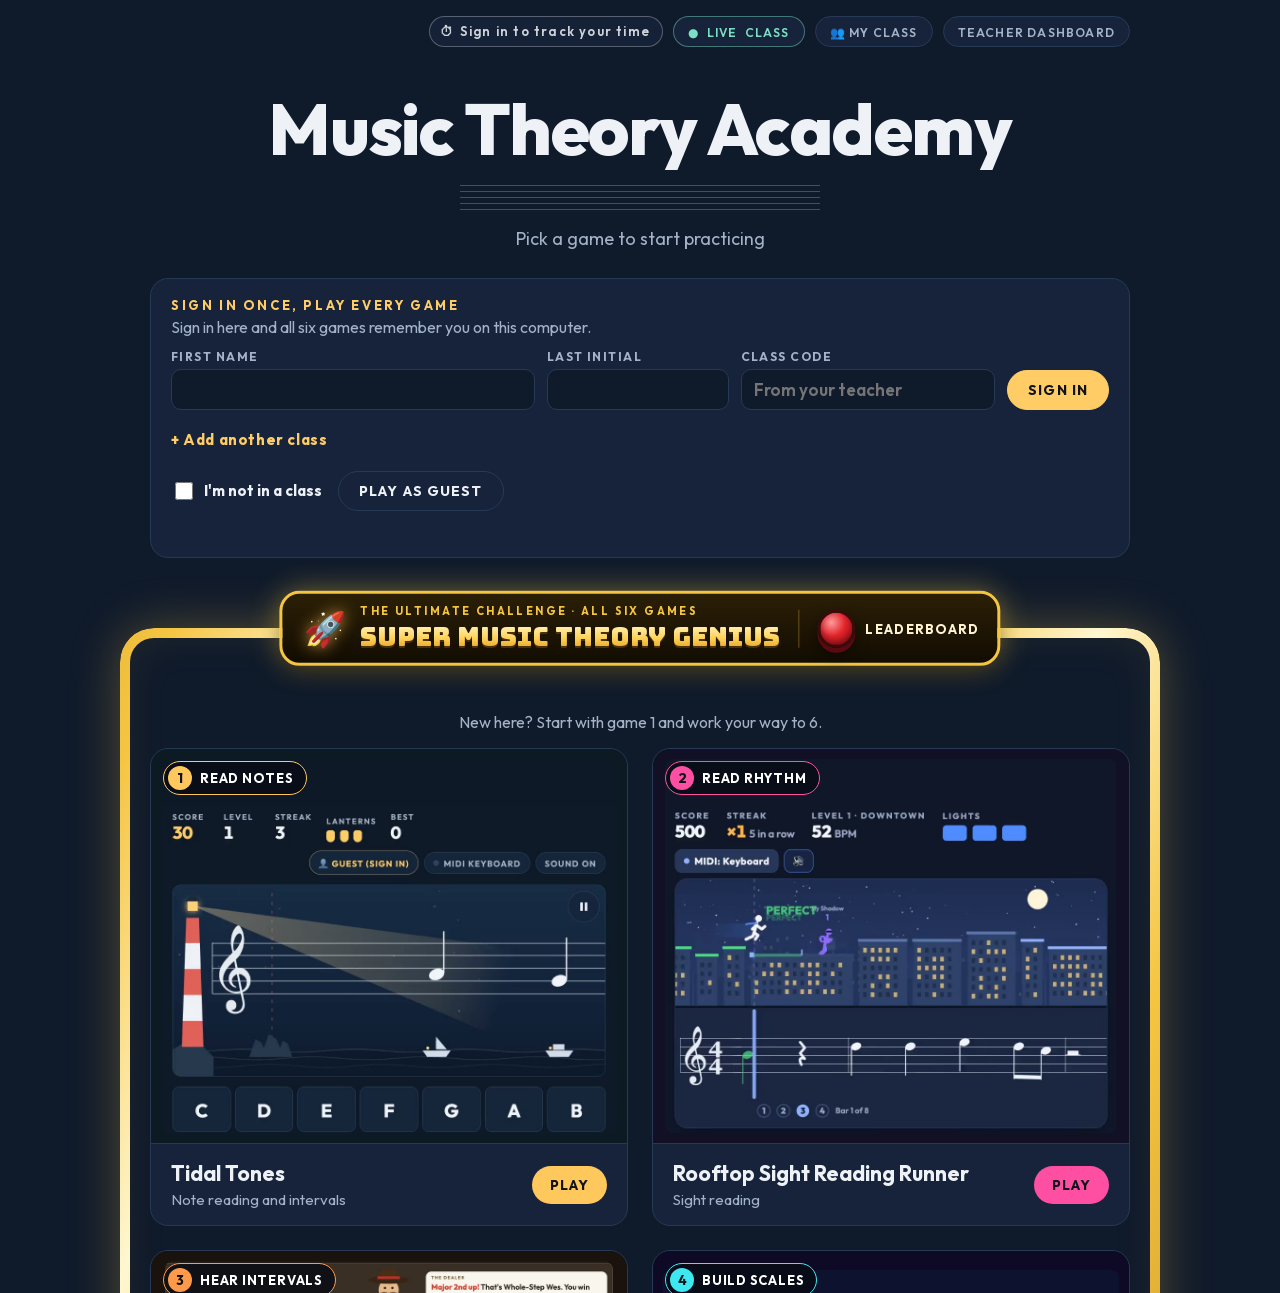
<file: support/index.html>
<!doctype html>
<html lang="en">
<head>
<meta charset="utf-8">
<meta name="viewport" content="width=device-width, initial-scale=1">
<meta name="robots" content="noindex">
<title>Music Theory Academy</title>
<!-- The Support page (Ko-fi tips, supporter tier, school sponsors) was taken down 2026-11-17 until monthly / yearly plans are set up.
     The full page is in git history (hub, before this commit). Old links land here and go to the home page. -->
<meta http-equiv="refresh" content="0; url=/">
<style>body{margin:0;background:#0d1420;color:#e9eef6;font:17px/1.6 system-ui,sans-serif;display:grid;place-items:center;min-height:100vh}a{color:#ffc85c}</style>
</head>
<body>
<p>Taking you to <a href="/">Music Theory Academy</a>…</p>
</body>
</html>
</file>
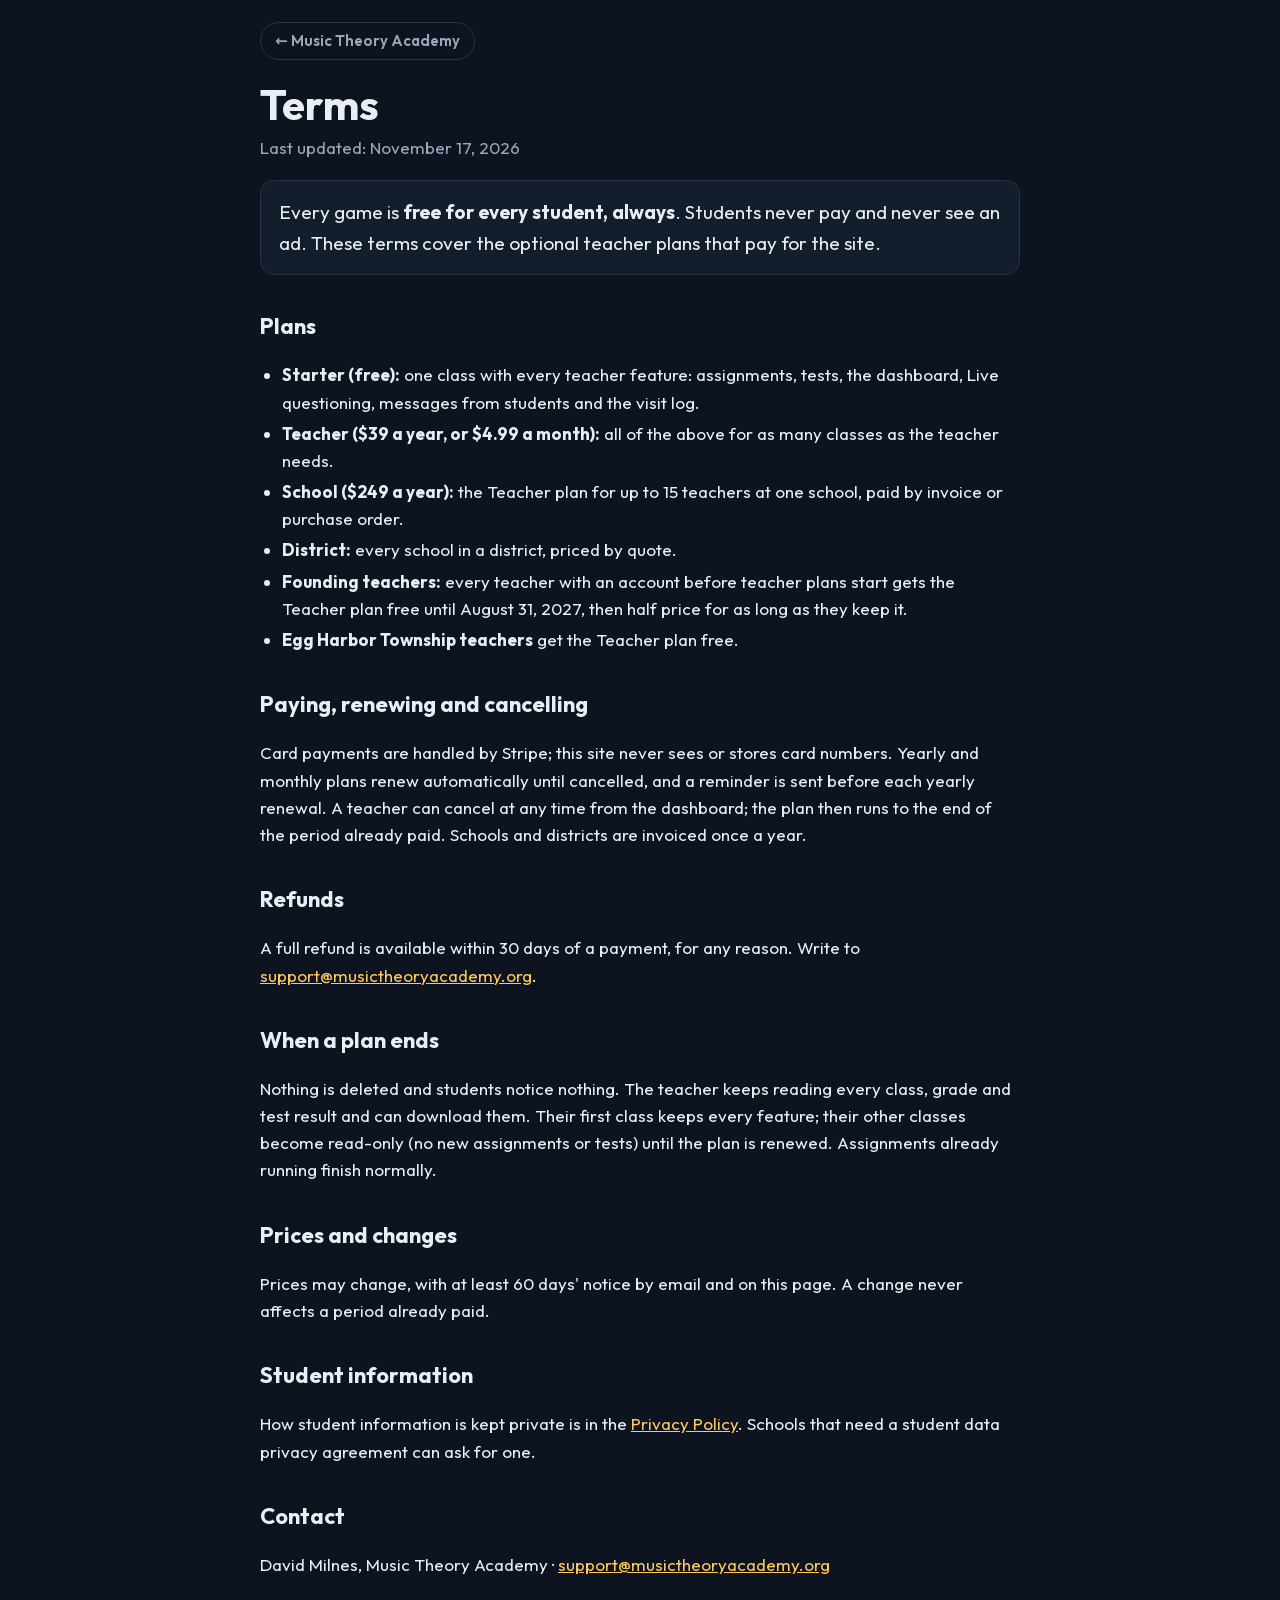
<file: terms/index.html>
<!doctype html>
<html lang="en">
<head>
<meta charset="utf-8">
<!-- MTG_MOVE start: carries a browser's saved data from drkeyzzz.github.io to musictheorygames.org and musictheoryacademy.org. Master copy: shared/mtg-move.snippet.html; install with shared/apply-move.py, never edit the copy in a page. -->
<script>
/* musictheoryacademy.org is the one address (David, 2026-10-29: "all go to academy").
   Old address (drkeyzzz.github.io) and musictheorygames.org: pack everything this browser saved there and forward to the same
   page on musictheoryacademy.org (musictheorygames.org first checks the academy loads here; if a school blocks it, the page opens as is).
   musictheoryacademy.org: never leaves. It unpacks arriving data once per source (missing items are added, practice history is
   combined), then reloads clean.
   The data rides after the # in the link, which browsers never send to any server.
   Local test on port 8771: 127.0.0.1 = old, localhost = musictheorygames.org, academy.localhost = musictheoryacademy.org. */
(function () {
  if (window.top !== window.self) return;                       // pages shown inside another page never move
  var host = location.hostname, NEW = 'https://musictheorygames.org', ACAD = 'https://musictheoryacademy.org', OLD = 'https://drkeyzzz' + '.github.io', role = '';
  if (host === 'drkeyzzz.github.io') role = 'old';
  else if (host === 'musictheorygames.org') role = 'new';
  else if (host === 'musictheoryacademy.org') role = 'acad';
  else if (location.port === '8771') {
    NEW = 'http://localhost:8771'; ACAD = 'http://academy.localhost:8771'; OLD = 'http://127.0.0.1:8771';
    role = host === '127.0.0.1' ? 'old' : host === 'localhost' ? 'new' : host === 'academy.localhost' ? 'acad' : '';
  }
  if (!role) return;
  var FLAG = 'mtg_move_v1', TAG = '#mtgmove=', SEND = '#mtgsend=a.', ls = null;   // SEND: older academy pages asked for data this way (still read)
  try { ls = window.localStorage; ls.getItem(FLAG); } catch (e) { ls = null; }
  var page = location.pathname + location.search;
  function halt() { try { window.stop(); } catch (e) {} try { document.documentElement.style.visibility = 'hidden'; } catch (e) {} }
  function skip(k) { return k === FLAG || k === FLAG + '_old' || k.indexOf('mtg_time_lock_v1:') === 0 || k.indexOf('firebase:') === 0; }

  function b64u(bytes) {
    var s = '';
    for (var i = 0; i < bytes.length; i += 32768) s += String.fromCharCode.apply(null, bytes.subarray(i, i + 32768));
    return btoa(s).replace(/\+/g, '-').replace(/\//g, '_').replace(/=+$/, '');
  }
  function unb64u(t) {
    var s = atob(t.replace(/-/g, '+').replace(/_/g, '/')), b = new Uint8Array(s.length);
    for (var i = 0; i < s.length; i++) b[i] = s.charCodeAt(i);
    return b;
  }
  function pack(data) {
    var json = JSON.stringify(data);
    if (window.CompressionStream && window.Response && window.Blob)
      return new Response(new Blob([json]).stream().pipeThrough(new CompressionStream('gzip'))).arrayBuffer()
        .then(function (buf) { return 'z' + b64u(new Uint8Array(buf)); });
    return Promise.resolve('j' + b64u(new TextEncoder().encode(json)));
  }
  function unpack(p) {
    if (p === '-' || !p) return Promise.resolve({});
    var bytes = unb64u(p.slice(1));
    if (p.charAt(0) === 'z')
      return new Response(new Blob([bytes]).stream().pipeThrough(new DecompressionStream('gzip'))).text().then(JSON.parse);
    return Promise.resolve(JSON.parse(new TextDecoder().decode(bytes)));
  }

  // practice history: both addresses recorded different answers, so counts add up and bests take the higher one
  var ADD = { plays: 1, answers: 1, correct: 1, ms: 1, caught: 1 };
  function mergeGame(x, y) {
    for (var f in y) {
      if (f === 'skills') {
        x.skills = x.skills || {};
        for (var lab in y.skills) { var a = x.skills[lab], b = y.skills[lab]; x.skills[lab] = a ? [a[0] + b[0], a[1] + b[1]] : b; }
      } else if (typeof y[f] === 'number') x[f] = typeof x[f] !== 'number' ? y[f] : ADD[f] ? x[f] + y[f] : Math.max(x[f], y[f]);
      else if (!(f in x)) x[f] = y[f];
    }
  }
  function mergeHist(a, b) {
    if (!a || !a.days) return b;
    if (!b || !b.days) return a;
    for (var d in b.days) {
      if (!a.days[d]) { a.days[d] = b.days[d]; continue; }
      for (var g in b.days[d]) { if (!a.days[d][g]) a.days[d][g] = b.days[d][g]; else mergeGame(a.days[d][g], b.days[d][g]); }
    }
    return a;
  }
  function mergeLedger(a, b) {                                    // minutes already sent to the Practice time board, per day
    if (!a || !a.sent) return b;
    if (!b || !b.sent) return a;
    for (var d in b.sent) a.sent[d] = (a.sent[d] || 0) + b.sent[d];
    a.last = Math.max(a.last || 0, b.last || 0);
    return a;
  }
  function merge(data) {
    for (var k in data) {
      if (skip(k)) continue;
      try {
        var cur = ls.getItem(k), v = data[k];
        if (cur === null) ls.setItem(k, v);
        else if (k.indexOf('mtg_hist_v1:') === 0) ls.setItem(k, JSON.stringify(mergeHist(JSON.parse(cur), JSON.parse(v))));
        else if (k.indexOf('mtg_time_sync_v1:') === 0) ls.setItem(k, JSON.stringify(mergeLedger(JSON.parse(cur), JSON.parse(v))));
        // anything else the new address already has stays as it is
      } catch (e) {}
    }
  }

  function send(to, hash, src) {                                  // pack this browser's data and carry it to the same page at `to`
    halt();
    var data = {}, n = 0;
    if (ls) for (var i = 0; i < ls.length; i++) { var k = ls.key(i); if (k && !skip(k)) { data[k] = ls.getItem(k); n++; } }
    (n ? pack(data) : Promise.resolve('-')).then(function (p) { return p; }, function () { return '-'; }).then(function (p) {
      location.replace(to + page + TAG + (src || '') + p + '.' + encodeURIComponent(hash));
    });
  }
  function reach(origin) {                                        // can this browser load the other address? (school filters block some)
    return new Promise(function (ok) {
      var img = new Image(), t = setTimeout(function () { ok(false); }, 4000);
      img.onload = function () { clearTimeout(t); ok(true); };
      img.onerror = function () { clearTimeout(t); ok(false); };
      img.src = origin + '/screenshots/brainwaves.jpg?r=' + Date.now();
    });
  }
  var asked = location.hash.indexOf(SEND) === 0, hash = asked ? decodeURIComponent(location.hash.slice(SEND.length)) : location.hash.replace(/^#/, '');

  var STAY = 'mtg_move_stay';                                     // this tab could not reach musictheoryacademy.org: stay where it is
  var stay = false; try { stay = sessionStorage.getItem(STAY) === '1'; } catch (e) {}

  if (role === 'old') { send(ACAD, hash, 'o'); return; }          // old links go straight to the academy (marked 'o' so both sources can merge once)

  if (role === 'new') {                                           // musictheorygames.org forwards to the academy with its data (or passes data on)
    if (stay) return;
    halt();
    reach(ACAD).then(function (ok) {
      if (!ok) { try { sessionStorage.setItem(STAY, '1'); } catch (e) {} location.reload(); return; }   // the academy is blocked here: open this page
      if (location.hash.indexOf(TAG) === 0) location.replace(ACAD + page + location.hash);
      else send(ACAD, hash);
    });
    return;
  }

  if (location.hash.indexOf(TAG) === 0) {                         // data arriving at the academy: unpack once per source, then reload clean
    halt();
    var rest = location.hash.slice(TAG.length), dot = rest.indexOf('.');
    var p = dot < 0 ? rest : rest.slice(0, dot), orig = dot < 0 ? '' : decodeURIComponent(rest.slice(dot + 1));
    var key = FLAG; if (p.charAt(0) === 'o') { key = FLAG + '_old'; p = p.slice(1); }
    var done = function () {
      history.replaceState(null, '', page + (orig ? '#' + orig : ''));
      location.reload();
    };
    if (!ls || ls.getItem(key) === 'done') { done(); return; }
    unpack(p).then(merge).catch(function () {}).then(function () { try { ls.setItem(key, 'done'); } catch (e) {} done(); });
  }
})();
</script>
<!-- MTG_MOVE end -->
<meta name="viewport" content="width=device-width, initial-scale=1">
<title>Terms · Music Theory Academy</title>
<meta name="description" content="What a Music Theory Academy teacher plan includes, prices, refunds and cancelling.">
<link href="/fonts/fonts.css" rel="stylesheet">
<style>
  /* Kept in step with what the site really does: change this page (and its date) before collecting anything new. */
  :root { --bg: #0d1420; --card: #141d2c; --line: #26324a; --ink: #e9eef6; --muted: #9aa7bb; --gold: #ffc85c; }
  html, body { margin: 0; }
  body { background: var(--bg); color: var(--ink); font: 17px/1.6 Outfit, system-ui, sans-serif; }
  .wrap { max-width: 760px; margin: 0 auto; padding: 22px 16px 60px; }
  a { color: var(--gold); }
  .home { display: inline-block; font-weight: 600; font-size: 15px; text-decoration: none; color: var(--muted); border: 1px solid var(--line); border-radius: 999px; padding: 6px 14px; }
  .home:hover { color: var(--ink); }
  h1 { font-size: clamp(30px, 6vw, 42px); line-height: 1.1; margin: 22px 0 6px; }
  .date { color: var(--muted); margin: 0 0 18px; }
  .lead { font-size: 19px; background: var(--card); border: 1px solid var(--line); border-radius: 14px; padding: 16px 18px; }
  h2 { font-size: 22px; margin: 34px 0 8px; }
  ul { padding-left: 22px; }
  li { margin: 4px 0; }
  table { width: 100%; border-collapse: collapse; margin: 8px 0; font-size: 16px; }
  th, td { text-align: left; vertical-align: top; padding: 9px 10px; border-bottom: 1px solid var(--line); }
  th { color: var(--muted); font-weight: 600; }
  td:first-child { white-space: nowrap; font-weight: 600; }
  @media (max-width: 520px) { td:first-child { white-space: normal; } }
</style>
</head>
<body>
<div class="wrap">
<a class="home" href="/">← Music Theory Academy</a>

<h1>Terms</h1>
<p class="date">Last updated: November 17, 2026</p>

<p class="lead">Every game is <b>free for every student, always</b>. Students never pay and never see an ad. These terms cover the
optional teacher plans that pay for the site.</p>

<h2>Plans</h2>
<ul>
<li><b>Starter (free):</b> one class with every teacher feature: assignments, tests, the dashboard, Live questioning, messages from
students and the visit log.</li>
<li><b>Teacher ($39 a year, or $4.99 a month):</b> all of the above for as many classes as the teacher needs.</li>
<li><b>School ($249 a year):</b> the Teacher plan for up to 15 teachers at one school, paid by invoice or purchase order.</li>
<li><b>District:</b> every school in a district, priced by quote.</li>
<li><b>Founding teachers:</b> every teacher with an account before teacher plans start gets the Teacher plan free until August 31,
2027, then half price for as long as they keep it.</li>
<li><b>Egg Harbor Township teachers</b> get the Teacher plan free.</li>
</ul>

<h2>Paying, renewing and cancelling</h2>
<p>Card payments are handled by Stripe; this site never sees or stores card numbers. Yearly and monthly plans renew automatically
until cancelled, and a reminder is sent before each yearly renewal. A teacher can cancel at any time from the dashboard; the plan
then runs to the end of the period already paid. Schools and districts are invoiced once a year.</p>

<h2>Refunds</h2>
<p>A full refund is available within 30 days of a payment, for any reason. Write to
<a href="mailto:support@musictheoryacademy.org">support@musictheoryacademy.org</a>.</p>

<h2>When a plan ends</h2>
<p>Nothing is deleted and students notice nothing. The teacher keeps reading every class, grade and test result and can download
them. Their first class keeps every feature; their other classes become read-only (no new assignments or tests) until the plan is
renewed. Assignments already running finish normally.</p>

<h2>Prices and changes</h2>
<p>Prices may change, with at least 60 days' notice by email and on this page. A change never affects a period already paid.</p>

<h2>Student information</h2>
<p>How student information is kept private is in the <a href="/privacy/">Privacy Policy</a>. Schools that need a student data
privacy agreement can ask for one.</p>

<h2>Contact</h2>
<p>David Milnes, Music Theory Academy · <a href="mailto:support@musictheoryacademy.org">support@musictheoryacademy.org</a></p>
</div>
</body>
</html>
</file>
<file: fonts/fonts.css>
/* Music Theory Academy self-hosted fonts (from Google Fonts, latin; Noto Music also music symbols).
   Licenses in licenses/. Made 2026-11-17. */

@font-face{font-family:'Abril Fatface';font-style:normal;font-weight:400;font-display:swap;src:url(abril-fatface-400-latin.woff2) format('woff2');unicode-range:U+0000-00FF, U+0131, U+0152-0153, U+02BB-02BC, U+02C6, U+02DA, U+02DC, U+0304, U+0308, U+0329, U+2000-206F, U+20AC, U+2122, U+2191, U+2193, U+2212, U+2215, U+FEFF, U+FFFD}
@font-face{font-family:'Alegreya Sans';font-style:normal;font-weight:500;font-display:swap;src:url(alegreya-sans-500-latin.woff2) format('woff2');unicode-range:U+0000-00FF, U+0131, U+0152-0153, U+02BB-02BC, U+02C6, U+02DA, U+02DC, U+0304, U+0308, U+0329, U+2000-206F, U+20AC, U+2122, U+2191, U+2193, U+2212, U+2215, U+FEFF, U+FFFD}
@font-face{font-family:'Alegreya Sans';font-style:normal;font-weight:700;font-display:swap;src:url(alegreya-sans-700-latin.woff2) format('woff2');unicode-range:U+0000-00FF, U+0131, U+0152-0153, U+02BB-02BC, U+02C6, U+02DA, U+02DC, U+0304, U+0308, U+0329, U+2000-206F, U+20AC, U+2122, U+2191, U+2193, U+2212, U+2215, U+FEFF, U+FFFD}
@font-face{font-family:'Alegreya Sans';font-style:normal;font-weight:800;font-display:swap;src:url(alegreya-sans-800-latin.woff2) format('woff2');unicode-range:U+0000-00FF, U+0131, U+0152-0153, U+02BB-02BC, U+02C6, U+02DA, U+02DC, U+0304, U+0308, U+0329, U+2000-206F, U+20AC, U+2122, U+2191, U+2193, U+2212, U+2215, U+FEFF, U+FFFD}
@font-face{font-family:'Archivo';font-style:normal;font-weight:400;font-display:swap;src:url(archivo-400-700-latin.woff2) format('woff2');unicode-range:U+0000-00FF, U+0131, U+0152-0153, U+02BB-02BC, U+02C6, U+02DA, U+02DC, U+0304, U+0308, U+0329, U+2000-206F, U+20AC, U+2122, U+2191, U+2193, U+2212, U+2215, U+FEFF, U+FFFD}
@font-face{font-family:'Archivo';font-style:normal;font-weight:500;font-display:swap;src:url(archivo-400-700-latin.woff2) format('woff2');unicode-range:U+0000-00FF, U+0131, U+0152-0153, U+02BB-02BC, U+02C6, U+02DA, U+02DC, U+0304, U+0308, U+0329, U+2000-206F, U+20AC, U+2122, U+2191, U+2193, U+2212, U+2215, U+FEFF, U+FFFD}
@font-face{font-family:'Archivo';font-style:normal;font-weight:600;font-display:swap;src:url(archivo-400-700-latin.woff2) format('woff2');unicode-range:U+0000-00FF, U+0131, U+0152-0153, U+02BB-02BC, U+02C6, U+02DA, U+02DC, U+0304, U+0308, U+0329, U+2000-206F, U+20AC, U+2122, U+2191, U+2193, U+2212, U+2215, U+FEFF, U+FFFD}
@font-face{font-family:'Archivo';font-style:normal;font-weight:700;font-display:swap;src:url(archivo-400-700-latin.woff2) format('woff2');unicode-range:U+0000-00FF, U+0131, U+0152-0153, U+02BB-02BC, U+02C6, U+02DA, U+02DC, U+0304, U+0308, U+0329, U+2000-206F, U+20AC, U+2122, U+2191, U+2193, U+2212, U+2215, U+FEFF, U+FFFD}
@font-face{font-family:'Barlow Semi Condensed';font-style:normal;font-weight:500;font-display:swap;src:url(barlow-semi-condensed-500-latin.woff2) format('woff2');unicode-range:U+0000-00FF, U+0131, U+0152-0153, U+02BB-02BC, U+02C6, U+02DA, U+02DC, U+0304, U+0308, U+0329, U+2000-206F, U+20AC, U+2122, U+2191, U+2193, U+2212, U+2215, U+FEFF, U+FFFD}
@font-face{font-family:'Barlow Semi Condensed';font-style:normal;font-weight:600;font-display:swap;src:url(barlow-semi-condensed-600-latin.woff2) format('woff2');unicode-range:U+0000-00FF, U+0131, U+0152-0153, U+02BB-02BC, U+02C6, U+02DA, U+02DC, U+0304, U+0308, U+0329, U+2000-206F, U+20AC, U+2122, U+2191, U+2193, U+2212, U+2215, U+FEFF, U+FFFD}
@font-face{font-family:'Barlow Semi Condensed';font-style:normal;font-weight:700;font-display:swap;src:url(barlow-semi-condensed-700-latin.woff2) format('woff2');unicode-range:U+0000-00FF, U+0131, U+0152-0153, U+02BB-02BC, U+02C6, U+02DA, U+02DC, U+0304, U+0308, U+0329, U+2000-206F, U+20AC, U+2122, U+2191, U+2193, U+2212, U+2215, U+FEFF, U+FFFD}
@font-face{font-family:'Black Ops One';font-style:normal;font-weight:400;font-display:swap;src:url(black-ops-one-400-latin.woff2) format('woff2');unicode-range:U+0000-00FF, U+0131, U+0152-0153, U+02BB-02BC, U+02C6, U+02DA, U+02DC, U+0304, U+0308, U+0329, U+2000-206F, U+20AC, U+2122, U+2191, U+2193, U+2212, U+2215, U+FEFF, U+FFFD}
@font-face{font-family:'Bungee';font-style:normal;font-weight:400;font-display:swap;src:url(bungee-400-latin.woff2) format('woff2');unicode-range:U+0000-00FF, U+0131, U+0152-0153, U+02BB-02BC, U+02C6, U+02DA, U+02DC, U+0304, U+0308, U+0329, U+2000-206F, U+20AC, U+2122, U+2191, U+2193, U+2212, U+2215, U+FEFF, U+FFFD}
@font-face{font-family:'Cinzel';font-style:normal;font-weight:600;font-display:swap;src:url(cinzel-600-800-latin.woff2) format('woff2');unicode-range:U+0000-00FF, U+0131, U+0152-0153, U+02BB-02BC, U+02C6, U+02DA, U+02DC, U+0304, U+0308, U+0329, U+2000-206F, U+20AC, U+2122, U+2191, U+2193, U+2212, U+2215, U+FEFF, U+FFFD}
@font-face{font-family:'Cinzel';font-style:normal;font-weight:700;font-display:swap;src:url(cinzel-600-800-latin.woff2) format('woff2');unicode-range:U+0000-00FF, U+0131, U+0152-0153, U+02BB-02BC, U+02C6, U+02DA, U+02DC, U+0304, U+0308, U+0329, U+2000-206F, U+20AC, U+2122, U+2191, U+2193, U+2212, U+2215, U+FEFF, U+FFFD}
@font-face{font-family:'Cinzel';font-style:normal;font-weight:800;font-display:swap;src:url(cinzel-600-800-latin.woff2) format('woff2');unicode-range:U+0000-00FF, U+0131, U+0152-0153, U+02BB-02BC, U+02C6, U+02DA, U+02DC, U+0304, U+0308, U+0329, U+2000-206F, U+20AC, U+2122, U+2191, U+2193, U+2212, U+2215, U+FEFF, U+FFFD}
@font-face{font-family:'Cinzel Decorative';font-style:normal;font-weight:700;font-display:swap;src:url(cinzel-decorative-700-latin.woff2) format('woff2');unicode-range:U+0000-00FF, U+0131, U+0152-0153, U+02BB-02BC, U+02C6, U+02DA, U+02DC, U+0304, U+0308, U+0329, U+2000-206F, U+20AC, U+2122, U+2191, U+2193, U+2212, U+2215, U+FEFF, U+FFFD}
@font-face{font-family:'Inter';font-style:normal;font-weight:400;font-display:swap;src:url(inter-400-800-latin.woff2) format('woff2');unicode-range:U+0000-00FF, U+0131, U+0152-0153, U+02BB-02BC, U+02C6, U+02DA, U+02DC, U+0304, U+0308, U+0329, U+2000-206F, U+20AC, U+2122, U+2191, U+2193, U+2212, U+2215, U+FEFF, U+FFFD}
@font-face{font-family:'Inter';font-style:normal;font-weight:500;font-display:swap;src:url(inter-400-800-latin.woff2) format('woff2');unicode-range:U+0000-00FF, U+0131, U+0152-0153, U+02BB-02BC, U+02C6, U+02DA, U+02DC, U+0304, U+0308, U+0329, U+2000-206F, U+20AC, U+2122, U+2191, U+2193, U+2212, U+2215, U+FEFF, U+FFFD}
@font-face{font-family:'Inter';font-style:normal;font-weight:600;font-display:swap;src:url(inter-400-800-latin.woff2) format('woff2');unicode-range:U+0000-00FF, U+0131, U+0152-0153, U+02BB-02BC, U+02C6, U+02DA, U+02DC, U+0304, U+0308, U+0329, U+2000-206F, U+20AC, U+2122, U+2191, U+2193, U+2212, U+2215, U+FEFF, U+FFFD}
@font-face{font-family:'Inter';font-style:normal;font-weight:700;font-display:swap;src:url(inter-400-800-latin.woff2) format('woff2');unicode-range:U+0000-00FF, U+0131, U+0152-0153, U+02BB-02BC, U+02C6, U+02DA, U+02DC, U+0304, U+0308, U+0329, U+2000-206F, U+20AC, U+2122, U+2191, U+2193, U+2212, U+2215, U+FEFF, U+FFFD}
@font-face{font-family:'Inter';font-style:normal;font-weight:800;font-display:swap;src:url(inter-400-800-latin.woff2) format('woff2');unicode-range:U+0000-00FF, U+0131, U+0152-0153, U+02BB-02BC, U+02C6, U+02DA, U+02DC, U+0304, U+0308, U+0329, U+2000-206F, U+20AC, U+2122, U+2191, U+2193, U+2212, U+2215, U+FEFF, U+FFFD}
@font-face{font-family:'JetBrains Mono';font-style:normal;font-weight:400;font-display:swap;src:url(jetbrains-mono-400-700-latin.woff2) format('woff2');unicode-range:U+0000-00FF, U+0131, U+0152-0153, U+02BB-02BC, U+02C6, U+02DA, U+02DC, U+0304, U+0308, U+0329, U+2000-206F, U+20AC, U+2122, U+2191, U+2193, U+2212, U+2215, U+FEFF, U+FFFD}
@font-face{font-family:'JetBrains Mono';font-style:normal;font-weight:500;font-display:swap;src:url(jetbrains-mono-400-700-latin.woff2) format('woff2');unicode-range:U+0000-00FF, U+0131, U+0152-0153, U+02BB-02BC, U+02C6, U+02DA, U+02DC, U+0304, U+0308, U+0329, U+2000-206F, U+20AC, U+2122, U+2191, U+2193, U+2212, U+2215, U+FEFF, U+FFFD}
@font-face{font-family:'JetBrains Mono';font-style:normal;font-weight:600;font-display:swap;src:url(jetbrains-mono-400-700-latin.woff2) format('woff2');unicode-range:U+0000-00FF, U+0131, U+0152-0153, U+02BB-02BC, U+02C6, U+02DA, U+02DC, U+0304, U+0308, U+0329, U+2000-206F, U+20AC, U+2122, U+2191, U+2193, U+2212, U+2215, U+FEFF, U+FFFD}
@font-face{font-family:'JetBrains Mono';font-style:normal;font-weight:700;font-display:swap;src:url(jetbrains-mono-400-700-latin.woff2) format('woff2');unicode-range:U+0000-00FF, U+0131, U+0152-0153, U+02BB-02BC, U+02C6, U+02DA, U+02DC, U+0304, U+0308, U+0329, U+2000-206F, U+20AC, U+2122, U+2191, U+2193, U+2212, U+2215, U+FEFF, U+FFFD}
@font-face{font-family:'Josefin Sans';font-style:normal;font-weight:400;font-display:swap;src:url(josefin-sans-400-700-latin.woff2) format('woff2');unicode-range:U+0000-00FF, U+0131, U+0152-0153, U+02BB-02BC, U+02C6, U+02DA, U+02DC, U+0304, U+0308, U+0329, U+2000-206F, U+20AC, U+2122, U+2191, U+2193, U+2212, U+2215, U+FEFF, U+FFFD}
@font-face{font-family:'Josefin Sans';font-style:normal;font-weight:600;font-display:swap;src:url(josefin-sans-400-700-latin.woff2) format('woff2');unicode-range:U+0000-00FF, U+0131, U+0152-0153, U+02BB-02BC, U+02C6, U+02DA, U+02DC, U+0304, U+0308, U+0329, U+2000-206F, U+20AC, U+2122, U+2191, U+2193, U+2212, U+2215, U+FEFF, U+FFFD}
@font-face{font-family:'Josefin Sans';font-style:normal;font-weight:700;font-display:swap;src:url(josefin-sans-400-700-latin.woff2) format('woff2');unicode-range:U+0000-00FF, U+0131, U+0152-0153, U+02BB-02BC, U+02C6, U+02DA, U+02DC, U+0304, U+0308, U+0329, U+2000-206F, U+20AC, U+2122, U+2191, U+2193, U+2212, U+2215, U+FEFF, U+FFFD}
@font-face{font-family:'Noto Music';font-style:normal;font-weight:400;font-display:swap;src:url(noto-music-400-music.woff2) format('woff2');unicode-range:U+25CC, U+2669-266F, U+1D000-1D0F5, U+1D100-1D245}
@font-face{font-family:'Noto Music';font-style:normal;font-weight:400;font-display:swap;src:url(noto-music-400-latin.woff2) format('woff2');unicode-range:U+0000-00FF, U+0131, U+0152-0153, U+02BB-02BC, U+02C6, U+02DA, U+02DC, U+0304, U+0308, U+0329, U+2000-206F, U+20AC, U+2122, U+2191, U+2193, U+2212, U+2215, U+FEFF, U+FFFD}
@font-face{font-family:'Nunito';font-style:normal;font-weight:400;font-display:swap;src:url(nunito-400-900-latin.woff2) format('woff2');unicode-range:U+0000-00FF, U+0131, U+0152-0153, U+02BB-02BC, U+02C6, U+02DA, U+02DC, U+0304, U+0308, U+0329, U+2000-206F, U+20AC, U+2122, U+2191, U+2193, U+2212, U+2215, U+FEFF, U+FFFD}
@font-face{font-family:'Nunito';font-style:normal;font-weight:600;font-display:swap;src:url(nunito-400-900-latin.woff2) format('woff2');unicode-range:U+0000-00FF, U+0131, U+0152-0153, U+02BB-02BC, U+02C6, U+02DA, U+02DC, U+0304, U+0308, U+0329, U+2000-206F, U+20AC, U+2122, U+2191, U+2193, U+2212, U+2215, U+FEFF, U+FFFD}
@font-face{font-family:'Nunito';font-style:normal;font-weight:700;font-display:swap;src:url(nunito-400-900-latin.woff2) format('woff2');unicode-range:U+0000-00FF, U+0131, U+0152-0153, U+02BB-02BC, U+02C6, U+02DA, U+02DC, U+0304, U+0308, U+0329, U+2000-206F, U+20AC, U+2122, U+2191, U+2193, U+2212, U+2215, U+FEFF, U+FFFD}
@font-face{font-family:'Nunito';font-style:normal;font-weight:800;font-display:swap;src:url(nunito-400-900-latin.woff2) format('woff2');unicode-range:U+0000-00FF, U+0131, U+0152-0153, U+02BB-02BC, U+02C6, U+02DA, U+02DC, U+0304, U+0308, U+0329, U+2000-206F, U+20AC, U+2122, U+2191, U+2193, U+2212, U+2215, U+FEFF, U+FFFD}
@font-face{font-family:'Nunito';font-style:normal;font-weight:900;font-display:swap;src:url(nunito-400-900-latin.woff2) format('woff2');unicode-range:U+0000-00FF, U+0131, U+0152-0153, U+02BB-02BC, U+02C6, U+02DA, U+02DC, U+0304, U+0308, U+0329, U+2000-206F, U+20AC, U+2122, U+2191, U+2193, U+2212, U+2215, U+FEFF, U+FFFD}
@font-face{font-family:'Orbitron';font-style:normal;font-weight:900;font-display:swap;src:url(orbitron-900-latin.woff2) format('woff2');unicode-range:U+0000-00FF, U+0131, U+0152-0153, U+02BB-02BC, U+02C6, U+02DA, U+02DC, U+0304, U+0308, U+0329, U+2000-206F, U+20AC, U+2122, U+2191, U+2193, U+2212, U+2215, U+FEFF, U+FFFD}
@font-face{font-family:'Outfit';font-style:normal;font-weight:400;font-display:swap;src:url(outfit-400-800-latin.woff2) format('woff2');unicode-range:U+0000-00FF, U+0131, U+0152-0153, U+02BB-02BC, U+02C6, U+02DA, U+02DC, U+0304, U+0308, U+0329, U+2000-206F, U+20AC, U+2122, U+2191, U+2193, U+2212, U+2215, U+FEFF, U+FFFD}
@font-face{font-family:'Outfit';font-style:normal;font-weight:500;font-display:swap;src:url(outfit-400-800-latin.woff2) format('woff2');unicode-range:U+0000-00FF, U+0131, U+0152-0153, U+02BB-02BC, U+02C6, U+02DA, U+02DC, U+0304, U+0308, U+0329, U+2000-206F, U+20AC, U+2122, U+2191, U+2193, U+2212, U+2215, U+FEFF, U+FFFD}
@font-face{font-family:'Outfit';font-style:normal;font-weight:600;font-display:swap;src:url(outfit-400-800-latin.woff2) format('woff2');unicode-range:U+0000-00FF, U+0131, U+0152-0153, U+02BB-02BC, U+02C6, U+02DA, U+02DC, U+0304, U+0308, U+0329, U+2000-206F, U+20AC, U+2122, U+2191, U+2193, U+2212, U+2215, U+FEFF, U+FFFD}
@font-face{font-family:'Outfit';font-style:normal;font-weight:700;font-display:swap;src:url(outfit-400-800-latin.woff2) format('woff2');unicode-range:U+0000-00FF, U+0131, U+0152-0153, U+02BB-02BC, U+02C6, U+02DA, U+02DC, U+0304, U+0308, U+0329, U+2000-206F, U+20AC, U+2122, U+2191, U+2193, U+2212, U+2215, U+FEFF, U+FFFD}
@font-face{font-family:'Outfit';font-style:normal;font-weight:800;font-display:swap;src:url(outfit-400-800-latin.woff2) format('woff2');unicode-range:U+0000-00FF, U+0131, U+0152-0153, U+02BB-02BC, U+02C6, U+02DA, U+02DC, U+0304, U+0308, U+0329, U+2000-206F, U+20AC, U+2122, U+2191, U+2193, U+2212, U+2215, U+FEFF, U+FFFD}
@font-face{font-family:'Press Start 2P';font-style:normal;font-weight:400;font-display:swap;src:url(press-start-2p-400-latin.woff2) format('woff2');unicode-range:U+0000-00FF, U+0131, U+0152-0153, U+02BB-02BC, U+02C6, U+02DA, U+02DC, U+0304, U+0308, U+0329, U+2000-206F, U+20AC, U+2122, U+2191, U+2193, U+2212, U+2215, U+FEFF, U+FFFD}
@font-face{font-family:'Rye';font-style:normal;font-weight:400;font-display:swap;src:url(rye-400-latin.woff2) format('woff2');unicode-range:U+0000-00FF, U+0131, U+0152-0153, U+02BB-02BC, U+02C6, U+02DA, U+02DC, U+0304, U+0308, U+0329, U+2000-206F, U+20AC, U+2122, U+2191, U+2193, U+2212, U+2215, U+FEFF, U+FFFD}
@font-face{font-family:'Sedgwick Ave Display';font-style:normal;font-weight:400;font-display:swap;src:url(sedgwick-ave-display-400-latin.woff2) format('woff2');unicode-range:U+0000-00FF, U+0131, U+0152-0153, U+02BB-02BC, U+02C6, U+02DA, U+02DC, U+0304, U+0308, U+0329, U+2000-206F, U+20AC, U+2122, U+2191, U+2193, U+2212, U+2215, U+FEFF, U+FFFD}
@font-face{font-family:'Special Elite';font-style:normal;font-weight:400;font-display:swap;src:url(special-elite-400-latin.woff2) format('woff2');unicode-range:U+0000-00FF, U+0131, U+0152-0153, U+02BB-02BC, U+02C6, U+02DA, U+02DC, U+0304, U+0308, U+0329, U+2000-206F, U+20AC, U+2122, U+2191, U+2193, U+2212, U+2215, U+FEFF, U+FFFD}
@font-face{font-family:'VT323';font-style:normal;font-weight:400;font-display:swap;src:url(vt323-400-latin.woff2) format('woff2');unicode-range:U+0000-00FF, U+0131, U+0152-0153, U+02BB-02BC, U+02C6, U+02DA, U+02DC, U+0304, U+0308, U+0329, U+2000-206F, U+20AC, U+2122, U+2191, U+2193, U+2212, U+2215, U+FEFF, U+FFFD}
@font-face{font-family:'Zilla Slab';font-style:normal;font-weight:700;font-display:swap;src:url(zilla-slab-700-latin.woff2) format('woff2');unicode-range:U+0000-00FF, U+0131, U+0152-0153, U+02BB-02BC, U+02C6, U+02DA, U+02DC, U+0304, U+0308, U+0329, U+2000-206F, U+20AC, U+2122, U+2191, U+2193, U+2212, U+2215, U+FEFF, U+FFFD}
</file>
<file: live/live.css>
/* Live Class look (student page, projector, teacher console). Same colours and font as the home page. */
:root { --bg: #0d1420; --bg-glow: #1b2a44; --card: #141d2c; --card2: #1a2538; --line: #26344b; --line2: #36496a;
  --ink: #f1ece0; --muted: #9aa7bb; --dim: #6f7d93; --gold: #ffc85c; --mint: #7be0c3; --sky: #6cc7ff; --violet: #a993ff; --rose: #ff8a9a; --amber: #ffb86b;
  color-scheme: dark; }
* { box-sizing: border-box; }
html, body { margin: 0; }
body { min-height: 100vh; background: radial-gradient(1200px 700px at 50% -10%, var(--bg-glow), var(--bg) 70%) fixed, var(--bg);
  color: var(--ink); font: 16px/1.5 Outfit, 'Noto Music', system-ui, sans-serif; }   /* Noto Music draws 𝄪 and 𝄫 in answer choices */
button, input, select, textarea { font: inherit; color: inherit; }
a { color: var(--gold); }
:focus-visible { outline: 2px solid var(--gold); outline-offset: 2px; }
h1, h2, h3 { margin: 0; line-height: 1.2; text-wrap: balance; }
.wrap { max-width: 1100px; margin: 0 auto; padding: 16px 16px 60px; display: flex; flex-direction: column; gap: 16px; }
.top { display: flex; gap: 8px; align-items: center; flex-wrap: wrap; }
.pill { display: inline-flex; align-items: center; gap: 6px; font-weight: 600; font-size: 14px; text-decoration: none; color: var(--muted);
  background: var(--card); border: 1px solid var(--line); border-radius: 999px; padding: 6px 14px; }
.pill:hover { color: var(--ink); border-color: var(--muted); }
.grow { flex: 1; }
.card { background: var(--card); border: 1px solid var(--line); border-radius: 18px; padding: 18px; min-width: 0; }
.stack { display: flex; flex-direction: column; gap: 14px; min-width: 0; }
.cols { display: grid; grid-template-columns: minmax(0, 1fr) 330px; gap: 16px; align-items: start; }
@media (max-width: 900px) { .cols { grid-template-columns: minmax(0, 1fr); } }
.row { display: flex; gap: 10px; align-items: center; flex-wrap: wrap; }
.between { justify-content: space-between; }
.muted { color: var(--muted); } .dim { color: var(--dim); }
.small { font-size: 14px; }
.mono { font-variant-numeric: tabular-nums; font-family: ui-monospace, Menlo, monospace; }
.label { font-size: 12px; text-transform: uppercase; letter-spacing: .12em; color: var(--muted); font-weight: 700; }
.btn { display: inline-flex; align-items: center; gap: 6px; border: 1px solid var(--line2); background: rgba(255,255,255,.04); border-radius: 10px;
  padding: 8px 13px; cursor: pointer; font-weight: 600; font-size: 15px; text-decoration: none; color: var(--ink); white-space: nowrap; }
.btn:hover { background: rgba(255,255,255,.09); }
.btn.pri { background: var(--gold); color: #10131a; border-color: transparent; }
.btn.pri:hover { filter: brightness(1.06); }
.btn.warn { border-color: rgba(255,138,154,.5); color: #ffc3cc; }
.btn.sm { padding: 4px 9px; font-size: 13px; border-radius: 8px; }
.btn.on { background: rgba(255,200,92,.16); border-color: var(--gold); }
.btn[disabled] { opacity: .45; cursor: not-allowed; }
.chip { display: inline-flex; align-items: center; gap: 4px; border-radius: 999px; padding: 2px 10px; font-size: 13px; font-weight: 600; border: 1px solid var(--line2); color: var(--muted); white-space: nowrap; }
.chip.ok { color: var(--mint); border-color: rgba(123,224,195,.45); }
.chip.no { color: var(--rose); border-color: rgba(255,138,154,.45); }
.chip.flag { color: #ffd1dc; background: rgba(255,138,154,.18); border-color: transparent; }
.chip.gold { color: var(--gold); border-color: rgba(255,200,92,.5); }
input[type=text], input[type=number], textarea, select { background: rgba(0,0,0,.25); border: 1px solid var(--line2); border-radius: 10px; padding: 9px 11px; width: 100%; color: var(--ink); }
textarea { resize: vertical; min-height: 74px; }
label.f { display: flex; flex-direction: column; gap: 5px; font-size: 14px; color: var(--muted); font-weight: 600; }
.msg { margin: 0; color: var(--rose); min-height: 0; }
.msg:empty { display: none; }
.empty { margin: 0; }

/* question */
.qhead h2 { font-size: clamp(22px, 3.4vw, 30px); }
.opts { display: grid; grid-template-columns: repeat(auto-fit, minmax(150px, 1fr)); gap: 10px; }
.opt { border: 1px solid var(--line2); background: rgba(255,255,255,.04); border-radius: 14px; padding: 15px; font-size: 18px; font-weight: 600; cursor: pointer; text-align: left; }
.opt:hover { border-color: var(--gold); }
.opt.on { background: rgba(255,200,92,.16); border-color: var(--gold); }
.emopick .opt { font-size: 34px; text-align: center; padding: 10px; }
.sent { color: var(--mint); font-weight: 600; margin: 0; }
.locked { color: var(--amber); font-weight: 600; margin: 0; }
.meter { height: 8px; border-radius: 99px; background: rgba(255,255,255,.07); overflow: hidden; }
.meter i { display: block; height: 100%; border-radius: 99px; background: linear-gradient(90deg, var(--mint), var(--sky)); }
.meter.rose i { background: linear-gradient(90deg, var(--amber), var(--rose)); }
.meter.vio i { background: linear-gradient(90deg, var(--violet), var(--sky)); }

/* results */
.bars { display: flex; flex-direction: column; gap: 9px; }
.bar { display: grid; grid-template-columns: minmax(0, 200px) minmax(0, 1fr) 40px; gap: 10px; align-items: center; }
.bar .lab { overflow: hidden; text-overflow: ellipsis; white-space: nowrap; }
.bar .tr { height: 24px; border-radius: 7px; background: rgba(255,255,255,.06); overflow: hidden; }
.bar .tr i { display: block; height: 100%; background: linear-gradient(90deg, rgba(108,199,255,.55), rgba(169,147,255,.75)); border-radius: 7px; }
.bar.correct .tr i { background: linear-gradient(90deg, rgba(123,224,195,.7), rgba(123,224,195,.95)); }
.bar.correct .lab { color: var(--mint); font-weight: 700; }
.cloud { display: flex; flex-wrap: wrap; gap: 6px 14px; align-items: baseline; justify-content: center; padding: 10px; }
.cloud span { font-weight: 800; line-height: 1.1; }
.emo { display: flex; gap: 20px; flex-wrap: wrap; justify-content: center; }
.emo div { text-align: center; } .emo b { display: block; font-size: 36px; line-height: 1.2; }
.big { font-size: 40px; font-weight: 800; line-height: 1; }

/* spotlight */
.spotcard { border: 1px solid rgba(255,200,92,.55); background: linear-gradient(160deg, rgba(255,200,92,.1), rgba(169,147,255,.08)); border-radius: 16px; padding: 14px; display: flex; flex-direction: column; gap: 10px; }
.spotcard .txt { font-size: 19px; margin: 0; overflow-wrap: anywhere; }
.reacts { display: flex; gap: 6px; flex-wrap: wrap; }
.reacts button { border: 1px solid var(--line2); background: rgba(255,255,255,.04); border-radius: 999px; padding: 4px 12px; cursor: pointer; font-size: 18px; }
.reacts button.on { border-color: var(--gold); background: rgba(255,200,92,.15); }

/* help */
.lost { width: 100%; justify-content: center; padding: 13px; font-size: 17px; white-space: normal; text-align: center; line-height: 1.3; }   /* the long "Your teacher knows" line wraps inside the box (2026-11-17) */
.lost.on { font-size: 15px; }
.lost.on { background: rgba(255,138,154,.2); border-color: var(--rose); color: #ffd1dc; }
input[type=range] { width: 100%; accent-color: var(--gold); }
.hist { display: flex; flex-direction: column; gap: 8px; margin: 0; padding: 0; list-style: none; }
.hist li { border-bottom: 1px solid var(--line); padding-bottom: 8px; overflow-wrap: anywhere; }
.hist .q { font-size: 13px; color: var(--muted); }

/* answers grid (teacher) */
.grid { display: grid; grid-template-columns: repeat(auto-fill, minmax(240px, 1fr)); gap: 12px; }
.ans { background: var(--card2); border: 1px solid var(--line); border-radius: 14px; padding: 12px; display: flex; flex-direction: column; gap: 9px; min-width: 0; }
.ans.spot { border-color: var(--gold); box-shadow: 0 0 0 1px var(--gold); }
.ans header { display: flex; gap: 8px; align-items: center; }
.ans header b { display: block; line-height: 1.2; }
.ans .t { font-size: 12px; color: var(--dim); }
.ans .txt { margin: 0; font-size: 17px; overflow-wrap: anywhere; }
.ans footer { display: flex; gap: 6px; flex-wrap: wrap; align-items: center; border-top: 1px solid var(--line); padding-top: 9px; }
.namechips { display: flex; gap: 6px; flex-wrap: wrap; }
.optgrid { display: grid; grid-template-columns: 1fr 1fr; gap: 8px; }

/* projector */
.projector-viewport { position: fixed; inset: 0; overflow: clip; }
.projector-viewport > .proj {
  position: absolute; top: 0; left: 50%; width: min(100%, 1500px); margin: 0;
  transform: translateX(-50%) scale(var(--projector-scale, 1)); transform-origin: top center;
  overflow-wrap: anywhere;
}
.projector-viewport > .proj .ksbox svg { max-height: min(26vh, 240px); }
.projector-viewport .proj .sd-key { min-width: 0; }
.proj { max-width: 1500px; margin: 0 auto; padding: 24px 24px 40px; display: flex; flex-direction: column; gap: 22px; min-height: 100vh; }
.proj h1 { font-size: clamp(30px, 4.4vw, 58px); }
.proj-question-body { display: grid; grid-template-columns: minmax(0, 1fr); gap: 22px; align-items: start; }
@media (min-width: 901px) { .proj-question-body { grid-template-columns: minmax(0, 1.2fr) minmax(0, 1fr); } }
.projmain { display: grid; grid-template-columns: minmax(0, 1fr); gap: 12px; }
.projmain .big { line-height: 1; }
.proj-question-body:has(.typed) { grid-template-columns: minmax(0, 1fr); }
.projmain .typed { display: grid; grid-template-columns: repeat(2, minmax(0, 1fr)); gap: 6px; max-height: none; overflow: visible; }
.projmain .typed-a { min-width: 0; font-size: 18px; line-height: 1.25; padding: 6px 9px; border-radius: 8px; }
@media (min-width: 901px) { .projmain .typed { grid-template-columns: repeat(3, minmax(0, 1fr)); } }
.proj-question-body .chip, .proj-question-body .btn { white-space: normal; }
.proj-numeric .bars { display: grid; grid-template-columns: repeat(2, minmax(0, 1fr)); }
.proj .proj-numeric .bar { grid-template-columns: auto minmax(0, 1fr) auto; font-size: 18px; }
.proj .proj-numeric .bar .tr { height: 20px; }
.proj .card { padding: 26px; }
.proj .bar { grid-template-columns: minmax(0, 280px) minmax(0, 1fr) 56px; font-size: 22px; }
.proj .bar .tr { height: 40px; }
.proj .spotcard .txt { font-size: clamp(24px, 2.8vw, 38px); font-weight: 600; }
.ptimer { font-size: 34px; color: var(--gold); font-weight: 800; }
.joincode { color: var(--mint); letter-spacing: .15em; font-weight: 800; }
.toast { position: fixed; left: 50%; bottom: 22px; transform: translateX(-50%); background: var(--card2); border: 1px solid var(--line2); border-radius: 12px; padding: 10px 16px; z-index: 50; }
.toast:empty { display: none; }
.sr { position: absolute; width: 1px; height: 1px; overflow: hidden; clip: rect(0 0 0 0); }
/* key signature staff (2026-11-17): a white card so it reads on the dark page and the projector */
.ksbox { background: #fbf8f1; border-radius: 14px; padding: 6px 10px; align-self: flex-start; width: min(100%, 300px); }
.ksbox svg { display: block; width: 100%; height: auto; }
.proj .ksbox { width: min(100%, 520px); }
.kskeys { display: grid; grid-template-columns: repeat(auto-fill, minmax(84px, 1fr)); gap: 6px; }
.kskeys .btn { justify-content: center; padding: 6px 4px; font-size: 14px; flex-direction: column; gap: 0; }
.kskeys .btn small { font-weight: 500; color: var(--muted); font-size: 11px; }
.seg { display: inline-flex; border: 1px solid var(--line2); border-radius: 10px; overflow: hidden; }
.seg button { border: 0; background: transparent; padding: 6px 12px; cursor: pointer; font-weight: 600; }
.seg button[aria-pressed="true"] { background: var(--gold); color: #1a1406; }

/* ---------- Showdown (game mode, 2026-11-17): our own music look: piano-key answers, a ring timer, a gold glow, a curtain call ---------- */
.sd-keys { display: grid; grid-template-columns: repeat(auto-fit, minmax(150px, 1fr)); gap: 6px; }
.sd-key { position: relative; border: 0; border-radius: 0 0 14px 14px; min-height: 120px; padding: 14px 12px 12px; background: linear-gradient(#ffffff, #e9edf5); color: #141d2c;
  box-shadow: inset 0 -8px 0 rgba(0,0,0,.08), 0 6px 0 #9aa6bd; display: flex; flex-direction: column; justify-content: flex-end; gap: 4px; text-align: left; font: inherit; font-weight: 800; font-size: 20px; cursor: pointer; }
.sd-key .sd-l { position: absolute; top: 8px; left: 12px; font-size: 14px; color: #5b6784; font-weight: 900; }
.sd-key .sd-n { position: absolute; top: 6px; right: 12px; font-size: 22px; color: #8a94ad; }
.sd-key:active { transform: translateY(4px); box-shadow: inset 0 -8px 0 rgba(0,0,0,.08), 0 2px 0 #9aa6bd; }
.sd-key.mine { box-shadow: inset 0 0 0 4px #ffc85c, 0 6px 0 #9aa6bd; }
.sd-key.win { background: linear-gradient(#fff6d6, #ffd76a); box-shadow: 0 0 0 4px #ffc85c, 0 0 34px rgba(255,200,92,.7), 0 6px 0 #b98a1d; }
.sd-key.dim { opacity: .35; }
.sd-key .sd-eq { height: 8px; border-radius: 4px; background: #2b3a5a; opacity: .85; }
.sd-ring { --p: 1; width: 74px; height: 74px; border-radius: 50%; background: conic-gradient(#ffc85c calc(var(--p) * 360deg), rgba(255,255,255,.12) 0); display: grid; place-items: center; flex: none; }
.sd-ring b { width: 58px; height: 58px; border-radius: 50%; background: var(--card, #141d2c); display: grid; place-items: center; font-size: 24px; }
.sd-res { border-radius: 18px; padding: 22px 16px; text-align: center; display: flex; flex-direction: column; gap: 6px; align-items: center; }
.sd-res.good { background: linear-gradient(160deg, #1b4d3a, #123327); border: 2px solid #5cf0a0; }
.sd-res.bad { background: linear-gradient(160deg, #3b2133, #24131f); border: 2px solid #ff7a9a; }
.sd-res .sd-big { font-size: 46px; } .sd-res .sd-pts { font-size: 34px; font-weight: 900; color: #ffc85c; }
.sd-top { display: flex; flex-direction: column; gap: 8px; }
.sd-row { display: flex; align-items: center; gap: 12px; background: rgba(255,255,255,.06); border-radius: 12px; padding: 8px 14px; font-weight: 800; }
.sd-row .sd-pp { margin-left: auto; font-family: ui-monospace, monospace; }
.sd-row.me { outline: 2px solid #ffc85c; background: rgba(255,200,92,.14); }
.sd-curtain { position: relative; border-radius: 22px; overflow: hidden; padding: 24px 16px 18px; background: radial-gradient(60% 70% at 50% 10%, rgba(255,240,200,.25), transparent 70%), linear-gradient(#3a0d18, #1a0910);
  display: flex; flex-direction: column; align-items: center; gap: 10px; }
.sd-curtain::before, .sd-curtain::after { content: ''; position: absolute; top: 0; bottom: 0; width: 12%; background: repeating-linear-gradient(90deg, #8f1630 0 14px, #6d0f24 14px 28px); }
.sd-curtain::before { left: 0; } .sd-curtain::after { right: 0; }
.sd-stage { display: flex; align-items: flex-end; justify-content: center; gap: 18px; position: relative; z-index: 1; }
.sd-star { display: flex; flex-direction: column; align-items: center; gap: 4px; font-weight: 800; }
.sd-star .av { width: 120px; height: 144px; } .sd-star .av svg { width: 100%; height: 100%; }
.sd-star.first .av { width: 150px; height: 180px; }
.sd-star .sd-place { font-size: 13px; color: #ffc85c; letter-spacing: 1px; text-transform: uppercase; }

/* Timer bar (2026-11-17): drains left to right, clock on the right, red for the last 5 seconds */
.tbar { display: flex; align-items: center; gap: 14px; }
.tbar-tr { flex: 1; height: 14px; border-radius: 999px; background: rgba(255,255,255,.10); overflow: hidden; }
.tbar-tr i { display: block; height: 100%; border-radius: inherit; background: linear-gradient(90deg, var(--gold), #ffd98a); transition: width .5s linear; }
.tbar-c { font-weight: 800; color: var(--gold); font-size: 20px; min-width: 3.2em; text-align: right; }
.tbar.big .tbar-tr { height: 22px; } .tbar.big .tbar-c { font-size: 40px; }
.tbar.low .tbar-tr i { background: linear-gradient(90deg, #ff5d6c, #ff8a7a); } .tbar.low .tbar-c { color: #ff5d6c; }
@media (prefers-reduced-motion: reduce) { .tbar-tr i { transition: none; } }

/* Short answers on the class screen after the reveal (2026-11-17) */
.typed { display: flex; flex-wrap: wrap; gap: 10px; align-content: flex-start; max-height: 52vh; overflow: auto; }
.typed-a { display: inline-flex; align-items: center; gap: 10px; padding: 10px 16px; border-radius: 14px; background: rgba(255,255,255,.07); border: 1px solid rgba(255,255,255,.12); font-size: 24px; overflow-wrap: anywhere; }
.typed-a b { color: var(--gold); font-size: 20px; }
.typed-a.correct { border-color: var(--mint); color: var(--mint); }

/* Private questions with replies (2026-11-17) */
.pqlist { list-style: none; margin: 0; padding: 0; display: grid; gap: 8px; }
.pqlist li { border: 1px solid rgba(255,255,255,.12); border-radius: 12px; padding: 8px 10px; }
.pqlist .q { margin: 0 0 4px; } .pqlist .rep { margin: 0; color: var(--mint); }

/* Showdown after the reveal: one screen, no scrolling (2026-11-17) */
.proj.sd-fit { gap: 14px; padding-bottom: 20px; }
.proj.sd-fit h1 { font-size: clamp(26px, 3.4vw, 46px); margin: 0; }
.sd-split { flex: 1; min-height: 0; display: grid; grid-template-columns: minmax(0, 1.5fr) minmax(0, 1fr); gap: 18px; align-items: start; }
.sd-split .sd-keys { grid-template-columns: repeat(2, minmax(0, 1fr)); }
.sd-split .sd-key { min-height: 84px; }
.sd-split .ksbox { width: min(100%, 360px); }
.sd-split > .card { padding: 18px; }
.sd-split .sd-row { padding: 6px 12px; }
@media (max-width: 800px) { .sd-split { grid-template-columns: 1fr; } }

/* the A B C D letter sits above the answer, never on top of it (2026-11-17) */
.sd-key { padding-top: 34px; }
.sd-split .sd-key { min-height: 0; }

/* Hide names: a mask instead of the avatar at the Curtain call (2026-11-17) */
.sd-mask { font-size: 96px; line-height: 1.2; text-align: center; }

/* Showdown leaderboard after each question: points won this round (+850) and places moved (▲2 / ▼1) (2026-11-17) */
.sd-top .sd-row { animation: sd-in .45s ease-out both; }
.sd-mv { font-size: .8em; font-weight: 900; }
.sd-mv.up { color: #5fd38d; } .sd-mv.down { color: #ff8a9a; }
.sd-gain { margin-left: auto; color: #5fd38d; font-weight: 900; animation: sd-pop .6s cubic-bezier(.3,1.6,.5,1) both; }
.sd-gain + .sd-pp { margin-left: 14px; }
@keyframes sd-in { from { opacity: 0; transform: translateX(-24px); } }
@keyframes sd-pop { from { opacity: 0; transform: scale(.4) translateY(8px); } }
/* sound questions (2026-11-17): a speaker box instead of a staff */
.listenbox { display: flex; align-items: center; gap: 14px; padding: 14px 16px; border-radius: 14px; background: rgba(108,199,255,.1); border: 1px solid rgba(108,199,255,.35); flex-wrap: wrap; }
.listenbox .lb-ic { font-size: 34px; line-height: 1; }
.listenbox b { display: block; font-size: 18px; }
.listenbox small { color: var(--muted); }
.listenbox .btn { margin-left: auto; }
.proj .listenbox { font-size: 26px; padding: 22px 26px; } .proj .listenbox b { font-size: 32px; } .proj .listenbox .lb-ic { font-size: 56px; }
/* rhythm bars (2026-11-17): wider than a key signature, so the notes stay big */
.ksbox.rbox { width: min(100%, 560px); }
.proj .ksbox.rbox { width: min(100%, 900px); }
.sd-split .ksbox.rbox { width: min(100%, 560px); }
/* a student leading the class (2026-11-17) */
.leadc { border: 2px solid var(--violet); background: rgba(169,147,255,.08); }
.ltiles { display: grid; grid-template-columns: repeat(auto-fit, minmax(120px, 1fr)); gap: 8px; }
.ltiles.diffs3 { grid-template-columns: repeat(3, minmax(0, 1fr)); }
.ltiles button { border: 2px solid var(--line2); background: rgba(255,255,255,.04); color: var(--ink); border-radius: 12px; padding: 10px 8px; font: 700 15px Outfit, system-ui, sans-serif; cursor: pointer; }
.ltiles button[aria-pressed="true"] { border-color: var(--gold); background: rgba(255,200,92,.16); }
.leadc .gbtns { display: flex; gap: 10px; flex-wrap: wrap; }
.leadc .btn.big { font-size: 18px; padding: 13px 18px; border-radius: 14px; flex: 1; justify-content: center; min-width: 120px; }
.linkbtn { background: none; border: 0; padding: 0; font: inherit; color: inherit; text-decoration: underline; cursor: pointer; }
/* 2026-11-18: Showdown on a phone fits one screen: answers in a 2 x 2 grid, shorter keys, smaller staff */
@media (max-width: 600px) {
  .sd-keys { grid-template-columns: repeat(2, minmax(0, 1fr)); }
  .sd-key { min-height: 84px; padding: 28px 10px 10px; font-size: 17px; }
  .sd-key .sd-n { font-size: 18px; }
  .sd-ring { width: 56px; height: 56px; } .sd-ring b { width: 44px; height: 44px; font-size: 19px; }
}
@media (max-width: 600px) and (max-height: 740px) {   /* short phones (iPhone SE): smaller staff and keys */
  .ksbox { width: min(100%, 230px); align-self: center; }
  .sd-key { min-height: 70px; padding-top: 24px; }
}
.ksbox.wide { width: min(100%, 420px); }   /* 2026-11-18: a key signature plus two notes */
.proj .ksbox.wide { width: min(100%, 680px); }
@media (max-width: 600px) and (max-height: 740px) { .ksbox.wide { width: min(100%, 330px); } }
/* Showdown game-show mode (2026-11-18): 3-2-1 number and the waiting room */
.sd-cd { font-size: 96px; font-weight: 900; color: #ffc85c; line-height: 1.1; font-variant-numeric: tabular-nums; animation: sd-pop .9s ease-out infinite; }
@keyframes sd-pop { 0% { transform: scale(1.25); opacity: .6; } 30% { transform: scale(1); opacity: 1; } }
.sd-lobby { display: flex; flex-wrap: wrap; gap: 10px; align-content: flex-start; overflow: hidden; }
.sd-who { display: inline-flex; align-items: center; gap: 8px; background: rgba(255,255,255,.08); border-radius: 999px; padding: 6px 14px 6px 6px; font-size: 22px; font-weight: 800; animation: sd-in .45s ease-out both; }
.sd-who .av { width: 34px; height: 34px; display: inline-block; }
/* Showdown Top 5 on the student's own screen (2026-11-18) */
.sd-mini { display: flex; flex-direction: column; gap: 4px; }
.sd-mrow { display: flex; align-items: center; gap: 10px; background: rgba(255,255,255,.06); border-radius: 10px; padding: 5px 12px; font-weight: 700; font-size: 15px; }
.sd-mrow b { width: 18px; color: #ffc85c; }
.sd-mrow .nm { flex: 1; min-width: 0; overflow: hidden; text-overflow: ellipsis; white-space: nowrap; }
.sd-mrow .up { color: #5cf0a0; font-size: 13px; }
.sd-mrow .mv { color: #5cf0a0; font-size: 12px; } .sd-mrow .mv.dn { color: #ff8a9a; }
.sd-mrow .pp { font-family: ui-monospace, monospace; }
.sd-mrow.me { outline: 2px solid #ffc85c; background: rgba(255,200,92,.16); }
@media (max-width: 600px) { .sd-res .sd-big { font-size: 34px; } .sd-res { padding: 14px 12px; } }
@media (max-width: 600px) and (max-height: 740px) {   /* short phones: Top 5 + my place still fit (2026-11-18) */
  .sd-mini { gap: 3px; } .sd-mrow { padding: 3px 10px; font-size: 14px; }
  .sd-res { gap: 2px; padding: 10px 12px; } .sd-res .sd-big { font-size: 26px; } .sd-res .sd-pts { font-size: 26px; }
}
</file>
